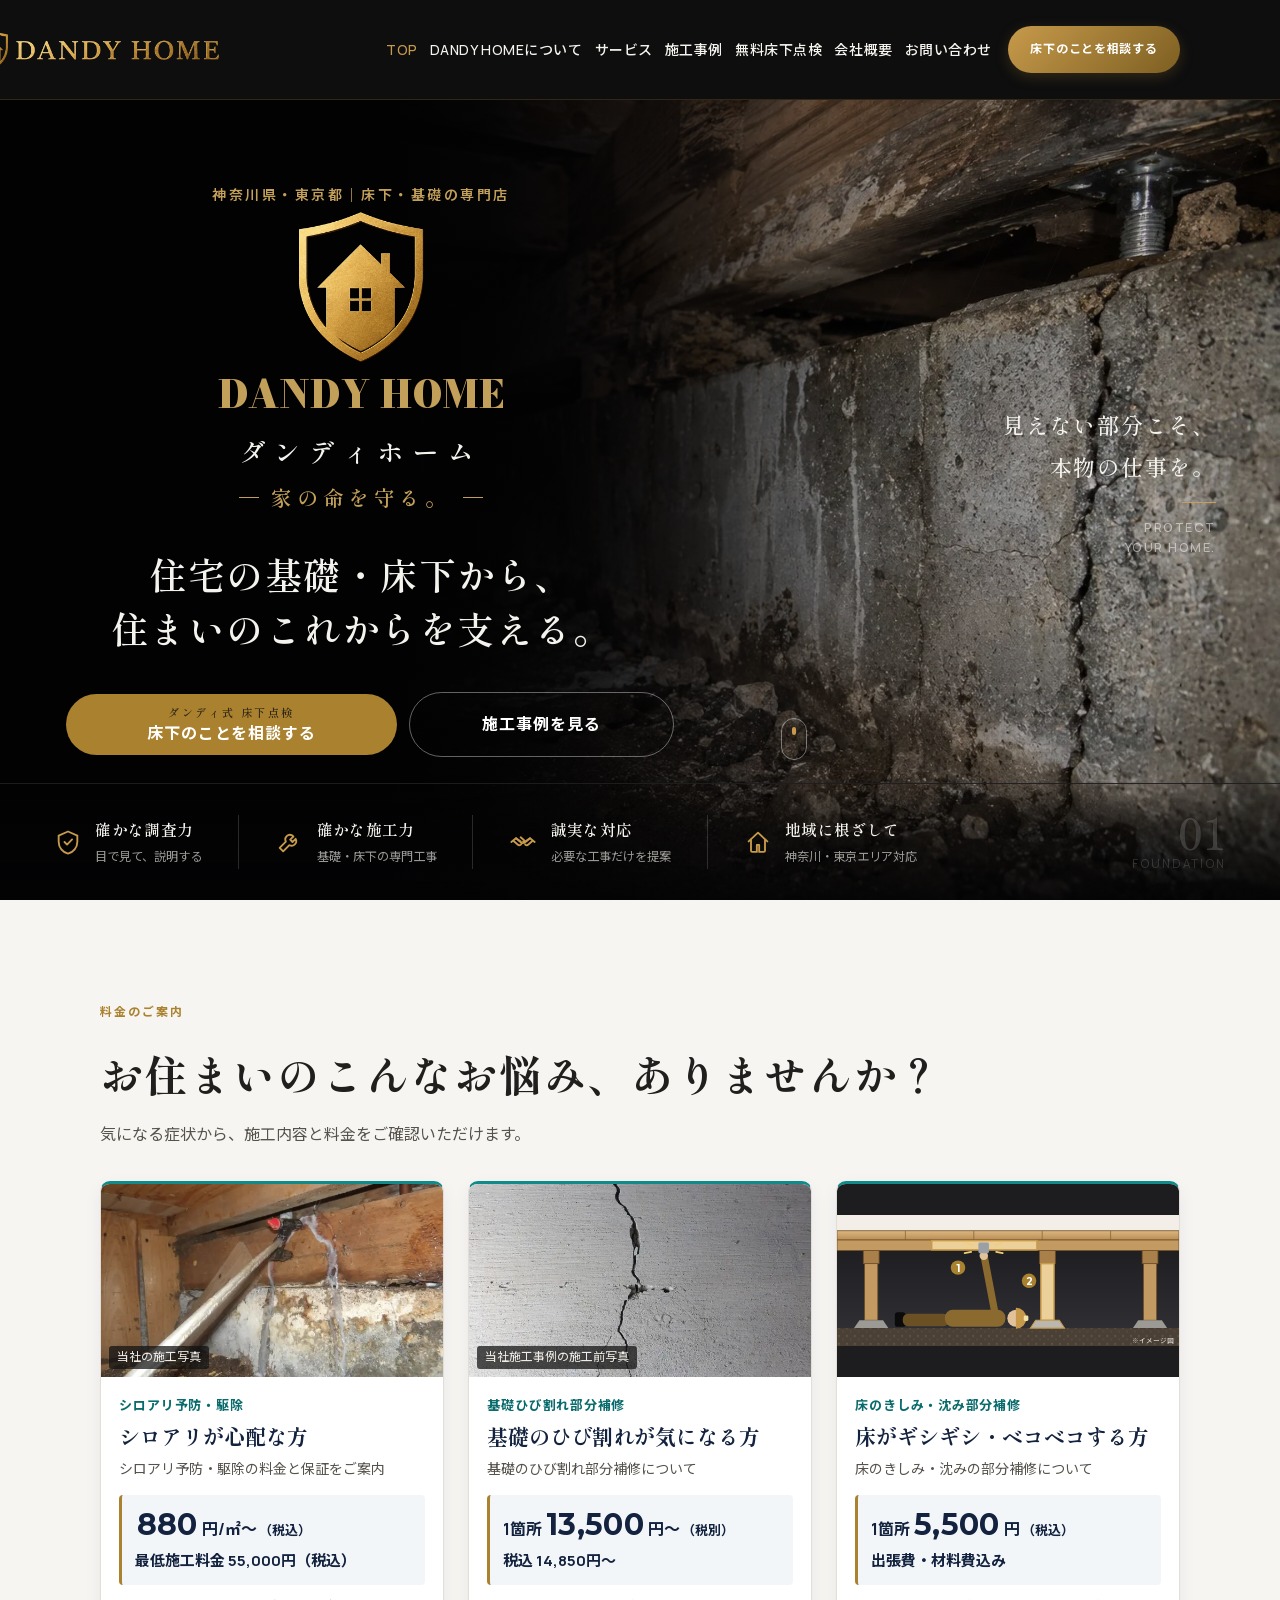
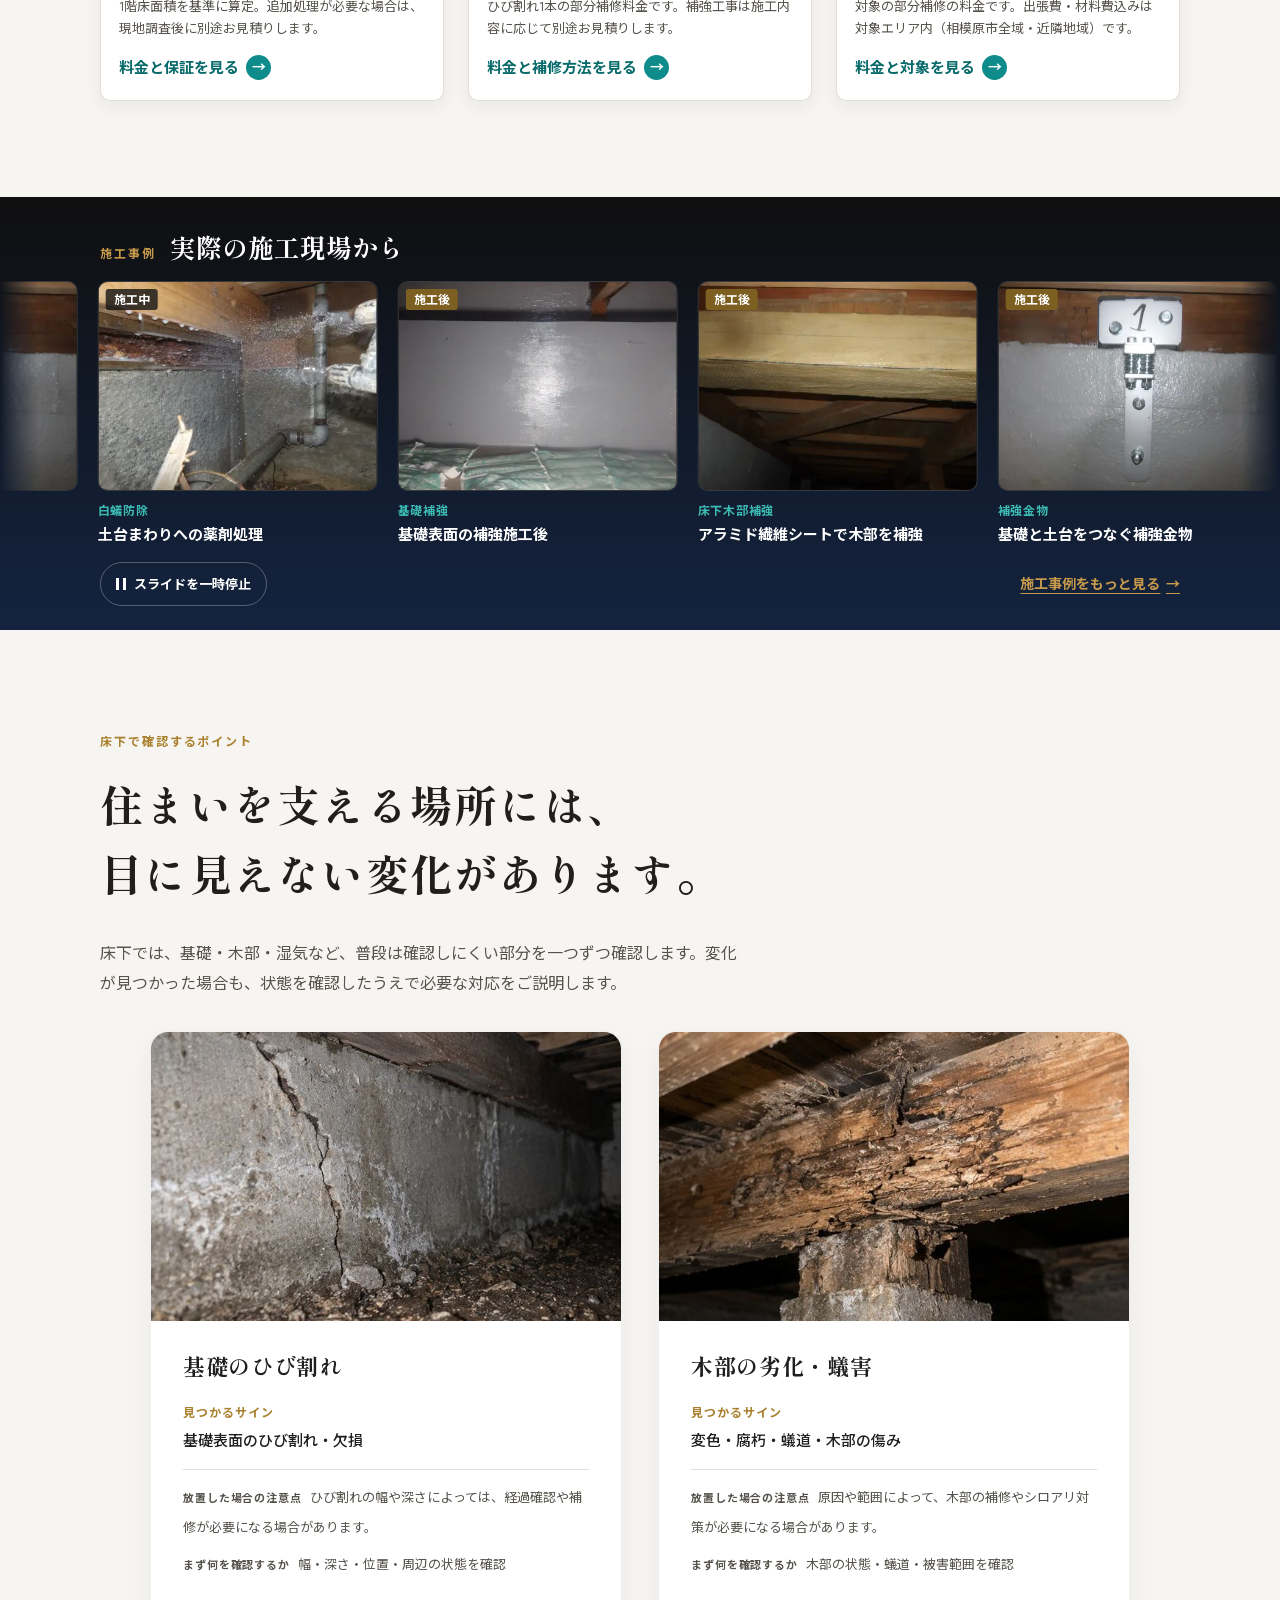
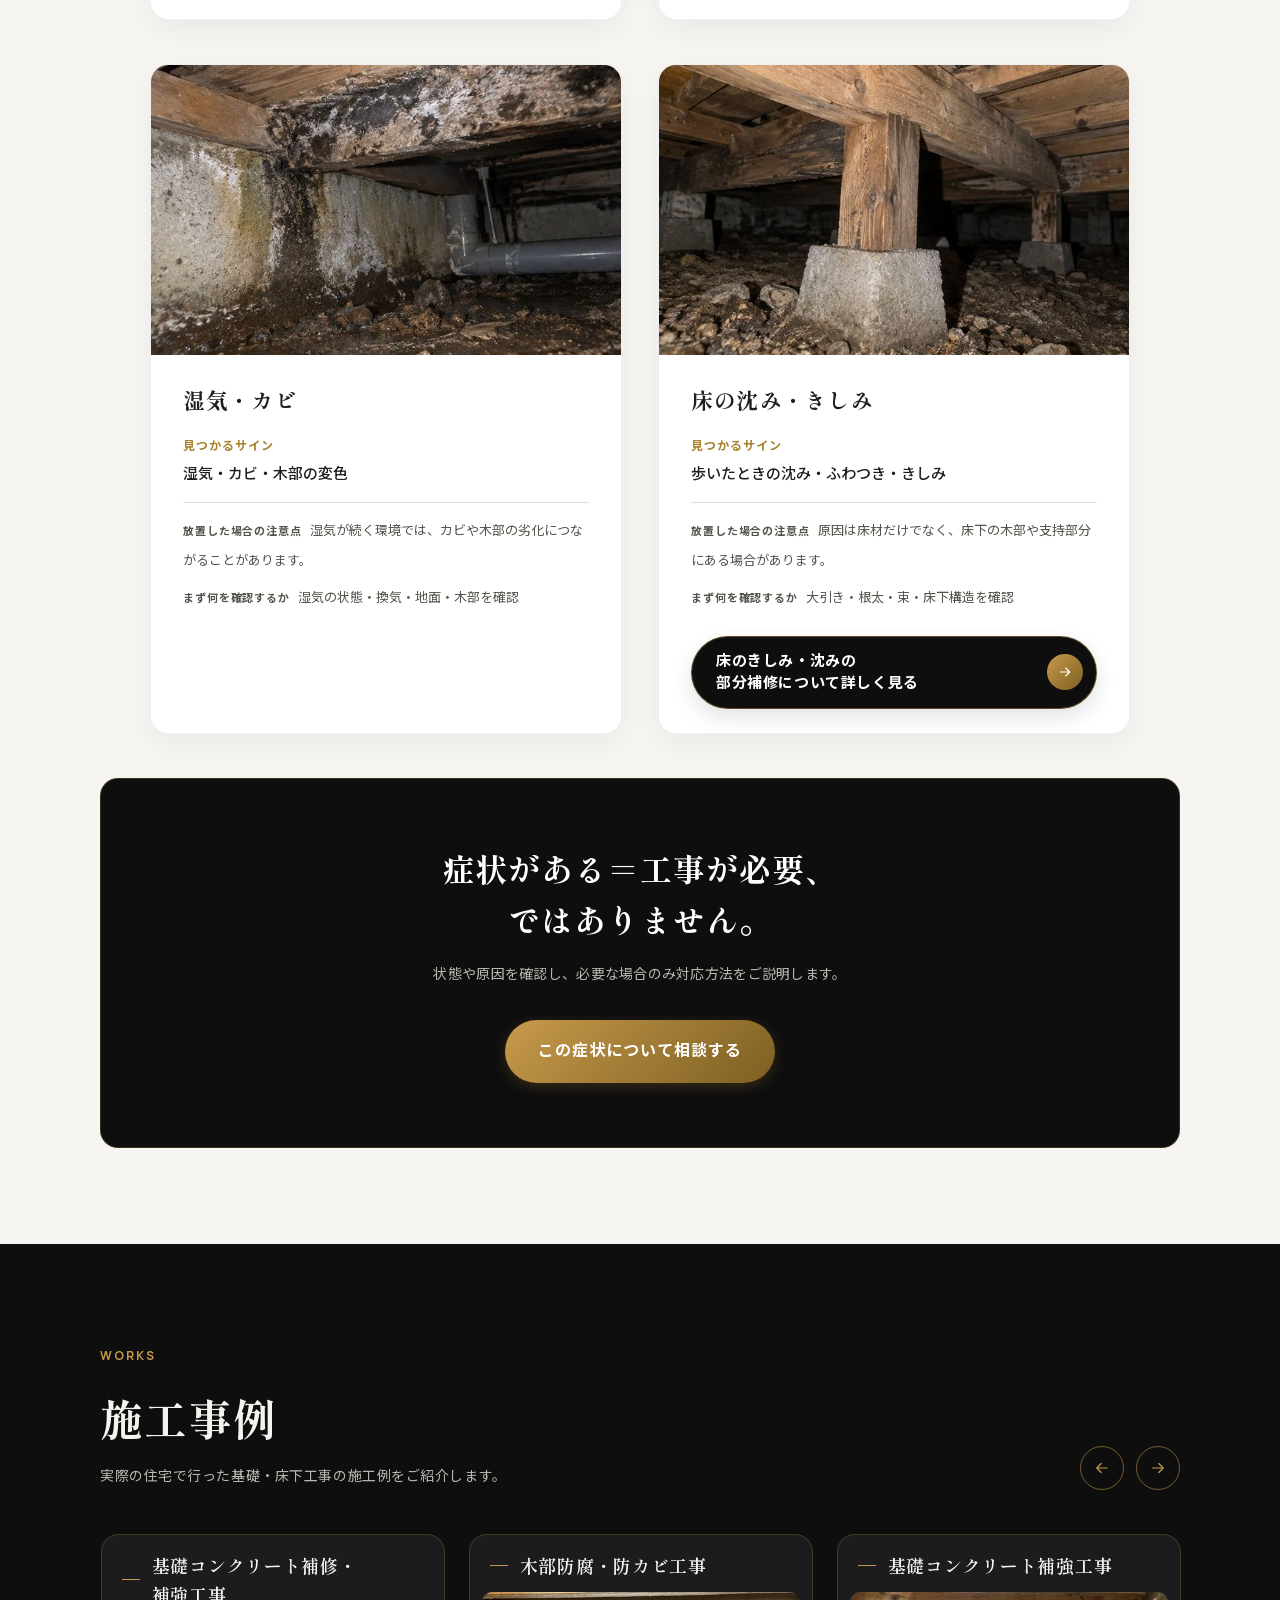
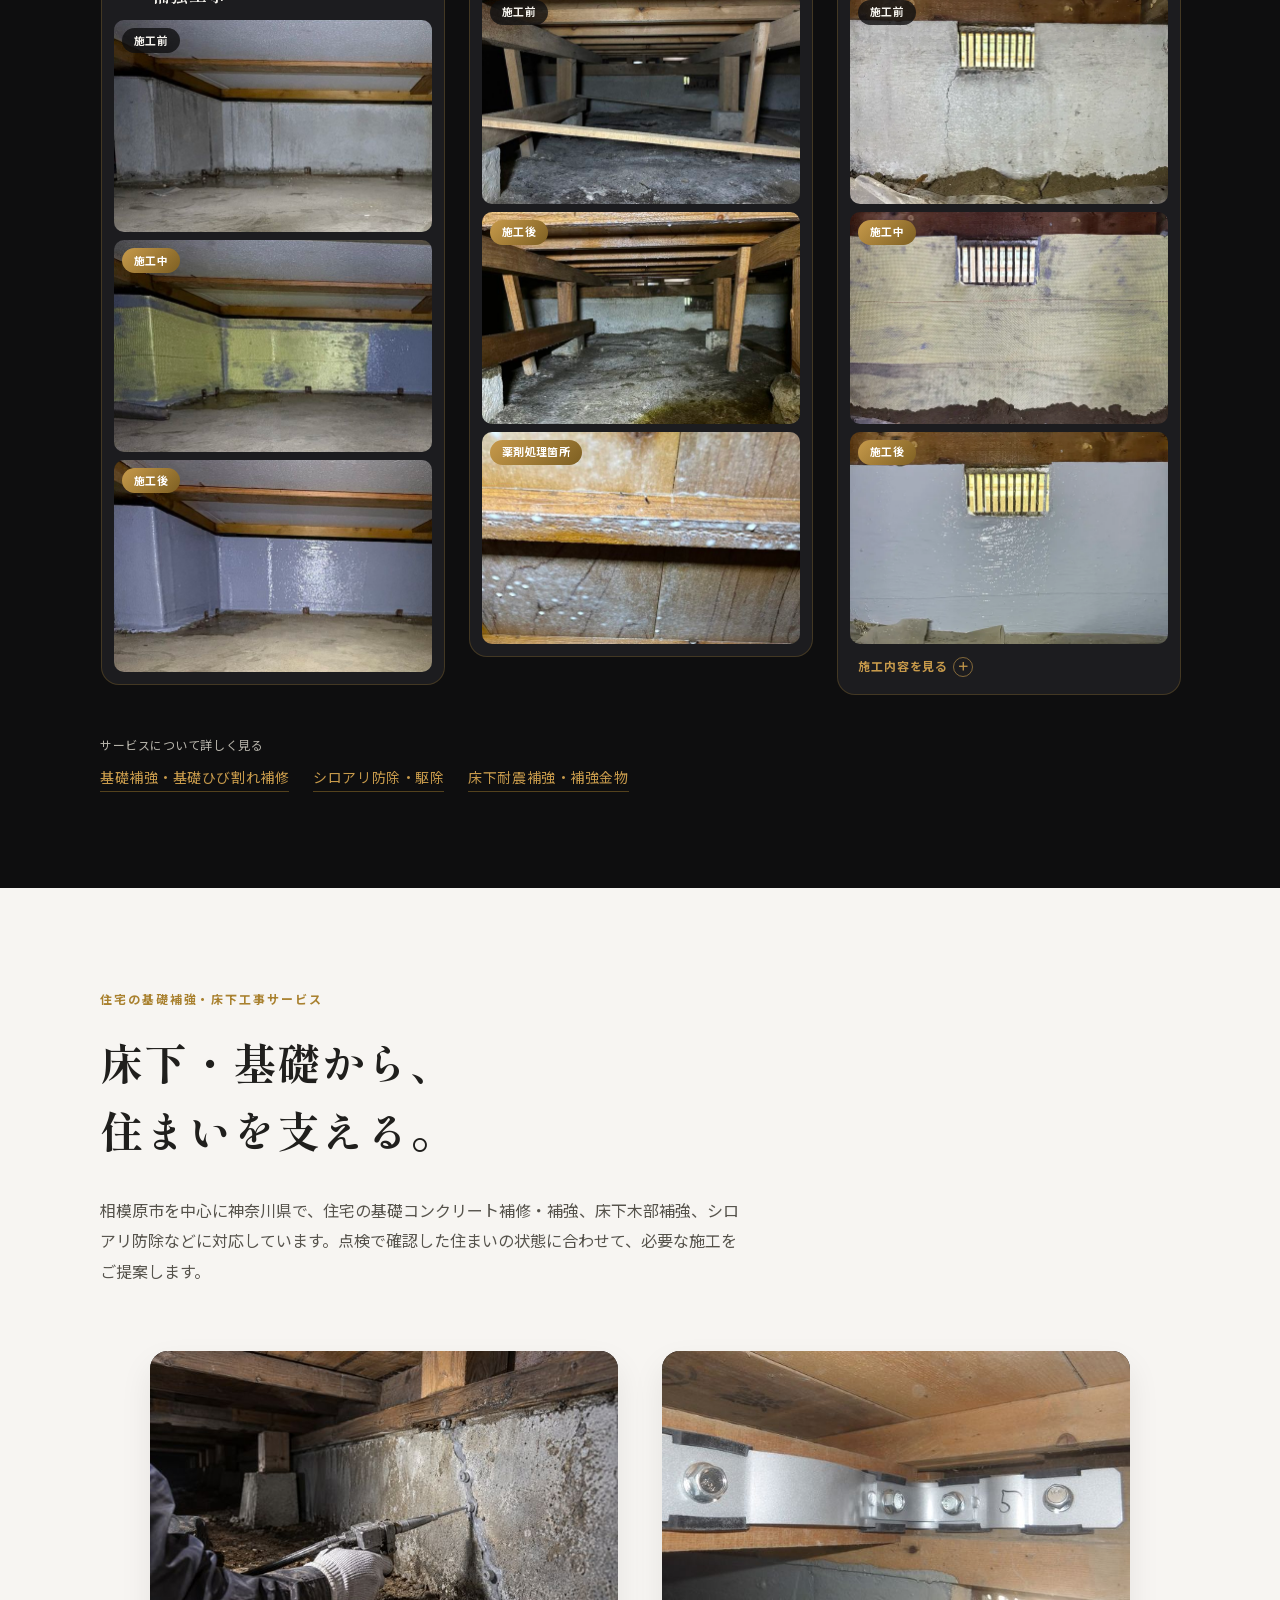
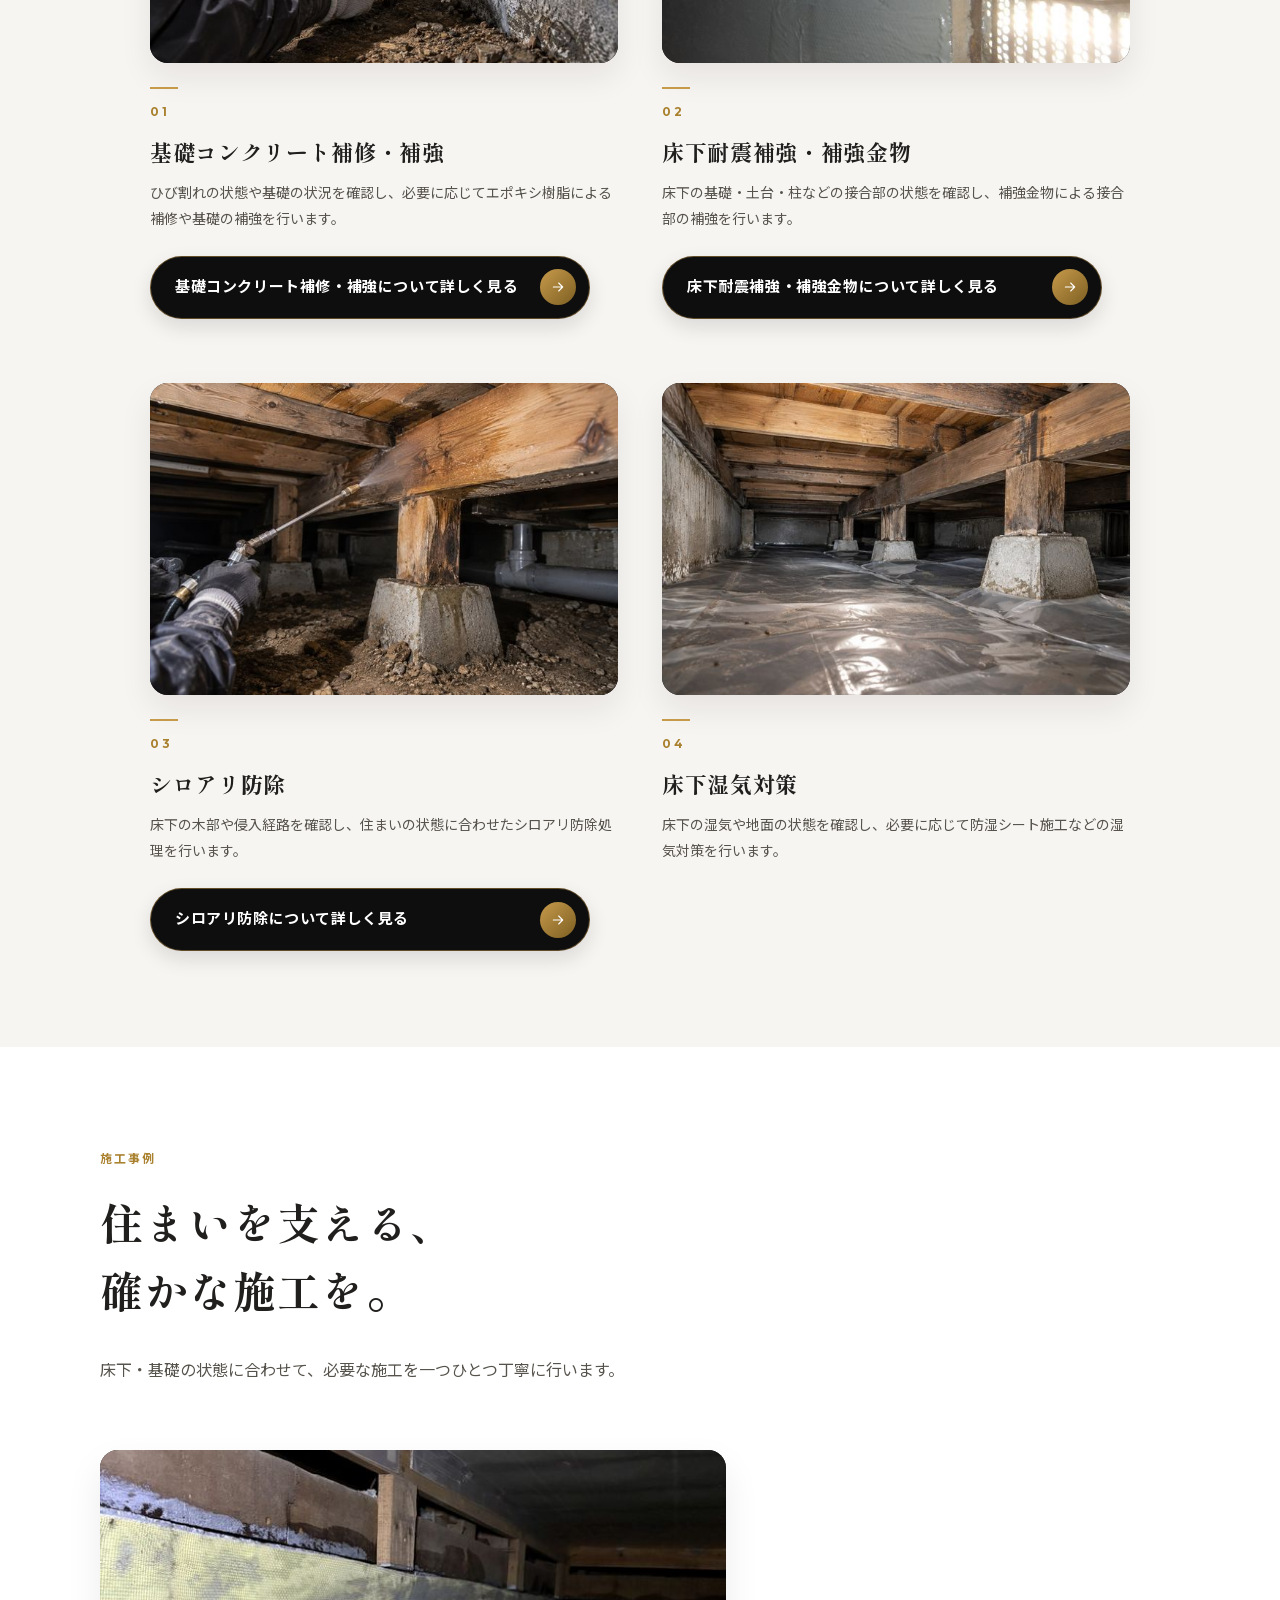
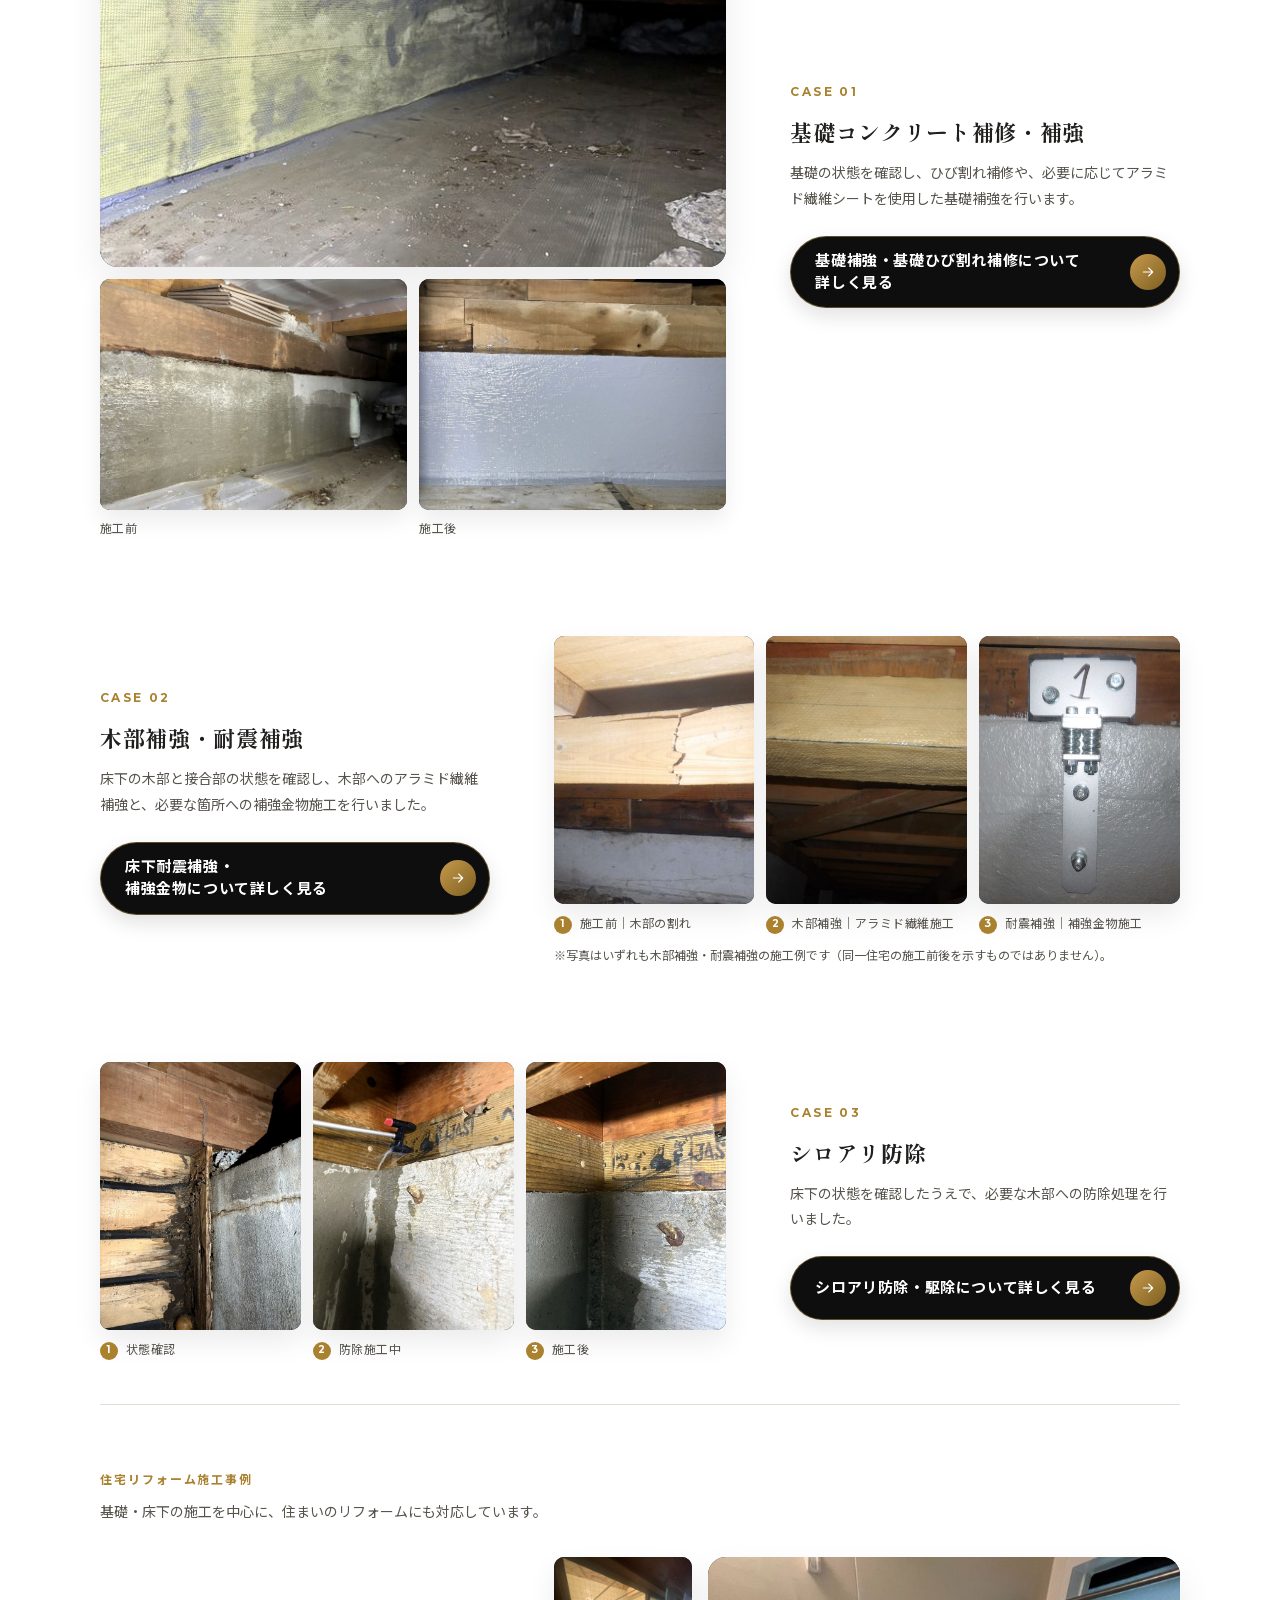
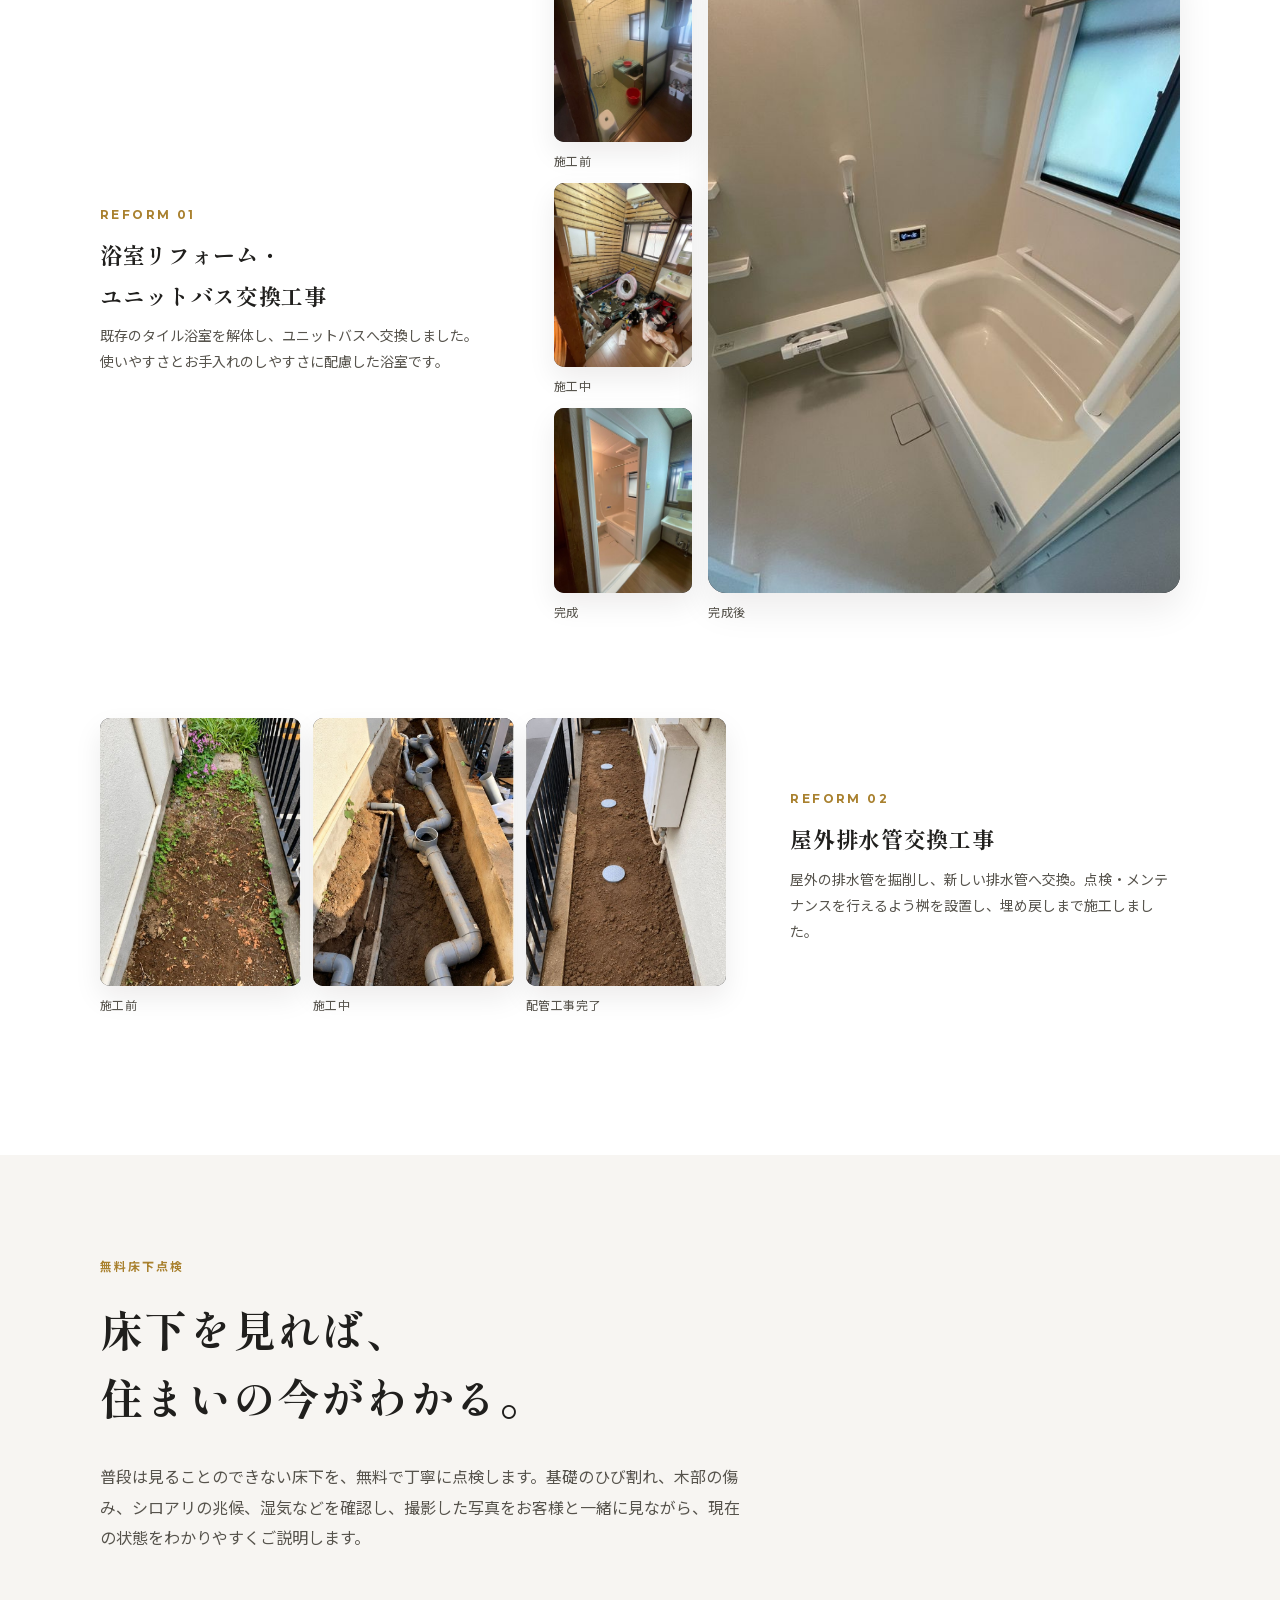
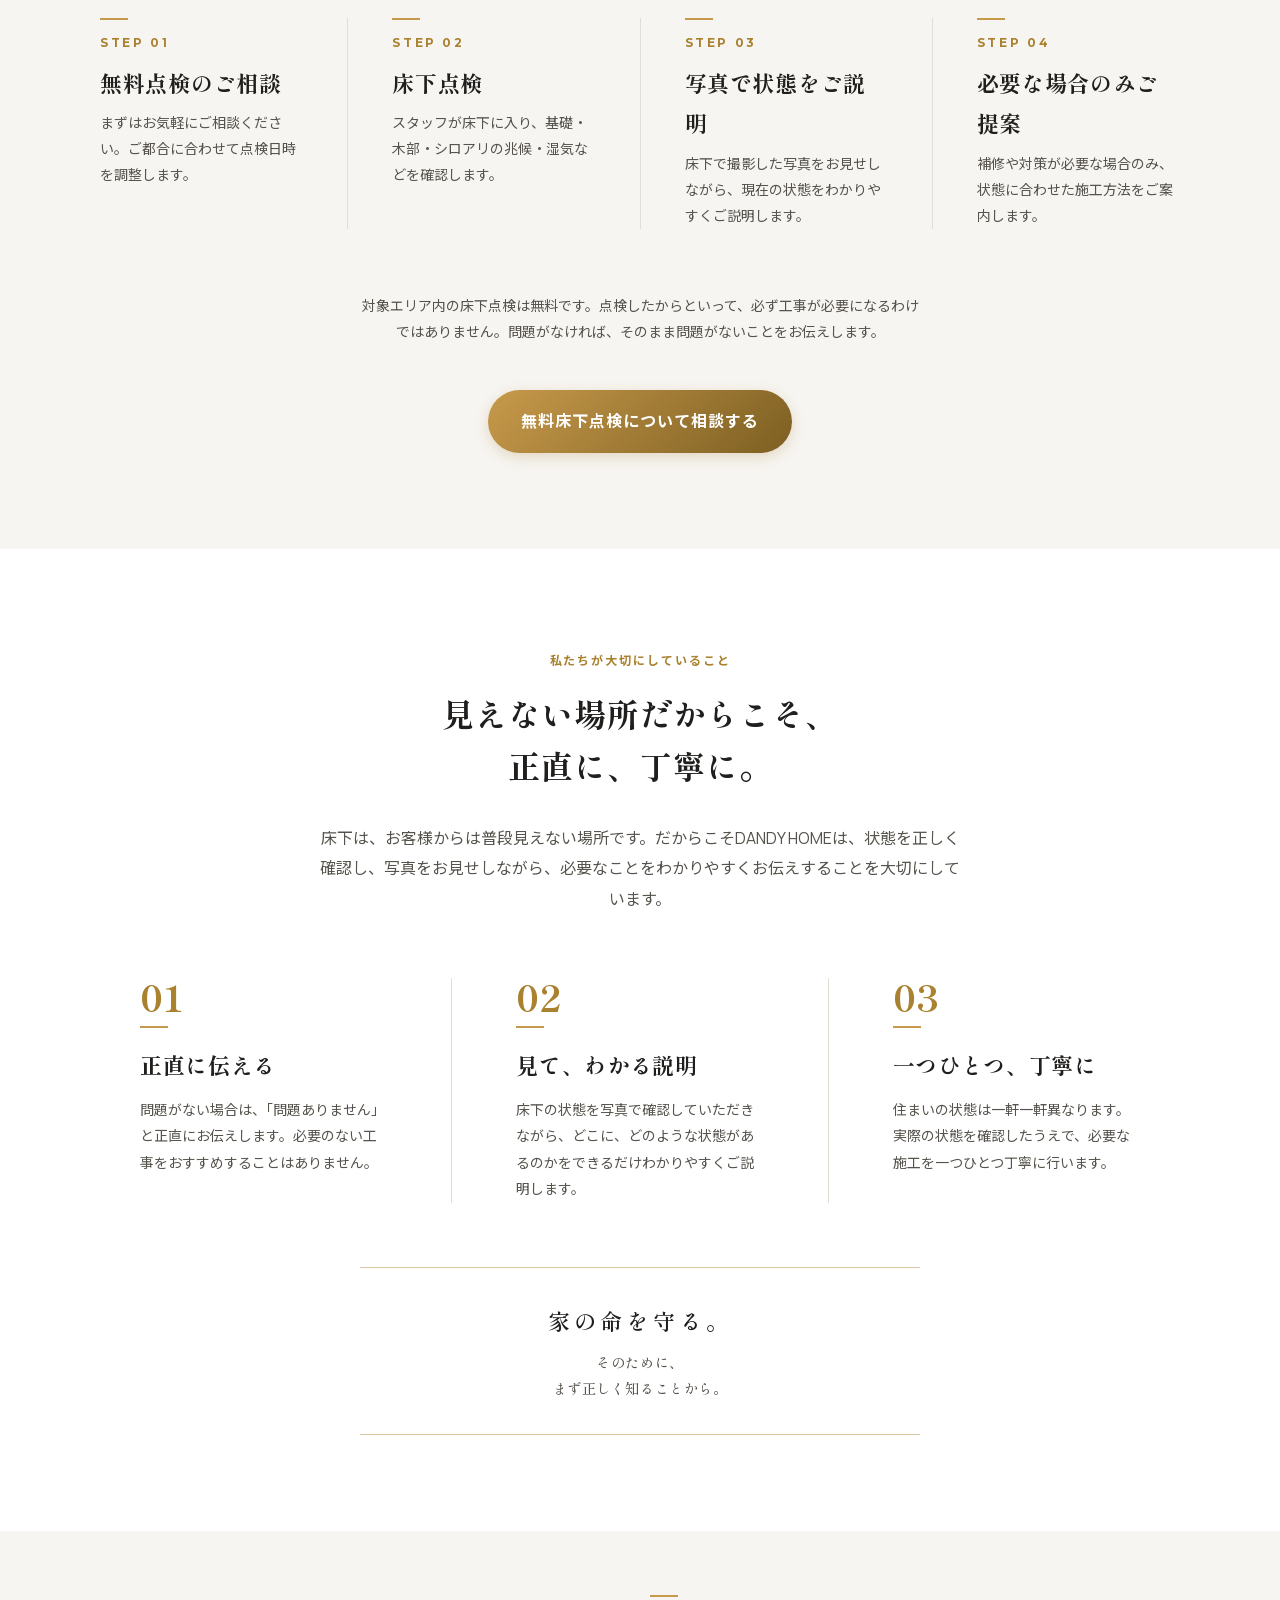
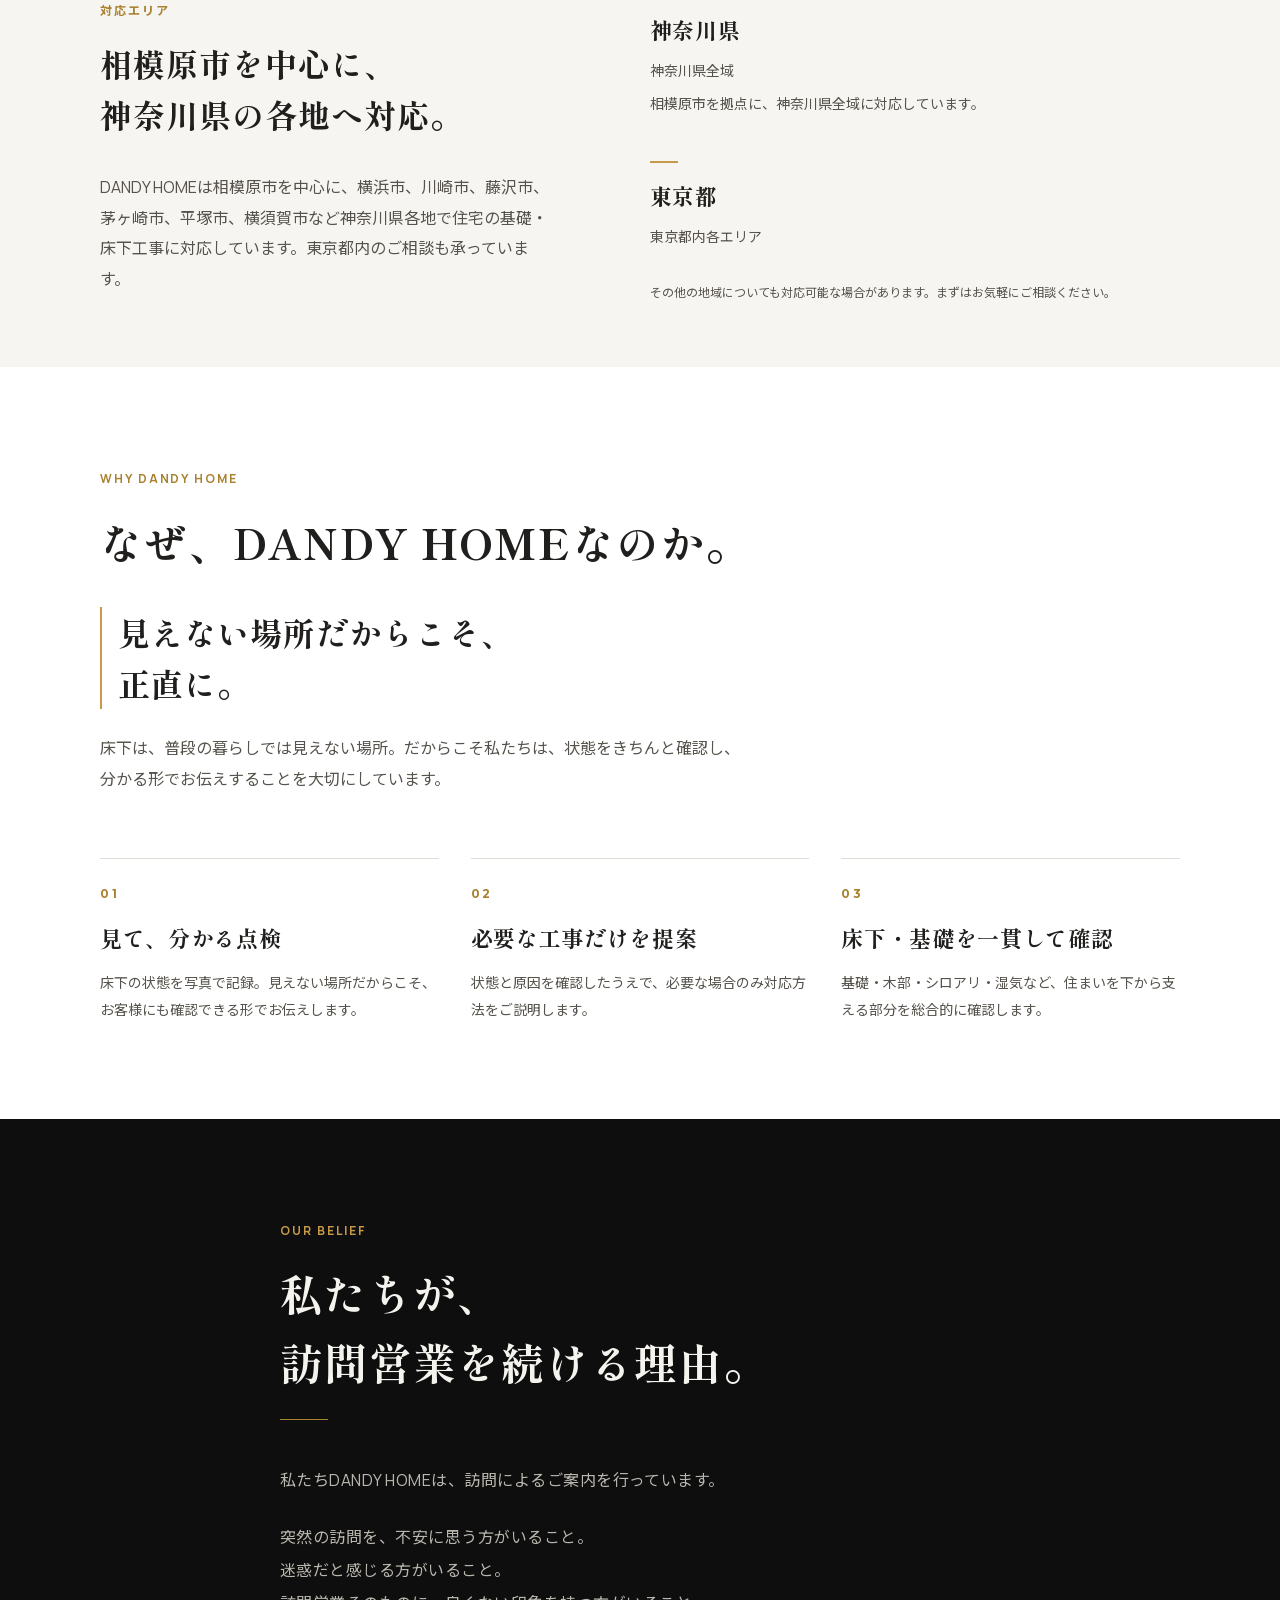
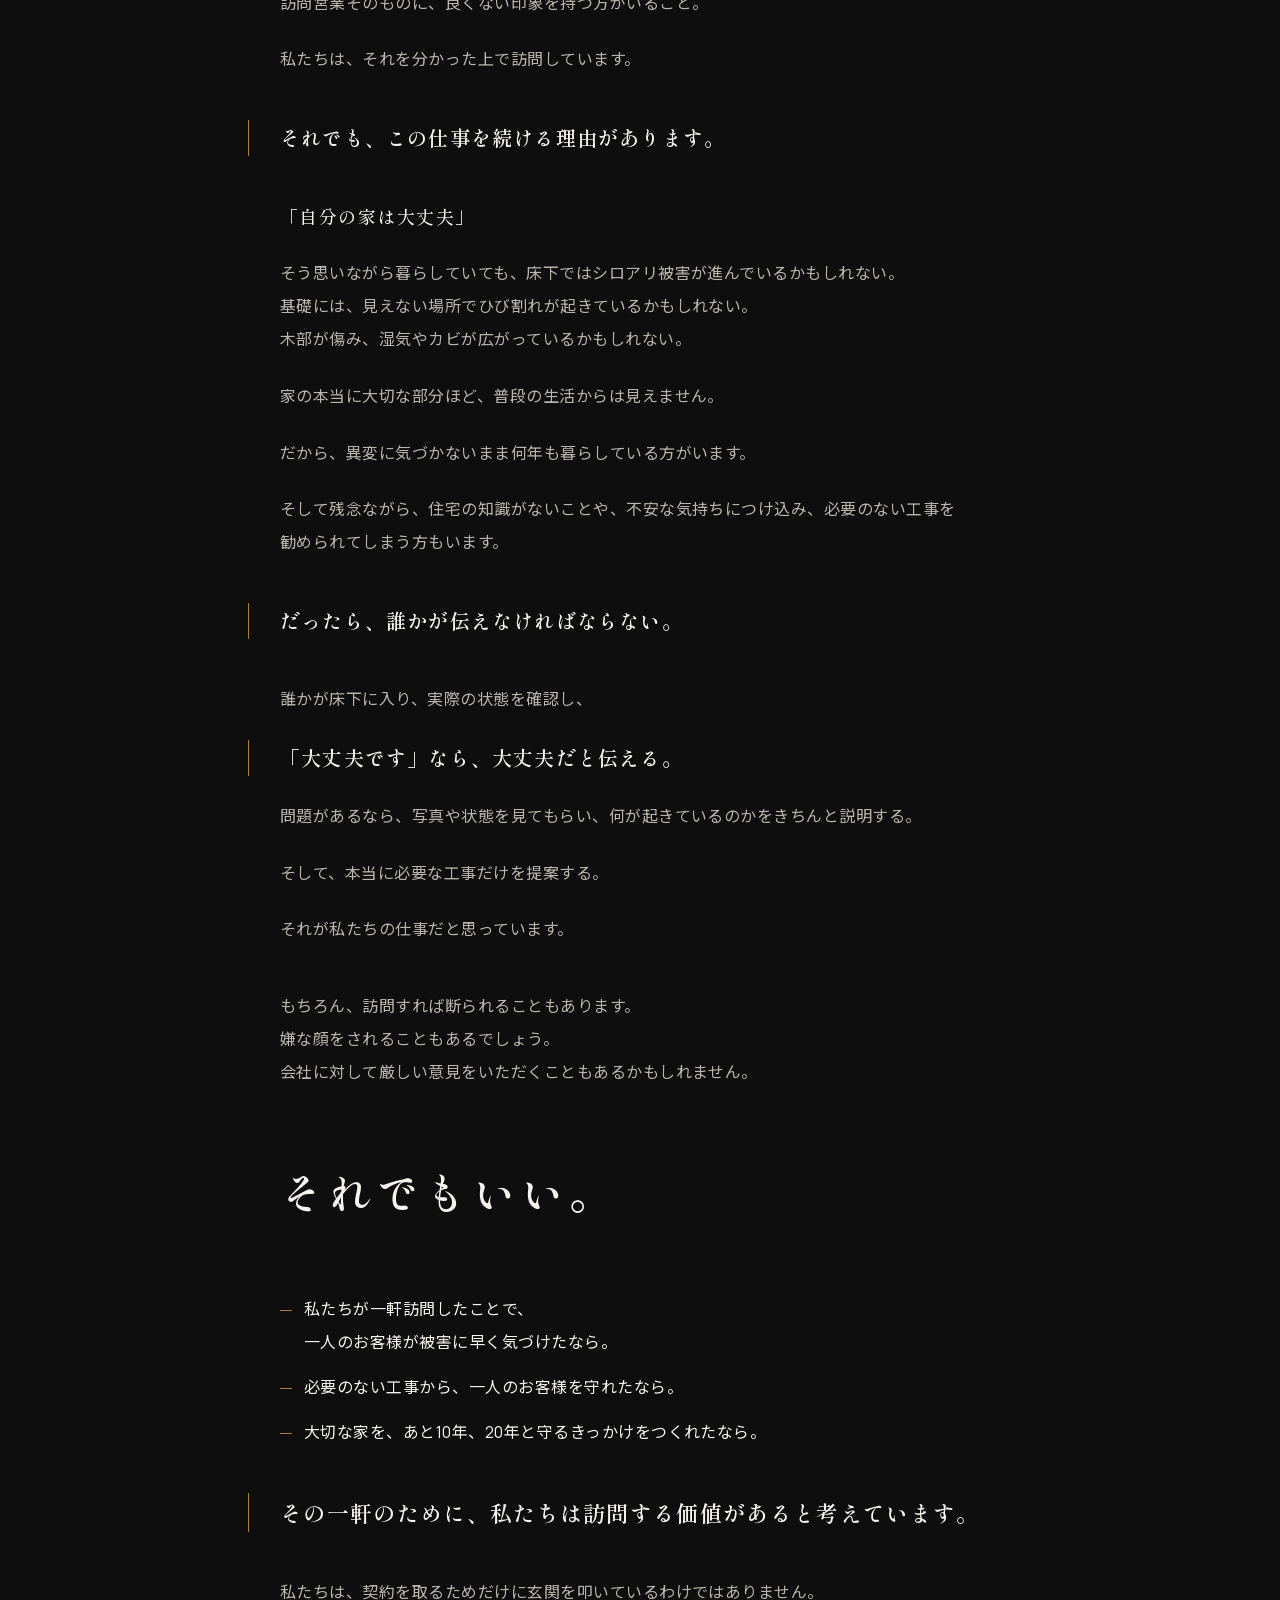
<file: index.html>
<!DOCTYPE html>
<html lang="ja">
<head>
  <meta charset="UTF-8">
  <meta name="viewport" content="width=device-width, initial-scale=1, viewport-fit=cover">
  <title>住宅の基礎補強・床下工事ならDANDY HOME｜相模原・神奈川</title>
  <meta name="description" content="相模原市を中心に神奈川県で住宅の基礎コンクリート補修・補強、床下木部補強、シロアリ防除、床下耐震補強に対応するDANDY HOME。住まいの基礎・床下を点検し、状態に合わせた施工をご提案します。">
  <link rel="canonical" href="https://dandyland.co.jp/">
  <meta name="theme-color" content="#1a1a1a">
  <meta name="robots" content="index, follow">

  <!-- OGP -->
  <meta property="og:type" content="website">
  <meta property="og:site_name" content="DANDY HOME">
  <meta property="og:title" content="住宅の基礎補強・床下工事ならDANDY HOME｜相模原・神奈川">
  <meta property="og:description" content="相模原市を中心に神奈川県で住宅の基礎コンクリート補修・補強、床下木部補強、シロアリ防除、床下耐震補強に対応するDANDY HOME。住まいの基礎・床下を点検し、状態に合わせた施工をご提案します。">
  <meta property="og:url" content="https://dandyland.co.jp/">
  <meta property="og:image" content="https://dandyland.co.jp/images/ogp/ogp-default.jpg">
  <meta property="og:locale" content="ja_JP">

  <!-- Twitter Card -->
  <meta name="twitter:card" content="summary_large_image">
  <meta name="twitter:title" content="住宅の基礎補強・床下工事ならDANDY HOME｜相模原・神奈川">
  <meta name="twitter:description" content="相模原市を中心に神奈川県で住宅の基礎コンクリート補修・補強、床下木部補強、シロアリ防除、床下耐震補強に対応するDANDY HOME。住まいの基礎・床下を点検し、状態に合わせた施工をご提案します。">
  <meta name="twitter:image" content="https://dandyland.co.jp/images/ogp/ogp-default.jpg">

  <link rel="icon" href="/favicon.ico" sizes="any">
  <link rel="apple-touch-icon" href="/images/apple-touch-icon.png">

  <!-- ファーストビュー背景（LCP）を先に読み込む。CSSと同じく767px以下はスマホ用の写真。
       css/style.css の @supports と同じ条件で WebP / JPEG を選び、CSSが実際に使う写真だけを
       読み込む（条件がずれると写真を二重に読み込むため、変更時は両方をそろえる）。
       フォントのCSSより前に置き、その読み込みを待たずにすぐ実行させる -->
  <script>
    (function () {
      var webp = !!(window.CSS && CSS.supports && CSS.supports('background-image', 'image-set(url("a.webp") type("image/webp"))'));
      [['/images/hero/hero-foundation-mobile', '(max-width: 767px)'], ['/images/hero/hero-foundation', '(min-width: 768px)']].forEach(function (p) {
        var l = document.createElement('link');
        l.rel = 'preload';
        l.as = 'image';
        l.href = p[0] + (webp ? '.webp' : '.jpg');
        l.media = p[1];
        l.setAttribute('fetchpriority', 'high');
        document.head.appendChild(l);
      });
    })();
  </script>
  <noscript>
    <link rel="preload" as="image" href="/images/hero/hero-foundation-mobile.webp" type="image/webp" media="(max-width: 767px)" fetchpriority="high">
    <link rel="preload" as="image" href="/images/hero/hero-foundation.webp" type="image/webp" media="(min-width: 768px)" fetchpriority="high">
  </noscript>

  <!-- Typography: 欧文はMontserrat（ロゴ・見出し英数字）/ Manrope（本文欧文）、和文は Shippori Mincho（大見出し）/ Noto Sans JP（本文）。高級住宅ブランドとしての重厚感・品格を意図したフォント選定。
       2026-09-23 追記：PC版Heroの「DANDY HOME」表示用に、完成基準画像と比較して選定したクラシックセリフ（Bodoni Moda）を追加。既存の4書体（Montserrat/Manrope/Shippori Mincho/Noto Sans JP）の読み込み・用途は変更していない（追加のみ）。 -->
  <!-- Webフォントは /fonts/ から自社配信（サイトで使う文字だけのサブセット＋予備フォント）。
       文字を追加・変更したときは _tools/fonts/README.md の手順でサブセットを作り直す -->
  <link rel="stylesheet" href="/fonts/fonts.css" media="print" id="site-fonts">
  <script>
    (function () {
      // 読み込みの順番：ファーストビュー写真 → Webフォント → 予備フォントのCSS・画面外の写真。
      // 写真の読み込みが終わってからWebフォントを有効にし（写真の読み込みが失敗・停止した場合の保険として最長8秒）、
      // Webフォントの読み込みが終わったら（最長5秒）予備フォントのCSSを読み込んで firstviewloaded を知らせる
      var sheet = document.getElementById('site-fonts'), on = false, ready = false;
      function fontsOn() {
        if (on) return;
        on = true;
        sheet.media = 'all';
        requestAnimationFrame(function () { requestAnimationFrame(function () { document.fonts.ready.then(afterFonts); }); });
        setTimeout(afterFonts, 5000);
      }
      function afterFonts() {
        if (ready) return;
        ready = true;
        var l = document.createElement('link');
        l.rel = 'stylesheet';
        l.href = '/fonts/fonts-fallback.css';
        sheet.parentNode.insertBefore(l, sheet);
        window.firstViewLoaded = true;
        dispatchEvent(new Event('firstviewloaded'));
      }
      var hero = [].filter.call(document.querySelectorAll('link[rel="preload"][as="image"]'), function (l) { return matchMedia(l.media || 'all').matches; })[0];
      if (hero) { hero.addEventListener('load', fontsOn); hero.addEventListener('error', fontsOn); }
      else {
        // 背景写真のpreloadがないページは、最初の画面に表示される写真の読み込みを待つ
        document.addEventListener('DOMContentLoaded', function () {
          var wait = [].filter.call(document.images, function (img) {
            var r = img.getBoundingClientRect();
            return !img.complete && r.width > 0 && r.top < innerHeight && r.bottom > 0;
          });
          var left = wait.length;
          if (!left) return fontsOn();
          wait.forEach(function (img) {
            function done() { if (--left === 0) fontsOn(); }
            img.addEventListener('load', done); img.addEventListener('error', done);
          });
        });
      }
      setTimeout(fontsOn, 8000);
    })();
  </script>
  <noscript><link rel="stylesheet" href="/fonts/fonts-fallback.css"><link rel="stylesheet" href="/fonts/fonts.css"></noscript>

  <link rel="stylesheet" href="/css/style.css?v=20261028-1">

  <!-- 構造化データ（LocalBusiness）。会社情報確定に応じ src/templates/layout.js の
       buildStructuredData() が自動生成します。 -->
  <script type="application/ld+json">
{
  "@context": "https://schema.org",
  "@type": "HomeAndConstructionBusiness",
  "@id": "https://dandyland.co.jp/#business",
  "name": "DANDY HOME",
  "alternateName": "ダンディホーム",
  "legalName": "株式会社DANDY LAND",
  "description": "DANDY HOMEは神奈川県・東京都を中心に、築40〜50年前後の木造戸建住宅の床下・基礎補修を専門とする住宅事業ブランドです。無料床下点検で住まいの状態を正確に確認し、必要な工事だけを分かりやすくご提案します。",
  "url": "https://dandyland.co.jp/",
  "telephone": "+81-42-816-3369",
  "areaServed": [
    "神奈川県",
    "東京都"
  ],
  "address": {
    "@type": "PostalAddress",
    "addressCountry": "JP",
    "addressRegion": "神奈川県",
    "addressLocality": "相模原市中央区",
    "streetAddress": "中央6-6-13-402"
  }
}
  </script>

  <!-- Google アナリティクス 4（測定ID：G-KM2DSV4JS6）
       ・本番ドメイン（https://dandyland.co.jp）のときだけタグを読み込み、送信する。
         ローカル確認・プレビュー等ではページビューを含めて一切送信しない。
       ・同じページで二重に読み込まれても、2回目以降は何もしない（二重送信の防止）。
       ・電話・LINEのクリック（phone_click / line_click）とフォーム送信成功（generate_lead）は
         js/main.js から送る。フォームの入力内容・相談の種類はGA4に送らない。 -->
  <script>
    (function () {
      if (window.__dandyGa4Loaded) return;
      if (location.protocol !== 'https:' || location.hostname !== 'dandyland.co.jp') return;
      window.__dandyGa4Loaded = true;
      window.dataLayer = window.dataLayer || [];
      window.gtag = function () { window.dataLayer.push(arguments); };
      window.gtag('js', new Date());
      window.gtag('config', 'G-KM2DSV4JS6');
      var s = document.createElement('script');
      s.async = true;
      s.src = 'https://www.googletagmanager.com/gtag/js?id=G-KM2DSV4JS6';
      document.head.appendChild(s);
    })();
  </script>
</head>
<body>
  <a class="skip-link" href="#main-content">本文へスキップ</a>

  
  <header class="site-header" id="site-header">
    <div class="container site-header__inner">
      <a href="/#top" class="brand" aria-label="DANDY HOME トップへ">
        <span
          class="brand__icon"
          style="background-image: url('/images/logo/dandy-home-logo.png'); background-image: image-set(url('/images/logo/dandy-home-logo.webp') type('image/webp'), url('/images/logo/dandy-home-logo.png') type('image/png'));"
          role="img"
          aria-label="DANDY HOME（ダンディホーム）"
        ></span>
        <span
          class="brand__wordmark"
          style="background-image: url('/images/logo/dandy-home-logo.png'); background-image: image-set(url('/images/logo/dandy-home-logo.webp') type('image/webp'), url('/images/logo/dandy-home-logo.png') type('image/png'));"
          aria-hidden="true"
        ></span>
      </a>

      <nav class="main-nav" id="main-nav" aria-label="主要ナビゲーション">
        <ul class="main-nav__list">
          <li><a href="/#top" class="nav-link">TOP</a></li><li><a href="/#why-dandy-home" class="nav-link">DANDY HOMEについて</a></li><li><a href="/#capabilities" class="nav-link">サービス</a></li><li class="main-nav__sub"><a href="/foundation-repair/" class="nav-link nav-link--sub">基礎補強・基礎ひび割れ補修</a></li><li class="main-nav__sub"><a href="/foundation-crack/" class="nav-link nav-link--sub"><span class="sp-phrase">基礎ひび割れ</span> <span class="sp-phrase">部分補修</span></a></li><li class="main-nav__sub"><a href="/termite/" class="nav-link nav-link--sub">シロアリ防除・駆除</a></li><li class="main-nav__sub"><a href="/underfloor-repair/" class="nav-link nav-link--sub">床下耐震補強・補強金物</a></li><li class="main-nav__sub"><a href="/floor-repair/" class="nav-link nav-link--sub"><span class="sp-phrase">床のきしみ・沈み</span> <span class="sp-phrase">部分補修</span></a></li><li><a href="/#case-studies-preview" class="nav-link">施工事例</a></li><li><a href="/#inspection" class="nav-link">無料床下点検</a></li><li><a href="/#company" class="nav-link">会社概要</a></li><li><a href="/#contact" class="nav-link">お問い合わせ</a></li>
        </ul>
        <a href="/#contact" class="btn btn--primary btn--nav">床下のことを相談する</a>
      </nav>

      <button
        type="button"
        class="nav-toggle"
        id="nav-toggle"
        aria-expanded="false"
        aria-controls="main-nav"
        aria-label="メニューを開く"
      >
        <span class="nav-toggle__icon nav-toggle__icon--open"><span class="icon " aria-hidden="true"><svg viewBox="0 0 24 24" fill="none" stroke="currentColor" stroke-width="1.6" stroke-linecap="round" stroke-linejoin="round"><path d="M3 6h18M3 12h18M3 18h18"/></svg></span></span>
        <span class="nav-toggle__icon nav-toggle__icon--close"><span class="icon " aria-hidden="true"><svg viewBox="0 0 24 24" fill="none" stroke="currentColor" stroke-width="1.6" stroke-linecap="round" stroke-linejoin="round"><path d="M5 5l14 14M19 5L5 19"/></svg></span></span>
      </button>
    </div>
  </header>
  <div class="nav-overlay" id="nav-overlay" hidden></div>

  <main id="main-content">
    
  <section class="hero" id="top">
    <div class="hero__bg" style="--hero-bg-pc: url('/images/hero/hero-foundation.jpg');--hero-bg-mobile: url('/images/hero/hero-foundation-mobile.jpg');--hero-bg-pc-webp: image-set(url('/images/hero/hero-foundation.webp') type('image/webp'), url('/images/hero/hero-foundation.jpg') type('image/jpeg'));--hero-bg-mobile-webp: image-set(url('/images/hero/hero-foundation-mobile.webp') type('image/webp'), url('/images/hero/hero-foundation-mobile.jpg') type('image/jpeg'));" aria-hidden="true"></div>
    <div class="hero__overlay" aria-hidden="true"></div>

    <div class="hero__inner">
      <p class="hero__eyebrow"><span class="sp-phrase">神奈川県・東京都｜</span><span class="sp-phrase">床下・基礎の専門店</span></p>

      <picture>
        <source type="image/webp" srcset="/images/logo/dandy-home-logo.webp">
        <img
          class="hero__logo"
          fetchpriority="high"
          src="/images/logo/dandy-home-logo.png"
          alt="DANDY HOME（ダンディホーム）"
          width="800"
          height="720"
        >
      </picture>

      <div class="hero__pc-brand">
        <span
          class="hero__pc-brand-icon"
          style="background-image: url('/images/logo/dandy-home-logo.png'); background-image: image-set(url('/images/logo/dandy-home-logo.webp') type('image/webp'), url('/images/logo/dandy-home-logo.png') type('image/png'));"
          role="img"
          aria-label="DANDY HOME（ダンディホーム）"
        ></span>
        <p class="hero__pc-brand-word">DANDY HOME</p>
      </div>

      <p class="hero__brandtext">
        <span class="hero__brandtext-kana">ダンディホーム</span>
        <span class="hero__brandtext-tagline">
          <span class="hero__brandtext-tagline-line" aria-hidden="true"></span>
          <span class="hero__brandtext-tagline-text">家の命を守る。</span>
          <span class="hero__brandtext-tagline-line" aria-hidden="true"></span>
        </span>
      </p>

      <h1 class="hero__lead">
        住宅の基礎・床下から、<br>
        住まいの<wbr>これからを支える。
      </h1>

      <div class="hero__cta">
        <a href="#contact" class="btn btn--primary btn--large hero__cta-stack"><span class="hero__cta-eyebrow">ダンディ式 床下点検</span><span class="hero__cta-label">床下のことを相談する</span></a>
        <a href="#works-title" class="btn btn--outline btn--large">施工事例を見る</a>
      </div>
    </div>

    <div class="hero__side-copy">
      <p class="hero__side-copy-text">見えない部分こそ、<br>本物の仕事を。</p>
      <span class="hero__side-copy-line" aria-hidden="true"></span>
      <p class="hero__side-copy-sub">PROTECT<br>YOUR HOME.</p>
    </div>

    <a href="#symptom-check" class="hero__scroll" aria-label="次のセクションへ">
      <span></span>
    </a>

    
    <div class="hero-infobar">
      <div class="hero-infobar__inner">
        <ul class="hero-infobar__list">
          
      <li class="hero-infobar__item">
        <span class="hero-infobar__icon"><span class="icon " aria-hidden="true"><svg viewBox="0 0 24 24" fill="none" stroke="currentColor" stroke-width="1.6" stroke-linecap="round" stroke-linejoin="round"><path d="M12 3l8 3.5v5.2c0 5.1-3.4 9.1-8 10.3-4.6-1.2-8-5.2-8-10.3V6.5L12 3z"/><path d="M9 12l2.2 2.2L15.5 9.8"/></svg></span></span>
        <span class="hero-infobar__text">
          <span class="hero-infobar__title">確かな調査力</span>
          <span class="hero-infobar__desc">目で見て、説明する</span>
        </span>
      </li>
      <li class="hero-infobar__item">
        <span class="hero-infobar__icon"><span class="icon " aria-hidden="true"><svg viewBox="0 0 24 24" fill="none" stroke="currentColor" stroke-width="1.6" stroke-linecap="round" stroke-linejoin="round"><path d="M14.7 6.3a4 4 0 0 0-5.4 5.4L4 17l3 3 5.3-5.3a4 4 0 0 0 5.4-5.4l-2.7 2.7-2-2 2.8-2.7z"/></svg></span></span>
        <span class="hero-infobar__text">
          <span class="hero-infobar__title">確かな施工力</span>
          <span class="hero-infobar__desc">基礎・床下の専門工事</span>
        </span>
      </li>
      <li class="hero-infobar__item">
        <span class="hero-infobar__icon"><span class="icon " aria-hidden="true"><svg viewBox="0 0 24 24" fill="none" stroke="currentColor" stroke-width="1.6" stroke-linecap="round" stroke-linejoin="round"><path d="M2 12l4-3.2 4 2.8M22 12l-4-3.2-4 2.8"/><path d="M6 8.8l4.6 3.8a1.6 1.6 0 0 0 2.3-.2 1.5 1.5 0 0 0-.2-2.1L10 8"/><path d="M18 8.8l-4.6 3.8-1.3-1"/><path d="M4 11.2l3.4 3a2 2 0 0 0 2.7 0l.4-.4M20 11.2l-3.4 3a2 2 0 0 1-2.7 0"/></svg></span></span>
        <span class="hero-infobar__text">
          <span class="hero-infobar__title">誠実な対応</span>
          <span class="hero-infobar__desc">必要な工事だけを提案</span>
        </span>
      </li>
      <li class="hero-infobar__item">
        <span class="hero-infobar__icon"><span class="icon " aria-hidden="true"><svg viewBox="0 0 24 24" fill="none" stroke="currentColor" stroke-width="1.6" stroke-linecap="round" stroke-linejoin="round"><path d="M4 11.5L12 4l8 7.5"/><path d="M6 10v9.5a1 1 0 0 0 1 1h4v-6h2v6h4a1 1 0 0 0 1-1V10"/></svg></span></span>
        <span class="hero-infobar__text">
          <span class="hero-infobar__title">地域に根ざして</span>
          <span class="hero-infobar__desc">神奈川・東京エリア対応</span>
        </span>
      </li>
        </ul>
        <p class="hero-infobar__corner" aria-hidden="true">
          <span class="hero-infobar__corner-num">01</span>
          <span class="hero-infobar__corner-label">FOUNDATION</span>
        </p>
      </div>
    </div>
  </section>

  <!-- 料金ページへの導線（2026-11-17 追加）。症状から3つの料金LPへ進めるようにする。
       ・料金は各LPの確定表記と同じ（白蟻：880円/㎡〜・最低55,000円（税込）／基礎ひび割れ：1箇所13,500円〜（税別）・税込14,850円〜／床：1箇所5,500円（税込））。
         各LPの料金を変えたときは、ここも必ず合わせる。
       ・カード全体をクリックできる（見出しのリンクを ::after でカード全面に広げる）。読み上げのリンク名は見出しのみ。
       ・スタイルは css/home-lp-links.css（css/style.css は変更しない）。ファーストビューの表示を遅らせないよう、このセクションの直前で読み込む。 -->
  <link rel="stylesheet" href="/css/home-lp-links.css?v=20261117-1">
  <section class="section hl" id="price-menu" aria-labelledby="hl-title">
    <div class="container">
      <p class="section-eyebrow">料金のご案内</p>
      <h2 class="section-title hl__title" id="hl-title"><span class="sp-phrase">お住まいの</span><span class="sp-phrase">こんなお悩み、</span><span class="sp-phrase">ありませんか？</span></h2>
      <p class="hl__lead">気になる症状から、施工内容と料金をご確認いただけます。</p>
      <ul class="hl__cards">
        <li class="hl-card">
          <div class="hl-card__media">
            <img src="/images/shiroari/shiroari-hero-640.webp" srcset="/images/shiroari/shiroari-hero-640.webp 640w, /images/shiroari/shiroari-hero-1000.webp 1000w" sizes="(min-width: 1120px) 340px, (min-width: 1024px) calc(33vw - 34px), (min-width: 600px) 560px, calc(100vw - 40px)" alt="床下の木部と基礎まわりに薬剤を処理している施工中の様子" width="640" height="480" loading="lazy" decoding="async">
            <span class="hl-card__label">当社の施工写真</span>
          </div>
          <div class="hl-card__body">
            <p class="hl-card__tag">シロアリ予防・駆除</p>
            <h3 class="hl-card__title"><a class="hl-card__link" href="/shiroari/" data-ga-event="select_content" data-ga-content-id="termite_lp" data-ga-position="home_price_menu">シロアリが心配な方</a></h3>
            <p class="hl-card__desc">シロアリ予防・駆除の料金と保証をご案内</p>
            <div class="hl-card__price">
              <p class="hl-card__main"><b>880</b>円/㎡〜<span>（税込）</span></p>
              <p class="hl-card__sub">最低施工料金 55,000円（税込）</p>
            </div>
            <p class="hl-card__note">1階床面積を基準に算定。追加処理が必要な場合は、現地調査後に別途お見積りします。</p>
            <p class="hl-card__more" aria-hidden="true">料金と保証を見る<span class="hl-card__arrow">→</span></p>
          </div>
        </li>
        <li class="hl-card">
          <div class="hl-card__media">
            <img src="/images/foundation-crack/crack-hero-640.webp" srcset="/images/foundation-crack/crack-hero-640.webp 640w, /images/foundation-crack/crack-hero-960.webp 960w" sizes="(min-width: 1120px) 340px, (min-width: 1024px) calc(33vw - 34px), (min-width: 600px) 560px, calc(100vw - 40px)" alt="床下の基礎コンクリートに入った縦方向のひび割れ" width="640" height="480" loading="lazy" decoding="async">
            <span class="hl-card__label">当社施工事例の施工前写真</span>
          </div>
          <div class="hl-card__body">
            <p class="hl-card__tag">基礎ひび割れ部分補修</p>
            <h3 class="hl-card__title"><a class="hl-card__link" href="/foundation-crack/" data-ga-event="select_content" data-ga-content-id="foundation_crack_lp" data-ga-position="home_price_menu">基礎のひび割れが気になる方</a></h3>
            <p class="hl-card__desc">基礎のひび割れ部分補修について</p>
            <div class="hl-card__price">
              <p class="hl-card__main">1箇所<b>13,500</b>円〜<span>（税別）</span></p>
              <p class="hl-card__sub">税込 14,850円〜</p>
            </div>
            <p class="hl-card__note">ひび割れ1本の部分補修料金です。補強工事は施工内容に応じて別途お見積りします。</p>
            <p class="hl-card__more" aria-hidden="true">料金と補修方法を見る<span class="hl-card__arrow">→</span></p>
          </div>
        </li>
        <li class="hl-card">
          <div class="hl-card__media hl-card__media--illust">
            <svg class="hl-card__svg" viewBox="0 0 260 100" preserveAspectRatio="xMidYMid meet" role="img" aria-label="床下にもぐり、既存の根太に新しい根太を添わせて補強し、新しい床束を設置して支える様子の断面イラスト（イメージ図）"><defs><pattern id="hl-ground" width="6" height="6" patternUnits="userSpaceOnUse"><rect width="6" height="6" fill="#4b4036"/><circle cx="1.5" cy="2" r=".7" fill="#6b5b4b"/><circle cx="4.5" cy="4.6" r=".6" fill="#5e5043"/></pattern><linearGradient id="hl-wood" x1="0" y1="0" x2="0" y2="1"><stop offset="0" stop-color="#dcb780"/><stop offset="1" stop-color="#b98d55"/></linearGradient><linearGradient id="hl-under" x1="0" y1="0" x2="0" y2="1"><stop offset="0" stop-color="#1d1d20"/><stop offset="1" stop-color="#2e2e33"/></linearGradient></defs>
          <rect width="260" height="12" fill="#f3efe8"/>
          <rect y="19" width="260" height="67" fill="url(#hl-under)"/>
          <rect y="86" width="260" height="14" fill="url(#hl-ground)"/>
          <rect y="12" width="260" height="7" fill="url(#hl-wood)" stroke="#7a5a30" stroke-width=".6"/>
          <path d="M52 12v7M104 12v7M156 12v7M208 12v7" stroke="#8a6638" stroke-width=".6"/>
          <rect y="19" width="260" height="8" fill="#c39a62" stroke="#6e5029" stroke-width=".6"/>
          <!-- 追加した根太（既存の根太に添わせて固定） -->
          <rect x="72" y="19.5" width="80" height="7" fill="#ecd09a" stroke="#c79a4b" stroke-width="1.1"/>
          <g fill="#a97f4a" stroke="#6e5029" stroke-width=".6"><rect x="20" y="27" width="12" height="10"/><rect x="154" y="27" width="12" height="10"/><rect x="232" y="27" width="12" height="10"/></g>
          <g fill="#c39a62" stroke="#6e5029" stroke-width=".6"><rect x="21" y="37" width="10" height="43"/><rect x="233" y="37" width="10" height="43"/></g>
          <g fill="#9c9a94"><path d="M17 80h18l4 6h-26z"/><path d="M229 80h18l4 6h-26z"/></g>
          <!-- 新しく設置した床束（1本） -->
          <rect x="155" y="37" width="10" height="43" fill="#ecd09a" stroke="#c79a4b" stroke-width="1.1"/>
          <path d="M151 80h18l4 6h-26z" fill="#b9b7b0" stroke="#c79a4b" stroke-width=".8"/>
          <circle cx="146" cy="50" r="5.5" fill="#a9812f"/><text x="146" y="53.2" text-anchor="middle" font-family="Montserrat, sans-serif" font-weight="700" font-size="8" fill="#fff">2</text>

          <!-- 床下で作業する人（仰向け） -->
          <rect x="44" y="74" width="8" height="11" rx="2" fill="#0b0b0c"/>
          <rect x="50" y="75" width="35" height="9.5" rx="4" fill="#6a5023"/>
          <rect x="82" y="72" width="46" height="13" rx="6" fill="#8a6a2e"/>
          <circle cx="136" cy="78.5" r="6.5" fill="#e2c29a"/>
          <path d="M136 70.5 A8 8 0 0 1 136 86.5 Z" fill="#c79a4b"/>
          <rect x="142" y="76.5" width="3.5" height="4" rx="1" fill="#f3e3a6"/>
          <path d="M120 74 L112 32" stroke="#8a6a2e" stroke-width="5.5" stroke-linecap="round"/>
          <circle cx="111.6" cy="31" r="3.2" fill="#e2c29a"/>
          <rect x="107.5" y="21" width="8" height="8" rx="1" fill="#9aa0a6"/>
          <g stroke="#f0cf7a" stroke-width="1.3" stroke-linecap="round"><path d="M103 23 l-5 -2"/><path d="M120 23 l5 -2"/><path d="M102 28 l-5 1"/><path d="M121 28 l5 1"/></g>
          <circle cx="92" cy="40" r="5.5" fill="#a9812f"/><text x="92" y="43.2" text-anchor="middle" font-family="Montserrat, sans-serif" font-weight="700" font-size="8" fill="#fff">1</text>
          <text x="256" y="97" text-anchor="end" font-family="Noto Sans JP, sans-serif" font-weight="500" font-size="5" fill="#e9e6e0" opacity=".85">※イメージ図</text>
        </svg>
          </div>
          <div class="hl-card__body">
            <p class="hl-card__tag">床のきしみ・沈み部分補修</p>
            <h3 class="hl-card__title"><a class="hl-card__link" href="/floor-repair/" data-ga-event="select_content" data-ga-content-id="floor_repair_lp" data-ga-position="home_price_menu">床がギシギシ・ベコベコする方</a></h3>
            <p class="hl-card__desc">床のきしみ・沈みの部分補修について</p>
            <div class="hl-card__price">
              <p class="hl-card__main">1箇所<b>5,500</b>円<span>（税込）</span></p>
              <p class="hl-card__sub">出張費・材料費込み</p>
            </div>
            <p class="hl-card__note">対象の部分補修の料金です。出張費・材料費込みは対象エリア内（相模原市全域・近隣地域）です。</p>
            <p class="hl-card__more" aria-hidden="true">料金と対象を見る<span class="hl-card__arrow">→</span></p>
          </div>
        </li>
      </ul>
    </div>
  </section>

  <!-- 施工事例の自動ループスライダー（2026-11-18 追加）。自社の施工写真のみ（説明は既存サイトの写真説明に基づく）。
       動きは js/home-works-loop.js、見た目は css/home-works-strip.css。JavaScriptが無効のときは横スクロールで4枚を見られる。 -->
  <link rel="stylesheet" href="/css/home-works-strip.css?v=20261118-1">
  <section class="hw" id="works-strip" aria-labelledby="hw-title">
    <div class="container">
      <div class="hw__head">
        <p class="section-eyebrow section-eyebrow--light">施工事例</p>
        <h2 class="hw__title" id="hw-title">実際の施工現場から</h2>
      </div>
    </div>
    <div class="hw__scroller" tabindex="0" aria-label="施工事例の写真（横にスクロールできます）">
      <ul class="hw__track">
          <li class="hw-card">
            <figure class="hw-card__media">
              <img src="/images/home-works/termite-480.webp" srcset="/images/home-works/termite-480.webp 480w, /images/home-works/termite-640.webp 640w" sizes="(min-width: 1120px) 262px, (min-width: 1024px) calc(25vw - 30px), (min-width: 600px) 300px, 74vw" alt="被害のある土台まわりに薬剤を散布している施工中の様子" width="640" height="480" loading="lazy" decoding="async">
              <figcaption class="hw-card__label">施工中</figcaption>
            </figure>
            <p class="hw-card__tag">白蟻防除</p>
            <p class="hw-card__title">土台まわりへの薬剤処理</p>
          </li>
          <li class="hw-card">
            <figure class="hw-card__media">
              <img src="/images/home-works/foundation-after-480.webp" srcset="/images/home-works/foundation-after-480.webp 480w, /images/home-works/foundation-after-640.webp 640w" sizes="(min-width: 1120px) 262px, (min-width: 1024px) calc(25vw - 30px), (min-width: 600px) 300px, 74vw" alt="補強施工後、グレーに仕上がった基礎表面" width="640" height="480" loading="lazy" decoding="async">
              <figcaption class="hw-card__label is-after">施工後</figcaption>
            </figure>
            <p class="hw-card__tag">基礎補強</p>
            <p class="hw-card__title">基礎表面の補強施工後</p>
          </li>
          <li class="hw-card">
            <figure class="hw-card__media">
              <img src="/images/home-works/wood-480.webp" srcset="/images/home-works/wood-480.webp 480w, /images/home-works/wood-640.webp 640w" sizes="(min-width: 1120px) 262px, (min-width: 1024px) calc(25vw - 30px), (min-width: 600px) 300px, 74vw" alt="アラミド繊維シートで補強した床下の木部" width="640" height="480" loading="lazy" decoding="async">
              <figcaption class="hw-card__label is-after">施工後</figcaption>
            </figure>
            <p class="hw-card__tag">床下木部補強</p>
            <p class="hw-card__title">アラミド繊維シートで木部を補強</p>
          </li>
          <li class="hw-card">
            <figure class="hw-card__media">
              <img src="/images/home-works/hardware-480.webp" srcset="/images/home-works/hardware-480.webp 480w, /images/home-works/hardware-640.webp 640w" sizes="(min-width: 1120px) 262px, (min-width: 1024px) calc(25vw - 30px), (min-width: 600px) 300px, 74vw" alt="基礎と土台の間に縦方向に施工した補強金物" width="640" height="480" loading="lazy" decoding="async">
              <figcaption class="hw-card__label is-after">施工後</figcaption>
            </figure>
            <p class="hw-card__tag">補強金物</p>
            <p class="hw-card__title">基礎と土台をつなぐ補強金物</p>
          </li>
      </ul>
    </div>
    <div class="container">
      <p class="hw__more"><a href="#works">施工事例をもっと見る<span aria-hidden="true">→</span></a></p>
    </div>
  </section>
  <script src="/js/home-works-loop.js?v=20261118-1" defer></script>

  <section class="section symptom-detail" id="symptom-check">
    <div class="container">
      <p class="section-eyebrow">床下で確認するポイント</p>
      <h2 class="section-title"><span class="sp-phrase">住まいを支える</span><span class="sp-phrase">場所には、</span><br>目に見えない変化<br class="symptom-detail__title-break">があります。</h2>
      <p class="symptom-detail__lead">
        床下では、基礎・木部・湿気など、普段は確認しにくい部分を一つずつ確認します。変化が見つかった場合も、状態を確認したうえで必要な対応をご説明します。
      </p>

      <script>
        // 画面外にある症状写真は、ファーストビュー（背景写真・ロゴ・フォント）の読み込みが終わってから
        // （firstviewloaded、最長8秒）読み込む。写真が画面に近づいた場合はその時点ですぐ読み込む。
        // 写真の枠（.symptom-detail-card__photo）は縦横比が固定のため、読み込みの前後で配置は変わらない。
        // JavaScriptが無効な場合は通常どおり読み込まれる
        (function () {
          var lead = document.querySelector('.symptom-detail__lead');
          if (!lead || window.firstViewLoaded || lead.getBoundingClientRect().bottom < innerHeight) return;
          var hold = document.createElement('style');
          hold.textContent = '.symptom-detail-grid img{display:none}';
          document.head.appendChild(hold);
          function release() { if (hold.parentNode) hold.parentNode.removeChild(hold); }
          addEventListener('firstviewloaded', release);
          setTimeout(release, 8000);
          document.addEventListener('DOMContentLoaded', function () {
            if (!('IntersectionObserver' in window)) return;
            var io = new IntersectionObserver(function (entries) {
              if (entries.some(function (e) { return e.isIntersecting; })) { io.disconnect(); release(); }
            }, { rootMargin: '200px 0px' });
            [].forEach.call(document.querySelectorAll('.symptom-detail-card__photo'), function (el) { io.observe(el); });
          });
        })();
      </script>
      <ul class="symptom-detail-grid">
        
      <li class="symptom-detail-card">
        <div class="symptom-detail-card__photo">
          <img loading="lazy" decoding="async" src="/images/symptoms/crack.jpg" srcset="/images/symptoms/crack-640.jpg 640w, /images/symptoms/crack.jpg 758w" sizes="(min-width: 1024px) 470px, (min-width: 768px) calc(50.0vw - 34px), calc(100.0vw - 42px)" alt="基礎のひび割れ" width="800" height="530" />
        </div>
        <div class="symptom-detail-card__body">
          <p class="symptom-detail-card__title">基礎のひび割れ</p>
          <dl class="symptom-detail-card__meta">
            <div>
              <dt>見つかるサイン</dt>
              <dd>基礎表面のひび割れ・欠損</dd>
            </div>
            <div>
              <dt>放置した場合の注意点</dt>
              <dd>ひび割れの幅や深さによっては、経過確認や補修が必要になる場合があります。</dd>
            </div>
            <div>
              <dt>まず何を確認するか</dt>
              <dd>幅・深さ・位置・<span class="sp-phrase">周辺の状態を確認</span></dd>
            </div>
          </dl>
        </div>
      </li>
      <li class="symptom-detail-card">
        <div class="symptom-detail-card__photo">
          <img loading="lazy" decoding="async" src="/images/symptoms/termite.jpg" srcset="/images/symptoms/termite-640.jpg 640w, /images/symptoms/termite.jpg 758w" sizes="(min-width: 1024px) 470px, (min-width: 768px) calc(50.0vw - 34px), calc(100.0vw - 42px)" alt="木部の劣化・蟻害" width="800" height="530" />
        </div>
        <div class="symptom-detail-card__body">
          <p class="symptom-detail-card__title">木部の劣化・蟻害</p>
          <dl class="symptom-detail-card__meta">
            <div>
              <dt>見つかるサイン</dt>
              <dd>変色・腐朽・蟻道・木部の傷み</dd>
            </div>
            <div>
              <dt>放置した場合の注意点</dt>
              <dd>原因や範囲によって、木部の補修やシロアリ対策が必要になる場合があります。</dd>
            </div>
            <div>
              <dt>まず何を確認するか</dt>
              <dd>木部の状態・蟻道・<span class="sp-phrase">被害範囲を確認</span></dd>
            </div>
          </dl>
        </div>
      </li>
      <li class="symptom-detail-card">
        <div class="symptom-detail-card__photo">
          <img loading="lazy" decoding="async" src="/images/symptoms/moisture.jpg" srcset="/images/symptoms/moisture-640.jpg 640w, /images/symptoms/moisture.jpg 758w" sizes="(min-width: 1024px) 470px, (min-width: 768px) calc(50.0vw - 34px), calc(100.0vw - 42px)" alt="湿気・カビ" width="800" height="530" />
        </div>
        <div class="symptom-detail-card__body">
          <p class="symptom-detail-card__title">湿気・カビ</p>
          <dl class="symptom-detail-card__meta">
            <div>
              <dt>見つかるサイン</dt>
              <dd>湿気・カビ・木部の変色</dd>
            </div>
            <div>
              <dt>放置した場合の注意点</dt>
              <dd>湿気が続く環境では、カビや木部の劣化につながることがあります。</dd>
            </div>
            <div>
              <dt>まず何を確認するか</dt>
              <dd>湿気の状態・換気・地面・<span class="sp-phrase">木部を確認</span></dd>
            </div>
          </dl>
        </div>
      </li>
      <li class="symptom-detail-card">
        <div class="symptom-detail-card__photo">
          <img loading="lazy" decoding="async" src="/images/symptoms/sagging.jpg" srcset="/images/symptoms/sagging-640.jpg 640w, /images/symptoms/sagging.jpg 758w" sizes="(min-width: 1024px) 470px, (min-width: 768px) calc(50.0vw - 34px), calc(100.0vw - 42px)" alt="床の沈み・きしみ" width="800" height="530" />
        </div>
        <div class="symptom-detail-card__body">
          <p class="symptom-detail-card__title">床の沈み・きしみ</p>
          <dl class="symptom-detail-card__meta">
            <div>
              <dt>見つかるサイン</dt>
              <dd>歩いたときの沈み・<span class="sp-phrase">ふわつき・きしみ</span></dd>
            </div>
            <div>
              <dt>放置した場合の注意点</dt>
              <dd>原因は床材だけでなく、床下の木部や支持部分にある場合があります。</dd>
            </div>
            <div>
              <dt>まず何を確認するか</dt>
              <dd>大引き・根太・束・<span class="sp-phrase">床下構造を確認</span></dd>
            </div>
          </dl>
          <p class="service-link"><a href="/floor-repair/" class="service-link__btn"><span class="service-link__text"><span class="sp-phrase">床のきしみ・沈みの</span><span class="sp-phrase">部分補修について</span><span class="sp-phrase">詳しく見る</span></span><span class="service-link__arrow" aria-hidden="true"><svg viewBox="0 0 24 24" fill="none" stroke="currentColor" stroke-width="1.6" stroke-linecap="round" stroke-linejoin="round"><path d="M5 12h14M13 6l6 6-6 6"/></svg></span></a></p>
        </div>
      </li>
      </ul>

      <div class="symptom-detail__message">
        <p class="symptom-detail__message-title">症状がある＝工事が必要、<br>ではありません。</p>
        <p class="symptom-detail__message-desc">
          状態や原因を確認し、必要な場合のみ対応方法をご説明します。
        </p>
        <div class="symptom-detail__cta">
          <a href="#contact" class="btn btn--primary btn--large">この症状について相談する</a>
        </div>
      </div>
    </div>
  </section>

  <!-- WORKS：施工事例ギャラリー（横スライド）。基礎補強・シロアリ防除・木部補強・耐震補強などの実施工写真を、カテゴリを問わず横に並べる。
       施工例を増やすときは、下の <li class="works-card"> を1つ複製し、施工カテゴリ名・画像（/images/works/）・alt を差し替えるだけでよい。
       ・お客様向けに表示するのは施工カテゴリ名（works-card__title）。管理用の番号は data-case 属性に残す（画面には出さない）。
       ・施工カテゴリ名は次の表記に統一する（data-category にも同じ名称を入れる）：
         基礎補強／シロアリ防除／木部補強／耐震補強／湿気・カビ対策／排水管高圧洗浄／木部防腐・防カビ工事／基礎コンクリート補修・補強工事／基礎コンクリート補強工事
       ・写真のラベルは「施工前」「施工中」「施工後」「シロアリ被害」「薬剤処理箇所」のみ（メイン2枚は works-card__tag、補助写真は figcaption）。
         ゴールドのラベル（works-card__tag--after）は「施工中」「施工後」「薬剤処理箇所」にだけ付ける。
         補足表記（別の箇所・別角度など）や「※」の注記は付けない。
       ・補助写真（施工中など）は <ul class="works-card__subs"> に <li> を追加（不要なら ul ごと削除可）。
       ・表示順はHTMLの並び順どおり（ランダム表示はしない）。同じカテゴリが続きすぎないよう、<li> ごと入れ替えて調整する。
       ・地域名・施工日・金額など、確認できない情報は載せない。
       写真は長辺1000px（補助写真は640px）程度に縮小・圧縮してから配置する。 -->
  <section class="section works" id="works" aria-labelledby="works-title">
    <div class="container">
      <div class="works__header">
        <div class="works__heading">
          <p class="section-eyebrow section-eyebrow--light">WORKS</p>
          <h2 class="section-title section-title--light works__title" id="works-title">施工事例</h2>
          <p class="works__lead"><span class="sp-phrase">実際の住宅で行った</span><span class="sp-phrase">基礎・床下工事の施工例を</span><span class="sp-phrase">ご紹介します。</span></p>
        </div>
        <div class="works__controls">
          <button type="button" class="works__nav works__nav--prev" aria-label="前の施工事例へ" aria-controls="works-track"><svg viewBox="0 0 24 24" fill="none" stroke="currentColor" stroke-width="1.6" stroke-linecap="round" stroke-linejoin="round" aria-hidden="true" focusable="false"><path d="M19 12H5M11 6l-6 6 6 6"/></svg></button>
          <button type="button" class="works__nav works__nav--next" aria-label="次の施工事例へ" aria-controls="works-track"><svg viewBox="0 0 24 24" fill="none" stroke="currentColor" stroke-width="1.6" stroke-linecap="round" stroke-linejoin="round" aria-hidden="true" focusable="false"><path d="M5 12h14M13 6l6 6-6 6"/></svg></button>
        </div>
      </div>

      <ul class="works__track" id="works-track" tabindex="0" aria-label="施工事例ギャラリー（横にスクロールできます）">
        <li class="works-card" data-case="20" data-category="基礎コンクリート補修・補強工事">
          <div class="works-card__head">
            <h3 class="works-card__title">基礎コンクリート補修・補強工事</h3>
          </div>
          <div class="works-card__pair">
            <figure class="works-card__shot">
              <img src="/images/works/works-20-before.jpg" srcset="/images/works/works-20-before-640.jpg 640w, /images/works/works-20-before.jpg 1000w" sizes="(min-width: 1024px) 320px, (min-width: 768px) 330px, calc(84vw - 58px)" alt="補修・補強前の基礎コンクリート" width="1000" height="750" loading="lazy" decoding="async" />
              <figcaption class="works-card__tag"><span class="works-card__tag-ja">施工前</span></figcaption>
            </figure>
            <figure class="works-card__shot works-card__shot--after">
              <img src="/images/works/works-20-progress.jpg" srcset="/images/works/works-20-progress-640.jpg 640w, /images/works/works-20-progress.jpg 1000w" sizes="(min-width: 1024px) 320px, (min-width: 768px) 330px, calc(84vw - 58px)" alt="アラミド繊維シートによる基礎コンクリート補強の施工中" width="1000" height="750" loading="lazy" decoding="async" />
              <figcaption class="works-card__tag works-card__tag--after"><span class="works-card__tag-ja">施工中</span></figcaption>
            </figure>
            <figure class="works-card__shot works-card__shot--after">
              <img src="/images/works/works-20-after.jpg" srcset="/images/works/works-20-after-640.jpg 640w, /images/works/works-20-after.jpg 1000w" sizes="(min-width: 1024px) 320px, (min-width: 768px) 330px, calc(84vw - 58px)" alt="アラミド繊維シートを使用した補強工事の施工完了後" width="1000" height="750" loading="lazy" decoding="async" />
              <figcaption class="works-card__tag works-card__tag--after"><span class="works-card__tag-ja">施工後</span></figcaption>
            </figure>
          </div>
        </li>
        <li class="works-card" data-case="19" data-category="木部防腐・防カビ工事">
          <div class="works-card__head">
            <h3 class="works-card__title">木部防腐・防カビ工事</h3>
          </div>
          <div class="works-card__pair">
            <figure class="works-card__shot">
              <img src="/images/works/works-19-before.jpg" srcset="/images/works/works-19-before-640.jpg 640w, /images/works/works-19-before.jpg 1000w" sizes="(min-width: 1024px) 320px, (min-width: 768px) 330px, calc(84vw - 58px)" alt="防腐・防カビ処理前の床下の木部（大引き・根太・床板）" width="1000" height="750" loading="lazy" decoding="async" />
              <figcaption class="works-card__tag"><span class="works-card__tag-ja">施工前</span></figcaption>
            </figure>
            <figure class="works-card__shot works-card__shot--after">
              <img src="/images/works/works-19-after.jpg" srcset="/images/works/works-19-after-640.jpg 640w, /images/works/works-19-after.jpg 1000w" sizes="(min-width: 1024px) 320px, (min-width: 768px) 330px, calc(84vw - 58px)" alt="防腐・防カビの薬剤処理後の床下の木部（施工前と同じ場所）" width="1000" height="750" loading="lazy" decoding="async" />
              <figcaption class="works-card__tag works-card__tag--after"><span class="works-card__tag-ja">施工後</span></figcaption>
            </figure>
            <figure class="works-card__shot works-card__shot--after">
              <img src="/images/works/works-19-closeup.jpg" srcset="/images/works/works-19-closeup-640.jpg 640w, /images/works/works-19-closeup.jpg 1000w" sizes="(min-width: 1024px) 320px, (min-width: 768px) 330px, calc(84vw - 58px)" alt="床板と根太の表面に薬剤を処理した箇所の拡大" width="1000" height="750" loading="lazy" decoding="async" />
              <figcaption class="works-card__tag works-card__tag--after"><span class="works-card__tag-ja">薬剤処理箇所</span></figcaption>
            </figure>
          </div>
        </li>
        <li class="works-card works-card--detail" data-case="21" data-category="基礎コンクリート補強工事" data-detail="works-detail-21">
          <div class="works-card__head">
            <h3 class="works-card__title"><span class="sp-phrase">基礎コンクリート</span><span class="sp-phrase">補強工事</span></h3>
          </div>
          <div class="works-card__pair">
            <figure class="works-card__shot">
              <img src="/images/works/works-21-before.webp" srcset="/images/works/works-21-before-640.webp 640w, /images/works/works-21-before.webp 1000w" sizes="(min-width: 1024px) 320px, (min-width: 768px) 330px, calc(84vw - 58px)" alt="ひび割れが発生した施工前の床下の基礎コンクリート" width="1000" height="665" loading="lazy" decoding="async" />
              <figcaption class="works-card__tag"><span class="works-card__tag-ja">施工前</span></figcaption>
            </figure>
            <figure class="works-card__shot works-card__shot--after">
              <img src="/images/works/works-21-progress.webp" srcset="/images/works/works-21-progress-640.webp 640w, /images/works/works-21-progress.webp 1000w" sizes="(min-width: 1024px) 320px, (min-width: 768px) 330px, calc(84vw - 58px)" alt="床下の基礎コンクリートに補強繊維シートを施工している様子" width="1000" height="710" loading="lazy" decoding="async" />
              <figcaption class="works-card__tag works-card__tag--after"><span class="works-card__tag-ja">施工中</span></figcaption>
            </figure>
            <figure class="works-card__shot works-card__shot--after">
              <img src="/images/works/works-21-after.webp" srcset="/images/works/works-21-after-640.webp 640w, /images/works/works-21-after.webp 1000w" sizes="(min-width: 1024px) 320px, (min-width: 768px) 330px, calc(84vw - 58px)" alt="仕上げ材で表面を保護した施工後の基礎コンクリート" width="1000" height="732" loading="lazy" decoding="async" />
              <figcaption class="works-card__tag works-card__tag--after"><span class="works-card__tag-ja">施工後</span></figcaption>
            </figure>
          </div>
          <button type="button" class="works-card__more" aria-haspopup="dialog" aria-controls="works-detail-21">施工内容を見る<span class="works-card__more-icon" aria-hidden="true">＋</span></button>
        </li>
        <li class="works-card" data-case="02" data-category="基礎補強">
          <div class="works-card__head">
            <h3 class="works-card__title">基礎補強</h3>
          </div>
          <div class="works-card__pair">
            <figure class="works-card__shot">
              <img src="/images/works/works-02-before.jpg" srcset="/images/works/works-02-before-640.jpg 640w, /images/works/works-02-before.jpg 1000w" sizes="(min-width: 1024px) 320px, (min-width: 768px) 330px, calc(84vw - 58px)" alt="換気口まわりを含む基礎コンクリート。施工前の状態" width="1000" height="750" loading="lazy" decoding="async" />
              <figcaption class="works-card__tag"><span class="works-card__tag-ja">施工前</span></figcaption>
            </figure>
            <figure class="works-card__shot works-card__shot--after">
              <img src="/images/works/works-02-after.jpg" srcset="/images/works/works-02-after-640.jpg 640w, /images/works/works-02-after.jpg 1000w" sizes="(min-width: 1024px) 320px, (min-width: 768px) 330px, calc(84vw - 58px)" alt="補強後に仕上げを施した、換気口まわりを含む基礎面" width="1000" height="750" loading="lazy" decoding="async" />
              <figcaption class="works-card__tag works-card__tag--after"><span class="works-card__tag-ja">施工後</span></figcaption>
            </figure>
          </div>
          <ul class="works-card__subs">
              <li class="works-card__sub">
                <figure>
                  <img src="/images/works/works-02-progress.jpg" srcset="/images/works/works-02-progress-320.jpg 320w, /images/works/works-02-progress.jpg 640w" sizes="(min-width: 768px) 110px, calc(28vw - 24px)" alt="換気口まわりの基礎面に繊維シートを貼り付けた施工中の様子" width="640" height="480" loading="lazy" decoding="async" />
                  <figcaption>施工中</figcaption>
                </figure>
              </li>
          </ul>
        </li>
        <li class="works-card" data-case="10" data-category="シロアリ防除">
          <div class="works-card__head">
            <h3 class="works-card__title">シロアリ防除</h3>
          </div>
          <div class="works-card__pair">
            <figure class="works-card__shot">
              <img src="/images/works/works-10-damage.jpg" srcset="/images/works/works-10-damage-640.jpg 640w, /images/works/works-10-damage.jpg 1000w" sizes="(min-width: 1024px) 320px, (min-width: 768px) 330px, calc(84vw - 58px)" alt="建物外側の基礎表面に見られるシロアリの蟻道" width="1000" height="750" loading="lazy" decoding="async" />
              <figcaption class="works-card__tag"><span class="works-card__tag-ja">シロアリ被害</span></figcaption>
            </figure>
            <figure class="works-card__shot works-card__shot--after">
              <img src="/images/works/works-10-progress.jpg" srcset="/images/works/works-10-progress-640.jpg 640w, /images/works/works-10-progress.jpg 1000w" sizes="(min-width: 1024px) 320px, (min-width: 768px) 330px, calc(84vw - 58px)" alt="建物外周の基礎まわりの土壌に薬剤を処理している施工中の様子" width="1000" height="750" loading="lazy" decoding="async" />
              <figcaption class="works-card__tag works-card__tag--after"><span class="works-card__tag-ja">施工中</span></figcaption>
            </figure>
          </div>
        </li>
        <li class="works-card" data-case="03" data-category="基礎補強">
          <div class="works-card__head">
            <h3 class="works-card__title">基礎補強</h3>
          </div>
          <div class="works-card__pair">
            <figure class="works-card__shot">
              <img src="/images/works/works-03-before.jpg" srcset="/images/works/works-03-before-640.jpg 640w, /images/works/works-03-before.jpg 1000w" sizes="(min-width: 1024px) 320px, (min-width: 768px) 330px, calc(84vw - 58px)" alt="換気口のある基礎コンクリート。施工前の状態" width="1000" height="750" loading="lazy" decoding="async" />
              <figcaption class="works-card__tag"><span class="works-card__tag-ja">施工前</span></figcaption>
            </figure>
            <figure class="works-card__shot works-card__shot--after">
              <img src="/images/works/works-12-after.jpg" srcset="/images/works/works-12-after-640.jpg 640w, /images/works/works-12-after.jpg 1000w" sizes="(min-width: 1024px) 320px, (min-width: 768px) 330px, calc(84vw - 58px)" alt="補強後に仕上げを施した、換気口まわりの基礎コンクリート" width="1000" height="750" loading="lazy" decoding="async" />
              <figcaption class="works-card__tag works-card__tag--after"><span class="works-card__tag-ja">施工後</span></figcaption>
            </figure>
          </div>
          <ul class="works-card__subs">
              <li class="works-card__sub">
                <figure>
                  <img src="/images/works/works-03-progress.jpg" srcset="/images/works/works-03-progress-640.jpg 640w, /images/works/works-03-progress.jpg 1000w" sizes="(min-width: 1024px) 320px, (min-width: 768px) 330px, calc(84vw - 58px)" alt="換気口まわりの基礎面に繊維シートを貼り付けた施工中の様子" width="1000" height="750" loading="lazy" decoding="async" />
                  <figcaption>施工中</figcaption>
                </figure>
              </li>
          </ul>
        </li>
        <li class="works-card" data-case="14" data-category="湿気・カビ対策">
          <div class="works-card__head">
            <h3 class="works-card__title">湿気・カビ対策</h3>
          </div>
          <div class="works-card__pair">
            <figure class="works-card__shot">
              <img src="/images/works/works-14-before.jpg" srcset="/images/works/works-14-before-640.jpg 640w, /images/works/works-14-before.jpg 1000w" sizes="(min-width: 1024px) 320px, (min-width: 768px) 330px, calc(84vw - 58px)" alt="黒ずみが見られる床下の地面。施工前の状態" width="1000" height="750" loading="lazy" decoding="async" />
              <figcaption class="works-card__tag"><span class="works-card__tag-ja">施工前</span></figcaption>
            </figure>
            <figure class="works-card__shot works-card__shot--after">
              <img src="/images/works/works-14-after.jpg" srcset="/images/works/works-14-after-640.jpg 640w, /images/works/works-14-after.jpg 1000w" sizes="(min-width: 1024px) 320px, (min-width: 768px) 330px, calc(84vw - 58px)" alt="床下の地面一面に白い調湿材を敷設した施工後の様子。奥に換気口が見える" width="1000" height="750" loading="lazy" decoding="async" />
              <figcaption class="works-card__tag works-card__tag--after"><span class="works-card__tag-ja">施工後</span></figcaption>
            </figure>
          </div>
        </li>
        <li class="works-card" data-case="12" data-category="基礎補強">
          <div class="works-card__head">
            <h3 class="works-card__title">基礎補強</h3>
          </div>
          <div class="works-card__pair">
            <figure class="works-card__shot">
              <img src="/images/works/works-12-after-2.jpg" srcset="/images/works/works-12-after-2-640.jpg 640w, /images/works/works-12-after-2.jpg 1000w" sizes="(min-width: 1024px) 320px, (min-width: 768px) 330px, calc(84vw - 58px)" alt="補強後に仕上げを施した基礎面" width="1000" height="750" loading="lazy" decoding="async" />
              <figcaption class="works-card__tag works-card__tag--after"><span class="works-card__tag-ja">施工後</span></figcaption>
            </figure>
            <figure class="works-card__shot works-card__shot--after">
              <img src="/images/works/works-12-after-sub.jpg" srcset="/images/works/works-12-after-sub-320.jpg 320w, /images/works/works-12-after-sub.jpg 640w" sizes="(min-width: 768px) 110px, calc(28vw - 24px)" alt="補強後に仕上げを施した基礎面（施工後）" width="640" height="480" loading="lazy" decoding="async" />
              <figcaption class="works-card__tag works-card__tag--after"><span class="works-card__tag-ja">施工後</span></figcaption>
            </figure>
          </div>
        </li>
        <li class="works-card" data-case="06" data-category="シロアリ防除">
          <div class="works-card__head">
            <h3 class="works-card__title">シロアリ防除</h3>
          </div>
          <div class="works-card__pair">
            <figure class="works-card__shot">
              <img src="/images/works/works-06-before.jpg" srcset="/images/works/works-06-before-640.jpg 640w, /images/works/works-06-before.jpg 1000w" sizes="(min-width: 1024px) 320px, (min-width: 768px) 330px, calc(84vw - 58px)" alt="床下の木部と基礎まわり。施工前の状態" width="1000" height="750" loading="lazy" decoding="async" />
              <figcaption class="works-card__tag"><span class="works-card__tag-ja">施工前</span></figcaption>
            </figure>
            <figure class="works-card__shot works-card__shot--after">
              <img src="/images/works/works-06-progress.jpg" srcset="/images/works/works-06-progress-640.jpg 640w, /images/works/works-06-progress.jpg 1000w" sizes="(min-width: 1024px) 320px, (min-width: 768px) 330px, calc(84vw - 58px)" alt="床下の木部と基礎まわりに薬剤を処理している施工中の様子" width="1000" height="750" loading="lazy" decoding="async" />
              <figcaption class="works-card__tag works-card__tag--after"><span class="works-card__tag-ja">施工中</span></figcaption>
            </figure>
          </div>
        </li>
        <li class="works-card" data-case="05" data-category="基礎補強">
          <div class="works-card__head">
            <h3 class="works-card__title">基礎補強</h3>
          </div>
          <div class="works-card__pair">
            <figure class="works-card__shot">
              <img src="/images/works/works-05-before.jpg" srcset="/images/works/works-05-before-640.jpg 640w, /images/works/works-05-before.jpg 1000w" sizes="(min-width: 1024px) 320px, (min-width: 768px) 330px, calc(84vw - 58px)" alt="床下の長い基礎面。施工前の状態" width="1000" height="750" loading="lazy" decoding="async" />
              <figcaption class="works-card__tag"><span class="works-card__tag-ja">施工前</span></figcaption>
            </figure>
            <figure class="works-card__shot works-card__shot--after">
              <img src="/images/works/works-05-after.jpg" srcset="/images/works/works-05-after-640.jpg 640w, /images/works/works-05-after.jpg 1000w" sizes="(min-width: 1024px) 320px, (min-width: 768px) 330px, calc(84vw - 58px)" alt="補強後に仕上げを施した長い基礎面" width="1000" height="750" loading="lazy" decoding="async" />
              <figcaption class="works-card__tag works-card__tag--after"><span class="works-card__tag-ja">施工後</span></figcaption>
            </figure>
          </div>
          <ul class="works-card__subs">
              <li class="works-card__sub">
                <figure>
                  <img src="/images/works/works-05-after-angle.jpg" srcset="/images/works/works-05-after-angle-320.jpg 320w, /images/works/works-05-after-angle.jpg 640w" sizes="(min-width: 768px) 110px, calc(28vw - 24px)" alt="補強後の基礎面を別の角度から撮影した様子" width="640" height="480" loading="lazy" decoding="async" />
                  <figcaption>施工後</figcaption>
                </figure>
              </li>
          </ul>
        </li>
        <li class="works-card" data-case="07" data-category="シロアリ防除">
          <div class="works-card__head">
            <h3 class="works-card__title">シロアリ防除</h3>
          </div>
          <div class="works-card__pair">
            <figure class="works-card__shot">
              <img src="/images/works/works-07-damage.jpg" srcset="/images/works/works-07-damage-640.jpg 640w, /images/works/works-07-damage.jpg 1000w" sizes="(min-width: 1024px) 320px, (min-width: 768px) 330px, calc(84vw - 58px)" alt="シロアリ被害で内部が傷んだ床下の土台" width="1000" height="750" loading="lazy" decoding="async" />
              <figcaption class="works-card__tag"><span class="works-card__tag-ja">シロアリ被害</span></figcaption>
            </figure>
            <figure class="works-card__shot works-card__shot--after">
              <img src="/images/works/works-07-progress.jpg" srcset="/images/works/works-07-progress-640.jpg 640w, /images/works/works-07-progress.jpg 1000w" sizes="(min-width: 1024px) 320px, (min-width: 768px) 330px, calc(84vw - 58px)" alt="被害のある土台まわりに薬剤を散布している施工中の様子" width="1000" height="750" loading="lazy" decoding="async" />
              <figcaption class="works-card__tag works-card__tag--after"><span class="works-card__tag-ja">施工中</span></figcaption>
            </figure>
          </div>
          <ul class="works-card__subs">
              <li class="works-card__sub">
                <figure>
                  <img src="/images/works/works-07-damage-sub.jpg" srcset="/images/works/works-07-damage-sub-320.jpg 320w, /images/works/works-07-damage-sub.jpg 640w" sizes="(min-width: 768px) 110px, calc(28vw - 24px)" alt="シロアリ被害が見られる床下の土台" width="640" height="480" loading="lazy" decoding="async" />
                  <figcaption><span class="sp-phrase">シロアリ</span><span class="sp-phrase">被害</span></figcaption>
                </figure>
              </li>
          </ul>
        </li>
        <li class="works-card" data-case="09" data-category="基礎補強">
          <div class="works-card__head">
            <h3 class="works-card__title">基礎補強</h3>
          </div>
          <div class="works-card__pair">
            <figure class="works-card__shot">
              <img src="/images/works/works-09-after.jpg" srcset="/images/works/works-09-after-640.jpg 640w, /images/works/works-09-after.jpg 1000w" sizes="(min-width: 1024px) 320px, (min-width: 768px) 330px, calc(84vw - 58px)" alt="補強後に仕上げを施した基礎面" width="1000" height="750" loading="lazy" decoding="async" />
              <figcaption class="works-card__tag works-card__tag--after"><span class="works-card__tag-ja">施工後</span></figcaption>
            </figure>
            <figure class="works-card__shot works-card__shot--after">
              <img src="/images/works/works-09-after-detail.jpg" srcset="/images/works/works-09-after-detail-640.jpg 640w, /images/works/works-09-after-detail.jpg 1000w" sizes="(min-width: 1024px) 320px, (min-width: 768px) 330px, calc(84vw - 58px)" alt="施工中の基礎面を近くから撮影した様子" width="1000" height="750" loading="lazy" decoding="async" />
              <figcaption class="works-card__tag works-card__tag--after"><span class="works-card__tag-ja">施工中</span></figcaption>
            </figure>
          </div>
          <ul class="works-card__subs">
              <li class="works-card__sub">
                <figure>
                  <img src="/images/works/works-09-after-sub.jpg" srcset="/images/works/works-09-after-sub-320.jpg 320w, /images/works/works-09-after-sub.jpg 640w" sizes="(min-width: 768px) 110px, calc(28vw - 24px)" alt="施工中の基礎面の表面" width="640" height="480" loading="lazy" decoding="async" />
                  <figcaption>施工中</figcaption>
                </figure>
              </li>
          </ul>
        </li>
        <li class="works-card" data-case="15" data-category="湿気・カビ対策">
          <div class="works-card__head">
            <h3 class="works-card__title">湿気・カビ対策</h3>
          </div>
          <div class="works-card__pair">
            <figure class="works-card__shot">
              <img src="/images/works/works-15-before.jpg" srcset="/images/works/works-15-before-640.jpg 640w, /images/works/works-15-before.jpg 1000w" sizes="(min-width: 1024px) 320px, (min-width: 768px) 330px, calc(84vw - 58px)" alt="湿気を帯びた床下の土壌。施工前の状態" width="1000" height="750" loading="lazy" decoding="async" />
              <figcaption class="works-card__tag"><span class="works-card__tag-ja">施工前</span></figcaption>
            </figure>
            <figure class="works-card__shot works-card__shot--after">
              <img src="/images/works/works-15-after.jpg" srcset="/images/works/works-15-after-640.jpg 640w, /images/works/works-15-after.jpg 1000w" sizes="(min-width: 1024px) 320px, (min-width: 768px) 330px, calc(84vw - 58px)" alt="基礎沿いの床下の地面に白い調湿材を敷設した施工後の様子" width="1000" height="750" loading="lazy" decoding="async" />
              <figcaption class="works-card__tag works-card__tag--after"><span class="works-card__tag-ja">施工後</span></figcaption>
            </figure>
          </div>
        </li>
        <li class="works-card" data-case="16" data-category="基礎補強">
          <div class="works-card__head">
            <h3 class="works-card__title">基礎補強</h3>
          </div>
          <div class="works-card__pair">
            <figure class="works-card__shot">
              <img src="/images/works/works-16-before.jpg" srcset="/images/works/works-16-before-640.jpg 640w, /images/works/works-16-before.jpg 1000w" sizes="(min-width: 1024px) 320px, (min-width: 768px) 330px, calc(84vw - 58px)" alt="補強施工前の床下基礎コンクリート" width="1000" height="750" loading="lazy" decoding="async" />
              <figcaption class="works-card__tag"><span class="works-card__tag-ja">施工前</span></figcaption>
            </figure>
            <figure class="works-card__shot works-card__shot--after">
              <img src="/images/works/works-16-progress.jpg" srcset="/images/works/works-16-progress-640.jpg 640w, /images/works/works-16-progress.jpg 1000w" sizes="(min-width: 1024px) 320px, (min-width: 768px) 330px, calc(84vw - 58px)" alt="補強シートを施工している床下基礎コンクリート" width="1000" height="750" loading="lazy" decoding="async" />
              <figcaption class="works-card__tag works-card__tag--after"><span class="works-card__tag-ja">施工中</span></figcaption>
            </figure>
            <figure class="works-card__shot works-card__shot--after">
              <img src="/images/works/works-16-after.jpg" srcset="/images/works/works-16-after-640.jpg 640w, /images/works/works-16-after.jpg 1000w" sizes="(min-width: 1024px) 320px, (min-width: 768px) 330px, calc(84vw - 58px)" alt="補強施工後に仕上げを施した床下基礎コンクリート" width="1000" height="750" loading="lazy" decoding="async" />
              <figcaption class="works-card__tag works-card__tag--after"><span class="works-card__tag-ja">施工後</span></figcaption>
            </figure>
          </div>
        </li>
        <li class="works-card" data-case="08" data-category="シロアリ防除">
          <div class="works-card__head">
            <h3 class="works-card__title">シロアリ防除</h3>
          </div>
          <div class="works-card__pair">
            <figure class="works-card__shot">
              <img src="/images/works/works-08-damage.jpg" srcset="/images/works/works-08-damage-640.jpg 640w, /images/works/works-08-damage.jpg 1000w" sizes="(min-width: 1024px) 320px, (min-width: 768px) 330px, calc(84vw - 58px)" alt="表面に土のような跡が付いた、シロアリ被害を受けた床下の木部" width="1000" height="750" loading="lazy" decoding="async" />
              <figcaption class="works-card__tag"><span class="works-card__tag-ja">シロアリ被害</span></figcaption>
            </figure>
            <figure class="works-card__shot works-card__shot--after">
              <img src="/images/works/works-08-progress.jpg" srcset="/images/works/works-08-progress-640.jpg 640w, /images/works/works-08-progress.jpg 1000w" sizes="(min-width: 1024px) 320px, (min-width: 768px) 330px, calc(84vw - 58px)" alt="基礎と木部まわりに薬剤を処理している施工中の様子" width="1000" height="750" loading="lazy" decoding="async" />
              <figcaption class="works-card__tag works-card__tag--after"><span class="works-card__tag-ja">施工中</span></figcaption>
            </figure>
          </div>
          <ul class="works-card__subs">
              <li class="works-card__sub">
                <figure>
                  <img src="/images/works/works-08-damage-sub1.jpg" srcset="/images/works/works-08-damage-sub1-320.jpg 320w, /images/works/works-08-damage-sub1.jpg 640w" sizes="(min-width: 768px) 110px, calc(28vw - 24px)" alt="シロアリ被害が見られる床下の木部と基礎" width="640" height="480" loading="lazy" decoding="async" />
                  <figcaption><span class="sp-phrase">シロアリ</span><span class="sp-phrase">被害</span></figcaption>
                </figure>
              </li>
              <li class="works-card__sub">
                <figure>
                  <img src="/images/works/works-08-damage-sub2.jpg" srcset="/images/works/works-08-damage-sub2-320.jpg 320w, /images/works/works-08-damage-sub2.jpg 640w" sizes="(min-width: 768px) 110px, calc(28vw - 24px)" alt="シロアリ被害で傷んだ床下の木部" width="640" height="480" loading="lazy" decoding="async" />
                  <figcaption><span class="sp-phrase">シロアリ</span><span class="sp-phrase">被害</span></figcaption>
                </figure>
              </li>
          </ul>
        </li>
        <li class="works-card" data-case="17" data-category="基礎補強">
          <div class="works-card__head">
            <h3 class="works-card__title">基礎補強</h3>
          </div>
          <div class="works-card__pair">
            <figure class="works-card__shot">
              <img src="/images/works/works-17-before.jpg" srcset="/images/works/works-17-before-640.jpg 640w, /images/works/works-17-before.jpg 1000w" sizes="(min-width: 1024px) 320px, (min-width: 768px) 330px, calc(84vw - 58px)" alt="補強施工前の床下基礎コンクリート" width="1000" height="750" loading="lazy" decoding="async" />
              <figcaption class="works-card__tag"><span class="works-card__tag-ja">施工前</span></figcaption>
            </figure>
            <figure class="works-card__shot works-card__shot--after">
              <img src="/images/works/works-17-progress.jpg" srcset="/images/works/works-17-progress-640.jpg 640w, /images/works/works-17-progress.jpg 1000w" sizes="(min-width: 1024px) 320px, (min-width: 768px) 330px, calc(84vw - 58px)" alt="補強シートを施工している床下基礎コンクリート" width="1000" height="750" loading="lazy" decoding="async" />
              <figcaption class="works-card__tag works-card__tag--after"><span class="works-card__tag-ja">施工中</span></figcaption>
            </figure>
            <figure class="works-card__shot works-card__shot--after">
              <img src="/images/works/works-17-after.jpg" srcset="/images/works/works-17-after-640.jpg 640w, /images/works/works-17-after.jpg 1000w" sizes="(min-width: 1024px) 320px, (min-width: 768px) 330px, calc(84vw - 58px)" alt="補強施工後に仕上げを施した床下基礎コンクリート" width="1000" height="750" loading="lazy" decoding="async" />
              <figcaption class="works-card__tag works-card__tag--after"><span class="works-card__tag-ja">施工後</span></figcaption>
            </figure>
          </div>
        </li>
        <li class="works-card" data-case="11" data-category="シロアリ防除">
          <div class="works-card__head">
            <h3 class="works-card__title">シロアリ防除</h3>
          </div>
          <div class="works-card__pair">
            <figure class="works-card__shot">
              <img src="/images/works/works-11-damage.jpg" srcset="/images/works/works-11-damage-640.jpg 640w, /images/works/works-11-damage.jpg 1000w" sizes="(min-width: 1024px) 320px, (min-width: 768px) 330px, calc(84vw - 58px)" alt="室内の床と壁の際に見られる多数のシロアリ" width="1000" height="750" loading="lazy" decoding="async" />
              <figcaption class="works-card__tag"><span class="works-card__tag-ja">シロアリ被害</span></figcaption>
            </figure>
            <figure class="works-card__shot works-card__shot--after">
              <img src="/images/works/works-11-progress.jpg" srcset="/images/works/works-11-progress-640.jpg 640w, /images/works/works-11-progress.jpg 1000w" sizes="(min-width: 1024px) 320px, (min-width: 768px) 330px, calc(84vw - 58px)" alt="室内の柱と壁の際から薬剤を処理している施工中の様子" width="1000" height="750" loading="lazy" decoding="async" />
              <figcaption class="works-card__tag works-card__tag--after"><span class="works-card__tag-ja">施工中</span></figcaption>
            </figure>
          </div>
          <ul class="works-card__subs">
              <li class="works-card__sub">
                <figure>
                  <img src="/images/works/works-11-progress-sub.jpg" srcset="/images/works/works-11-progress-sub-320.jpg 320w, /images/works/works-11-progress-sub.jpg 640w" sizes="(min-width: 768px) 110px, calc(28vw - 24px)" alt="壁の際の穴から薬剤を注入している施工中の様子" width="640" height="480" loading="lazy" decoding="async" />
                  <figcaption>施工中</figcaption>
                </figure>
              </li>
          </ul>
        </li>
        <li class="works-card works-card--detail" data-case="18" data-category="基礎補強" data-detail="works-detail-18">
          <div class="works-card__head">
            <h3 class="works-card__title">基礎補強</h3>
          </div>
          <div class="works-card__pair">
            <figure class="works-card__shot">
              <img src="/images/works/works-18-before.jpg" srcset="/images/works/works-18-before-640.jpg 640w, /images/works/works-18-before.jpg 1000w" sizes="(min-width: 1024px) 320px, (min-width: 768px) 330px, calc(84vw - 58px)" alt="補強施工前の床下基礎コンクリートの状態" width="1000" height="750" loading="lazy" decoding="async" />
              <figcaption class="works-card__tag"><span class="works-card__tag-ja">施工前</span></figcaption>
            </figure>
            <figure class="works-card__shot works-card__shot--after">
              <img src="/images/works/works-18-progress.jpg" srcset="/images/works/works-18-progress-640.jpg 640w, /images/works/works-18-progress.jpg 1000w" sizes="(min-width: 1024px) 320px, (min-width: 768px) 330px, calc(84vw - 58px)" alt="床下の基礎コンクリートにアラミド繊維シートを施工している様子" width="1000" height="750" loading="lazy" decoding="async" />
              <figcaption class="works-card__tag works-card__tag--after"><span class="works-card__tag-ja">施工中</span></figcaption>
            </figure>
            <figure class="works-card__shot works-card__shot--after">
              <img src="/images/works/works-18-after.jpg" srcset="/images/works/works-18-after-640.jpg 640w, /images/works/works-18-after.jpg 1000w" sizes="(min-width: 1024px) 320px, (min-width: 768px) 330px, calc(84vw - 58px)" alt="補強部分の表面仕上げが完了した床下基礎コンクリート" width="1000" height="652" loading="lazy" decoding="async" />
              <figcaption class="works-card__tag works-card__tag--after"><span class="works-card__tag-ja">施工後</span></figcaption>
            </figure>
          </div>
          <button type="button" class="works-card__more" aria-haspopup="dialog" aria-controls="works-detail-18">施工内容を見る<span class="works-card__more-icon" aria-hidden="true">＋</span></button>
        </li>
      </ul>
      <p class="works__services"><span class="works__services-label">サービスについて詳しく見る</span><a href="/foundation-repair/">基礎補強・基礎ひび割れ補修</a><a href="/termite/">シロアリ防除・駆除</a><a href="/underfloor-repair/">床下耐震補強・補強金物</a></p>
      <!-- 施工事例の詳細（カードに data-detail="ID" を付けると、同じIDの dialog が開く） -->
      <dialog class="works-dialog" id="works-detail-18" aria-labelledby="works-detail-18-title">
        <div class="works-dialog__inner">
          <button type="button" class="works-dialog__close" aria-label="施工内容を閉じる"><svg viewBox="0 0 24 24" fill="none" stroke="currentColor" stroke-width="1.6" stroke-linecap="round" aria-hidden="true" focusable="false"><path d="M6 6l12 12M18 6L6 18"/></svg></button>
          <p class="works-dialog__category">基礎補強</p>
          <h3 class="works-dialog__title" id="works-detail-18-title"><span class="sp-phrase">基礎コンクリート</span><span class="sp-phrase">補強工事｜</span><span class="sp-phrase">アラミド繊維シート</span><span class="sp-phrase">による補強</span></h3>
          <ol class="works-dialog__steps">
          <li class="works-dialog__step">
            <figure>
              <div class="works-dialog__photo">
                <img src="/images/works/works-18-before.jpg" srcset="/images/works/works-18-before-640.jpg 640w, /images/works/works-18-before.jpg 1000w" sizes="(min-width: 768px) 240px, calc(100vw - 80px)" alt="補強施工前の床下基礎コンクリートの状態" width="1000" height="750" loading="lazy" decoding="async" />
                <span class="works-card__tag"><span class="works-card__tag-ja">施工前</span></span>
              </div>
              <figcaption>補強施工前の基礎コンクリートの状態</figcaption>
            </figure>
          </li>
          <li class="works-dialog__step">
            <figure>
              <div class="works-dialog__photo">
                <img src="/images/works/works-18-progress.jpg" srcset="/images/works/works-18-progress-640.jpg 640w, /images/works/works-18-progress.jpg 1000w" sizes="(min-width: 768px) 240px, calc(100vw - 80px)" alt="床下の基礎コンクリートにアラミド繊維シートを施工している様子" width="1000" height="750" loading="lazy" decoding="async" />
                <span class="works-card__tag works-card__tag--after"><span class="works-card__tag-ja">施工中</span></span>
              </div>
              <figcaption>アラミド繊維シートによる補強施工</figcaption>
            </figure>
          </li>
          <li class="works-dialog__step">
            <figure>
              <div class="works-dialog__photo">
                <img src="/images/works/works-18-after.jpg" srcset="/images/works/works-18-after-640.jpg 640w, /images/works/works-18-after.jpg 1000w" sizes="(min-width: 768px) 240px, calc(100vw - 80px)" alt="補強部分の表面仕上げが完了した床下基礎コンクリート" width="1000" height="652" loading="lazy" decoding="async" />
                <span class="works-card__tag works-card__tag--after"><span class="works-card__tag-ja">施工後</span></span>
              </div>
              <figcaption>補強部分の表面仕上げ完了</figcaption>
            </figure>
          </li>
          </ol>
          <div class="works-dialog__body">
            <p class="works-dialog__subhead">施工内容</p>
            <p>既存住宅の床下基礎コンクリートに対して、アラミド繊維シートを使用した補強工事を実施しました。</p>
            <p>基礎表面の下地処理を行い、補強用シートを施工。その後、表面の仕上げを行いました。</p>
          </div>
        </div>
      </dialog>
      <dialog class="works-dialog" id="works-detail-21" aria-labelledby="works-detail-21-title">
        <div class="works-dialog__inner">
          <button type="button" class="works-dialog__close" aria-label="施工内容を閉じる"><svg viewBox="0 0 24 24" fill="none" stroke="currentColor" stroke-width="1.6" stroke-linecap="round" aria-hidden="true" focusable="false"><path d="M6 6l12 12M18 6L6 18"/></svg></button>
          <p class="works-dialog__category">基礎補強</p>
          <h3 class="works-dialog__title" id="works-detail-21-title"><span class="sp-phrase">基礎コンクリート</span><span class="sp-phrase">補強工事</span></h3>
          <ol class="works-dialog__steps">
          <li class="works-dialog__step">
            <figure>
              <div class="works-dialog__photo">
                <img src="/images/works/works-21-before.webp" srcset="/images/works/works-21-before-640.webp 640w, /images/works/works-21-before.webp 1000w" sizes="(min-width: 768px) 240px, calc(100vw - 80px)" alt="ひび割れが発生した施工前の床下の基礎コンクリート" width="1000" height="665" loading="lazy" decoding="async" />
                <span class="works-card__tag"><span class="works-card__tag-ja">施工前</span></span>
              </div>
              <figcaption>ひび割れが発生した施工前の基礎コンクリート</figcaption>
            </figure>
          </li>
          <li class="works-dialog__step">
            <figure>
              <div class="works-dialog__photo">
                <img src="/images/works/works-21-progress.webp" srcset="/images/works/works-21-progress-640.webp 640w, /images/works/works-21-progress.webp 1000w" sizes="(min-width: 768px) 240px, calc(100vw - 80px)" alt="床下の基礎コンクリートに補強繊維シートを施工している様子" width="1000" height="710" loading="lazy" decoding="async" />
                <span class="works-card__tag works-card__tag--after"><span class="works-card__tag-ja">施工中</span></span>
              </div>
              <figcaption>補強繊維シートによる補強施工</figcaption>
            </figure>
          </li>
          <li class="works-dialog__step">
            <figure>
              <div class="works-dialog__photo">
                <img src="/images/works/works-21-after.webp" srcset="/images/works/works-21-after-640.webp 640w, /images/works/works-21-after.webp 1000w" sizes="(min-width: 768px) 240px, calc(100vw - 80px)" alt="仕上げ材で表面を保護した施工後の基礎コンクリート" width="1000" height="732" loading="lazy" decoding="async" />
                <span class="works-card__tag works-card__tag--after"><span class="works-card__tag-ja">施工後</span></span>
              </div>
              <figcaption>仕上げ材による表面保護の完了</figcaption>
            </figure>
          </li>
          </ol>
          <div class="works-dialog__body">
            <p class="works-dialog__subhead">施工内容</p>
            <p>床下基礎に発生したひび割れに対し、補強繊維シートを用いた補強工事を実施しました。</p>
            <p>基礎表面の下地処理後、補強繊維シートを施工し、仕上げ材で表面を保護しています。</p>
          </div>
        </div>
      </dialog>
    </div>
  </section>

  <section class="section capabilities" id="capabilities">
    <div class="container">
      <h2 class="section-eyebrow">住宅の基礎補強・床下工事サービス</h2>
      <p class="section-title">床下・基礎から、<br>住まいを支える。</p>
      <p class="capabilities__lead">
        相模原市を中心に神奈川県で、住宅の基礎コンクリート補修・補強、床下木部補強、シロアリ防除などに対応しています。点検で確認した住まいの状態に合わせて、必要な施工をご提案します。
      </p>

      <ul class="capabilities__grid">
        
      <li class="capability-item" id="service-foundation-repair">
        <div class="capability-item__photo">
          <img loading="lazy" decoding="async" src="/images/services/foundation-repair.jpg" srcset="/images/services/foundation-repair-640.jpg 640w, /images/services/foundation-repair-960.jpg 960w, /images/services/foundation-repair-1280.jpg 1280w, /images/services/foundation-repair.jpg 1536w" sizes="(min-width: 1024px) 468px, (min-width: 768px) calc(100.0vw - 40px), calc(100.0vw - 40px)" alt="基礎のひび割れにエポキシ樹脂を注入している施工写真" width="1536" height="1024" />
        </div>
        <span class="capability-item__rule" aria-hidden="true"></span>
        <p class="capability-item__number">01</p>
        <h3 class="capability-item__title"><span class="sp-phrase">基礎コンクリート</span><span class="sp-phrase">補修・補強</span></h3>
        <p class="capability-item__desc">ひび割れの状態や基礎の状況を確認し、必要に応じてエポキシ樹脂による補修や基礎の補強を行います。</p>
        <p class="service-link"><a href="/foundation-repair/" class="service-link__btn"><span class="service-link__text"><span class="sp-phrase">基礎コンクリート</span><span class="sp-phrase">補修・補強について</span><span class="sp-phrase">詳しく見る</span></span><span class="service-link__arrow" aria-hidden="true"><svg viewBox="0 0 24 24" fill="none" stroke="currentColor" stroke-width="1.6" stroke-linecap="round" stroke-linejoin="round"><path d="M5 12h14M13 6l6 6-6 6"/></svg></span></a></p>
      </li>
      <li class="capability-item" id="service-underfloor-repair">
        <div class="capability-item__photo">
          <img loading="lazy" decoding="async" src="/images/case-studies/underfloor-07-hardware-joint.jpg" srcset="/images/case-studies/underfloor-07-hardware-joint-640.jpg 640w, /images/case-studies/underfloor-07-hardware-joint-960.jpg 960w, /images/case-studies/underfloor-07-hardware-joint-1280.jpg 1280w, /images/case-studies/underfloor-07-hardware-joint.jpg 1600w" sizes="(min-width: 1024px) 468px, (min-width: 768px) calc(100.0vw - 40px), calc(100.0vw - 40px)" alt="床下の木部同士の接合部分に施工した補強金物" width="1600" height="1200" />
        </div>
        <span class="capability-item__rule" aria-hidden="true"></span>
        <p class="capability-item__number">02</p>
        <h3 class="capability-item__title">床下耐震補強・補強金物</h3>
        <p class="capability-item__desc">床下の基礎・土台・柱などの接合部の状態を確認し、補強金物による接合部の補強を行います。</p>
        <p class="service-link"><a href="/underfloor-repair/" class="service-link__btn"><span class="service-link__text"><span class="sp-phrase">床下耐震補強・</span><span class="sp-phrase">補強金物について</span><span class="sp-phrase">詳しく見る</span></span><span class="service-link__arrow" aria-hidden="true"><svg viewBox="0 0 24 24" fill="none" stroke="currentColor" stroke-width="1.6" stroke-linecap="round" stroke-linejoin="round"><path d="M5 12h14M13 6l6 6-6 6"/></svg></span></a></p>
      </li>
      <li class="capability-item" id="service-termite">
        <div class="capability-item__photo">
          <img loading="lazy" decoding="async" src="/images/services/termite-treatment.jpg" srcset="/images/services/termite-treatment-640.jpg 640w, /images/services/termite-treatment-960.jpg 960w, /images/services/termite-treatment-1280.jpg 1280w, /images/services/termite-treatment.jpg 1536w" sizes="(min-width: 1024px) 468px, (min-width: 768px) calc(100.0vw - 40px), calc(100.0vw - 40px)" alt="床下のシロアリ防除イメージ" width="1536" height="1024" />
        </div>
        <span class="capability-item__rule" aria-hidden="true"></span>
        <p class="capability-item__number">03</p>
        <h3 class="capability-item__title">シロアリ防除</h3>
        <p class="capability-item__desc">床下の木部や侵入経路を確認し、住まいの状態に合わせたシロアリ防除処理を行います。</p>
        <p class="service-link"><a href="/termite/" class="service-link__btn"><span class="service-link__text"><span class="sp-phrase">シロアリ防除について</span><span class="sp-phrase">詳しく見る</span></span><span class="service-link__arrow" aria-hidden="true"><svg viewBox="0 0 24 24" fill="none" stroke="currentColor" stroke-width="1.6" stroke-linecap="round" stroke-linejoin="round"><path d="M5 12h14M13 6l6 6-6 6"/></svg></span></a></p>
      </li>
      <li class="capability-item" id="service-moisture">
        <div class="capability-item__photo">
          <img loading="lazy" decoding="async" src="/images/services/moisture-barrier.jpg" srcset="/images/services/moisture-barrier-640.jpg 640w, /images/services/moisture-barrier-960.jpg 960w, /images/services/moisture-barrier-1280.jpg 1280w, /images/services/moisture-barrier.jpg 1536w" sizes="(min-width: 1024px) 468px, (min-width: 768px) calc(100.0vw - 40px), calc(100.0vw - 40px)" alt="床下に防湿シートを施工した状態の写真" width="1536" height="1024" />
        </div>
        <span class="capability-item__rule" aria-hidden="true"></span>
        <p class="capability-item__number">04</p>
        <h3 class="capability-item__title">床下湿気対策</h3>
        <p class="capability-item__desc">床下の湿気や地面の状態を確認し、必要に応じて防湿シート施工などの湿気対策を行います。</p>
      </li>
      </ul>
    </div>
  </section>

  <section class="section case-preview" id="case-studies-preview">
    <div class="container">
      <p class="section-eyebrow">施工事例</p>
      <h2 class="section-title">住まいを支える、<br>確かな施工を。</h2>
      <p class="case-preview__lead">
        床下・基礎の状態に合わせて、必要な施工を一つひとつ丁寧に行います。
      </p>

      <ul class="case-preview__list">
        
      <li class="case-preview-item">
        <div class="case-preview-item__photo case-preview-item__photo--main">
          
      <div class="case-preview-item__main">
        <img src="/images/case-studies/foundation-03-aramid.jpg" srcset="/images/case-studies/foundation-03-aramid-640.jpg 640w, /images/case-studies/foundation-03-aramid-960.jpg 960w, /images/case-studies/foundation-03-aramid.jpg 1108w" sizes="(min-width: 1024px) 626px, (min-width: 768px) calc(100.0vw - 40px), calc(100.0vw - 40px)" alt="アラミド繊維シートによる基礎補強施工後の様子" width="900" height="1200" loading="lazy" decoding="async" />
      </div>
      <ul class="case-preview-subs">
        <li class="case-preview-sub">
          <div class="case-preview-sub__photo">
            <img src="/images/case-studies/foundation-01-before.jpg" srcset="/images/case-studies/foundation-01-before-640.jpg 640w, /images/case-studies/foundation-01-before-960.jpg 960w, /images/case-studies/foundation-01-before.jpg 1108w" sizes="(min-width: 1024px) 307px, (min-width: 768px) calc(50.0vw - 26px), calc(50.9vw - 29px)" alt="補強前の基礎まわりの状態" width="900" height="1200" loading="lazy" decoding="async" />
          </div>
          <p class="case-preview-sub__label">施工前</p>
        </li>
        <li class="case-preview-sub">
          <div class="case-preview-sub__photo">
            <img src="/images/case-studies/foundation-05-closeup.jpg" srcset="/images/case-studies/foundation-05-closeup-640.jpg 640w, /images/case-studies/foundation-05-closeup.jpg 890w" sizes="(min-width: 1024px) 307px, (min-width: 768px) calc(50.0vw - 26px), calc(50.9vw - 29px)" alt="基礎補強・保護施工後の様子" width="900" height="1200" loading="lazy" decoding="async" />
          </div>
          <p class="case-preview-sub__label">施工後</p>
        </li></ul>
        </div>
        <div class="case-preview-item__body">
          <p class="case-preview-item__number">CASE 01</p>
          <p class="case-preview-item__title"><span class="sp-phrase">基礎コンクリート</span><span class="sp-phrase">補修・補強</span></p>
          <p class="case-preview-item__desc">基礎の状態を確認し、ひび割れ補修や、必要に応じてアラミド繊維シートを使用した基礎補強を行います。</p>
          <p class="service-link"><a href="/foundation-repair/" class="service-link__btn"><span class="service-link__text"><span class="sp-phrase">基礎補強・</span><span class="sp-phrase">基礎ひび割れ補修について</span><span class="sp-phrase">詳しく見る</span></span><span class="service-link__arrow" aria-hidden="true"><svg viewBox="0 0 24 24" fill="none" stroke="currentColor" stroke-width="1.6" stroke-linecap="round" stroke-linejoin="round"><path d="M5 12h14M13 6l6 6-6 6"/></svg></span></a></p>
        </div>
      </li>
      <!-- CASE 02：3枚は同一住宅の施工前後と確認できないため、
           「木部補強・耐震補強の施工例」として工程の流れを示す構成にする -->
      <li class="case-preview-item case-preview-item--uf">
        <div class="case-preview-item__photo case-preview-item__photo--steps">
          <ul class="case-preview-steps">
        <li class="case-preview-step">
          <div class="case-preview-step__photo case-preview-step__photo--crack">
            <img src="/images/case-studies/underfloor-01-wood-crack.jpg" srcset="/images/case-studies/underfloor-01-wood-crack-640.jpg 640w, /images/case-studies/underfloor-01-wood-crack-960.jpg 960w, /images/case-studies/underfloor-01-wood-crack-1280.jpg 1280w, /images/case-studies/underfloor-01-wood-crack.jpg 1600w" sizes="(min-width: 1024px) 201px, (min-width: 768px) calc(33.2vw - 20px), calc(76.4vw - 132px)" alt="床下の木部に見られた割れ" width="1600" height="900" loading="lazy" decoding="async" />
          </div>
          <p class="case-preview-step__label"><span>1</span><span class="case-step-text"><span class="sp-phrase">施工前｜</span><span class="sp-phrase">木部の割れ</span></span></p>
        </li>
        <li class="case-preview-step">
          <div class="case-preview-step__photo">
            <img src="/images/case-studies/underfloor-02-aramid-after.jpg" srcset="/images/case-studies/underfloor-02-aramid-after-640.jpg 640w, /images/case-studies/underfloor-02-aramid-after-960.jpg 960w, /images/case-studies/underfloor-02-aramid-after-1280.jpg 1280w, /images/case-studies/underfloor-02-aramid-after.jpg 1600w" sizes="(min-width: 1024px) 201px, (min-width: 768px) calc(33.2vw - 20px), calc(76.4vw - 132px)" alt="床下の木部にアラミド繊維を施工した補強後の様子" width="1600" height="1200" loading="lazy" decoding="async" />
          </div>
          <p class="case-preview-step__label"><span>2</span><span class="case-step-text"><span class="sp-phrase">木部補強｜</span><span class="sp-phrase">アラミド繊維施工</span></span></p>
        </li>
        <li class="case-preview-step">
          <div class="case-preview-step__photo">
            <img src="/images/case-studies/underfloor-04-hardware-base.jpg" srcset="/images/case-studies/underfloor-04-hardware-base-640.jpg 640w, /images/case-studies/underfloor-04-hardware-base-960.jpg 960w, /images/case-studies/underfloor-04-hardware-base-1280.jpg 1280w, /images/case-studies/underfloor-04-hardware-base.jpg 1600w" sizes="(min-width: 1024px) 201px, (min-width: 768px) calc(33.2vw - 20px), calc(76.4vw - 132px)" alt="床下の基礎と土台の接合部分に施工した補強金物" width="1600" height="1200" loading="lazy" decoding="async" />
          </div>
          <p class="case-preview-step__label"><span>3</span><span class="case-step-text"><span class="sp-phrase">耐震補強｜</span><span class="sp-phrase">補強金物施工</span></span></p>
        </li>
          </ul>
          <p class="case-preview-steps__note">※写真はいずれも木部補強・耐震補強の施工例です（同一住宅の施工前後を示すものではありません）。</p>
        </div>
        <div class="case-preview-item__body">
          <p class="case-preview-item__number">CASE 02</p>
          <p class="case-preview-item__title">木部補強・耐震補強</p>
          <p class="case-preview-item__desc">床下の木部と接合部の状態を確認し、木部へのアラミド繊維補強と、必要な箇所への補強金物施工を行いました。</p>
          <p class="service-link"><a href="/underfloor-repair/" class="service-link__btn"><span class="service-link__text"><span class="sp-phrase">床下耐震補強・</span><span class="sp-phrase">補強金物について</span><span class="sp-phrase">詳しく見る</span></span><span class="service-link__arrow" aria-hidden="true"><svg viewBox="0 0 24 24" fill="none" stroke="currentColor" stroke-width="1.6" stroke-linecap="round" stroke-linejoin="round"><path d="M5 12h14M13 6l6 6-6 6"/></svg></span></a></p>
        </div>
      </li>
      <li class="case-preview-item">
        <div class="case-preview-item__photo case-preview-item__photo--steps">
          <ul class="case-preview-steps">
        <li class="case-preview-step">
          <div class="case-preview-step__photo">
            <img src="/images/case-studies/termite-01-antway.jpg" srcset="/images/case-studies/termite-01-antway-640.jpg 640w, /images/case-studies/termite-01-antway-960.jpg 960w, /images/case-studies/termite-01-antway.jpg 1108w" sizes="(min-width: 1024px) 201px, (min-width: 768px) calc(33.2vw - 20px), calc(34.5vw - 26px)" alt="蟻道など床下の状態確認" width="900" height="1200" loading="lazy" decoding="async" />
          </div>
          <p class="case-preview-step__label"><span>1</span>状態確認</p>
        </li>
        <li class="case-preview-step">
          <div class="case-preview-step__photo">
            <img src="/images/case-studies/termite-02-treatment.jpg" srcset="/images/case-studies/termite-02-treatment-640.jpg 640w, /images/case-studies/termite-02-treatment-960.jpg 960w, /images/case-studies/termite-02-treatment.jpg 1108w" sizes="(min-width: 1024px) 201px, (min-width: 768px) calc(33.2vw - 20px), calc(34.5vw - 26px)" alt="シロアリ防除施工中の様子" width="900" height="1200" loading="lazy" decoding="async" />
          </div>
          <p class="case-preview-step__label"><span>2</span><span class="case-step-text"><span class="sp-phrase">防除</span><span class="sp-phrase">施工中</span></span></p>
        </li>
        <li class="case-preview-step">
          <div class="case-preview-step__photo">
            <img src="/images/case-studies/termite-03-after.jpg" srcset="/images/case-studies/termite-03-after-640.jpg 640w, /images/case-studies/termite-03-after-960.jpg 960w, /images/case-studies/termite-03-after.jpg 1108w" sizes="(min-width: 1024px) 201px, (min-width: 768px) calc(33.2vw - 20px), calc(34.5vw - 26px)" alt="シロアリ防除施工後の様子" width="900" height="1200" loading="lazy" decoding="async" />
          </div>
          <p class="case-preview-step__label"><span>3</span>施工後</p>
        </li></ul>
        </div>
        <div class="case-preview-item__body">
          <p class="case-preview-item__number">CASE 03</p>
          <p class="case-preview-item__title">シロアリ防除</p>
          <p class="case-preview-item__desc">床下の状態を確認したうえで、必要な木部への防除処理を行いました。</p>
          <p class="service-link"><a href="/termite/" class="service-link__btn"><span class="service-link__text"><span class="sp-phrase">シロアリ防除・</span><span class="sp-phrase">駆除について</span><span class="sp-phrase">詳しく見る</span></span><span class="service-link__arrow" aria-hidden="true"><svg viewBox="0 0 24 24" fill="none" stroke="currentColor" stroke-width="1.6" stroke-linecap="round" stroke-linejoin="round"><path d="M5 12h14M13 6l6 6-6 6"/></svg></span></a></p>
        </div>
      </li>
      </ul>

      <!-- 住宅リフォーム施工事例（サブカテゴリー）。基礎・床下の施工事例（CASE 01〜03）の後に、
           控えめな補足として配置する。既存CASEのクラス・デザインは変更せず、追加のみ。 -->
      <div class="case-reform" id="case-studies-reform">
        <div class="case-reform__header">
          <h3 class="case-reform__heading">住宅リフォーム施工事例</h3>
          <p class="case-reform__lead">基礎・床下の施工を中心に、住まいのリフォームにも対応しています。</p>
        </div>

        <ul class="case-preview__list case-reform__list">
          <li class="case-preview-item case-reform-item">
            <div class="case-preview-item__photo case-preview-item__photo--main case-reform-gallery">
              <div class="case-reform-gallery__main">
                <div class="case-reform-gallery__main-photo">
                  <img src="/images/case-studies/reform-bath-04-after-interior.jpg" srcset="/images/case-studies/reform-bath-04-after-interior-640.jpg 640w, /images/case-studies/reform-bath-04-after-interior-960.jpg 960w, /images/case-studies/reform-bath-04-after-interior.jpg 1108w" sizes="(min-width: 1024px) 472px, (min-width: 768px) calc(77.2vw - 43px), calc(100.0vw - 40px)" alt="ユニットバスへ交換した完成後の浴室内部。浴槽・シャワー水栓・手すりを設置" width="1108" height="1477" loading="lazy" decoding="async" />
                </div>
                <p class="case-preview-step__label">完成後</p>
              </div>
              <ol class="case-reform-gallery__steps">
                <li class="case-preview-step">
                  <div class="case-preview-step__photo">
                    <img src="/images/case-studies/reform-bath-01-before.jpg" srcset="/images/case-studies/reform-bath-01-before-640.jpg 640w, /images/case-studies/reform-bath-01-before-960.jpg 960w, /images/case-studies/reform-bath-01-before.jpg 1108w" sizes="(min-width: 1024px) 139px, (min-width: 768px) calc(22.8vw - 13px), calc(34.5vw - 26px)" alt="施工前のタイル張りの浴室とステンレス浴槽" width="1108" height="1477" loading="lazy" decoding="async" />
                  </div>
                  <p class="case-preview-step__label">施工前</p>
                </li>
                <li class="case-preview-step">
                  <div class="case-preview-step__photo">
                    <img src="/images/case-studies/reform-bath-02-construction.jpg" srcset="/images/case-studies/reform-bath-02-construction-640.jpg 640w, /images/case-studies/reform-bath-02-construction-960.jpg 960w, /images/case-studies/reform-bath-02-construction.jpg 1108w" sizes="(min-width: 1024px) 139px, (min-width: 768px) calc(22.8vw - 13px), calc(34.5vw - 26px)" alt="既存のタイル浴室を解体し、給水・給湯配管を施工している様子" width="1108" height="1477" loading="lazy" decoding="async" />
                  </div>
                  <p class="case-preview-step__label">施工中</p>
                </li>
                <li class="case-preview-step">
                  <div class="case-preview-step__photo">
                    <img src="/images/case-studies/reform-bath-03-after.jpg" srcset="/images/case-studies/reform-bath-03-after-640.jpg 640w, /images/case-studies/reform-bath-03-after-960.jpg 960w, /images/case-studies/reform-bath-03-after.jpg 1108w" sizes="(min-width: 1024px) 139px, (min-width: 768px) calc(22.8vw - 13px), calc(34.5vw - 26px)" alt="ユニットバスへ交換した浴室を脱衣所側から見た完成の様子" width="1108" height="1477" loading="lazy" decoding="async" />
                  </div>
                  <p class="case-preview-step__label">完成</p>
                </li>
              </ol>
            </div>
            <div class="case-preview-item__body">
              <p class="case-preview-item__number">REFORM 01</p>
              <p class="case-preview-item__title"><span class="case-reform__phrase">浴室リフォーム・</span><span class="case-reform__phrase">ユニットバス交換工事</span></p>
              <p class="case-preview-item__desc">既存のタイル浴室を解体し、ユニットバスへ交換しました。使いやすさとお手入れのしやすさに配慮した浴室です。</p>
            </div>
          </li>
          <li class="case-preview-item case-reform-item--photo-left">
            <div class="case-preview-item__photo case-preview-item__photo--steps">
              <ol class="case-preview-steps">
                <li class="case-preview-step">
                  <div class="case-preview-step__photo">
                    <img src="/images/case-studies/reform-drain-01-before.jpg" srcset="/images/case-studies/reform-drain-01-before-640.jpg 640w, /images/case-studies/reform-drain-01-before-960.jpg 960w, /images/case-studies/reform-drain-01-before.jpg 1179w" sizes="(min-width: 1024px) 201px, (min-width: 768px) calc(33.2vw - 20px), calc(34.5vw - 26px)" alt="施工前の屋外通路。住宅の外壁とフェンスの間の土の部分" width="1179" height="1562" loading="lazy" decoding="async" />
                  </div>
                  <p class="case-preview-step__label">施工前</p>
                </li>
                <li class="case-preview-step">
                  <div class="case-preview-step__photo">
                    <img src="/images/case-studies/reform-drain-02-construction.jpg" srcset="/images/case-studies/reform-drain-02-construction-640.jpg 640w, /images/case-studies/reform-drain-02-construction-960.jpg 960w, /images/case-studies/reform-drain-02-construction.jpg 1179w" sizes="(min-width: 1024px) 201px, (min-width: 768px) calc(33.2vw - 20px), calc(34.5vw - 26px)" alt="地面を掘削し、新しい排水管と桝を施工している様子" width="1179" height="1564" loading="lazy" decoding="async" />
                  </div>
                  <p class="case-preview-step__label">施工中</p>
                </li>
                <li class="case-preview-step">
                  <div class="case-preview-step__photo">
                    <img src="/images/case-studies/reform-drain-03-backfilled.jpg" srcset="/images/case-studies/reform-drain-03-backfilled-640.jpg 640w, /images/case-studies/reform-drain-03-backfilled-960.jpg 960w, /images/case-studies/reform-drain-03-backfilled.jpg 1179w" sizes="(min-width: 1024px) 201px, (min-width: 768px) calc(33.2vw - 20px), calc(34.5vw - 26px)" alt="排水管の施工後に埋め戻し、桝のふたが並んだ様子" width="1179" height="1564" loading="lazy" decoding="async" />
                  </div>
                  <p class="case-preview-step__label">配管工事完了</p>
                </li>
              </ol>
            </div>
            <div class="case-preview-item__body">
              <p class="case-preview-item__number">REFORM 02</p>
              <p class="case-preview-item__title">屋外排水管交換工事</p>
              <p class="case-preview-item__desc">屋外の排水管を掘削し、新しい排水管へ交換。点検・メンテナンスを行えるよう桝を設置し、埋め戻しまで施工しました。</p>
            </div>
          </li>
        </ul>
      </div>

      <p class="case-preview__more">
        <a href="#case-studies-preview" class="case-preview__more-link">
          施工事例をもっと見る <span class="icon " aria-hidden="true"><svg viewBox="0 0 24 24" fill="none" stroke="currentColor" stroke-width="1.6" stroke-linecap="round" stroke-linejoin="round"><path d="M5 12h14M13 6l6 6-6 6"/></svg></span>
        </a>
      </p>
    </div>
  </section>

  <section class="section free-flow" id="inspection">
    <div class="container">
      <p class="section-eyebrow">無料床下点検</p>
      <h2 class="section-title">床下を見れば、<br>住まいの今がわかる。</h2>
      <p class="free-flow__lead">
        普段は見ることのできない床下を、無料で丁寧に点検します。基礎のひび割れ、木部の傷み、シロアリの兆候、湿気などを確認し、撮影した写真をお客様と一緒に見ながら、現在の状態をわかりやすくご説明します。
      </p>

      <ol class="free-flow__list">
        
      <li class="free-flow__step">
        <span class="free-flow__step-rule" aria-hidden="true"></span>
        <p class="free-flow__step-number">STEP 01</p>
        <p class="free-flow__step-title">無料点検のご相談</p>
        <p class="free-flow__step-desc">まずはお気軽にご相談ください。ご都合に合わせて点検日時を調整します。</p>
      </li>
      <li class="free-flow__step">
        <span class="free-flow__step-rule" aria-hidden="true"></span>
        <p class="free-flow__step-number">STEP 02</p>
        <p class="free-flow__step-title">床下点検</p>
        <p class="free-flow__step-desc">スタッフが床下に入り、基礎・木部・シロアリの兆候・湿気などを確認します。</p>
      </li>
      <li class="free-flow__step">
        <span class="free-flow__step-rule" aria-hidden="true"></span>
        <p class="free-flow__step-number">STEP 03</p>
        <p class="free-flow__step-title">写真で状態をご説明</p>
        <p class="free-flow__step-desc">床下で撮影した写真をお見せしながら、現在の状態をわかりやすくご説明します。</p>
      </li>
      <li class="free-flow__step">
        <span class="free-flow__step-rule" aria-hidden="true"></span>
        <p class="free-flow__step-number">STEP 04</p>
        <p class="free-flow__step-title">必要な場合のみご提案</p>
        <p class="free-flow__step-desc">補修や対策が必要な場合のみ、状態に合わせた施工方法をご案内します。</p>
      </li>
      </ol>

      <p class="free-flow__assurance">
        対象エリア内の床下点検は無料です。点検したからといって、必ず工事が必要になるわけではありません。問題がなければ、そのまま問題がないことをお伝えします。
      </p>

      <div class="free-flow__cta">
        <a href="#contact" class="btn btn--primary btn--large">無料床下点検について相談する</a>
      </div>
    </div>
  </section>

  <section class="section values" id="values">
    <div class="container">
      <p class="section-eyebrow">私たちが大切にしていること</p>
      <h2 class="section-title"><span class="sp-phrase">見えない場所</span><span class="sp-phrase">だからこそ、</span><br>正直に、丁寧に。</h2>
      <p class="values__lead">
        床下は、お客様からは普段見えない場所です。だからこそDANDY HOMEは、状態を正しく確認し、写真をお見せしながら、必要なことをわかりやすくお伝えすることを大切にしています。
      </p>

      <ul class="value-list">
        
      <li class="value-item">
        <p class="value-item__number">01</p>
        <span class="value-item__rule" aria-hidden="true"></span>
        <p class="value-item__title">正直に伝える</p>
        <p class="value-item__desc">問題がない場合は、「問題ありません」と正直にお伝えします。必要のない工事をおすすめすることはありません。</p>
      </li>
      <li class="value-item">
        <p class="value-item__number">02</p>
        <span class="value-item__rule" aria-hidden="true"></span>
        <p class="value-item__title">見て、わかる説明</p>
        <p class="value-item__desc">床下の状態を写真で確認していただきながら、どこに、どのような状態があるのかをできるだけわかりやすくご説明します。</p>
      </li>
      <li class="value-item">
        <p class="value-item__number">03</p>
        <span class="value-item__rule" aria-hidden="true"></span>
        <p class="value-item__title">一つひとつ、丁寧に</p>
        <p class="value-item__desc">住まいの状態は一軒一軒異なります。実際の状態を確認したうえで、必要な施工を一つひとつ丁寧に行います。</p>
      </li>
      </ul>
      <div class="brand-quote">
        <p class="brand-quote__main">家の命を守る。</p>
        <p class="brand-quote__sub">そのために、<br>まず正しく知ることから。</p>
      </div>
    </div>
  </section>

  <section class="section service-area" id="area">
    <div class="container">
      <div class="service-area__layout">
        <div class="service-area__intro">
          <p class="section-eyebrow">対応エリア</p>
          <h2 class="section-title">相模原市を中心に、<br>神奈川県の各地へ対応。</h2>
          <p class="service-area__lead">
            DANDY HOMEは相模原市を中心に、横浜市、川崎市、藤沢市、茅ヶ崎市、平塚市、横須賀市など神奈川県各地で住宅の基礎・床下工事に対応しています。東京都内のご相談も承っています。
          </p>
        </div>

        <div class="service-area__list-wrap">
          <ul class="area-list">
            
      <li class="area-item">
        <span class="area-item__rule" aria-hidden="true"></span>
        <p class="area-item__prefecture">神奈川県</p>
        <p class="area-item__detail">神奈川県全域</p>
        <p class="area-item__sub">相模原市を拠点に、神奈川県全域に対応しています。</p>
      </li>
      <li class="area-item">
        <span class="area-item__rule" aria-hidden="true"></span>
        <p class="area-item__prefecture">東京都</p>
        <p class="area-item__detail">東京都内各エリア</p>
        
      </li>
          </ul>
          <p class="service-area__note">その他の地域についても対応可能な場合があります。まずはお気軽にご相談ください。</p>
        </div>
      </div>
    </div>
  </section>

  <section class="section why" id="why-dandy-home">
    <div class="container">
      <p class="section-eyebrow">WHY DANDY HOME</p>
      <h2 class="section-title">なぜ、<span class="sp-phrase--nowrap">DANDY HOME</span><span class="sp-phrase--nowrap">なのか。</span></h2>

      <div class="why-tagline">
        <span class="why-tagline__bar" aria-hidden="true"></span>
        <p class="why-tagline__text">見えない場所だからこそ、<br>正直に。</p>
      </div>

      <p class="why-lead">
        床下は、普段の暮らしでは見えない場所。だからこそ私たちは、状態をきちんと確認し、分かる形でお伝えすることを大切にしています。
      </p>

      <ul class="why-grid">
        
      <li class="why-item">
        <p class="why-item__number">01</p>
        <p class="why-item__title">見て、分かる点検</p>
        <p class="why-item__desc">床下の状態を写真で記録。見えない場所だからこそ、お客様にも確認できる形でお伝えします。</p>
      </li>
      <li class="why-item">
        <p class="why-item__number">02</p>
        <p class="why-item__title">必要な工事だけを提案</p>
        <p class="why-item__desc">状態と原因を確認したうえで、必要な場合のみ対応方法をご説明します。</p>
      </li>
      <li class="why-item">
        <p class="why-item__number">03</p>
        <p class="why-item__title"><span class="sp-phrase">床下・基礎を</span><span class="sp-phrase">一貫して確認</span></p>
        <p class="why-item__desc">基礎・木部・シロアリ・湿気など、住まいを下から支える部分を総合的に確認します。</p>
      </li>
      </ul>
    </div>
  </section>

  <!-- OUR BELIEF：訪問営業を続ける理由（ブランドメッセージ）。
       掲載文はお客様指定の原文のまま。改行・句読点のみWeb表示用に調整し、
       キーメッセージは見出しではなく段落として控えめに強調する。 -->
  <section class="section belief" id="our-belief" aria-labelledby="belief-title">
    <div class="container">
      <div class="belief__layout">
        <div class="belief__head">
          <p class="section-eyebrow section-eyebrow--light">OUR BELIEF</p>
          <h2 class="section-title section-title--light belief__title" id="belief-title">私たちが、<br><span class="sp-phrase">訪問営業を</span><span class="sp-phrase">続ける理由。</span></h2>
          <span class="belief__head-rule" aria-hidden="true"></span>
        </div>

        <div class="belief__body">
          <div class="belief__chapter">
            <p class="belief__text">私たちDANDY HOMEは、訪問によるご案内を行っています。</p>
            <p class="belief__text">突然の訪問を、不安に思う方がいること。<br>迷惑だと感じる方がいること。<br>訪問営業そのものに、良くない印象を持つ方がいること。</p>
            <p class="belief__text">私たちは、それを分かった上で訪問しています。</p>
          </div>

          <p class="belief__key"><span class="sp-phrase">それでも、</span><span class="sp-phrase">この仕事を続ける</span><span class="sp-phrase">理由があります。</span></p>

          <div class="belief__chapter">
            <p class="belief__voice">「自分の家は大丈夫」</p>
            <p class="belief__text">そう思いながら暮らしていても、床下ではシロアリ被害が進んでいるかもしれない。<br>基礎には、見えない場所でひび割れが起きているかもしれない。<br>木部が傷み、湿気やカビが広がっているかもしれない。</p>
            <p class="belief__text">家の本当に大切な部分ほど、普段の生活からは見えません。</p>
            <p class="belief__text">だから、異変に気づかないまま何年も暮らしている方がいます。</p>
            <p class="belief__text">そして残念ながら、住宅の知識がないことや、不安な気持ちにつけ込み、必要のない工事を勧められてしまう方もいます。</p>
          </div>

          <p class="belief__key"><span class="sp-phrase">だったら、</span><span class="sp-phrase">誰かが伝えなければならない。</span></p>

          <div class="belief__chapter">
            <p class="belief__text">誰かが床下に入り、実際の状態を確認し、</p>
            <p class="belief__key belief__key--inline"><span class="sp-phrase">「大丈夫です」なら、</span><span class="sp-phrase">大丈夫だと伝える。</span></p>
            <p class="belief__text">問題があるなら、写真や状態を見てもらい、何が起きているのかをきちんと説明する。</p>
            <p class="belief__text">そして、本当に必要な工事だけを提案する。</p>
            <p class="belief__text">それが私たちの仕事だと思っています。</p>
          </div>

          <div class="belief__chapter">
            <p class="belief__text">もちろん、訪問すれば断られることもあります。<br>嫌な顔をされることもあるでしょう。<br>会社に対して厳しい意見をいただくこともあるかもしれません。</p>
          </div>

          <p class="belief__key belief__key--short">それでもいい。</p>

          <div class="belief__chapter">
            <ul class="belief__wishes">
              <li>私たちが一軒訪問したことで、<br>一人のお客様が被害に早く気づけたなら。</li>
              <li><span class="sp-phrase">必要のない工事から、</span><span class="sp-phrase">一人のお客様を守れたなら。</span></li>
              <li><span class="sp-phrase">大切な家を、</span><span class="sp-phrase">あと10年、20年と守る</span><span class="sp-phrase">きっかけをつくれたなら。</span></li>
            </ul>
          </div>

          <p class="belief__key belief__key--strong"><span class="sp-phrase">その一軒のために、</span><span class="sp-phrase">私たちは訪問する</span><span class="sp-phrase">価値があると</span><span class="sp-phrase">考えています。</span></p>

          <div class="belief__chapter">
            <p class="belief__text">私たちは、契約を取るためだけに玄関を叩いているわけではありません。</p>
            <p class="belief__text">その家で暮らす人の生活があり、家族がいて、思い出がある。</p>
            <p class="belief__text">だからこそ、目の前の売上よりも、</p>
            <p class="belief__key belief__key--strong belief__key--inline"><span class="sp-phrase">その家にとって</span><span class="sp-phrase">本当に必要なことは何か。</span></p>
            <p class="belief__text">そこから逃げない会社でありたい。</p>
          </div>

          <div class="belief__chapter">
            <p class="belief__text">訪問営業という方法を選ぶ以上、<br>私たちはその責任も、厳しい目も、すべて受け止めます。</p>
          </div>
        </div>
      </div>

      <div class="belief__climax">
        <p class="belief__climax-lead"><span class="sp-phrase">それでも、</span><span class="sp-phrase">本気で家を守りたい。</span><br><span class="sp-phrase">本気でお客様を守りたい。</span></p>
        <p class="belief__climax-text"><span class="sp-phrase">だから私たちは、</span><span class="sp-phrase">今日も一軒一軒、</span><span class="sp-phrase">向き合います。</span></p>
        <span class="belief__climax-rule" aria-hidden="true"></span>
        <p class="belief__climax-main">家の命を守る。</p>
        <p class="belief__climax-sub"><span class="sp-phrase">それが、</span><span class="sp-phrase">DANDY HOMEの覚悟です。</span></p>
      </div>
    </div>
  </section>

  <section class="section company-info" id="company">
    <div class="container">
      <p class="section-eyebrow">会社情報</p>
      <h2 class="section-title">住まいと、<br class="company-title-break">長く向き合う<br class="company-title-break">会社でありたい。</h2>

      <div class="company-detail-list">
        
      <div class="company-detail">
        <p class="company-detail__label">会社名</p>
        <div class="company-detail__value">株式会社DANDY LAND</div>
      </div>
      <div class="company-detail">
        <p class="company-detail__label">住宅事業</p>
        <div class="company-detail__value">DANDY HOME<span class="sp-phrase">（ダンディホーム）</span></div>
      </div>
      <div class="company-detail">
        <p class="company-detail__label">事業内容</p>
        <div class="company-detail__value"><ul class="company-detail__list"><li>床下点検</li><li>基礎コンクリート補修・補強</li><li>木部補強</li><li>シロアリ防除</li><li>床下湿気対策</li><li>住宅リフォーム・住宅補修工事</li></ul></div>
      </div>
      <div class="company-detail">
        <p class="company-detail__label">対応エリア</p>
        <div class="company-detail__value">神奈川県全域・東京都</div>
      </div>
      <div class="company-detail">
        <p class="company-detail__label">代表者</p>
        <div class="company-detail__value">代表取締役　早瀬 大輔</div>
      </div>
      <div class="company-detail">
        <p class="company-detail__label">所在地</p>
        <div class="company-detail__value">神奈川県相模原市中央区<span class="sp-phrase">中央6-6-13-402</span></div>
      </div>
      <div class="company-detail">
        <p class="company-detail__label">電話番号</p>
        <div class="company-detail__value"><a href="tel:0428163369">042-816-3369</a></div>
      </div>
      </div>
    </div>
  </section>

  <section class="section contact" id="contact" aria-labelledby="contact-title">
    <div class="container">
      <p class="section-eyebrow">お問い合わせ</p>
      <h2 class="section-title" id="contact-title">床下・基礎のご相談</h2>
      <p class="contact__lead">基礎のひび割れ、シロアリ、湿気、床の沈みなど、気になることをお気軽にご相談ください。点検が必要かわからない段階でも大丈夫です。</p>

      <!--
        お問い合わせ（TOP・foundation-repair・termite・underfloor-repair で共通の構成）
        スマホ：LINE・電話 → フォーム → ご相談について・無料床下点検の流れ（DOM順）
        PC（1024px以上）：左＝フォーム／右上＝LINE・電話／右下＝ご相談について・無料床下点検の流れ
      -->
      <div class="contact__layout">
        <div class="contact-quick" role="group" aria-labelledby="contact-quick-title">
          <p class="contact-quick__title" id="contact-quick-title"><span class="sp-phrase">LINE・お電話でも</span><span class="sp-phrase">ご相談いただけます</span></p>
          <div class="contact-quick__btns">
            <a href="https://lin.ee/wMZ3Qpj" class="contact-quick__btn" target="_blank" rel="noopener noreferrer" aria-label="LINEで相談する（DANDY HOME公式LINE・新しいタブで開きます）"><svg class="contact-quick__icon" viewBox="0 0 24 24" aria-hidden="true" focusable="false"><path d="M12 4.5c-4.97 0-9 3.13-9 7 0 3.47 3.24 6.35 7.49 6.9l-.55 2.06c-.1.38.32.67.64.45l3.3-2.4C18 17.86 21 15 21 11.5c0-3.87-4.03-7-9-7z" fill="none" stroke="currentColor" stroke-width="1.6" stroke-linejoin="round"/></svg><span class="contact-quick__label">LINEで相談する</span><span class="contact-quick__sub">公式LINE</span></a>
            <a href="tel:0428163369" class="contact-quick__btn" aria-label="電話で相談する（042-816-3369に発信します）"><svg class="contact-quick__icon" viewBox="0 0 24 24" aria-hidden="true" focusable="false"><path d="M6.7 3.5h2.4c.4 0 .8.3.9.7l.9 3c.1.4 0 .8-.3 1.1L9.1 9.6a12.4 12.4 0 0 0 5.3 5.3l1.3-1.5c.3-.3.7-.4 1.1-.3l3 .9c.4.1.7.5.7.9v2.4c0 1-.8 1.8-1.8 1.8C10.9 19.1 4.9 13.1 4.9 5.3c0-1 .8-1.8 1.8-1.8z" fill="none" stroke="currentColor" stroke-width="1.6" stroke-linejoin="round"/></svg><span class="contact-quick__label">電話で相談する</span><span class="contact-quick__sub">042-816-3369</span></a>
          </div>
        </div>

        <!--
          Formspree（https://formspree.io/f/xaenobnw）に接続済み。送信処理は js/main.js の submit ハンドラで fetch により Ajax 送信しており、この action/method はJS無効時のフォールバックとして機能する。
          ・連絡先はメールアドレスか電話番号のどちらか一方が必須（判定は js/main.js）。
          ・_subject：通知メールの件名（どのページから届いたか分かるようにする）
          ・_gotcha：迷惑送信対策（人には見えない入力欄。入力があると Formspree が破棄する）
        -->
        <form
          class="contact-form"
          id="contact-form"
          data-status="formspree"
          action="https://formspree.io/f/xaenobnw"
          method="POST"
          novalidate
        >
          <input type="hidden" name="_subject" value="【DANDY HOME】床下・基礎のご相談（TOPページ）">
          <input type="hidden" name="source_page" value="TOPページ">
          <div class="contact-form__hp" aria-hidden="true">
            <label for="cf-gotcha">この欄は空欄のままにしてください</label>
            <input type="text" id="cf-gotcha" name="_gotcha" tabindex="-1" autocomplete="off">
          </div>

          <div class="contact-form__row">
            <label for="cf-name">お名前<span class="required">必須</span></label>
            <input type="text" id="cf-name" name="name" autocomplete="name" required aria-describedby="cf-name-error">
            <span class="contact-form__error" id="cf-name-error"></span>
          </div>

          <fieldset class="contact-form__contact">
            <legend class="contact-form__contact-legend">ご連絡先<span class="required">どちらか必須</span></legend>
            <p class="contact-form__hint" id="cf-contact-hint">メールアドレスか電話番号の、どちらか一方をご入力ください。</p>
            <div class="contact-form__row contact-form__row--split">
              <div>
                <label for="cf-email">メールアドレス</label>
                <input type="email" id="cf-email" name="email" autocomplete="email" inputmode="email" aria-describedby="cf-contact-hint cf-email-error">
                <span class="contact-form__error" id="cf-email-error"></span>
              </div>
              <div>
                <label for="cf-tel">電話番号</label>
                <input type="tel" id="cf-tel" name="tel" autocomplete="tel" inputmode="tel" aria-describedby="cf-contact-hint cf-tel-error">
                <span class="contact-form__error" id="cf-tel-error"></span>
              </div>
            </div>
          </fieldset>

          <div class="contact-form__row">
            <label for="cf-address">ご住所<span class="sp-phrase">（市区町村まででも可）</span></label>
            <input type="text" id="cf-address" name="address" autocomplete="address-level2">
          </div>

          <div class="contact-form__row">
            <label for="cf-type">お問い合わせ種別</label>
            <select id="cf-type" name="inquiry_type">
              <option value="consultation" selected>床下・基礎について相談したい</option>
              <option value="inspection">無料床下点検を申し込みたい</option>
              <option value="estimate">見積もりを相談したい</option>
              <option value="other">その他</option>
            </select>
          </div>

          <div class="contact-form__row">
            <label for="cf-message">ご相談内容</label>
            <textarea id="cf-message" name="message" rows="5" placeholder="例：和室の床が少し沈む気がします。基礎にひび割れを見つけました。"></textarea>
          </div>

          <div class="contact-form__row contact-form__row--checkbox">
            <label for="cf-privacy">
              <input type="checkbox" id="cf-privacy" name="privacy" required aria-describedby="cf-privacy-error">
              <span><a href="/privacy-policy/" target="_blank" rel="noopener">プライバシーポリシー</a><span class="sp-phrase">に同意する<span class="required">必須</span></span></span>
            </label>
            <span class="contact-form__error" id="cf-privacy-error"></span>
          </div>

          <button type="submit" class="btn btn--primary btn--large contact-form__submit">この内容で相談する</button>
          <div class="contact-form__note" id="contact-form-note" hidden tabindex="-1"></div>
        </form>

        <div class="contact-info">
          <div class="contact-info__assurance">
            <p class="contact-info__label">ご相談について</p>
            <p class="contact-info__text">ご相談だけで工事契約になることはありません。訪問点検後、必要に応じて工事をご提案する場合があります。工事内容や費用をご説明し、ご納得いただいたうえでご依頼いただきます。</p>
          </div>
          <div class="contact__aside">
            <p class="contact__aside-label">無料床下点検の流れ</p>
            <ol class="contact__aside-steps">
              <li>無料点検のご相談</li>
              <li>床下点検</li>
              <li>写真で状態をご説明</li>
              <li>必要な場合のみご提案</li>
            </ol>
            <p class="contact__aside-text">対象エリア内の床下点検は無料です。点検したからといって、必ず工事が必要になるわけではありません。</p>
            <dl class="contact__aside-area">
              <dt>対応エリア</dt>
              <dd><span class="sp-phrase">神奈川県・</span><span class="sp-phrase">東京都</span></dd>
            </dl>
          </div>
        </div>
      </div>
    </div>
  </section>
  </main>

  
  <footer class="site-footer" id="site-footer">
    <div class="container footer-layout">
      <div class="footer-brand">
        <picture>
          <source type="image/webp" srcset="/images/logo/dandy-home-logo.webp">
          <img
            class="footer-brand__logo"
            src="/images/logo/dandy-home-logo.png"
            alt="DANDY HOME（ダンディホーム）"
            width="800"
            height="720"
          >
        </picture>
        <p class="footer-brand__kana">ダンディホーム</p>
        <p class="footer-brand__tagline">― 家の命を守る。 ―</p>
      </div>

      <div class="footer-col">
        <p class="footer-col__heading">運営会社</p>
        <p class="footer-col__text">株式会社DANDY LAND</p>
      </div>

      <nav class="footer-col footer-nav" aria-label="フッターナビゲーション">
        <p class="footer-col__heading">ナビゲーション</p>
        <ul><li><a href="/#top">TOP</a></li><li><a href="/#why-dandy-home">DANDY HOMEについて</a></li><li><a href="/#capabilities">サービス</a></li><li class="footer-nav__sub"><a href="/foundation-repair/"><span class="sp-phrase">基礎補強・</span><span class="sp-phrase">基礎ひび割れ補修</span></a></li><li class="footer-nav__sub"><a href="/foundation-crack/"><span class="sp-phrase">基礎ひび割れ</span><span class="sp-phrase">部分補修</span></a></li><li class="footer-nav__sub"><a href="/termite/">シロアリ防除・駆除</a></li><li class="footer-nav__sub"><a href="/underfloor-repair/"><span class="sp-phrase">床下耐震補強・</span><span class="sp-phrase">補強金物</span></a></li><li class="footer-nav__sub"><a href="/floor-repair/"><span class="sp-phrase">床のきしみ・沈み</span><span class="sp-phrase">部分補修</span></a></li><li><a href="/#case-studies-preview">施工事例</a></li><li><a href="/#inspection">無料床下点検</a></li><li><a href="/#company">会社概要</a></li><li><a href="/#contact">お問い合わせ</a></li></ul>
      </nav>

      <div class="footer-col">
        <p class="footer-col__heading">その他</p>
        <ul>
          <li><a href="/privacy-policy/">プライバシーポリシー</a></li>
        </ul>
      </div>
    </div>

    <div class="container footer-bottom">
      <p>&copy; DANDY LAND Inc. All Rights Reserved.</p>
    </div>
  </footer>
  
  <div class="fixed-cta" id="fixed-cta" role="navigation" aria-label="固定お問い合わせメニュー">
    <a href="/#contact" class="fixed-cta__btn fixed-cta__btn--primary" aria-label="床下のことを相談する（ご相談窓口へ移動）">床下の相談</a><a href="tel:0428163369" class="fixed-cta__btn fixed-cta__btn--tel" aria-label="電話で相談（042-816-3369に発信します）"><svg class="fixed-cta__icon" viewBox="0 0 24 24" aria-hidden="true" focusable="false"><path d="M6.7 3.5h2.4c.4 0 .8.3.9.7l.9 3c.1.4 0 .8-.3 1.1L9.1 9.6a12.4 12.4 0 0 0 5.3 5.3l1.3-1.5c.3-.3.7-.4 1.1-.3l3 .9c.4.1.7.5.7.9v2.4c0 1-.8 1.8-1.8 1.8C10.9 19.1 4.9 13.1 4.9 5.3c0-1 .8-1.8 1.8-1.8z" fill="none" stroke="currentColor" stroke-width="1.6" stroke-linejoin="round"/></svg><span>電話で相談</span></a><a href="https://lin.ee/wMZ3Qpj" class="fixed-cta__btn fixed-cta__btn--line" target="_blank" rel="noopener noreferrer" aria-label="LINEで相談（公式LINE・新しいタブで開きます）"><svg class="fixed-cta__icon" viewBox="0 0 24 24" aria-hidden="true" focusable="false"><path d="M12 4.5c-4.97 0-9 3.13-9 7 0 3.47 3.24 6.35 7.49 6.9l-.55 2.06c-.1.38.32.67.64.45l3.3-2.4C18 17.86 21 15 21 11.5c0-3.87-4.03-7-9-7z" fill="none" stroke="currentColor" stroke-width="1.6" stroke-linejoin="round"/></svg><span>LINEで相談</span></a>
  </div>

  <script src="/js/main.js?v=20261118-1" defer></script>
</body>
</html>
</file>
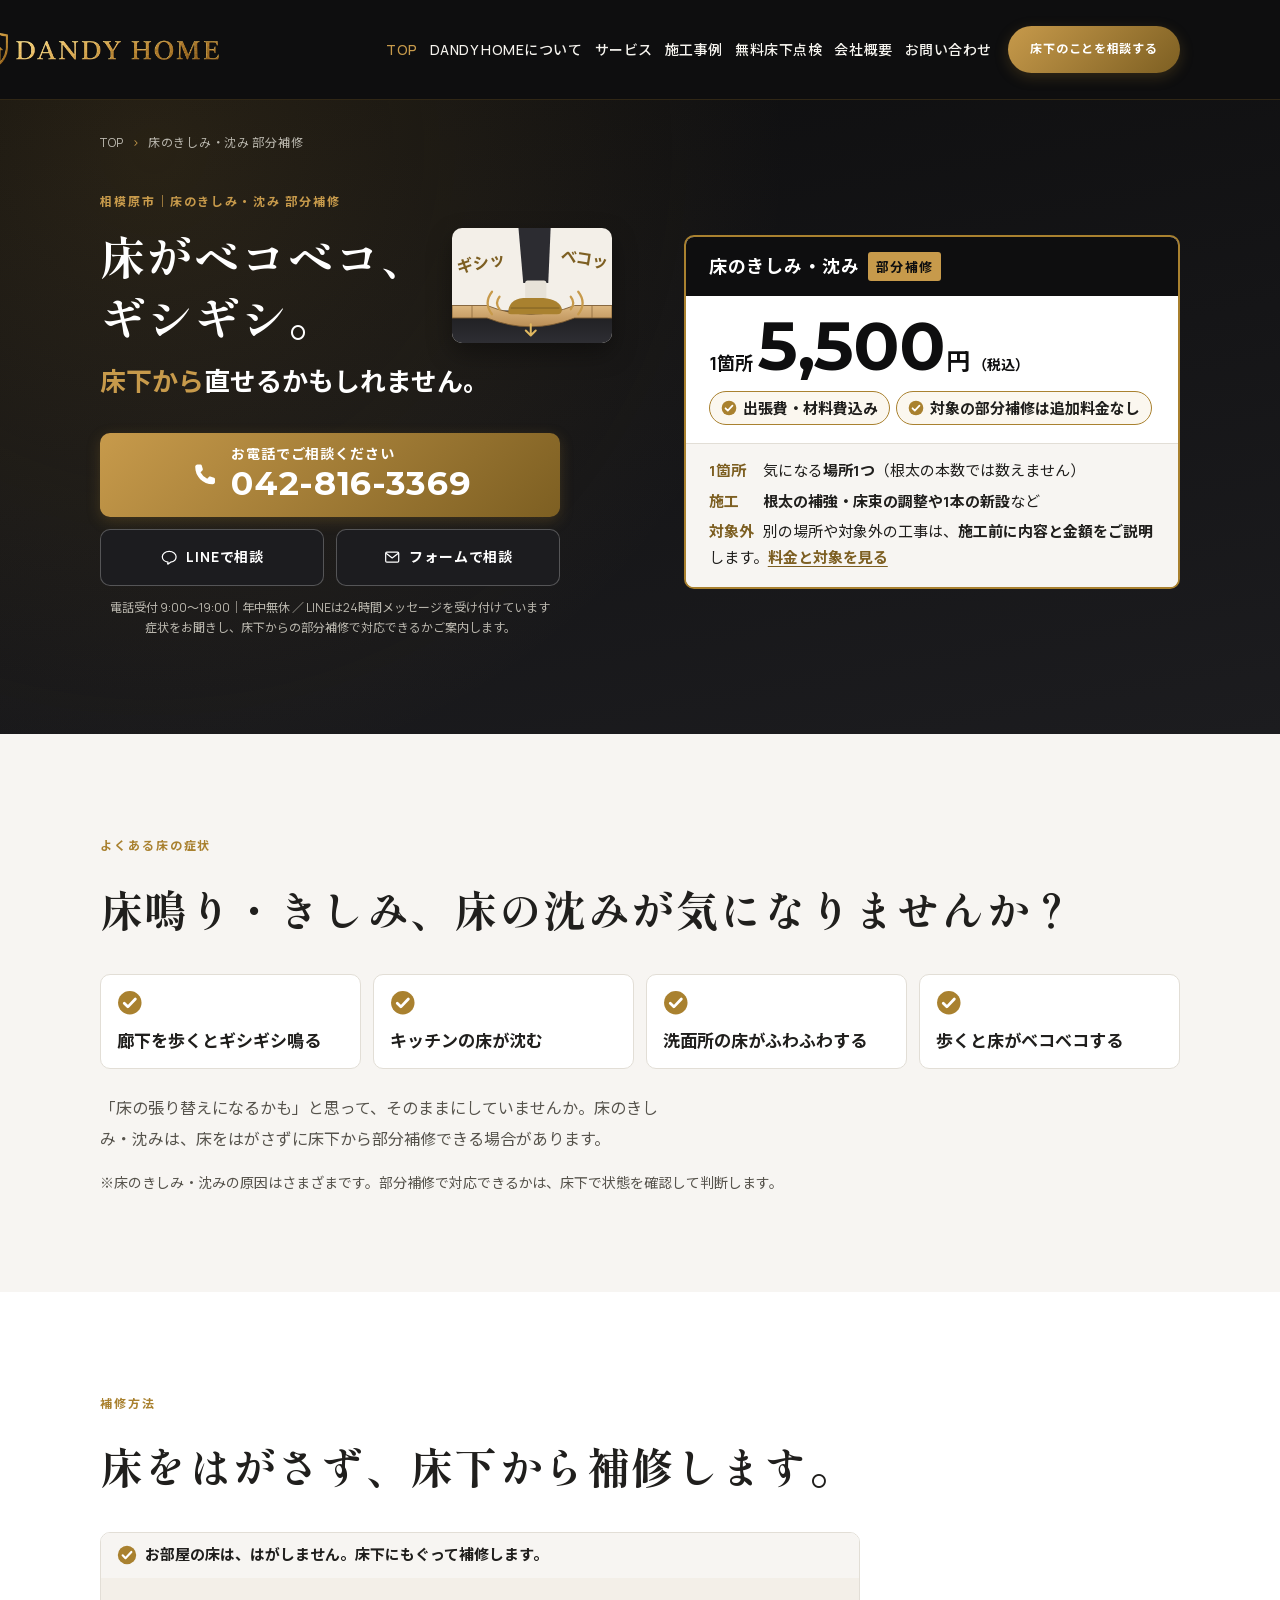
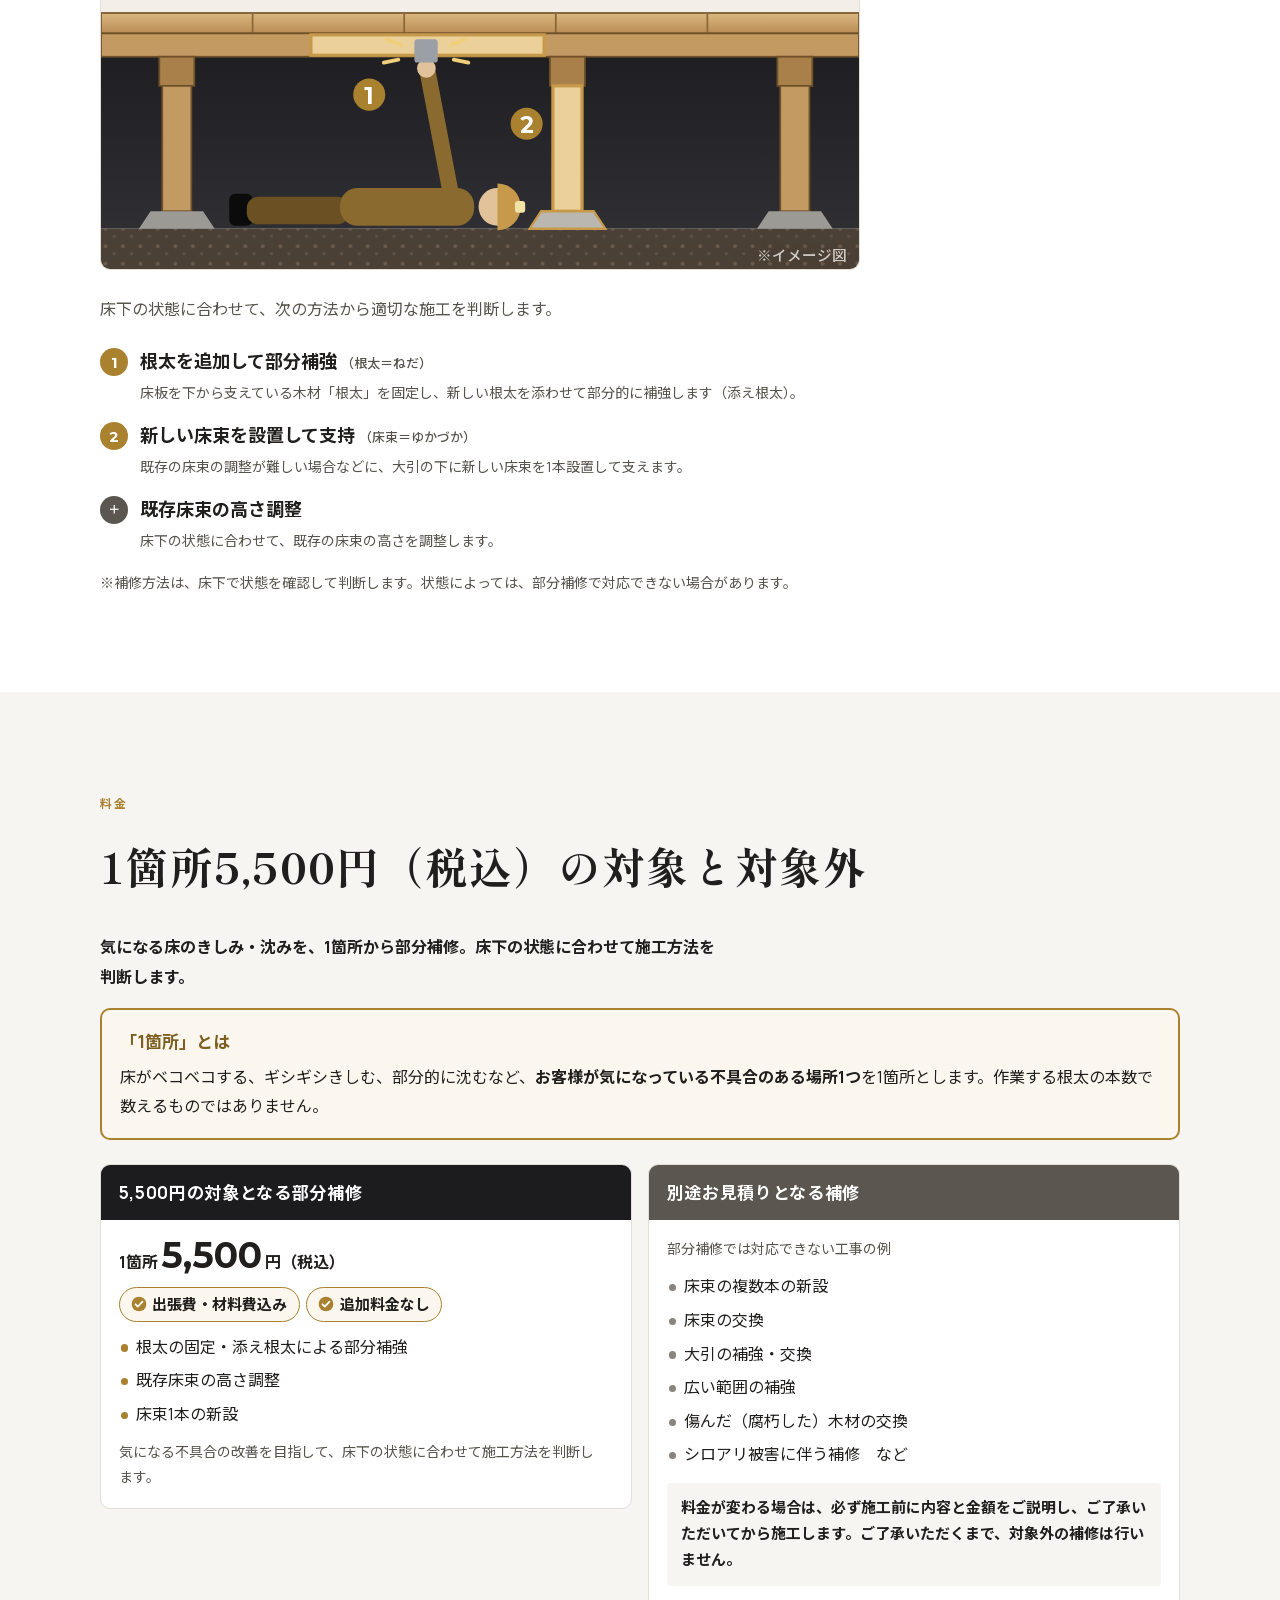
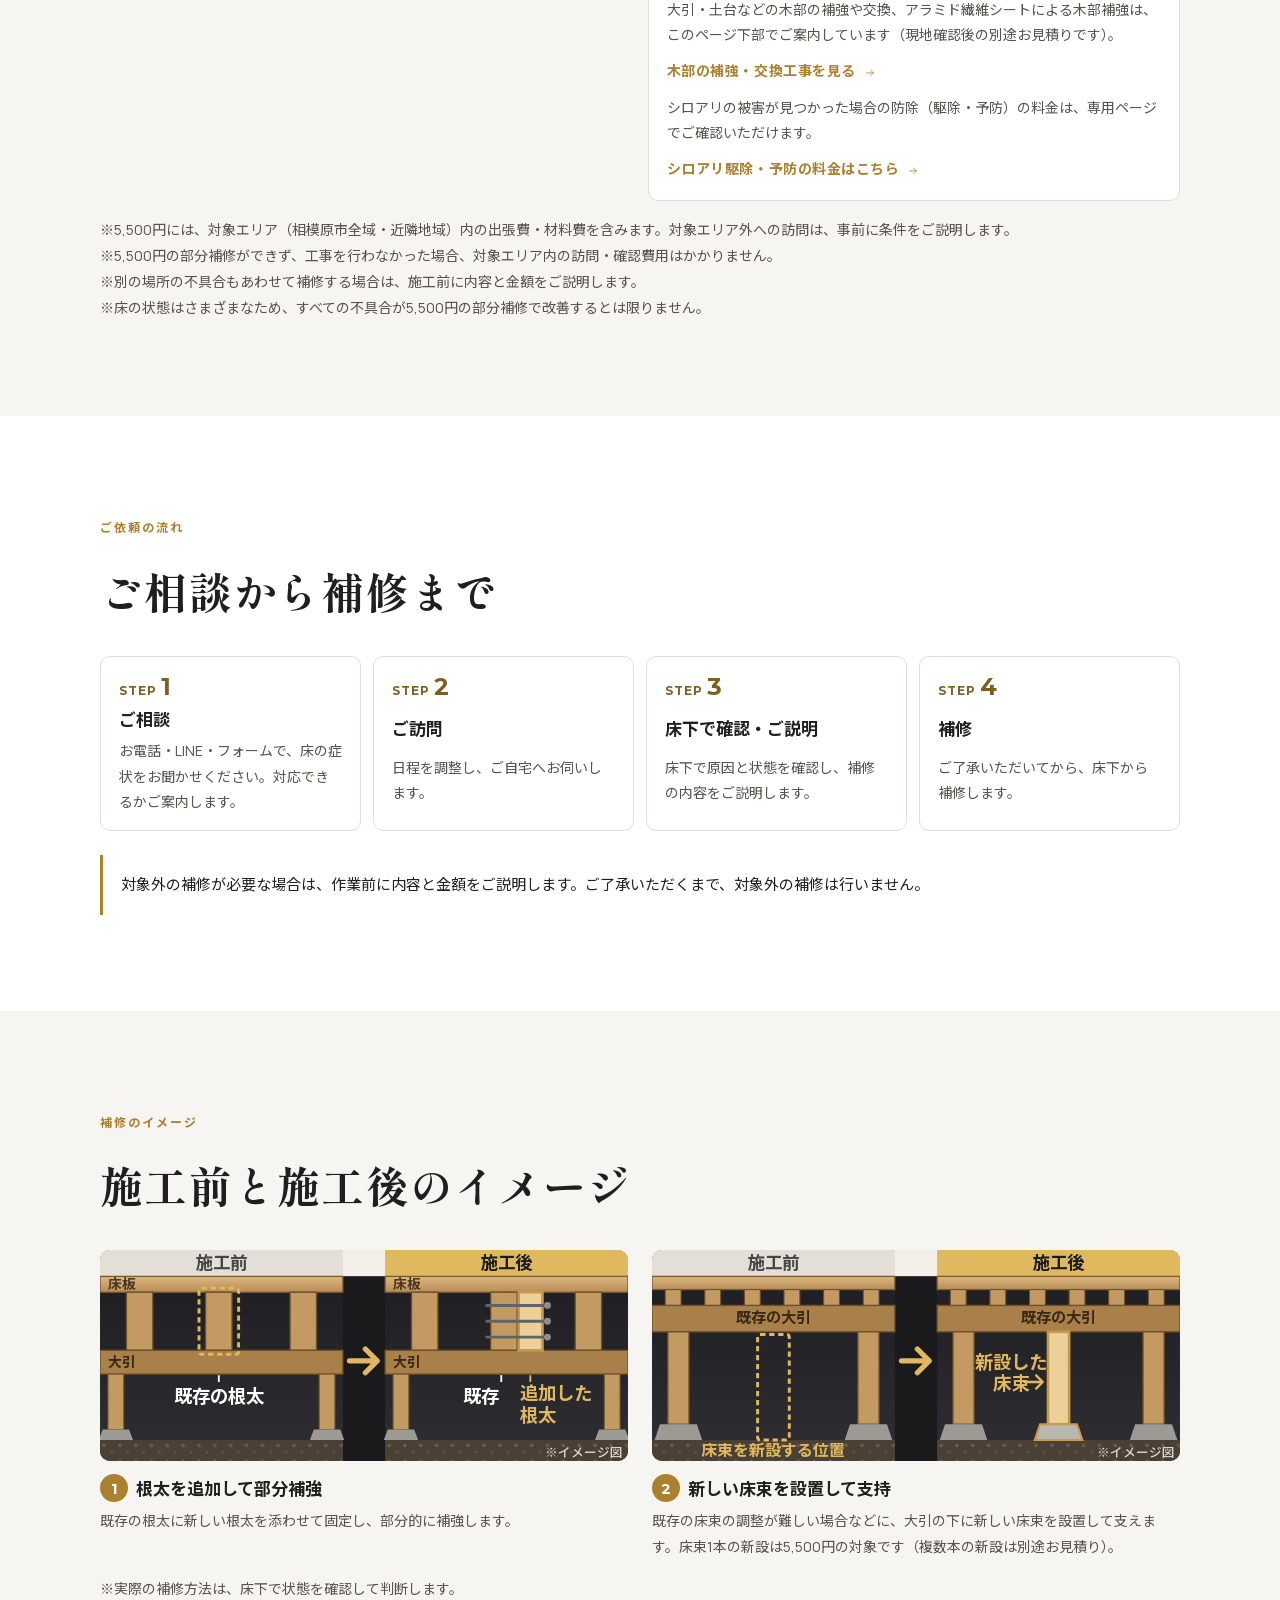
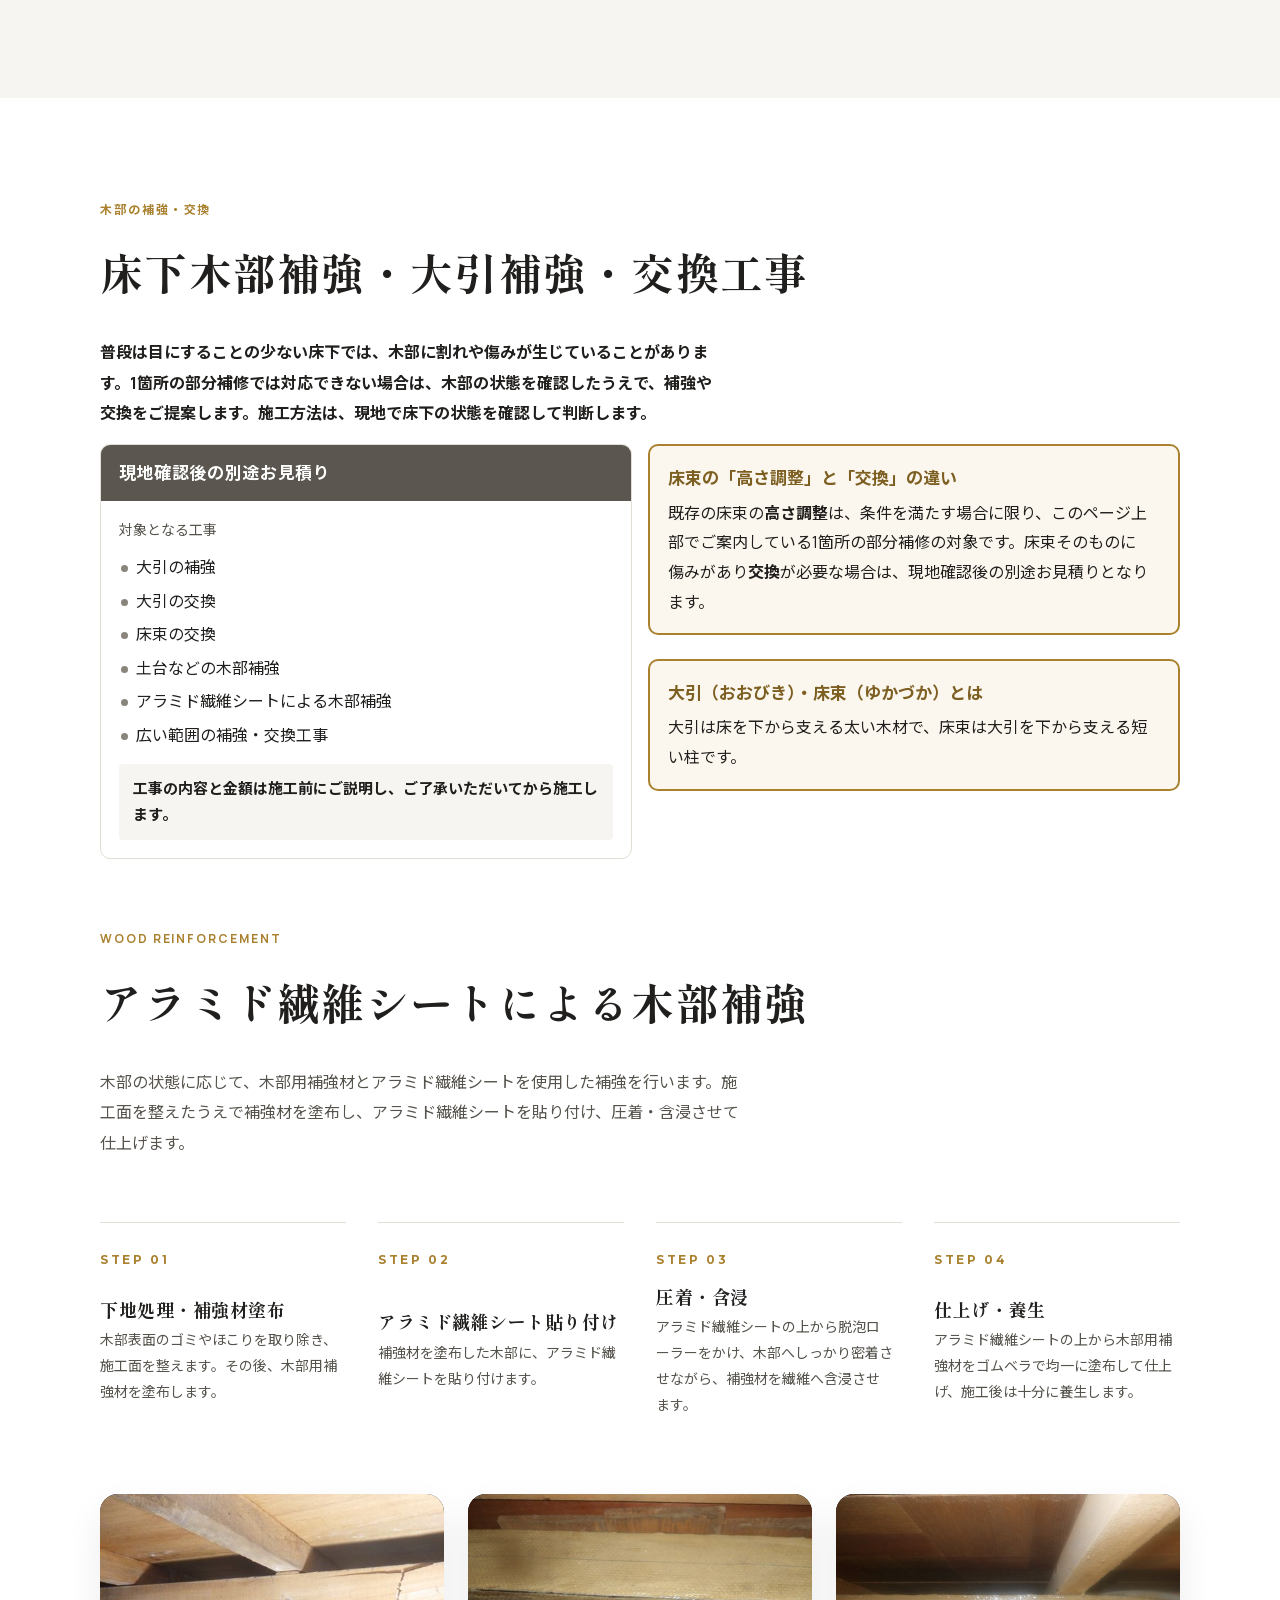
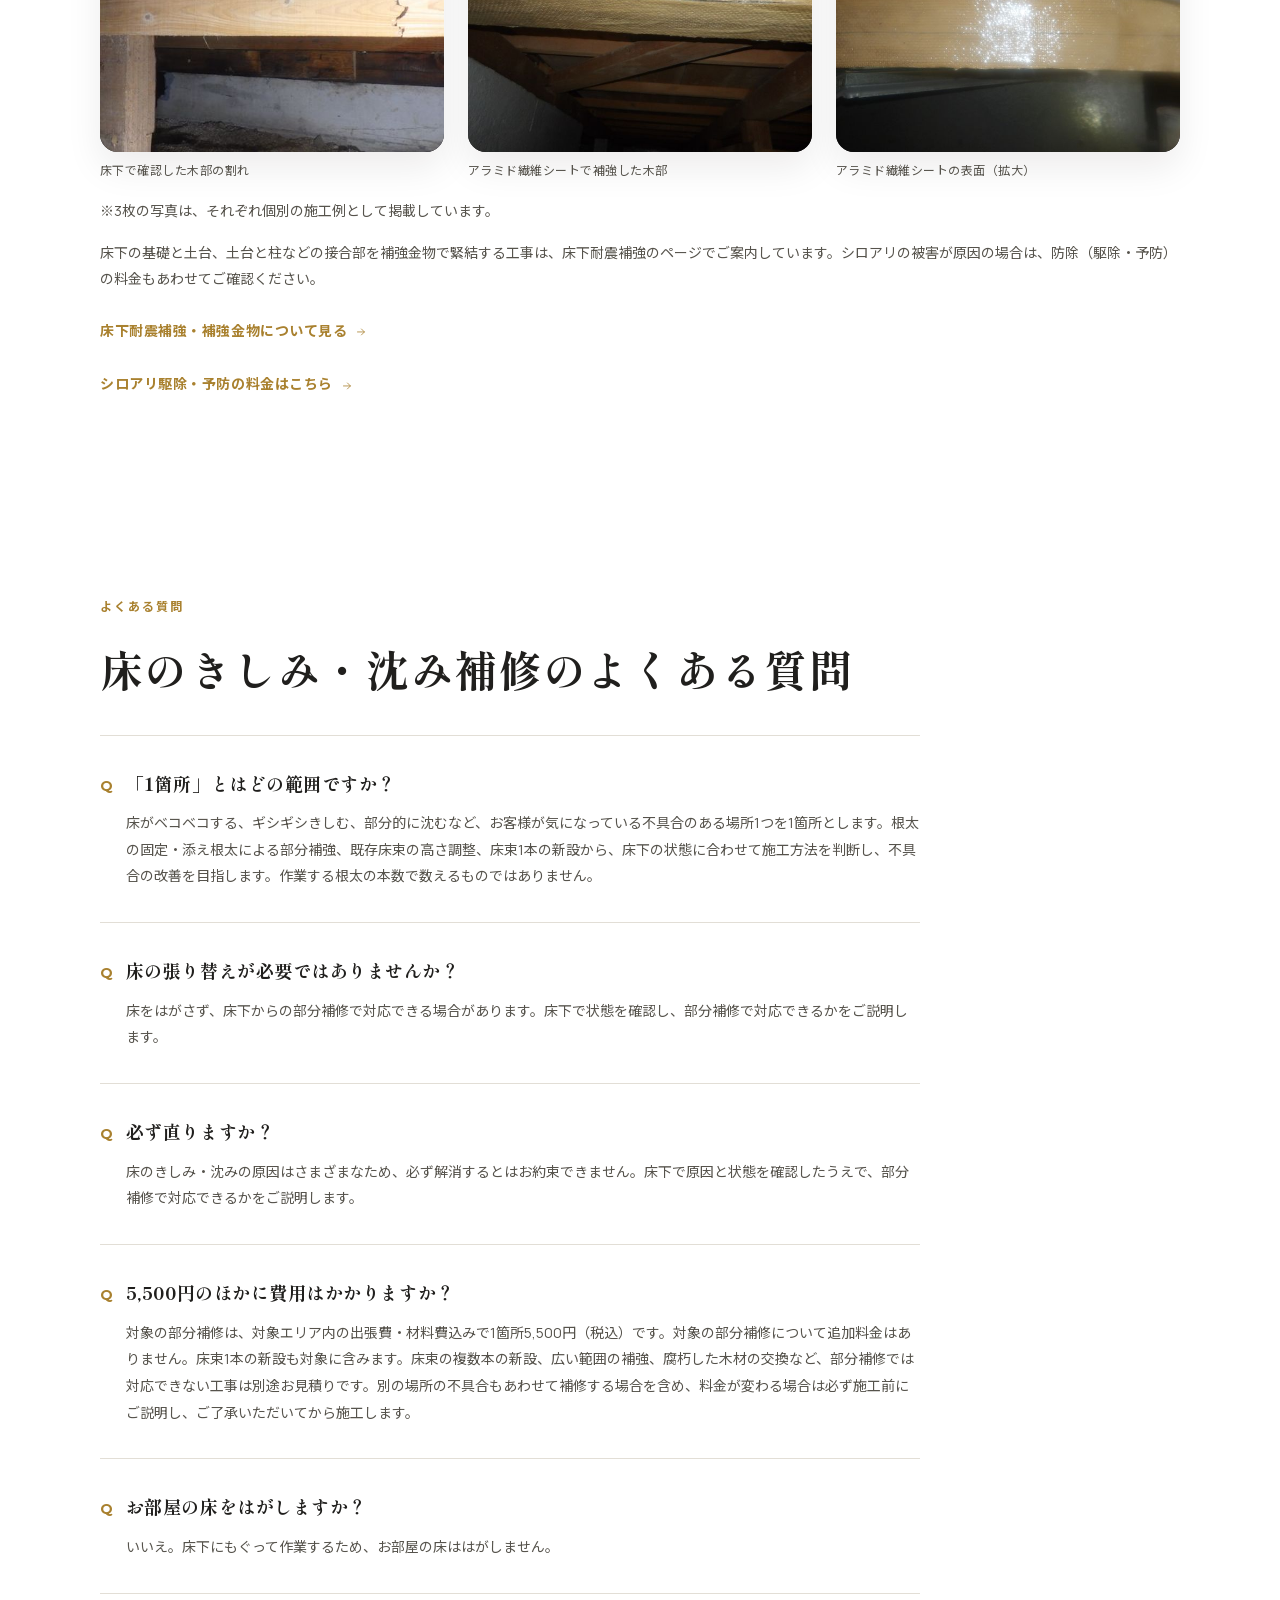
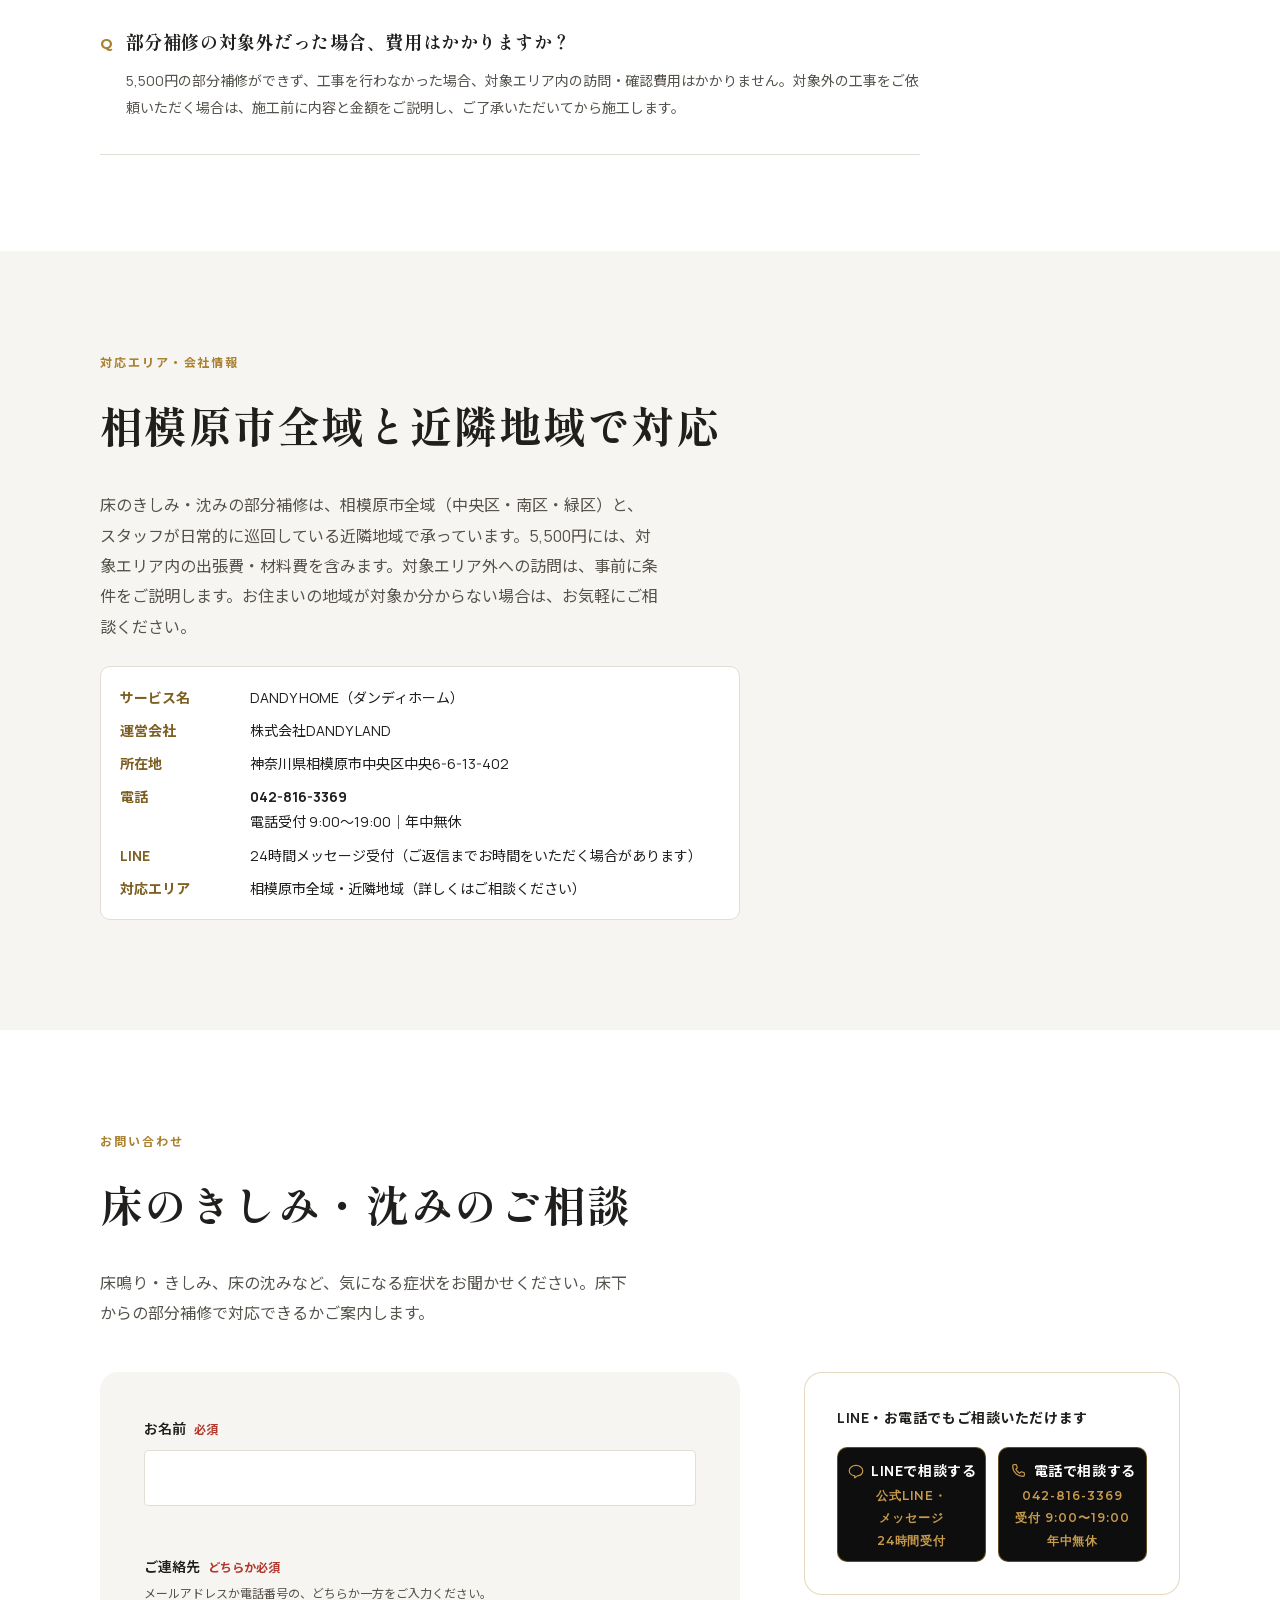
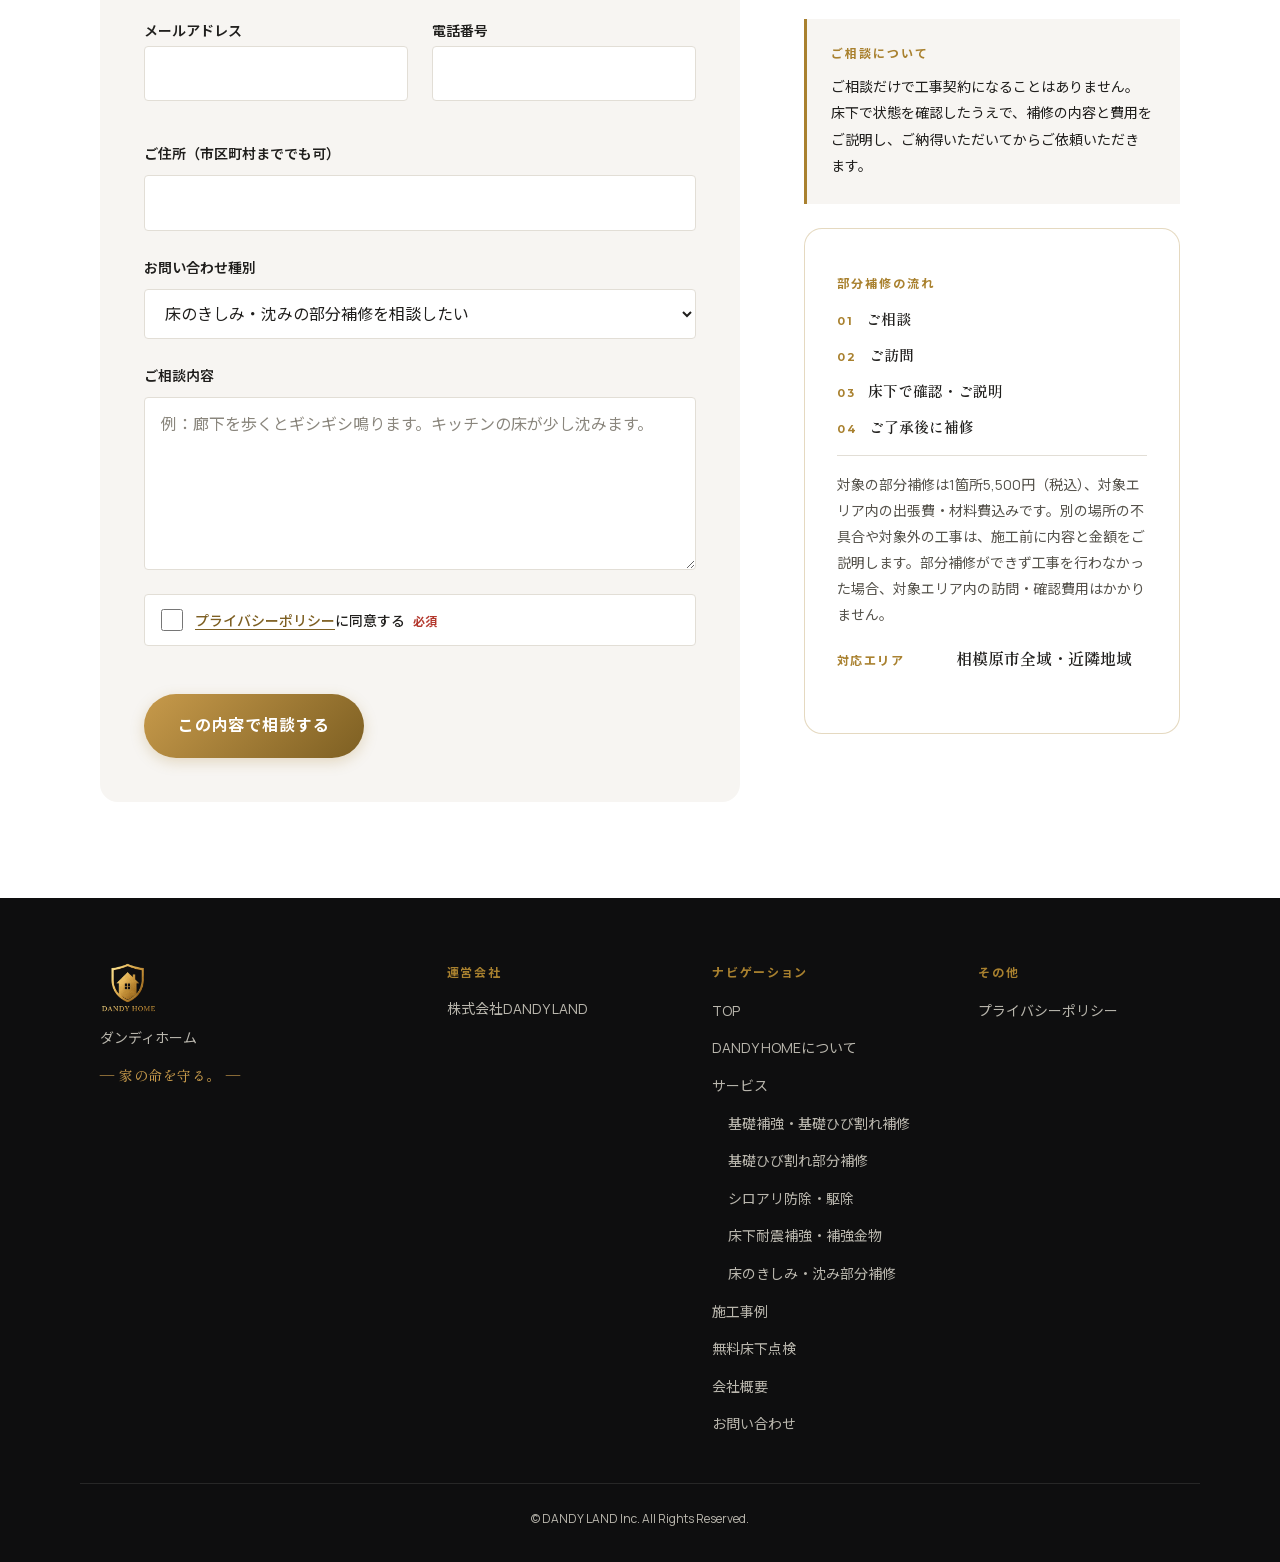
<file: floor-repair/index.html>
<!DOCTYPE html>
<html lang="ja">
<head>
  <meta charset="UTF-8">
  <meta name="viewport" content="width=device-width, initial-scale=1, viewport-fit=cover">
  <title>床のきしみ・沈みの部分補修｜1箇所5,500円（税込）｜相模原市｜DANDY HOME</title>
  <meta name="description" content="床鳴り・きしみ・床の沈みを、床をはがさず床下から部分補修。根太の補強や床束の調整・1本の新設などを1箇所5,500円（税込）、対象エリア内の出張費・材料費込みで。相模原市全域（中央区・南区・緑区）と近隣地域で対応しています。">
  <link rel="canonical" href="https://dandyland.co.jp/floor-repair/">
  <meta name="theme-color" content="#1a1a1a">
  <meta name="robots" content="index, follow">

  <!-- OGP -->
  <meta property="og:type" content="website">
  <meta property="og:site_name" content="DANDY HOME">
  <meta property="og:title" content="床のきしみ・沈みの部分補修｜1箇所5,500円（税込）｜相模原市｜DANDY HOME">
  <meta property="og:description" content="床鳴り・きしみ・床の沈みを、床をはがさず床下から部分補修。根太の補強や床束の調整・1本の新設などを1箇所5,500円（税込）、対象エリア内の出張費・材料費込みで。相模原市全域（中央区・南区・緑区）と近隣地域で対応しています。">
  <meta property="og:url" content="https://dandyland.co.jp/floor-repair/">
  <meta property="og:image" content="https://dandyland.co.jp/images/ogp/ogp-default.jpg">
  <meta property="og:locale" content="ja_JP">

  <!-- Twitter Card -->
  <meta name="twitter:card" content="summary_large_image">
  <meta name="twitter:title" content="床のきしみ・沈みの部分補修｜1箇所5,500円（税込）｜相模原市｜DANDY HOME">
  <meta name="twitter:description" content="床鳴り・きしみ・床の沈みを、床をはがさず床下から部分補修。根太の補強や床束の調整・1本の新設などを1箇所5,500円（税込）、対象エリア内の出張費・材料費込みで。相模原市全域（中央区・南区・緑区）と近隣地域で対応しています。">
  <meta name="twitter:image" content="https://dandyland.co.jp/images/ogp/ogp-default.jpg">

  <link rel="icon" href="/favicon.ico" sizes="any">
  <link rel="apple-touch-icon" href="/images/apple-touch-icon.png">

  <!-- Webフォントは /fonts/ から自社配信（サイトで使う文字だけのサブセット＋予備フォント）。
       文字を追加・変更したときは _tools/fonts/README.md の手順でサブセットを作り直す -->
  <link rel="stylesheet" href="/fonts/fonts.css" media="print" id="site-fonts">
  <script>
    (function () {
      // 読み込みの順番：ファーストビュー写真 → Webフォント → 予備フォントのCSS・画面外の写真。
      // 写真の読み込みが終わってからWebフォントを有効にし（写真の読み込みが失敗・停止した場合の保険として最長8秒）、
      // Webフォントの読み込みが終わったら（最長5秒）予備フォントのCSSを読み込んで firstviewloaded を知らせる
      var sheet = document.getElementById('site-fonts'), on = false, ready = false;
      function fontsOn() {
        if (on) return;
        on = true;
        sheet.media = 'all';
        requestAnimationFrame(function () { requestAnimationFrame(function () { document.fonts.ready.then(afterFonts); }); });
        setTimeout(afterFonts, 5000);
      }
      function afterFonts() {
        if (ready) return;
        ready = true;
        var l = document.createElement('link');
        l.rel = 'stylesheet';
        l.href = '/fonts/fonts-fallback.css';
        sheet.parentNode.insertBefore(l, sheet);
        window.firstViewLoaded = true;
        dispatchEvent(new Event('firstviewloaded'));
      }
      var hero = [].filter.call(document.querySelectorAll('link[rel="preload"][as="image"]'), function (l) { return matchMedia(l.media || 'all').matches; })[0];
      if (hero) { hero.addEventListener('load', fontsOn); hero.addEventListener('error', fontsOn); }
      else {
        // 背景写真のpreloadがないページは、最初の画面に表示される写真の読み込みを待つ
        document.addEventListener('DOMContentLoaded', function () {
          var wait = [].filter.call(document.images, function (img) {
            var r = img.getBoundingClientRect();
            return !img.complete && r.width > 0 && r.top < innerHeight && r.bottom > 0;
          });
          var left = wait.length;
          if (!left) return fontsOn();
          wait.forEach(function (img) {
            function done() { if (--left === 0) fontsOn(); }
            img.addEventListener('load', done); img.addEventListener('error', done);
          });
        });
      }
      setTimeout(fontsOn, 8000);
    })();
  </script>
  <noscript><link rel="stylesheet" href="/fonts/fonts-fallback.css"><link rel="stylesheet" href="/fonts/fonts.css"></noscript>

  <link rel="stylesheet" href="/css/style.css?v=20261021-1">
  <!-- このページ専用の追加スタイル（css/style.css の既存ルールは変更しない） -->
  <link rel="stylesheet" href="/css/floor-repair.css?v=20261113-1">

  <!-- 構造化データ：サービス（Service・料金つき）とパンくずリスト（BreadcrumbList）。
       FAQPage 構造化データは使用しない。 -->
  <script type="application/ld+json">
{
  "@context": "https://schema.org",
  "@graph": [
    {
      "@type": "Service",
      "@id": "https://dandyland.co.jp/floor-repair/#service",
      "name": "床のきしみ・沈み 部分補修",
      "serviceType": "床鳴り・床のきしみ・床の沈みの部分補修（根太の固定・添え根太による部分補強、既存床束の高さ調整、床束1本の新設）",
      "description": "床をはがさず、床下から行う部分補修です。根太の固定・添え根太による部分補強、既存床束の高さ調整、床束1本の新設から、床下の状態に合わせて施工方法を判断します。床束の複数本の新設、床束の交換、大引の補強・交換、土台などの木部補強、アラミド繊維シートによる木部補強、広い範囲の補強・交換、腐朽した木材の交換、シロアリ被害に伴う補修などは、現地確認後の別途お見積りです。",
      "url": "https://dandyland.co.jp/floor-repair/",
      "provider": {
        "@type": "HomeAndConstructionBusiness",
        "@id": "https://dandyland.co.jp/#business",
        "name": "DANDY HOME",
        "alternateName": "ダンディホーム",
        "legalName": "株式会社DANDY LAND",
        "url": "https://dandyland.co.jp/",
        "telephone": "+81-42-816-3369",
        "address": {
          "@type": "PostalAddress",
          "addressCountry": "JP",
          "addressRegion": "神奈川県",
          "addressLocality": "相模原市中央区",
          "streetAddress": "中央6-6-13-402"
        }
      },
      "areaServed": [
        { "@type": "City", "name": "相模原市" }
      ],
      "offers": {
        "@type": "Offer",
        "price": "5500",
        "priceCurrency": "JPY",
        "description": "床のきしみ・沈みが気になる場所1つを1箇所とした、対象の部分補修の料金（税込、対象エリア内の出張費・材料費込み）。根太の固定・添え根太による部分補強、既存床束の高さ調整、床束1本の新設が対象です。"
      }
    },
    {
      "@type": "BreadcrumbList",
      "itemListElement": [
        { "@type": "ListItem", "position": 1, "name": "TOP", "item": "https://dandyland.co.jp/" },
        { "@type": "ListItem", "position": 2, "name": "床のきしみ・沈み 部分補修", "item": "https://dandyland.co.jp/floor-repair/" }
      ]
    }
  ]
}
  </script>

  <!-- Google アナリティクス 4（測定ID：G-KM2DSV4JS6）
       ・本番ドメイン（https://dandyland.co.jp）のときだけタグを読み込み、送信する。
         ローカル確認・プレビュー等ではページビューを含めて一切送信しない。
       ・同じページで二重に読み込まれても、2回目以降は何もしない（二重送信の防止）。
       ・電話・LINEのクリック（phone_click / line_click）とフォーム送信成功（generate_lead）は
         js/main.js から送る。フォームの入力内容・相談の種類はGA4に送らない。 -->
  <script>
    (function () {
      if (window.__dandyGa4Loaded) return;
      if (location.protocol !== 'https:' || location.hostname !== 'dandyland.co.jp') return;
      window.__dandyGa4Loaded = true;
      window.dataLayer = window.dataLayer || [];
      window.gtag = function () { window.dataLayer.push(arguments); };
      window.gtag('js', new Date());
      window.gtag('config', 'G-KM2DSV4JS6');
      var s = document.createElement('script');
      s.async = true;
      s.src = 'https://www.googletagmanager.com/gtag/js?id=G-KM2DSV4JS6';
      document.head.appendChild(s);
    })();
  </script>
</head>
<body class="fr-page">
  <a class="skip-link" href="#main-content">本文へスキップ</a>

  
  <header class="site-header" id="site-header">
    <div class="container site-header__inner">
      <a href="/#top" class="brand" aria-label="DANDY HOME トップへ">
        <span
          class="brand__icon"
          style="background-image: url('/images/logo/dandy-home-logo.png'); background-image: image-set(url('/images/logo/dandy-home-logo.webp') type('image/webp'), url('/images/logo/dandy-home-logo.png') type('image/png'));"
          role="img"
          aria-label="DANDY HOME（ダンディホーム）"
        ></span>
        <span
          class="brand__wordmark"
          style="background-image: url('/images/logo/dandy-home-logo.png'); background-image: image-set(url('/images/logo/dandy-home-logo.webp') type('image/webp'), url('/images/logo/dandy-home-logo.png') type('image/png'));"
          aria-hidden="true"
        ></span>
      </a>

      <nav class="main-nav" id="main-nav" aria-label="主要ナビゲーション">
        <ul class="main-nav__list">
          <li><a href="/#top" class="nav-link">TOP</a></li><li><a href="/#why-dandy-home" class="nav-link">DANDY HOMEについて</a></li><li><a href="/#capabilities" class="nav-link">サービス</a></li><li class="main-nav__sub"><a href="/foundation-repair/" class="nav-link nav-link--sub">基礎補強・基礎ひび割れ補修</a></li><li class="main-nav__sub"><a href="/foundation-crack/" class="nav-link nav-link--sub"><span class="sp-phrase">基礎ひび割れ</span> <span class="sp-phrase">部分補修</span></a></li><li class="main-nav__sub"><a href="/termite/" class="nav-link nav-link--sub">シロアリ防除・駆除</a></li><li class="main-nav__sub"><a href="/underfloor-repair/" class="nav-link nav-link--sub">床下耐震補強・補強金物</a></li><li class="main-nav__sub"><a href="/floor-repair/" class="nav-link nav-link--sub"><span class="sp-phrase">床のきしみ・沈み</span> <span class="sp-phrase">部分補修</span></a></li><li><a href="/#case-studies-preview" class="nav-link">施工事例</a></li><li><a href="/#inspection" class="nav-link">無料床下点検</a></li><li><a href="/#company" class="nav-link">会社概要</a></li><li><a href="/#contact" class="nav-link">お問い合わせ</a></li>
        </ul>
        <a href="#contact" class="btn btn--primary btn--nav">床下のことを相談する</a>
      </nav>

      <button
        type="button"
        class="nav-toggle"
        id="nav-toggle"
        aria-expanded="false"
        aria-controls="main-nav"
        aria-label="メニューを開く"
      >
        <span class="nav-toggle__icon nav-toggle__icon--open"><span class="icon " aria-hidden="true"><svg viewBox="0 0 24 24" fill="none" stroke="currentColor" stroke-width="1.6" stroke-linecap="round" stroke-linejoin="round"><path d="M3 6h18M3 12h18M3 18h18"/></svg></span></span>
        <span class="nav-toggle__icon nav-toggle__icon--close"><span class="icon " aria-hidden="true"><svg viewBox="0 0 24 24" fill="none" stroke="currentColor" stroke-width="1.6" stroke-linecap="round" stroke-linejoin="round"><path d="M5 5l14 14M19 5L5 19"/></svg></span></span>
      </button>
    </div>
  </header>
  <div class="nav-overlay" id="nav-overlay" hidden></div>

  <main id="main-content" class="service-page">

  <!-- イラストで使う共通の色・模様（このページ専用） -->
  <svg width="0" height="0" style="position:absolute" aria-hidden="true" focusable="false">
    <defs>
      <pattern id="fr-ground" width="6" height="6" patternUnits="userSpaceOnUse"><rect width="6" height="6" fill="#4b4036"/><circle cx="1.5" cy="2" r=".7" fill="#6b5b4b"/><circle cx="4.5" cy="4.6" r=".6" fill="#5e5043"/></pattern>
      <linearGradient id="fr-wood" x1="0" y1="0" x2="0" y2="1"><stop offset="0" stop-color="#dcb780"/><stop offset="1" stop-color="#b98d55"/></linearGradient>
      <linearGradient id="fr-under" x1="0" y1="0" x2="0" y2="1"><stop offset="0" stop-color="#1d1d20"/><stop offset="1" stop-color="#2e2e33"/></linearGradient>
      <symbol id="fr-i-check" viewBox="0 0 24 24"><circle cx="12" cy="12" r="11" fill="#a9812f"/><path d="M6.8 12.4l3.4 3.4 7-7.4" fill="none" stroke="#fff" stroke-width="2.6" stroke-linecap="round" stroke-linejoin="round"/></symbol>
      <symbol id="fr-i-tel" viewBox="0 0 24 24"><path d="M6.7 3.5h2.4c.4 0 .8.3.9.7l.9 3c.1.4 0 .8-.3 1.1L9.1 9.6a12.4 12.4 0 0 0 5.3 5.3l1.3-1.5c.3-.3.7-.4 1.1-.3l3 .9c.4.1.7.5.7.9v2.4c0 1-.8 1.8-1.8 1.8C10.9 19.1 4.9 13.1 4.9 5.3c0-1 .8-1.8 1.8-1.8z" fill="currentColor"/></symbol>
      <symbol id="fr-i-line" viewBox="0 0 24 24"><path d="M12 4.5c-4.97 0-9 3.13-9 7 0 3.47 3.24 6.35 7.49 6.9l-.55 2.06c-.1.38.32.67.64.45l3.3-2.4C18 17.86 21 15 21 11.5c0-3.87-4.03-7-9-7z" fill="none" stroke="currentColor" stroke-width="1.6" stroke-linejoin="round"/></symbol>
      <symbol id="fr-i-mail" viewBox="0 0 24 24"><rect x="3.5" y="5.5" width="17" height="13" rx="1.5" fill="none" stroke="currentColor" stroke-width="1.6"/><path d="M4 7l8 6 8-6" fill="none" stroke="currentColor" stroke-width="1.6" stroke-linejoin="round"/></symbol>
    </defs>
  </svg>

  <!-- ① ファーストビュー：悩み・価格・電話（チラシと同じコピー・価格・イラスト） -->
  <section class="fr-hero" id="top">
    <div class="container">
      <nav class="sp-breadcrumb" aria-label="パンくずリスト">
        <ol>
          <li><a href="/">TOP</a></li>
          <li aria-current="page">床のきしみ・沈み 部分補修</li>
        </ol>
      </nav>

      <div class="fr-hero__layout">
        <div class="fr-hero__main">
          <p class="section-eyebrow section-eyebrow--light fr-hero__eyebrow">相模原市｜床のきしみ・沈み 部分補修</p>
          <div class="fr-hero__head">
            <h1 class="fr-hero__title"><span>床がベコベコ、</span><span>ギシギシ。</span></h1>
            <figure class="fr-hero__illust">
              <svg viewBox="0 0 128 92" role="img" aria-label="歩くと床が沈んできしむ様子のイラスト">
                <rect width="128" height="92" fill="#f3efe8"/>
                <rect y="66" width="128" height="26" fill="url(#fr-under)"/>
                <path d="M0 62 L28 62 Q63 76 98 62 L128 62 L128 72 L98 72 Q63 86 28 72 L0 72 Z" fill="url(#fr-wood)" stroke="#7a5a30" stroke-width=".7"/>
                <path d="M16 62v10M112 62v10" stroke="#8a6638" stroke-width=".6"/>
                <path d="M53 -2 L79 -2 L77 44 L57 44 Z" fill="#2c2c31"/>
                <rect x="58.5" y="42" width="17" height="15" rx="2" fill="#e7e2d8"/>
                <path d="M45 68 Q45 57 57 56 L73 56 Q86 57 88 65 Q88 69 84 69 L49 69 Q45 69 45 68 Z" fill="#a9812f"/>
                <path d="M47 64 H86" stroke="#7d5f22" stroke-width=".8"/>
                <g fill="none" stroke="#c79a4b" stroke-width="1.8" stroke-linecap="round"><path d="M38 55 q-4 5 0 10"/><path d="M32 51 q-7 9 0 18"/><path d="M95 55 q4 5 0 10"/><path d="M101 51 q7 9 0 18"/></g>
                <path d="M63 77 v8 M59 82 l4 4 4-4" fill="none" stroke="#e0b860" stroke-width="1.6" stroke-linecap="round" stroke-linejoin="round"/>
                <text x="5" y="36" transform="rotate(-10 5 36)" font-family="Noto Sans JP, sans-serif" font-weight="700" font-size="13" fill="#7d5f22">ギシッ</text>
                <text x="86" y="26" transform="rotate(9 86 26)" font-family="Noto Sans JP, sans-serif" font-weight="700" font-size="13" fill="#7d5f22">ベコッ</text>
              </svg>
            </figure>
          </div>
          <p class="fr-hero__sub"><em>床下から</em>直せるかもしれません。</p>

        </div>

        <div class="fr-hero__side">
          <div class="fr-price">
            <p class="fr-price__label">床のきしみ・沈み<span class="fr-price__tag">部分補修</span></p>
            <div class="fr-price__body">
              <p class="fr-price__figure"><span class="fr-price__pre">1箇所</span><span class="fr-price__num">5,500</span><span class="fr-price__yen">円</span><span class="fr-price__tax">（税込）</span></p>
              <div class="fr-price__badges">
                <span class="fr-badge"><svg aria-hidden="true" focusable="false"><use href="#fr-i-check"/></svg>出張費・材料費込み</span>
                <span class="fr-badge"><svg aria-hidden="true" focusable="false"><use href="#fr-i-check"/></svg>対象の部分補修は追加料金なし</span>
              </div>
            </div>
            <div class="fr-price__terms">
              <p><span class="fr-k">1箇所</span>気になる<b>場所1つ</b>（根太の本数では数えません）</p>
              <p><span class="fr-k">施工</span><b>根太の補強・床束の調整や1本の新設</b>など</p>
              <p><span class="fr-k">対象外</span>別の場所や対象外の工事は、<b>施工前に内容と金額をご説明</b>します。<a href="#price">料金と対象を見る</a></p>
            </div>
          </div>
        </div>

        <div class="fr-cta fr-hero__cta">
          <a href="tel:0428163369" class="fr-tel" aria-label="電話で相談する（042-816-3369に発信します）"><svg aria-hidden="true" focusable="false"><use href="#fr-i-tel"/></svg><span class="fr-tel__text"><span class="fr-tel__label">お電話でご相談ください</span><span class="fr-tel__num">042-816-3369</span></span></a>
          <div class="fr-cta__sub">
            <a href="https://lin.ee/wMZ3Qpj" class="btn fr-btn-dark" target="_blank" rel="noopener noreferrer" aria-label="LINEで相談する（DANDY HOME公式LINE・新しいタブで開きます）"><svg aria-hidden="true" focusable="false"><use href="#fr-i-line"/></svg>LINEで相談</a>
            <a href="#contact" class="btn fr-btn-dark"><svg aria-hidden="true" focusable="false"><use href="#fr-i-mail"/></svg>フォームで相談</a>
          </div>
          <p class="fr-cta__note"><span class="sp-phrase">電話受付 9:00〜19:00｜年中無休 ／</span> <span class="sp-phrase">LINEは24時間メッセージを受け付けています</span><br>症状をお聞きし、床下からの部分補修で対応できるかご案内します。</p>
        </div>
      </div>
    </div>
  </section>

  <!-- ② よくある床の症状 -->
  <section class="section sp-section--alt" id="symptoms">
    <div class="container">
      <p class="section-eyebrow">よくある床の症状</p>
      <h2 class="section-title"><span class="sp-phrase">床鳴り・きしみ、</span><span class="sp-phrase">床の沈みが</span><span class="sp-phrase">気になりませんか？</span></h2>
      <ul class="fr-symptoms">
        <li><svg aria-hidden="true" focusable="false"><use href="#fr-i-check"/></svg><span>廊下を歩くとギシギシ鳴る</span></li>
        <li><svg aria-hidden="true" focusable="false"><use href="#fr-i-check"/></svg><span>キッチンの床が沈む</span></li>
        <li><svg aria-hidden="true" focusable="false"><use href="#fr-i-check"/></svg><span>洗面所の床がふわふわする</span></li>
        <li><svg aria-hidden="true" focusable="false"><use href="#fr-i-check"/></svg><span>歩くと床がベコベコする</span></li>
      </ul>
      <p class="fr-lead">「床の張り替えになるかも」と思って、そのままにしていませんか。床のきしみ・沈みは、床をはがさずに床下から部分補修できる場合があります。</p>
      <p class="fr-note">※床のきしみ・沈みの原因はさまざまです。部分補修で対応できるかは、床下で状態を確認して判断します。</p>
    </div>
  </section>

  <!-- ③ 床下から補修する仕組み -->
  <section class="section" id="method">
    <div class="container">
      <p class="section-eyebrow">補修方法</p>
      <h2 class="section-title"><span class="sp-phrase">床をはがさず、</span><span class="sp-phrase">床下から補修します。</span></h2>

      <figure class="fr-diagram">
        <p class="fr-diagram__cap"><svg aria-hidden="true" focusable="false"><use href="#fr-i-check"/></svg>お部屋の床は、はがしません。床下にもぐって補修します。</p>
        <svg class="fr-diagram__svg" viewBox="0 0 260 100" role="img" aria-label="床下にもぐり、既存の根太に新しい根太を添わせて補強し、新しい床束を設置して支える様子の断面イラスト（イメージ図）">
          <rect width="260" height="12" fill="#f3efe8"/>
          <rect y="19" width="260" height="67" fill="url(#fr-under)"/>
          <rect y="86" width="260" height="14" fill="url(#fr-ground)"/>
          <rect y="12" width="260" height="7" fill="url(#fr-wood)" stroke="#7a5a30" stroke-width=".6"/>
          <path d="M52 12v7M104 12v7M156 12v7M208 12v7" stroke="#8a6638" stroke-width=".6"/>
          <rect y="19" width="260" height="8" fill="#c39a62" stroke="#6e5029" stroke-width=".6"/>
          <!-- 追加した根太（既存の根太に添わせて固定） -->
          <rect x="72" y="19.5" width="80" height="7" fill="#ecd09a" stroke="#c79a4b" stroke-width="1.1"/>
          <g fill="#a97f4a" stroke="#6e5029" stroke-width=".6"><rect x="20" y="27" width="12" height="10"/><rect x="154" y="27" width="12" height="10"/><rect x="232" y="27" width="12" height="10"/></g>
          <g fill="#c39a62" stroke="#6e5029" stroke-width=".6"><rect x="21" y="37" width="10" height="43"/><rect x="233" y="37" width="10" height="43"/></g>
          <g fill="#9c9a94"><path d="M17 80h18l4 6h-26z"/><path d="M229 80h18l4 6h-26z"/></g>
          <!-- 新しく設置した床束（1本） -->
          <rect x="155" y="37" width="10" height="43" fill="#ecd09a" stroke="#c79a4b" stroke-width="1.1"/>
          <path d="M151 80h18l4 6h-26z" fill="#b9b7b0" stroke="#c79a4b" stroke-width=".8"/>
          <circle cx="146" cy="50" r="5.5" fill="#a9812f"/><text x="146" y="53.2" text-anchor="middle" font-family="Montserrat, sans-serif" font-weight="700" font-size="8" fill="#fff">2</text>

          <!-- 床下で作業する人（仰向け） -->
          <rect x="44" y="74" width="8" height="11" rx="2" fill="#0b0b0c"/>
          <rect x="50" y="75" width="35" height="9.5" rx="4" fill="#6a5023"/>
          <rect x="82" y="72" width="46" height="13" rx="6" fill="#8a6a2e"/>
          <circle cx="136" cy="78.5" r="6.5" fill="#e2c29a"/>
          <path d="M136 70.5 A8 8 0 0 1 136 86.5 Z" fill="#c79a4b"/>
          <rect x="142" y="76.5" width="3.5" height="4" rx="1" fill="#f3e3a6"/>
          <path d="M120 74 L112 32" stroke="#8a6a2e" stroke-width="5.5" stroke-linecap="round"/>
          <circle cx="111.6" cy="31" r="3.2" fill="#e2c29a"/>
          <rect x="107.5" y="21" width="8" height="8" rx="1" fill="#9aa0a6"/>
          <g stroke="#f0cf7a" stroke-width="1.3" stroke-linecap="round"><path d="M103 23 l-5 -2"/><path d="M120 23 l5 -2"/><path d="M102 28 l-5 1"/><path d="M121 28 l5 1"/></g>
          <circle cx="92" cy="40" r="5.5" fill="#a9812f"/><text x="92" y="43.2" text-anchor="middle" font-family="Montserrat, sans-serif" font-weight="700" font-size="8" fill="#fff">1</text>
          <text x="256" y="97" text-anchor="end" font-family="Noto Sans JP, sans-serif" font-weight="500" font-size="5" fill="#e9e6e0" opacity=".85">※イメージ図</text>
        </svg>
      </figure>

      <p class="fr-lead fr-method-lead">床下の状態に合わせて、次の方法から適切な施工を判断します。</p>
      <div class="fr-points">
        <div class="fr-point">
          <span class="fr-num" aria-hidden="true">1</span>
          <h3 class="fr-point__title">根太を追加して部分補強 <small>（根太＝ねだ）</small></h3>
          <p class="fr-point__desc">床板を下から支えている木材「根太」を固定し、新しい根太を添わせて部分的に補強します（添え根太）。</p>
        </div>
        <div class="fr-point">
          <span class="fr-num" aria-hidden="true">2</span>
          <h3 class="fr-point__title">新しい床束を設置して支持 <small>（床束＝ゆかづか）</small></h3>
          <p class="fr-point__desc">既存の床束の調整が難しい場合などに、大引の下に新しい床束を1本設置して支えます。</p>
        </div>
        <div class="fr-point">
          <span class="fr-num fr-num--sub" aria-hidden="true">＋</span>
          <h3 class="fr-point__title">既存床束の高さ調整</h3>
          <p class="fr-point__desc">床下の状態に合わせて、既存の床束の高さを調整します。</p>
        </div>
      </div>
      <p class="fr-note">※補修方法は、床下で状態を確認して判断します。状態によっては、部分補修で対応できない場合があります。</p>
    </div>
  </section>

  <!-- ④ 5,500円の対象と対象外 -->
  <section class="section sp-section--alt" id="price">
    <div class="container">
      <p class="section-eyebrow">料金</p>
      <h2 class="section-title"><span class="sp-phrase">1箇所5,500円（税込）の</span><span class="sp-phrase">対象と対象外</span></h2>
      <!-- 料金条件はすべて 2026-11-13 確定（対象外で工事を行わなかった場合の対象エリア内の訪問・確認費用は無料） -->
      <p class="fr-lead fr-price-lead">気になる床のきしみ・沈みを、1箇所から部分補修。床下の状態に合わせて施工方法を判断します。</p>
      <div class="fr-define">
        <p class="fr-define__title">「1箇所」とは</p>
        <p>床がベコベコする、ギシギシきしむ、部分的に沈むなど、<b>お客様が気になっている不具合のある場所1つ</b>を1箇所とします。作業する根太の本数で数えるものではありません。</p>
      </div>
      <div class="fr-scope">
        <div class="fr-scope__card">
          <h3 class="fr-scope__head">5,500円の対象となる部分補修</h3>
          <div class="fr-scope__body">
            <p class="fr-scope__price">1箇所<span class="fr-big">5,500</span>円（税込）</p>
            <div class="fr-price__badges">
              <span class="fr-badge"><svg aria-hidden="true" focusable="false"><use href="#fr-i-check"/></svg>出張費・材料費込み</span>
              <span class="fr-badge"><svg aria-hidden="true" focusable="false"><use href="#fr-i-check"/></svg>追加料金なし</span>
            </div>
            <ul class="fr-scope__list">
              <li>根太の固定・添え根太による部分補強</li>
              <li>既存床束の高さ調整</li>
              <li>床束1本の新設</li>
            </ul>
            <p class="fr-scope__sub">気になる不具合の改善を目指して、床下の状態に合わせて施工方法を判断します。</p>
          </div>
        </div>
        <div class="fr-scope__card fr-scope__card--extra">
          <h3 class="fr-scope__head">別途お見積りとなる補修</h3>
          <div class="fr-scope__body">
            <p class="fr-scope__sub fr-scope__sub--top">部分補修では対応できない工事の例</p>
            <ul class="fr-scope__list">
              <li>床束の複数本の新設</li>
              <li>床束の交換</li>
              <li>大引の補強・交換</li>
              <li>広い範囲の補強</li>
              <li>傷んだ（腐朽した）木材の交換</li>
              <li>シロアリ被害に伴う補修　など</li>
            </ul>
            <p class="fr-scope__strong">料金が変わる場合は、必ず施工前に内容と金額をご説明し、ご了承いただいてから施工します。ご了承いただくまで、対象外の補修は行いません。</p>
            <p class="fr-scope__sub">大引・土台などの木部の補強や交換、アラミド繊維シートによる木部補強は、このページ下部でご案内しています（現地確認後の別途お見積りです）。</p>
            <p class="fr-scope__sub"><a href="#wood-repair" class="case-preview__more-link"><span><span class="sp-phrase">木部の補強・</span><span class="sp-phrase sp-phrase--nowrap">交換工事を見る <span class="icon " aria-hidden="true"><svg viewBox="0 0 24 24" fill="none" stroke="currentColor" stroke-width="1.6" stroke-linecap="round" stroke-linejoin="round"><path d="M5 12h14M13 6l6 6-6 6"/></svg></span></span></span></a></p>
            <p class="fr-scope__sub">シロアリの被害が見つかった場合の防除（駆除・予防）の料金は、専用ページでご確認いただけます。</p>
            <p class="fr-scope__sub"><a href="/shiroari/" class="case-preview__more-link"><span><span class="sp-phrase">シロアリ駆除・予防の</span><span class="sp-phrase sp-phrase--nowrap">料金はこちら <span class="icon " aria-hidden="true"><svg viewBox="0 0 24 24" fill="none" stroke="currentColor" stroke-width="1.6" stroke-linecap="round" stroke-linejoin="round"><path d="M5 12h14M13 6l6 6-6 6"/></svg></span></span></span></a></p>
          </div>
        </div>
      </div>
      <p class="fr-note">※5,500円には、対象エリア（相模原市全域・近隣地域）内の出張費・材料費を含みます。対象エリア外への訪問は、事前に条件をご説明します。<br>※5,500円の部分補修ができず、工事を行わなかった場合、対象エリア内の訪問・確認費用はかかりません。<br>※別の場所の不具合もあわせて補修する場合は、施工前に内容と金額をご説明します。<br>※床の状態はさまざまなため、すべての不具合が5,500円の部分補修で改善するとは限りません。</p>
    </div>
  </section>

  <!-- ⑤ ご依頼から施工までの流れ -->
  <section class="section" id="flow">
    <div class="container">
      <p class="section-eyebrow">ご依頼の流れ</p>
      <h2 class="section-title"><span class="sp-phrase">ご相談から補修まで</span></h2>
      <ol class="fr-flow">
        <li><p class="fr-flow__step">STEP<b>1</b></p><h3 class="fr-flow__title">ご相談</h3><p class="fr-flow__desc">お電話・LINE・フォームで、床の症状をお聞かせください。対応できるかご案内します。</p></li>
        <li><p class="fr-flow__step">STEP<b>2</b></p><h3 class="fr-flow__title">ご訪問</h3><p class="fr-flow__desc">日程を調整し、ご自宅へお伺いします。</p></li>
        <li><p class="fr-flow__step">STEP<b>3</b></p><h3 class="fr-flow__title">床下で確認・ご説明</h3><p class="fr-flow__desc">床下で原因と状態を確認し、補修の内容をご説明します。</p></li>
        <li><p class="fr-flow__step">STEP<b>4</b></p><h3 class="fr-flow__title">補修</h3><p class="fr-flow__desc">ご了承いただいてから、床下から補修します。</p></li>
      </ol>
      <p class="fr-assure">対象外の補修が必要な場合は、作業前に内容と金額をご説明します。ご了承いただくまで、対象外の補修は行いません。</p>
    </div>
  </section>

  <!-- ⑥ 補修のイメージ（施工写真がそろうまでは説明イラスト） -->
  <section class="section sp-section--alt" id="illustrations">
    <div class="container">
      <p class="section-eyebrow">補修のイメージ</p>
      <h2 class="section-title"><span class="sp-phrase">施工前と施工後の</span><span class="sp-phrase">イメージ</span></h2>
      <div class="fr-figures">
        <figure class="fr-figure">
          <div class="fr-figure__img">
            <svg viewBox="0 0 200 80" role="img" aria-label="既存の根太に新しい根太を添わせて固定する部分補強の施工前・施工後のイメージ図">
<rect width="200" height="80" fill="url(#fr-under)"/>
<rect width="200" height="10" fill="#f3efe8"/>
<rect x="0" y="0" width="92" height="10" fill="#e4dfd6"/>
<text x="46" y="7.3" text-anchor="middle" font-family="Noto Sans JP, sans-serif" font-weight="700" font-size="6.6" fill="#45454a">施工前</text>
<rect x="108" y="0" width="92" height="10" fill="#e0b860"/>
<text x="154" y="7.3" text-anchor="middle" font-family="Noto Sans JP, sans-serif" font-weight="700" font-size="6.6" fill="#1c1c1f">施工後</text>
<rect x="92" y="10" width="16" height="70" fill="#1a1a1d"/>
<path d="M94.5 42h10M100.5 37.5l4.5 4.5-4.5 4.5" fill="none" stroke="#e0b860" stroke-width="2" stroke-linecap="round" stroke-linejoin="round"/>
<rect x="0" y="72" width="92" height="8" fill="url(#fr-ground)"/><rect x="108" y="72" width="92" height="8" fill="url(#fr-ground)"/><rect x="0" y="10" width="92" height="6" fill="url(#fr-wood)" stroke="#7a5a30" stroke-width=".5"/><text x="3" y="14.6" font-family="Noto Sans JP, sans-serif" font-weight="700" font-size="5.2" fill="#4a3720">床板</text><rect x="10" y="16" width="10" height="22" fill="#c39a62" stroke="#6e5029" stroke-width=".5"/><rect x="40" y="16" width="10" height="22" fill="#c39a62" stroke="#6e5029" stroke-width=".5"/><rect x="72" y="16" width="10" height="22" fill="#c39a62" stroke="#6e5029" stroke-width=".5"/><rect x="0" y="38" width="92" height="9" fill="#a97f4a" stroke="#6e5029" stroke-width=".5"/><text x="3" y="44.4" font-family="Noto Sans JP, sans-serif" font-weight="700" font-size="5.2" fill="#3a2a15">大引</text><rect x="3" y="47" width="6" height="21" fill="#c39a62" stroke="#6e5029" stroke-width=".4"/><path d="M1 68h10l1.5 4h-13z" fill="#9c9a94"/><rect x="83" y="47" width="6" height="21" fill="#c39a62" stroke="#6e5029" stroke-width=".4"/><path d="M81 68h10l1.5 4h-13z" fill="#9c9a94"/><rect x="37.5" y="14.5" width="15" height="25" rx="1" fill="none" stroke="#e0b860" stroke-width="1.1" stroke-dasharray="2 1.4"/><text x="45" y="58" text-anchor="middle" font-family="Noto Sans JP, sans-serif" font-weight="700" font-size="7" fill="#fff">既存の根太</text><path d="M45 50v-2.6" stroke="#fff" stroke-width=".7"/><rect x="108" y="10" width="92" height="6" fill="url(#fr-wood)" stroke="#7a5a30" stroke-width=".5"/><text x="111" y="14.6" font-family="Noto Sans JP, sans-serif" font-weight="700" font-size="5.2" fill="#4a3720">床板</text><rect x="118" y="16" width="10" height="22" fill="#c39a62" stroke="#6e5029" stroke-width=".5"/><rect x="148" y="16" width="10" height="22" fill="#c39a62" stroke="#6e5029" stroke-width=".5"/><rect x="180" y="16" width="10" height="22" fill="#c39a62" stroke="#6e5029" stroke-width=".5"/><rect x="108" y="38" width="92" height="9" fill="#a97f4a" stroke="#6e5029" stroke-width=".5"/><text x="111" y="44.4" font-family="Noto Sans JP, sans-serif" font-weight="700" font-size="5.2" fill="#3a2a15">大引</text><rect x="111" y="47" width="6" height="21" fill="#c39a62" stroke="#6e5029" stroke-width=".4"/><path d="M109 68h10l1.5 4h-13z" fill="#9c9a94"/><rect x="191" y="47" width="6" height="21" fill="#c39a62" stroke="#6e5029" stroke-width=".4"/><path d="M189 68h10l1.5 4h-13z" fill="#9c9a94"/><rect x="158.6" y="16" width="9" height="22" fill="#ecd09a" stroke="#c79a4b" stroke-width="1"/><path d="M146.5 21h23" stroke="#5f6469" stroke-width="1.1" stroke-linecap="round"/><circle cx="169.5" cy="21" r="1.3" fill="#8a8f95"/><path d="M146.5 27h23" stroke="#5f6469" stroke-width="1.1" stroke-linecap="round"/><circle cx="169.5" cy="27" r="1.3" fill="#8a8f95"/><path d="M146.5 33h23" stroke="#5f6469" stroke-width="1.1" stroke-linecap="round"/><circle cx="169.5" cy="33" r="1.3" fill="#8a8f95"/><text x="151" y="58" text-anchor="end" font-family="Noto Sans JP, sans-serif" font-weight="700" font-size="7" fill="#fff">既存</text><path d="M152 50v-2.6" stroke="#fff" stroke-width=".7"/><text x="159" y="57" font-family="Noto Sans JP, sans-serif" font-weight="700" font-size="7" fill="#e0b860">追加した</text><text x="159" y="65" font-family="Noto Sans JP, sans-serif" font-weight="700" font-size="7" fill="#e0b860">根太</text><path d="M163 50v-2.6" stroke="#e0b860" stroke-width=".7"/>
<text x="198" y="78.4" text-anchor="end" font-family="Noto Sans JP, sans-serif" font-weight="500" font-size="4.8" fill="#e9e6e0" opacity=".9">※イメージ図</text>
</svg>
          </div>
          <figcaption>
            <p class="fr-figure__title"><span class="fr-num" aria-hidden="true">1</span>根太を追加して部分補強</p>
            <p class="fr-figure__desc">既存の根太に新しい根太を添わせて固定し、部分的に補強します。</p>
          </figcaption>
        </figure>
        <figure class="fr-figure">
          <div class="fr-figure__img">
            <svg viewBox="0 0 200 80" role="img" aria-label="既存の大引を新しく設置した床束で支える施工前・施工後のイメージ図">
<rect width="200" height="80" fill="url(#fr-under)"/>
<rect width="200" height="10" fill="#f3efe8"/>
<rect x="0" y="0" width="92" height="10" fill="#e4dfd6"/>
<text x="46" y="7.3" text-anchor="middle" font-family="Noto Sans JP, sans-serif" font-weight="700" font-size="6.6" fill="#45454a">施工前</text>
<rect x="108" y="0" width="92" height="10" fill="#e0b860"/>
<text x="154" y="7.3" text-anchor="middle" font-family="Noto Sans JP, sans-serif" font-weight="700" font-size="6.6" fill="#1c1c1f">施工後</text>
<rect x="92" y="10" width="16" height="70" fill="#1a1a1d"/>
<path d="M94.5 42h10M100.5 37.5l4.5 4.5-4.5 4.5" fill="none" stroke="#e0b860" stroke-width="2" stroke-linecap="round" stroke-linejoin="round"/>
<rect x="0" y="72" width="92" height="8" fill="url(#fr-ground)"/><rect x="108" y="72" width="92" height="8" fill="url(#fr-ground)"/><rect x="0" y="10" width="92" height="5" fill="url(#fr-wood)" stroke="#7a5a30" stroke-width=".5"/><rect x="5" y="15" width="6" height="6" fill="#c39a62" stroke="#6e5029" stroke-width=".4"/><rect x="20" y="15" width="6" height="6" fill="#c39a62" stroke="#6e5029" stroke-width=".4"/><rect x="35" y="15" width="6" height="6" fill="#c39a62" stroke="#6e5029" stroke-width=".4"/><rect x="50" y="15" width="6" height="6" fill="#c39a62" stroke="#6e5029" stroke-width=".4"/><rect x="65" y="15" width="6" height="6" fill="#c39a62" stroke="#6e5029" stroke-width=".4"/><rect x="80" y="15" width="6" height="6" fill="#c39a62" stroke="#6e5029" stroke-width=".4"/><rect x="0" y="21" width="92" height="10" fill="#a97f4a" stroke="#6e5029" stroke-width=".5"/><text x="46" y="27.8" text-anchor="middle" font-family="Noto Sans JP, sans-serif" font-weight="700" font-size="5.8" fill="#3a2a15">既存の大引</text><rect x="6" y="31" width="8" height="35" fill="#c39a62" stroke="#6e5029" stroke-width=".5"/><path d="M3 66h14l2 6h-18z" fill="#9c9a94"/><rect x="78" y="31" width="8" height="35" fill="#c39a62" stroke="#6e5029" stroke-width=".5"/><path d="M75 66h14l2 6h-18z" fill="#9c9a94"/><rect x="40" y="32" width="12" height="40" rx="1" fill="none" stroke="#e0b860" stroke-width="1.1" stroke-dasharray="2 1.4"/><text x="46" y="78.2" text-anchor="middle" font-family="Noto Sans JP, sans-serif" font-weight="700" font-size="6" fill="#e0b860">床束を新設する位置</text><rect x="108" y="10" width="92" height="5" fill="url(#fr-wood)" stroke="#7a5a30" stroke-width=".5"/><rect x="113" y="15" width="6" height="6" fill="#c39a62" stroke="#6e5029" stroke-width=".4"/><rect x="128" y="15" width="6" height="6" fill="#c39a62" stroke="#6e5029" stroke-width=".4"/><rect x="143" y="15" width="6" height="6" fill="#c39a62" stroke="#6e5029" stroke-width=".4"/><rect x="158" y="15" width="6" height="6" fill="#c39a62" stroke="#6e5029" stroke-width=".4"/><rect x="173" y="15" width="6" height="6" fill="#c39a62" stroke="#6e5029" stroke-width=".4"/><rect x="188" y="15" width="6" height="6" fill="#c39a62" stroke="#6e5029" stroke-width=".4"/><rect x="108" y="21" width="92" height="10" fill="#a97f4a" stroke="#6e5029" stroke-width=".5"/><text x="154" y="27.8" text-anchor="middle" font-family="Noto Sans JP, sans-serif" font-weight="700" font-size="5.8" fill="#3a2a15">既存の大引</text><rect x="114" y="31" width="8" height="35" fill="#c39a62" stroke="#6e5029" stroke-width=".5"/><path d="M111 66h14l2 6h-18z" fill="#9c9a94"/><rect x="186" y="31" width="8" height="35" fill="#c39a62" stroke="#6e5029" stroke-width=".5"/><path d="M183 66h14l2 6h-18z" fill="#9c9a94"/><rect x="150" y="31" width="8" height="35" fill="#ecd09a" stroke="#c79a4b" stroke-width="1"/><path d="M147 66h14l2 6h-18z" fill="#b9b7b0" stroke="#c79a4b" stroke-width=".8"/><text x="136" y="45" text-anchor="middle" font-family="Noto Sans JP, sans-serif" font-weight="700" font-size="7" fill="#e0b860">新設した</text><text x="136" y="53" text-anchor="middle" font-family="Noto Sans JP, sans-serif" font-weight="700" font-size="7" fill="#e0b860">床束</text><path d="M141 50h7M145.5 47.5l2.5 2.5-2.5 2.5" fill="none" stroke="#e0b860" stroke-width=".9" stroke-linecap="round" stroke-linejoin="round"/>
<text x="198" y="78.4" text-anchor="end" font-family="Noto Sans JP, sans-serif" font-weight="500" font-size="4.8" fill="#e9e6e0" opacity=".9">※イメージ図</text>
</svg>
          </div>
          <figcaption>
            <p class="fr-figure__title"><span class="fr-num" aria-hidden="true">2</span>新しい床束を設置して支持</p>
            <p class="fr-figure__desc">既存の床束の調整が難しい場合などに、大引の下に新しい床束を設置して支えます。床束1本の新設は5,500円の対象です（複数本の新設は別途お見積り）。</p>
          </figcaption>
        </figure>
      </div>
      <p class="fr-note">※実際の補修方法は、床下で状態を確認して判断します。</p>
    </div>
  </section>
  <!-- ⑥-2 木部補修（別途見積り）：大引・床束の交換、土台などの木部補強、アラミド繊維シートによる木部補強。
       5,500円の部分補修とは別の工事。価格は掲載せず、現地確認後の別途お見積り（構造化データの Offer にも含めない）。
       アラミド繊維の説明・工程・写真は /underfloor-repair/ から移設（2026-11-18） -->
  <section class="section" id="wood-repair">
    <div class="container">
      <p class="section-eyebrow">木部の補強・交換</p>
      <h2 class="section-title"><span class="sp-phrase">床下木部補強・</span><span class="sp-phrase">大引補強・交換工事</span></h2>
      <p class="fr-lead fr-price-lead">普段は目にすることの少ない床下では、木部に割れや傷みが生じていることがあります。1箇所の部分補修では対応できない場合は、木部の状態を確認したうえで、補強や交換をご提案します。施工方法は、現地で床下の状態を確認して判断します。</p>
      <div class="fr-scope">
        <div class="fr-scope__card fr-scope__card--extra">
          <h3 class="fr-scope__head">現地確認後の別途お見積り</h3>
          <div class="fr-scope__body">
            <p class="fr-scope__sub fr-scope__sub--top">対象となる工事</p>
            <ul class="fr-scope__list">
              <li>大引の補強</li>
              <li>大引の交換</li>
              <li>床束の交換</li>
              <li>土台などの木部補強</li>
              <li>アラミド繊維シートによる木部補強</li>
              <li>広い範囲の補強・交換工事</li>
            </ul>
            <p class="fr-scope__strong">工事の内容と金額は施工前にご説明し、ご了承いただいてから施工します。</p>
          </div>
        </div>
        <div>
          <div class="fr-define">
            <p class="fr-define__title">床束の「高さ調整」と「交換」の違い</p>
            <p>既存の床束の<b>高さ調整</b>は、条件を満たす場合に限り、このページ上部でご案内している1箇所の部分補修の対象です。床束そのものに傷みがあり<b>交換</b>が必要な場合は、現地確認後の別途お見積りとなります。</p>
          </div>
          <div class="fr-define">
            <p class="fr-define__title">大引（おおびき）・床束（ゆかづか）とは</p>
            <p>大引は床を下から支える太い木材で、床束は大引を下から支える短い柱です。</p>
          </div>
        </div>
      </div>

      <div class="sp-process">
        <p class="section-eyebrow" lang="en">WOOD REINFORCEMENT</p>
        <h3 class="section-title"><span class="sp-phrase">アラミド繊維</span><span class="sp-phrase">シートによる</span><span class="sp-phrase">木部補強</span></h3>
        <p class="sp-lead">
          木部の状態に応じて、木部用補強材とアラミド繊維シートを使用した補強を行います。施工面を整えたうえで補強材を塗布し、アラミド繊維シートを貼り付け、圧着・含浸させて仕上げます。
        </p>
        <ol class="sp-steps sp-steps--4">
          <li class="sp-step">
            <p class="sp-step__number">STEP 01</p>
            <div class="sp-step__body">
              <h4 class="sp-step__title"><span class="sp-phrase">下地処理・</span><span class="sp-phrase">補強材塗布</span></h4>
              <p class="sp-step__desc">木部表面のゴミやほこりを取り除き、施工面を整えます。その後、木部用補強材を塗布します。</p>
            </div>
          </li>
          <li class="sp-step">
            <p class="sp-step__number">STEP 02</p>
            <div class="sp-step__body">
              <h4 class="sp-step__title"><span class="sp-phrase">アラミド繊維シート</span><span class="sp-phrase">貼り付け</span></h4>
              <p class="sp-step__desc">補強材を塗布した木部に、アラミド繊維シートを貼り付けます。</p>
            </div>
          </li>
          <li class="sp-step">
            <p class="sp-step__number">STEP 03</p>
            <div class="sp-step__body">
              <h4 class="sp-step__title">圧着・含浸</h4>
              <p class="sp-step__desc">アラミド繊維シートの上から脱泡ローラーをかけ、木部へしっかり密着させながら、補強材を繊維へ含浸させます。</p>
            </div>
          </li>
          <li class="sp-step">
            <p class="sp-step__number">STEP 04</p>
            <div class="sp-step__body">
              <h4 class="sp-step__title">仕上げ・養生</h4>
              <p class="sp-step__desc">アラミド繊維シートの上から木部用補強材をゴムベラで均一に塗布して仕上げ、施工後は十分に養生します。</p>
            </div>
          </li>
        </ol>
        <ul class="sp-gallery sp-gallery--3">
          <li>
            <figure class="sp-figure sp-figure--landscape">
              <div class="sp-figure__photo">
                <img src="/images/case-studies/underfloor-01-wood-crack.jpg" srcset="/images/case-studies/underfloor-01-wood-crack-640.jpg 640w, /images/case-studies/underfloor-01-wood-crack-960.jpg 960w, /images/case-studies/underfloor-01-wood-crack-1280.jpg 1280w, /images/case-studies/underfloor-01-wood-crack.jpg 1600w" sizes="(min-width: 1024px) 344px, (min-width: 768px) calc(50.0vw - 32px), calc(100.0vw - 40px)" alt="床下の木部。端部に割れが入っている状態" width="1600" height="900" loading="lazy" decoding="async" />
              </div>
              <figcaption class="sp-figure__caption">床下で確認した木部の割れ</figcaption>
            </figure>
          </li>
          <li>
            <figure class="sp-figure sp-figure--landscape">
              <div class="sp-figure__photo">
                <img src="/images/case-studies/underfloor-02-aramid-after.jpg" srcset="/images/case-studies/underfloor-02-aramid-after-640.jpg 640w, /images/case-studies/underfloor-02-aramid-after-960.jpg 960w, /images/case-studies/underfloor-02-aramid-after-1280.jpg 1280w, /images/case-studies/underfloor-02-aramid-after.jpg 1600w" sizes="(min-width: 1024px) 344px, (min-width: 768px) calc(50.0vw - 32px), calc(100.0vw - 40px)" alt="アラミド繊維シートで補強した床下の木部" width="1600" height="1200" loading="lazy" decoding="async" />
              </div>
              <figcaption class="sp-figure__caption">アラミド繊維シートで補強した木部</figcaption>
            </figure>
          </li>
          <li>
            <figure class="sp-figure sp-figure--landscape">
              <div class="sp-figure__photo">
                <img src="/images/case-studies/underfloor-03-aramid-detail.jpg" srcset="/images/case-studies/underfloor-03-aramid-detail-640.jpg 640w, /images/case-studies/underfloor-03-aramid-detail-960.jpg 960w, /images/case-studies/underfloor-03-aramid-detail-1280.jpg 1280w, /images/case-studies/underfloor-03-aramid-detail.jpg 1600w" sizes="(min-width: 1024px) 344px, (min-width: 768px) calc(50.0vw - 32px), calc(100.0vw - 40px)" alt="木部に施工したアラミド繊維シートの表面" width="1600" height="1200" loading="lazy" decoding="async" />
              </div>
              <figcaption class="sp-figure__caption">アラミド繊維シートの表面（拡大）</figcaption>
            </figure>
          </li>
        </ul>
      </div>
      <p class="fr-note">※3枚の写真は、それぞれ個別の施工例として掲載しています。</p>
      <p class="fr-note">床下の基礎と土台、土台と柱などの接合部を補強金物で緊結する工事は、床下耐震補強のページでご案内しています。シロアリの被害が原因の場合は、防除（駆除・予防）の料金もあわせてご確認ください。</p>
      <p class="service-link"><a href="/underfloor-repair/" class="case-preview__more-link"><span><span class="sp-phrase">床下耐震補強・</span><span class="sp-phrase sp-phrase--nowrap">補強金物について見る <span class="icon " aria-hidden="true"><svg viewBox="0 0 24 24" fill="none" stroke="currentColor" stroke-width="1.6" stroke-linecap="round" stroke-linejoin="round"><path d="M5 12h14M13 6l6 6-6 6"/></svg></span></span></span></a></p>
      <p class="service-link"><a href="/shiroari/" class="case-preview__more-link"><span><span class="sp-phrase">シロアリ駆除・予防の</span><span class="sp-phrase sp-phrase--nowrap">料金はこちら <span class="icon " aria-hidden="true"><svg viewBox="0 0 24 24" fill="none" stroke="currentColor" stroke-width="1.6" stroke-linecap="round" stroke-linejoin="round"><path d="M5 12h14M13 6l6 6-6 6"/></svg></span></span></span></a></p>
    </div>
  </section>


  <!-- ⑦ よくある質問（FAQPage 構造化データは使わない：サイト共通の方針） -->
  <section class="section" id="faq">
    <div class="container">
      <p class="section-eyebrow">よくある質問</p>
      <h2 class="section-title"><span class="sp-phrase">床のきしみ・沈み補修の</span><span class="sp-phrase">よくある質問</span></h2>
      <!-- 作業時間の目安は掲載しない方針（2026-11-13 事業者判断）。電話受付 9:00〜19:00・年中無休（電話受付の定休日なし。施工日の年中無休ではない）、LINE 24時間メッセージ受付は 2026-11-13 確定 -->
      <div class="sp-faq">
        <div class="sp-faq__item">
          <h3 class="sp-faq__q"><span class="sp-faq__mark" aria-hidden="true">Q</span><span><span class="sp-phrase">「1箇所」とは</span><span class="sp-phrase">どの範囲ですか？</span></span></h3>
          <p class="sp-faq__a">床がベコベコする、ギシギシきしむ、部分的に沈むなど、お客様が気になっている不具合のある場所1つを1箇所とします。根太の固定・添え根太による部分補強、既存床束の高さ調整、床束1本の新設から、床下の状態に合わせて施工方法を判断し、不具合の改善を目指します。作業する根太の本数で数えるものではありません。</p>
        </div>
        <div class="sp-faq__item">
          <h3 class="sp-faq__q"><span class="sp-faq__mark" aria-hidden="true">Q</span><span><span class="sp-phrase">床の張り替えが</span><span class="sp-phrase">必要ではありませんか？</span></span></h3>
          <p class="sp-faq__a">床をはがさず、床下からの部分補修で対応できる場合があります。床下で状態を確認し、部分補修で対応できるかをご説明します。</p>
        </div>
        <div class="sp-faq__item">
          <h3 class="sp-faq__q"><span class="sp-faq__mark" aria-hidden="true">Q</span><span><span class="sp-phrase">必ず直りますか？</span></span></h3>
          <p class="sp-faq__a">床のきしみ・沈みの原因はさまざまなため、必ず解消するとはお約束できません。床下で原因と状態を確認したうえで、部分補修で対応できるかをご説明します。</p>
        </div>
        <div class="sp-faq__item">
          <h3 class="sp-faq__q"><span class="sp-faq__mark" aria-hidden="true">Q</span><span><span class="sp-phrase">5,500円のほかに</span><span class="sp-phrase">費用はかかりますか？</span></span></h3>
          <p class="sp-faq__a">対象の部分補修は、対象エリア内の出張費・材料費込みで1箇所5,500円（税込）です。対象の部分補修について追加料金はありません。床束1本の新設も対象に含みます。床束の複数本の新設、広い範囲の補強、腐朽した木材の交換など、部分補修では対応できない工事は別途お見積りです。別の場所の不具合もあわせて補修する場合を含め、料金が変わる場合は必ず施工前にご説明し、ご了承いただいてから施工します。</p>
        </div>
        <div class="sp-faq__item">
          <h3 class="sp-faq__q"><span class="sp-faq__mark" aria-hidden="true">Q</span><span><span class="sp-phrase">お部屋の床を</span><span class="sp-phrase">はがしますか？</span></span></h3>
          <p class="sp-faq__a">いいえ。床下にもぐって作業するため、お部屋の床ははがしません。</p>
        </div>
        <div class="sp-faq__item">
          <h3 class="sp-faq__q"><span class="sp-faq__mark" aria-hidden="true">Q</span><span><span class="sp-phrase">部分補修の</span><span class="sp-phrase">対象外だった場合、</span><span class="sp-phrase">費用はかかりますか？</span></span></h3>
          <p class="sp-faq__a">5,500円の部分補修ができず、工事を行わなかった場合、対象エリア内の訪問・確認費用はかかりません。対象外の工事をご依頼いただく場合は、施工前に内容と金額をご説明し、ご了承いただいてから施工します。</p>
        </div>
      </div>
    </div>
  </section>

  <!-- ⑧ 対応エリア・会社情報 -->
  <section class="section sp-section--alt" id="area">
    <div class="container">
      <p class="section-eyebrow">対応エリア・会社情報</p>
      <h2 class="section-title"><span class="sp-phrase">相模原市全域と</span><span class="sp-phrase">近隣地域で対応</span></h2>
      <p class="fr-lead">床のきしみ・沈みの部分補修は、相模原市全域（中央区・南区・緑区）と、スタッフが日常的に巡回している近隣地域で承っています。5,500円には、対象エリア内の出張費・材料費を含みます。対象エリア外への訪問は、事前に条件をご説明します。お住まいの地域が対象か分からない場合は、お気軽にご相談ください。</p>
      <dl class="fr-company">
        <dt>サービス名</dt><dd>DANDY HOME（ダンディホーム）</dd>
        <dt>運営会社</dt><dd>株式会社DANDY LAND</dd>
        <dt>所在地</dt><dd>神奈川県相模原市中央区<span class="sp-phrase">中央6-6-13-402</span></dd>
        <dt>電話</dt><dd><a href="tel:0428163369">042-816-3369</a><br><span class="sp-phrase">電話受付 9:00〜19:00</span><span class="sp-phrase">｜年中無休</span></dd>
        <dt>LINE</dt><dd><span class="sp-phrase">24時間メッセージ受付</span><span class="sp-phrase">（ご返信までお時間をいただく場合があります）</span></dd>
        <dt>対応エリア</dt><dd><span class="sp-phrase">相模原市全域・近隣地域</span><span class="sp-phrase">（詳しくはご相談ください）</span></dd>
      </dl>
    </div>
  </section>

  <section class="section contact" id="contact" aria-labelledby="contact-title">
    <div class="container">
      <p class="section-eyebrow">お問い合わせ</p>
      <h2 class="section-title" id="contact-title"><span class="sp-phrase">床のきしみ・沈みの</span><span class="sp-phrase">ご相談</span></h2>
      <p class="contact__lead">床鳴り・きしみ、床の沈みなど、気になる症状をお聞かせください。床下からの部分補修で対応できるかご案内します。</p>

      <!--
        お問い合わせ（TOP・foundation-repair・termite・underfloor-repair と共通の構成。floor-repair は右側の案内文のみ部分補修向けに変更）
        スマホ：LINE・電話 → フォーム → ご相談について・無料床下点検の流れ（DOM順）
        PC（1024px以上）：左＝フォーム／右上＝LINE・電話／右下＝ご相談について・無料床下点検の流れ
      -->
      <div class="contact__layout">
        <div class="contact-quick" role="group" aria-labelledby="contact-quick-title">
          <p class="contact-quick__title" id="contact-quick-title"><span class="sp-phrase">LINE・お電話でも</span><span class="sp-phrase">ご相談いただけます</span></p>
          <div class="contact-quick__btns">
            <a href="https://lin.ee/wMZ3Qpj" class="contact-quick__btn" target="_blank" rel="noopener noreferrer" aria-label="LINEで相談する（DANDY HOME公式LINE・新しいタブで開きます）"><svg class="contact-quick__icon" viewBox="0 0 24 24" aria-hidden="true" focusable="false"><path d="M12 4.5c-4.97 0-9 3.13-9 7 0 3.47 3.24 6.35 7.49 6.9l-.55 2.06c-.1.38.32.67.64.45l3.3-2.4C18 17.86 21 15 21 11.5c0-3.87-4.03-7-9-7z" fill="none" stroke="currentColor" stroke-width="1.6" stroke-linejoin="round"/></svg><span class="contact-quick__label">LINEで相談する</span><span class="contact-quick__sub"><span class="sp-phrase">公式LINE・</span><span class="sp-phrase">メッセージ</span><span class="sp-phrase">24時間受付</span></span></a>
            <a href="tel:0428163369" class="contact-quick__btn" aria-label="電話で相談する（042-816-3369に発信します）"><svg class="contact-quick__icon" viewBox="0 0 24 24" aria-hidden="true" focusable="false"><path d="M6.7 3.5h2.4c.4 0 .8.3.9.7l.9 3c.1.4 0 .8-.3 1.1L9.1 9.6a12.4 12.4 0 0 0 5.3 5.3l1.3-1.5c.3-.3.7-.4 1.1-.3l3 .9c.4.1.7.5.7.9v2.4c0 1-.8 1.8-1.8 1.8C10.9 19.1 4.9 13.1 4.9 5.3c0-1 .8-1.8 1.8-1.8z" fill="none" stroke="currentColor" stroke-width="1.6" stroke-linejoin="round"/></svg><span class="contact-quick__label">電話で相談する</span><span class="contact-quick__sub"><span class="sp-phrase">042-816-3369</span> <span class="sp-phrase sp-phrase--nowrap">受付 9:00〜19:00</span> <span class="sp-phrase">年中無休</span></span></a>
          </div>
        </div>

        <!--
          Formspree（https://formspree.io/f/xaenobnw）に接続済み。送信処理は js/main.js の submit ハンドラで fetch により Ajax 送信しており、この action/method はJS無効時のフォールバックとして機能する。
          ・連絡先はメールアドレスか電話番号のどちらか一方が必須（判定は js/main.js）。
          ・_subject：通知メールの件名（どのページから届いたか分かるようにする）
          ・_gotcha：迷惑送信対策（人には見えない入力欄。入力があると Formspree が破棄する）
        -->
        <form
          class="contact-form"
          id="contact-form"
          data-status="formspree"
          action="https://formspree.io/f/xaenobnw"
          method="POST"
          novalidate
        >
          <input type="hidden" name="_subject" value="【DANDY HOME】床のきしみ・沈みのご相談（床補修ページ）">
          <input type="hidden" name="source_page" value="床のきしみ・沈み部分補修ページ">
          <div class="contact-form__hp" aria-hidden="true">
            <label for="cf-gotcha">この欄は空欄のままにしてください</label>
            <input type="text" id="cf-gotcha" name="_gotcha" tabindex="-1" autocomplete="off">
          </div>

          <div class="contact-form__row">
            <label for="cf-name">お名前<span class="required">必須</span></label>
            <input type="text" id="cf-name" name="name" autocomplete="name" required aria-describedby="cf-name-error">
            <span class="contact-form__error" id="cf-name-error"></span>
          </div>

          <fieldset class="contact-form__contact">
            <legend class="contact-form__contact-legend">ご連絡先<span class="required">どちらか必須</span></legend>
            <p class="contact-form__hint" id="cf-contact-hint">メールアドレスか電話番号の、どちらか一方をご入力ください。</p>
            <div class="contact-form__row contact-form__row--split">
              <div>
                <label for="cf-email">メールアドレス</label>
                <input type="email" id="cf-email" name="email" autocomplete="email" inputmode="email" aria-describedby="cf-contact-hint cf-email-error">
                <span class="contact-form__error" id="cf-email-error"></span>
              </div>
              <div>
                <label for="cf-tel">電話番号</label>
                <input type="tel" id="cf-tel" name="tel" autocomplete="tel" inputmode="tel" aria-describedby="cf-contact-hint cf-tel-error">
                <span class="contact-form__error" id="cf-tel-error"></span>
              </div>
            </div>
          </fieldset>

          <div class="contact-form__row">
            <label for="cf-address">ご住所<span class="sp-phrase">（市区町村まででも可）</span></label>
            <input type="text" id="cf-address" name="address" autocomplete="address-level2">
          </div>

          <div class="contact-form__row">
            <label for="cf-type">お問い合わせ種別</label>
            <select id="cf-type" name="inquiry_type">
              <option value="floor_repair" selected>床のきしみ・沈みの部分補修を相談したい</option>
              <option value="consultation">床下・基礎について相談したい</option>
              <option value="estimate">見積もりを相談したい</option>
              <option value="other">その他</option>
            </select>
          </div>

          <div class="contact-form__row">
            <label for="cf-message">ご相談内容</label>
            <textarea id="cf-message" name="message" rows="5" placeholder="例：廊下を歩くとギシギシ鳴ります。キッチンの床が少し沈みます。"></textarea>
          </div>

          <div class="contact-form__row contact-form__row--checkbox">
            <label for="cf-privacy">
              <input type="checkbox" id="cf-privacy" name="privacy" required aria-describedby="cf-privacy-error">
              <span><a href="/privacy-policy/" target="_blank" rel="noopener">プライバシーポリシー</a><span class="sp-phrase">に同意する<span class="required">必須</span></span></span>
            </label>
            <span class="contact-form__error" id="cf-privacy-error"></span>
          </div>

          <button type="submit" class="btn btn--primary btn--large contact-form__submit">この内容で相談する</button>
          <div class="contact-form__note" id="contact-form-note" hidden tabindex="-1"></div>
        </form>

        <div class="contact-info">
          <div class="contact-info__assurance">
            <p class="contact-info__label">ご相談について</p>
            <p class="contact-info__text">ご相談だけで工事契約になることはありません。床下で状態を確認したうえで、補修の内容と費用をご説明し、ご納得いただいてからご依頼いただきます。</p>
          </div>
          <div class="contact__aside">
            <p class="contact__aside-label">部分補修の流れ</p>
            <ol class="contact__aside-steps">
              <li>ご相談</li>
              <li>ご訪問</li>
              <li>床下で確認・ご説明</li>
              <li>ご了承後に補修</li>
            </ol>
            <p class="contact__aside-text">対象の部分補修は1箇所5,500円（税込）、対象エリア内の出張費・材料費込みです。別の場所の不具合や対象外の工事は、施工前に内容と金額をご説明します。部分補修ができず工事を行わなかった場合、対象エリア内の訪問・確認費用はかかりません。</p>
            <dl class="contact__aside-area">
              <dt>対応エリア</dt>
              <dd><span class="sp-phrase">相模原市全域・</span><span class="sp-phrase">近隣地域</span></dd>
            </dl>
          </div>
        </div>
      </div>
    </div>
  </section>
  </main>

  <footer class="site-footer" id="site-footer">
    <div class="container footer-layout">
      <div class="footer-brand">
        <picture>
          <source type="image/webp" srcset="/images/logo/dandy-home-logo.webp">
          <img
            class="footer-brand__logo"
            src="/images/logo/dandy-home-logo.png"
            alt="DANDY HOME（ダンディホーム）"
            width="800"
            height="720"
          >
        </picture>
        <p class="footer-brand__kana">ダンディホーム</p>
        <p class="footer-brand__tagline">― 家の命を守る。 ―</p>
      </div>

      <div class="footer-col">
        <p class="footer-col__heading">運営会社</p>
        <p class="footer-col__text">株式会社DANDY LAND</p>
      </div>

      <nav class="footer-col footer-nav" aria-label="フッターナビゲーション">
        <p class="footer-col__heading">ナビゲーション</p>
        <ul><li><a href="/#top">TOP</a></li><li><a href="/#why-dandy-home">DANDY HOMEについて</a></li><li><a href="/#capabilities">サービス</a></li><li class="footer-nav__sub"><a href="/foundation-repair/"><span class="sp-phrase">基礎補強・</span><span class="sp-phrase">基礎ひび割れ補修</span></a></li><li class="footer-nav__sub"><a href="/foundation-crack/"><span class="sp-phrase">基礎ひび割れ</span><span class="sp-phrase">部分補修</span></a></li><li class="footer-nav__sub"><a href="/termite/">シロアリ防除・駆除</a></li><li class="footer-nav__sub"><a href="/underfloor-repair/"><span class="sp-phrase">床下耐震補強・</span><span class="sp-phrase">補強金物</span></a></li><li class="footer-nav__sub"><a href="/floor-repair/"><span class="sp-phrase">床のきしみ・沈み</span><span class="sp-phrase">部分補修</span></a></li><li><a href="/#case-studies-preview">施工事例</a></li><li><a href="/#inspection">無料床下点検</a></li><li><a href="/#company">会社概要</a></li><li><a href="/#contact">お問い合わせ</a></li></ul>
      </nav>

      <div class="footer-col">
        <p class="footer-col__heading">その他</p>
        <ul>
          <li><a href="/privacy-policy/">プライバシーポリシー</a></li>
        </ul>
      </div>
    </div>

    <div class="container footer-bottom">
      <p>&copy; DANDY LAND Inc. All Rights Reserved.</p>
    </div>
  </footer>
  
  <div class="fixed-cta" id="fixed-cta" role="navigation" aria-label="固定お問い合わせメニュー">
    <a href="tel:0428163369" class="fixed-cta__btn fixed-cta__btn--tel" aria-label="電話で相談（042-816-3369に発信します）"><svg class="fixed-cta__icon" viewBox="0 0 24 24" aria-hidden="true" focusable="false"><path d="M6.7 3.5h2.4c.4 0 .8.3.9.7l.9 3c.1.4 0 .8-.3 1.1L9.1 9.6a12.4 12.4 0 0 0 5.3 5.3l1.3-1.5c.3-.3.7-.4 1.1-.3l3 .9c.4.1.7.5.7.9v2.4c0 1-.8 1.8-1.8 1.8C10.9 19.1 4.9 13.1 4.9 5.3c0-1 .8-1.8 1.8-1.8z" fill="none" stroke="currentColor" stroke-width="1.6" stroke-linejoin="round"/></svg><span>電話で相談</span></a><a href="https://lin.ee/wMZ3Qpj" class="fixed-cta__btn fixed-cta__btn--line" target="_blank" rel="noopener noreferrer" aria-label="LINEで相談（公式LINE・新しいタブで開きます）"><svg class="fixed-cta__icon" viewBox="0 0 24 24" aria-hidden="true" focusable="false"><path d="M12 4.5c-4.97 0-9 3.13-9 7 0 3.47 3.24 6.35 7.49 6.9l-.55 2.06c-.1.38.32.67.64.45l3.3-2.4C18 17.86 21 15 21 11.5c0-3.87-4.03-7-9-7z" fill="none" stroke="currentColor" stroke-width="1.6" stroke-linejoin="round"/></svg><span>LINEで相談</span></a><a href="#contact" class="fixed-cta__btn fixed-cta__btn--form" aria-label="フォームで相談する（ご相談窓口へ移動）">フォーム</a>
  </div>

  <script src="/js/main.js?v=20261112-1" defer></script>
</body>
</html>
</file>
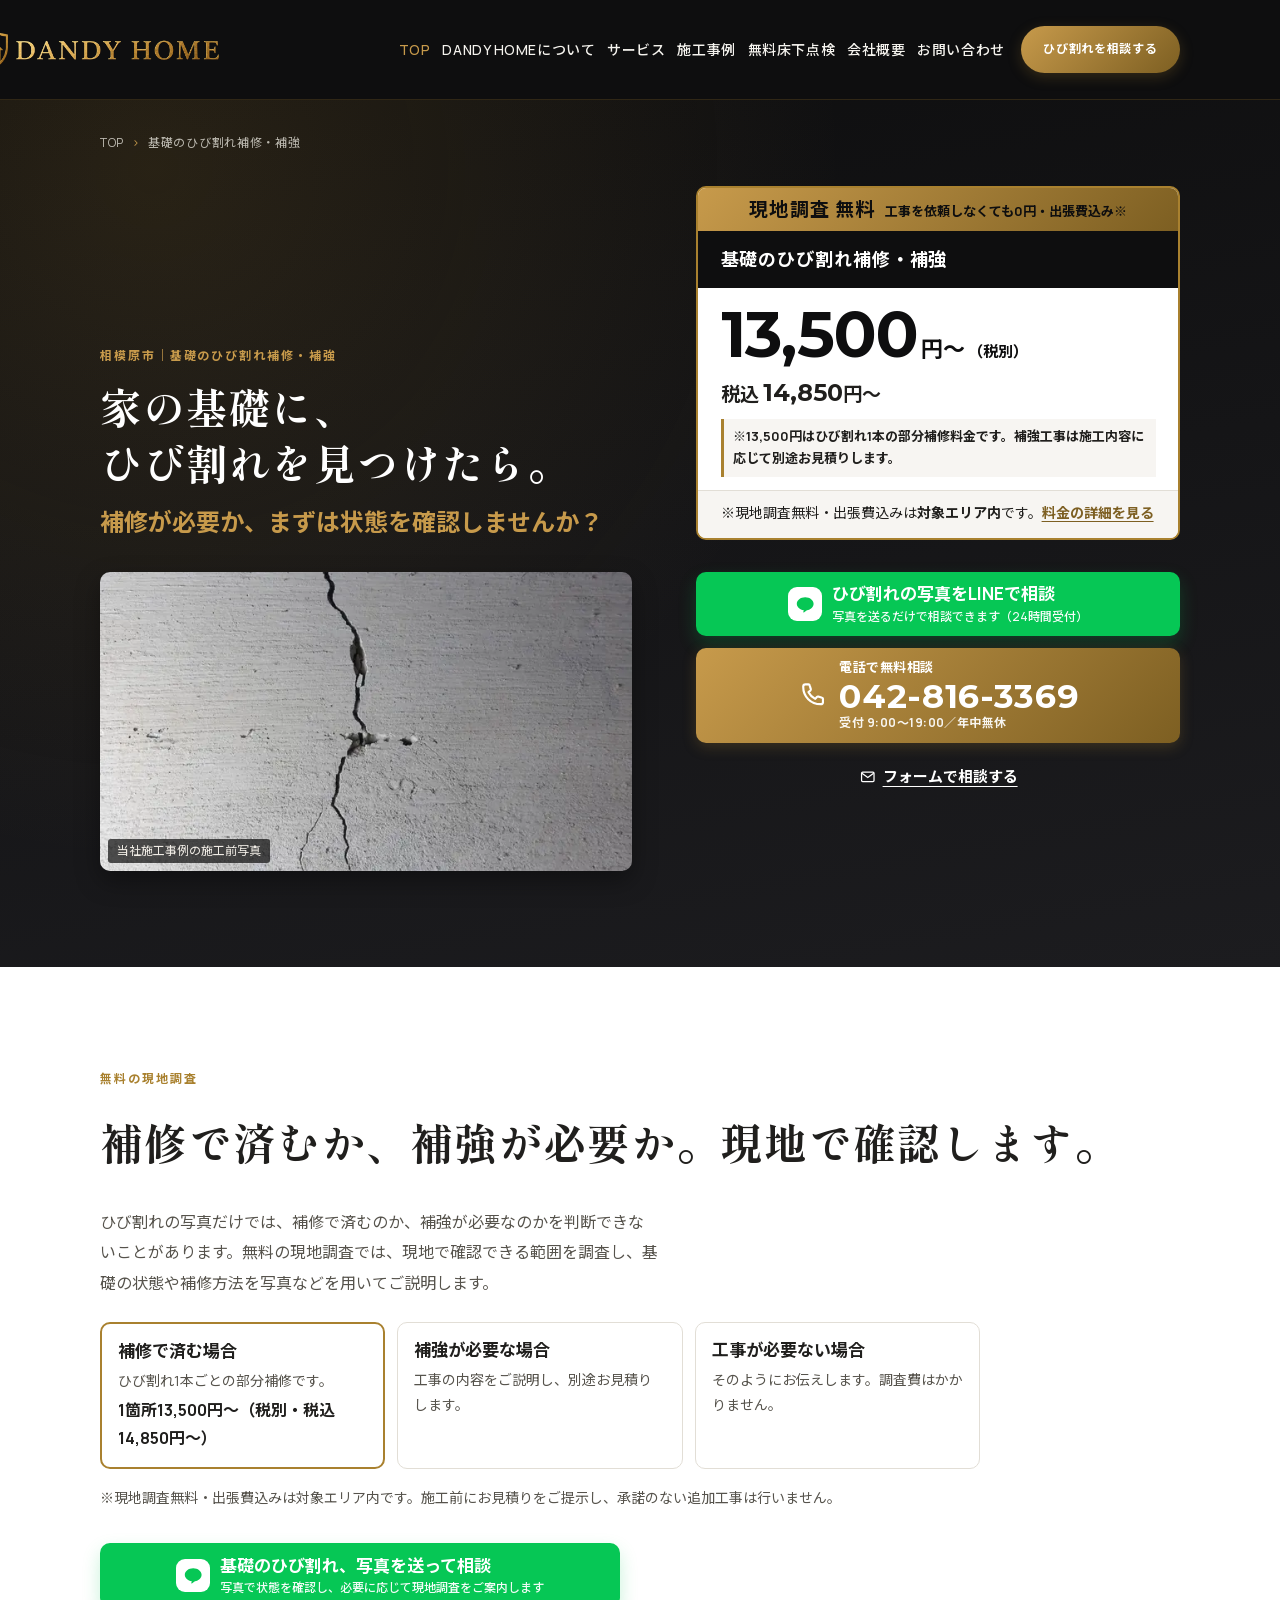
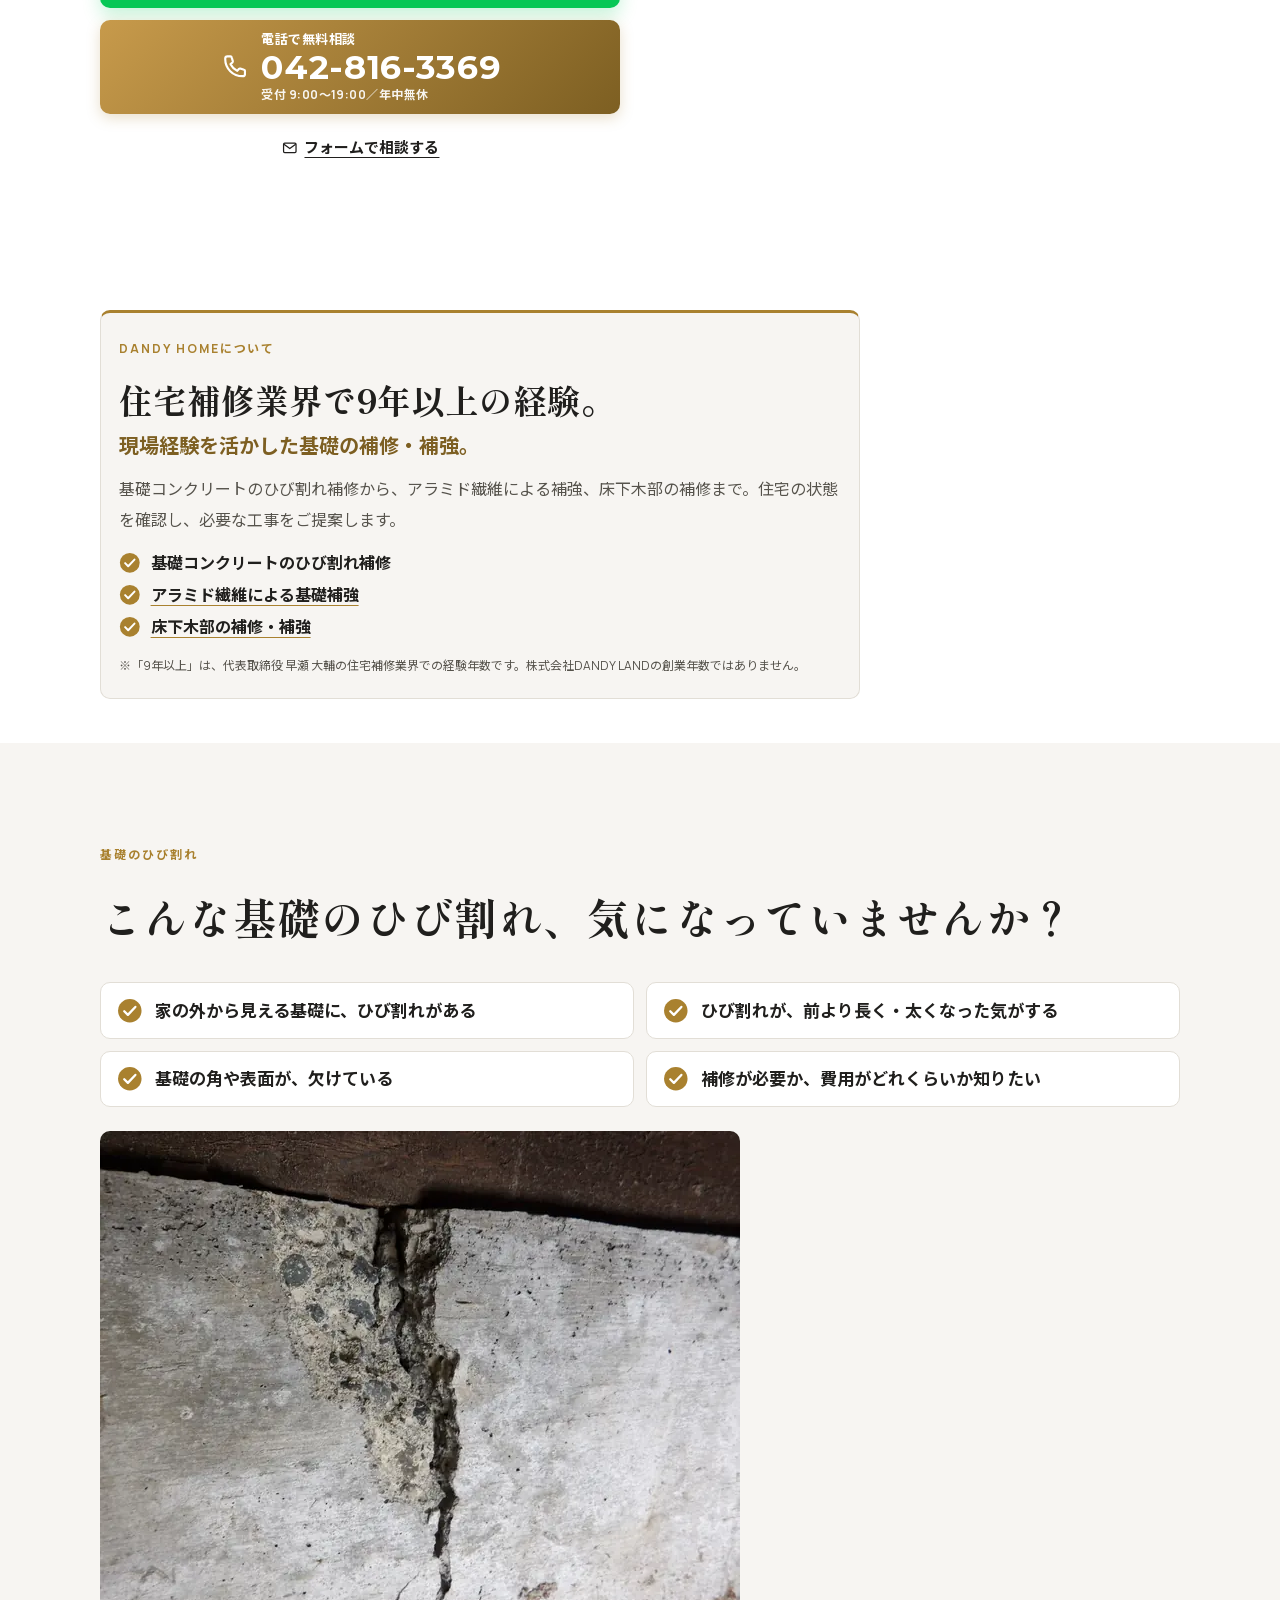
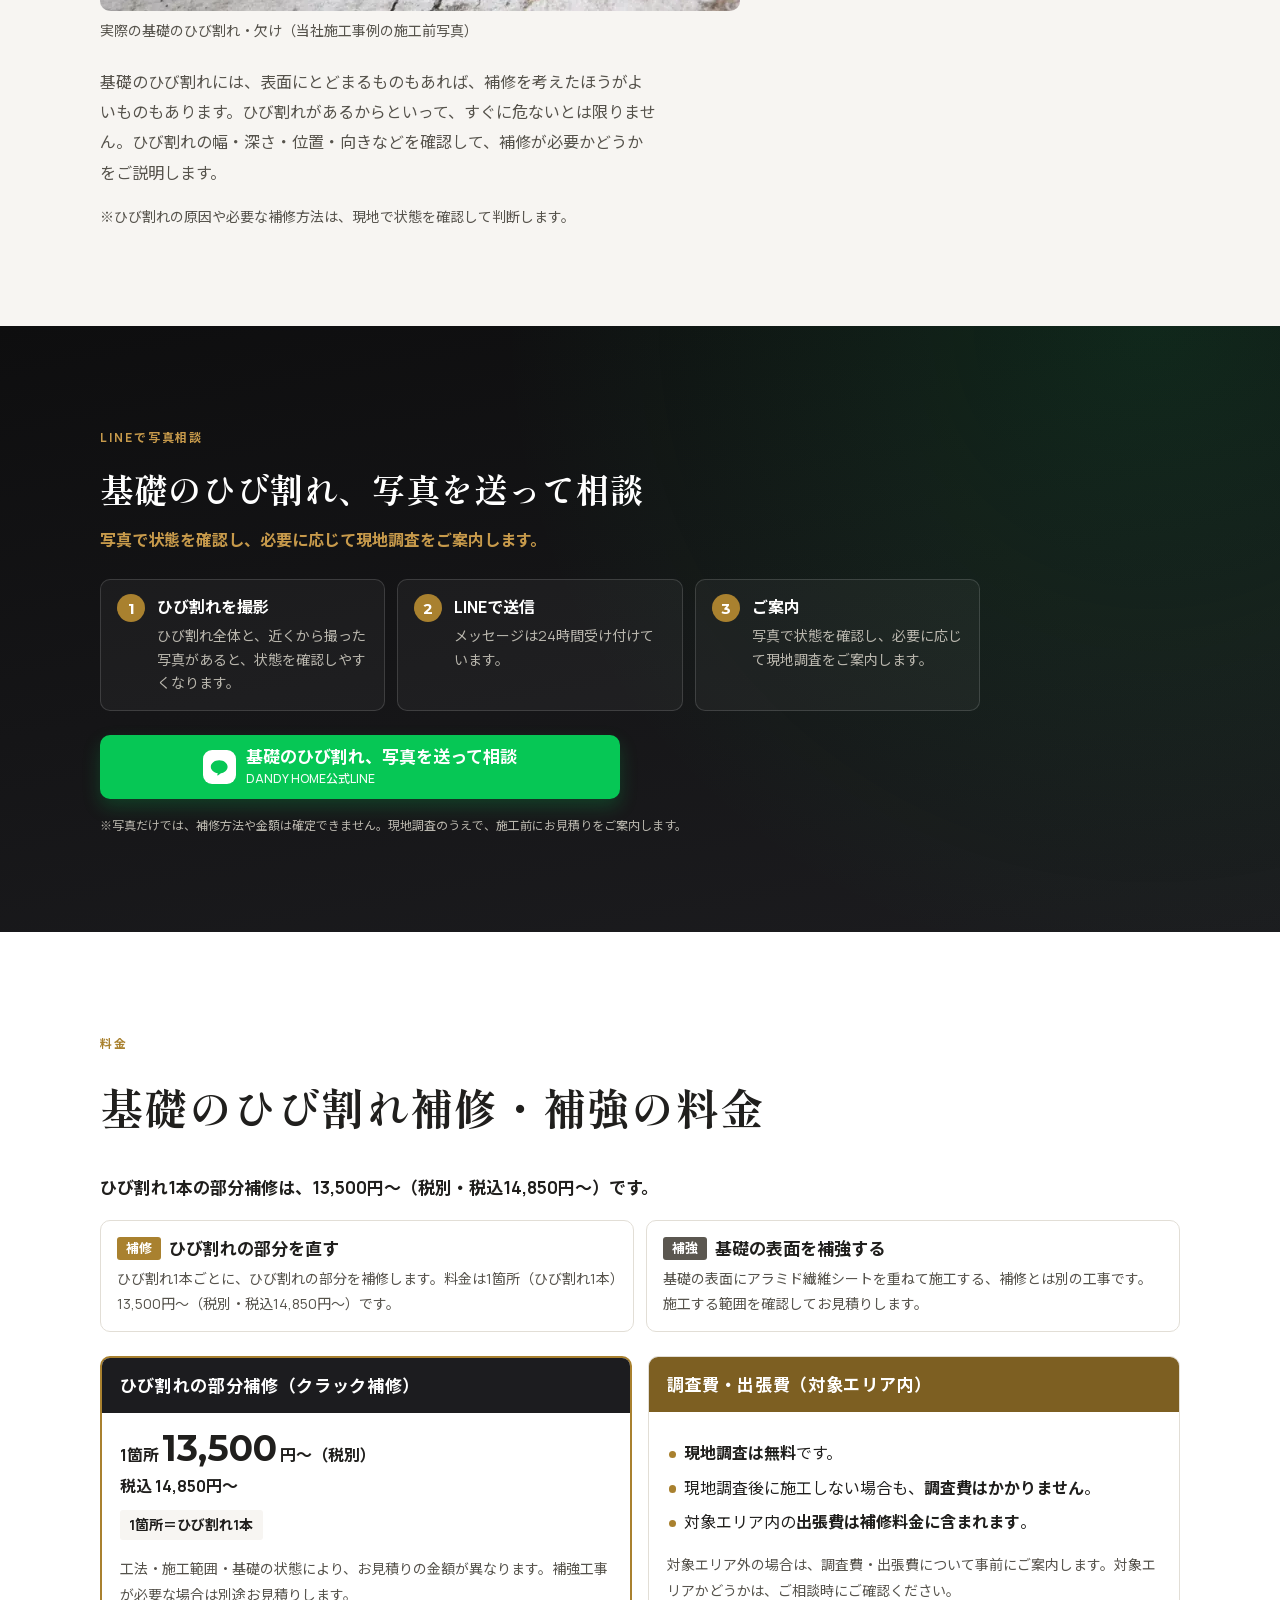
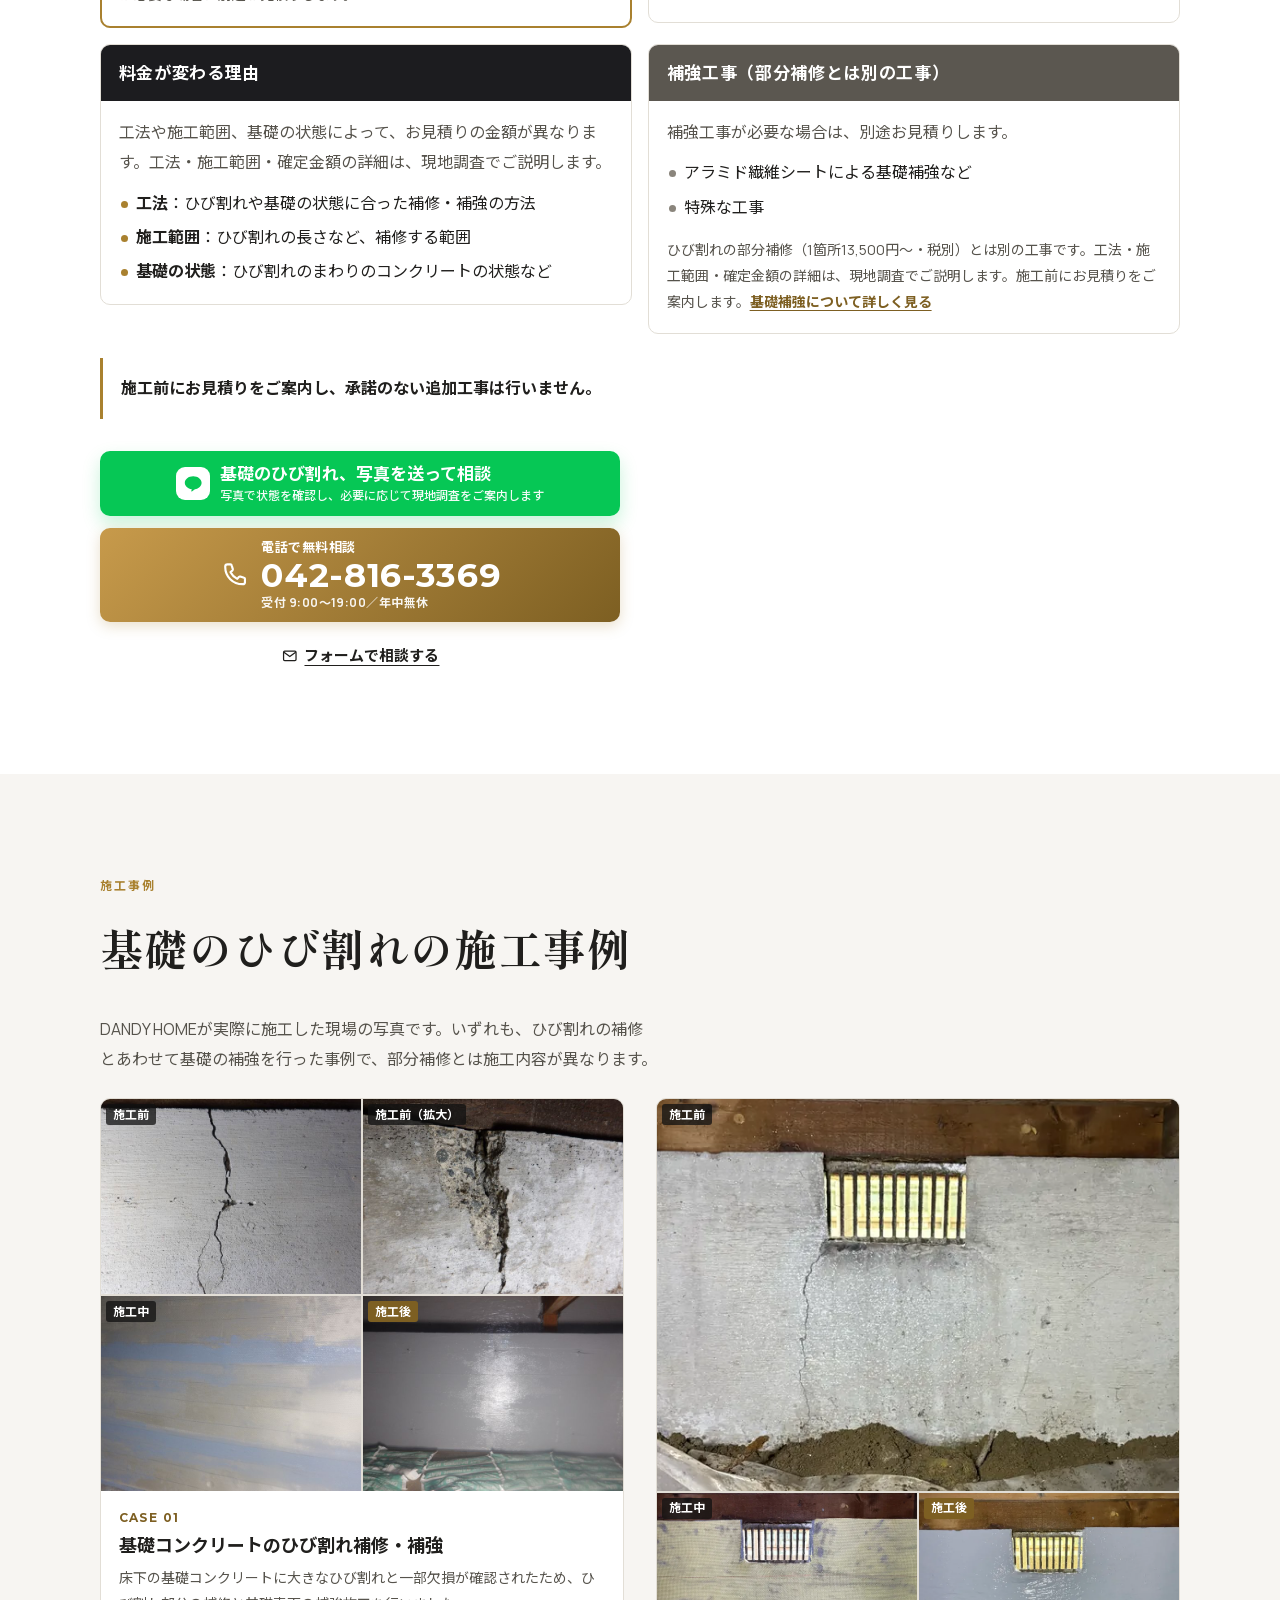
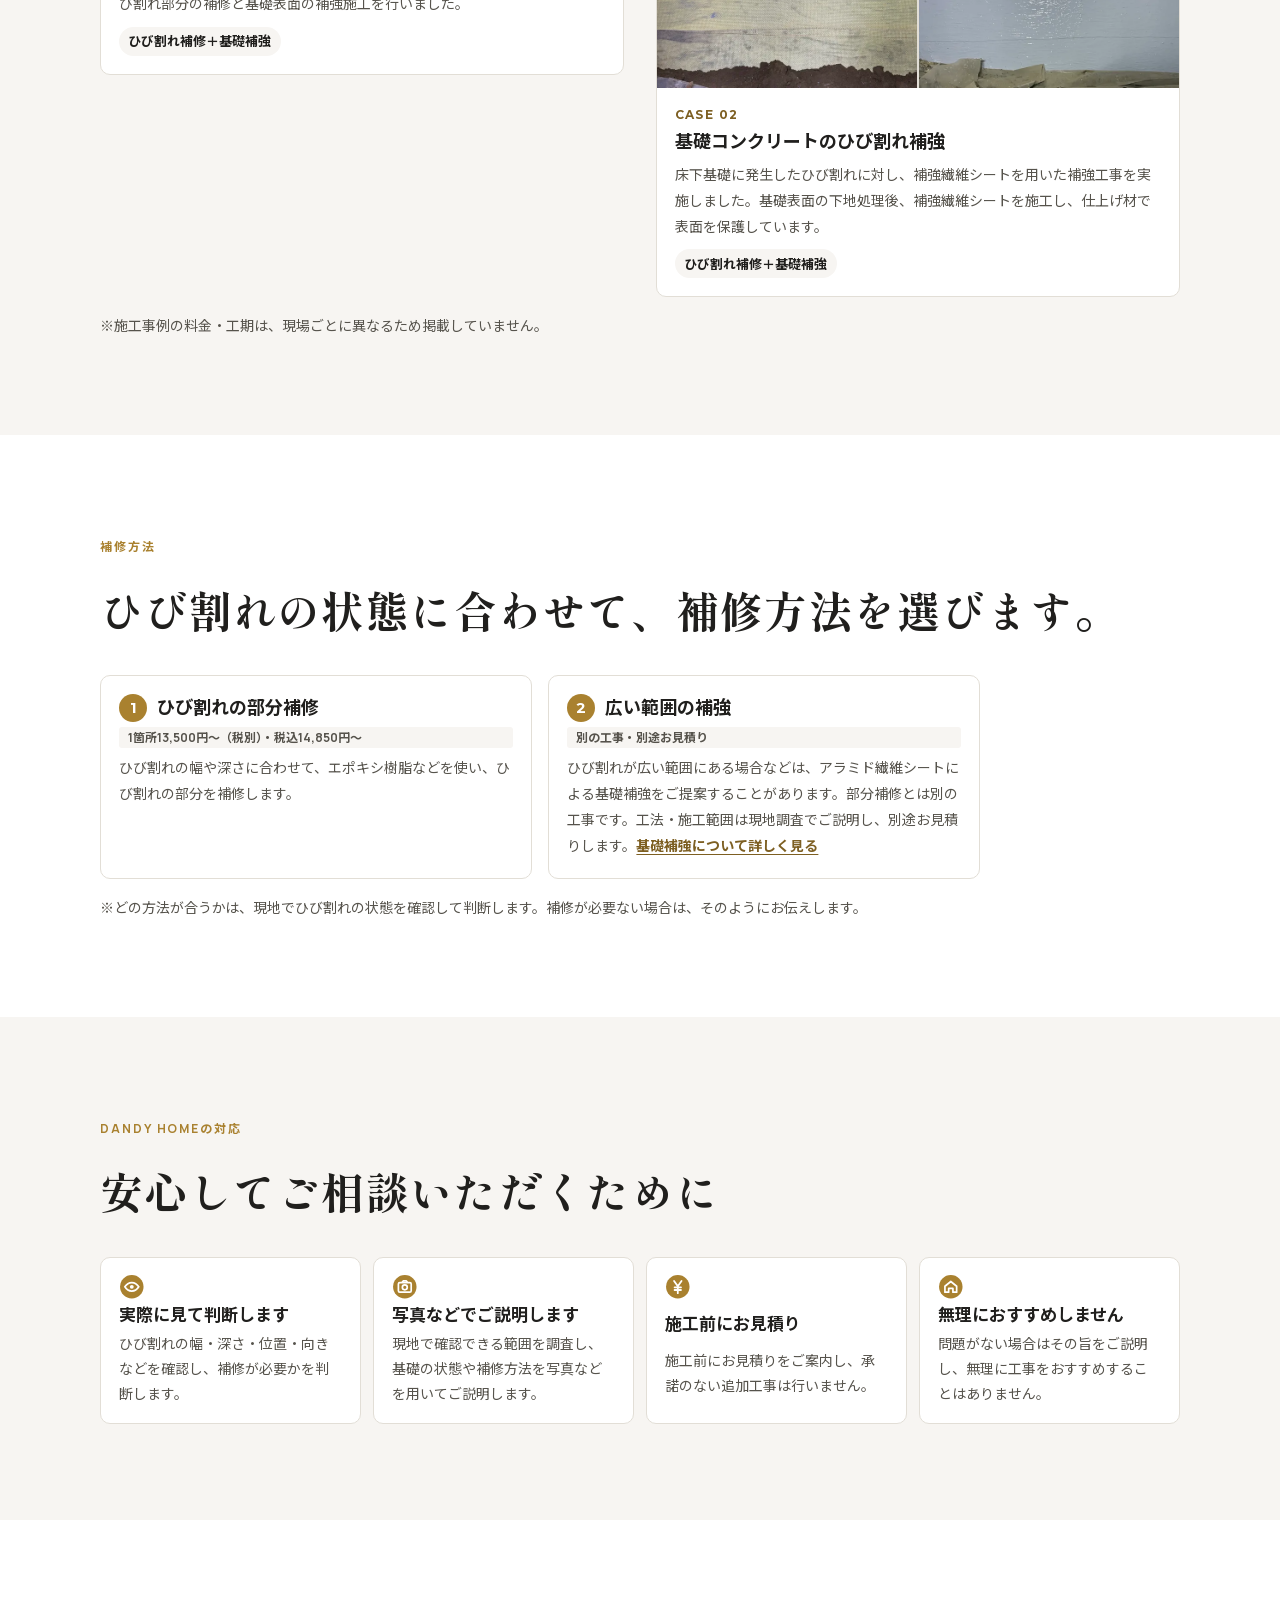
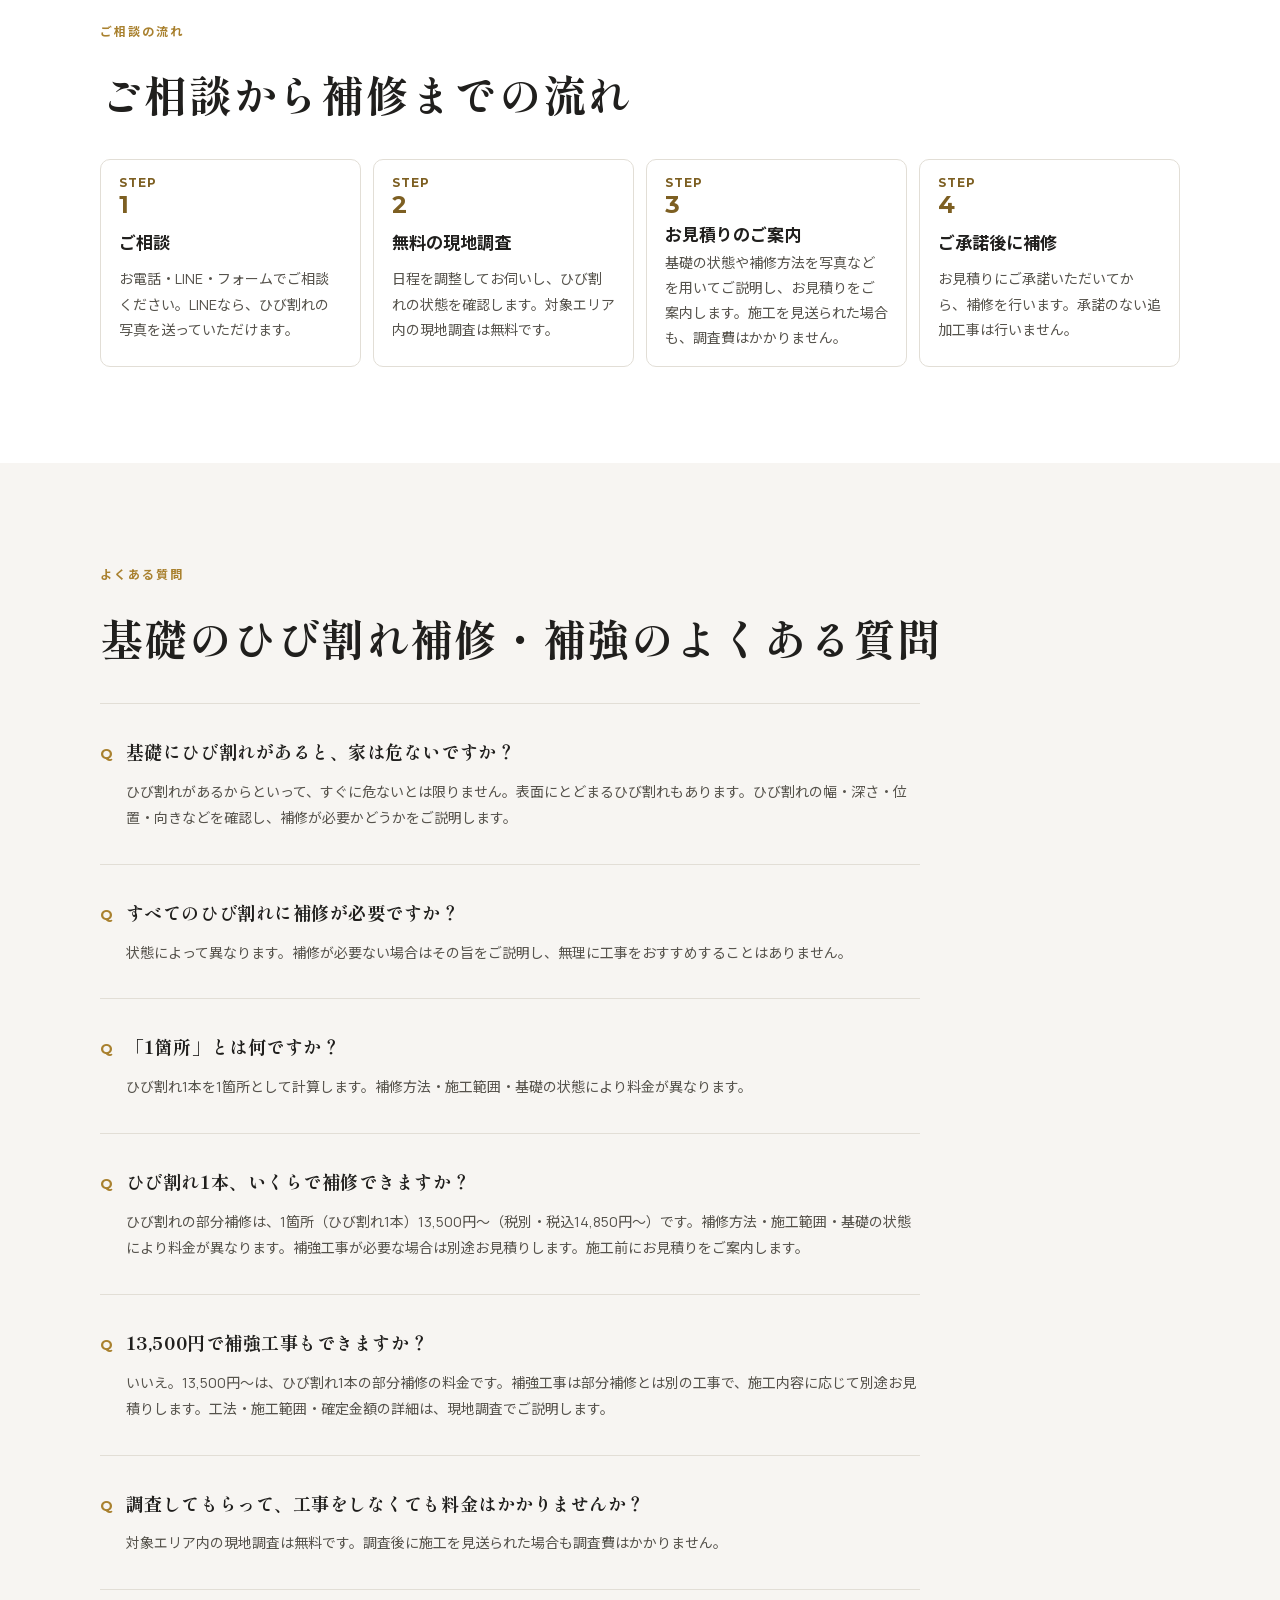
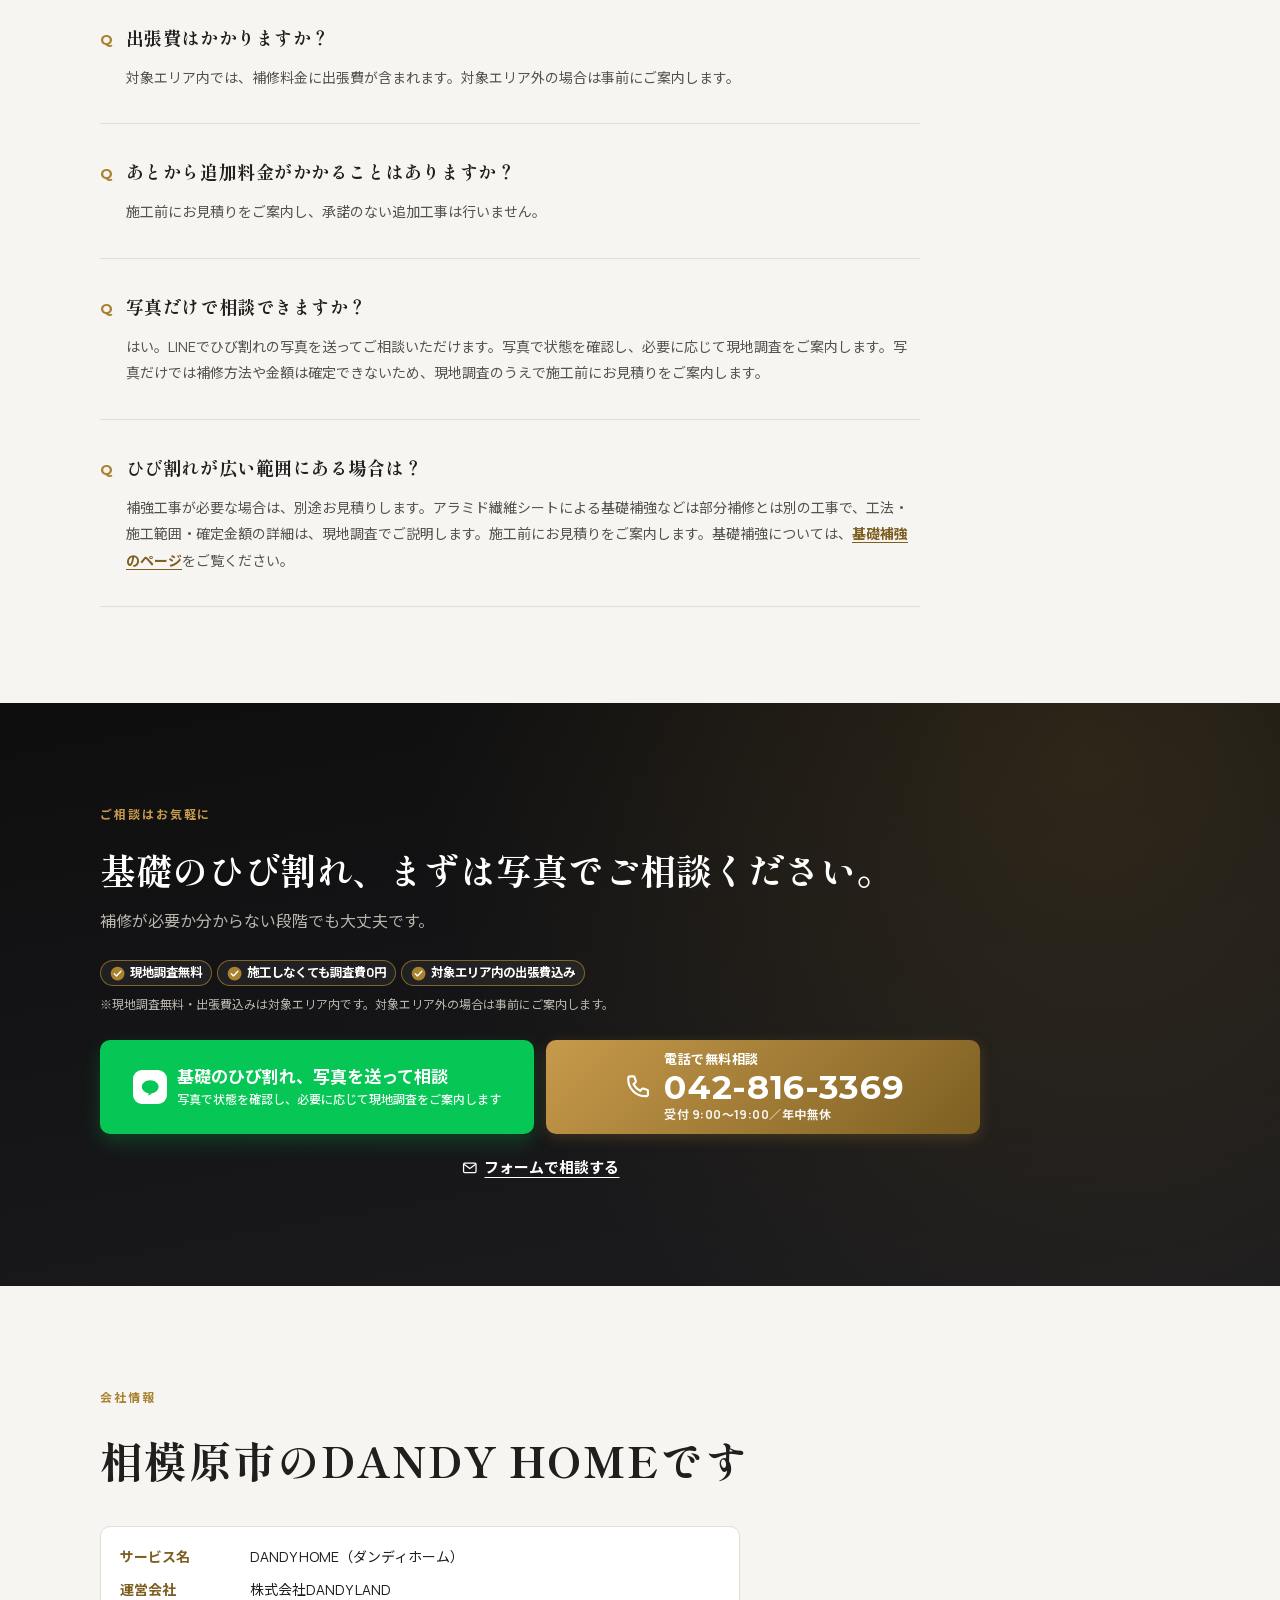
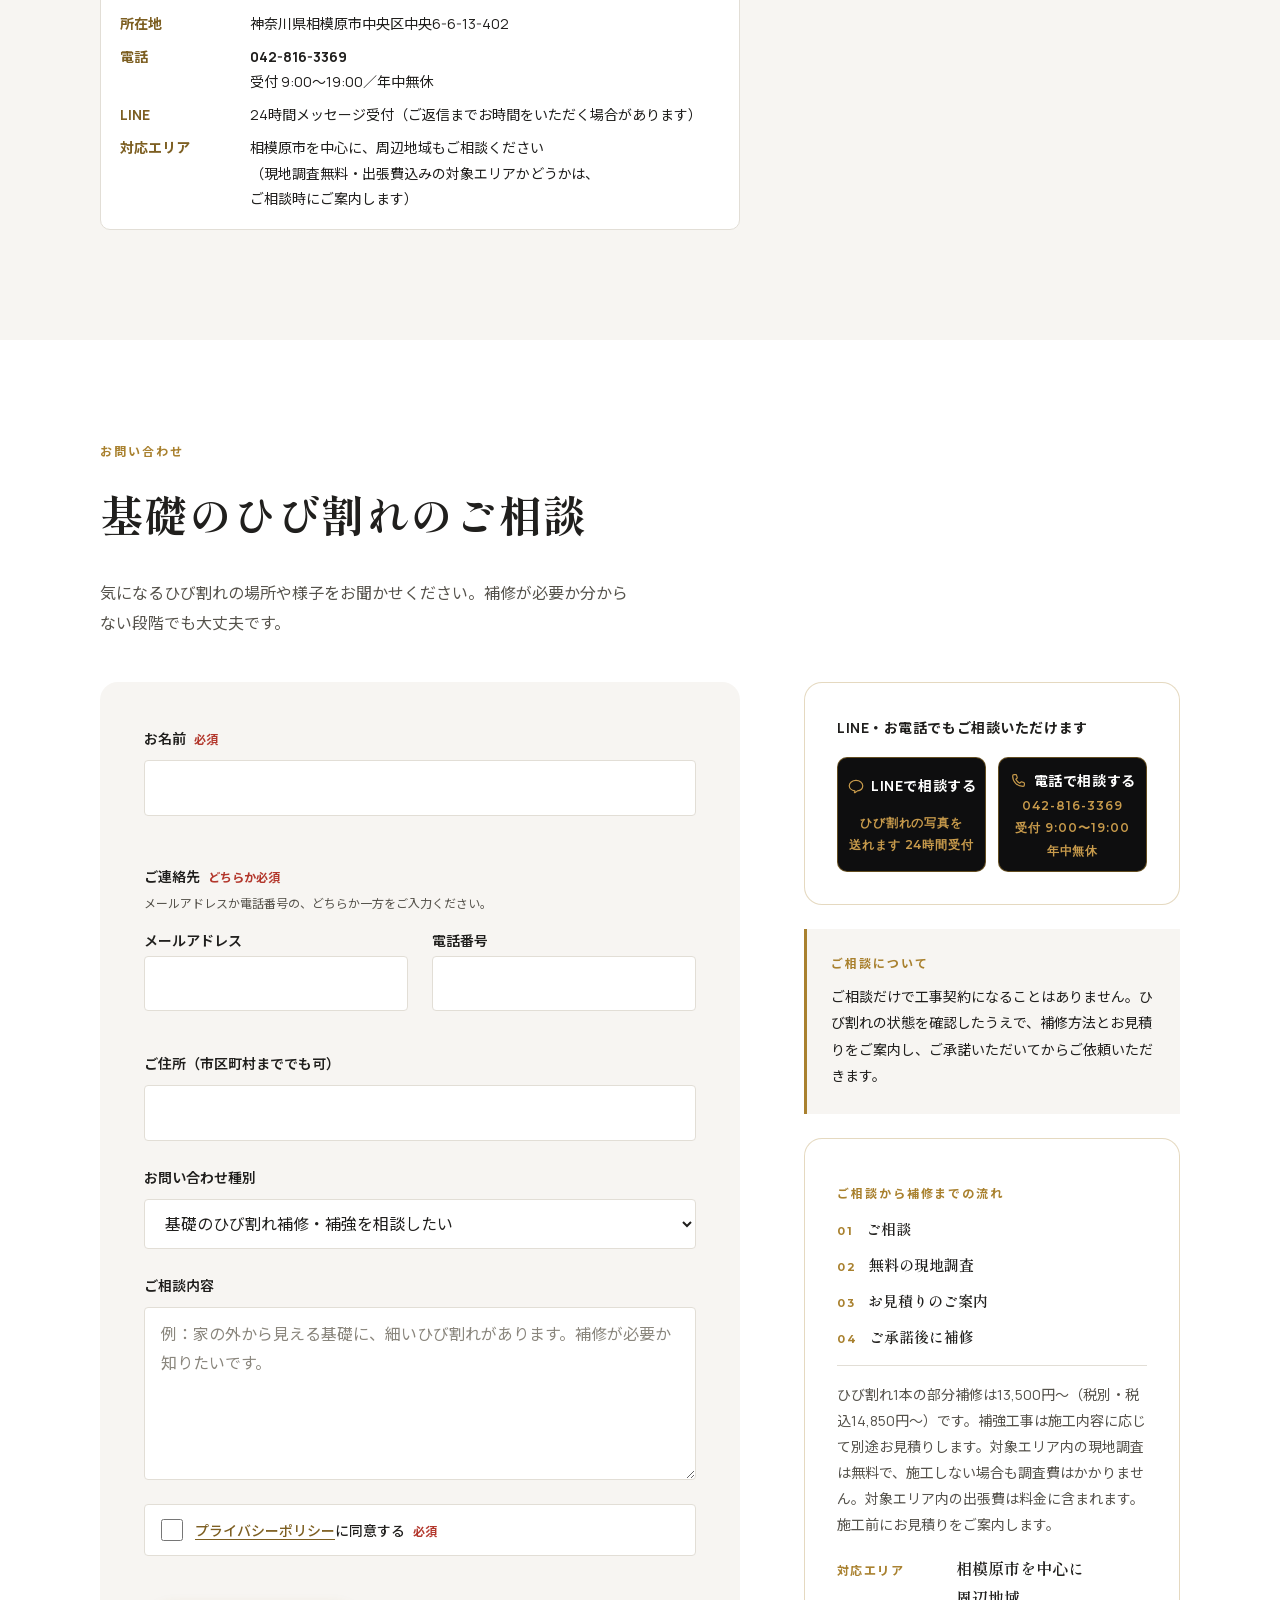
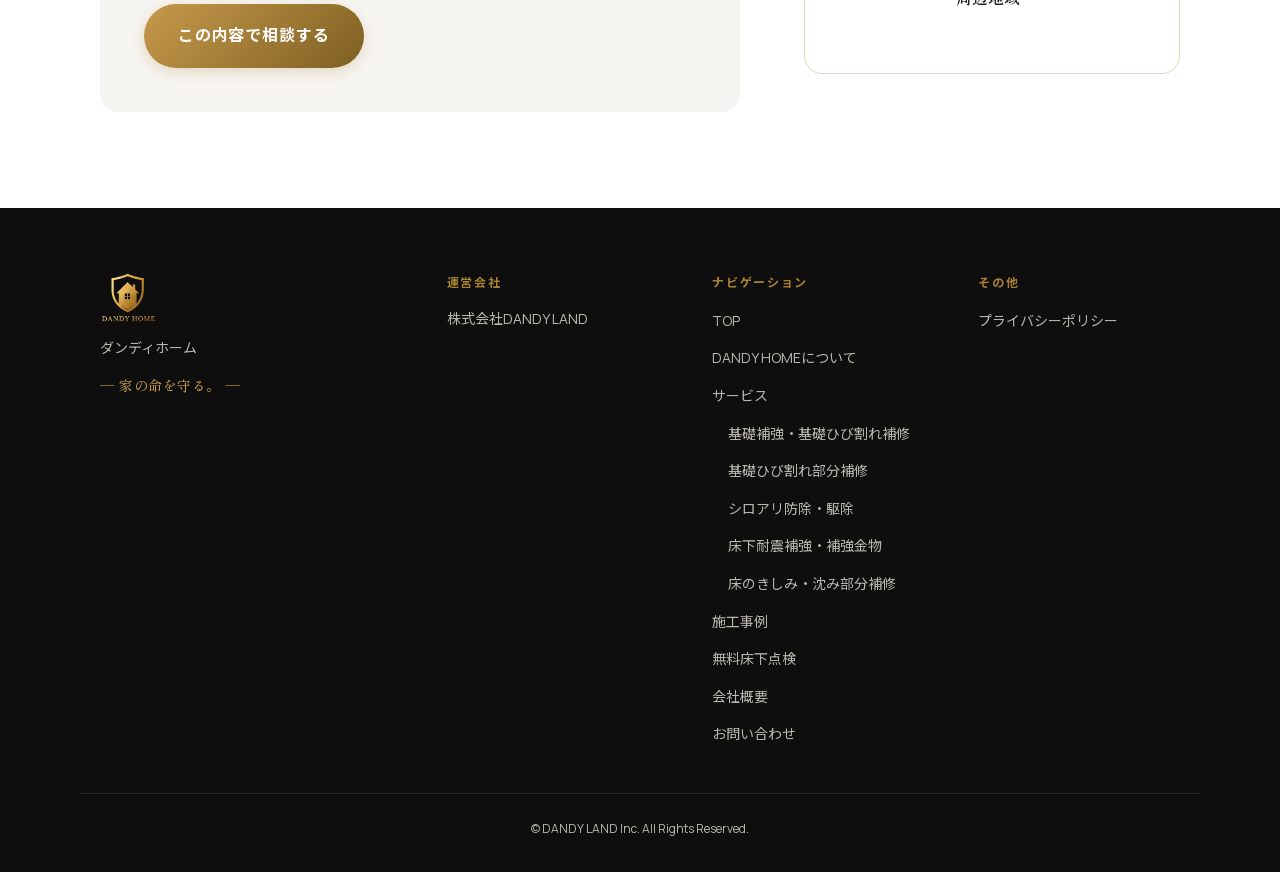
<file: foundation-crack/index.html>
<!DOCTYPE html>
<html lang="ja">
<head>
  <meta charset="UTF-8">
  <meta name="viewport" content="width=device-width, initial-scale=1, viewport-fit=cover">
  <title>基礎のひび割れ補修・補強の費用｜無料現地調査｜相模原市｜DANDY HOME</title>
  <meta name="description" content="住宅の基礎コンクリートのひび割れ補修・補強。ひび割れ1本の部分補修は13,500円〜（税別・税込14,850円〜）、補強工事は施工内容に応じて別途お見積りします。対象エリア内は現地調査無料で、施工しない場合も調査費はかかりません。相模原市を中心に、LINEでひび割れの写真を送ってご相談いただけます。">
  <link rel="canonical" href="https://dandyland.co.jp/foundation-crack/">
  <meta name="theme-color" content="#1a1a1a">
  <meta name="robots" content="index, follow">

  <!-- OGP -->
  <meta property="og:type" content="website">
  <meta property="og:site_name" content="DANDY HOME">
  <meta property="og:title" content="基礎のひび割れ補修・補強の費用｜無料現地調査｜相模原市｜DANDY HOME">
  <meta property="og:description" content="住宅の基礎コンクリートのひび割れ補修・補強。ひび割れ1本の部分補修は13,500円〜（税別・税込14,850円〜）、補強工事は施工内容に応じて別途お見積りします。対象エリア内は現地調査無料で、施工しない場合も調査費はかかりません。相模原市を中心に、LINEでひび割れの写真を送ってご相談いただけます。">
  <meta property="og:url" content="https://dandyland.co.jp/foundation-crack/">
  <meta property="og:image" content="https://dandyland.co.jp/images/foundation-crack/crack-hero-1280.webp">
  <meta property="og:image:width" content="1280">
  <meta property="og:image:height" content="960">
  <meta property="og:image:alt" content="床下の基礎コンクリートに入った縦方向のひび割れ（DANDY HOME施工事例の施工前写真）">
  <meta property="og:locale" content="ja_JP">

  <!-- Twitter Card -->
  <meta name="twitter:card" content="summary_large_image">
  <meta name="twitter:title" content="基礎のひび割れ補修・補強の費用｜無料現地調査｜相模原市｜DANDY HOME">
  <meta name="twitter:description" content="住宅の基礎コンクリートのひび割れ補修・補強。ひび割れ1本の部分補修は13,500円〜（税別・税込14,850円〜）、補強工事は施工内容に応じて別途お見積りします。対象エリア内は現地調査無料で、施工しない場合も調査費はかかりません。相模原市を中心に、LINEでひび割れの写真を送ってご相談いただけます。">
  <meta name="twitter:image" content="https://dandyland.co.jp/images/foundation-crack/crack-hero-1280.webp">

  <link rel="icon" href="/favicon.ico" sizes="any">
  <link rel="apple-touch-icon" href="/images/apple-touch-icon.png">

  <!-- ファーストビューの写真（LCP）を先に読み込む。下のフォント読み込み処理は、この写真の読み込み後にWebフォントを有効にする -->
  <link rel="preload" as="image" type="image/webp" imagesrcset="/images/foundation-crack/crack-hero-640.webp 640w, /images/foundation-crack/crack-hero-960.webp 960w, /images/foundation-crack/crack-hero-1280.webp 1280w" imagesizes="(min-width: 1120px) 551px, (min-width: 1024px) calc(52vw - 30px), (min-width: 768px) 640px, calc(100vw - 40px)" fetchpriority="high">

  <!-- Webフォントは /fonts/ から自社配信（サイトで使う文字だけのサブセット＋予備フォント）。
       文字を追加・変更したときは _tools/fonts/README.md の手順でサブセットを作り直す -->
  <link rel="stylesheet" href="/fonts/fonts.css" media="print" id="site-fonts">
  <script>
    (function () {
      // 読み込みの順番：ファーストビュー写真 → Webフォント → 予備フォントのCSS・画面外の写真。
      // 写真の読み込みが終わってからWebフォントを有効にし（写真の読み込みが失敗・停止した場合の保険として最長8秒）、
      // Webフォントの読み込みが終わったら（最長5秒）予備フォントのCSSを読み込んで firstviewloaded を知らせる
      var sheet = document.getElementById('site-fonts'), on = false, ready = false;
      function fontsOn() {
        if (on) return;
        on = true;
        sheet.media = 'all';
        requestAnimationFrame(function () { requestAnimationFrame(function () { document.fonts.ready.then(afterFonts); }); });
        setTimeout(afterFonts, 5000);
      }
      function afterFonts() {
        if (ready) return;
        ready = true;
        var l = document.createElement('link');
        l.rel = 'stylesheet';
        l.href = '/fonts/fonts-fallback.css';
        sheet.parentNode.insertBefore(l, sheet);
        window.firstViewLoaded = true;
        dispatchEvent(new Event('firstviewloaded'));
      }
      var hero = [].filter.call(document.querySelectorAll('link[rel="preload"][as="image"]'), function (l) { return matchMedia(l.media || 'all').matches; })[0];
      if (hero) { hero.addEventListener('load', fontsOn); hero.addEventListener('error', fontsOn); }
      else {
        // 背景写真のpreloadがないページは、最初の画面に表示される写真の読み込みを待つ
        document.addEventListener('DOMContentLoaded', function () {
          var wait = [].filter.call(document.images, function (img) {
            var r = img.getBoundingClientRect();
            return !img.complete && r.width > 0 && r.top < innerHeight && r.bottom > 0;
          });
          var left = wait.length;
          if (!left) return fontsOn();
          wait.forEach(function (img) {
            function done() { if (--left === 0) fontsOn(); }
            img.addEventListener('load', done); img.addEventListener('error', done);
          });
        });
      }
      setTimeout(fontsOn, 8000);
    })();
  </script>
  <noscript><link rel="stylesheet" href="/fonts/fonts-fallback.css"><link rel="stylesheet" href="/fonts/fonts.css"></noscript>

  <link rel="stylesheet" href="/css/style.css?v=20261021-1">
  <!-- このページ専用の追加スタイル（css/style.css の既存ルールは変更しない） -->
  <link rel="stylesheet" href="/css/foundation-crack.css?v=20261117-1">

  <!-- 構造化データ：サービス（Service・料金の下限つき）とパンくずリスト（BreadcrumbList）。
       FAQPage 構造化データは使用しない（サイト共通の方針）。
       料金は総額（税込）で記載：ひび割れの部分補修 1箇所（ひび割れ1本）14,850円〜（税別13,500円〜）。アラミド繊維補強は別工事のため offers に含めない -->
  <script type="application/ld+json">
{
  "@context": "https://schema.org",
  "@graph": [
    {
      "@type": "Service",
      "@id": "https://dandyland.co.jp/foundation-crack/#service",
      "name": "基礎のひび割れ補修・補強",
      "serviceType": "住宅の基礎コンクリートのひび割れ（クラック）の部分補修と、アラミド繊維シートによる基礎補強",
      "description": "住宅の基礎コンクリートに入ったひび割れの部分補修です。ひび割れ1本を1箇所として計算します。ひび割れの状態を確認し、補修方法とお見積りをご案内します。補修方法・施工範囲・基礎の状態により料金が異なります。補強工事が必要な場合は別途お見積りします。",
      "url": "https://dandyland.co.jp/foundation-crack/",
      "provider": {
        "@type": "HomeAndConstructionBusiness",
        "@id": "https://dandyland.co.jp/#business",
        "name": "DANDY HOME",
        "alternateName": "ダンディホーム",
        "legalName": "株式会社DANDY LAND",
        "url": "https://dandyland.co.jp/",
        "telephone": "+81-42-816-3369",
        "address": {
          "@type": "PostalAddress",
          "addressCountry": "JP",
          "addressRegion": "神奈川県",
          "addressLocality": "相模原市中央区",
          "streetAddress": "中央6-6-13-402"
        }
      },
      "areaServed": [
        { "@type": "City", "name": "相模原市" }
      ],
      "offers": {
        "@type": "Offer",
        "priceCurrency": "JPY",
        "priceSpecification": {
          "@type": "PriceSpecification",
          "minPrice": "14850",
          "priceCurrency": "JPY",
          "valueAddedTaxIncluded": true
        },
        "description": "基礎ひび割れの部分補修 1箇所（ひび割れ1本）14,850円〜（税込）。補修方法・施工範囲・基礎の状態により料金が異なります。補強工事が必要な場合は別途お見積りします。"
      }
    },
    {
      "@type": "BreadcrumbList",
      "itemListElement": [
        { "@type": "ListItem", "position": 1, "name": "TOP", "item": "https://dandyland.co.jp/" },
        { "@type": "ListItem", "position": 2, "name": "基礎のひび割れ補修・補強", "item": "https://dandyland.co.jp/foundation-crack/" }
      ]
    }
  ]
}
  </script>

  <!-- Google アナリティクス 4（測定ID：G-KM2DSV4JS6）
       ・本番ドメイン（https://dandyland.co.jp）のときだけタグを読み込み、送信する。
         ローカル確認・プレビュー等ではページビューを含めて一切送信しない。
       ・同じページで二重に読み込まれても、2回目以降は何もしない（二重送信の防止）。
       ・電話・LINEのクリック（phone_click / line_click）とフォーム送信成功（generate_lead）は
         js/main.js から送る。フォームの入力内容・相談の種類はGA4に送らない。 -->
  <script>
    (function () {
      if (window.__dandyGa4Loaded) return;
      if (location.protocol !== 'https:' || location.hostname !== 'dandyland.co.jp') return;
      window.__dandyGa4Loaded = true;
      window.dataLayer = window.dataLayer || [];
      window.gtag = function () { window.dataLayer.push(arguments); };
      window.gtag('js', new Date());
      window.gtag('config', 'G-KM2DSV4JS6');
      var s = document.createElement('script');
      s.async = true;
      s.src = 'https://www.googletagmanager.com/gtag/js?id=G-KM2DSV4JS6';
      document.head.appendChild(s);
    })();
  </script>
</head>
<body class="fc-page">
  <a class="skip-link" href="#main-content">本文へスキップ</a>

  
  <header class="site-header" id="site-header">
    <div class="container site-header__inner">
      <a href="/#top" class="brand" aria-label="DANDY HOME トップへ">
        <span
          class="brand__icon"
          style="background-image: url('/images/logo/dandy-home-logo.png'); background-image: image-set(url('/images/logo/dandy-home-logo.webp') type('image/webp'), url('/images/logo/dandy-home-logo.png') type('image/png'));"
          role="img"
          aria-label="DANDY HOME（ダンディホーム）"
        ></span>
        <span
          class="brand__wordmark"
          style="background-image: url('/images/logo/dandy-home-logo.png'); background-image: image-set(url('/images/logo/dandy-home-logo.webp') type('image/webp'), url('/images/logo/dandy-home-logo.png') type('image/png'));"
          aria-hidden="true"
        ></span>
      </a>

      <nav class="main-nav" id="main-nav" aria-label="主要ナビゲーション">
        <ul class="main-nav__list">
          <li><a href="/#top" class="nav-link">TOP</a></li><li><a href="/#why-dandy-home" class="nav-link">DANDY HOMEについて</a></li><li><a href="/#capabilities" class="nav-link">サービス</a></li><li class="main-nav__sub"><a href="/foundation-repair/" class="nav-link nav-link--sub">基礎補強・基礎ひび割れ補修</a></li><li class="main-nav__sub"><a href="/foundation-crack/" class="nav-link nav-link--sub"><span class="sp-phrase">基礎ひび割れ</span> <span class="sp-phrase">部分補修</span></a></li><li class="main-nav__sub"><a href="/termite/" class="nav-link nav-link--sub">シロアリ防除・駆除</a></li><li class="main-nav__sub"><a href="/underfloor-repair/" class="nav-link nav-link--sub">床下耐震補強・補強金物</a></li><li class="main-nav__sub"><a href="/floor-repair/" class="nav-link nav-link--sub"><span class="sp-phrase">床のきしみ・沈み</span> <span class="sp-phrase">部分補修</span></a></li><li><a href="/#case-studies-preview" class="nav-link">施工事例</a></li><li><a href="/#inspection" class="nav-link">無料床下点検</a></li><li><a href="/#company" class="nav-link">会社概要</a></li><li><a href="/#contact" class="nav-link">お問い合わせ</a></li>
        </ul>
        <a href="#contact" class="btn btn--primary btn--nav" data-ga-event="form_cta_click" data-ga-position="header">ひび割れを相談する</a>
      </nav>

      <button
        type="button"
        class="nav-toggle"
        id="nav-toggle"
        aria-expanded="false"
        aria-controls="main-nav"
        aria-label="メニューを開く"
      >
        <span class="nav-toggle__icon nav-toggle__icon--open"><span class="icon " aria-hidden="true"><svg viewBox="0 0 24 24" fill="none" stroke="currentColor" stroke-width="1.6" stroke-linecap="round" stroke-linejoin="round"><path d="M3 6h18M3 12h18M3 18h18"/></svg></span></span>
        <span class="nav-toggle__icon nav-toggle__icon--close"><span class="icon " aria-hidden="true"><svg viewBox="0 0 24 24" fill="none" stroke="currentColor" stroke-width="1.6" stroke-linecap="round" stroke-linejoin="round"><path d="M5 5l14 14M19 5L5 19"/></svg></span></span>
      </button>
    </div>
  </header>
  <div class="nav-overlay" id="nav-overlay" hidden></div>

  <main id="main-content" class="service-page">

  <!-- このページで使うアイコン -->
  <svg width="0" height="0" style="position:absolute" aria-hidden="true" focusable="false">
    <defs>
      <symbol id="fc-i-check" viewBox="0 0 24 24"><circle cx="12" cy="12" r="11" fill="#a9812f"/><path d="M6.8 12.4l3.4 3.4 7-7.4" fill="none" stroke="#fff" stroke-width="2.2" stroke-linecap="round" stroke-linejoin="round"/></symbol>
      <symbol id="fc-i-tel" viewBox="0 0 24 24"><path d="M6.7 3.5h2.4c.4 0 .8.3.9.7l.9 3c.1.4 0 .8-.3 1.1L9.1 9.6a12.4 12.4 0 0 0 5.3 5.3l1.3-1.5c.3-.3.7-.4 1.1-.3l3 .9c.4.1.7.5.7.9v2.4c0 1-.8 1.8-1.8 1.8C10.9 19.1 4.9 13.1 4.9 5.3c0-1 .8-1.8 1.8-1.8z" fill="none" stroke="currentColor" stroke-width="1.7" stroke-linejoin="round"/></symbol>
      <symbol id="fc-i-line" viewBox="0 0 24 24"><path d="M12 4.5c-4.97 0-9 3.13-9 7 0 3.47 3.24 6.35 7.49 6.9l-.55 2.06c-.1.38.32.67.64.45l3.3-2.4C18 17.86 21 15 21 11.5c0-3.87-4.03-7-9-7z" fill="currentColor"/></symbol>
      <symbol id="fc-i-mail" viewBox="0 0 24 24"><rect x="3.5" y="5.5" width="17" height="13" rx="1.5" fill="none" stroke="currentColor" stroke-width="1.7"/><path d="M4 7l8 6 8-6" fill="none" stroke="currentColor" stroke-width="1.7" stroke-linejoin="round"/></symbol>
      <symbol id="fc-i-eye" viewBox="0 0 24 24"><circle cx="12" cy="12" r="11" fill="#a9812f"/><path d="M5.5 12s2.4-4 6.5-4 6.5 4 6.5 4-2.4 4-6.5 4-6.5-4-6.5-4z" fill="none" stroke="#fff" stroke-width="1.6"/><circle cx="12" cy="12" r="1.8" fill="#fff"/></symbol>
      <symbol id="fc-i-photo" viewBox="0 0 24 24"><circle cx="12" cy="12" r="11" fill="#a9812f"/><rect x="6" y="8" width="12" height="9" rx="1.3" fill="none" stroke="#fff" stroke-width="1.6"/><circle cx="12" cy="12.5" r="2.3" fill="none" stroke="#fff" stroke-width="1.6"/><path d="M9.5 8l1-1.5h3l1 1.5" fill="none" stroke="#fff" stroke-width="1.6" stroke-linejoin="round"/></symbol>
      <symbol id="fc-i-yen" viewBox="0 0 24 24"><circle cx="12" cy="12" r="11" fill="#a9812f"/><path d="M8.5 6.5L12 11.5l3.5-5M12 11.5V18M9 12.5h6M9 15h6" fill="none" stroke="#fff" stroke-width="1.7" stroke-linecap="round" stroke-linejoin="round"/></symbol>
      <symbol id="fc-i-home" viewBox="0 0 24 24"><circle cx="12" cy="12" r="11" fill="#a9812f"/><path d="M6.5 11.5L12 7l5.5 4.5V17h-3.5v-3.5h-4V17H6.5z" fill="none" stroke="#fff" stroke-width="1.6" stroke-linejoin="round"/></symbol>
    </defs>
  </svg>

  <!-- ① ファーストビュー -->
  <section class="fc-hero" id="top">
    <div class="container">
      <nav class="sp-breadcrumb" aria-label="パンくずリスト">
        <ol>
          <li><a href="/">TOP</a></li>
          <li aria-current="page">基礎のひび割れ補修・補強</li>
        </ol>
      </nav>

      <div class="fc-hero__layout">
        <div class="fc-hero__main">
          <p class="section-eyebrow section-eyebrow--light fc-hero__eyebrow">相模原市｜基礎のひび割れ補修・補強</p>
          <h1 class="fc-hero__title"><span>家の基礎に、</span><span>ひび割れを見つけたら。</span></h1>
          <p class="fc-hero__sub"><span class="sp-phrase">補修が必要か、</span><span class="sp-phrase">まずは状態を</span><span class="sp-phrase">確認しませんか？</span></p>
        </div>

        <figure class="fc-hero__photo">
          <picture>
            <source type="image/webp" srcset="/images/foundation-crack/crack-hero-640.webp 640w, /images/foundation-crack/crack-hero-960.webp 960w, /images/foundation-crack/crack-hero-1280.webp 1280w" sizes="(min-width: 1120px) 551px, (min-width: 1024px) calc(52vw - 30px), (min-width: 768px) 640px, calc(100vw - 40px)">
            <img src="/images/case-studies/foundation-repair-01-before-960.jpg" srcset="/images/case-studies/foundation-repair-01-before-640.jpg 640w, /images/case-studies/foundation-repair-01-before-960.jpg 960w, /images/case-studies/foundation-repair-01-before-1280.jpg 1280w" sizes="(min-width: 1120px) 551px, (min-width: 1024px) calc(52vw - 30px), (min-width: 768px) 640px, calc(100vw - 40px)" alt="床下の基礎コンクリートに入った縦方向のひび割れ" width="1280" height="960" fetchpriority="high">
          </picture>
          <figcaption>当社施工事例の施工前写真</figcaption>
        </figure>

        <div class="fc-hero__side">
          <div class="fc-price">
            <p class="fc-free"><b class="fc-free__main">現地調査 無料</b><span class="fc-free__sub">工事を依頼しなくても0円・出張費込み※</span></p>
            <p class="fc-price__label">基礎のひび割れ補修・補強</p>
            <div class="fc-price__body">
              <p class="fc-price__figure"><span class="fc-price__num">13,500</span><span class="fc-price__yen">円〜</span><span class="fc-price__tax">（税別）</span></p>
              <p class="fc-price__incl">税込 <b>14,850</b>円〜</p>
              <p class="fc-price__caution">※13,500円はひび割れ1本の部分補修料金です。補強工事は施工内容に応じて別途お見積りします。</p>
            </div>
            <div class="fc-price__terms">
              <p>※現地調査無料・出張費込みは<b>対象エリア内</b>です。<a href="#price">料金の詳細を見る</a></p>
            </div>
          </div>
        </div>

        <div class="fc-cta fc-hero__cta">
          <a href="https://lin.ee/wMZ3Qpj" class="fc-line" data-ga-position="hero" target="_blank" rel="noopener noreferrer" aria-label="LINEでひび割れの写真を送って相談する（DANDY HOME公式LINE・新しいタブで開きます）"><span class="fc-line__icon"><svg aria-hidden="true" focusable="false"><use href="#fc-i-line"/></svg></span><span class="fc-line__text"><span class="fc-line__main">ひび割れの写真をLINEで相談</span><span class="fc-line__sub">写真を送るだけで相談できます（24時間受付）</span></span></a>
          <a href="tel:0428163369" class="fc-tel" data-ga-position="hero" aria-label="電話で無料相談する（042-816-3369に発信します）"><svg aria-hidden="true" focusable="false"><use href="#fc-i-tel"/></svg><span class="fc-tel__text"><span class="fc-tel__label">電話で無料相談</span><span class="fc-tel__num">042-816-3369</span><span class="fc-tel__hours">受付 9:00〜19:00／年中無休</span></span></a>
          <a href="#contact" class="fc-form-link" data-ga-event="form_cta_click" data-ga-position="hero"><svg aria-hidden="true" focusable="false"><use href="#fc-i-mail"/></svg>フォームで相談する</a>
        </div>
      </div>
    </div>
  </section>

  <!-- 補修で済むか、補強が必要か（無料現地調査の価値） -->
  <section class="section fc-check-sec" id="check">
    <div class="container">
      <p class="section-eyebrow">無料の現地調査</p>
      <h2 class="section-title"><span class="sp-phrase">補修で済むか、</span><span class="sp-phrase">補強が必要か。</span><span class="sp-phrase">現地で確認します。</span></h2>
      <p class="fc-lead">ひび割れの写真だけでは、補修で済むのか、補強が必要なのかを判断できないことがあります。無料の現地調査では、現地で確認できる範囲を調査し、基礎の状態や補修方法を写真などを用いてご説明します。</p>
      <ol class="fc-outcomes">
        <li class="fc-outcome fc-outcome--main"><p class="fc-outcome__head">補修で済む場合</p><p class="fc-outcome__body">ひび割れ1本ごとの部分補修です。<b>1箇所13,500円〜（税別・税込14,850円〜）</b></p></li>
        <li class="fc-outcome"><p class="fc-outcome__head">補強が必要な場合</p><p class="fc-outcome__body">工事の内容をご説明し、別途お見積りします。</p></li>
        <li class="fc-outcome"><p class="fc-outcome__head">工事が必要ない場合</p><p class="fc-outcome__body">そのようにお伝えします。調査費はかかりません。</p></li>
      </ol>
      <p class="fc-note">※現地調査無料・出張費込みは対象エリア内です。施工前にお見積りをご提示し、承諾のない追加工事は行いません。</p>
      <div class="fc-inline-cta">
        <div class="fc-cta">
          <a href="https://lin.ee/wMZ3Qpj" class="fc-line" data-ga-position="check" target="_blank" rel="noopener noreferrer" aria-label="LINEでひび割れの写真を送って相談する（DANDY HOME公式LINE・新しいタブで開きます）"><span class="fc-line__icon"><svg aria-hidden="true" focusable="false"><use href="#fc-i-line"/></svg></span><span class="fc-line__text"><span class="fc-line__main">基礎のひび割れ、写真を送って相談</span><span class="fc-line__sub">写真で状態を確認し、必要に応じて現地調査をご案内します</span></span></a>
          <a href="tel:0428163369" class="fc-tel" data-ga-position="check" aria-label="電話で無料相談する（042-816-3369に発信します）"><svg aria-hidden="true" focusable="false"><use href="#fc-i-tel"/></svg><span class="fc-tel__text"><span class="fc-tel__label">電話で無料相談</span><span class="fc-tel__num">042-816-3369</span><span class="fc-tel__hours">受付 9:00〜19:00／年中無休</span></span></a>
          <a href="#contact" class="fc-form-link" data-ga-event="form_cta_click" data-ga-position="check"><svg aria-hidden="true" focusable="false"><use href="#fc-i-mail"/></svg>フォームで相談する</a>
        </div>
      </div>
    </div>
  </section>

  <!-- 代表者の経験（信頼性）。累計施工件数・保証年数・資格・口コミは未確認のため掲載しない。
       「9年以上」は代表者個人の住宅補修業界での経験年数で、法人の創業年数ではない（2026-11-17 事業者確認） -->
  <section class="section fc-exp" id="experience">
    <div class="container">
      <div class="fc-exp__inner">
        <p class="section-eyebrow">DANDY HOMEについて</p>
        <h2 class="fc-exp__title"><span class="sp-phrase">住宅補修業界で</span><span class="sp-phrase">9年以上の経験。</span></h2>
        <p class="fc-exp__sub"><span class="sp-phrase">現場経験を活かした</span><span class="sp-phrase">基礎の補修・補強。</span></p>
        <p class="fc-exp__text">基礎コンクリートのひび割れ補修から、アラミド繊維による補強、床下木部の補修まで。住宅の状態を確認し、必要な工事をご提案します。</p>
        <ul class="fc-exp__list">
          <li><svg aria-hidden="true" focusable="false"><use href="#fc-i-check"/></svg><span>基礎コンクリートのひび割れ補修</span></li>
          <li><svg aria-hidden="true" focusable="false"><use href="#fc-i-check"/></svg><span><a href="/foundation-repair/">アラミド繊維による基礎補強</a></span></li>
          <li><svg aria-hidden="true" focusable="false"><use href="#fc-i-check"/></svg><span><a href="/floor-repair/#wood-repair">床下木部の補修・補強</a></span></li>
        </ul>
        <p class="fc-exp__note">※「9年以上」は、代表取締役 早瀬 大輔の住宅補修業界での経験年数です。株式会社DANDY LANDの創業年数ではありません。</p>
      </div>
    </div>
  </section>

  <!-- ② こんな基礎のひび割れ、気になっていませんか？ -->
  <section class="section sp-section--alt" id="symptoms">
    <div class="container">
      <p class="section-eyebrow">基礎のひび割れ</p>
      <h2 class="section-title"><span class="sp-phrase">こんな基礎のひび割れ、</span><span class="sp-phrase">気になっていませんか？</span></h2>
      <ul class="fc-check">
        <li><svg aria-hidden="true" focusable="false"><use href="#fc-i-check"/></svg><span>家の外から見える基礎に、ひび割れがある</span></li>
        <li><svg aria-hidden="true" focusable="false"><use href="#fc-i-check"/></svg><span>ひび割れが、前より長く・太くなった気がする</span></li>
        <li><svg aria-hidden="true" focusable="false"><use href="#fc-i-check"/></svg><span>基礎の角や表面が、欠けている</span></li>
        <li><svg aria-hidden="true" focusable="false"><use href="#fc-i-check"/></svg><span>補修が必要か、費用がどれくらいか知りたい</span></li>
      </ul>
      <figure class="fc-photo">
        <picture>
          <source type="image/webp" srcset="/images/foundation-crack/crack-detail-640.webp 640w, /images/foundation-crack/crack-detail-960.webp 960w" sizes="(min-width: 700px) 640px, calc(100vw - 40px)">
          <img src="/images/case-studies/foundation-repair-02-before-detail-960.jpg" srcset="/images/case-studies/foundation-repair-02-before-detail-640.jpg 640w, /images/case-studies/foundation-repair-02-before-detail-960.jpg 960w" sizes="(min-width: 700px) 640px, calc(100vw - 40px)" alt="基礎上部の拡大写真。コンクリートの一部欠損とひび割れ" width="960" height="720" loading="lazy" decoding="async">
        </picture>
        <figcaption>実際の基礎のひび割れ・欠け（当社施工事例の施工前写真）</figcaption>
      </figure>
      <p class="fc-lead">基礎のひび割れには、表面にとどまるものもあれば、補修を考えたほうがよいものもあります。ひび割れがあるからといって、すぐに危ないとは限りません。ひび割れの幅・深さ・位置・向きなどを確認して、補修が必要かどうかをご説明します。</p>
      <p class="fc-note">※ひび割れの原因や必要な補修方法は、現地で状態を確認して判断します。</p>
    </div>
  </section>

  <!-- LINEで写真相談（基礎のひび割れは写真を撮りやすいため、主要な相談導線にする） -->
  <section class="section fc-line-band" id="line-consult">
    <div class="container">
      <p class="section-eyebrow section-eyebrow--light">LINEで写真相談</p>
      <h2 class="fc-line-band__title"><span class="sp-phrase">基礎のひび割れ、</span><span class="sp-phrase">写真を送って相談</span></h2>
      <p class="fc-line-band__lead">写真で状態を確認し、必要に応じて現地調査をご案内します。</p>
      <ol class="fc-line-steps">
        <li><span class="fc-num" aria-hidden="true">1</span><p><b>ひび割れを撮影</b><span>ひび割れ全体と、近くから撮った写真があると、状態を確認しやすくなります。</span></p></li>
        <li><span class="fc-num" aria-hidden="true">2</span><p><b>LINEで送信</b><span>メッセージは24時間受け付けています。</span></p></li>
        <li><span class="fc-num" aria-hidden="true">3</span><p><b>ご案内</b><span>写真で状態を確認し、必要に応じて現地調査をご案内します。</span></p></li>
      </ol>
      <a href="https://lin.ee/wMZ3Qpj" class="fc-line fc-line--wide" data-ga-position="line_section" target="_blank" rel="noopener noreferrer" aria-label="LINEでひび割れの写真を送って相談する（DANDY HOME公式LINE・新しいタブで開きます）"><span class="fc-line__icon"><svg aria-hidden="true" focusable="false"><use href="#fc-i-line"/></svg></span><span class="fc-line__text"><span class="fc-line__main">基礎のひび割れ、写真を送って相談</span><span class="fc-line__sub">DANDY HOME公式LINE</span></span></a>
      <p class="fc-line-band__note">※写真だけでは、補修方法や金額は確定できません。現地調査のうえで、施工前にお見積りをご案内します。</p>
    </div>
  </section>

  <!-- ③ 料金・料金が変動する理由 -->
  <section class="section" id="price">
    <div class="container">
      <p class="section-eyebrow">料金</p>
      <h2 class="section-title"><span class="sp-phrase">基礎のひび割れ補修・補強の</span><span class="sp-phrase">料金</span></h2>
      <p class="fc-lead fc-fee-lead">ひび割れ1本の部分補修は、13,500円〜（税別・税込14,850円〜）です。</p>
      <dl class="fc-diff">
        <div class="fc-diff__item">
          <dt><span class="fc-diff__tag">補修</span>ひび割れの部分を直す</dt>
          <dd>ひび割れ1本ごとに、ひび割れの部分を補修します。料金は1箇所（ひび割れ1本）13,500円〜（税別・税込14,850円〜）です。</dd>
        </div>
        <div class="fc-diff__item">
          <dt><span class="fc-diff__tag fc-diff__tag--sub">補強</span>基礎の表面を補強する</dt>
          <dd>基礎の表面にアラミド繊維シートを重ねて施工する、補修とは別の工事です。施工する範囲を確認してお見積りします。</dd>
        </div>
      </dl>
      <div class="fc-fee">
        <div class="fc-fee__card fc-fee__card--main">
          <h3 class="fc-fee__head">ひび割れの部分補修（クラック補修）</h3>
          <div class="fc-fee__body">
            <p class="fc-fee__price">1箇所<span class="fc-big">13,500</span>円〜（税別）</p>
            <p class="fc-fee__incl">税込 14,850円〜</p>
            <p class="fc-fee__unit">1箇所＝ひび割れ1本</p>
            <p class="fc-note">工法・施工範囲・基礎の状態により、お見積りの金額が異なります。補強工事が必要な場合は別途お見積りします。</p>
          </div>
        </div>
        <div class="fc-fee__card fc-fee__card--free">
          <h3 class="fc-fee__head">調査費・出張費（対象エリア内）</h3>
          <div class="fc-fee__body">
            <ul class="fc-list">
              <li><b>現地調査は無料</b>です。</li>
              <li>現地調査後に施工しない場合も、<b>調査費はかかりません</b>。</li>
              <li>対象エリア内の<b>出張費は補修料金に含まれます</b>。</li>
            </ul>
            <p class="fc-note">対象エリア外の場合は、調査費・出張費について事前にご案内します。対象エリアかどうかは、ご相談時にご確認ください。</p>
          </div>
        </div>
        <div class="fc-fee__card">
          <h3 class="fc-fee__head">料金が変わる理由</h3>
          <div class="fc-fee__body">
            <p class="fc-lead">工法や施工範囲、基礎の状態によって、お見積りの金額が異なります。工法・施工範囲・確定金額の詳細は、現地調査でご説明します。</p>
            <ul class="fc-list">
              <li><b>工法</b>：ひび割れや基礎の状態に合った補修・補強の方法</li>
              <li><b>施工範囲</b>：ひび割れの長さなど、補修する範囲</li>
              <li><b>基礎の状態</b>：ひび割れのまわりのコンクリートの状態など</li>
            </ul>
          </div>
        </div>
        <div class="fc-fee__card fc-fee__card--extra">
          <h3 class="fc-fee__head">補強工事（部分補修とは別の工事）</h3>
          <div class="fc-fee__body">
            <p class="fc-lead">補強工事が必要な場合は、別途お見積りします。</p>
            <ul class="fc-list">
              <li>アラミド繊維シートによる基礎補強など</li>
              <li>特殊な工事</li>
            </ul>
            <p class="fc-note">ひび割れの部分補修（1箇所13,500円〜・税別）とは別の工事です。工法・施工範囲・確定金額の詳細は、現地調査でご説明します。施工前にお見積りをご案内します。<a href="/foundation-repair/">基礎補強について詳しく見る</a></p>
          </div>
        </div>
      </div>
      <p class="fc-promise">施工前にお見積りをご案内し、承諾のない追加工事は行いません。</p>
      <div class="fc-inline-cta">
        <div class="fc-cta">
          <a href="https://lin.ee/wMZ3Qpj" class="fc-line" data-ga-position="price" target="_blank" rel="noopener noreferrer" aria-label="LINEでひび割れの写真を送って相談する（DANDY HOME公式LINE・新しいタブで開きます）"><span class="fc-line__icon"><svg aria-hidden="true" focusable="false"><use href="#fc-i-line"/></svg></span><span class="fc-line__text"><span class="fc-line__main">基礎のひび割れ、写真を送って相談</span><span class="fc-line__sub">写真で状態を確認し、必要に応じて現地調査をご案内します</span></span></a>
          <a href="tel:0428163369" class="fc-tel" data-ga-position="price" aria-label="電話で無料相談する（042-816-3369に発信します）"><svg aria-hidden="true" focusable="false"><use href="#fc-i-tel"/></svg><span class="fc-tel__text"><span class="fc-tel__label">電話で無料相談</span><span class="fc-tel__num">042-816-3369</span><span class="fc-tel__hours">受付 9:00〜19:00／年中無休</span></span></a>
          <a href="#contact" class="fc-form-link" data-ga-event="form_cta_click" data-ga-position="price"><svg aria-hidden="true" focusable="false"><use href="#fc-i-mail"/></svg>フォームで相談する</a>
        </div>
      </div>
    </div>
  </section>

  <!-- ④ 施工事例（実際の写真のみ。料金・工期は掲載しない） -->
  <section class="section sp-section--alt" id="cases">
    <div class="container">
      <p class="section-eyebrow">施工事例</p>
      <h2 class="section-title"><span class="sp-phrase">基礎のひび割れの</span><span class="sp-phrase">施工事例</span></h2>
      <p class="fc-lead">DANDY HOMEが実際に施工した現場の写真です。いずれも、ひび割れの補修とあわせて基礎の補強を行った事例で、部分補修とは施工内容が異なります。</p>
      <div class="fc-cases">
        <article class="fc-case">
          <div class="fc-case__photos fc-case__photos--4">
            <figure><img src="/images/case-studies/foundation-repair-01-before-960.jpg" srcset="/images/case-studies/foundation-repair-01-before-640.jpg 640w, /images/case-studies/foundation-repair-01-before-960.jpg 960w, /images/case-studies/foundation-repair-01-before-1280.jpg 1280w, /images/case-studies/foundation-repair-01-before.jpg 2000w" sizes="(min-width: 1120px) 266px, (min-width: 768px) calc(25vw - 24px), calc(50vw - 22px)" alt="施工前の基礎コンクリート。上部から下方向に縦のひび割れが入っている状態" width="2000" height="1500" loading="lazy" decoding="async"><figcaption>施工前</figcaption></figure>
            <figure><img src="/images/case-studies/foundation-repair-02-before-detail-960.jpg" srcset="/images/case-studies/foundation-repair-02-before-detail-640.jpg 640w, /images/case-studies/foundation-repair-02-before-detail-960.jpg 960w, /images/case-studies/foundation-repair-02-before-detail-1280.jpg 1280w, /images/case-studies/foundation-repair-02-before-detail.jpg 2000w" sizes="(min-width: 1120px) 266px, (min-width: 768px) calc(25vw - 24px), calc(50vw - 22px)" alt="施工前の基礎上部の拡大。コンクリートの一部欠損とひび割れ" width="2000" height="1500" loading="lazy" decoding="async"><figcaption>施工前（拡大）</figcaption></figure>
            <figure><img src="/images/case-studies/foundation-repair-03-process-960.jpg" srcset="/images/case-studies/foundation-repair-03-process-640.jpg 640w, /images/case-studies/foundation-repair-03-process-960.jpg 960w, /images/case-studies/foundation-repair-03-process-1280.jpg 1280w, /images/case-studies/foundation-repair-03-process.jpg 2000w" sizes="(min-width: 1120px) 266px, (min-width: 768px) calc(25vw - 24px), calc(50vw - 22px)" alt="基礎表面に補強材を施工している途中の様子" width="2000" height="1500" loading="lazy" decoding="async"><figcaption>施工中</figcaption></figure>
            <figure><img src="/images/case-studies/foundation-repair-04-after-960.jpg" srcset="/images/case-studies/foundation-repair-04-after-640.jpg 640w, /images/case-studies/foundation-repair-04-after-960.jpg 960w, /images/case-studies/foundation-repair-04-after-1280.jpg 1280w, /images/case-studies/foundation-repair-04-after.jpg 2000w" sizes="(min-width: 1120px) 266px, (min-width: 768px) calc(25vw - 24px), calc(50vw - 22px)" alt="補強施工後、グレーに仕上がった基礎表面" width="2000" height="1500" loading="lazy" decoding="async"><figcaption class="is-after">施工後</figcaption></figure>
          </div>
          <div class="fc-case__body">
            <p class="fc-case__label">CASE 01</p>
            <h3 class="fc-case__title">基礎コンクリートのひび割れ補修・補強</h3>
            <p class="fc-case__desc">床下の基礎コンクリートに大きなひび割れと一部欠損が確認されたため、ひび割れ部分の補修と基礎表面の補強施工を行いました。</p>
            <p class="fc-case__kind">ひび割れ補修＋基礎補強</p>
          </div>
        </article>
        <article class="fc-case">
          <div class="fc-case__photos fc-case__photos--3">
            <figure><img src="/images/works/works-21-before.webp" srcset="/images/works/works-21-before-640.webp 640w, /images/works/works-21-before.webp 1000w" sizes="(min-width: 1120px) 534px, (min-width: 768px) calc(50vw - 36px), calc(100vw - 42px)" alt="ひび割れが発生した施工前の床下の基礎コンクリート" width="1000" height="665" loading="lazy" decoding="async"><figcaption>施工前</figcaption></figure>
            <figure><img src="/images/works/works-21-progress.webp" srcset="/images/works/works-21-progress-640.webp 640w, /images/works/works-21-progress.webp 1000w" sizes="(min-width: 1120px) 266px, (min-width: 768px) calc(25vw - 24px), calc(50vw - 22px)" alt="床下の基礎コンクリートに補強繊維シートを施工している様子" width="1000" height="710" loading="lazy" decoding="async"><figcaption>施工中</figcaption></figure>
            <figure><img src="/images/works/works-21-after.webp" srcset="/images/works/works-21-after-640.webp 640w, /images/works/works-21-after.webp 1000w" sizes="(min-width: 1120px) 266px, (min-width: 768px) calc(25vw - 24px), calc(50vw - 22px)" alt="仕上げ材で表面を保護した施工後の基礎コンクリート" width="1000" height="732" loading="lazy" decoding="async"><figcaption class="is-after">施工後</figcaption></figure>
          </div>
          <div class="fc-case__body">
            <p class="fc-case__label">CASE 02</p>
            <h3 class="fc-case__title">基礎コンクリートのひび割れ補強</h3>
            <p class="fc-case__desc">床下基礎に発生したひび割れに対し、補強繊維シートを用いた補強工事を実施しました。基礎表面の下地処理後、補強繊維シートを施工し、仕上げ材で表面を保護しています。</p>
            <p class="fc-case__kind">ひび割れ補修＋基礎補強</p>
          </div>
        </article>
      </div>
      <p class="fc-note">※施工事例の料金・工期は、現場ごとに異なるため掲載していません。</p>
    </div>
  </section>

  <!-- ⑤ 補修方法の紹介 -->
  <section class="section" id="method">
    <div class="container">
      <p class="section-eyebrow">補修方法</p>
      <h2 class="section-title"><span class="sp-phrase">ひび割れの状態に</span><span class="sp-phrase">合わせて、</span><span class="sp-phrase">補修方法を選びます。</span></h2>
      <div class="fc-methods">
        <div class="fc-method">
          <h3 class="fc-method__head"><span class="fc-num" aria-hidden="true">1</span>ひび割れの部分補修<span class="fc-method__tag">1箇所13,500円〜（税別）・税込14,850円〜</span></h3>
          <p class="fc-method__desc">ひび割れの幅や深さに合わせて、エポキシ樹脂などを使い、ひび割れの部分を補修します。</p>
        </div>
        <div class="fc-method">
          <h3 class="fc-method__head"><span class="fc-num" aria-hidden="true">2</span>広い範囲の補強<span class="fc-method__tag">別の工事・別途お見積り</span></h3>
          <p class="fc-method__desc">ひび割れが広い範囲にある場合などは、アラミド繊維シートによる基礎補強をご提案することがあります。部分補修とは別の工事です。工法・施工範囲は現地調査でご説明し、別途お見積りします。<a href="/foundation-repair/">基礎補強について詳しく見る</a></p>
        </div>
      </div>
      <p class="fc-note">※どの方法が合うかは、現地でひび割れの状態を確認して判断します。補修が必要ない場合は、そのようにお伝えします。</p>
    </div>
  </section>

  <!-- ⑥ DANDY HOMEの安心できる対応 -->
  <section class="section sp-section--alt" id="assurance">
    <div class="container">
      <p class="section-eyebrow">DANDY HOMEの対応</p>
      <h2 class="section-title"><span class="sp-phrase">安心してご相談</span><span class="sp-phrase">いただくために</span></h2>
      <ul class="fc-points">
        <li class="fc-point"><svg aria-hidden="true" focusable="false"><use href="#fc-i-eye"/></svg><p class="fc-point__title">実際に見て判断します</p><p class="fc-point__desc">ひび割れの幅・深さ・位置・向きなどを確認し、補修が必要かを判断します。</p></li>
        <li class="fc-point"><svg aria-hidden="true" focusable="false"><use href="#fc-i-photo"/></svg><p class="fc-point__title">写真などでご説明します</p><p class="fc-point__desc">現地で確認できる範囲を調査し、基礎の状態や補修方法を写真などを用いてご説明します。</p></li>
        <li class="fc-point"><svg aria-hidden="true" focusable="false"><use href="#fc-i-yen"/></svg><p class="fc-point__title">施工前にお見積り</p><p class="fc-point__desc">施工前にお見積りをご案内し、承諾のない追加工事は行いません。</p></li>
        <li class="fc-point"><svg aria-hidden="true" focusable="false"><use href="#fc-i-home"/></svg><p class="fc-point__title">無理におすすめしません</p><p class="fc-point__desc">問題がない場合はその旨をご説明し、無理に工事をおすすめすることはありません。</p></li>
      </ul>
    </div>
  </section>

  <!-- ⑦ ご相談から施工までの流れ -->
  <section class="section" id="flow">
    <div class="container">
      <p class="section-eyebrow">ご相談の流れ</p>
      <h2 class="section-title"><span class="sp-phrase">ご相談から</span><span class="sp-phrase">補修までの流れ</span></h2>
      <ol class="fc-flow">
        <li><p class="fc-flow__step">STEP<b>1</b></p><h3 class="fc-flow__title">ご相談</h3><p class="fc-flow__desc">お電話・LINE・フォームでご相談ください。LINEなら、ひび割れの写真を送っていただけます。</p></li>
        <li><p class="fc-flow__step">STEP<b>2</b></p><h3 class="fc-flow__title">無料の現地調査</h3><p class="fc-flow__desc">日程を調整してお伺いし、ひび割れの状態を確認します。対象エリア内の現地調査は無料です。</p></li>
        <li><p class="fc-flow__step">STEP<b>3</b></p><h3 class="fc-flow__title">お見積りのご案内</h3><p class="fc-flow__desc">基礎の状態や補修方法を写真などを用いてご説明し、お見積りをご案内します。施工を見送られた場合も、調査費はかかりません。</p></li>
        <li><p class="fc-flow__step">STEP<b>4</b></p><h3 class="fc-flow__title">ご承諾後に補修</h3><p class="fc-flow__desc">お見積りにご承諾いただいてから、補修を行います。承諾のない追加工事は行いません。</p></li>
      </ol>
    </div>
  </section>

  <!-- ⑧ よくある質問（FAQPage 構造化データは使わない：サイト共通の方針） -->
  <section class="section sp-section--alt" id="faq">
    <div class="container">
      <p class="section-eyebrow">よくある質問</p>
      <h2 class="section-title"><span class="sp-phrase">基礎のひび割れ補修・補強の</span><span class="sp-phrase">よくある質問</span></h2>
      <div class="sp-faq">
        <div class="sp-faq__item">
          <h3 class="sp-faq__q"><span class="sp-faq__mark" aria-hidden="true">Q</span><span><span class="sp-phrase">基礎にひび割れがあると、</span><span class="sp-phrase">家は危ないですか？</span></span></h3>
          <p class="sp-faq__a">ひび割れがあるからといって、すぐに危ないとは限りません。表面にとどまるひび割れもあります。ひび割れの幅・深さ・位置・向きなどを確認し、補修が必要かどうかをご説明します。</p>
        </div>
        <div class="sp-faq__item">
          <h3 class="sp-faq__q"><span class="sp-faq__mark" aria-hidden="true">Q</span><span><span class="sp-phrase">すべてのひび割れに</span><span class="sp-phrase">補修が必要ですか？</span></span></h3>
          <p class="sp-faq__a">状態によって異なります。補修が必要ない場合はその旨をご説明し、無理に工事をおすすめすることはありません。</p>
        </div>
        <div class="sp-faq__item">
          <h3 class="sp-faq__q"><span class="sp-faq__mark" aria-hidden="true">Q</span><span><span class="sp-phrase">「1箇所」とは</span><span class="sp-phrase">何ですか？</span></span></h3>
          <p class="sp-faq__a">ひび割れ1本を1箇所として計算します。補修方法・施工範囲・基礎の状態により料金が異なります。</p>
        </div>
        <div class="sp-faq__item">
          <h3 class="sp-faq__q"><span class="sp-faq__mark" aria-hidden="true">Q</span><span><span class="sp-phrase">ひび割れ1本、</span><span class="sp-phrase">いくらで補修できますか？</span></span></h3>
          <p class="sp-faq__a">ひび割れの部分補修は、1箇所（ひび割れ1本）13,500円〜（税別・税込14,850円〜）です。補修方法・施工範囲・基礎の状態により料金が異なります。補強工事が必要な場合は別途お見積りします。施工前にお見積りをご案内します。</p>
        </div>
        <div class="sp-faq__item">
          <h3 class="sp-faq__q"><span class="sp-faq__mark" aria-hidden="true">Q</span><span><span class="sp-phrase">13,500円で</span><span class="sp-phrase">補強工事もできますか？</span></span></h3>
          <p class="sp-faq__a">いいえ。13,500円〜は、ひび割れ1本の部分補修の料金です。補強工事は部分補修とは別の工事で、施工内容に応じて別途お見積りします。工法・施工範囲・確定金額の詳細は、現地調査でご説明します。</p>
        </div>
        <div class="sp-faq__item">
          <h3 class="sp-faq__q"><span class="sp-faq__mark" aria-hidden="true">Q</span><span><span class="sp-phrase">調査してもらって、</span><span class="sp-phrase">工事をしなくても</span><span class="sp-phrase">料金はかかりませんか？</span></span></h3>
          <p class="sp-faq__a">対象エリア内の現地調査は無料です。調査後に施工を見送られた場合も調査費はかかりません。</p>
        </div>
        <div class="sp-faq__item">
          <h3 class="sp-faq__q"><span class="sp-faq__mark" aria-hidden="true">Q</span><span><span class="sp-phrase">出張費は</span><span class="sp-phrase">かかりますか？</span></span></h3>
          <p class="sp-faq__a">対象エリア内では、補修料金に出張費が含まれます。対象エリア外の場合は事前にご案内します。</p>
        </div>
        <div class="sp-faq__item">
          <h3 class="sp-faq__q"><span class="sp-faq__mark" aria-hidden="true">Q</span><span><span class="sp-phrase">あとから追加料金が</span><span class="sp-phrase">かかることはありますか？</span></span></h3>
          <p class="sp-faq__a">施工前にお見積りをご案内し、承諾のない追加工事は行いません。</p>
        </div>
        <div class="sp-faq__item">
          <h3 class="sp-faq__q"><span class="sp-faq__mark" aria-hidden="true">Q</span><span><span class="sp-phrase">写真だけで</span><span class="sp-phrase">相談できますか？</span></span></h3>
          <p class="sp-faq__a">はい。LINEでひび割れの写真を送ってご相談いただけます。写真で状態を確認し、必要に応じて現地調査をご案内します。写真だけでは補修方法や金額は確定できないため、現地調査のうえで施工前にお見積りをご案内します。</p>
        </div>
        <div class="sp-faq__item">
          <h3 class="sp-faq__q"><span class="sp-faq__mark" aria-hidden="true">Q</span><span><span class="sp-phrase">ひび割れが広い範囲に</span><span class="sp-phrase">ある場合は？</span></span></h3>
          <p class="sp-faq__a">補強工事が必要な場合は、別途お見積りします。アラミド繊維シートによる基礎補強などは部分補修とは別の工事で、工法・施工範囲・確定金額の詳細は、現地調査でご説明します。施工前にお見積りをご案内します。基礎補強については、<a href="/foundation-repair/">基礎補強のページ</a>をご覧ください。</p>
        </div>
      </div>
    </div>
  </section>

  <!-- ⑨ 最終問い合わせCTA -->
  <section class="section fc-final" id="final-cta">
    <div class="container">
      <p class="section-eyebrow section-eyebrow--light">ご相談はお気軽に</p>
      <h2 class="fc-final__title"><span class="sp-phrase">基礎のひび割れ、</span><span class="sp-phrase">まずは写真で</span><span class="sp-phrase">ご相談ください。</span></h2>
      <p class="fc-final__lead">補修が必要か分からない段階でも大丈夫です。</p>
      <ul class="fc-badges fc-badges--dark">
        <li><svg aria-hidden="true" focusable="false"><use href="#fc-i-check"/></svg>現地調査無料</li>
        <li><svg aria-hidden="true" focusable="false"><use href="#fc-i-check"/></svg>施工しなくても調査費0円</li>
        <li><svg aria-hidden="true" focusable="false"><use href="#fc-i-check"/></svg>対象エリア内の出張費込み</li>
      </ul>
      <p class="fc-final__area">※現地調査無料・出張費込みは対象エリア内です。対象エリア外の場合は事前にご案内します。</p>
      <div class="fc-cta">
          <a href="https://lin.ee/wMZ3Qpj" class="fc-line" data-ga-position="final" target="_blank" rel="noopener noreferrer" aria-label="LINEでひび割れの写真を送って相談する（DANDY HOME公式LINE・新しいタブで開きます）"><span class="fc-line__icon"><svg aria-hidden="true" focusable="false"><use href="#fc-i-line"/></svg></span><span class="fc-line__text"><span class="fc-line__main">基礎のひび割れ、写真を送って相談</span><span class="fc-line__sub">写真で状態を確認し、必要に応じて現地調査をご案内します</span></span></a>
          <a href="tel:0428163369" class="fc-tel" data-ga-position="final" aria-label="電話で無料相談する（042-816-3369に発信します）"><svg aria-hidden="true" focusable="false"><use href="#fc-i-tel"/></svg><span class="fc-tel__text"><span class="fc-tel__label">電話で無料相談</span><span class="fc-tel__num">042-816-3369</span><span class="fc-tel__hours">受付 9:00〜19:00／年中無休</span></span></a>
          <a href="#contact" class="fc-form-link" data-ga-event="form_cta_click" data-ga-position="final"><svg aria-hidden="true" focusable="false"><use href="#fc-i-mail"/></svg>フォームで相談する</a>
        </div>
    </div>
  </section>

  <section class="section sp-section--alt" id="company">
    <div class="container">
      <p class="section-eyebrow">会社情報</p>
      <h2 class="section-title"><span class="sp-phrase">相模原市の</span><span class="sp-phrase">DANDY HOMEです</span></h2>
      <dl class="fc-company">
        <dt>サービス名</dt><dd>DANDY HOME（ダンディホーム）</dd>
        <dt>運営会社</dt><dd>株式会社DANDY LAND</dd>
        <dt>所在地</dt><dd>神奈川県相模原市中央区<span class="sp-phrase">中央6-6-13-402</span></dd>
        <dt>電話</dt><dd><a href="tel:0428163369" data-ga-position="company">042-816-3369</a><br><span class="sp-phrase">受付 9:00〜19:00</span><span class="sp-phrase">／年中無休</span></dd>
        <dt>LINE</dt><dd><span class="sp-phrase">24時間メッセージ受付</span><span class="sp-phrase">（ご返信までお時間をいただく場合があります）</span></dd>
        <dt>対応エリア</dt><dd><span class="sp-phrase">相模原市を中心に、</span><span class="sp-phrase">周辺地域もご相談ください</span><br><span class="sp-phrase">（現地調査無料・出張費込みの</span><span class="sp-phrase">対象エリアかどうかは、</span><span class="sp-phrase">ご相談時にご案内します）</span></dd>
      </dl>
    </div>
  </section>

  <section class="section contact" id="contact" aria-labelledby="contact-title">
    <div class="container">
      <p class="section-eyebrow">お問い合わせ</p>
      <h2 class="section-title" id="contact-title"><span class="sp-phrase">基礎のひび割れの</span><span class="sp-phrase">ご相談</span></h2>
      <p class="contact__lead">気になるひび割れの場所や様子をお聞かせください。補修が必要か分からない段階でも大丈夫です。</p>

      <div class="contact__layout">
        <div class="contact-quick" role="group" aria-labelledby="contact-quick-title">
          <p class="contact-quick__title" id="contact-quick-title"><span class="sp-phrase">LINE・お電話でも</span><span class="sp-phrase">ご相談いただけます</span></p>
          <div class="contact-quick__btns">
            <a href="https://lin.ee/wMZ3Qpj" class="contact-quick__btn" data-ga-position="contact_section" target="_blank" rel="noopener noreferrer" aria-label="LINEで相談する（DANDY HOME公式LINE・新しいタブで開きます）"><svg class="contact-quick__icon" viewBox="0 0 24 24" aria-hidden="true" focusable="false"><path d="M12 4.5c-4.97 0-9 3.13-9 7 0 3.47 3.24 6.35 7.49 6.9l-.55 2.06c-.1.38.32.67.64.45l3.3-2.4C18 17.86 21 15 21 11.5c0-3.87-4.03-7-9-7z" fill="none" stroke="currentColor" stroke-width="1.6" stroke-linejoin="round"/></svg><span class="contact-quick__label">LINEで相談する</span><span class="contact-quick__sub"><span class="sp-phrase">ひび割れの写真を</span><span class="sp-phrase">送れます</span> <span class="sp-phrase">24時間受付</span></span></a>
            <a href="tel:0428163369" class="contact-quick__btn" data-ga-position="contact_section" aria-label="電話で相談する（042-816-3369に発信します）"><svg class="contact-quick__icon" viewBox="0 0 24 24" aria-hidden="true" focusable="false"><path d="M6.7 3.5h2.4c.4 0 .8.3.9.7l.9 3c.1.4 0 .8-.3 1.1L9.1 9.6a12.4 12.4 0 0 0 5.3 5.3l1.3-1.5c.3-.3.7-.4 1.1-.3l3 .9c.4.1.7.5.7.9v2.4c0 1-.8 1.8-1.8 1.8C10.9 19.1 4.9 13.1 4.9 5.3c0-1 .8-1.8 1.8-1.8z" fill="none" stroke="currentColor" stroke-width="1.6" stroke-linejoin="round"/></svg><span class="contact-quick__label">電話で相談する</span><span class="contact-quick__sub"><span class="sp-phrase">042-816-3369</span> <span class="sp-phrase sp-phrase--nowrap">受付 9:00〜19:00</span> <span class="sp-phrase">年中無休</span></span></a>
          </div>
        </div>

        <!--
          Formspree（https://formspree.io/f/xaenobnw）に接続済み。送信処理は js/main.js の submit ハンドラで fetch により Ajax 送信しており、この action/method はJS無効時のフォールバックとして機能する。
          ・連絡先はメールアドレスか電話番号のどちらか一方が必須（判定は js/main.js）。
          ・_subject：通知メールの件名（どのページから届いたか分かるようにする）
          ・_gotcha：迷惑送信対策（人には見えない入力欄。入力があると Formspree が破棄する）
        -->
        <form
          class="contact-form"
          id="contact-form"
          data-status="formspree"
          action="https://formspree.io/f/xaenobnw"
          method="POST"
          novalidate
          data-ga-form-name="foundation_crack_lp"
        >
          <input type="hidden" name="_subject" value="【DANDY HOME】基礎ひび割れ補修のご相談（基礎ひび割れページ）">
          <input type="hidden" name="source_page" value="基礎ひび割れ補修ページ">
          <div class="contact-form__hp" aria-hidden="true">
            <label for="cf-gotcha">この欄は空欄のままにしてください</label>
            <input type="text" id="cf-gotcha" name="_gotcha" tabindex="-1" autocomplete="off">
          </div>

          <div class="contact-form__row">
            <label for="cf-name">お名前<span class="required">必須</span></label>
            <input type="text" id="cf-name" name="name" autocomplete="name" required aria-describedby="cf-name-error">
            <span class="contact-form__error" id="cf-name-error"></span>
          </div>

          <fieldset class="contact-form__contact">
            <legend class="contact-form__contact-legend">ご連絡先<span class="required">どちらか必須</span></legend>
            <p class="contact-form__hint" id="cf-contact-hint">メールアドレスか電話番号の、どちらか一方をご入力ください。</p>
            <div class="contact-form__row contact-form__row--split">
              <div>
                <label for="cf-email">メールアドレス</label>
                <input type="email" id="cf-email" name="email" autocomplete="email" inputmode="email" aria-describedby="cf-contact-hint cf-email-error">
                <span class="contact-form__error" id="cf-email-error"></span>
              </div>
              <div>
                <label for="cf-tel">電話番号</label>
                <input type="tel" id="cf-tel" name="tel" autocomplete="tel" inputmode="tel" aria-describedby="cf-contact-hint cf-tel-error">
                <span class="contact-form__error" id="cf-tel-error"></span>
              </div>
            </div>
          </fieldset>

          <div class="contact-form__row">
            <label for="cf-address">ご住所<span class="sp-phrase">（市区町村まででも可）</span></label>
            <input type="text" id="cf-address" name="address" autocomplete="address-level2">
          </div>

          <div class="contact-form__row">
            <label for="cf-type">お問い合わせ種別</label>
            <select id="cf-type" name="inquiry_type">
              <option value="foundation_crack" selected>基礎のひび割れ補修・補強を相談したい</option>
              <option value="estimate">見積もりを相談したい</option>
              <option value="consultation">床下・基礎について相談したい</option>
              <option value="other">その他</option>
            </select>
          </div>

          <div class="contact-form__row">
            <label for="cf-message">ご相談内容</label>
            <textarea id="cf-message" name="message" rows="5" placeholder="例：家の外から見える基礎に、細いひび割れがあります。補修が必要か知りたいです。"></textarea>
          </div>

          <div class="contact-form__row contact-form__row--checkbox">
            <label for="cf-privacy">
              <input type="checkbox" id="cf-privacy" name="privacy" required aria-describedby="cf-privacy-error">
              <span><a href="/privacy-policy/" target="_blank" rel="noopener">プライバシーポリシー</a><span class="sp-phrase">に同意する<span class="required">必須</span></span></span>
            </label>
            <span class="contact-form__error" id="cf-privacy-error"></span>
          </div>

          <button type="submit" class="btn btn--primary btn--large contact-form__submit">この内容で相談する</button>
          <div class="contact-form__note" id="contact-form-note" hidden tabindex="-1"></div>
        </form>

        <div class="contact-info">
          <div class="contact-info__assurance">
            <p class="contact-info__label">ご相談について</p>
            <p class="contact-info__text">ご相談だけで工事契約になることはありません。ひび割れの状態を確認したうえで、補修方法とお見積りをご案内し、ご承諾いただいてからご依頼いただきます。</p>
          </div>
          <div class="contact__aside">
            <p class="contact__aside-label">ご相談から補修までの流れ</p>
            <ol class="contact__aside-steps">
              <li>ご相談</li>
              <li>無料の現地調査</li>
              <li>お見積りのご案内</li>
              <li>ご承諾後に補修</li>
            </ol>
            <p class="contact__aside-text">ひび割れ1本の部分補修は13,500円〜（税別・税込14,850円〜）です。補強工事は施工内容に応じて別途お見積りします。対象エリア内の現地調査は無料で、施工しない場合も調査費はかかりません。対象エリア内の出張費は料金に含まれます。施工前にお見積りをご案内します。</p>
            <dl class="contact__aside-area">
              <dt>対応エリア</dt>
              <dd><span class="sp-phrase">相模原市を中心に</span><span class="sp-phrase">周辺地域</span></dd>
            </dl>
          </div>
        </div>
      </div>
    </div>
  </section>
  </main>

  <footer class="site-footer" id="site-footer">
    <div class="container footer-layout">
      <div class="footer-brand">
        <picture>
          <source type="image/webp" srcset="/images/logo/dandy-home-logo.webp">
          <img
            class="footer-brand__logo"
            src="/images/logo/dandy-home-logo.png"
            alt="DANDY HOME（ダンディホーム）"
            width="800"
            height="720"
          >
        </picture>
        <p class="footer-brand__kana">ダンディホーム</p>
        <p class="footer-brand__tagline">― 家の命を守る。 ―</p>
      </div>

      <div class="footer-col">
        <p class="footer-col__heading">運営会社</p>
        <p class="footer-col__text">株式会社DANDY LAND</p>
      </div>

      <nav class="footer-col footer-nav" aria-label="フッターナビゲーション">
        <p class="footer-col__heading">ナビゲーション</p>
        <ul><li><a href="/#top">TOP</a></li><li><a href="/#why-dandy-home">DANDY HOMEについて</a></li><li><a href="/#capabilities">サービス</a></li><li class="footer-nav__sub"><a href="/foundation-repair/"><span class="sp-phrase">基礎補強・</span><span class="sp-phrase">基礎ひび割れ補修</span></a></li><li class="footer-nav__sub"><a href="/foundation-crack/"><span class="sp-phrase">基礎ひび割れ</span><span class="sp-phrase">部分補修</span></a></li><li class="footer-nav__sub"><a href="/termite/">シロアリ防除・駆除</a></li><li class="footer-nav__sub"><a href="/underfloor-repair/"><span class="sp-phrase">床下耐震補強・</span><span class="sp-phrase">補強金物</span></a></li><li class="footer-nav__sub"><a href="/floor-repair/"><span class="sp-phrase">床のきしみ・沈み</span><span class="sp-phrase">部分補修</span></a></li><li><a href="/#case-studies-preview">施工事例</a></li><li><a href="/#inspection">無料床下点検</a></li><li><a href="/#company">会社概要</a></li><li><a href="/#contact">お問い合わせ</a></li></ul>
      </nav>

      <div class="footer-col">
        <p class="footer-col__heading">その他</p>
        <ul>
          <li><a href="/privacy-policy/">プライバシーポリシー</a></li>
        </ul>
      </div>
    </div>

    <div class="container footer-bottom">
      <p>&copy; DANDY LAND Inc. All Rights Reserved.</p>
    </div>
  </footer>
  
  <div class="fixed-cta" id="fixed-cta" role="navigation" aria-label="固定お問い合わせメニュー">
    <a href="tel:0428163369" class="fixed-cta__btn fixed-cta__btn--tel" aria-label="電話で無料相談（042-816-3369に発信します）"><svg class="fixed-cta__icon" viewBox="0 0 24 24" aria-hidden="true" focusable="false"><path d="M6.7 3.5h2.4c.4 0 .8.3.9.7l.9 3c.1.4 0 .8-.3 1.1L9.1 9.6a12.4 12.4 0 0 0 5.3 5.3l1.3-1.5c.3-.3.7-.4 1.1-.3l3 .9c.4.1.7.5.7.9v2.4c0 1-.8 1.8-1.8 1.8C10.9 19.1 4.9 13.1 4.9 5.3c0-1 .8-1.8 1.8-1.8z" fill="none" stroke="currentColor" stroke-width="1.6" stroke-linejoin="round"/></svg><span>電話で無料相談</span></a><a href="https://lin.ee/wMZ3Qpj" class="fixed-cta__btn fixed-cta__btn--line" target="_blank" rel="noopener noreferrer" aria-label="LINEで相談（公式LINE・新しいタブで開きます）"><svg class="fixed-cta__icon" viewBox="0 0 24 24" aria-hidden="true" focusable="false"><path d="M12 4.5c-4.97 0-9 3.13-9 7 0 3.47 3.24 6.35 7.49 6.9l-.55 2.06c-.1.38.32.67.64.45l3.3-2.4C18 17.86 21 15 21 11.5c0-3.87-4.03-7-9-7z" fill="none" stroke="currentColor" stroke-width="1.6" stroke-linejoin="round"/></svg><span>LINEで写真相談</span></a>
  </div>

  <script src="/js/main.js?v=20261117-1" defer></script>
</body>
</html>
</file>
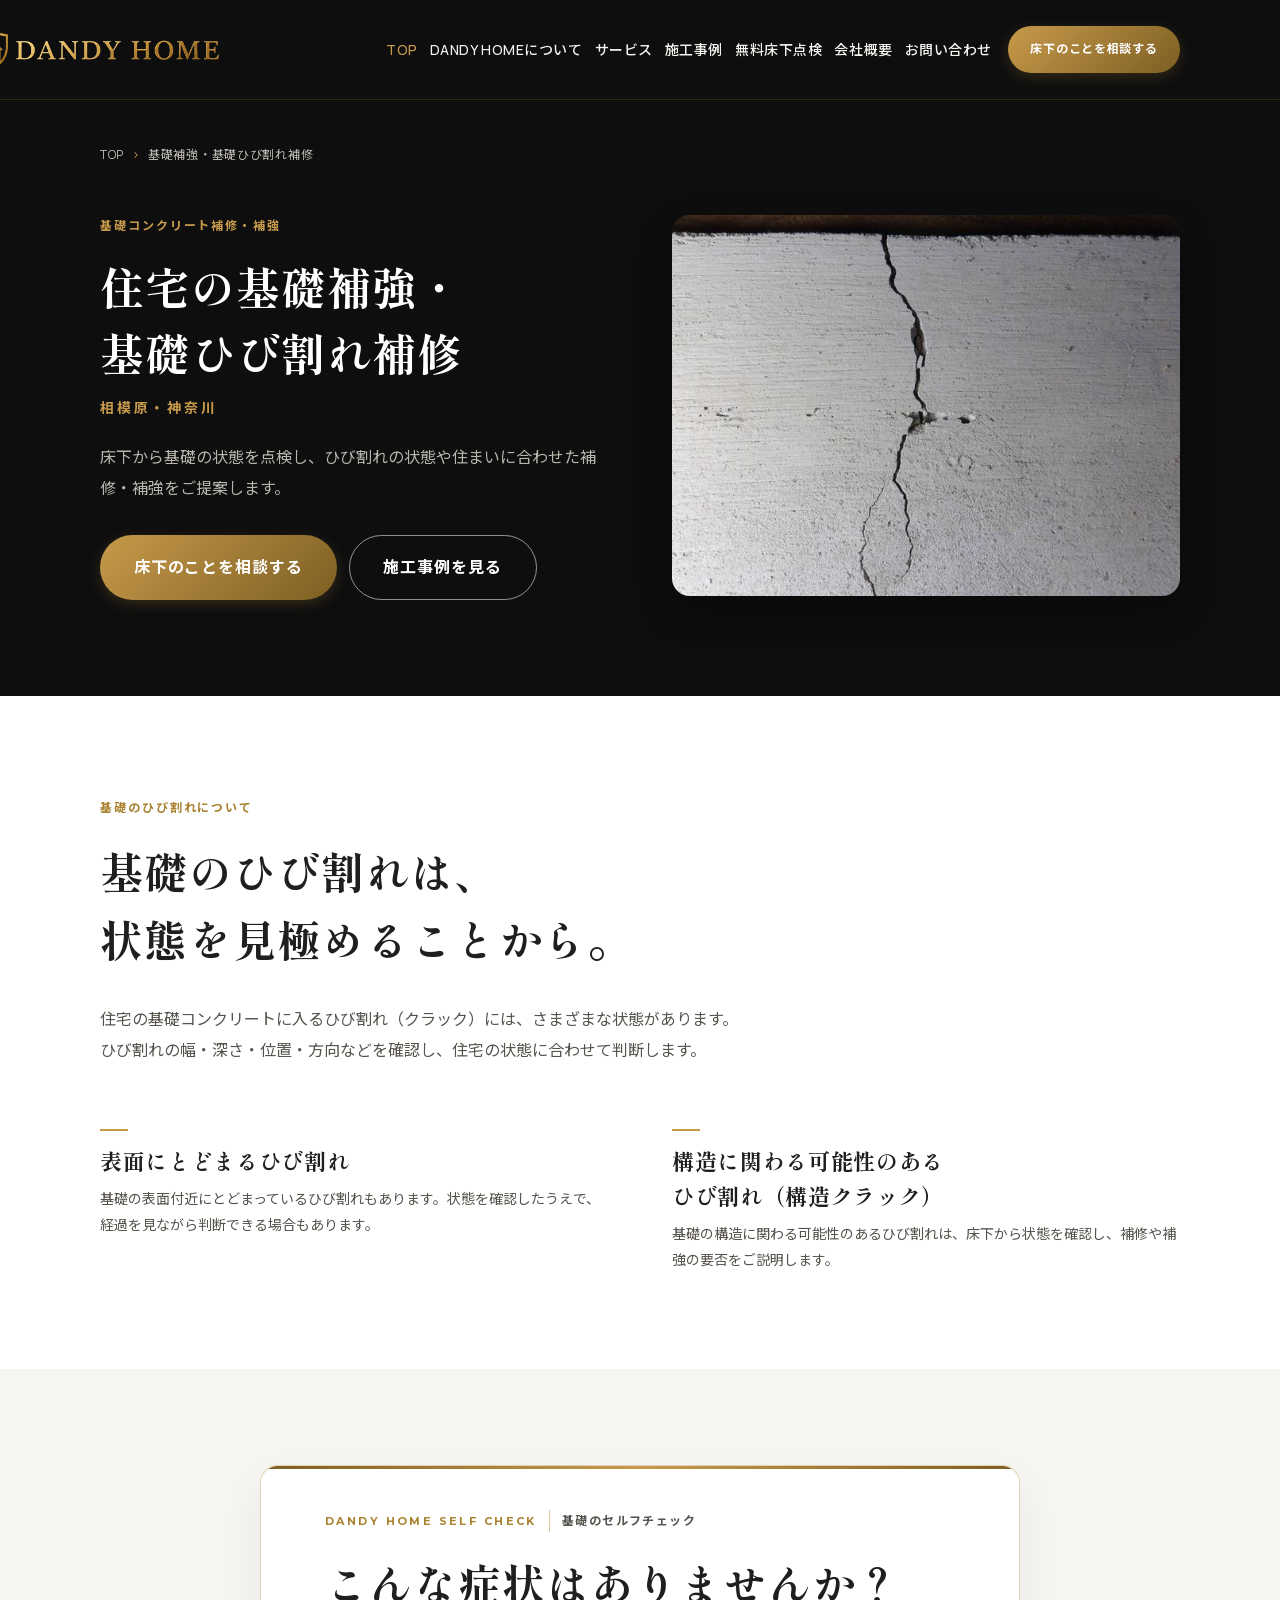
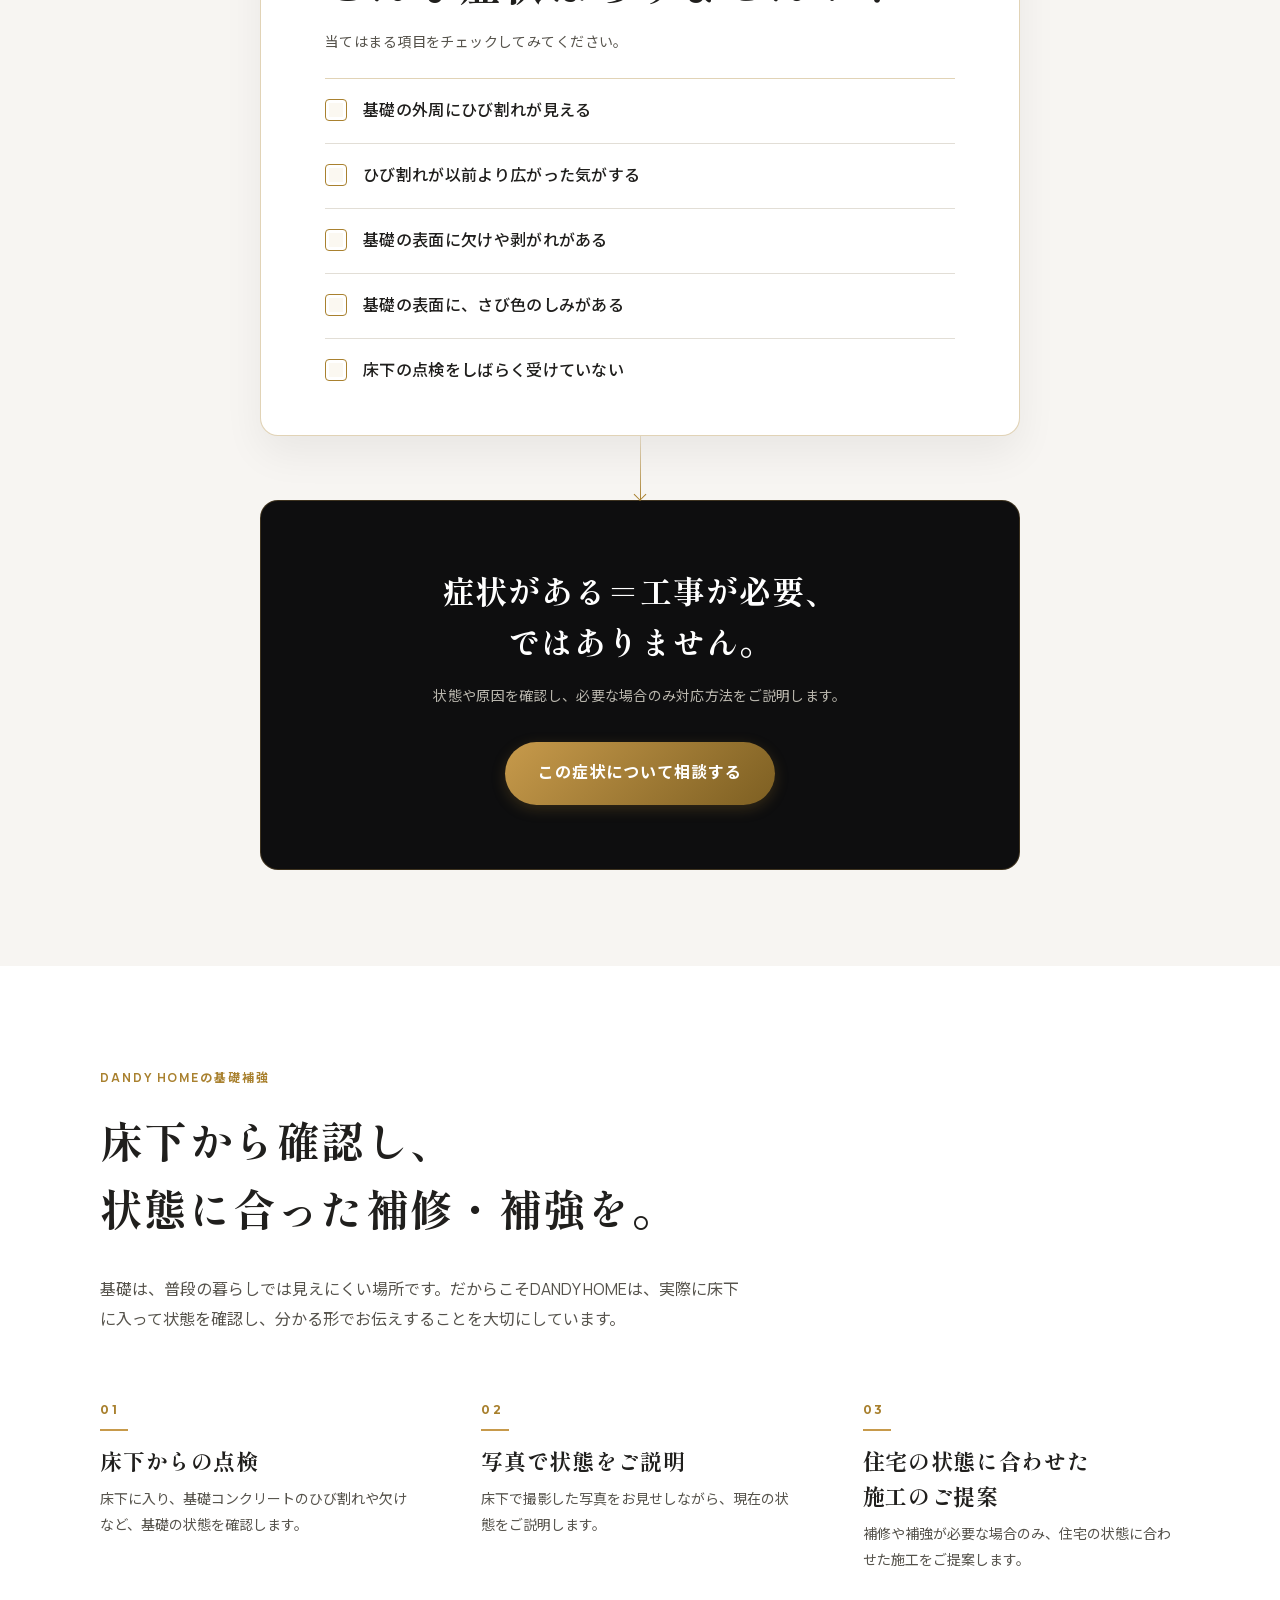
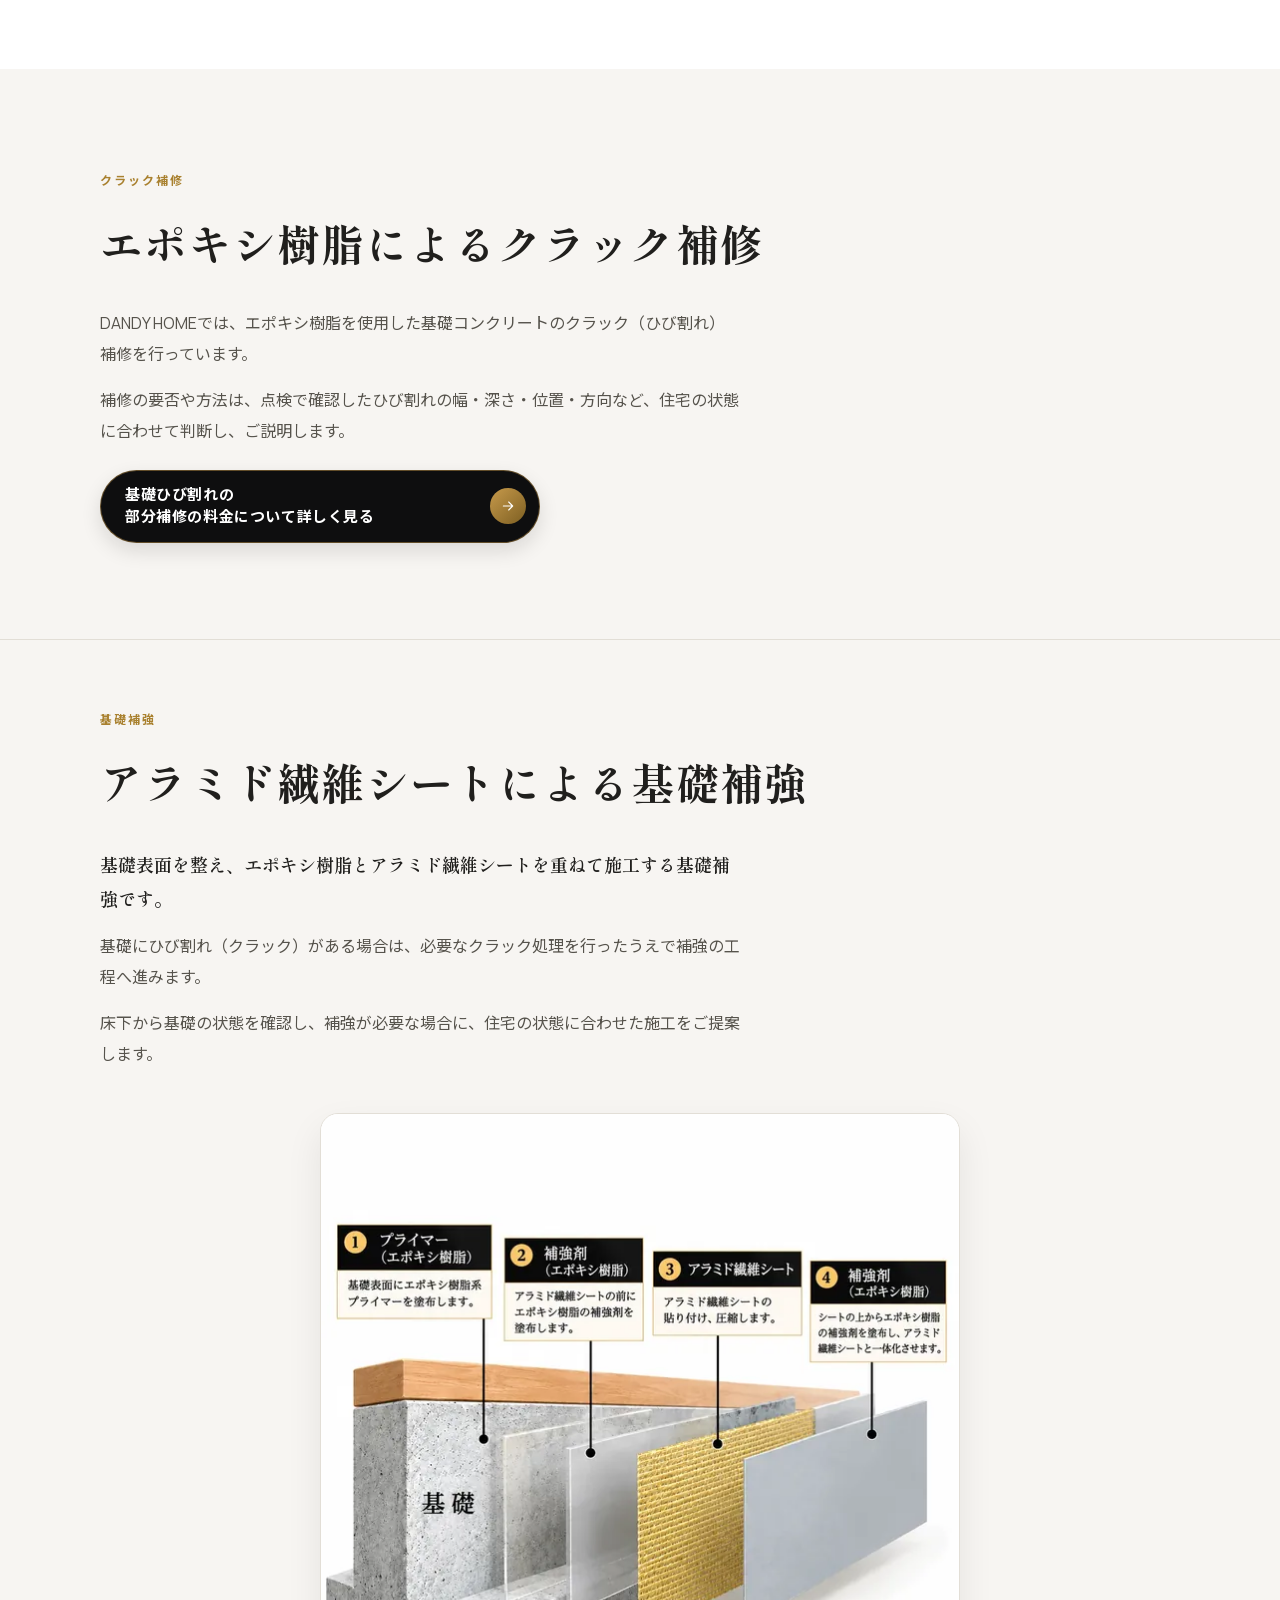
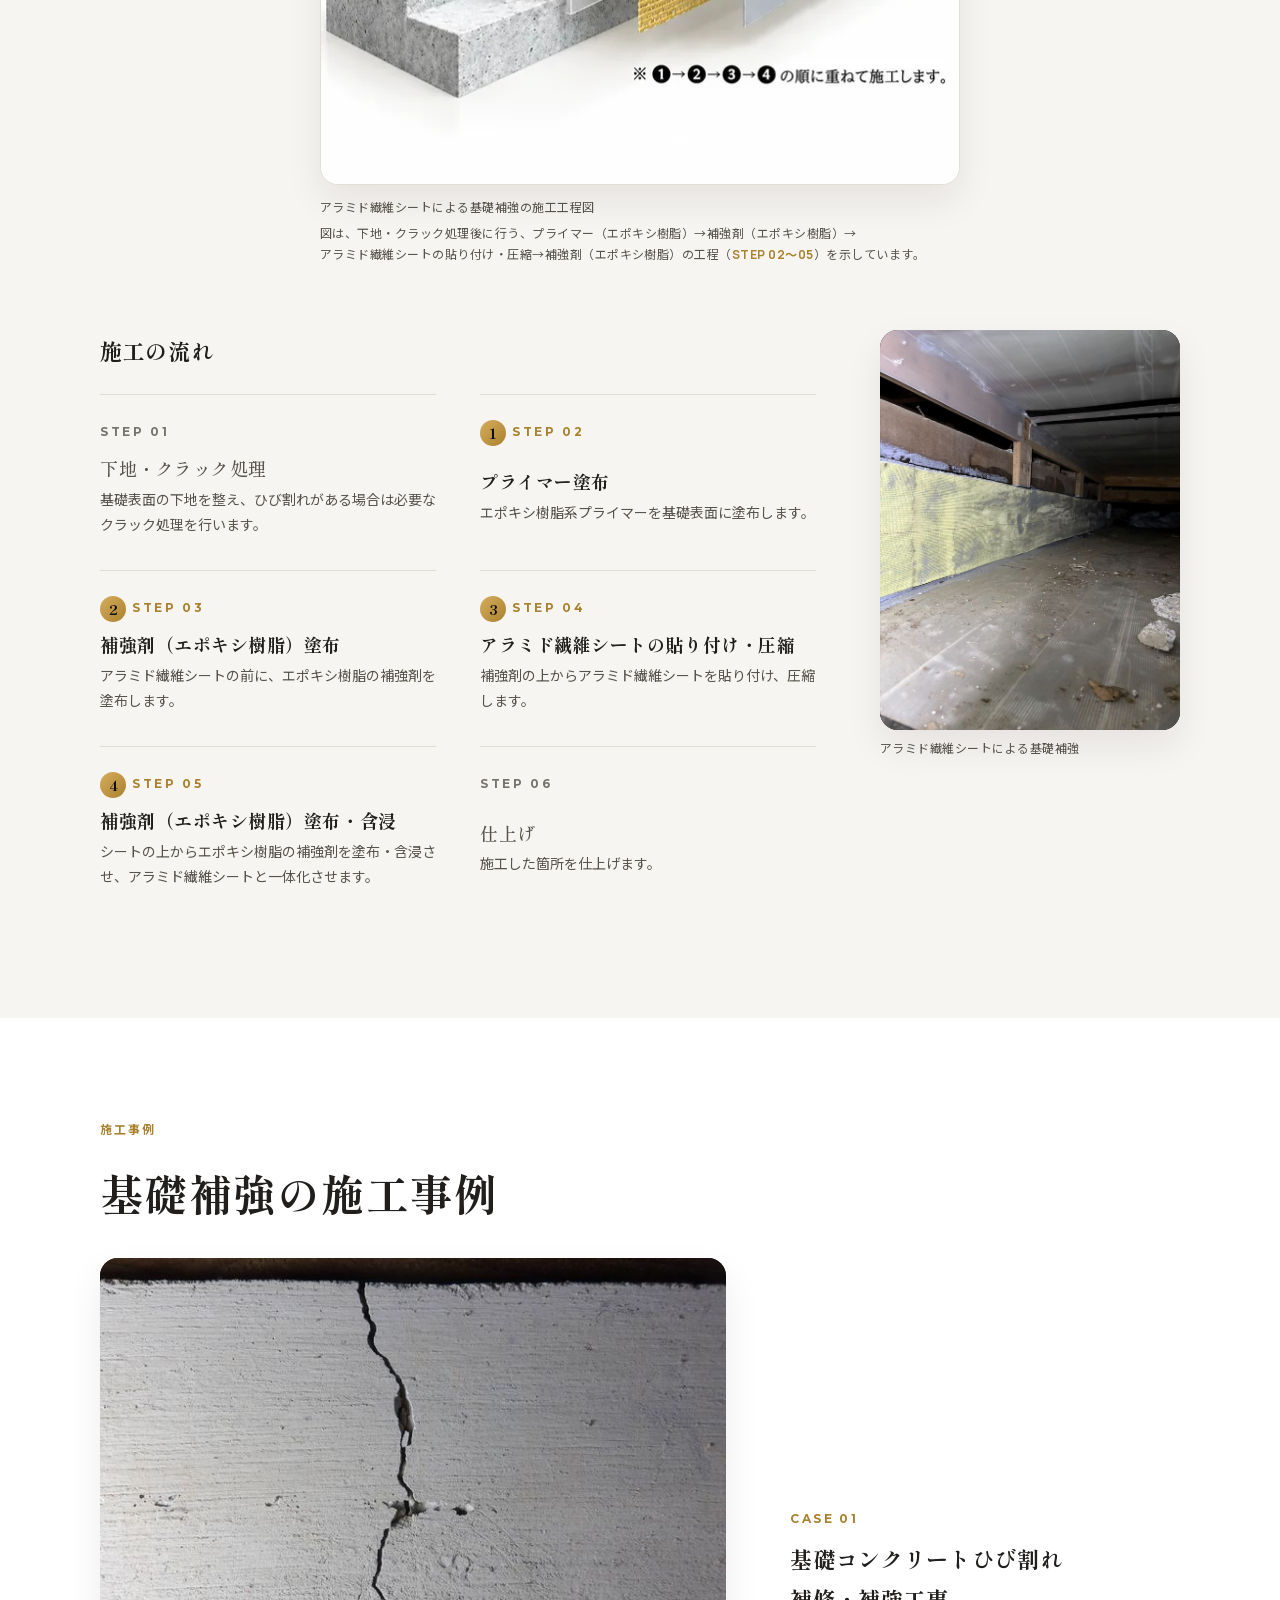
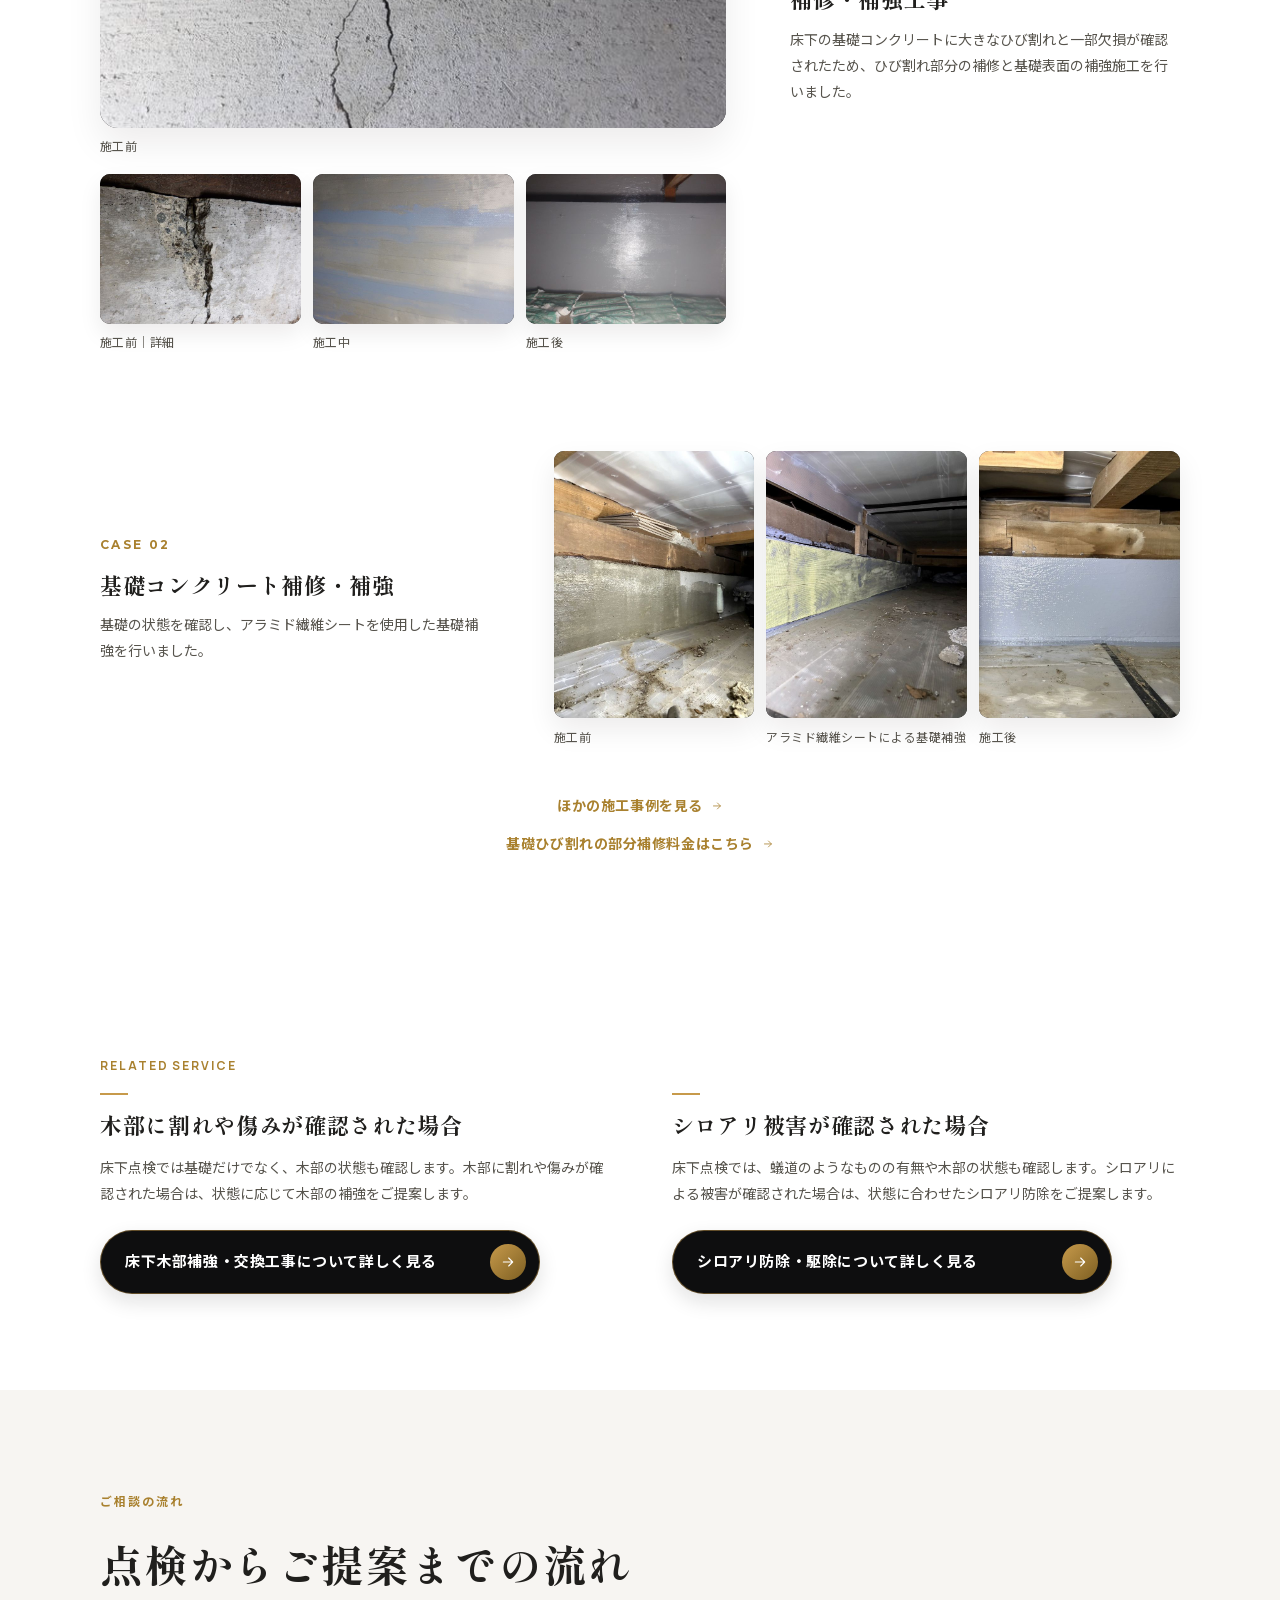
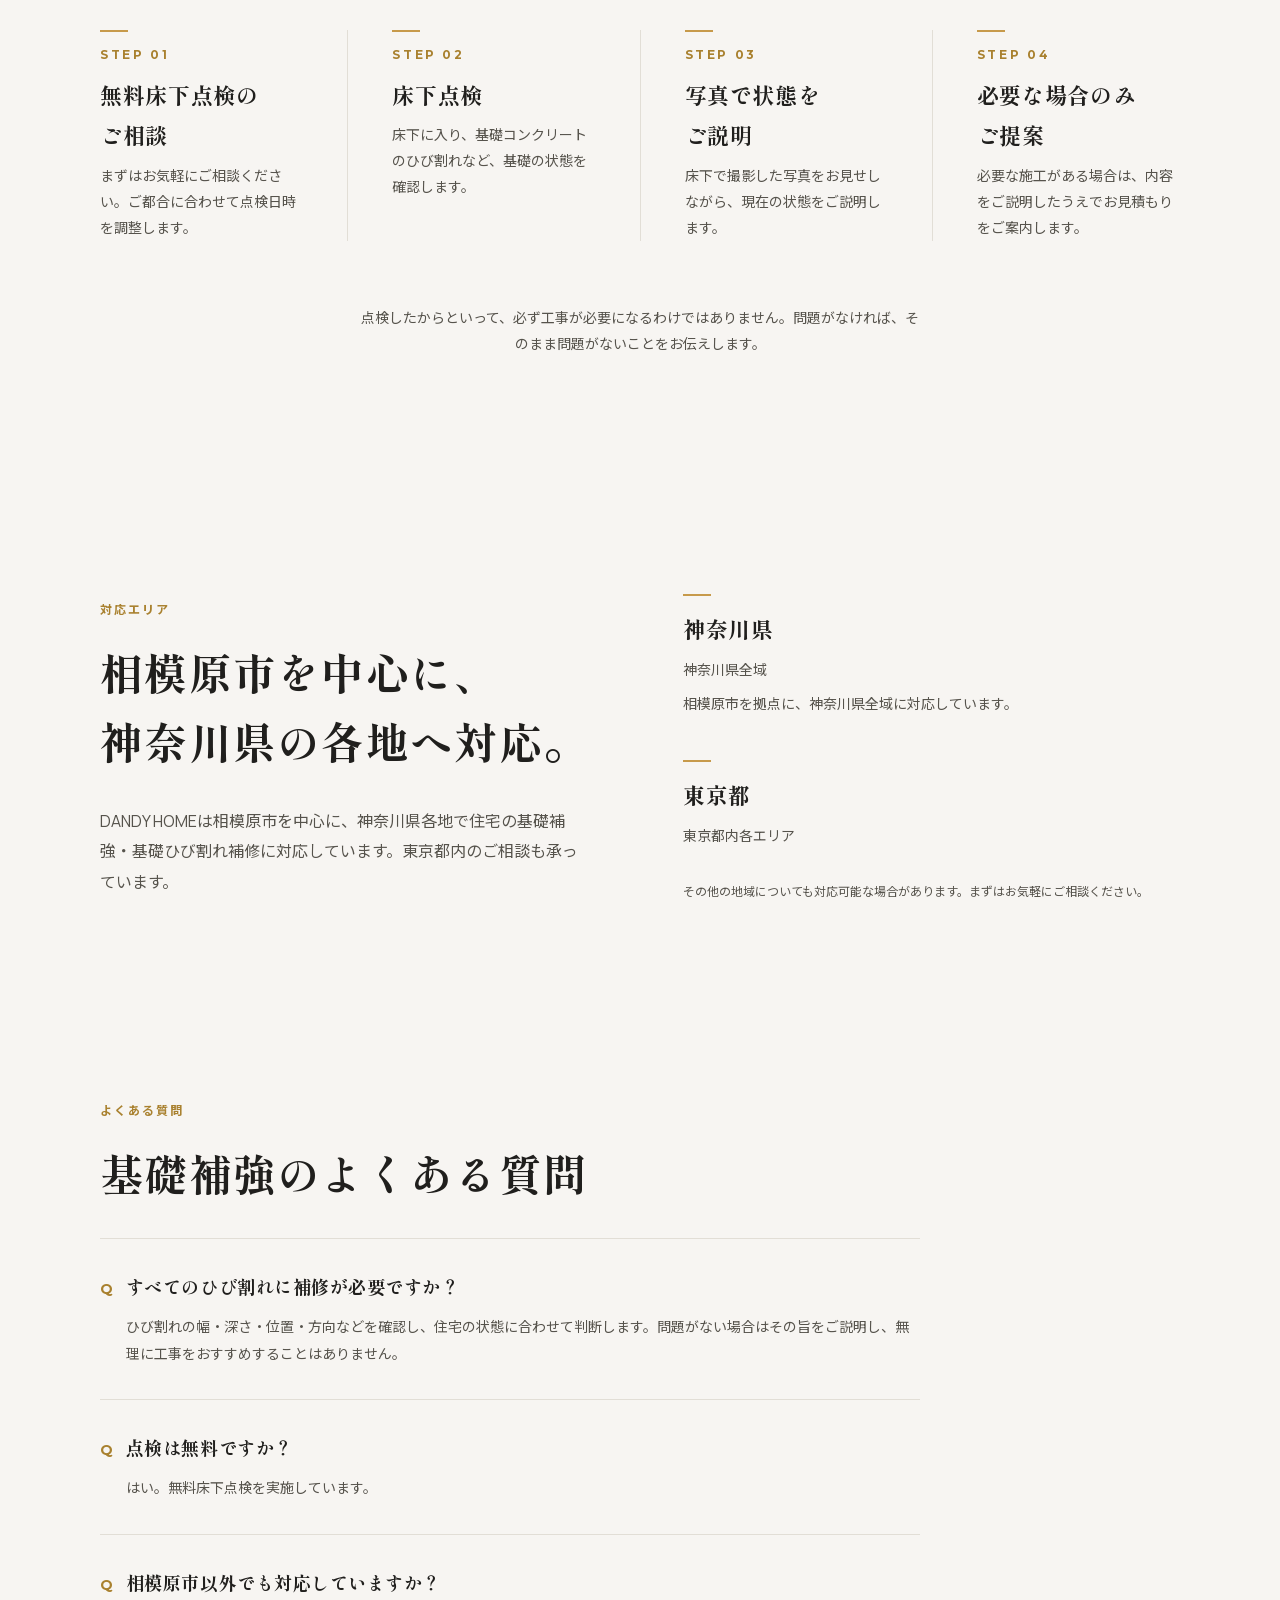
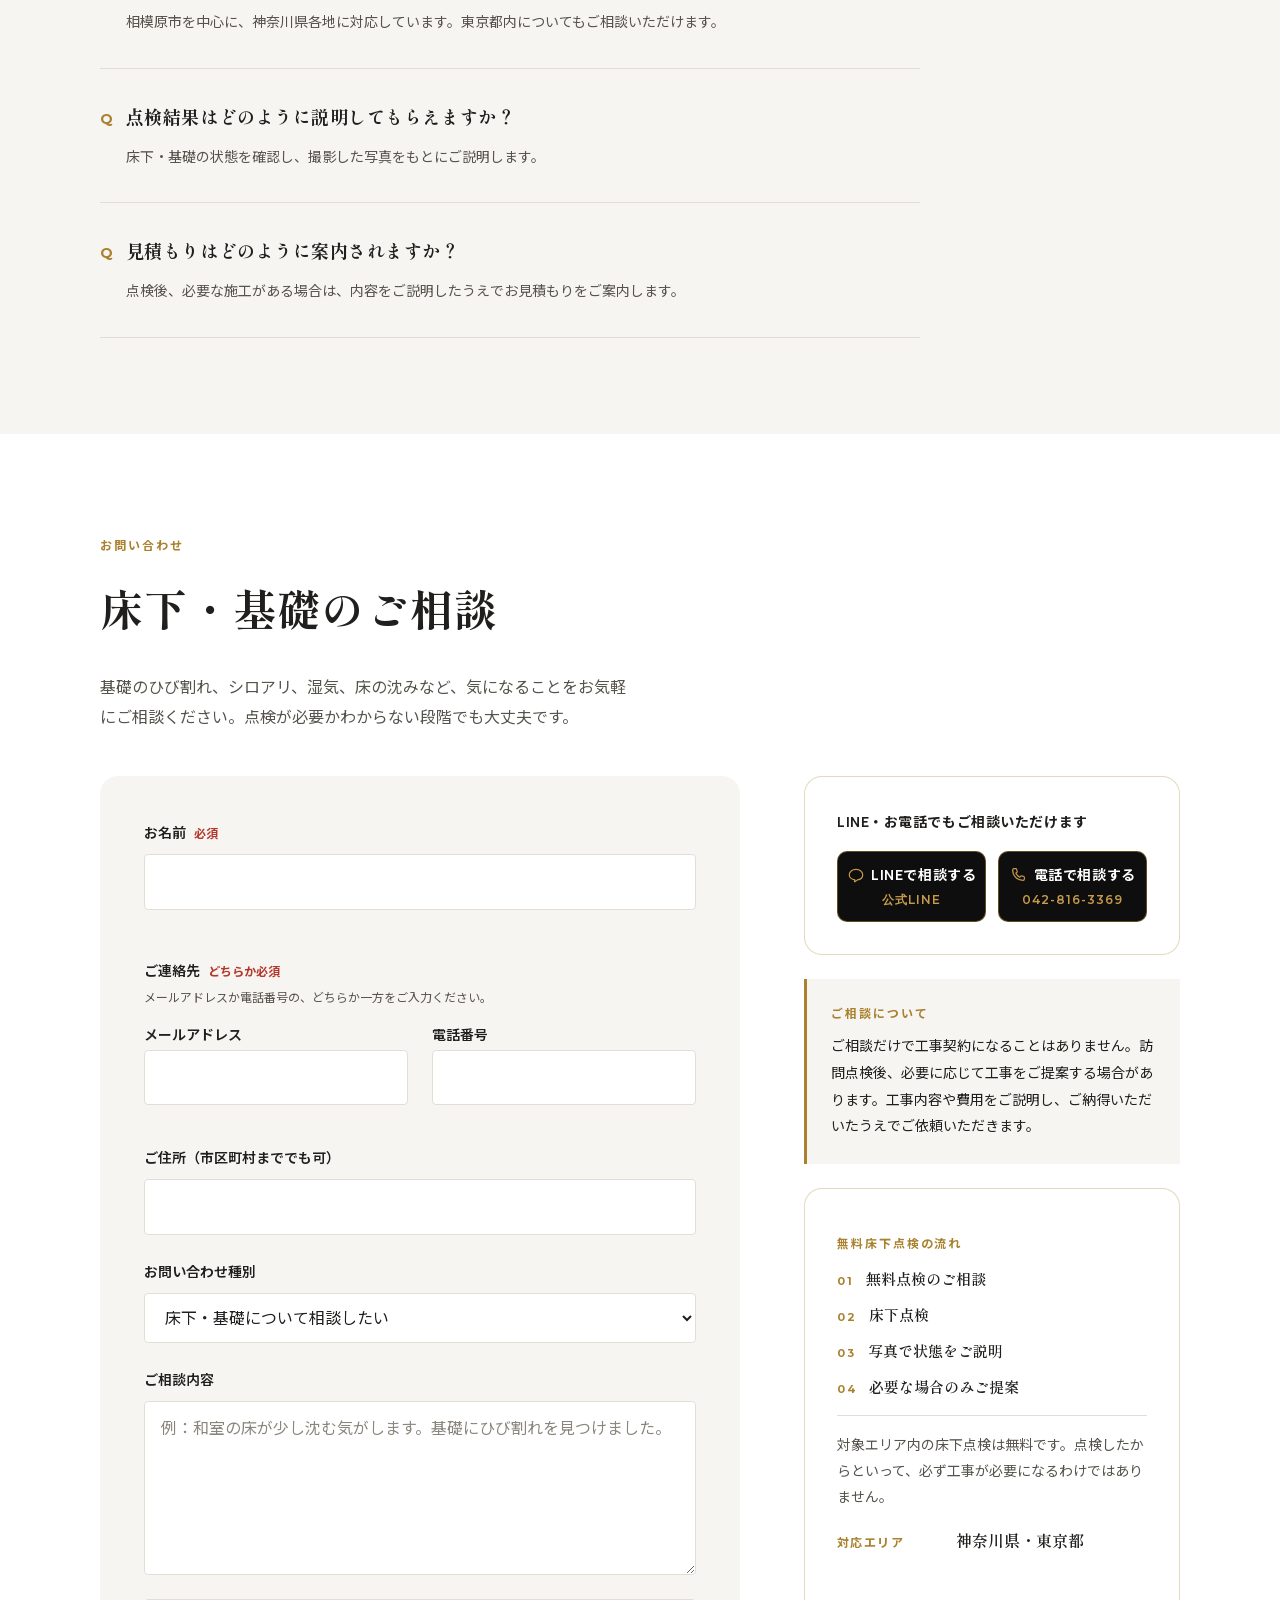
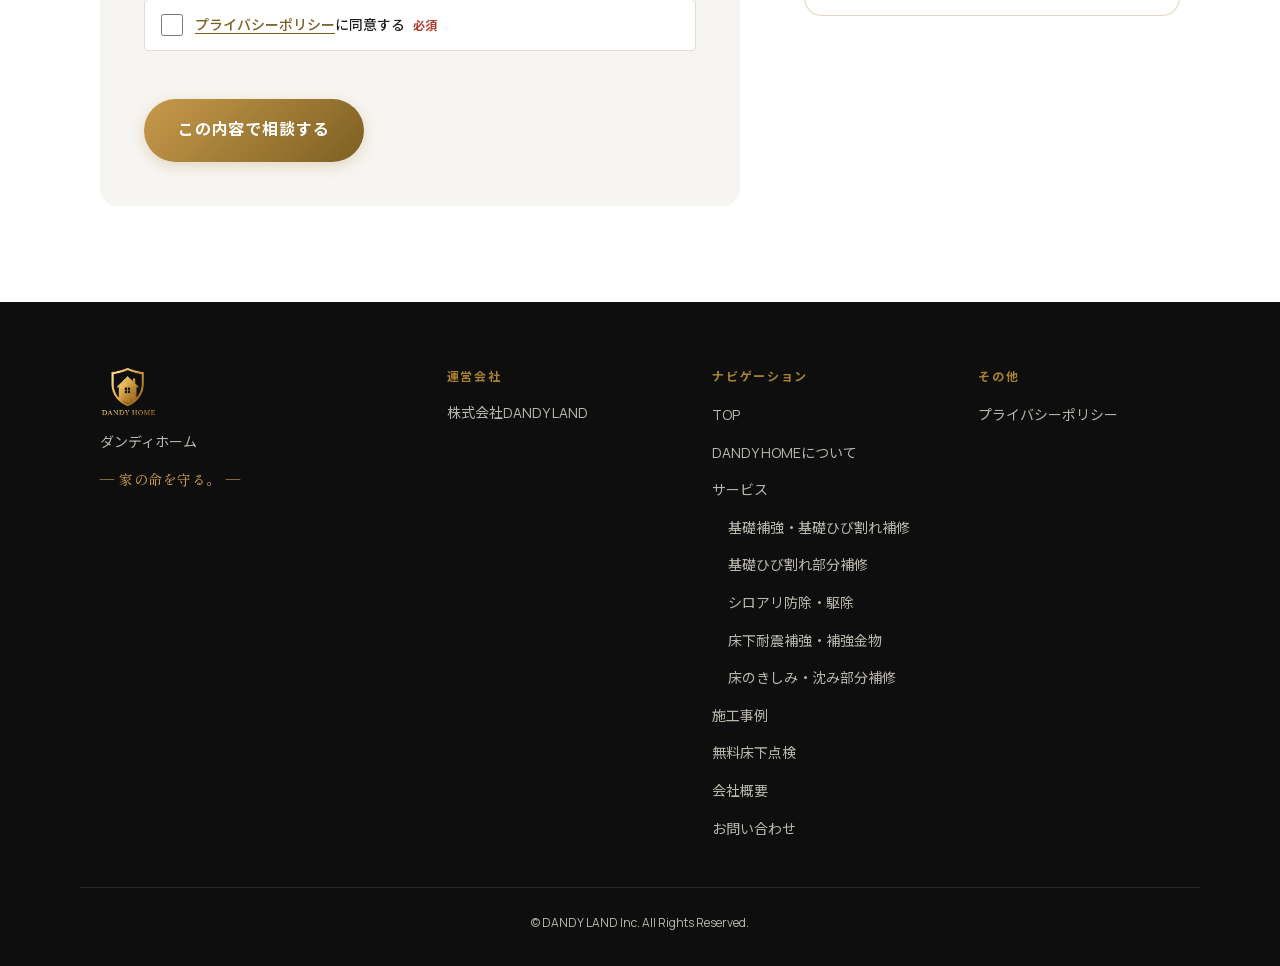
<file: foundation-repair/index.html>
<!DOCTYPE html>
<html lang="ja">
<head>
  <meta charset="UTF-8">
  <meta name="viewport" content="width=device-width, initial-scale=1, viewport-fit=cover">
  <title>住宅の基礎補強・基礎ひび割れ補修｜相模原・神奈川｜DANDY HOME</title>
  <meta name="description" content="相模原市を中心に神奈川県で、住宅の基礎コンクリートのひび割れ補修・基礎補強に対応。床下から基礎の状態を点検し、エポキシ樹脂によるクラック補修やアラミド繊維による補強など、状態に合わせた施工をご提案します。">
  <link rel="canonical" href="https://dandyland.co.jp/foundation-repair/">
  <meta name="theme-color" content="#1a1a1a">
  <meta name="robots" content="index, follow">

  <!-- OGP -->
  <meta property="og:type" content="website">
  <meta property="og:site_name" content="DANDY HOME">
  <meta property="og:title" content="住宅の基礎補強・基礎ひび割れ補修｜相模原・神奈川｜DANDY HOME">
  <meta property="og:description" content="相模原市を中心に神奈川県で、住宅の基礎コンクリートのひび割れ補修・基礎補強に対応。床下から基礎の状態を点検し、エポキシ樹脂によるクラック補修やアラミド繊維による補強など、状態に合わせた施工をご提案します。">
  <meta property="og:url" content="https://dandyland.co.jp/foundation-repair/">
  <meta property="og:image" content="https://dandyland.co.jp/images/ogp/ogp-default.jpg">
  <meta property="og:locale" content="ja_JP">

  <!-- Twitter Card -->
  <meta name="twitter:card" content="summary_large_image">
  <meta name="twitter:title" content="住宅の基礎補強・基礎ひび割れ補修｜相模原・神奈川｜DANDY HOME">
  <meta name="twitter:description" content="相模原市を中心に神奈川県で、住宅の基礎コンクリートのひび割れ補修・基礎補強に対応。床下から基礎の状態を点検し、エポキシ樹脂によるクラック補修やアラミド繊維による補強など、状態に合わせた施工をご提案します。">
  <meta name="twitter:image" content="https://dandyland.co.jp/images/ogp/ogp-default.jpg">

  <link rel="icon" href="/favicon.ico" sizes="any">
  <link rel="apple-touch-icon" href="/images/apple-touch-icon.png">

  <!-- Webフォントは /fonts/ から自社配信（サイトで使う文字だけのサブセット＋予備フォント）。
       文字を追加・変更したときは _tools/fonts/README.md の手順でサブセットを作り直す -->
  <link rel="stylesheet" href="/fonts/fonts.css" media="print" id="site-fonts">
  <script>
    (function () {
      // 読み込みの順番：ファーストビュー写真 → Webフォント → 予備フォントのCSS・画面外の写真。
      // 写真の読み込みが終わってからWebフォントを有効にし（写真の読み込みが失敗・停止した場合の保険として最長8秒）、
      // Webフォントの読み込みが終わったら（最長5秒）予備フォントのCSSを読み込んで firstviewloaded を知らせる
      var sheet = document.getElementById('site-fonts'), on = false, ready = false;
      function fontsOn() {
        if (on) return;
        on = true;
        sheet.media = 'all';
        requestAnimationFrame(function () { requestAnimationFrame(function () { document.fonts.ready.then(afterFonts); }); });
        setTimeout(afterFonts, 5000);
      }
      function afterFonts() {
        if (ready) return;
        ready = true;
        var l = document.createElement('link');
        l.rel = 'stylesheet';
        l.href = '/fonts/fonts-fallback.css';
        sheet.parentNode.insertBefore(l, sheet);
        window.firstViewLoaded = true;
        dispatchEvent(new Event('firstviewloaded'));
      }
      var hero = [].filter.call(document.querySelectorAll('link[rel="preload"][as="image"]'), function (l) { return matchMedia(l.media || 'all').matches; })[0];
      if (hero) { hero.addEventListener('load', fontsOn); hero.addEventListener('error', fontsOn); }
      else {
        // 背景写真のpreloadがないページは、最初の画面に表示される写真の読み込みを待つ
        document.addEventListener('DOMContentLoaded', function () {
          var wait = [].filter.call(document.images, function (img) {
            var r = img.getBoundingClientRect();
            return !img.complete && r.width > 0 && r.top < innerHeight && r.bottom > 0;
          });
          var left = wait.length;
          if (!left) return fontsOn();
          wait.forEach(function (img) {
            function done() { if (--left === 0) fontsOn(); }
            img.addEventListener('load', done); img.addEventListener('error', done);
          });
        });
      }
      setTimeout(fontsOn, 8000);
    })();
  </script>
  <noscript><link rel="stylesheet" href="/fonts/fonts-fallback.css"><link rel="stylesheet" href="/fonts/fonts.css"></noscript>

  <link rel="stylesheet" href="/css/style.css?v=20261021-1">

  <!-- 構造化データ：サービス（Service）とパンくずリスト（BreadcrumbList）。
       FAQPage 構造化データは使用しない。 -->
  <script type="application/ld+json">
{
  "@context": "https://schema.org",
  "@graph": [
    {
      "@type": "Service",
      "@id": "https://dandyland.co.jp/foundation-repair/#service",
      "name": "住宅の基礎補強・基礎ひび割れ補修",
      "serviceType": "住宅の基礎コンクリート補修・補強",
      "description": "床下から住宅の基礎の状態を点検し、エポキシ樹脂を使用した基礎クラック補修や、アラミド繊維シートを使用した基礎補強など、住宅の状態に合わせた施工をご提案します。",
      "url": "https://dandyland.co.jp/foundation-repair/",
      "provider": {
        "@type": "HomeAndConstructionBusiness",
        "@id": "https://dandyland.co.jp/#business",
        "name": "DANDY HOME",
        "alternateName": "ダンディホーム",
        "legalName": "株式会社DANDY LAND",
        "url": "https://dandyland.co.jp/",
        "telephone": "+81-42-816-3369",
        "address": {
          "@type": "PostalAddress",
          "addressCountry": "JP",
          "addressRegion": "神奈川県",
          "addressLocality": "相模原市中央区",
          "streetAddress": "中央6-6-13-402"
        }
      },
      "areaServed": [
        { "@type": "City", "name": "相模原市" },
        { "@type": "AdministrativeArea", "name": "神奈川県" },
        { "@type": "AdministrativeArea", "name": "東京都" }
      ]
    },
    {
      "@type": "BreadcrumbList",
      "itemListElement": [
        {
          "@type": "ListItem",
          "position": 1,
          "name": "TOP",
          "item": "https://dandyland.co.jp/"
        },
        {
          "@type": "ListItem",
          "position": 2,
          "name": "基礎補強・基礎ひび割れ補修",
          "item": "https://dandyland.co.jp/foundation-repair/"
        }
      ]
    }
  ]
}
  </script>

  <!-- Google アナリティクス 4（測定ID：G-KM2DSV4JS6）
       ・本番ドメイン（https://dandyland.co.jp）のときだけタグを読み込み、送信する。
         ローカル確認・プレビュー等ではページビューを含めて一切送信しない。
       ・同じページで二重に読み込まれても、2回目以降は何もしない（二重送信の防止）。
       ・電話・LINEのクリック（phone_click / line_click）とフォーム送信成功（generate_lead）は
         js/main.js から送る。フォームの入力内容・相談の種類はGA4に送らない。 -->
  <script>
    (function () {
      if (window.__dandyGa4Loaded) return;
      if (location.protocol !== 'https:' || location.hostname !== 'dandyland.co.jp') return;
      window.__dandyGa4Loaded = true;
      window.dataLayer = window.dataLayer || [];
      window.gtag = function () { window.dataLayer.push(arguments); };
      window.gtag('js', new Date());
      window.gtag('config', 'G-KM2DSV4JS6');
      var s = document.createElement('script');
      s.async = true;
      s.src = 'https://www.googletagmanager.com/gtag/js?id=G-KM2DSV4JS6';
      document.head.appendChild(s);
    })();
  </script>
</head>
<body>
  <a class="skip-link" href="#main-content">本文へスキップ</a>

  
  <header class="site-header" id="site-header">
    <div class="container site-header__inner">
      <a href="/#top" class="brand" aria-label="DANDY HOME トップへ">
        <span
          class="brand__icon"
          style="background-image: url('/images/logo/dandy-home-logo.png'); background-image: image-set(url('/images/logo/dandy-home-logo.webp') type('image/webp'), url('/images/logo/dandy-home-logo.png') type('image/png'));"
          role="img"
          aria-label="DANDY HOME（ダンディホーム）"
        ></span>
        <span
          class="brand__wordmark"
          style="background-image: url('/images/logo/dandy-home-logo.png'); background-image: image-set(url('/images/logo/dandy-home-logo.webp') type('image/webp'), url('/images/logo/dandy-home-logo.png') type('image/png'));"
          aria-hidden="true"
        ></span>
      </a>

      <nav class="main-nav" id="main-nav" aria-label="主要ナビゲーション">
        <ul class="main-nav__list">
          <li><a href="/#top" class="nav-link">TOP</a></li><li><a href="/#why-dandy-home" class="nav-link">DANDY HOMEについて</a></li><li><a href="/#capabilities" class="nav-link">サービス</a></li><li class="main-nav__sub"><a href="/foundation-repair/" class="nav-link nav-link--sub">基礎補強・基礎ひび割れ補修</a></li><li class="main-nav__sub"><a href="/foundation-crack/" class="nav-link nav-link--sub"><span class="sp-phrase">基礎ひび割れ</span> <span class="sp-phrase">部分補修</span></a></li><li class="main-nav__sub"><a href="/termite/" class="nav-link nav-link--sub">シロアリ防除・駆除</a></li><li class="main-nav__sub"><a href="/underfloor-repair/" class="nav-link nav-link--sub">床下耐震補強・補強金物</a></li><li class="main-nav__sub"><a href="/floor-repair/" class="nav-link nav-link--sub"><span class="sp-phrase">床のきしみ・沈み</span> <span class="sp-phrase">部分補修</span></a></li><li><a href="/#case-studies-preview" class="nav-link">施工事例</a></li><li><a href="/#inspection" class="nav-link">無料床下点検</a></li><li><a href="/#company" class="nav-link">会社概要</a></li><li><a href="/#contact" class="nav-link">お問い合わせ</a></li>
        </ul>
        <a href="#contact" class="btn btn--primary btn--nav">床下のことを相談する</a>
      </nav>

      <button
        type="button"
        class="nav-toggle"
        id="nav-toggle"
        aria-expanded="false"
        aria-controls="main-nav"
        aria-label="メニューを開く"
      >
        <span class="nav-toggle__icon nav-toggle__icon--open"><span class="icon " aria-hidden="true"><svg viewBox="0 0 24 24" fill="none" stroke="currentColor" stroke-width="1.6" stroke-linecap="round" stroke-linejoin="round"><path d="M3 6h18M3 12h18M3 18h18"/></svg></span></span>
        <span class="nav-toggle__icon nav-toggle__icon--close"><span class="icon " aria-hidden="true"><svg viewBox="0 0 24 24" fill="none" stroke="currentColor" stroke-width="1.6" stroke-linecap="round" stroke-linejoin="round"><path d="M5 5l14 14M19 5L5 19"/></svg></span></span>
      </button>
    </div>
  </header>
  <div class="nav-overlay" id="nav-overlay" hidden></div>

  <main id="main-content" class="service-page">

  <section class="sp-hero" id="top">
    <div class="container">
      <nav class="sp-breadcrumb" aria-label="パンくずリスト">
        <ol>
          <li><a href="/">TOP</a></li>
          <li aria-current="page">基礎補強・基礎ひび割れ補修</li>
        </ol>
      </nav>

      <div class="sp-hero__layout">
        <div class="sp-hero__text">
          <p class="section-eyebrow section-eyebrow--light">基礎コンクリート補修・補強</p>
          <h1 class="sp-hero__title">
            住宅の基礎補強・<br>基礎ひび割れ補修
            <span class="sp-hero__region">相模原・神奈川</span>
          </h1>
          <p class="sp-hero__lead">
            床下から基礎の状態を点検し、ひび割れの状態や住まいに合わせた補修・補強をご提案します。
          </p>
          <div class="sp-hero__cta">
            <a href="#contact" class="btn btn--primary btn--large">床下のことを相談する</a>
            <a href="#cases" class="btn btn--outline btn--large">施工事例を見る</a>
          </div>
        </div>

        <figure class="sp-hero__photo">
          <img src="/images/case-studies/foundation-repair-01-before.jpg" srcset="/images/case-studies/foundation-repair-01-before-640.jpg 640w, /images/case-studies/foundation-repair-01-before-960.jpg 960w, /images/case-studies/foundation-repair-01-before-1280.jpg 1280w, /images/case-studies/foundation-repair-01-before.jpg 2000w" sizes="(min-width: 1024px) 508px, (min-width: 768px) calc(100.0vw - 40px), calc(100.0vw - 40px)" alt="床下の基礎コンクリートに入った縦方向のひび割れ" width="2000" height="1500" fetchpriority="high" />
        </figure>
      </div>
    </div>
  </section>

  <section class="section" id="crack">
    <div class="container">
      <p class="section-eyebrow">基礎のひび割れについて</p>
      <h2 class="section-title">基礎のひび割れは、<br><span class="sp-phrase">状態を見極める</span><span class="sp-phrase">ことから。</span></h2>
      <p class="sp-lead">
        住宅の基礎コンクリートに入るひび割れ（クラック）には、さまざまな状態があります。ひび割れの幅・深さ・位置・方向などを確認し、住宅の状態に合わせて判断します。
      </p>

      <ul class="sp-points sp-points--2">
        <li class="sp-point">
          <span class="sp-point__rule" aria-hidden="true"></span>
          <h3 class="sp-point__title">表面にとどまるひび割れ</h3>
          <p class="sp-point__desc">基礎の表面付近にとどまっているひび割れもあります。状態を確認したうえで、経過を見ながら判断できる場合もあります。</p>
        </li>
        <li class="sp-point">
          <span class="sp-point__rule" aria-hidden="true"></span>
          <h3 class="sp-point__title"><span class="sp-phrase">構造に関わる可能性のある</span><span class="sp-phrase">ひび割れ（構造クラック）</span></h3>
          <p class="sp-point__desc">基礎の構造に関わる可能性のあるひび割れは、床下から状態を確認し、補修や補強の要否をご説明します。</p>
        </li>
      </ul>
    </div>
  </section>

  <section class="section sp-section--alt self-check-section" id="symptoms">
    <div class="container">
      <div class="self-check">
        <div class="self-check__head">
          <p class="self-check__brand"><span class="self-check__brand-mark" lang="en">DANDY HOME SELF CHECK</span><span class="self-check__brand-label">基礎のセルフチェック</span></p>
          <h2 class="section-title self-check__title">こんな症状は<br class="sp-br-sp">ありませんか？</h2>
          <p class="self-check__lead"><span class="sp-phrase">当てはまる項目を</span><span class="sp-phrase">チェックしてみてください。</span></p>
        </div>
        <ul class="self-check__list">
          <li><span class="self-check__text"><span class="sp-phrase">基礎の外周に</span><span class="sp-phrase">ひび割れが見える</span></span></li>
          <li><span class="self-check__text"><span class="sp-phrase">ひび割れが以前より</span><span class="sp-phrase">広がった気がする</span></span></li>
          <li><span class="self-check__text"><span class="sp-phrase">基礎の表面に</span><span class="sp-phrase">欠けや剥がれがある</span></span></li>
          <li><span class="self-check__text"><span class="sp-phrase">基礎の表面に、</span><span class="sp-phrase">さび色のしみがある</span></span></li>
          <li><span class="self-check__text"><span class="sp-phrase">床下の点検を</span><span class="sp-phrase">しばらく受けていない</span></span></li>
        </ul>
      </div>

      <div class="self-check__next" aria-hidden="true"></div>

      <div class="symptom-detail__message">
        <p class="symptom-detail__message-title"><span class="sp-phrase">症状がある＝</span><span class="sp-phrase">工事が必要、</span><br>ではありません。</p>
        <p class="symptom-detail__message-desc">
          <span class="sp-phrase">状態や原因を確認し、</span><span class="sp-phrase">必要な場合のみ</span><span class="sp-phrase">対応方法を</span><span class="sp-phrase">ご説明します。</span>
        </p>
        <div class="symptom-detail__cta">
          <a href="#contact" class="btn btn--primary btn--large">この症状について相談する</a>
        </div>
      </div>
    </div>
  </section>

  <section class="section" id="approach">
    <div class="container">
      <p class="section-eyebrow">DANDY HOMEの基礎補強</p>
      <h2 class="section-title">床下から確認し、<br>状態に合った補修・補強を。</h2>
      <p class="sp-lead">
        基礎は、普段の暮らしでは見えにくい場所です。だからこそDANDY HOMEは、実際に床下に入って状態を確認し、分かる形でお伝えすることを大切にしています。
      </p>

      <ul class="sp-points sp-points--3">
        <li class="sp-point">
          <p class="sp-point__number">01</p>
          <span class="sp-point__rule" aria-hidden="true"></span>
          <h3 class="sp-point__title">床下からの点検</h3>
          <p class="sp-point__desc">床下に入り、基礎コンクリートのひび割れや欠けなど、基礎の状態を確認します。</p>
        </li>
        <li class="sp-point">
          <p class="sp-point__number">02</p>
          <span class="sp-point__rule" aria-hidden="true"></span>
          <h3 class="sp-point__title">写真で状態をご説明</h3>
          <p class="sp-point__desc">床下で撮影した写真をお見せしながら、現在の状態をご説明します。</p>
        </li>
        <li class="sp-point">
          <p class="sp-point__number">03</p>
          <span class="sp-point__rule" aria-hidden="true"></span>
          <h3 class="sp-point__title"><span class="sp-phrase">住宅の状態に合わせた</span><span class="sp-phrase">施工のご提案</span></h3>
          <p class="sp-point__desc">補修や補強が必要な場合のみ、住宅の状態に合わせた施工をご提案します。</p>
        </li>
      </ul>
    </div>
  </section>

  <section class="section sp-section--alt" id="epoxy">
    <div class="container">
      <p class="section-eyebrow">クラック補修</p>
      <h2 class="section-title">エポキシ樹脂による<br class="sp-br-sp">クラック補修</h2>
      <div class="sp-method sp-method--text">
        <p class="sp-method__text">DANDY HOMEでは、エポキシ樹脂を使用した基礎コンクリートのクラック（ひび割れ）補修を行っています。</p>
        <p class="sp-method__text">補修の要否や方法は、点検で確認したひび割れの幅・深さ・位置・方向など、住宅の状態に合わせて判断し、ご説明します。</p>
      </div>
      <p class="service-link"><a href="/foundation-crack/" class="service-link__btn"><span class="service-link__text"><span class="sp-phrase">基礎ひび割れの</span><span class="sp-phrase">部分補修の料金について</span><span class="sp-phrase">詳しく見る</span></span><span class="service-link__arrow" aria-hidden="true"><svg viewBox="0 0 24 24" fill="none" stroke="currentColor" stroke-width="1.6" stroke-linecap="round" stroke-linejoin="round"><path d="M5 12h14M13 6l6 6-6 6"/></svg></span></a></p>
    </div>
  </section>

  <section class="section sp-section--alt sp-section--joined" id="aramid">
    <div class="container">
      <p class="section-eyebrow">基礎補強</p>
      <h2 class="section-title">アラミド繊維シートによる<br class="sp-br-sp">基礎補強</h2>
      <div class="sp-method sp-method--text">
        <div class="sp-method__body">
          <p class="sp-method__lead">基礎表面を整え、エポキシ樹脂とアラミド繊維シートを重ねて施工する基礎補強です。</p>
          <p class="sp-method__text">基礎にひび割れ（クラック）がある場合は、必要なクラック処理を行ったうえで補強の工程へ進みます。</p>
          <p class="sp-method__text">床下から基礎の状態を確認し、補強が必要な場合に、住宅の状態に合わせた施工をご提案します。</p>
        </div>
      </div>

      <figure class="sp-diagram">
        <div class="sp-diagram__frame">
          <div class="sp-diagram__scroll">
            <img src="/images/foundation-repair/aramid-reinforcement-process.webp" srcset="/images/foundation-repair/aramid-reinforcement-process-640.webp 640w, /images/foundation-repair/aramid-reinforcement-process-960.webp 960w, /images/foundation-repair/aramid-reinforcement-process.webp 1224w" sizes="(min-width: 1024px) 638px, (min-width: 768px) 638px, calc(100.0vw - 42px)" alt="アラミド繊維シートによる基礎補強の施工工程図（①プライマー（エポキシ樹脂）→②補強剤（エポキシ樹脂）→③アラミド繊維シート→④補強剤（エポキシ樹脂）の順に重ねて施工）" width="1224" height="1285" loading="lazy" decoding="async" />
          </div>
        </div>
        <figcaption class="sp-diagram__caption">
          アラミド繊維シートによる基礎補強の施工工程図
          <span class="sp-diagram__note"><span class="sp-phrase">図は、</span><span class="sp-phrase">下地・クラック処理後に行う、</span><span class="sp-phrase">プライマー（エポキシ樹脂）→</span><span class="sp-phrase">補強剤（エポキシ樹脂）→</span><span class="sp-phrase">アラミド繊維シートの</span><span class="sp-phrase">貼り付け・圧縮→</span><span class="sp-phrase">補強剤（エポキシ樹脂）の</span><span class="sp-phrase">工程（<span class="sp-diagram__steps">STEP 02〜05</span>）を</span><span class="sp-phrase">示しています。</span></span>
          <span class="sp-diagram__hint"><a href="/images/foundation-repair/aramid-reinforcement-process.webp" target="_blank" rel="noopener">拡大して見る</a></span>
        </figcaption>
      </figure>

      <div class="sp-process-layout">
      <div class="sp-process">
        <h3 class="sp-process__title">施工の流れ</h3>
        <ol class="sp-steps">
          <li class="sp-step sp-step--sub">
            <p class="sp-step__number">STEP 01</p>
            <div class="sp-step__body">
              <h4 class="sp-step__title">下地・クラック処理</h4>
              <p class="sp-step__desc">基礎表面の下地を整え、ひび割れがある場合は必要なクラック処理を行います。</p>
            </div>
          </li>
          <li class="sp-step sp-step--fig">
            <p class="sp-step__number"><span class="sp-step__fig" aria-hidden="true">1</span>STEP 02</p>
            <div class="sp-step__body">
              <h4 class="sp-step__title">プライマー塗布</h4>
              <p class="sp-step__desc">エポキシ樹脂系プライマーを基礎表面に塗布します。</p>
            </div>
          </li>
          <li class="sp-step sp-step--fig">
            <p class="sp-step__number"><span class="sp-step__fig" aria-hidden="true">2</span>STEP 03</p>
            <div class="sp-step__body">
              <h4 class="sp-step__title"><span class="sp-phrase">補強剤</span><span class="sp-phrase">（エポキシ樹脂）</span><span class="sp-phrase">塗布</span></h4>
              <p class="sp-step__desc">アラミド繊維シートの前に、エポキシ樹脂の補強剤を塗布します。</p>
            </div>
          </li>
          <li class="sp-step sp-step--fig">
            <p class="sp-step__number"><span class="sp-step__fig" aria-hidden="true">3</span>STEP 04</p>
            <div class="sp-step__body">
              <h4 class="sp-step__title"><span class="sp-phrase">アラミド繊維</span><span class="sp-phrase">シートの</span><span class="sp-phrase">貼り付け・圧縮</span></h4>
              <p class="sp-step__desc">補強剤の上からアラミド繊維シートを貼り付け、圧縮します。</p>
            </div>
          </li>
          <li class="sp-step sp-step--fig">
            <p class="sp-step__number"><span class="sp-step__fig" aria-hidden="true">4</span>STEP 05</p>
            <div class="sp-step__body">
              <h4 class="sp-step__title"><span class="sp-phrase">補強剤</span><span class="sp-phrase">（エポキシ樹脂）</span><span class="sp-phrase">塗布・含浸</span></h4>
              <p class="sp-step__desc">シートの上からエポキシ樹脂の補強剤を塗布・含浸させ、アラミド繊維シートと一体化させます。</p>
            </div>
          </li>
          <li class="sp-step sp-step--sub">
            <p class="sp-step__number">STEP 06</p>
            <div class="sp-step__body">
              <h4 class="sp-step__title">仕上げ</h4>
              <p class="sp-step__desc">施工した箇所を仕上げます。</p>
            </div>
          </li>
        </ol>
      </div>
        <figure class="sp-figure sp-figure--process">
          <div class="sp-figure__photo">
            <img src="/images/case-studies/foundation-03-aramid.jpg" srcset="/images/case-studies/foundation-03-aramid-640.jpg 640w, /images/case-studies/foundation-03-aramid-960.jpg 960w, /images/case-studies/foundation-03-aramid.jpg 1108w" sizes="(min-width: 1024px) 300px, (min-width: 768px) 420px, calc(100.0vw - 40px)" alt="アラミド繊維シートによる基礎補強" width="900" height="1200" loading="lazy" decoding="async" />
          </div>
          <figcaption class="sp-figure__caption">アラミド繊維シートによる基礎補強</figcaption>
        </figure>
      </div>
    </div>
  </section>

  <section class="section case-preview" id="cases">
    <div class="container">
      <p class="section-eyebrow">施工事例</p>
      <h2 class="section-title">基礎補強の施工事例</h2>

      <ul class="case-preview__list">
        <li class="case-preview-item">
          <div class="case-preview-item__photo case-preview-item__photo--main">
            <div class="case-preview-item__main case-preview-item__main--4x3">
              <img src="/images/case-studies/foundation-repair-01-before.jpg" srcset="/images/case-studies/foundation-repair-01-before-640.jpg 640w, /images/case-studies/foundation-repair-01-before-960.jpg 960w, /images/case-studies/foundation-repair-01-before-1280.jpg 1280w, /images/case-studies/foundation-repair-01-before.jpg 2000w" sizes="(min-width: 1024px) 626px, (min-width: 768px) calc(100.0vw - 40px), calc(100.0vw - 40px)" alt="施工前の基礎コンクリート。上部から下方向に縦のひび割れが入っている状態" width="2000" height="1500" loading="lazy" decoding="async" />
            </div>
            <p class="case-preview-sub__label case-preview-item__main-label">施工前</p>
            <ul class="case-preview-subs">
              <li class="case-preview-sub">
                <div class="case-preview-sub__photo">
                  <img src="/images/case-studies/foundation-repair-02-before-detail.jpg" srcset="/images/case-studies/foundation-repair-02-before-detail-640.jpg 640w, /images/case-studies/foundation-repair-02-before-detail-960.jpg 960w, /images/case-studies/foundation-repair-02-before-detail-1280.jpg 1280w, /images/case-studies/foundation-repair-02-before-detail.jpg 2000w" sizes="(min-width: 1024px) 201px, (min-width: 768px) calc(33.2vw - 20px), calc(34.5vw - 26px)" alt="施工前の基礎上部の拡大。コンクリートの一部欠損とひび割れ" width="2000" height="1500" loading="lazy" decoding="async" />
                </div>
                <p class="case-preview-sub__label">施工前｜詳細</p>
              </li>
              <li class="case-preview-sub">
                <div class="case-preview-sub__photo">
                  <img src="/images/case-studies/foundation-repair-03-process.jpg" srcset="/images/case-studies/foundation-repair-03-process-640.jpg 640w, /images/case-studies/foundation-repair-03-process-960.jpg 960w, /images/case-studies/foundation-repair-03-process-1280.jpg 1280w, /images/case-studies/foundation-repair-03-process.jpg 2000w" sizes="(min-width: 1024px) 201px, (min-width: 768px) calc(33.2vw - 20px), calc(34.5vw - 26px)" alt="基礎表面に補強材を施工している途中の様子" width="2000" height="1500" loading="lazy" decoding="async" />
                </div>
                <p class="case-preview-sub__label">施工中</p>
              </li>
              <li class="case-preview-sub">
                <div class="case-preview-sub__photo">
                  <img src="/images/case-studies/foundation-repair-04-after.jpg" srcset="/images/case-studies/foundation-repair-04-after-640.jpg 640w, /images/case-studies/foundation-repair-04-after-960.jpg 960w, /images/case-studies/foundation-repair-04-after-1280.jpg 1280w, /images/case-studies/foundation-repair-04-after.jpg 2000w" sizes="(min-width: 1024px) 201px, (min-width: 768px) calc(33.2vw - 20px), calc(34.5vw - 26px)" alt="補強施工後、グレーに仕上がった基礎表面" width="2000" height="1500" loading="lazy" decoding="async" />
                </div>
                <p class="case-preview-sub__label">施工後</p>
              </li>
            </ul>
          </div>
          <div class="case-preview-item__body">
            <p class="case-preview-item__number">CASE 01</p>
            <h3 class="case-preview-item__title"><span class="case-preview-item__phrase">基礎コンクリートひび割れ</span><span class="case-preview-item__phrase">補修・補強工事</span></h3>
            <p class="case-preview-item__desc">床下の基礎コンクリートに大きなひび割れと一部欠損が確認されたため、ひび割れ部分の補修と基礎表面の補強施工を行いました。</p>
          </div>
        </li>
        <li class="case-preview-item">
          <div class="case-preview-item__photo case-preview-item__photo--steps">
            <ul class="case-preview-steps">
              <li class="case-preview-step">
                <div class="case-preview-step__photo">
                  <img src="/images/case-studies/foundation-01-before.jpg" srcset="/images/case-studies/foundation-01-before-640.jpg 640w, /images/case-studies/foundation-01-before-960.jpg 960w, /images/case-studies/foundation-01-before.jpg 1108w" sizes="(min-width: 1024px) 201px, (min-width: 768px) calc(33.2vw - 20px), calc(34.5vw - 26px)" alt="補強前の基礎まわりの状態" width="900" height="1200" loading="lazy" decoding="async" />
                </div>
                <p class="case-preview-step__label">施工前</p>
              </li>
              <li class="case-preview-step">
                <div class="case-preview-step__photo">
                  <img src="/images/case-studies/foundation-03-aramid.jpg" srcset="/images/case-studies/foundation-03-aramid-640.jpg 640w, /images/case-studies/foundation-03-aramid-960.jpg 960w, /images/case-studies/foundation-03-aramid.jpg 1108w" sizes="(min-width: 1024px) 201px, (min-width: 768px) calc(33.2vw - 20px), calc(34.5vw - 26px)" alt="アラミド繊維シートによる基礎補強" width="900" height="1200" loading="lazy" decoding="async" />
                </div>
                <p class="case-preview-step__label"><span class="sp-label-text"><span class="sp-phrase">アラミド繊維</span><span class="sp-phrase">シートによる</span><span class="sp-phrase">基礎補強</span></span></p>
              </li>
              <li class="case-preview-step">
                <div class="case-preview-step__photo">
                  <img src="/images/case-studies/foundation-05-closeup.jpg" srcset="/images/case-studies/foundation-05-closeup-640.jpg 640w, /images/case-studies/foundation-05-closeup.jpg 890w" sizes="(min-width: 1024px) 201px, (min-width: 768px) calc(33.2vw - 20px), calc(34.5vw - 26px)" alt="基礎補強施工後の様子" width="900" height="1200" loading="lazy" decoding="async" />
                </div>
                <p class="case-preview-step__label">施工後</p>
              </li>
            </ul>
          </div>
          <div class="case-preview-item__body">
            <p class="case-preview-item__number">CASE 02</p>
            <h3 class="case-preview-item__title">基礎コンクリート補修・補強</h3>
            <p class="case-preview-item__desc">基礎の状態を確認し、アラミド繊維シートを使用した基礎補強を行いました。</p>
          </div>
        </li>
      </ul>

      <p class="sp-more">
        <a href="/#case-studies-preview" class="case-preview__more-link">
          ほかの施工事例を見る <span class="icon " aria-hidden="true"><svg viewBox="0 0 24 24" fill="none" stroke="currentColor" stroke-width="1.6" stroke-linecap="round" stroke-linejoin="round"><path d="M5 12h14M13 6l6 6-6 6"/></svg></span>
        </a>
      </p>
      <p class="sp-more">
        <a href="/foundation-crack/" class="case-preview__more-link">
          基礎ひび割れの部分補修料金はこちら <span class="icon " aria-hidden="true"><svg viewBox="0 0 24 24" fill="none" stroke="currentColor" stroke-width="1.6" stroke-linecap="round" stroke-linejoin="round"><path d="M5 12h14M13 6l6 6-6 6"/></svg></span>
        </a>
      </p>
    </div>
  </section>

  <section class="section" id="related">
    <div class="container">
      <p class="section-eyebrow" lang="en">RELATED SERVICE</p>
      <div class="sp-points sp-points--2 uf-related">
        <div class="sp-point">
          <span class="sp-point__rule" aria-hidden="true"></span>
          <h2 class="sp-point__title uf-related__title"><span class="sp-phrase">木部に割れや傷みが</span><span class="sp-phrase">確認された場合</span></h2>
          <p class="sp-point__desc">床下点検では基礎だけでなく、木部の状態も確認します。木部に割れや傷みが確認された場合は、状態に応じて木部の補強をご提案します。</p>
          <p class="service-link"><a href="/floor-repair/#wood-repair" class="service-link__btn"><span class="service-link__text"><span class="sp-phrase">床下木部補強・</span><span class="sp-phrase">交換工事について</span><span class="sp-phrase">詳しく見る</span></span><span class="service-link__arrow" aria-hidden="true"><svg viewBox="0 0 24 24" fill="none" stroke="currentColor" stroke-width="1.6" stroke-linecap="round" stroke-linejoin="round"><path d="M5 12h14M13 6l6 6-6 6"/></svg></span></a></p>
        </div>
        <div class="sp-point">
          <span class="sp-point__rule" aria-hidden="true"></span>
          <h2 class="sp-point__title uf-related__title"><span class="sp-phrase">シロアリ被害が</span><span class="sp-phrase">確認された場合</span></h2>
          <p class="sp-point__desc">床下点検では、蟻道のようなものの有無や木部の状態も確認します。シロアリによる被害が確認された場合は、状態に合わせたシロアリ防除をご提案します。</p>
          <p class="service-link"><a href="/termite/" class="service-link__btn"><span class="service-link__text"><span class="sp-phrase">シロアリ防除・</span><span class="sp-phrase">駆除について</span><span class="sp-phrase">詳しく見る</span></span><span class="service-link__arrow" aria-hidden="true"><svg viewBox="0 0 24 24" fill="none" stroke="currentColor" stroke-width="1.6" stroke-linecap="round" stroke-linejoin="round"><path d="M5 12h14M13 6l6 6-6 6"/></svg></span></a></p>
        </div>
      </div>
    </div>
  </section>

  <section class="section free-flow sp-section--alt" id="flow">
    <div class="container">
      <p class="section-eyebrow">ご相談の流れ</p>
      <h2 class="section-title"><span class="sp-phrase">点検から</span><span class="sp-phrase">ご提案までの流れ</span></h2>

      <ol class="free-flow__list">
        <li class="free-flow__step">
          <span class="free-flow__step-rule" aria-hidden="true"></span>
          <p class="free-flow__step-number">STEP 01</p>
          <h3 class="free-flow__step-title"><span class="sp-phrase">無料床下点検の</span><span class="sp-phrase">ご相談</span></h3>
          <p class="free-flow__step-desc">まずはお気軽にご相談ください。ご都合に合わせて点検日時を調整します。</p>
        </li>
        <li class="free-flow__step">
          <span class="free-flow__step-rule" aria-hidden="true"></span>
          <p class="free-flow__step-number">STEP 02</p>
          <h3 class="free-flow__step-title">床下点検</h3>
          <p class="free-flow__step-desc">床下に入り、基礎コンクリートのひび割れなど、基礎の状態を確認します。</p>
        </li>
        <li class="free-flow__step">
          <span class="free-flow__step-rule" aria-hidden="true"></span>
          <p class="free-flow__step-number">STEP 03</p>
          <h3 class="free-flow__step-title"><span class="sp-phrase">写真で状態を</span><span class="sp-phrase">ご説明</span></h3>
          <p class="free-flow__step-desc">床下で撮影した写真をお見せしながら、現在の状態をご説明します。</p>
        </li>
        <li class="free-flow__step">
          <span class="free-flow__step-rule" aria-hidden="true"></span>
          <p class="free-flow__step-number">STEP 04</p>
          <h3 class="free-flow__step-title"><span class="sp-phrase">必要な場合のみ</span><span class="sp-phrase">ご提案</span></h3>
          <p class="free-flow__step-desc">必要な施工がある場合は、内容をご説明したうえでお見積もりをご案内します。</p>
        </li>
      </ol>

      <p class="free-flow__assurance">
        点検したからといって、必ず工事が必要になるわけではありません。問題がなければ、そのまま問題がないことをお伝えします。
      </p>
    </div>
  </section>

  <section class="section service-area" id="area">
    <div class="container">
      <div class="service-area__layout">
        <div class="service-area__intro">
          <p class="section-eyebrow">対応エリア</p>
          <h2 class="section-title">相模原市を中心に、<br>神奈川県の各地へ対応。</h2>
          <p class="service-area__lead">
            DANDY HOMEは相模原市を中心に、神奈川県各地で住宅の基礎補強・基礎ひび割れ補修に対応しています。東京都内のご相談も承っています。
          </p>
        </div>

        <div class="service-area__list-wrap">
          <ul class="area-list">
            <li class="area-item">
              <span class="area-item__rule" aria-hidden="true"></span>
              <p class="area-item__prefecture">神奈川県</p>
              <p class="area-item__detail">神奈川県全域</p>
              <p class="area-item__sub">相模原市を拠点に、神奈川県全域に対応しています。</p>
            </li>
            <li class="area-item">
              <span class="area-item__rule" aria-hidden="true"></span>
              <p class="area-item__prefecture">東京都</p>
              <p class="area-item__detail">東京都内各エリア</p>
            </li>
          </ul>
          <p class="service-area__note">その他の地域についても対応可能な場合があります。まずはお気軽にご相談ください。</p>
        </div>
      </div>
    </div>
  </section>

  <section class="section sp-section--alt" id="faq">
    <div class="container">
      <p class="section-eyebrow">よくある質問</p>
      <h2 class="section-title">基礎補強の<br class="sp-br-sp">よくある質問</h2>

      <div class="sp-faq">
        <div class="sp-faq__item">
          <h3 class="sp-faq__q"><span class="sp-faq__mark" aria-hidden="true">Q</span><span><span class="sp-phrase">すべてのひび割れに</span><span class="sp-phrase">補修が必要ですか？</span></span></h3>
          <p class="sp-faq__a">ひび割れの幅・深さ・位置・方向などを確認し、住宅の状態に合わせて判断します。問題がない場合はその旨をご説明し、無理に工事をおすすめすることはありません。</p>
        </div>
        <div class="sp-faq__item">
          <h3 class="sp-faq__q"><span class="sp-faq__mark" aria-hidden="true">Q</span>点検は無料ですか？</h3>
          <p class="sp-faq__a">はい。無料床下点検を実施しています。</p>
        </div>
        <div class="sp-faq__item">
          <h3 class="sp-faq__q"><span class="sp-faq__mark" aria-hidden="true">Q</span><span><span class="sp-phrase">相模原市以外でも</span><span class="sp-phrase">対応していますか？</span></span></h3>
          <p class="sp-faq__a">相模原市を中心に、神奈川県各地に対応しています。東京都内についてもご相談いただけます。</p>
        </div>
        <div class="sp-faq__item">
          <h3 class="sp-faq__q"><span class="sp-faq__mark" aria-hidden="true">Q</span><span><span class="sp-phrase">点検結果はどのように</span><span class="sp-phrase">説明してもらえますか？</span></span></h3>
          <p class="sp-faq__a">床下・基礎の状態を確認し、撮影した写真をもとにご説明します。</p>
        </div>
        <div class="sp-faq__item">
          <h3 class="sp-faq__q"><span class="sp-faq__mark" aria-hidden="true">Q</span><span><span class="sp-phrase">見積もりはどのように</span><span class="sp-phrase">案内されますか？</span></span></h3>
          <p class="sp-faq__a">点検後、必要な施工がある場合は、内容をご説明したうえでお見積もりをご案内します。</p>
        </div>
      </div>
    </div>
  </section>

  <section class="section contact" id="contact" aria-labelledby="contact-title">
    <div class="container">
      <p class="section-eyebrow">お問い合わせ</p>
      <h2 class="section-title" id="contact-title">床下・基礎のご相談</h2>
      <p class="contact__lead">基礎のひび割れ、シロアリ、湿気、床の沈みなど、気になることをお気軽にご相談ください。点検が必要かわからない段階でも大丈夫です。</p>

      <!--
        お問い合わせ（TOP・foundation-repair・termite・underfloor-repair で共通の構成）
        スマホ：LINE・電話 → フォーム → ご相談について・無料床下点検の流れ（DOM順）
        PC（1024px以上）：左＝フォーム／右上＝LINE・電話／右下＝ご相談について・無料床下点検の流れ
      -->
      <div class="contact__layout">
        <div class="contact-quick" role="group" aria-labelledby="contact-quick-title">
          <p class="contact-quick__title" id="contact-quick-title"><span class="sp-phrase">LINE・お電話でも</span><span class="sp-phrase">ご相談いただけます</span></p>
          <div class="contact-quick__btns">
            <a href="https://lin.ee/wMZ3Qpj" class="contact-quick__btn" target="_blank" rel="noopener noreferrer" aria-label="LINEで相談する（DANDY HOME公式LINE・新しいタブで開きます）"><svg class="contact-quick__icon" viewBox="0 0 24 24" aria-hidden="true" focusable="false"><path d="M12 4.5c-4.97 0-9 3.13-9 7 0 3.47 3.24 6.35 7.49 6.9l-.55 2.06c-.1.38.32.67.64.45l3.3-2.4C18 17.86 21 15 21 11.5c0-3.87-4.03-7-9-7z" fill="none" stroke="currentColor" stroke-width="1.6" stroke-linejoin="round"/></svg><span class="contact-quick__label">LINEで相談する</span><span class="contact-quick__sub">公式LINE</span></a>
            <a href="tel:0428163369" class="contact-quick__btn" aria-label="電話で相談する（042-816-3369に発信します）"><svg class="contact-quick__icon" viewBox="0 0 24 24" aria-hidden="true" focusable="false"><path d="M6.7 3.5h2.4c.4 0 .8.3.9.7l.9 3c.1.4 0 .8-.3 1.1L9.1 9.6a12.4 12.4 0 0 0 5.3 5.3l1.3-1.5c.3-.3.7-.4 1.1-.3l3 .9c.4.1.7.5.7.9v2.4c0 1-.8 1.8-1.8 1.8C10.9 19.1 4.9 13.1 4.9 5.3c0-1 .8-1.8 1.8-1.8z" fill="none" stroke="currentColor" stroke-width="1.6" stroke-linejoin="round"/></svg><span class="contact-quick__label">電話で相談する</span><span class="contact-quick__sub">042-816-3369</span></a>
          </div>
        </div>

        <!--
          Formspree（https://formspree.io/f/xaenobnw）に接続済み。送信処理は js/main.js の submit ハンドラで fetch により Ajax 送信しており、この action/method はJS無効時のフォールバックとして機能する。
          ・連絡先はメールアドレスか電話番号のどちらか一方が必須（判定は js/main.js）。
          ・_subject：通知メールの件名（どのページから届いたか分かるようにする）
          ・_gotcha：迷惑送信対策（人には見えない入力欄。入力があると Formspree が破棄する）
        -->
        <form
          class="contact-form"
          id="contact-form"
          data-status="formspree"
          action="https://formspree.io/f/xaenobnw"
          method="POST"
          novalidate
        >
          <input type="hidden" name="_subject" value="【DANDY HOME】床下・基礎のご相談（基礎補修・補強ページ）">
          <input type="hidden" name="source_page" value="基礎補修・補強ページ">
          <div class="contact-form__hp" aria-hidden="true">
            <label for="cf-gotcha">この欄は空欄のままにしてください</label>
            <input type="text" id="cf-gotcha" name="_gotcha" tabindex="-1" autocomplete="off">
          </div>

          <div class="contact-form__row">
            <label for="cf-name">お名前<span class="required">必須</span></label>
            <input type="text" id="cf-name" name="name" autocomplete="name" required aria-describedby="cf-name-error">
            <span class="contact-form__error" id="cf-name-error"></span>
          </div>

          <fieldset class="contact-form__contact">
            <legend class="contact-form__contact-legend">ご連絡先<span class="required">どちらか必須</span></legend>
            <p class="contact-form__hint" id="cf-contact-hint">メールアドレスか電話番号の、どちらか一方をご入力ください。</p>
            <div class="contact-form__row contact-form__row--split">
              <div>
                <label for="cf-email">メールアドレス</label>
                <input type="email" id="cf-email" name="email" autocomplete="email" inputmode="email" aria-describedby="cf-contact-hint cf-email-error">
                <span class="contact-form__error" id="cf-email-error"></span>
              </div>
              <div>
                <label for="cf-tel">電話番号</label>
                <input type="tel" id="cf-tel" name="tel" autocomplete="tel" inputmode="tel" aria-describedby="cf-contact-hint cf-tel-error">
                <span class="contact-form__error" id="cf-tel-error"></span>
              </div>
            </div>
          </fieldset>

          <div class="contact-form__row">
            <label for="cf-address">ご住所<span class="sp-phrase">（市区町村まででも可）</span></label>
            <input type="text" id="cf-address" name="address" autocomplete="address-level2">
          </div>

          <div class="contact-form__row">
            <label for="cf-type">お問い合わせ種別</label>
            <select id="cf-type" name="inquiry_type">
              <option value="consultation" selected>床下・基礎について相談したい</option>
              <option value="inspection">無料床下点検を申し込みたい</option>
              <option value="estimate">見積もりを相談したい</option>
              <option value="other">その他</option>
            </select>
          </div>

          <div class="contact-form__row">
            <label for="cf-message">ご相談内容</label>
            <textarea id="cf-message" name="message" rows="5" placeholder="例：和室の床が少し沈む気がします。基礎にひび割れを見つけました。"></textarea>
          </div>

          <div class="contact-form__row contact-form__row--checkbox">
            <label for="cf-privacy">
              <input type="checkbox" id="cf-privacy" name="privacy" required aria-describedby="cf-privacy-error">
              <span><a href="/privacy-policy/" target="_blank" rel="noopener">プライバシーポリシー</a><span class="sp-phrase">に同意する<span class="required">必須</span></span></span>
            </label>
            <span class="contact-form__error" id="cf-privacy-error"></span>
          </div>

          <button type="submit" class="btn btn--primary btn--large contact-form__submit">この内容で相談する</button>
          <div class="contact-form__note" id="contact-form-note" hidden tabindex="-1"></div>
        </form>

        <div class="contact-info">
          <div class="contact-info__assurance">
            <p class="contact-info__label">ご相談について</p>
            <p class="contact-info__text">ご相談だけで工事契約になることはありません。訪問点検後、必要に応じて工事をご提案する場合があります。工事内容や費用をご説明し、ご納得いただいたうえでご依頼いただきます。</p>
          </div>
          <div class="contact__aside">
            <p class="contact__aside-label">無料床下点検の流れ</p>
            <ol class="contact__aside-steps">
              <li>無料点検のご相談</li>
              <li>床下点検</li>
              <li>写真で状態をご説明</li>
              <li>必要な場合のみご提案</li>
            </ol>
            <p class="contact__aside-text">対象エリア内の床下点検は無料です。点検したからといって、必ず工事が必要になるわけではありません。</p>
            <dl class="contact__aside-area">
              <dt>対応エリア</dt>
              <dd><span class="sp-phrase">神奈川県・</span><span class="sp-phrase">東京都</span></dd>
            </dl>
          </div>
        </div>
      </div>
    </div>
  </section>
  </main>

  
  <footer class="site-footer" id="site-footer">
    <div class="container footer-layout">
      <div class="footer-brand">
        <picture>
          <source type="image/webp" srcset="/images/logo/dandy-home-logo.webp">
          <img
            class="footer-brand__logo"
            src="/images/logo/dandy-home-logo.png"
            alt="DANDY HOME（ダンディホーム）"
            width="800"
            height="720"
          >
        </picture>
        <p class="footer-brand__kana">ダンディホーム</p>
        <p class="footer-brand__tagline">― 家の命を守る。 ―</p>
      </div>

      <div class="footer-col">
        <p class="footer-col__heading">運営会社</p>
        <p class="footer-col__text">株式会社DANDY LAND</p>
      </div>

      <nav class="footer-col footer-nav" aria-label="フッターナビゲーション">
        <p class="footer-col__heading">ナビゲーション</p>
        <ul><li><a href="/#top">TOP</a></li><li><a href="/#why-dandy-home">DANDY HOMEについて</a></li><li><a href="/#capabilities">サービス</a></li><li class="footer-nav__sub"><a href="/foundation-repair/"><span class="sp-phrase">基礎補強・</span><span class="sp-phrase">基礎ひび割れ補修</span></a></li><li class="footer-nav__sub"><a href="/foundation-crack/"><span class="sp-phrase">基礎ひび割れ</span><span class="sp-phrase">部分補修</span></a></li><li class="footer-nav__sub"><a href="/termite/">シロアリ防除・駆除</a></li><li class="footer-nav__sub"><a href="/underfloor-repair/"><span class="sp-phrase">床下耐震補強・</span><span class="sp-phrase">補強金物</span></a></li><li class="footer-nav__sub"><a href="/floor-repair/"><span class="sp-phrase">床のきしみ・沈み</span><span class="sp-phrase">部分補修</span></a></li><li><a href="/#case-studies-preview">施工事例</a></li><li><a href="/#inspection">無料床下点検</a></li><li><a href="/#company">会社概要</a></li><li><a href="/#contact">お問い合わせ</a></li></ul>
      </nav>

      <div class="footer-col">
        <p class="footer-col__heading">その他</p>
        <ul>
          <li><a href="/privacy-policy/">プライバシーポリシー</a></li>
        </ul>
      </div>
    </div>

    <div class="container footer-bottom">
      <p>&copy; DANDY LAND Inc. All Rights Reserved.</p>
    </div>
  </footer>
  
  <div class="fixed-cta" id="fixed-cta" role="navigation" aria-label="固定お問い合わせメニュー">
    <a href="#contact" class="fixed-cta__btn fixed-cta__btn--primary" aria-label="床下のことを相談する（ご相談窓口へ移動）">床下の相談</a><a href="tel:0428163369" class="fixed-cta__btn fixed-cta__btn--tel" aria-label="電話で相談（042-816-3369に発信します）"><svg class="fixed-cta__icon" viewBox="0 0 24 24" aria-hidden="true" focusable="false"><path d="M6.7 3.5h2.4c.4 0 .8.3.9.7l.9 3c.1.4 0 .8-.3 1.1L9.1 9.6a12.4 12.4 0 0 0 5.3 5.3l1.3-1.5c.3-.3.7-.4 1.1-.3l3 .9c.4.1.7.5.7.9v2.4c0 1-.8 1.8-1.8 1.8C10.9 19.1 4.9 13.1 4.9 5.3c0-1 .8-1.8 1.8-1.8z" fill="none" stroke="currentColor" stroke-width="1.6" stroke-linejoin="round"/></svg><span>電話で相談</span></a><a href="https://lin.ee/wMZ3Qpj" class="fixed-cta__btn fixed-cta__btn--line" target="_blank" rel="noopener noreferrer" aria-label="LINEで相談（公式LINE・新しいタブで開きます）"><svg class="fixed-cta__icon" viewBox="0 0 24 24" aria-hidden="true" focusable="false"><path d="M12 4.5c-4.97 0-9 3.13-9 7 0 3.47 3.24 6.35 7.49 6.9l-.55 2.06c-.1.38.32.67.64.45l3.3-2.4C18 17.86 21 15 21 11.5c0-3.87-4.03-7-9-7z" fill="none" stroke="currentColor" stroke-width="1.6" stroke-linejoin="round"/></svg><span>LINEで相談</span></a>
  </div>

  <script src="/js/main.js?v=20261112-1" defer></script>
</body>
</html>
</file>
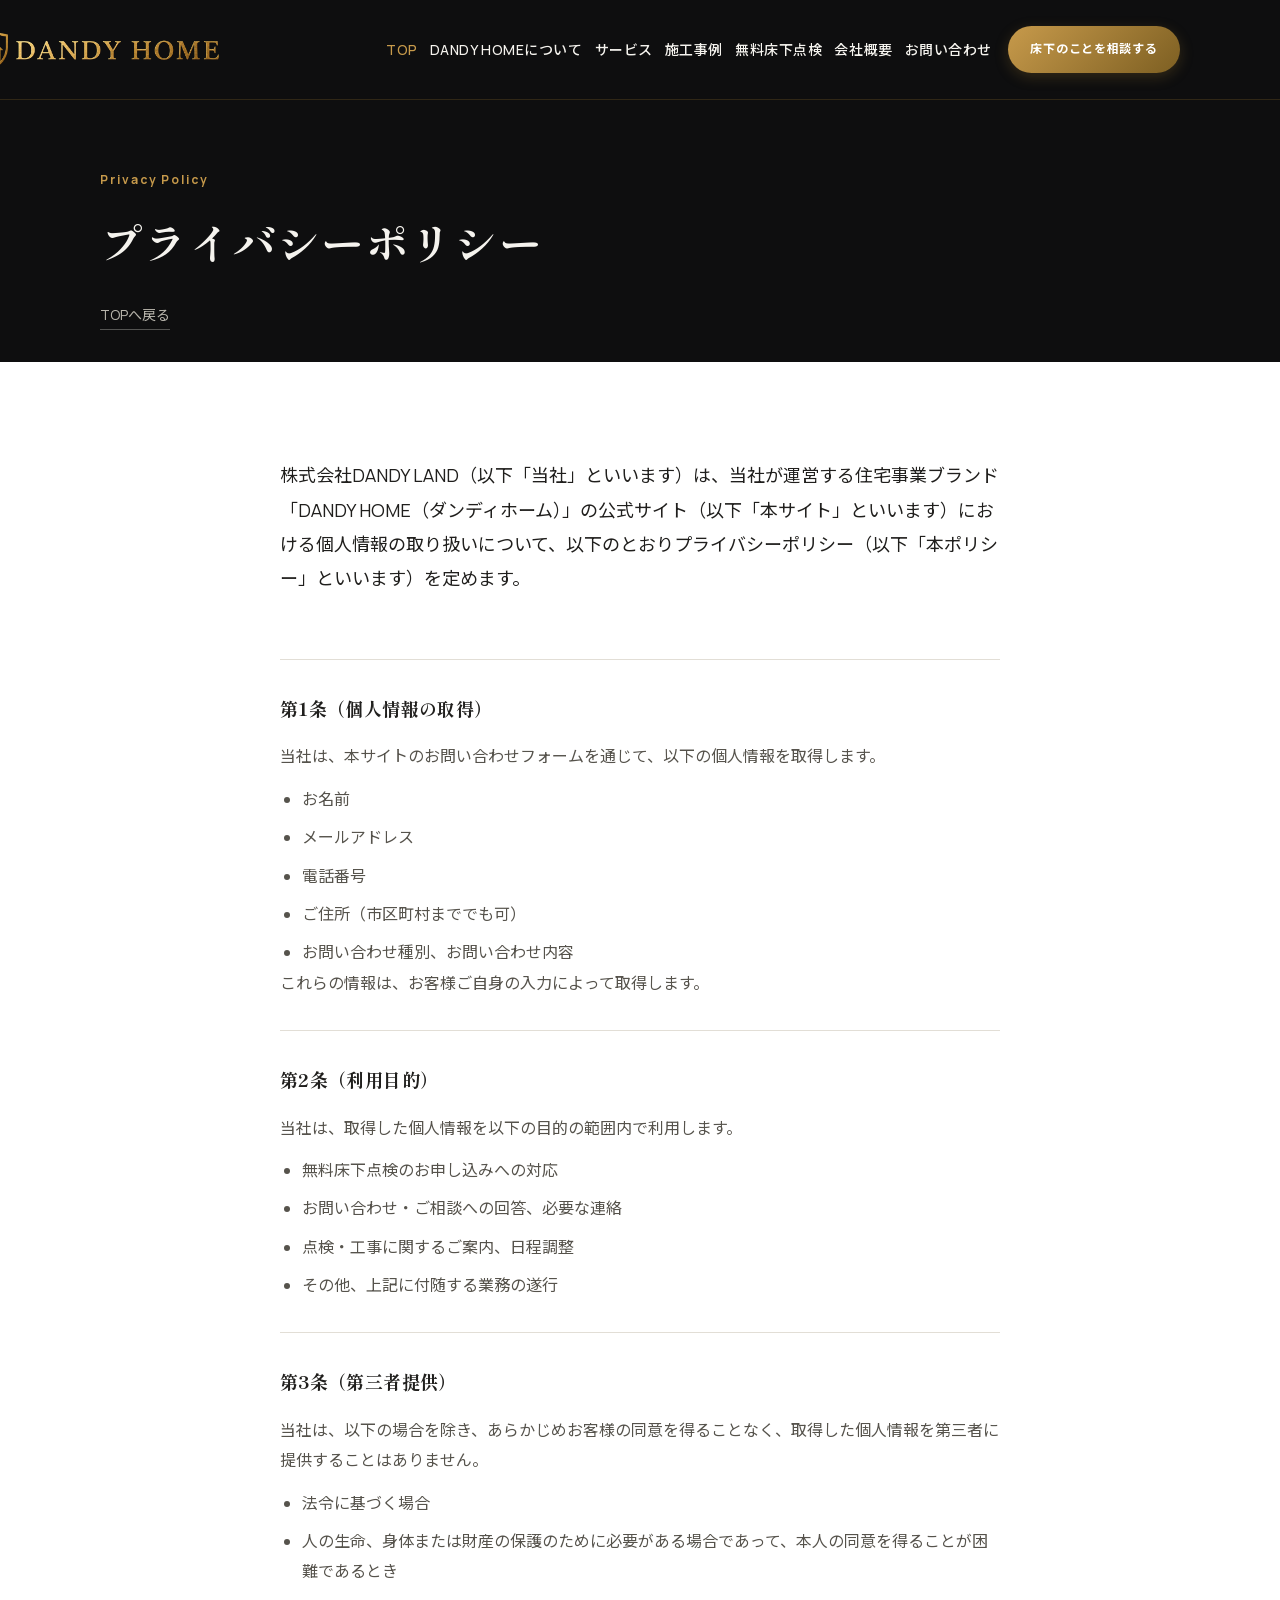
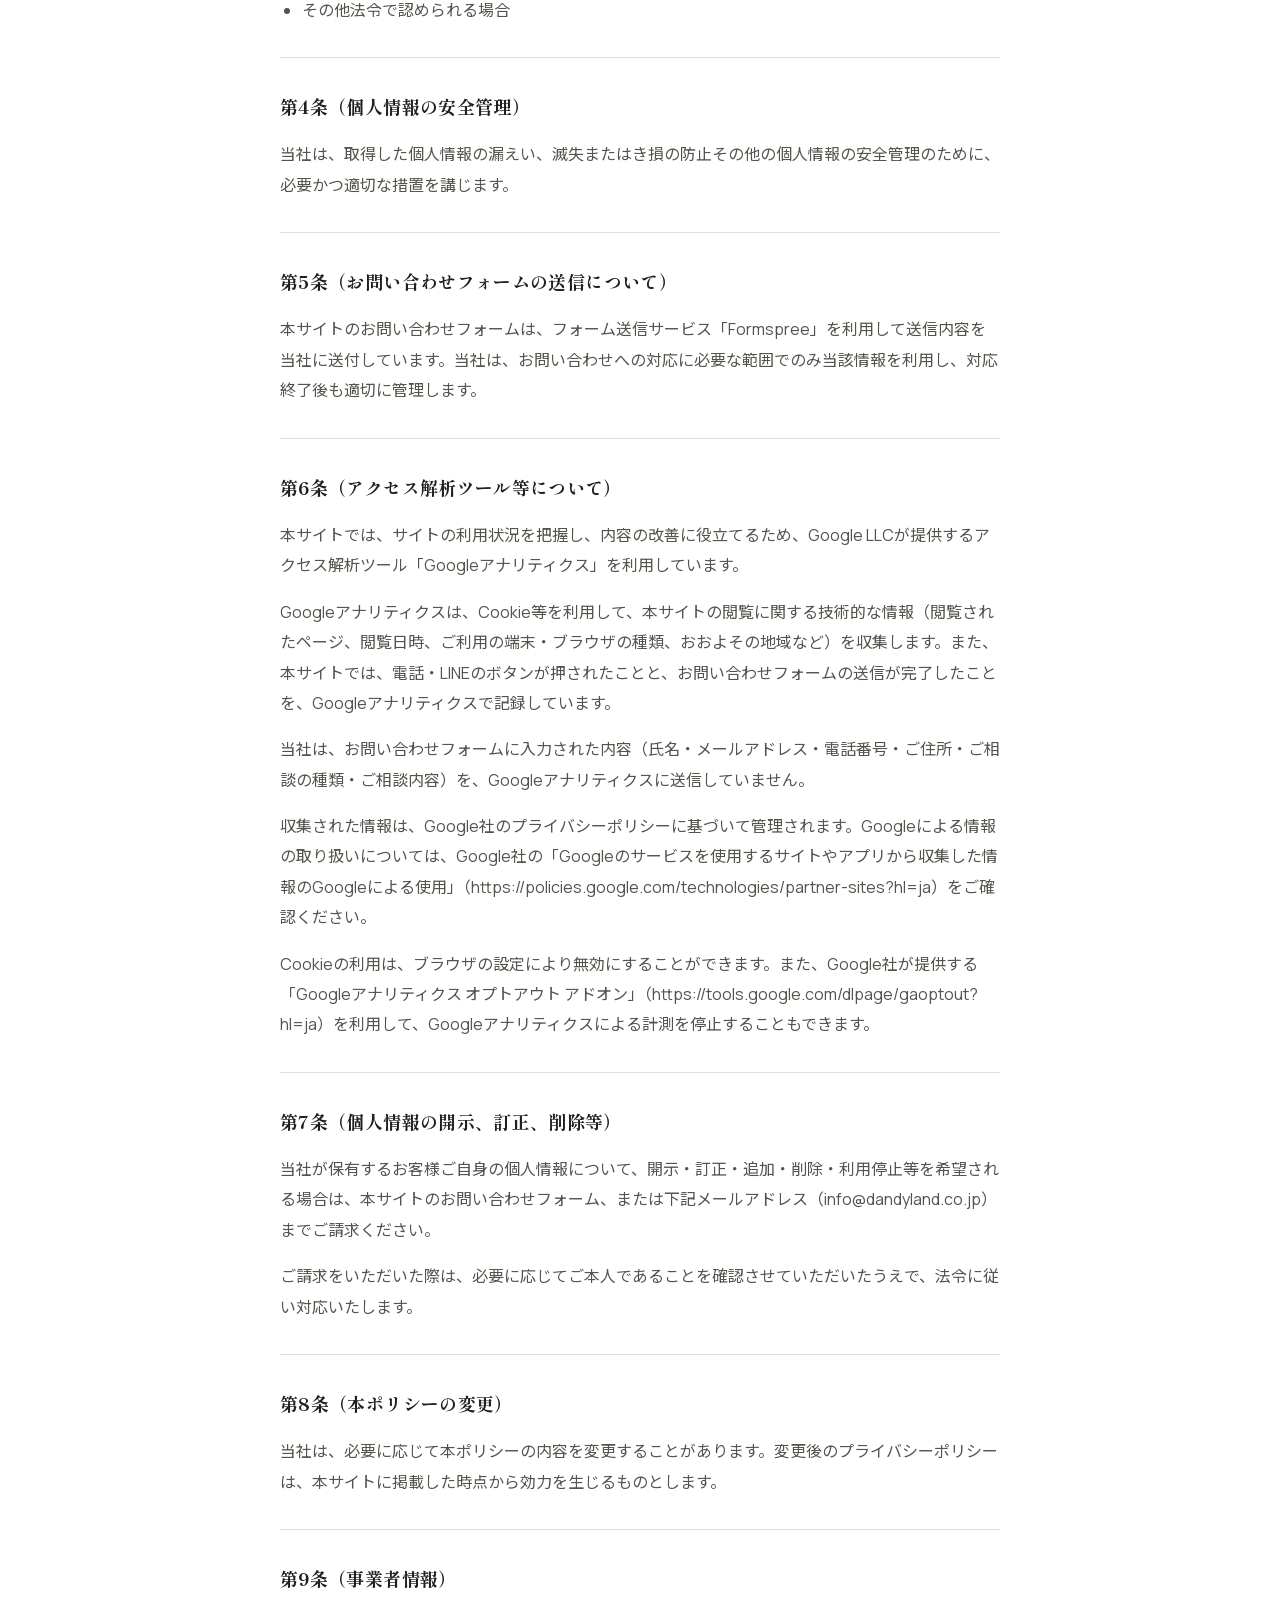
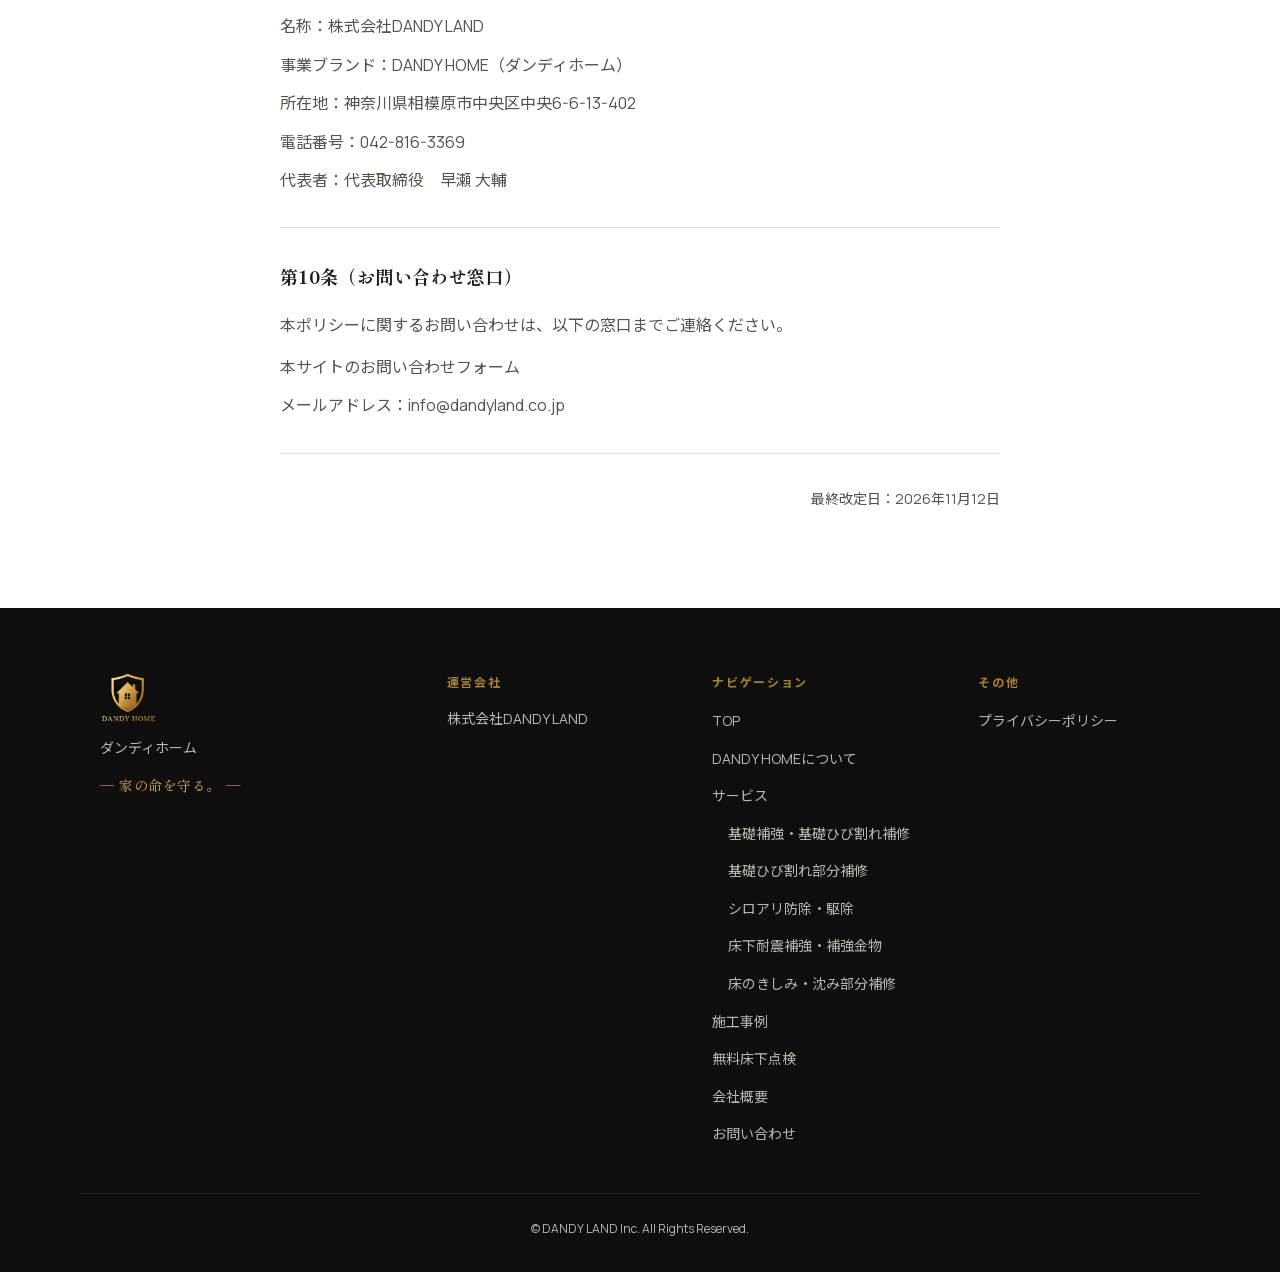
<file: privacy-policy/index.html>
<!DOCTYPE html>
<html lang="ja">
<head>
  <meta charset="UTF-8">
  <meta name="viewport" content="width=device-width, initial-scale=1, viewport-fit=cover">
  <title>プライバシーポリシー｜DANDY HOME</title>
  <meta name="description" content="DANDY HOME（運営：株式会社DANDY LAND）の公式サイトにおける個人情報の取り扱いについて説明するプライバシーポリシーです。">
  <link rel="canonical" href="https://dandyland.co.jp/privacy-policy/">
  <meta name="theme-color" content="#1a1a1a">
  <meta name="robots" content="index, follow">

  <!-- OGP -->
  <meta property="og:type" content="website">
  <meta property="og:site_name" content="DANDY HOME">
  <meta property="og:title" content="プライバシーポリシー｜DANDY HOME">
  <meta property="og:description" content="DANDY HOME（運営：株式会社DANDY LAND）の公式サイトにおける個人情報の取り扱いについて説明するプライバシーポリシーです。">
  <meta property="og:url" content="https://dandyland.co.jp/privacy-policy/">
  <meta property="og:image" content="https://dandyland.co.jp/images/ogp/ogp-default.jpg">
  <meta property="og:locale" content="ja_JP">

  <!-- Twitter Card -->
  <meta name="twitter:card" content="summary_large_image">
  <meta name="twitter:title" content="プライバシーポリシー｜DANDY HOME">
  <meta name="twitter:description" content="DANDY HOME（運営：株式会社DANDY LAND）の公式サイトにおける個人情報の取り扱いについて説明するプライバシーポリシーです。">
  <meta name="twitter:image" content="https://dandyland.co.jp/images/ogp/ogp-default.jpg">

  <link rel="icon" href="/favicon.ico" sizes="any">
  <link rel="apple-touch-icon" href="/images/apple-touch-icon.png">

  <!-- Typography: 欧文はMontserrat（ロゴ・見出し英数字）/ Manrope（本文欧文）、和文は Shippori Mincho（大見出し）/ Noto Sans JP（本文）。高級住宅ブランドとしての重厚感・品格を意図したフォント選定。
       2026-09-23 追記：PC版Heroの「DANDY HOME」表示用に、完成基準画像と比較して選定したクラシックセリフ（Bodoni Moda）を追加。既存の4書体（Montserrat/Manrope/Shippori Mincho/Noto Sans JP）の読み込み・用途は変更していない（追加のみ）。 -->
  <!-- Webフォントは /fonts/ から自社配信（サイトで使う文字だけのサブセット＋予備フォント）。
       文字を追加・変更したときは _tools/fonts/README.md の手順でサブセットを作り直す -->
  <link rel="stylesheet" href="/fonts/fonts.css" media="print" id="site-fonts">
  <script>
    (function () {
      // 読み込みの順番：ファーストビュー写真 → Webフォント → 予備フォントのCSS・画面外の写真。
      // 写真の読み込みが終わってからWebフォントを有効にし（写真の読み込みが失敗・停止した場合の保険として最長8秒）、
      // Webフォントの読み込みが終わったら（最長5秒）予備フォントのCSSを読み込んで firstviewloaded を知らせる
      var sheet = document.getElementById('site-fonts'), on = false, ready = false;
      function fontsOn() {
        if (on) return;
        on = true;
        sheet.media = 'all';
        requestAnimationFrame(function () { requestAnimationFrame(function () { document.fonts.ready.then(afterFonts); }); });
        setTimeout(afterFonts, 5000);
      }
      function afterFonts() {
        if (ready) return;
        ready = true;
        var l = document.createElement('link');
        l.rel = 'stylesheet';
        l.href = '/fonts/fonts-fallback.css';
        sheet.parentNode.insertBefore(l, sheet);
        window.firstViewLoaded = true;
        dispatchEvent(new Event('firstviewloaded'));
      }
      var hero = [].filter.call(document.querySelectorAll('link[rel="preload"][as="image"]'), function (l) { return matchMedia(l.media || 'all').matches; })[0];
      if (hero) { hero.addEventListener('load', fontsOn); hero.addEventListener('error', fontsOn); }
      else {
        // 背景写真のpreloadがないページは、最初の画面に表示される写真の読み込みを待つ
        document.addEventListener('DOMContentLoaded', function () {
          var wait = [].filter.call(document.images, function (img) {
            var r = img.getBoundingClientRect();
            return !img.complete && r.width > 0 && r.top < innerHeight && r.bottom > 0;
          });
          var left = wait.length;
          if (!left) return fontsOn();
          wait.forEach(function (img) {
            function done() { if (--left === 0) fontsOn(); }
            img.addEventListener('load', done); img.addEventListener('error', done);
          });
        });
      }
      setTimeout(fontsOn, 8000);
    })();
  </script>
  <noscript><link rel="stylesheet" href="/fonts/fonts-fallback.css"><link rel="stylesheet" href="/fonts/fonts.css"></noscript>

  <link rel="stylesheet" href="/css/style.css?v=20261007-1">

  <!-- 構造化データ（LocalBusiness）。会社情報確定に応じ src/templates/layout.js の
       buildStructuredData() が自動生成します。 -->
  <script type="application/ld+json">
{
  "@context": "https://schema.org",
  "@type": "HomeAndConstructionBusiness",
  "@id": "https://dandyland.co.jp/#business",
  "name": "DANDY HOME",
  "alternateName": "ダンディホーム",
  "legalName": "株式会社DANDY LAND",
  "description": "DANDY HOMEは神奈川県・東京都を中心に、築40〜50年前後の木造戸建住宅の床下・基礎補修を専門とする住宅事業ブランドです。無料床下点検で住まいの状態を正確に確認し、必要な工事だけを分かりやすくご提案します。",
  "url": "https://dandyland.co.jp/",
  "telephone": "+81-42-816-3369",
  "areaServed": [
    "神奈川県",
    "東京都"
  ],
  "address": {
    "@type": "PostalAddress",
    "addressCountry": "JP",
    "addressRegion": "神奈川県",
    "addressLocality": "相模原市中央区",
    "streetAddress": "中央6-6-13-402"
  }
}
  </script>

  <!-- Google アナリティクス 4（測定ID：G-KM2DSV4JS6）
       ・本番ドメイン（https://dandyland.co.jp）のときだけタグを読み込み、送信する。
         ローカル確認・プレビュー等ではページビューを含めて一切送信しない。
       ・同じページで二重に読み込まれても、2回目以降は何もしない（二重送信の防止）。
       ・電話・LINEのクリック（phone_click / line_click）とフォーム送信成功（generate_lead）は
         js/main.js から送る。フォームの入力内容・相談の種類はGA4に送らない。 -->
  <script>
    (function () {
      if (window.__dandyGa4Loaded) return;
      if (location.protocol !== 'https:' || location.hostname !== 'dandyland.co.jp') return;
      window.__dandyGa4Loaded = true;
      window.dataLayer = window.dataLayer || [];
      window.gtag = function () { window.dataLayer.push(arguments); };
      window.gtag('js', new Date());
      window.gtag('config', 'G-KM2DSV4JS6');
      var s = document.createElement('script');
      s.async = true;
      s.src = 'https://www.googletagmanager.com/gtag/js?id=G-KM2DSV4JS6';
      document.head.appendChild(s);
    })();
  </script>
</head>
<body>
  <a class="skip-link" href="#main-content">本文へスキップ</a>

  
  <header class="site-header" id="site-header">
    <div class="container site-header__inner">
      <a href="/#top" class="brand" aria-label="DANDY HOME トップへ">
        <span
          class="brand__icon"
          style="background-image: url('/images/logo/dandy-home-logo.png'); background-image: image-set(url('/images/logo/dandy-home-logo.webp') type('image/webp'), url('/images/logo/dandy-home-logo.png') type('image/png'));"
          role="img"
          aria-label="DANDY HOME（ダンディホーム）"
        ></span>
        <span
          class="brand__wordmark"
          style="background-image: url('/images/logo/dandy-home-logo.png'); background-image: image-set(url('/images/logo/dandy-home-logo.webp') type('image/webp'), url('/images/logo/dandy-home-logo.png') type('image/png'));"
          aria-hidden="true"
        ></span>
      </a>

      <nav class="main-nav" id="main-nav" aria-label="主要ナビゲーション">
        <ul class="main-nav__list">
          <li><a href="/#top" class="nav-link">TOP</a></li><li><a href="/#why-dandy-home" class="nav-link">DANDY HOMEについて</a></li><li><a href="/#capabilities" class="nav-link">サービス</a></li><li class="main-nav__sub"><a href="/foundation-repair/" class="nav-link nav-link--sub">基礎補強・基礎ひび割れ補修</a></li><li class="main-nav__sub"><a href="/foundation-crack/" class="nav-link nav-link--sub"><span class="sp-phrase">基礎ひび割れ</span> <span class="sp-phrase">部分補修</span></a></li><li class="main-nav__sub"><a href="/termite/" class="nav-link nav-link--sub">シロアリ防除・駆除</a></li><li class="main-nav__sub"><a href="/underfloor-repair/" class="nav-link nav-link--sub">床下耐震補強・補強金物</a></li><li class="main-nav__sub"><a href="/floor-repair/" class="nav-link nav-link--sub"><span class="sp-phrase">床のきしみ・沈み</span> <span class="sp-phrase">部分補修</span></a></li><li><a href="/#case-studies-preview" class="nav-link">施工事例</a></li><li><a href="/#inspection" class="nav-link">無料床下点検</a></li><li><a href="/#company" class="nav-link">会社概要</a></li><li><a href="/#contact" class="nav-link">お問い合わせ</a></li>
        </ul>
        <a href="/#contact" class="btn btn--primary btn--nav">床下のことを相談する</a>
      </nav>

      <button
        type="button"
        class="nav-toggle"
        id="nav-toggle"
        aria-expanded="false"
        aria-controls="main-nav"
        aria-label="メニューを開く"
      >
        <span class="nav-toggle__icon nav-toggle__icon--open"><span class="icon " aria-hidden="true"><svg viewBox="0 0 24 24" fill="none" stroke="currentColor" stroke-width="1.6" stroke-linecap="round" stroke-linejoin="round"><path d="M3 6h18M3 12h18M3 18h18"/></svg></span></span>
        <span class="nav-toggle__icon nav-toggle__icon--close"><span class="icon " aria-hidden="true"><svg viewBox="0 0 24 24" fill="none" stroke="currentColor" stroke-width="1.6" stroke-linecap="round" stroke-linejoin="round"><path d="M5 5l14 14M19 5L5 19"/></svg></span></span>
      </button>
    </div>
  </header>
  <div class="nav-overlay" id="nav-overlay" hidden></div>

  <main id="main-content">
    
  <section class="legal-page-header">
    <div class="container">
      <p class="section-eyebrow section-eyebrow--light">Privacy Policy</p>
      <h1 class="section-title section-title--light legal-page-header__title">プライバシーポリシー</h1>
      <a href="/#top" class="legal-page-header__back">TOPへ戻る</a>
    </div>
  </section>

  <section class="section legal-page">
    <div class="container legal-page__container">
      <p class="legal-page__intro">
        株式会社DANDY LAND（以下「当社」といいます）は、当社が運営する住宅事業ブランド「DANDY HOME<span class="sp-phrase">（ダンディホーム）」</span>の公式サイト（以下「本サイト」といいます）における個人情報の取り扱いについて、以下のとおりプライバシーポリシー（以下「本ポリシー」といいます）を定めます。
      </p>

      
      <div class="legal-page__article">
        <h2 class="legal-page__heading">第1条（個人情報の取得）</h2>
        <p>当社は、本サイトのお問い合わせフォームを通じて、以下の個人情報を取得します。</p>
      <ul class="legal-page__list">
        <li>お名前</li>
        <li>メールアドレス</li>
        <li>電話番号</li>
        <li>ご住所（市区町村まででも可）</li>
        <li>お問い合わせ種別、お問い合わせ内容</li>
      </ul>
      <p>これらの情報は、お客様ご自身の入力によって取得します。</p>
      </div>
      <div class="legal-page__article">
        <h2 class="legal-page__heading">第2条（利用目的）</h2>
        <p>当社は、取得した個人情報を以下の目的の範囲内で利用します。</p>
      <ul class="legal-page__list">
        <li>無料床下点検の<span class="sp-phrase">お申し込みへの対応</span></li>
        <li><span class="sp-phrase">お問い合わせ・ご相談への</span><span class="sp-phrase">回答、</span><span class="sp-phrase">必要な連絡</span></li>
        <li>点検・工事に関するご案内、日程調整</li>
        <li>その他、上記に付随する<span class="sp-phrase">業務の遂行</span></li>
      </ul>
      </div>
      <div class="legal-page__article">
        <h2 class="legal-page__heading">第3条（第三者提供）</h2>
        <p>当社は、以下の場合を除き、あらかじめお客様の同意を得ることなく、取得した個人情報を第三者に提供することはありません。</p>
      <ul class="legal-page__list">
        <li>法令に基づく場合</li>
        <li>人の生命、身体または財産の保護のために必要がある場合であって、本人の同意を得ることが困難であるとき</li>
        <li>その他法令で認められる場合</li>
      </ul>
      </div>
      <div class="legal-page__article">
        <h2 class="legal-page__heading">第4条（個人情報の安全管理）</h2>
        <p>当社は、取得した個人情報の漏えい、滅失またはき損の防止その他の個人情報の安全管理のために、必要かつ適切な措置を講じます。</p>
      </div>
      <div class="legal-page__article">
        <h2 class="legal-page__heading"><span class="sp-phrase">第5条</span><span class="sp-phrase">（お問い合わせ</span><span class="sp-phrase">フォームの</span><span class="sp-phrase">送信について）</span></h2>
        <p>本サイトのお問い合わせフォームは、フォーム送信サービス「Formspree」を利用して送信内容を当社に送付しています。当社は、お問い合わせへの対応に必要な範囲でのみ当該情報を利用し、対応終了後も適切に管理します。</p>
      </div>
      <div class="legal-page__article">
        <h2 class="legal-page__heading"><span class="sp-phrase">第6条（アクセス解析ツール等</span><span class="sp-phrase">について）</span></h2>
        <p>本サイトでは、サイトの利用状況を把握し、内容の改善に役立てるため、Google LLCが提供するアクセス解析ツール「Googleアナリティクス」を利用しています。</p>
        <p>Googleアナリティクスは、Cookie等を利用して、本サイトの閲覧に関する技術的な情報（閲覧されたページ、閲覧日時、ご利用の端末・ブラウザの種類、おおよその地域など）を収集します。また、本サイトでは、電話・LINEのボタンが押されたことと、お問い合わせフォームの送信が完了したことを、Googleアナリティクスで記録しています。</p>
        <p>当社は、お問い合わせフォームに入力された内容（氏名・メールアドレス・電話番号・ご住所・ご相談の種類・ご相談内容）を、Googleアナリティクスに送信していません。</p>
        <p>収集された情報は、Google社のプライバシーポリシーに基づいて管理されます。Googleによる情報の取り扱いについては、Google社の「Googleのサービスを使用するサイトやアプリから収集した情報のGoogleによる使用」（<a href="https://policies.google.com/technologies/partner-sites?hl=ja" target="_blank" rel="noopener noreferrer">https://policies.google.com/technologies/partner-sites?hl=ja</a>）をご確認ください。</p>
        <p>Cookieの利用は、ブラウザの設定により無効にすることができます。また、Google社が提供する「Googleアナリティクス オプトアウト アドオン」（<a href="https://tools.google.com/dlpage/gaoptout?hl=ja" target="_blank" rel="noopener noreferrer">https://tools.google.com/dlpage/gaoptout?hl=ja</a>）を利用して、Googleアナリティクスによる計測を停止することもできます。</p>
      </div>
      <div class="legal-page__article">
        <h2 class="legal-page__heading">第7条（個人情報の開示、訂正、削除等）</h2>
        <p>当社が保有するお客様ご自身の個人情報について、開示・訂正・追加・削除・利用停止等を希望される場合は、本サイトのお問い合わせフォーム、または下記メールアドレス（info@dandyland.co.jp）までご請求ください。</p>
      <p>ご請求をいただいた際は、必要に応じてご本人であることを確認させていただいたうえで、法令に従い対応いたします。</p>
      </div>
      <div class="legal-page__article">
        <h2 class="legal-page__heading">第8条（本ポリシーの変更）</h2>
        <p>当社は、必要に応じて本ポリシーの内容を変更することがあります。変更後のプライバシーポリシーは、本サイトに掲載した時点から効力を生じるものとします。</p>
      </div>
      <div class="legal-page__article">
        <h2 class="legal-page__heading">第9条（事業者情報）</h2>
        <ul class="legal-page__list legal-page__list--plain">
        <li>名称：株式会社DANDY LAND</li>
        <li>事業ブランド：DANDY HOME<span class="sp-phrase">（ダンディホーム）</span></li>
        <li>所在地：神奈川県相模原市中央区<span class="sp-phrase">中央6-6-13-402</span></li>
        <li>電話番号：<a href="tel:0428163369">042-816-3369</a></li>
        <li>代表者：代表取締役　早瀬 大輔</li>
      </ul>
      </div>
      <div class="legal-page__article">
        <h2 class="legal-page__heading">第10条（お問い合わせ窓口）</h2>
        <p>本ポリシーに関するお問い合わせは、以下の窓口までご連絡ください。</p>
      <ul class="legal-page__list legal-page__list--plain">
        <li>本サイトのお問い合わせフォーム</li>
        <li>メールアドレス：info@dandyland.co.jp</li>
      </ul>
      </div>
      <p class="legal-page__enacted">最終改定日：2026年11月12日</p>

      
    </div>
  </section>
  </main>

  
  <footer class="site-footer" id="site-footer">
    <div class="container footer-layout">
      <div class="footer-brand">
        <picture>
          <source type="image/webp" srcset="/images/logo/dandy-home-logo.webp">
          <img
            class="footer-brand__logo"
            src="/images/logo/dandy-home-logo.png"
            alt="DANDY HOME（ダンディホーム）"
            width="800"
            height="720"
          >
        </picture>
        <p class="footer-brand__kana">ダンディホーム</p>
        <p class="footer-brand__tagline">― 家の命を守る。 ―</p>
      </div>

      <div class="footer-col">
        <p class="footer-col__heading">運営会社</p>
        <p class="footer-col__text">株式会社DANDY LAND</p>
      </div>

      <nav class="footer-col footer-nav" aria-label="フッターナビゲーション">
        <p class="footer-col__heading">ナビゲーション</p>
        <ul><li><a href="/#top">TOP</a></li><li><a href="/#why-dandy-home">DANDY HOMEについて</a></li><li><a href="/#capabilities">サービス</a></li><li class="footer-nav__sub"><a href="/foundation-repair/"><span class="sp-phrase">基礎補強・</span><span class="sp-phrase">基礎ひび割れ補修</span></a></li><li class="footer-nav__sub"><a href="/foundation-crack/"><span class="sp-phrase">基礎ひび割れ</span><span class="sp-phrase">部分補修</span></a></li><li class="footer-nav__sub"><a href="/termite/">シロアリ防除・駆除</a></li><li class="footer-nav__sub"><a href="/underfloor-repair/"><span class="sp-phrase">床下耐震補強・</span><span class="sp-phrase">補強金物</span></a></li><li class="footer-nav__sub"><a href="/floor-repair/"><span class="sp-phrase">床のきしみ・沈み</span><span class="sp-phrase">部分補修</span></a></li><li><a href="/#case-studies-preview">施工事例</a></li><li><a href="/#inspection">無料床下点検</a></li><li><a href="/#company">会社概要</a></li><li><a href="/#contact">お問い合わせ</a></li></ul>
      </nav>

      <div class="footer-col">
        <p class="footer-col__heading">その他</p>
        <ul>
          <li><a href="/privacy-policy/">プライバシーポリシー</a></li>
        </ul>
      </div>
    </div>

    <div class="container footer-bottom">
      <p>&copy; DANDY LAND Inc. All Rights Reserved.</p>
    </div>
  </footer>
  
  <div class="fixed-cta" id="fixed-cta" role="navigation" aria-label="固定お問い合わせメニュー">
    <a href="/#contact" class="fixed-cta__btn fixed-cta__btn--primary" aria-label="床下のことを相談する（ご相談窓口へ移動）">床下の相談</a><a href="tel:0428163369" class="fixed-cta__btn fixed-cta__btn--tel" aria-label="電話で相談（042-816-3369に発信します）"><svg class="fixed-cta__icon" viewBox="0 0 24 24" aria-hidden="true" focusable="false"><path d="M6.7 3.5h2.4c.4 0 .8.3.9.7l.9 3c.1.4 0 .8-.3 1.1L9.1 9.6a12.4 12.4 0 0 0 5.3 5.3l1.3-1.5c.3-.3.7-.4 1.1-.3l3 .9c.4.1.7.5.7.9v2.4c0 1-.8 1.8-1.8 1.8C10.9 19.1 4.9 13.1 4.9 5.3c0-1 .8-1.8 1.8-1.8z" fill="none" stroke="currentColor" stroke-width="1.6" stroke-linejoin="round"/></svg><span>電話で相談</span></a><a href="https://lin.ee/wMZ3Qpj" class="fixed-cta__btn fixed-cta__btn--line" target="_blank" rel="noopener noreferrer" aria-label="LINEで相談（公式LINE・新しいタブで開きます）"><svg class="fixed-cta__icon" viewBox="0 0 24 24" aria-hidden="true" focusable="false"><path d="M12 4.5c-4.97 0-9 3.13-9 7 0 3.47 3.24 6.35 7.49 6.9l-.55 2.06c-.1.38.32.67.64.45l3.3-2.4C18 17.86 21 15 21 11.5c0-3.87-4.03-7-9-7z" fill="none" stroke="currentColor" stroke-width="1.6" stroke-linejoin="round"/></svg><span>LINEで相談</span></a>
  </div>

  <script src="/js/main.js?v=20261112-1" defer></script>
</body>
</html>
</file>
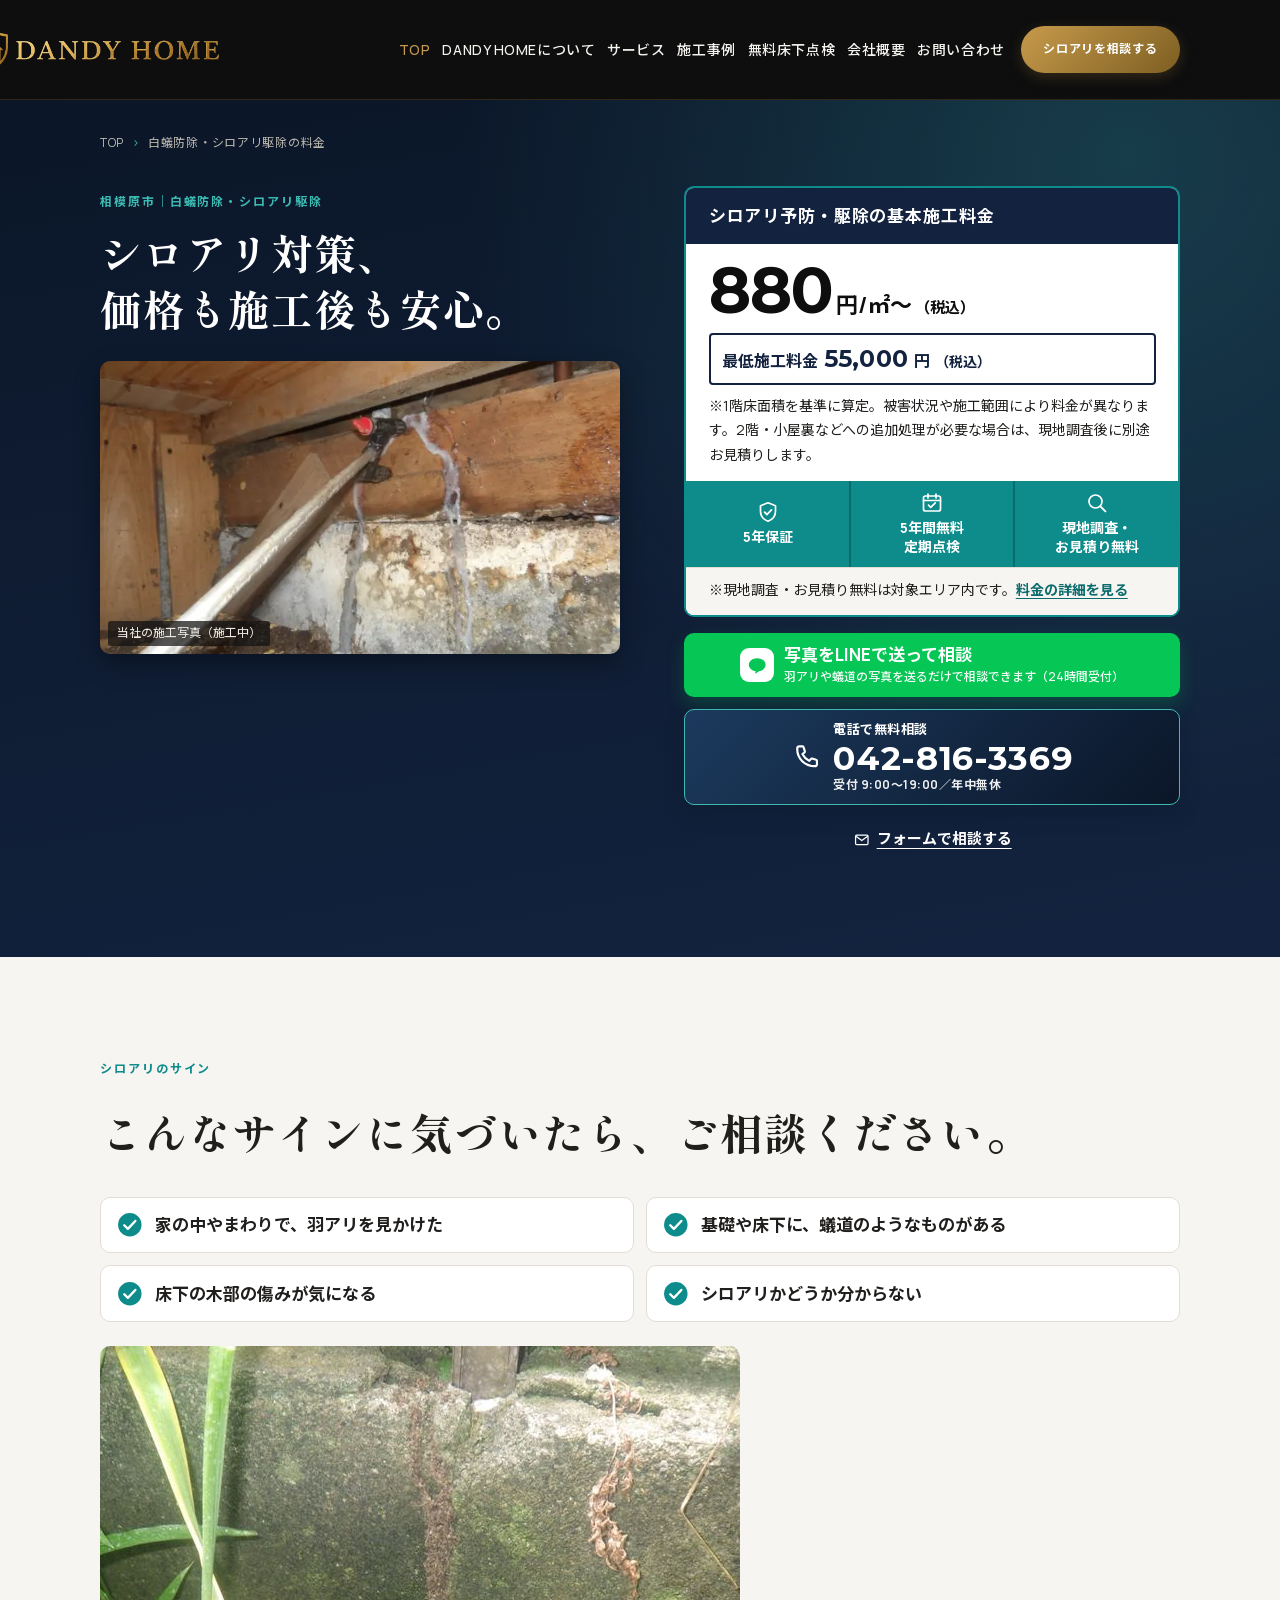
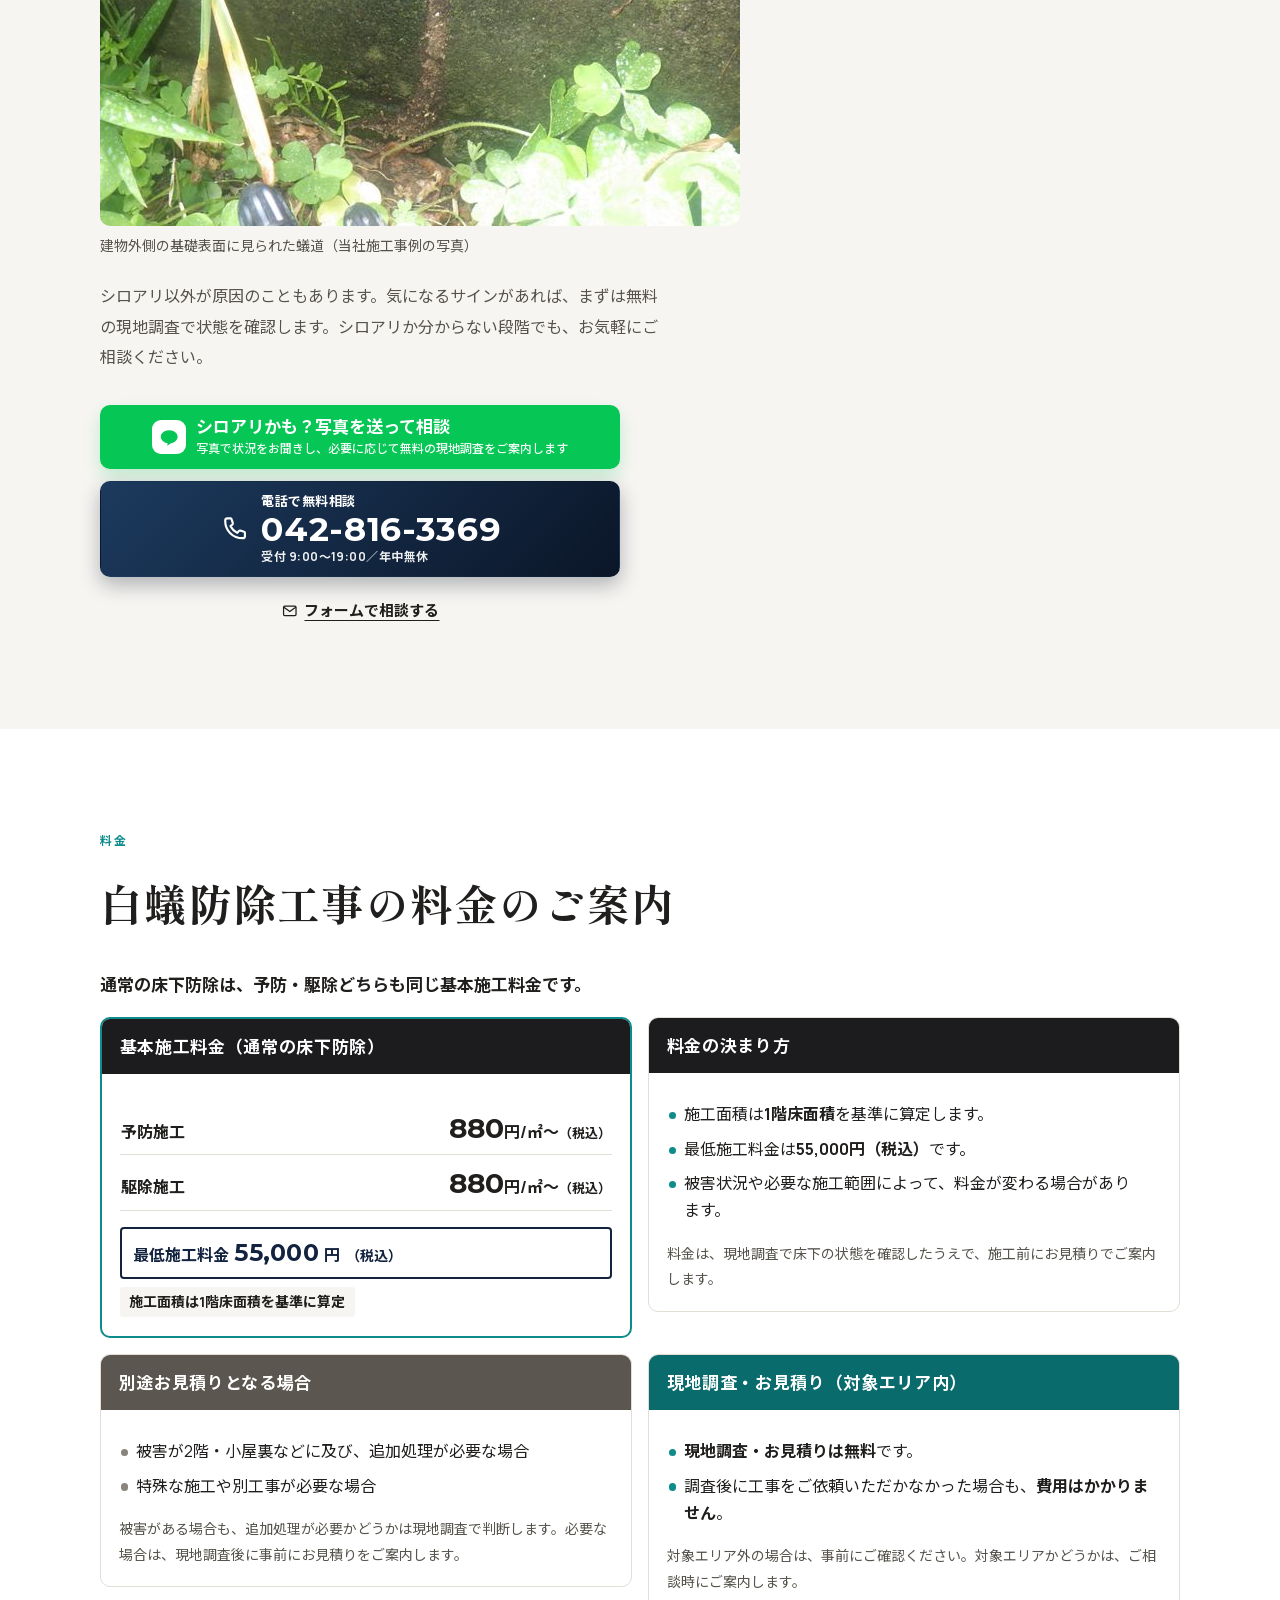
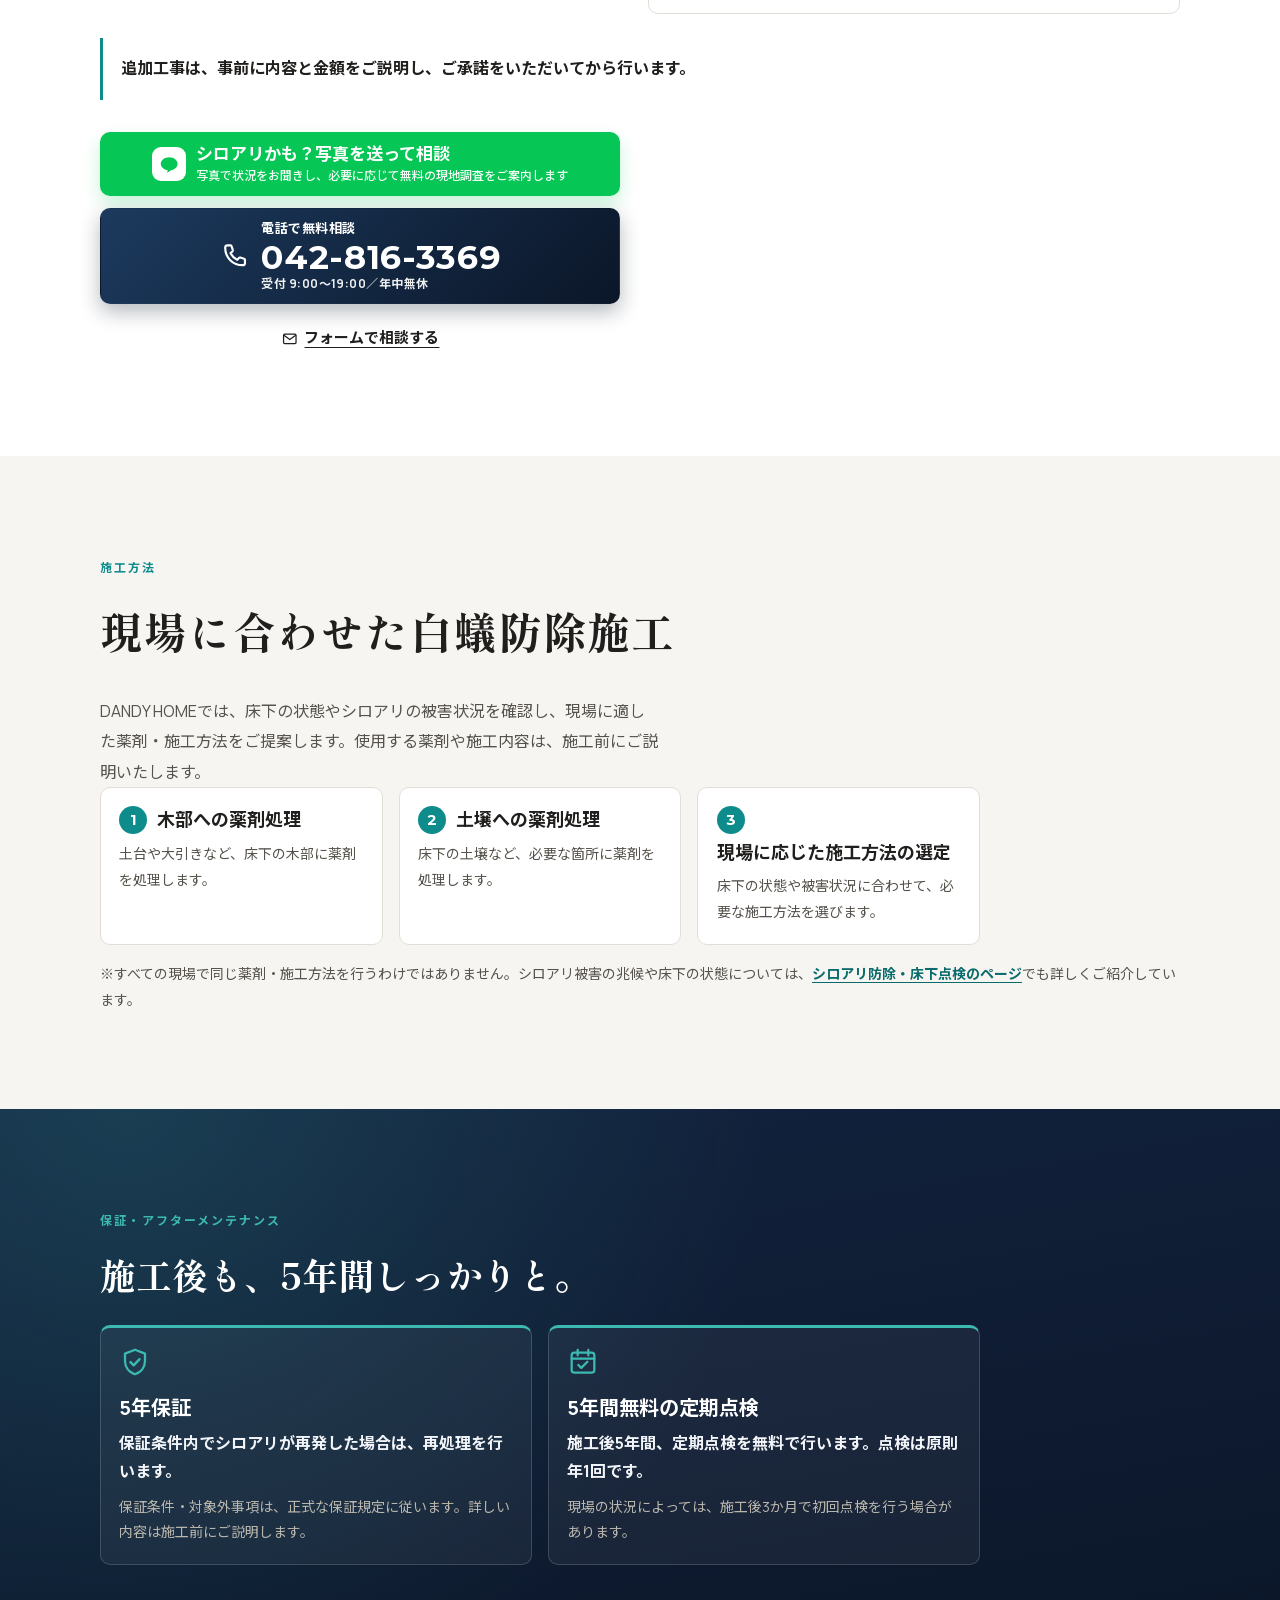
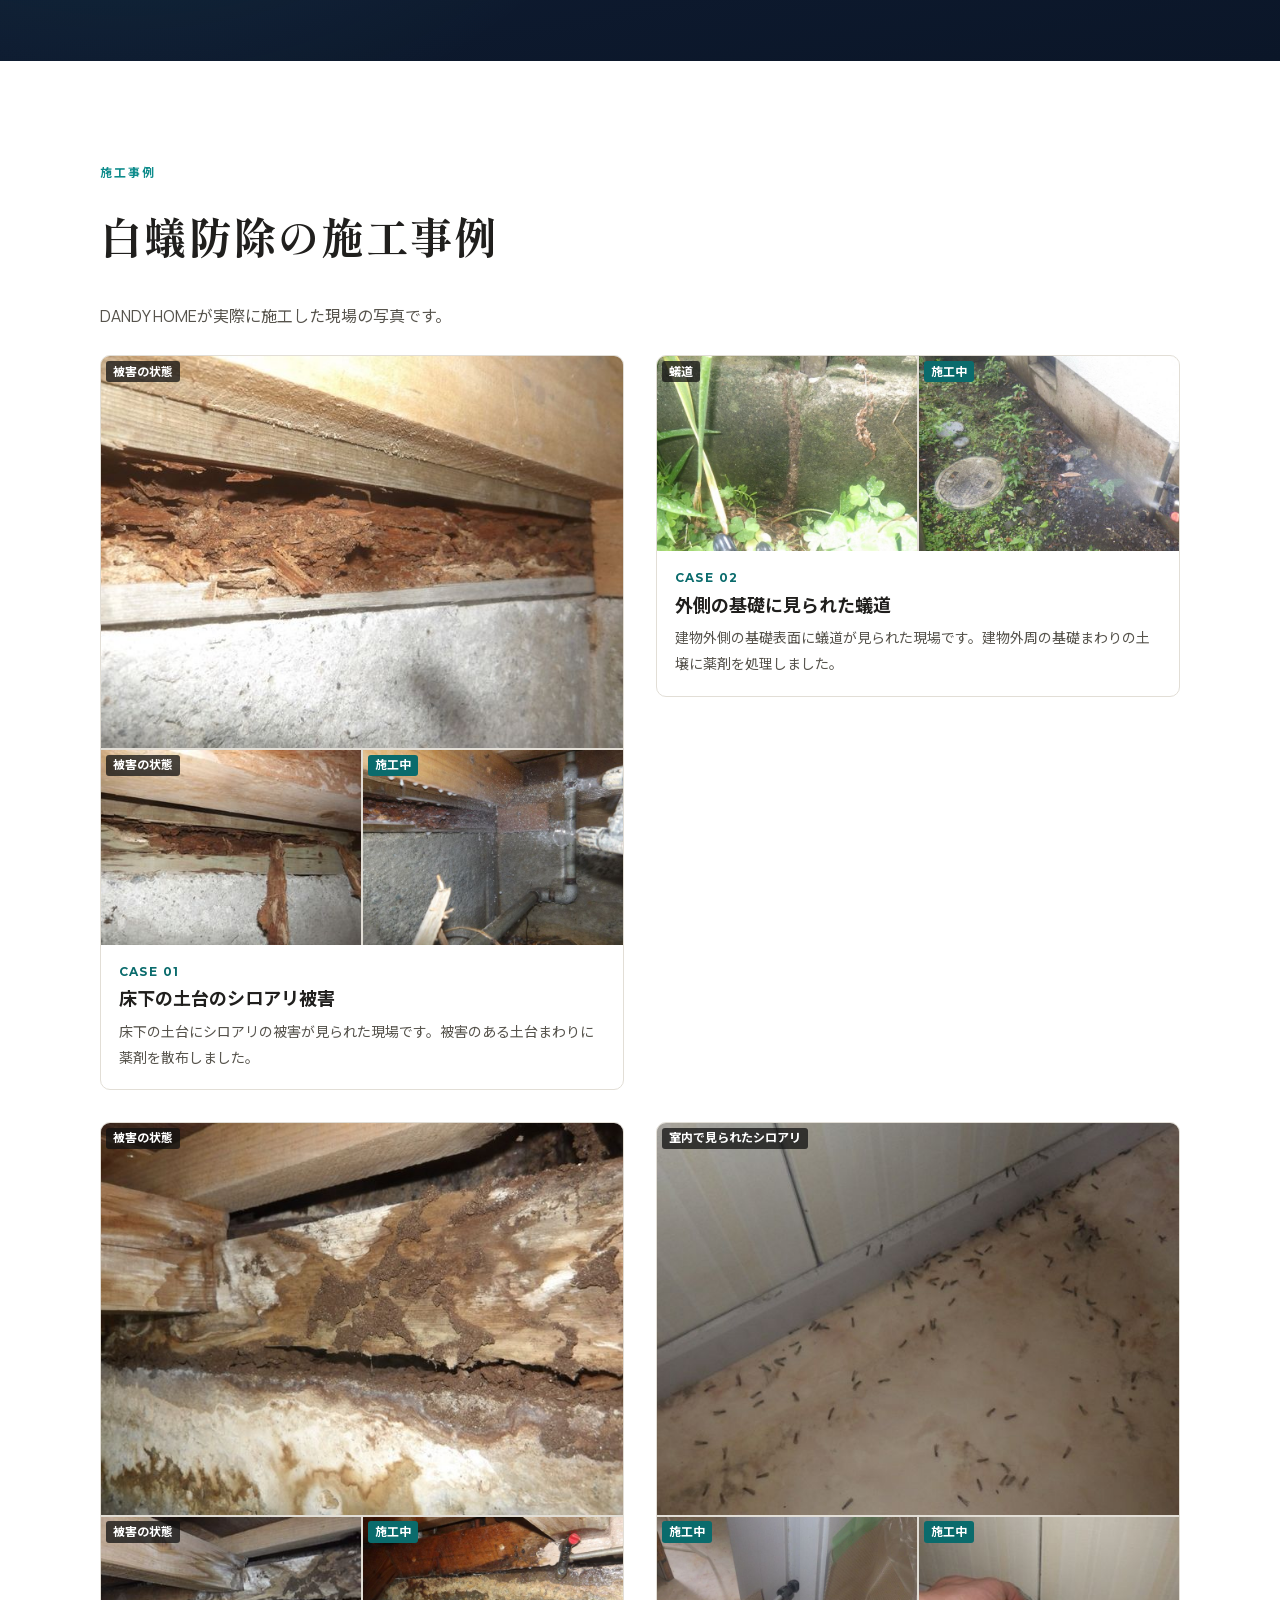
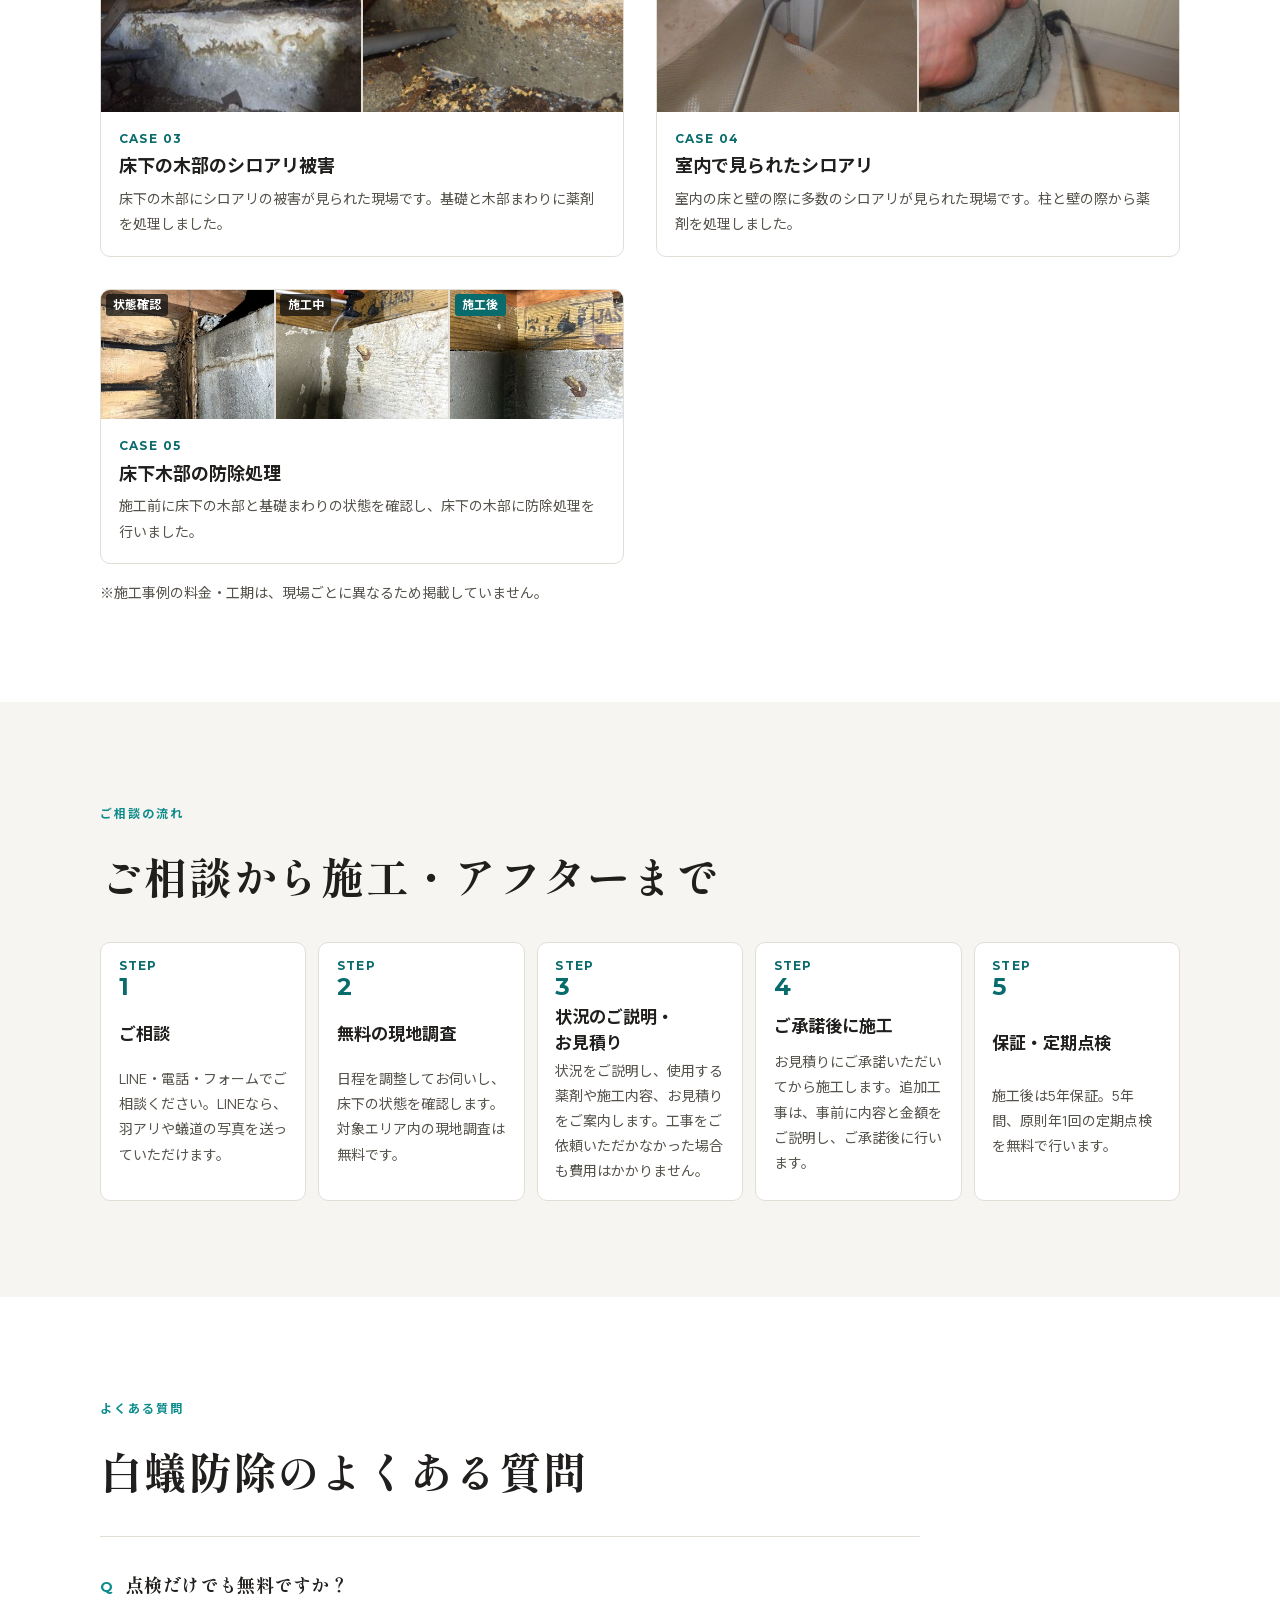
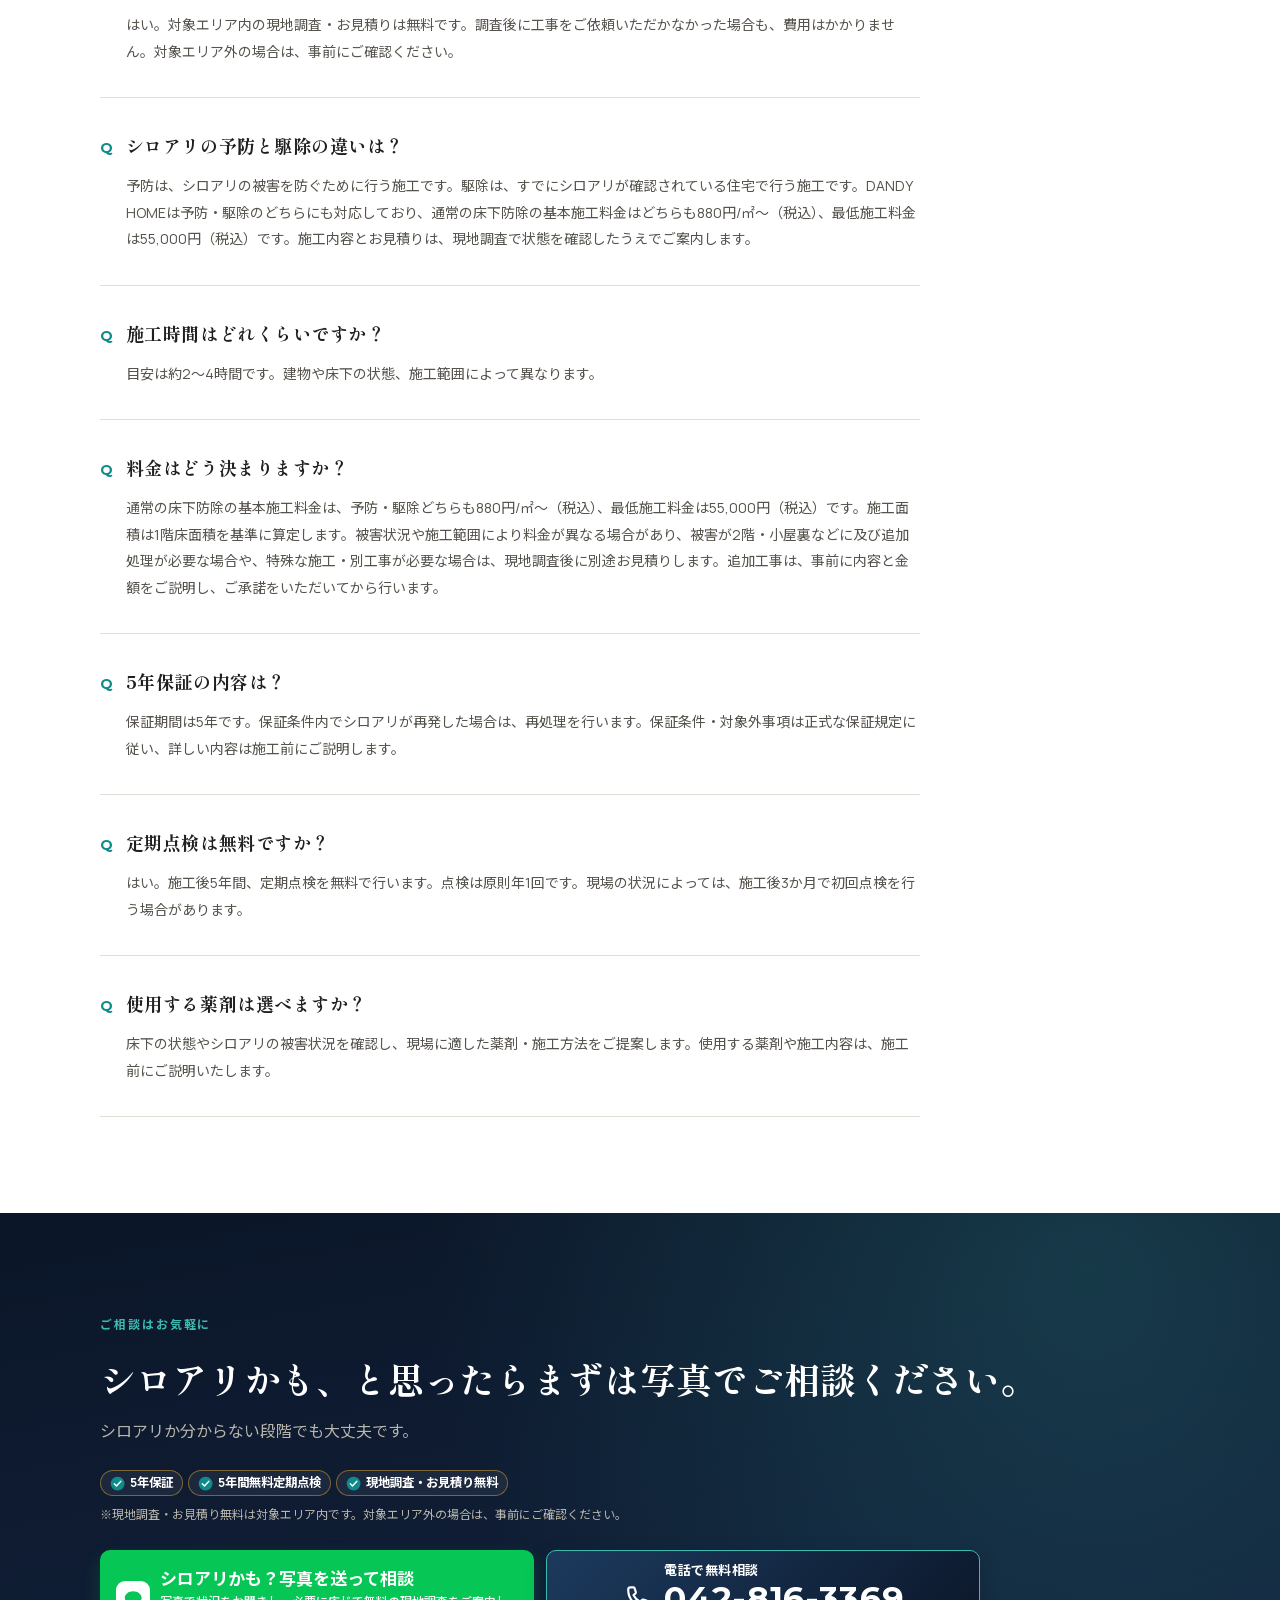
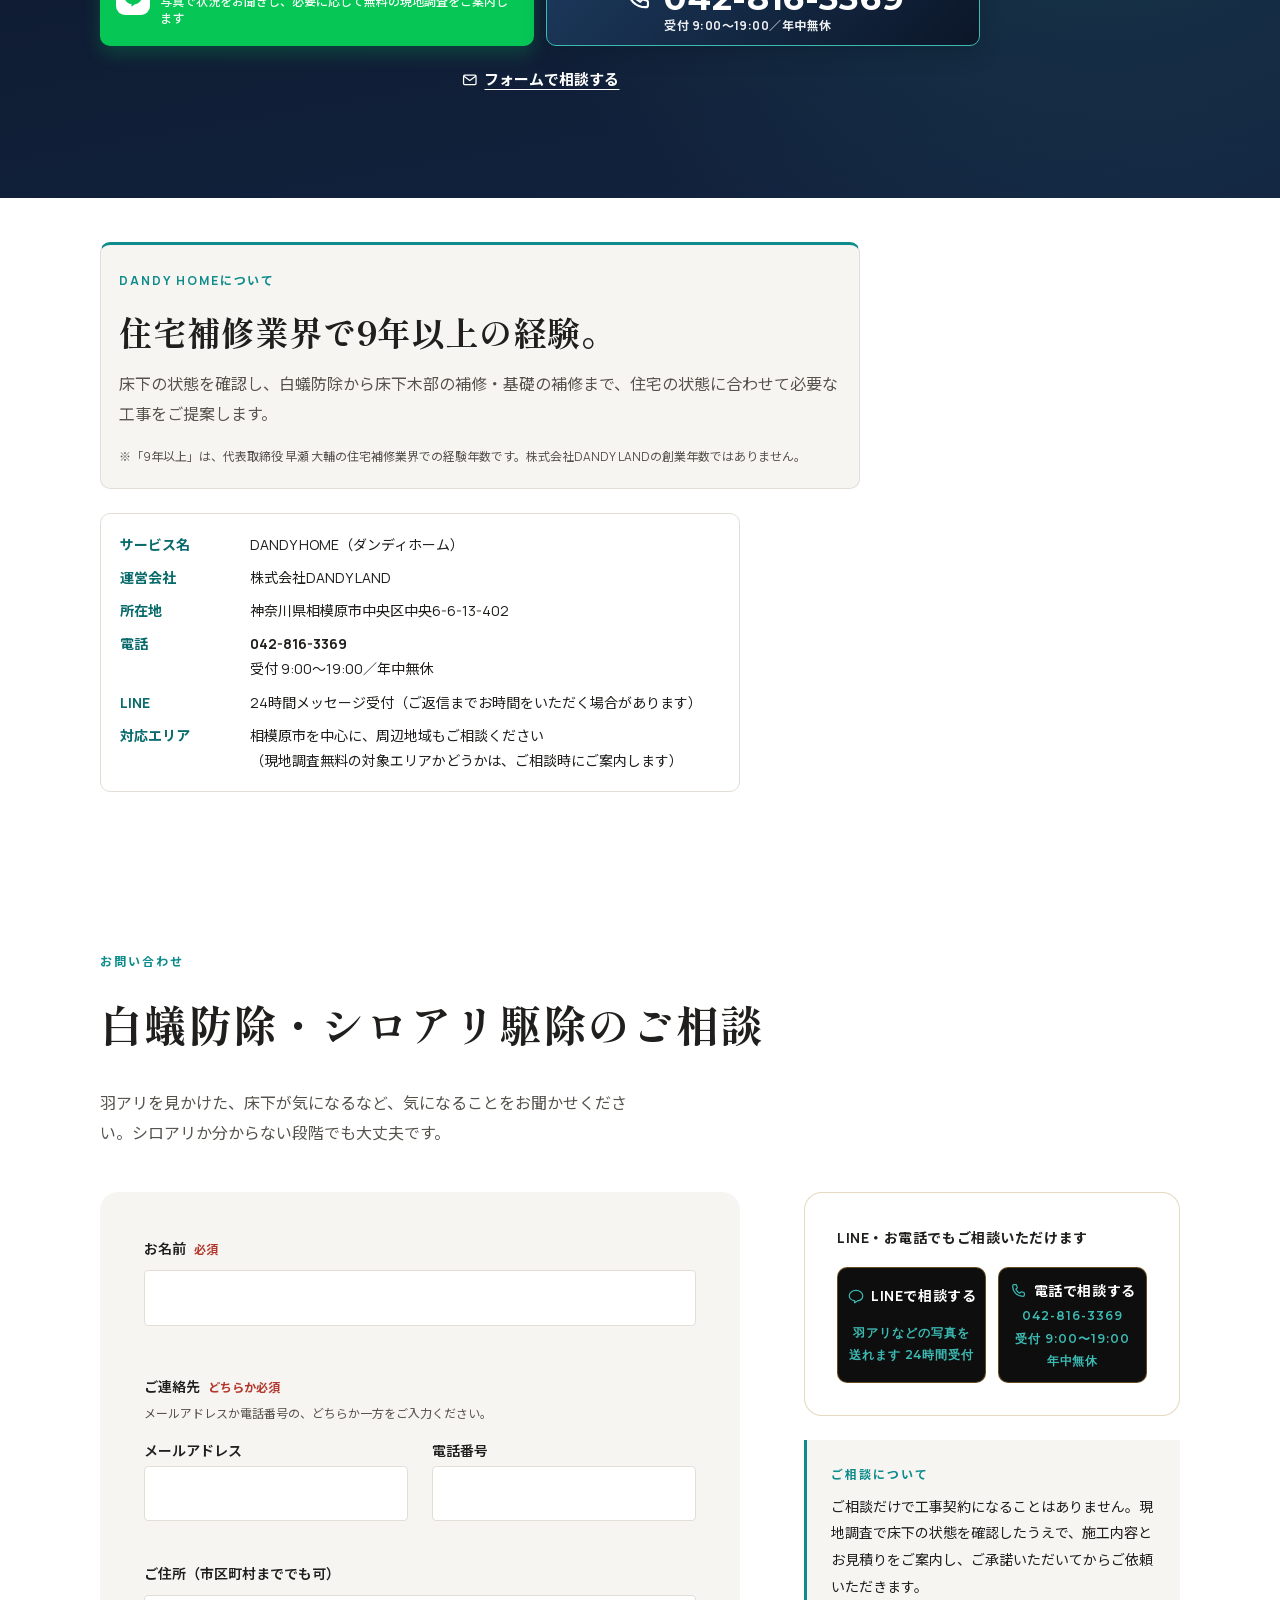
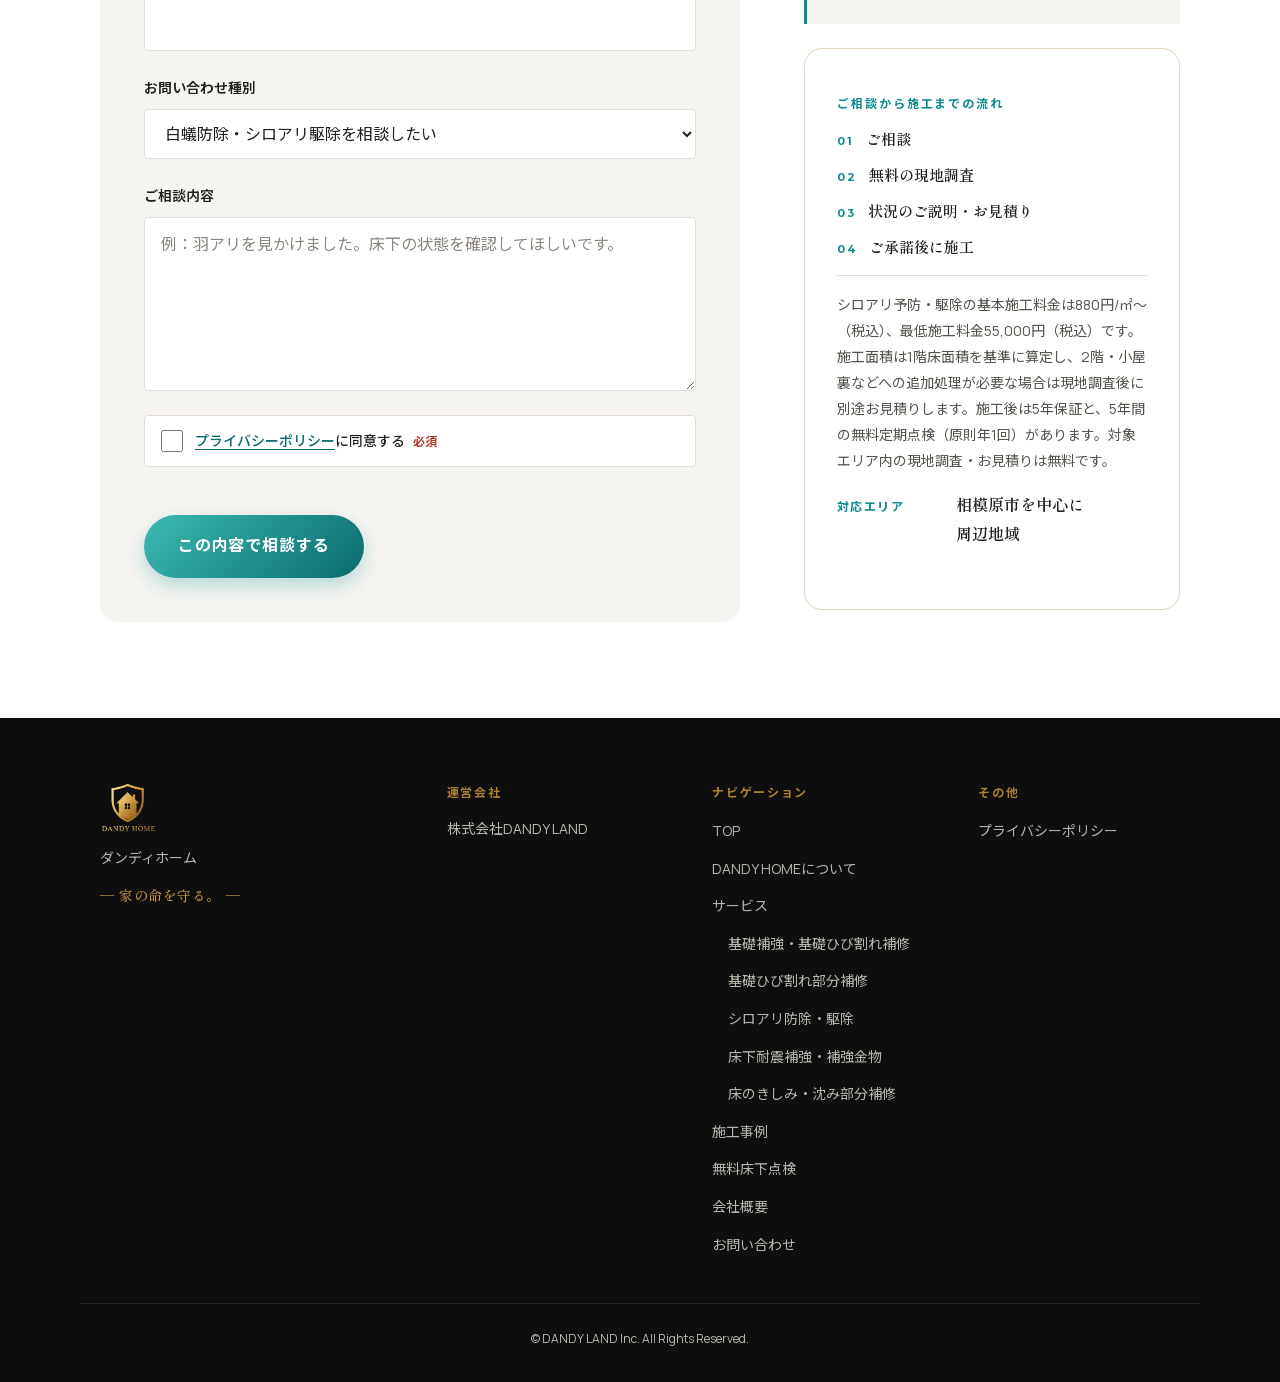
<file: shiroari/index.html>
<!DOCTYPE html>
<html lang="ja">
<head>
  <meta charset="UTF-8">
  <meta name="viewport" content="width=device-width, initial-scale=1, viewport-fit=cover">
  <title>白蟻防除・シロアリ駆除の料金と5年保証｜相模原市｜DANDY HOME</title>
  <meta name="description" content="相模原市を中心にシロアリ予防・駆除に対応。基本施工料金はどちらも880円/㎡〜（税込）、最低施工料金55,000円（税込）。施工面積は1階床面積を基準に算定し、2階・小屋裏などへの追加処理が必要な場合は現地調査後に別途お見積り。5年保証と施工後5年間の無料定期点検付き。対象エリア内は現地調査・お見積り無料。">
  <link rel="canonical" href="https://dandyland.co.jp/shiroari/">
  <meta name="theme-color" content="#13233f">
  <meta name="robots" content="index, follow">

  <!-- OGP -->
  <meta property="og:type" content="website">
  <meta property="og:site_name" content="DANDY HOME">
  <meta property="og:title" content="白蟻防除・シロアリ駆除の料金と5年保証｜相模原市｜DANDY HOME">
  <meta property="og:description" content="相模原市を中心にシロアリ予防・駆除に対応。基本施工料金はどちらも880円/㎡〜（税込）、最低施工料金55,000円（税込）。施工面積は1階床面積を基準に算定し、2階・小屋裏などへの追加処理が必要な場合は現地調査後に別途お見積り。5年保証と施工後5年間の無料定期点検付き。対象エリア内は現地調査・お見積り無料。">
  <meta property="og:url" content="https://dandyland.co.jp/shiroari/">
  <meta property="og:image" content="https://dandyland.co.jp/images/shiroari/shiroari-hero-1000.webp">
  <meta property="og:image:width" content="1000">
  <meta property="og:image:height" content="750">
  <meta property="og:image:alt" content="床下の木部と基礎まわりに薬剤を処理している施工中の様子（DANDY HOMEの施工写真）">
  <meta property="og:locale" content="ja_JP">

  <!-- Twitter Card -->
  <meta name="twitter:card" content="summary_large_image">
  <meta name="twitter:title" content="白蟻防除・シロアリ駆除の料金と5年保証｜相模原市｜DANDY HOME">
  <meta name="twitter:description" content="相模原市を中心にシロアリ予防・駆除に対応。基本施工料金はどちらも880円/㎡〜（税込）、最低施工料金55,000円（税込）。施工面積は1階床面積を基準に算定し、2階・小屋裏などへの追加処理が必要な場合は現地調査後に別途お見積り。5年保証と施工後5年間の無料定期点検付き。対象エリア内は現地調査・お見積り無料。">
  <meta name="twitter:image" content="https://dandyland.co.jp/images/shiroari/shiroari-hero-1000.webp">

  <link rel="icon" href="/favicon.ico" sizes="any">
  <link rel="apple-touch-icon" href="/images/apple-touch-icon.png">

  <!-- ファーストビューの写真（LCP）を先に読み込む。下のフォント読み込み処理は、この写真の読み込み後にWebフォントを有効にする -->
  <link rel="preload" as="image" type="image/webp" imagesrcset="/images/shiroari/shiroari-hero-640.webp 640w, /images/shiroari/shiroari-hero-1000.webp 1000w" imagesizes="(min-width: 1120px) 551px, (min-width: 1024px) calc(52vw - 30px), (min-width: 768px) 640px, calc(100vw - 40px)" fetchpriority="high">

  <!-- Webフォントは /fonts/ から自社配信（サイトで使う文字だけのサブセット＋予備フォント）。
       文字を追加・変更したときは _tools/fonts/README.md の手順でサブセットを作り直す -->
  <link rel="stylesheet" href="/fonts/fonts.css" media="print" id="site-fonts">
  <script>
    (function () {
      // 読み込みの順番：ファーストビュー写真 → Webフォント → 予備フォントのCSS・画面外の写真。
      // 写真の読み込みが終わってからWebフォントを有効にし（写真の読み込みが失敗・停止した場合の保険として最長8秒）、
      // Webフォントの読み込みが終わったら（最長5秒）予備フォントのCSSを読み込んで firstviewloaded を知らせる
      var sheet = document.getElementById('site-fonts'), on = false, ready = false;
      function fontsOn() {
        if (on) return;
        on = true;
        sheet.media = 'all';
        requestAnimationFrame(function () { requestAnimationFrame(function () { document.fonts.ready.then(afterFonts); }); });
        setTimeout(afterFonts, 5000);
      }
      function afterFonts() {
        if (ready) return;
        ready = true;
        var l = document.createElement('link');
        l.rel = 'stylesheet';
        l.href = '/fonts/fonts-fallback.css';
        sheet.parentNode.insertBefore(l, sheet);
        window.firstViewLoaded = true;
        dispatchEvent(new Event('firstviewloaded'));
      }
      var hero = [].filter.call(document.querySelectorAll('link[rel="preload"][as="image"]'), function (l) { return matchMedia(l.media || 'all').matches; })[0];
      if (hero) { hero.addEventListener('load', fontsOn); hero.addEventListener('error', fontsOn); }
      else {
        // 背景写真のpreloadがないページは、最初の画面に表示される写真の読み込みを待つ
        document.addEventListener('DOMContentLoaded', function () {
          var wait = [].filter.call(document.images, function (img) {
            var r = img.getBoundingClientRect();
            return !img.complete && r.width > 0 && r.top < innerHeight && r.bottom > 0;
          });
          var left = wait.length;
          if (!left) return fontsOn();
          wait.forEach(function (img) {
            function done() { if (--left === 0) fontsOn(); }
            img.addEventListener('load', done); img.addEventListener('error', done);
          });
        });
      }
      setTimeout(fontsOn, 8000);
    })();
  </script>
  <noscript><link rel="stylesheet" href="/fonts/fonts-fallback.css"><link rel="stylesheet" href="/fonts/fonts.css"></noscript>

  <link rel="stylesheet" href="/css/style.css?v=20261021-1">
  <!-- LPの共通部品（基礎ひび割れLPと同じ）＋このページの配色・追加部品。css/style.css の既存ルールは変更しない -->
  <link rel="stylesheet" href="/css/foundation-crack.css?v=20261117-1">
  <link rel="stylesheet" href="/css/shiroari.css?v=20261117-1">

  <!-- 構造化データ：サービス（Service）とパンくずリスト（BreadcrumbList）。
       価格（880円/㎡〜・最低施工料金55,000円）は構造化データに含めない（2026-11-17 検証）：
       「1階床面積×880円と55,000円の高いほう」という関係や「〜（状況により変動）」を schema.org では正確に表せず、
       880円の固定単価と誤解されるおそれがあるため。料金は画面上の表示で案内する。
       保証・FAQPage の構造化データも使用しない（サイト共通の方針）。 -->
  <script type="application/ld+json">
{
  "@context": "https://schema.org",
  "@graph": [
    {
      "@type": "Service",
      "@id": "https://dandyland.co.jp/shiroari/#service",
      "name": "白蟻防除・シロアリ駆除",
      "serviceType": "住宅の白蟻防除（シロアリの予防・駆除）",
      "description": "床下の状態やシロアリの被害状況を確認し、現場に適した薬剤・施工方法をご提案します。施工後は5年保証と、5年間の無料定期点検（原則年1回）があります。",
      "url": "https://dandyland.co.jp/shiroari/",
      "provider": {
        "@type": "HomeAndConstructionBusiness",
        "@id": "https://dandyland.co.jp/#business",
        "name": "DANDY HOME",
        "alternateName": "ダンディホーム",
        "legalName": "株式会社DANDY LAND",
        "url": "https://dandyland.co.jp/",
        "telephone": "+81-42-816-3369",
        "address": {
          "@type": "PostalAddress",
          "addressCountry": "JP",
          "addressRegion": "神奈川県",
          "addressLocality": "相模原市中央区",
          "streetAddress": "中央6-6-13-402"
        }
      },
      "areaServed": [
        { "@type": "City", "name": "相模原市" }
      ]
    },
    {
      "@type": "BreadcrumbList",
      "itemListElement": [
        { "@type": "ListItem", "position": 1, "name": "TOP", "item": "https://dandyland.co.jp/" },
        { "@type": "ListItem", "position": 2, "name": "白蟻防除・シロアリ駆除の料金", "item": "https://dandyland.co.jp/shiroari/" }
      ]
    }
  ]
}
  </script>

  <!-- Google アナリティクス 4（測定ID：G-KM2DSV4JS6）
       ・本番ドメイン（https://dandyland.co.jp）のときだけタグを読み込み、送信する。
         ローカル確認・プレビュー等ではページビューを含めて一切送信しない。
       ・同じページで二重に読み込まれても、2回目以降は何もしない（二重送信の防止）。
       ・電話・LINEのクリック（phone_click / line_click）とフォーム送信成功（generate_lead）は
         js/main.js から送る。フォームの入力内容・相談の種類はGA4に送らない。 -->
  <script>
    (function () {
      if (window.__dandyGa4Loaded) return;
      if (location.protocol !== 'https:' || location.hostname !== 'dandyland.co.jp') return;
      window.__dandyGa4Loaded = true;
      window.dataLayer = window.dataLayer || [];
      window.gtag = function () { window.dataLayer.push(arguments); };
      window.gtag('js', new Date());
      window.gtag('config', 'G-KM2DSV4JS6');
      var s = document.createElement('script');
      s.async = true;
      s.src = 'https://www.googletagmanager.com/gtag/js?id=G-KM2DSV4JS6';
      document.head.appendChild(s);
    })();
  </script>
</head>
<body class="fc-page tm-page">
  <a class="skip-link" href="#main-content">本文へスキップ</a>

  
  <header class="site-header" id="site-header">
    <div class="container site-header__inner">
      <a href="/#top" class="brand" aria-label="DANDY HOME トップへ">
        <span
          class="brand__icon"
          style="background-image: url('/images/logo/dandy-home-logo.png'); background-image: image-set(url('/images/logo/dandy-home-logo.webp') type('image/webp'), url('/images/logo/dandy-home-logo.png') type('image/png'));"
          role="img"
          aria-label="DANDY HOME（ダンディホーム）"
        ></span>
        <span
          class="brand__wordmark"
          style="background-image: url('/images/logo/dandy-home-logo.png'); background-image: image-set(url('/images/logo/dandy-home-logo.webp') type('image/webp'), url('/images/logo/dandy-home-logo.png') type('image/png'));"
          aria-hidden="true"
        ></span>
      </a>

      <nav class="main-nav" id="main-nav" aria-label="主要ナビゲーション">
        <ul class="main-nav__list">
          <li><a href="/#top" class="nav-link">TOP</a></li><li><a href="/#why-dandy-home" class="nav-link">DANDY HOMEについて</a></li><li><a href="/#capabilities" class="nav-link">サービス</a></li><li class="main-nav__sub"><a href="/foundation-repair/" class="nav-link nav-link--sub">基礎補強・基礎ひび割れ補修</a></li><li class="main-nav__sub"><a href="/foundation-crack/" class="nav-link nav-link--sub"><span class="sp-phrase">基礎ひび割れ</span> <span class="sp-phrase">部分補修</span></a></li><li class="main-nav__sub"><a href="/termite/" class="nav-link nav-link--sub">シロアリ防除・駆除</a></li><li class="main-nav__sub"><a href="/underfloor-repair/" class="nav-link nav-link--sub">床下耐震補強・補強金物</a></li><li class="main-nav__sub"><a href="/floor-repair/" class="nav-link nav-link--sub"><span class="sp-phrase">床のきしみ・沈み</span> <span class="sp-phrase">部分補修</span></a></li><li><a href="/#case-studies-preview" class="nav-link">施工事例</a></li><li><a href="/#inspection" class="nav-link">無料床下点検</a></li><li><a href="/#company" class="nav-link">会社概要</a></li><li><a href="/#contact" class="nav-link">お問い合わせ</a></li>
        </ul>
        <a href="#contact" class="btn btn--primary btn--nav" data-ga-event="form_cta_click" data-ga-position="header">シロアリを相談する</a>
      </nav>

      <button
        type="button"
        class="nav-toggle"
        id="nav-toggle"
        aria-expanded="false"
        aria-controls="main-nav"
        aria-label="メニューを開く"
      >
        <span class="nav-toggle__icon nav-toggle__icon--open"><span class="icon " aria-hidden="true"><svg viewBox="0 0 24 24" fill="none" stroke="currentColor" stroke-width="1.6" stroke-linecap="round" stroke-linejoin="round"><path d="M3 6h18M3 12h18M3 18h18"/></svg></span></span>
        <span class="nav-toggle__icon nav-toggle__icon--close"><span class="icon " aria-hidden="true"><svg viewBox="0 0 24 24" fill="none" stroke="currentColor" stroke-width="1.6" stroke-linecap="round" stroke-linejoin="round"><path d="M5 5l14 14M19 5L5 19"/></svg></span></span>
      </button>
    </div>
  </header>
  <div class="nav-overlay" id="nav-overlay" hidden></div>

  <main id="main-content" class="service-page">

  <!-- このページで使うアイコン -->
  <svg width="0" height="0" style="position:absolute" aria-hidden="true" focusable="false">
    <defs>
      <symbol id="fc-i-check" viewBox="0 0 24 24"><circle cx="12" cy="12" r="11" fill="#0e8c8c"/><path d="M6.8 12.4l3.4 3.4 7-7.4" fill="none" stroke="#fff" stroke-width="2.2" stroke-linecap="round" stroke-linejoin="round"/></symbol>
      <symbol id="fc-i-tel" viewBox="0 0 24 24"><path d="M6.7 3.5h2.4c.4 0 .8.3.9.7l.9 3c.1.4 0 .8-.3 1.1L9.1 9.6a12.4 12.4 0 0 0 5.3 5.3l1.3-1.5c.3-.3.7-.4 1.1-.3l3 .9c.4.1.7.5.7.9v2.4c0 1-.8 1.8-1.8 1.8C10.9 19.1 4.9 13.1 4.9 5.3c0-1 .8-1.8 1.8-1.8z" fill="none" stroke="currentColor" stroke-width="1.7" stroke-linejoin="round"/></symbol>
      <symbol id="fc-i-line" viewBox="0 0 24 24"><path d="M12 4.5c-4.97 0-9 3.13-9 7 0 3.47 3.24 6.35 7.49 6.9l-.55 2.06c-.1.38.32.67.64.45l3.3-2.4C18 17.86 21 15 21 11.5c0-3.87-4.03-7-9-7z" fill="currentColor"/></symbol>
      <symbol id="fc-i-mail" viewBox="0 0 24 24"><rect x="3.5" y="5.5" width="17" height="13" rx="1.5" fill="none" stroke="currentColor" stroke-width="1.7"/><path d="M4 7l8 6 8-6" fill="none" stroke="currentColor" stroke-width="1.7" stroke-linejoin="round"/></symbol>
      <symbol id="tm-i-shield" viewBox="0 0 24 24"><path d="M12 2.8l7.5 2.9v5.6c0 4.6-3.1 8.4-7.5 9.9-4.4-1.5-7.5-5.3-7.5-9.9V5.7z" fill="none" stroke="currentColor" stroke-width="1.7" stroke-linejoin="round"/><path d="M8.6 12.1l2.4 2.4 4.4-4.6" fill="none" stroke="currentColor" stroke-width="1.8" stroke-linecap="round" stroke-linejoin="round"/></symbol>
      <symbol id="tm-i-calendar" viewBox="0 0 24 24"><rect x="3.5" y="5" width="17" height="15" rx="2" fill="none" stroke="currentColor" stroke-width="1.7"/><path d="M3.5 9.5h17M8 3v4M16 3v4" fill="none" stroke="currentColor" stroke-width="1.7" stroke-linecap="round"/><path d="M8.5 14.2l2.2 2.2 4.6-4.6" fill="none" stroke="currentColor" stroke-width="1.7" stroke-linecap="round" stroke-linejoin="round"/></symbol>
      <symbol id="tm-i-search" viewBox="0 0 24 24"><circle cx="10.5" cy="10.5" r="6.5" fill="none" stroke="currentColor" stroke-width="1.7"/><path d="M15.4 15.4l5 5" fill="none" stroke="currentColor" stroke-width="1.9" stroke-linecap="round"/></symbol>
    </defs>
  </svg>

  <!-- ① ファーストビュー（優先順位：880円/㎡〜 → 最低施工料金 → 5年保証 → 5年間無料定期点検 → 無料現地調査 → LINE・電話） -->
  <section class="fc-hero tm-hero" id="top">
    <div class="container">
      <nav class="sp-breadcrumb" aria-label="パンくずリスト">
        <ol>
          <li><a href="/">TOP</a></li>
          <li aria-current="page">白蟻防除・シロアリ駆除の料金</li>
        </ol>
      </nav>

      <div class="fc-hero__layout tm-hero__layout">
        <div class="tm-hero__col tm-hero__col--left">
        <div class="fc-hero__main">
          <p class="section-eyebrow section-eyebrow--light fc-hero__eyebrow">相模原市｜白蟻防除・シロアリ駆除</p>
          <h1 class="fc-hero__title tm-hero__title"><span>シロアリ対策、</span><span>価格も施工後も安心。</span></h1>
        </div>

        <figure class="fc-hero__photo">
          <picture>
            <source type="image/webp" srcset="/images/shiroari/shiroari-hero-640.webp 640w, /images/shiroari/shiroari-hero-1000.webp 1000w" sizes="(min-width: 1120px) 551px, (min-width: 1024px) calc(52vw - 30px), (min-width: 768px) 640px, calc(100vw - 40px)">
            <img src="/images/works/works-06-progress.jpg" srcset="/images/works/works-06-progress-640.jpg 640w, /images/works/works-06-progress.jpg 1000w" sizes="(min-width: 1120px) 551px, (min-width: 1024px) calc(52vw - 30px), (min-width: 768px) 640px, calc(100vw - 40px)" alt="床下の木部と基礎まわりに薬剤を処理している施工中の様子" width="1000" height="750" fetchpriority="high">
          </picture>
          <figcaption>当社の施工写真（施工中）</figcaption>
        </figure>
        </div>

        <div class="tm-hero__col tm-hero__col--right">

        <div class="fc-hero__side">
          <div class="fc-price tm-price">
            <p class="fc-price__label"><span class="sp-phrase">シロアリ予防・駆除の</span><span class="sp-phrase">基本施工料金</span></p>
            <div class="fc-price__body">
              <p class="fc-price__figure"><span class="fc-price__num">880</span><span class="fc-price__yen">円/㎡〜</span><span class="fc-price__tax">（税込）</span></p>
              <p class="tm-min">最低施工料金 <b>55,000</b>円<span>（税込）</span></p>
              <p class="tm-basis">※1階床面積を基準に算定。被害状況や施工範囲により料金が異なります。2階・小屋裏などへの追加処理が必要な場合は、現地調査後に別途お見積りします。</p>
            </div>
            <ul class="tm-assure">
              <li><svg aria-hidden="true" focusable="false"><use href="#tm-i-shield"/></svg><b>5年保証</b></li>
              <li><svg aria-hidden="true" focusable="false"><use href="#tm-i-calendar"/></svg><b>5年間無料<br>定期点検</b></li>
              <li><svg aria-hidden="true" focusable="false"><use href="#tm-i-search"/></svg><b>現地調査・<br>お見積り無料</b></li>
            </ul>
            <div class="fc-price__terms">
              <p>※現地調査・お見積り無料は対象エリア内です。<a href="#price">料金の詳細を見る</a></p>
            </div>
          </div>
        </div>

        <div class="fc-cta fc-hero__cta">
          <a href="https://lin.ee/wMZ3Qpj" class="fc-line" data-ga-position="hero" target="_blank" rel="noopener noreferrer" aria-label="LINEで写真を送って相談する（DANDY HOME公式LINE・新しいタブで開きます）"><span class="fc-line__icon"><svg aria-hidden="true" focusable="false"><use href="#fc-i-line"/></svg></span><span class="fc-line__text"><span class="fc-line__main">写真をLINEで送って相談</span><span class="fc-line__sub">羽アリや蟻道の写真を送るだけで相談できます（24時間受付）</span></span></a>
          <a href="tel:0428163369" class="fc-tel" data-ga-position="hero" aria-label="電話で無料相談する（042-816-3369に発信します）"><svg aria-hidden="true" focusable="false"><use href="#fc-i-tel"/></svg><span class="fc-tel__text"><span class="fc-tel__label">電話で無料相談</span><span class="fc-tel__num">042-816-3369</span><span class="fc-tel__hours">受付 9:00〜19:00／年中無休</span></span></a>
          <a href="#contact" class="fc-form-link" data-ga-event="form_cta_click" data-ga-position="hero"><svg aria-hidden="true" focusable="false"><use href="#fc-i-mail"/></svg>フォームで相談する</a>
        </div>
        </div>
      </div>
    </div>
  </section>

  <!-- ② シロアリ被害のサイン（過度な恐怖訴求はしない） -->
  <section class="section sp-section--alt" id="signs">
    <div class="container">
      <p class="section-eyebrow">シロアリのサイン</p>
      <h2 class="section-title"><span class="sp-phrase">こんなサインに</span><span class="sp-phrase">気づいたら、</span><span class="sp-phrase">ご相談ください。</span></h2>
      <ul class="fc-check">
        <li><svg aria-hidden="true" focusable="false"><use href="#fc-i-check"/></svg><span>家の中やまわりで、羽アリを見かけた</span></li>
        <li><svg aria-hidden="true" focusable="false"><use href="#fc-i-check"/></svg><span>基礎や床下に、蟻道のようなものがある</span></li>
        <li><svg aria-hidden="true" focusable="false"><use href="#fc-i-check"/></svg><span>床下の木部の傷みが気になる</span></li>
        <li><svg aria-hidden="true" focusable="false"><use href="#fc-i-check"/></svg><span>シロアリかどうか分からない</span></li>
      </ul>
      <figure class="fc-photo">
        <img src="/images/works/works-10-damage.jpg" srcset="/images/works/works-10-damage-640.jpg 640w, /images/works/works-10-damage.jpg 1000w" sizes="(min-width: 700px) 640px, calc(100vw - 40px)" alt="建物外側の基礎表面に見られるシロアリの蟻道" width="1000" height="750" loading="lazy" decoding="async">
        <figcaption>建物外側の基礎表面に見られた蟻道（当社施工事例の写真）</figcaption>
      </figure>
      <p class="fc-lead">シロアリ以外が原因のこともあります。気になるサインがあれば、まずは無料の現地調査で状態を確認します。シロアリか分からない段階でも、お気軽にご相談ください。</p>
      <div class="fc-inline-cta">
        <div class="fc-cta">
          <a href="https://lin.ee/wMZ3Qpj" class="fc-line" data-ga-position="signs" target="_blank" rel="noopener noreferrer" aria-label="LINEで写真を送って相談する（DANDY HOME公式LINE・新しいタブで開きます）"><span class="fc-line__icon"><svg aria-hidden="true" focusable="false"><use href="#fc-i-line"/></svg></span><span class="fc-line__text"><span class="fc-line__main">シロアリかも？写真を送って相談</span><span class="fc-line__sub">写真で状況をお聞きし、必要に応じて無料の現地調査をご案内します</span></span></a>
          <a href="tel:0428163369" class="fc-tel" data-ga-position="signs" aria-label="電話で無料相談する（042-816-3369に発信します）"><svg aria-hidden="true" focusable="false"><use href="#fc-i-tel"/></svg><span class="fc-tel__text"><span class="fc-tel__label">電話で無料相談</span><span class="fc-tel__num">042-816-3369</span><span class="fc-tel__hours">受付 9:00〜19:00／年中無休</span></span></a>
          <a href="#contact" class="fc-form-link" data-ga-event="form_cta_click" data-ga-position="signs"><svg aria-hidden="true" focusable="false"><use href="#fc-i-mail"/></svg>フォームで相談する</a>
        </div>
      </div>
    </div>
  </section>

  <!-- ③ 料金案内（880円/㎡の適用範囲は未確定のため、料金例は掲載しない） -->
  <section class="section" id="price">
    <div class="container">
      <p class="section-eyebrow">料金</p>
      <h2 class="section-title"><span class="sp-phrase">白蟻防除工事の</span><span class="sp-phrase">料金のご案内</span></h2>
      <p class="fc-lead fc-fee-lead">通常の床下防除は、予防・駆除どちらも同じ基本施工料金です。</p>
      <div class="fc-fee">
        <div class="fc-fee__card fc-fee__card--main">
          <h3 class="fc-fee__head">基本施工料金（通常の床下防除）</h3>
          <div class="fc-fee__body">
            <dl class="tm-rates">
              <div><dt>予防施工</dt><dd><b>880</b>円/㎡〜<span>（税込）</span></dd></div>
              <div><dt>駆除施工</dt><dd><b>880</b>円/㎡〜<span>（税込）</span></dd></div>
            </dl>
            <p class="tm-min tm-min--light">最低施工料金 <b>55,000</b>円<span>（税込）</span></p>
            <p class="fc-fee__unit">施工面積は1階床面積を基準に算定</p>
          </div>
        </div>
        <div class="fc-fee__card">
          <h3 class="fc-fee__head">料金の決まり方</h3>
          <div class="fc-fee__body">
            <ul class="fc-list">
              <li>施工面積は<b>1階床面積</b>を基準に算定します。</li>
              <li>最低施工料金は<b>55,000円（税込）</b>です。</li>
              <li>被害状況や必要な施工範囲によって、料金が変わる場合があります。</li>
            </ul>
            <p class="fc-note">料金は、現地調査で床下の状態を確認したうえで、施工前にお見積りでご案内します。</p>
          </div>
        </div>
        <div class="fc-fee__card fc-fee__card--extra">
          <h3 class="fc-fee__head">別途お見積りとなる場合</h3>
          <div class="fc-fee__body">
            <ul class="fc-list">
              <li>被害が2階・小屋裏などに及び、追加処理が必要な場合</li>
              <li>特殊な施工や別工事が必要な場合</li>
            </ul>
            <p class="fc-note">被害がある場合も、追加処理が必要かどうかは現地調査で判断します。必要な場合は、現地調査後に事前にお見積りをご案内します。</p>
          </div>
        </div>
        <div class="fc-fee__card fc-fee__card--free">
          <h3 class="fc-fee__head">現地調査・お見積り（対象エリア内）</h3>
          <div class="fc-fee__body">
            <ul class="fc-list">
              <li><b>現地調査・お見積りは無料</b>です。</li>
              <li>調査後に工事をご依頼いただかなかった場合も、<b>費用はかかりません</b>。</li>
            </ul>
            <p class="fc-note">対象エリア外の場合は、事前にご確認ください。対象エリアかどうかは、ご相談時にご案内します。</p>
          </div>
        </div>
      </div>
      <p class="fc-promise">追加工事は、事前に内容と金額をご説明し、ご承諾をいただいてから行います。</p>
      <div class="fc-inline-cta">
        <div class="fc-cta">
          <a href="https://lin.ee/wMZ3Qpj" class="fc-line" data-ga-position="price" target="_blank" rel="noopener noreferrer" aria-label="LINEで写真を送って相談する（DANDY HOME公式LINE・新しいタブで開きます）"><span class="fc-line__icon"><svg aria-hidden="true" focusable="false"><use href="#fc-i-line"/></svg></span><span class="fc-line__text"><span class="fc-line__main">シロアリかも？写真を送って相談</span><span class="fc-line__sub">写真で状況をお聞きし、必要に応じて無料の現地調査をご案内します</span></span></a>
          <a href="tel:0428163369" class="fc-tel" data-ga-position="price" aria-label="電話で無料相談する（042-816-3369に発信します）"><svg aria-hidden="true" focusable="false"><use href="#fc-i-tel"/></svg><span class="fc-tel__text"><span class="fc-tel__label">電話で無料相談</span><span class="fc-tel__num">042-816-3369</span><span class="fc-tel__hours">受付 9:00〜19:00／年中無休</span></span></a>
          <a href="#contact" class="fc-form-link" data-ga-event="form_cta_click" data-ga-position="price"><svg aria-hidden="true" focusable="false"><use href="#fc-i-mail"/></svg>フォームで相談する</a>
        </div>
      </div>
    </div>
  </section>

  <!-- ④ 現場に合わせた白蟻防除施工（薬剤の商品名は固定掲載しない） -->
  <section class="section sp-section--alt" id="method">
    <div class="container">
      <p class="section-eyebrow">施工方法</p>
      <h2 class="section-title"><span class="sp-phrase">現場に合わせた</span><span class="sp-phrase">白蟻防除施工</span></h2>
      <p class="fc-lead">DANDY HOMEでは、床下の状態やシロアリの被害状況を確認し、現場に適した薬剤・施工方法をご提案します。使用する薬剤や施工内容は、施工前にご説明いたします。</p>
      <div class="fc-methods tm-methods">
        <div class="fc-method">
          <h3 class="fc-method__head"><span class="fc-num" aria-hidden="true">1</span>木部への薬剤処理</h3>
          <p class="fc-method__desc">土台や大引きなど、床下の木部に薬剤を処理します。</p>
        </div>
        <div class="fc-method">
          <h3 class="fc-method__head"><span class="fc-num" aria-hidden="true">2</span>土壌への薬剤処理</h3>
          <p class="fc-method__desc">床下の土壌など、必要な箇所に薬剤を処理します。</p>
        </div>
        <div class="fc-method">
          <h3 class="fc-method__head"><span class="fc-num" aria-hidden="true">3</span>現場に応じた施工方法の選定</h3>
          <p class="fc-method__desc">床下の状態や被害状況に合わせて、必要な施工方法を選びます。</p>
        </div>
      </div>
      <p class="fc-note">※すべての現場で同じ薬剤・施工方法を行うわけではありません。シロアリ被害の兆候や床下の状態については、<a href="/termite/">シロアリ防除・床下点検のページ</a>でも詳しくご紹介しています。</p>
    </div>
  </section>

  <!-- ⑤ 5年保証・無料アフターメンテナンス（保証内容を過大に表現しない。建物の損害補償は記載しない） -->
  <section class="section tm-after" id="warranty">
    <div class="container">
      <p class="section-eyebrow section-eyebrow--light">保証・アフターメンテナンス</p>
      <h2 class="tm-after__title"><span class="sp-phrase">施工後も、</span><span class="sp-phrase">5年間しっかりと。</span></h2>
      <div class="tm-after__grid">
        <div class="tm-after__card">
          <p class="tm-after__icon"><svg aria-hidden="true" focusable="false"><use href="#tm-i-shield"/></svg></p>
          <h3 class="tm-after__head">5年保証</h3>
          <p class="tm-after__text">保証条件内でシロアリが再発した場合は、再処理を行います。</p>
          <p class="tm-after__note">保証条件・対象外事項は、正式な保証規定に従います。詳しい内容は施工前にご説明します。</p>
        </div>
        <div class="tm-after__card">
          <p class="tm-after__icon"><svg aria-hidden="true" focusable="false"><use href="#tm-i-calendar"/></svg></p>
          <h3 class="tm-after__head">5年間無料の定期点検</h3>
          <p class="tm-after__text">施工後5年間、定期点検を無料で行います。点検は原則年1回です。</p>
          <p class="tm-after__note">現場の状況によっては、施工後3か月で初回点検を行う場合があります。</p>
        </div>
      </div>
    </div>
  </section>

  <!-- ⑥ 施工事例（自社の施工写真のみ。料金・工期は掲載しない） -->
  <section class="section" id="cases">
    <div class="container">
      <p class="section-eyebrow">施工事例</p>
      <h2 class="section-title"><span class="sp-phrase">白蟻防除の</span><span class="sp-phrase">施工事例</span></h2>
      <p class="fc-lead">DANDY HOMEが実際に施工した現場の写真です。</p>
      <div class="fc-cases">
        <article class="fc-case">
          <div class="fc-case__photos fc-case__photos--3">
            <figure><img src="/images/works/works-07-damage.jpg" srcset="/images/works/works-07-damage-640.jpg 640w, /images/works/works-07-damage.jpg 1000w" sizes="(min-width: 1120px) 534px, (min-width: 768px) calc(50vw - 36px), calc(100vw - 42px)" alt="シロアリ被害で内部が傷んだ床下の土台" width="1000" height="750" loading="lazy" decoding="async"><figcaption>被害の状態</figcaption></figure>
            <figure><img src="/images/works/works-07-damage-sub.jpg" srcset="/images/works/works-07-damage-sub-320.jpg 320w, /images/works/works-07-damage-sub.jpg 640w" sizes="(min-width: 1120px) 266px, (min-width: 768px) calc(25vw - 24px), calc(50vw - 22px)" alt="シロアリ被害が見られる床下の土台" width="640" height="480" loading="lazy" decoding="async"><figcaption>被害の状態</figcaption></figure>
            <figure><img src="/images/works/works-07-progress.jpg" srcset="/images/works/works-07-progress-640.jpg 640w, /images/works/works-07-progress.jpg 1000w" sizes="(min-width: 1120px) 266px, (min-width: 768px) calc(25vw - 24px), calc(50vw - 22px)" alt="被害のある土台まわりに薬剤を散布している施工中の様子" width="1000" height="750" loading="lazy" decoding="async"><figcaption class="is-after">施工中</figcaption></figure>
          </div>
          <div class="fc-case__body">
            <p class="fc-case__label">CASE 01</p>
            <h3 class="fc-case__title">床下の土台のシロアリ被害</h3>
            <p class="fc-case__desc">床下の土台にシロアリの被害が見られた現場です。被害のある土台まわりに薬剤を散布しました。</p>
          </div>
        </article>
        <article class="fc-case">
          <div class="fc-case__photos fc-case__photos--4">
            <figure><img src="/images/works/works-10-damage.jpg" srcset="/images/works/works-10-damage-640.jpg 640w, /images/works/works-10-damage.jpg 1000w" sizes="(min-width: 1120px) 266px, (min-width: 768px) calc(25vw - 24px), calc(50vw - 22px)" alt="建物外側の基礎表面に見られるシロアリの蟻道" width="1000" height="750" loading="lazy" decoding="async"><figcaption>蟻道</figcaption></figure>
            <figure><img src="/images/works/works-10-progress.jpg" srcset="/images/works/works-10-progress-640.jpg 640w, /images/works/works-10-progress.jpg 1000w" sizes="(min-width: 1120px) 266px, (min-width: 768px) calc(25vw - 24px), calc(50vw - 22px)" alt="建物外周の基礎まわりの土壌に薬剤を処理している施工中の様子" width="1000" height="750" loading="lazy" decoding="async"><figcaption class="is-after">施工中</figcaption></figure>
          </div>
          <div class="fc-case__body">
            <p class="fc-case__label">CASE 02</p>
            <h3 class="fc-case__title">外側の基礎に見られた蟻道</h3>
            <p class="fc-case__desc">建物外側の基礎表面に蟻道が見られた現場です。建物外周の基礎まわりの土壌に薬剤を処理しました。</p>
          </div>
        </article>
        <article class="fc-case">
          <div class="fc-case__photos fc-case__photos--3">
            <figure><img src="/images/works/works-08-damage.jpg" srcset="/images/works/works-08-damage-640.jpg 640w, /images/works/works-08-damage.jpg 1000w" sizes="(min-width: 1120px) 534px, (min-width: 768px) calc(50vw - 36px), calc(100vw - 42px)" alt="表面に土のような跡が付いた、シロアリ被害を受けた床下の木部" width="1000" height="750" loading="lazy" decoding="async"><figcaption>被害の状態</figcaption></figure>
            <figure><img src="/images/works/works-08-damage-sub1.jpg" srcset="/images/works/works-08-damage-sub1-320.jpg 320w, /images/works/works-08-damage-sub1.jpg 640w" sizes="(min-width: 1120px) 266px, (min-width: 768px) calc(25vw - 24px), calc(50vw - 22px)" alt="シロアリ被害が見られる床下の木部と基礎" width="640" height="480" loading="lazy" decoding="async"><figcaption>被害の状態</figcaption></figure>
            <figure><img src="/images/works/works-08-progress.jpg" srcset="/images/works/works-08-progress-640.jpg 640w, /images/works/works-08-progress.jpg 1000w" sizes="(min-width: 1120px) 266px, (min-width: 768px) calc(25vw - 24px), calc(50vw - 22px)" alt="基礎と木部まわりに薬剤を処理している施工中の様子" width="1000" height="750" loading="lazy" decoding="async"><figcaption class="is-after">施工中</figcaption></figure>
          </div>
          <div class="fc-case__body">
            <p class="fc-case__label">CASE 03</p>
            <h3 class="fc-case__title">床下の木部のシロアリ被害</h3>
            <p class="fc-case__desc">床下の木部にシロアリの被害が見られた現場です。基礎と木部まわりに薬剤を処理しました。</p>
          </div>
        </article>
        <article class="fc-case">
          <div class="fc-case__photos fc-case__photos--3">
            <figure><img src="/images/works/works-11-damage.jpg" srcset="/images/works/works-11-damage-640.jpg 640w, /images/works/works-11-damage.jpg 1000w" sizes="(min-width: 1120px) 534px, (min-width: 768px) calc(50vw - 36px), calc(100vw - 42px)" alt="室内の床と壁の際に見られる多数のシロアリ" width="1000" height="750" loading="lazy" decoding="async"><figcaption>室内で見られたシロアリ</figcaption></figure>
            <figure><img src="/images/works/works-11-progress.jpg" srcset="/images/works/works-11-progress-640.jpg 640w, /images/works/works-11-progress.jpg 1000w" sizes="(min-width: 1120px) 266px, (min-width: 768px) calc(25vw - 24px), calc(50vw - 22px)" alt="室内の柱と壁の際から薬剤を処理している施工中の様子" width="1000" height="750" loading="lazy" decoding="async"><figcaption class="is-after">施工中</figcaption></figure>
            <figure><img src="/images/works/works-11-progress-sub.jpg" srcset="/images/works/works-11-progress-sub-320.jpg 320w, /images/works/works-11-progress-sub.jpg 640w" sizes="(min-width: 1120px) 266px, (min-width: 768px) calc(25vw - 24px), calc(50vw - 22px)" alt="壁の際の穴から薬剤を注入している施工中の様子" width="640" height="480" loading="lazy" decoding="async"><figcaption class="is-after">施工中</figcaption></figure>
          </div>
          <div class="fc-case__body">
            <p class="fc-case__label">CASE 04</p>
            <h3 class="fc-case__title">室内で見られたシロアリ</h3>
            <p class="fc-case__desc">室内の床と壁の際に多数のシロアリが見られた現場です。柱と壁の際から薬剤を処理しました。</p>
          </div>
        </article>
        <article class="fc-case">
          <div class="fc-case__photos">
            <figure><img src="/images/case-studies/termite-01-antway-960.jpg" srcset="/images/case-studies/termite-01-antway-640.jpg 640w, /images/case-studies/termite-01-antway-960.jpg 960w, /images/case-studies/termite-01-antway.jpg 1108w" sizes="(min-width: 1120px) 177px, (min-width: 768px) calc(16.6vw - 16px), calc(33.3vw - 15px)" alt="施工前に床下の木部と基礎まわりの状態を確認している様子" width="1108" height="1477" loading="lazy" decoding="async"><figcaption>状態確認</figcaption></figure>
            <figure><img src="/images/case-studies/termite-02-treatment-960.jpg" srcset="/images/case-studies/termite-02-treatment-640.jpg 640w, /images/case-studies/termite-02-treatment-960.jpg 960w, /images/case-studies/termite-02-treatment.jpg 1108w" sizes="(min-width: 1120px) 177px, (min-width: 768px) calc(16.6vw - 16px), calc(33.3vw - 15px)" alt="床下の木部に防除処理を行っている施工中の様子" width="1108" height="1477" loading="lazy" decoding="async"><figcaption>施工中</figcaption></figure>
            <figure><img src="/images/case-studies/termite-03-after-960.jpg" srcset="/images/case-studies/termite-03-after-640.jpg 640w, /images/case-studies/termite-03-after-960.jpg 960w, /images/case-studies/termite-03-after.jpg 1108w" sizes="(min-width: 1120px) 177px, (min-width: 768px) calc(16.6vw - 16px), calc(33.3vw - 15px)" alt="防除処理を行った後の床下木部の様子" width="1108" height="1477" loading="lazy" decoding="async"><figcaption class="is-after">施工後</figcaption></figure>
          </div>
          <div class="fc-case__body">
            <p class="fc-case__label">CASE 05</p>
            <h3 class="fc-case__title">床下木部の防除処理</h3>
            <p class="fc-case__desc">施工前に床下の木部と基礎まわりの状態を確認し、床下の木部に防除処理を行いました。</p>
          </div>
        </article>
      </div>
      <p class="fc-note">※施工事例の料金・工期は、現場ごとに異なるため掲載していません。</p>
    </div>
  </section>

  <!-- ⑦ ご相談から施工までの流れ -->
  <section class="section sp-section--alt" id="flow">
    <div class="container">
      <p class="section-eyebrow">ご相談の流れ</p>
      <h2 class="section-title"><span class="sp-phrase">ご相談から</span><span class="sp-phrase">施工・アフターまで</span></h2>
      <ol class="fc-flow tm-flow">
        <li><p class="fc-flow__step">STEP<b>1</b></p><h3 class="fc-flow__title">ご相談</h3><p class="fc-flow__desc">LINE・電話・フォームでご相談ください。LINEなら、羽アリや蟻道の写真を送っていただけます。</p></li>
        <li><p class="fc-flow__step">STEP<b>2</b></p><h3 class="fc-flow__title">無料の現地調査</h3><p class="fc-flow__desc">日程を調整してお伺いし、床下の状態を確認します。対象エリア内の現地調査は無料です。</p></li>
        <li><p class="fc-flow__step">STEP<b>3</b></p><h3 class="fc-flow__title">状況のご説明・お見積り</h3><p class="fc-flow__desc">状況をご説明し、使用する薬剤や施工内容、お見積りをご案内します。工事をご依頼いただかなかった場合も費用はかかりません。</p></li>
        <li><p class="fc-flow__step">STEP<b>4</b></p><h3 class="fc-flow__title">ご承諾後に施工</h3><p class="fc-flow__desc">お見積りにご承諾いただいてから施工します。追加工事は、事前に内容と金額をご説明し、ご承諾後に行います。</p></li>
        <li><p class="fc-flow__step">STEP<b>5</b></p><h3 class="fc-flow__title">保証・定期点検</h3><p class="fc-flow__desc">施工後は5年保証。5年間、原則年1回の定期点検を無料で行います。</p></li>
      </ol>
    </div>
  </section>

  <!-- ⑧ よくある質問（確定している事実のみ。FAQPage 構造化データは使わない） -->
  <section class="section" id="faq">
    <div class="container">
      <p class="section-eyebrow">よくある質問</p>
      <h2 class="section-title"><span class="sp-phrase">白蟻防除の</span><span class="sp-phrase">よくある質問</span></h2>
      <div class="sp-faq">
        <div class="sp-faq__item">
          <h3 class="sp-faq__q"><span class="sp-faq__mark" aria-hidden="true">Q</span><span><span class="sp-phrase">点検だけでも</span><span class="sp-phrase">無料ですか？</span></span></h3>
          <p class="sp-faq__a">はい。対象エリア内の現地調査・お見積りは無料です。調査後に工事をご依頼いただかなかった場合も、費用はかかりません。対象エリア外の場合は、事前にご確認ください。</p>
        </div>
        <div class="sp-faq__item">
          <h3 class="sp-faq__q"><span class="sp-faq__mark" aria-hidden="true">Q</span><span><span class="sp-phrase">シロアリの予防と駆除の</span><span class="sp-phrase">違いは？</span></span></h3>
          <p class="sp-faq__a">予防は、シロアリの被害を防ぐために行う施工です。駆除は、すでにシロアリが確認されている住宅で行う施工です。DANDY HOMEは予防・駆除のどちらにも対応しており、通常の床下防除の基本施工料金はどちらも880円/㎡〜（税込）、最低施工料金は55,000円（税込）です。施工内容とお見積りは、現地調査で状態を確認したうえでご案内します。</p>
        </div>
        <div class="sp-faq__item">
          <h3 class="sp-faq__q"><span class="sp-faq__mark" aria-hidden="true">Q</span><span><span class="sp-phrase">施工時間は</span><span class="sp-phrase">どれくらいですか？</span></span></h3>
          <p class="sp-faq__a">目安は約2〜4時間です。建物や床下の状態、施工範囲によって異なります。</p>
        </div>
        <div class="sp-faq__item">
          <h3 class="sp-faq__q"><span class="sp-faq__mark" aria-hidden="true">Q</span><span><span class="sp-phrase">料金は</span><span class="sp-phrase">どう決まりますか？</span></span></h3>
          <p class="sp-faq__a">通常の床下防除の基本施工料金は、予防・駆除どちらも880円/㎡〜（税込）、最低施工料金は55,000円（税込）です。施工面積は1階床面積を基準に算定します。被害状況や施工範囲により料金が異なる場合があり、被害が2階・小屋裏などに及び追加処理が必要な場合や、特殊な施工・別工事が必要な場合は、現地調査後に別途お見積りします。追加工事は、事前に内容と金額をご説明し、ご承諾をいただいてから行います。</p>
        </div>
        <div class="sp-faq__item">
          <h3 class="sp-faq__q"><span class="sp-faq__mark" aria-hidden="true">Q</span><span><span class="sp-phrase">5年保証の内容は？</span></span></h3>
          <p class="sp-faq__a">保証期間は5年です。保証条件内でシロアリが再発した場合は、再処理を行います。保証条件・対象外事項は正式な保証規定に従い、詳しい内容は施工前にご説明します。</p>
        </div>
        <div class="sp-faq__item">
          <h3 class="sp-faq__q"><span class="sp-faq__mark" aria-hidden="true">Q</span><span><span class="sp-phrase">定期点検は</span><span class="sp-phrase">無料ですか？</span></span></h3>
          <p class="sp-faq__a">はい。施工後5年間、定期点検を無料で行います。点検は原則年1回です。現場の状況によっては、施工後3か月で初回点検を行う場合があります。</p>
        </div>
        <div class="sp-faq__item">
          <h3 class="sp-faq__q"><span class="sp-faq__mark" aria-hidden="true">Q</span><span><span class="sp-phrase">使用する薬剤は</span><span class="sp-phrase">選べますか？</span></span></h3>
          <p class="sp-faq__a">床下の状態やシロアリの被害状況を確認し、現場に適した薬剤・施工方法をご提案します。使用する薬剤や施工内容は、施工前にご説明いたします。</p>
        </div>
      </div>
    </div>
  </section>

  <!-- ⑨ 最終問い合わせ -->
  <section class="section fc-final tm-final" id="final-cta">
    <div class="container">
      <p class="section-eyebrow section-eyebrow--light">ご相談はお気軽に</p>
      <h2 class="fc-final__title"><span class="sp-phrase">シロアリかも、</span><span class="sp-phrase">と思ったら</span><span class="sp-phrase">まずは写真で</span><span class="sp-phrase">ご相談ください。</span></h2>
      <p class="fc-final__lead">シロアリか分からない段階でも大丈夫です。</p>
      <ul class="fc-badges fc-badges--dark">
        <li><svg aria-hidden="true" focusable="false"><use href="#fc-i-check"/></svg>5年保証</li>
        <li><svg aria-hidden="true" focusable="false"><use href="#fc-i-check"/></svg>5年間無料定期点検</li>
        <li><svg aria-hidden="true" focusable="false"><use href="#fc-i-check"/></svg>現地調査・お見積り無料</li>
      </ul>
      <p class="fc-final__area">※現地調査・お見積り無料は対象エリア内です。対象エリア外の場合は、事前にご確認ください。</p>
      <div class="fc-cta">
          <a href="https://lin.ee/wMZ3Qpj" class="fc-line" data-ga-position="final" target="_blank" rel="noopener noreferrer" aria-label="LINEで写真を送って相談する（DANDY HOME公式LINE・新しいタブで開きます）"><span class="fc-line__icon"><svg aria-hidden="true" focusable="false"><use href="#fc-i-line"/></svg></span><span class="fc-line__text"><span class="fc-line__main">シロアリかも？写真を送って相談</span><span class="fc-line__sub">写真で状況をお聞きし、必要に応じて無料の現地調査をご案内します</span></span></a>
          <a href="tel:0428163369" class="fc-tel" data-ga-position="final" aria-label="電話で無料相談する（042-816-3369に発信します）"><svg aria-hidden="true" focusable="false"><use href="#fc-i-tel"/></svg><span class="fc-tel__text"><span class="fc-tel__label">電話で無料相談</span><span class="fc-tel__num">042-816-3369</span><span class="fc-tel__hours">受付 9:00〜19:00／年中無休</span></span></a>
          <a href="#contact" class="fc-form-link" data-ga-event="form_cta_click" data-ga-position="final"><svg aria-hidden="true" focusable="false"><use href="#fc-i-mail"/></svg>フォームで相談する</a>
        </div>
    </div>
  </section>

  <!-- 代表者の経験（「9年以上」は代表者個人の住宅補修業界での経験年数で、法人の創業年数ではない） -->
  <section class="section fc-exp" id="experience">
    <div class="container">
      <div class="fc-exp__inner">
        <p class="section-eyebrow">DANDY HOMEについて</p>
        <h2 class="fc-exp__title"><span class="sp-phrase">住宅補修業界で</span><span class="sp-phrase">9年以上の経験。</span></h2>
        <p class="fc-exp__text">床下の状態を確認し、白蟻防除から床下木部の補修・基礎の補修まで、住宅の状態に合わせて必要な工事をご提案します。</p>
        <p class="fc-exp__note">※「9年以上」は、代表取締役 早瀬 大輔の住宅補修業界での経験年数です。株式会社DANDY LANDの創業年数ではありません。</p>
      </div>
      <dl class="fc-company">
        <dt>サービス名</dt><dd>DANDY HOME（ダンディホーム）</dd>
        <dt>運営会社</dt><dd>株式会社DANDY LAND</dd>
        <dt>所在地</dt><dd>神奈川県相模原市中央区<span class="sp-phrase">中央6-6-13-402</span></dd>
        <dt>電話</dt><dd><a href="tel:0428163369" data-ga-position="company">042-816-3369</a><br><span class="sp-phrase">受付 9:00〜19:00</span><span class="sp-phrase">／年中無休</span></dd>
        <dt>LINE</dt><dd><span class="sp-phrase">24時間メッセージ受付</span><span class="sp-phrase">（ご返信までお時間をいただく場合があります）</span></dd>
        <dt>対応エリア</dt><dd><span class="sp-phrase">相模原市を中心に、</span><span class="sp-phrase">周辺地域もご相談ください</span><br><span class="sp-phrase">（現地調査無料の</span><span class="sp-phrase">対象エリアかどうかは、</span><span class="sp-phrase">ご相談時にご案内します）</span></dd>
      </dl>
    </div>
  </section>

  <section class="section contact" id="contact" aria-labelledby="contact-title">
    <div class="container">
      <p class="section-eyebrow">お問い合わせ</p>
      <h2 class="section-title" id="contact-title"><span class="sp-phrase">白蟻防除・シロアリ駆除の</span><span class="sp-phrase">ご相談</span></h2>
      <p class="contact__lead">羽アリを見かけた、床下が気になるなど、気になることをお聞かせください。シロアリか分からない段階でも大丈夫です。</p>

      <div class="contact__layout">
        <div class="contact-quick" role="group" aria-labelledby="contact-quick-title">
          <p class="contact-quick__title" id="contact-quick-title"><span class="sp-phrase">LINE・お電話でも</span><span class="sp-phrase">ご相談いただけます</span></p>
          <div class="contact-quick__btns">
            <a href="https://lin.ee/wMZ3Qpj" class="contact-quick__btn" data-ga-position="contact_section" target="_blank" rel="noopener noreferrer" aria-label="LINEで相談する（DANDY HOME公式LINE・新しいタブで開きます）"><svg class="contact-quick__icon" viewBox="0 0 24 24" aria-hidden="true" focusable="false"><path d="M12 4.5c-4.97 0-9 3.13-9 7 0 3.47 3.24 6.35 7.49 6.9l-.55 2.06c-.1.38.32.67.64.45l3.3-2.4C18 17.86 21 15 21 11.5c0-3.87-4.03-7-9-7z" fill="none" stroke="currentColor" stroke-width="1.6" stroke-linejoin="round"/></svg><span class="contact-quick__label">LINEで相談する</span><span class="contact-quick__sub"><span class="sp-phrase">羽アリなどの写真を</span><span class="sp-phrase">送れます</span> <span class="sp-phrase">24時間受付</span></span></a>
            <a href="tel:0428163369" class="contact-quick__btn" data-ga-position="contact_section" aria-label="電話で相談する（042-816-3369に発信します）"><svg class="contact-quick__icon" viewBox="0 0 24 24" aria-hidden="true" focusable="false"><path d="M6.7 3.5h2.4c.4 0 .8.3.9.7l.9 3c.1.4 0 .8-.3 1.1L9.1 9.6a12.4 12.4 0 0 0 5.3 5.3l1.3-1.5c.3-.3.7-.4 1.1-.3l3 .9c.4.1.7.5.7.9v2.4c0 1-.8 1.8-1.8 1.8C10.9 19.1 4.9 13.1 4.9 5.3c0-1 .8-1.8 1.8-1.8z" fill="none" stroke="currentColor" stroke-width="1.6" stroke-linejoin="round"/></svg><span class="contact-quick__label">電話で相談する</span><span class="contact-quick__sub"><span class="sp-phrase">042-816-3369</span> <span class="sp-phrase sp-phrase--nowrap">受付 9:00〜19:00</span> <span class="sp-phrase">年中無休</span></span></a>
          </div>
        </div>

        <!--
          Formspree（https://formspree.io/f/xaenobnw）に接続済み。送信処理は js/main.js の submit ハンドラで fetch により Ajax 送信しており、この action/method はJS無効時のフォールバックとして機能する。
          ・連絡先はメールアドレスか電話番号のどちらか一方が必須（判定は js/main.js）。
          ・_subject：通知メールの件名（どのページから届いたか分かるようにする）
          ・_gotcha：迷惑送信対策（人には見えない入力欄。入力があると Formspree が破棄する）
        -->
        <form
          class="contact-form"
          id="contact-form"
          data-status="formspree"
          action="https://formspree.io/f/xaenobnw"
          method="POST"
          novalidate
          data-ga-form-name="termite_lp"
        >
          <input type="hidden" name="_subject" value="【DANDY HOME】白蟻防除のご相談（白蟻防除ページ）">
          <input type="hidden" name="source_page" value="白蟻防除ページ">
          <div class="contact-form__hp" aria-hidden="true">
            <label for="cf-gotcha">この欄は空欄のままにしてください</label>
            <input type="text" id="cf-gotcha" name="_gotcha" tabindex="-1" autocomplete="off">
          </div>

          <div class="contact-form__row">
            <label for="cf-name">お名前<span class="required">必須</span></label>
            <input type="text" id="cf-name" name="name" autocomplete="name" required aria-describedby="cf-name-error">
            <span class="contact-form__error" id="cf-name-error"></span>
          </div>

          <fieldset class="contact-form__contact">
            <legend class="contact-form__contact-legend">ご連絡先<span class="required">どちらか必須</span></legend>
            <p class="contact-form__hint" id="cf-contact-hint">メールアドレスか電話番号の、どちらか一方をご入力ください。</p>
            <div class="contact-form__row contact-form__row--split">
              <div>
                <label for="cf-email">メールアドレス</label>
                <input type="email" id="cf-email" name="email" autocomplete="email" inputmode="email" aria-describedby="cf-contact-hint cf-email-error">
                <span class="contact-form__error" id="cf-email-error"></span>
              </div>
              <div>
                <label for="cf-tel">電話番号</label>
                <input type="tel" id="cf-tel" name="tel" autocomplete="tel" inputmode="tel" aria-describedby="cf-contact-hint cf-tel-error">
                <span class="contact-form__error" id="cf-tel-error"></span>
              </div>
            </div>
          </fieldset>

          <div class="contact-form__row">
            <label for="cf-address">ご住所<span class="sp-phrase">（市区町村まででも可）</span></label>
            <input type="text" id="cf-address" name="address" autocomplete="address-level2">
          </div>

          <div class="contact-form__row">
            <label for="cf-type">お問い合わせ種別</label>
            <select id="cf-type" name="inquiry_type">
              <option value="termite" selected>白蟻防除・シロアリ駆除を相談したい</option>
              <option value="inspection">無料現地調査を申し込みたい</option>
              <option value="estimate">見積もりを相談したい</option>
              <option value="other">その他</option>
            </select>
          </div>

          <div class="contact-form__row">
            <label for="cf-message">ご相談内容</label>
            <textarea id="cf-message" name="message" rows="5" placeholder="例：羽アリを見かけました。床下の状態を確認してほしいです。"></textarea>
          </div>

          <div class="contact-form__row contact-form__row--checkbox">
            <label for="cf-privacy">
              <input type="checkbox" id="cf-privacy" name="privacy" required aria-describedby="cf-privacy-error">
              <span><a href="/privacy-policy/" target="_blank" rel="noopener">プライバシーポリシー</a><span class="sp-phrase">に同意する<span class="required">必須</span></span></span>
            </label>
            <span class="contact-form__error" id="cf-privacy-error"></span>
          </div>

          <button type="submit" class="btn btn--primary btn--large contact-form__submit">この内容で相談する</button>
          <div class="contact-form__note" id="contact-form-note" hidden tabindex="-1"></div>
        </form>

        <div class="contact-info">
          <div class="contact-info__assurance">
            <p class="contact-info__label">ご相談について</p>
            <p class="contact-info__text">ご相談だけで工事契約になることはありません。現地調査で床下の状態を確認したうえで、施工内容とお見積りをご案内し、ご承諾いただいてからご依頼いただきます。</p>
          </div>
          <div class="contact__aside">
            <p class="contact__aside-label">ご相談から施工までの流れ</p>
            <ol class="contact__aside-steps">
              <li>ご相談</li>
              <li>無料の現地調査</li>
              <li>状況のご説明・お見積り</li>
              <li>ご承諾後に施工</li>
            </ol>
            <p class="contact__aside-text">シロアリ予防・駆除の基本施工料金は880円/㎡〜（税込）、最低施工料金55,000円（税込）です。施工面積は1階床面積を基準に算定し、2階・小屋裏などへの追加処理が必要な場合は現地調査後に別途お見積りします。施工後は5年保証と、5年間の無料定期点検（原則年1回）があります。対象エリア内の現地調査・お見積りは無料です。</p>
            <dl class="contact__aside-area">
              <dt>対応エリア</dt>
              <dd><span class="sp-phrase">相模原市を中心に</span><span class="sp-phrase">周辺地域</span></dd>
            </dl>
          </div>
        </div>
      </div>
    </div>
  </section>
  </main>

  <footer class="site-footer" id="site-footer">
    <div class="container footer-layout">
      <div class="footer-brand">
        <picture>
          <source type="image/webp" srcset="/images/logo/dandy-home-logo.webp">
          <img
            class="footer-brand__logo"
            src="/images/logo/dandy-home-logo.png"
            alt="DANDY HOME（ダンディホーム）"
            width="800"
            height="720"
          >
        </picture>
        <p class="footer-brand__kana">ダンディホーム</p>
        <p class="footer-brand__tagline">― 家の命を守る。 ―</p>
      </div>

      <div class="footer-col">
        <p class="footer-col__heading">運営会社</p>
        <p class="footer-col__text">株式会社DANDY LAND</p>
      </div>

      <nav class="footer-col footer-nav" aria-label="フッターナビゲーション">
        <p class="footer-col__heading">ナビゲーション</p>
        <ul><li><a href="/#top">TOP</a></li><li><a href="/#why-dandy-home">DANDY HOMEについて</a></li><li><a href="/#capabilities">サービス</a></li><li class="footer-nav__sub"><a href="/foundation-repair/"><span class="sp-phrase">基礎補強・</span><span class="sp-phrase">基礎ひび割れ補修</span></a></li><li class="footer-nav__sub"><a href="/foundation-crack/"><span class="sp-phrase">基礎ひび割れ</span><span class="sp-phrase">部分補修</span></a></li><li class="footer-nav__sub"><a href="/termite/">シロアリ防除・駆除</a></li><li class="footer-nav__sub"><a href="/underfloor-repair/"><span class="sp-phrase">床下耐震補強・</span><span class="sp-phrase">補強金物</span></a></li><li class="footer-nav__sub"><a href="/floor-repair/"><span class="sp-phrase">床のきしみ・沈み</span><span class="sp-phrase">部分補修</span></a></li><li><a href="/#case-studies-preview">施工事例</a></li><li><a href="/#inspection">無料床下点検</a></li><li><a href="/#company">会社概要</a></li><li><a href="/#contact">お問い合わせ</a></li></ul>
      </nav>

      <div class="footer-col">
        <p class="footer-col__heading">その他</p>
        <ul>
          <li><a href="/privacy-policy/">プライバシーポリシー</a></li>
        </ul>
      </div>
    </div>

    <div class="container footer-bottom">
      <p>&copy; DANDY LAND Inc. All Rights Reserved.</p>
    </div>
  </footer>
  
  <div class="fixed-cta" id="fixed-cta" role="navigation" aria-label="固定お問い合わせメニュー">
    <a href="tel:0428163369" class="fixed-cta__btn fixed-cta__btn--tel" aria-label="電話で無料相談（042-816-3369に発信します）"><svg class="fixed-cta__icon" viewBox="0 0 24 24" aria-hidden="true" focusable="false"><path d="M6.7 3.5h2.4c.4 0 .8.3.9.7l.9 3c.1.4 0 .8-.3 1.1L9.1 9.6a12.4 12.4 0 0 0 5.3 5.3l1.3-1.5c.3-.3.7-.4 1.1-.3l3 .9c.4.1.7.5.7.9v2.4c0 1-.8 1.8-1.8 1.8C10.9 19.1 4.9 13.1 4.9 5.3c0-1 .8-1.8 1.8-1.8z" fill="none" stroke="currentColor" stroke-width="1.6" stroke-linejoin="round"/></svg><span>電話で無料相談</span></a><a href="https://lin.ee/wMZ3Qpj" class="fixed-cta__btn fixed-cta__btn--line" target="_blank" rel="noopener noreferrer" aria-label="LINEで相談（公式LINE・新しいタブで開きます）"><svg class="fixed-cta__icon" viewBox="0 0 24 24" aria-hidden="true" focusable="false"><path d="M12 4.5c-4.97 0-9 3.13-9 7 0 3.47 3.24 6.35 7.49 6.9l-.55 2.06c-.1.38.32.67.64.45l3.3-2.4C18 17.86 21 15 21 11.5c0-3.87-4.03-7-9-7z" fill="none" stroke="currentColor" stroke-width="1.6" stroke-linejoin="round"/></svg><span>LINEで写真相談</span></a>
  </div>

  <script src="/js/main.js?v=20261117-1" defer></script>
</body>
</html>
</file>
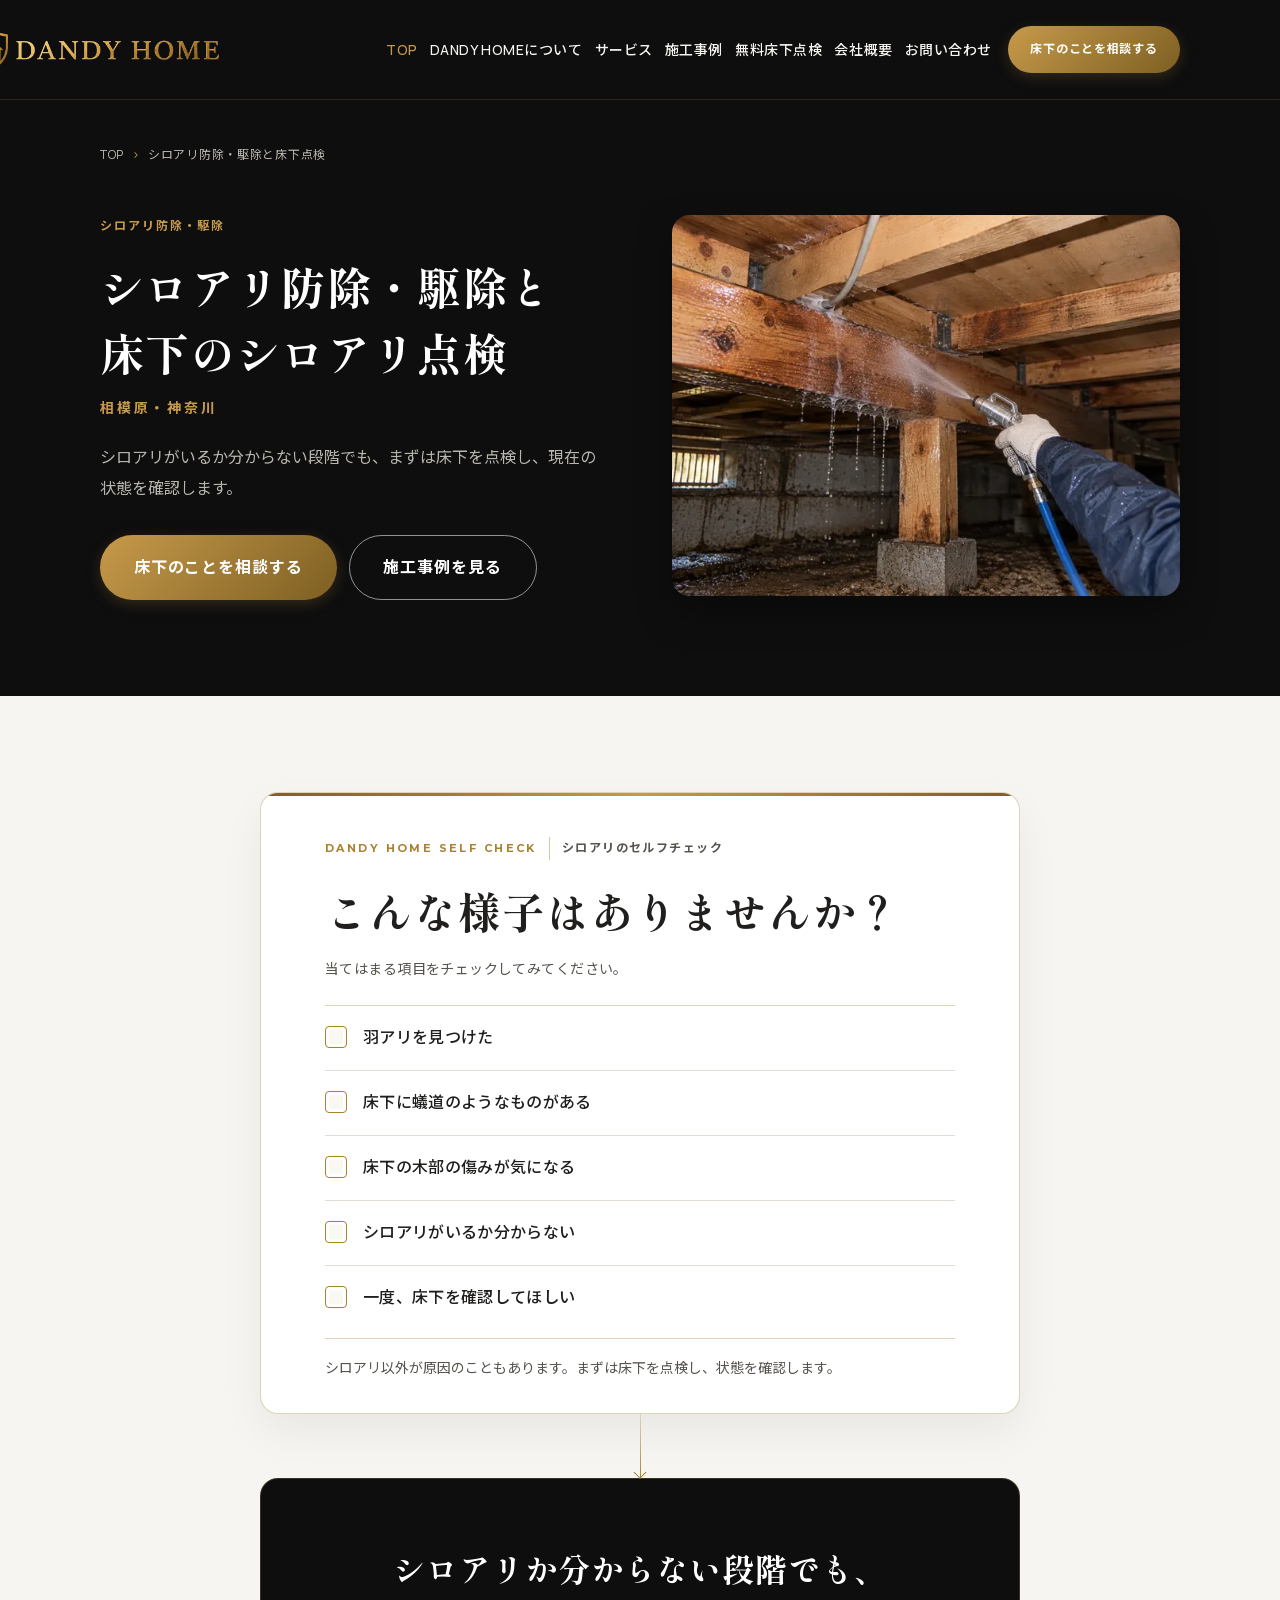
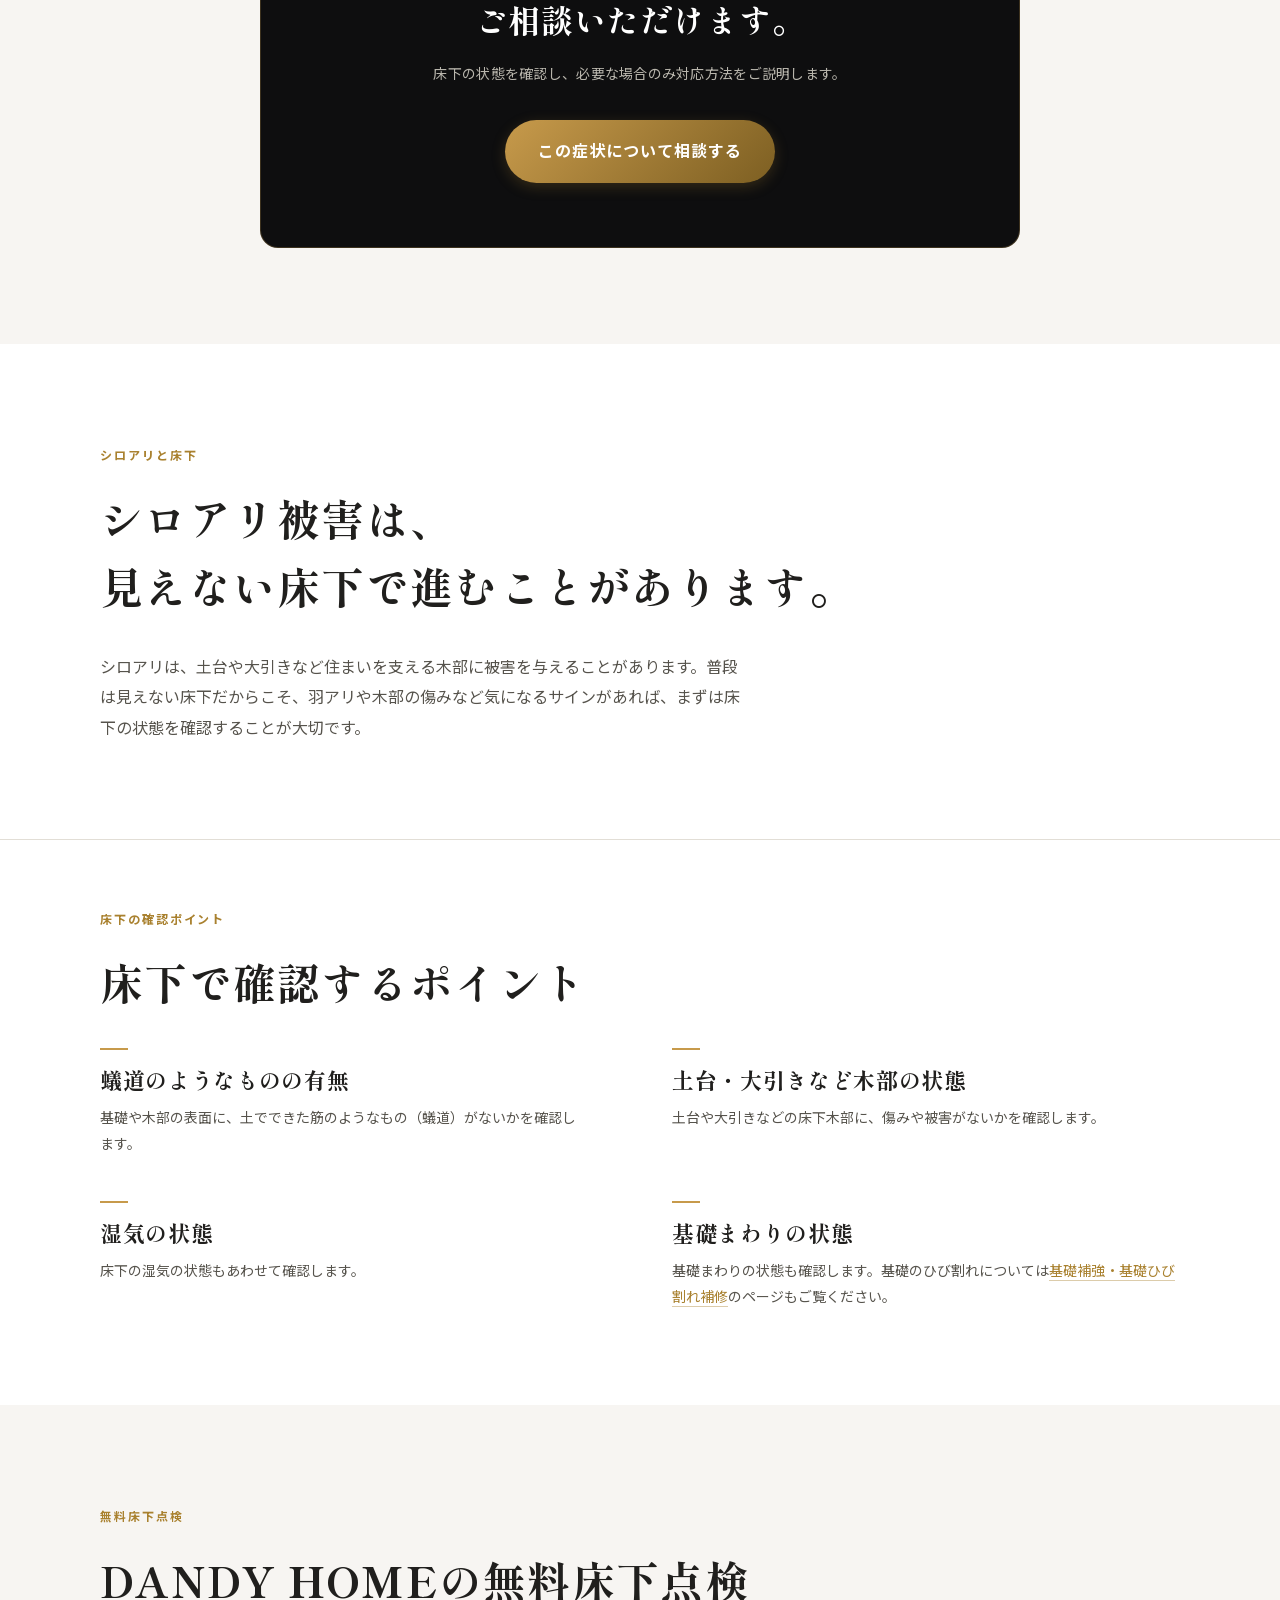
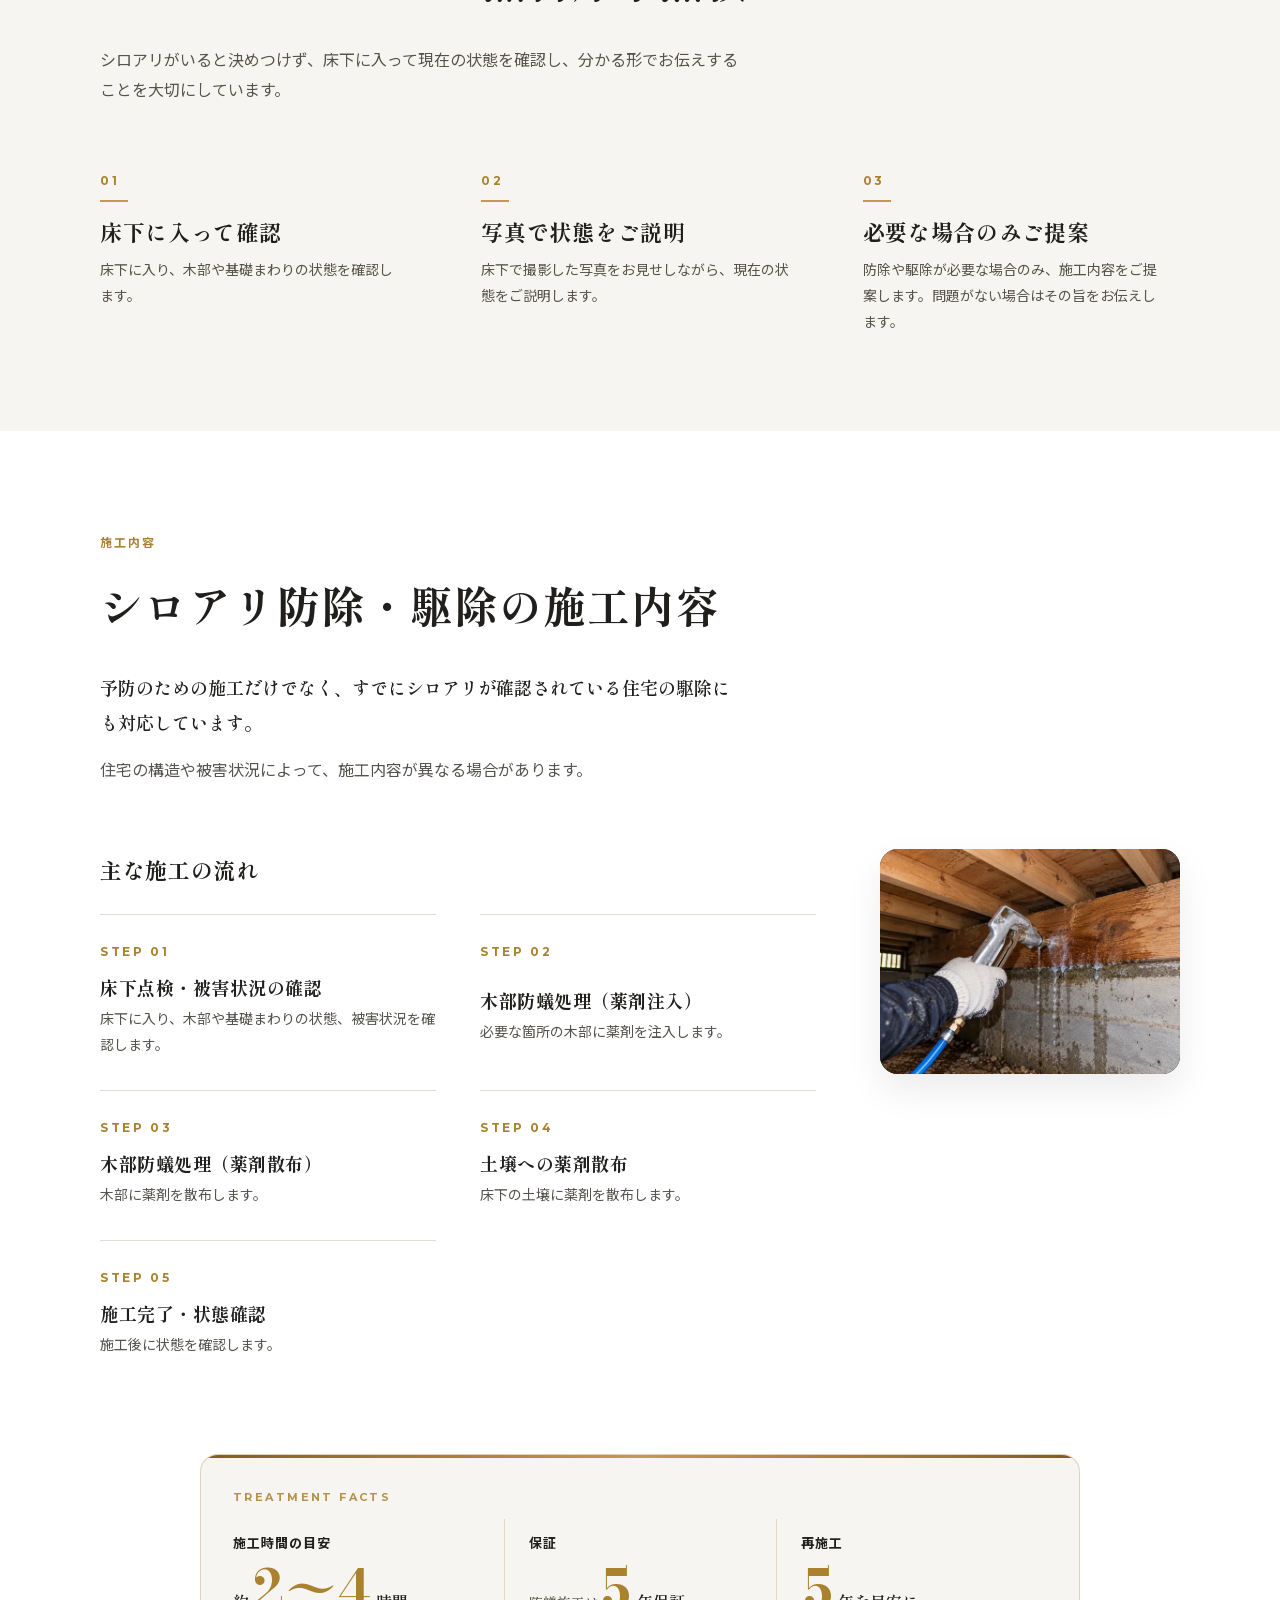
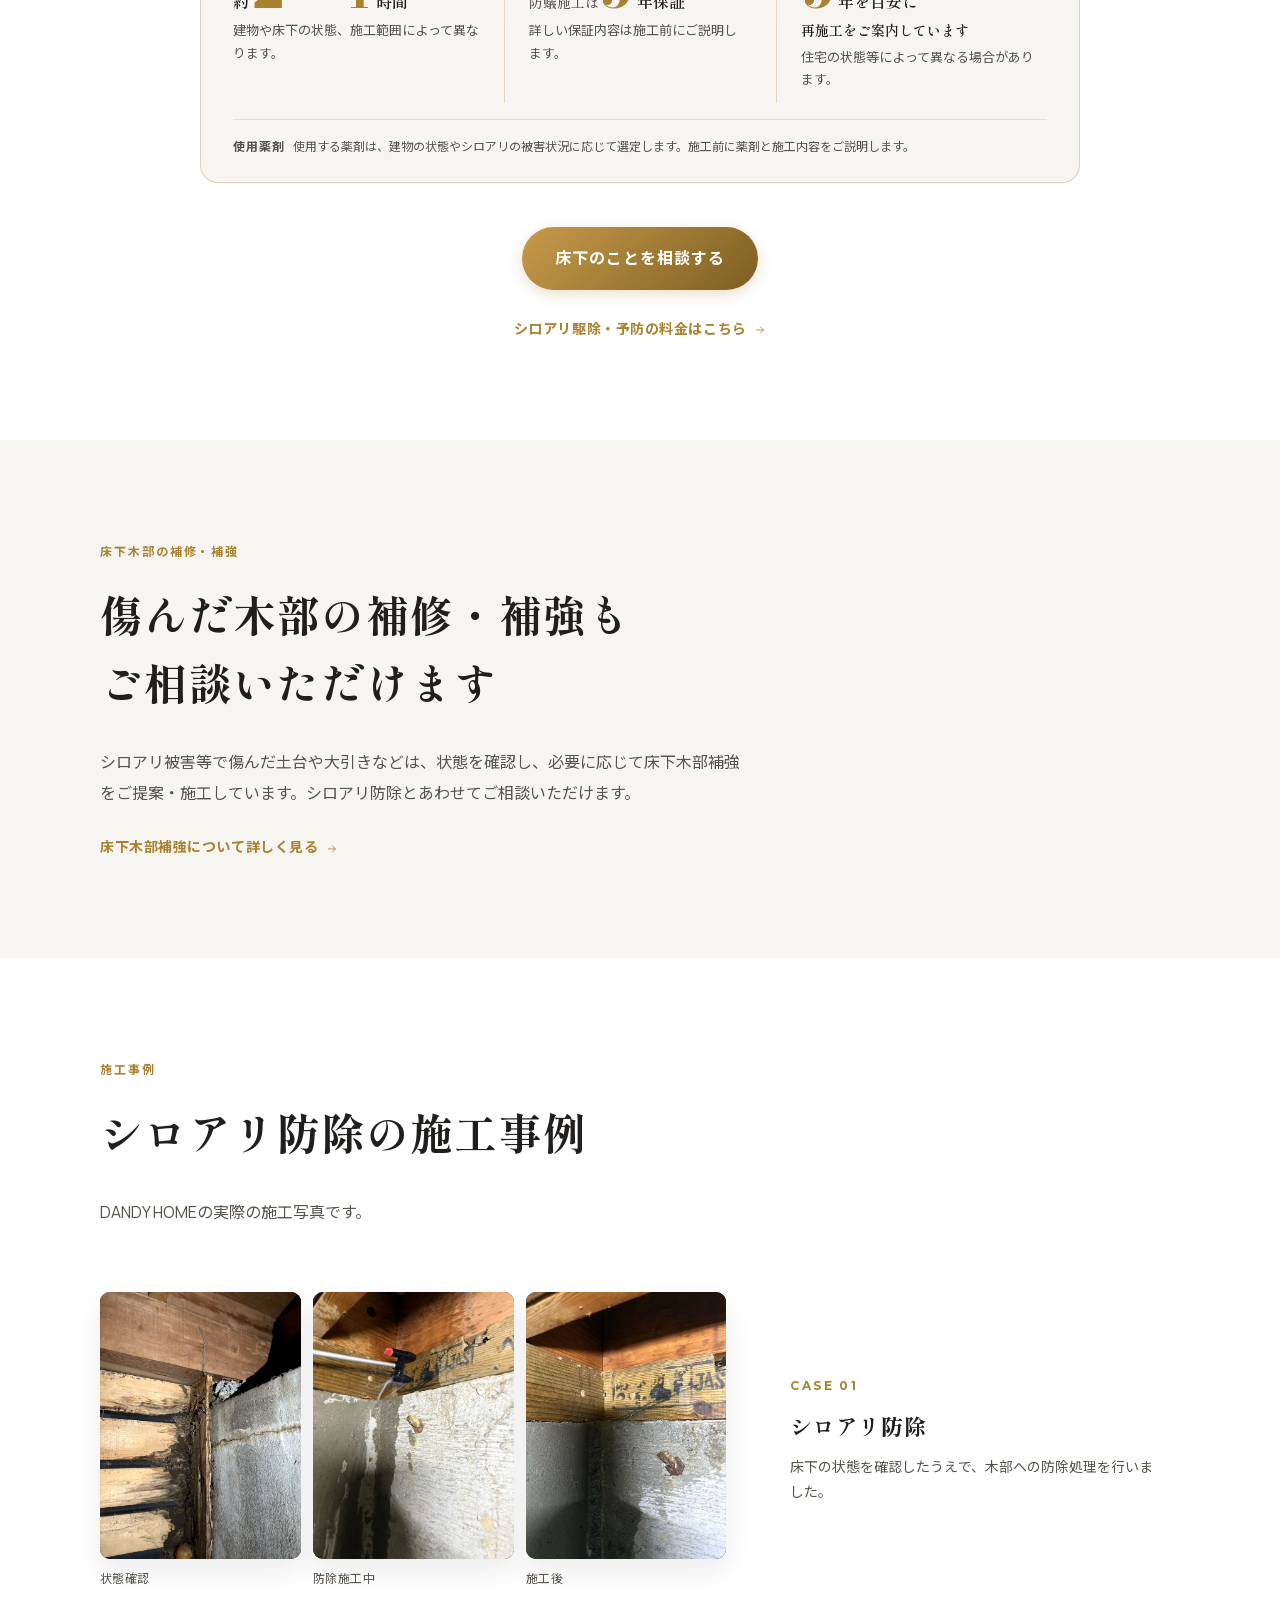
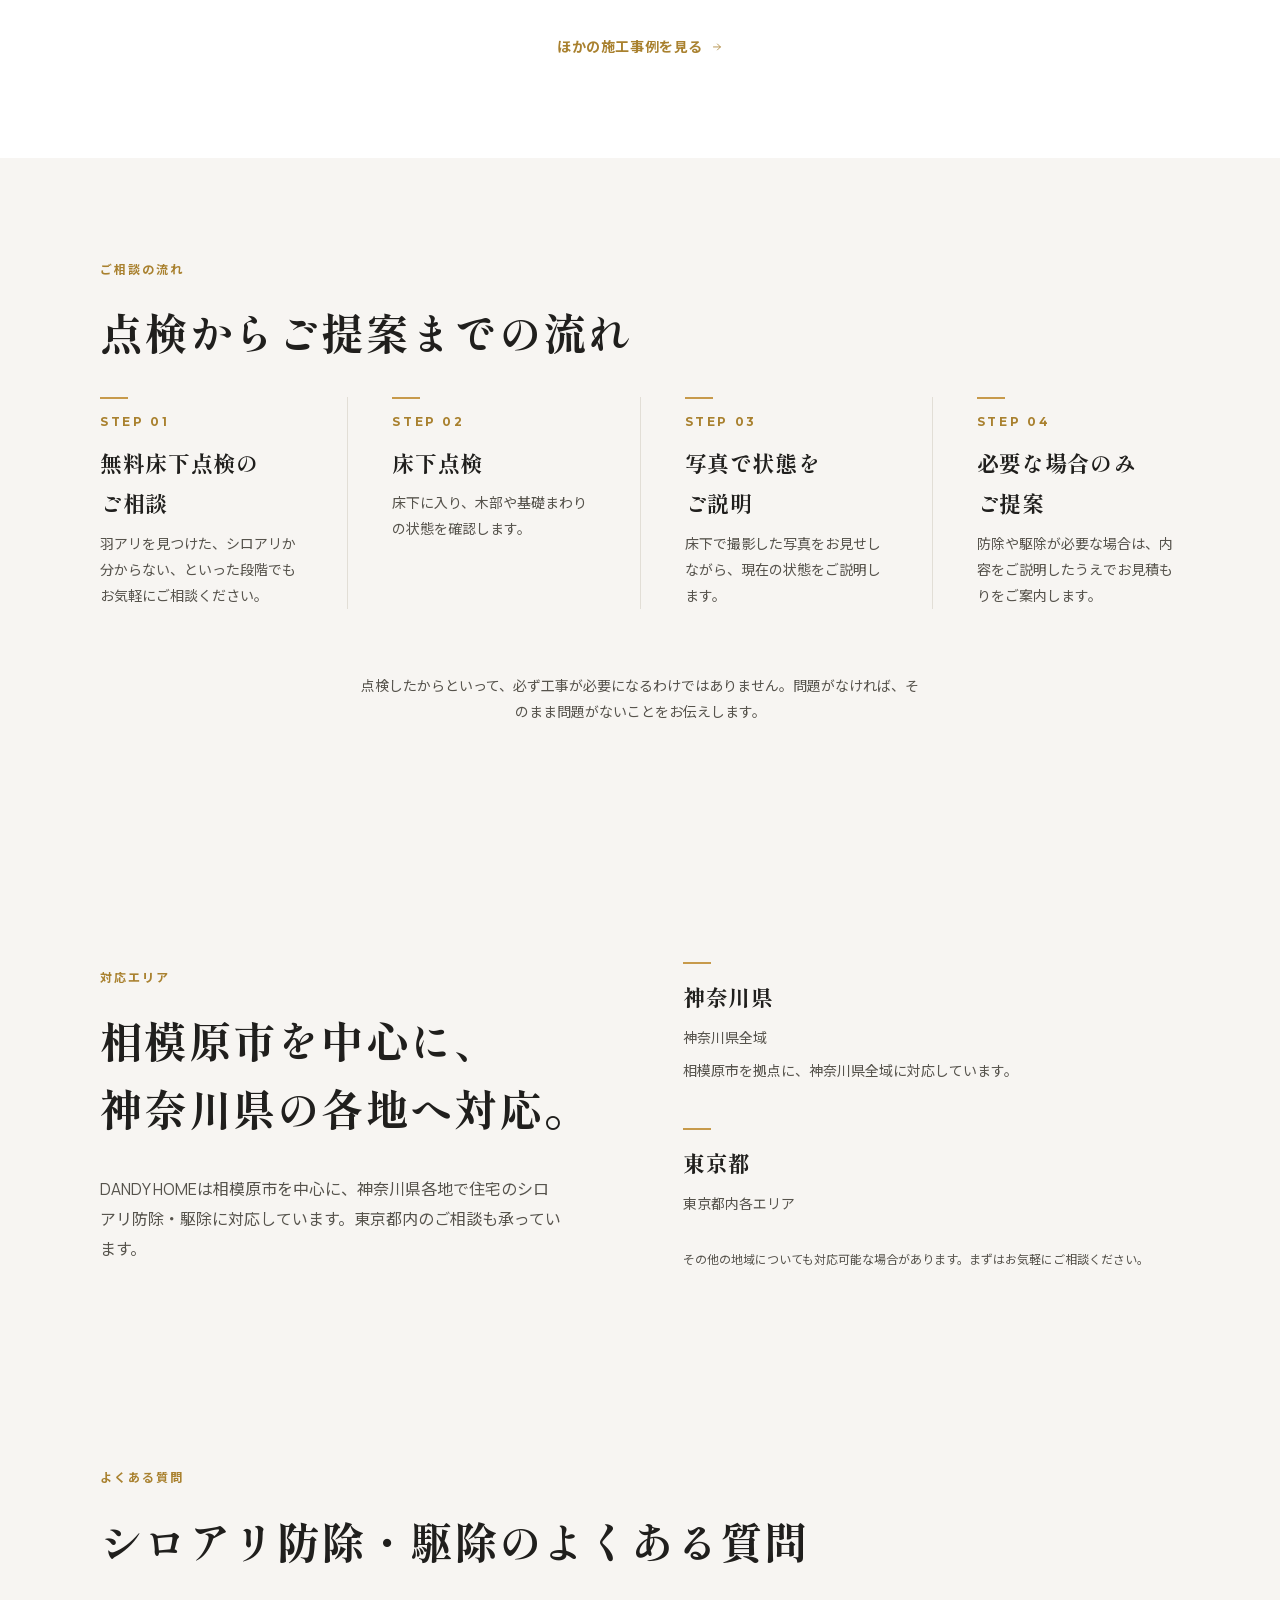
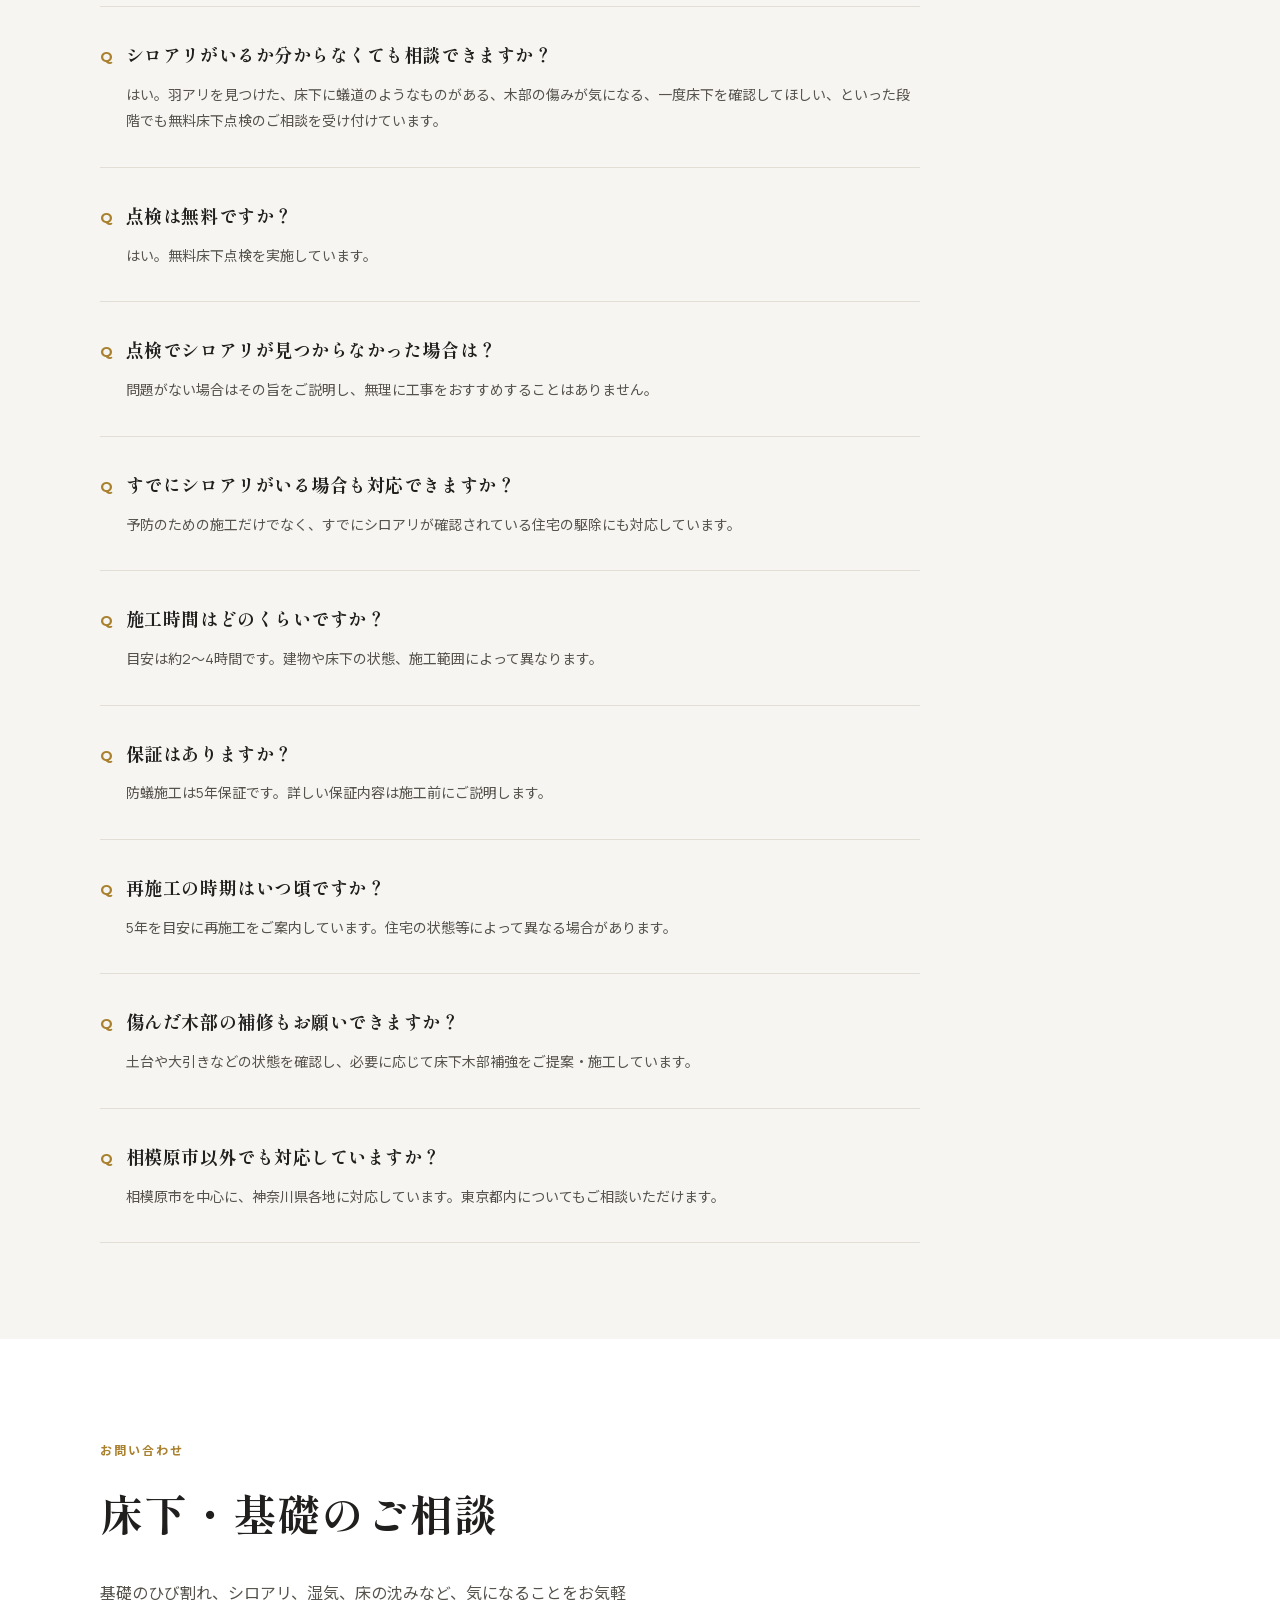
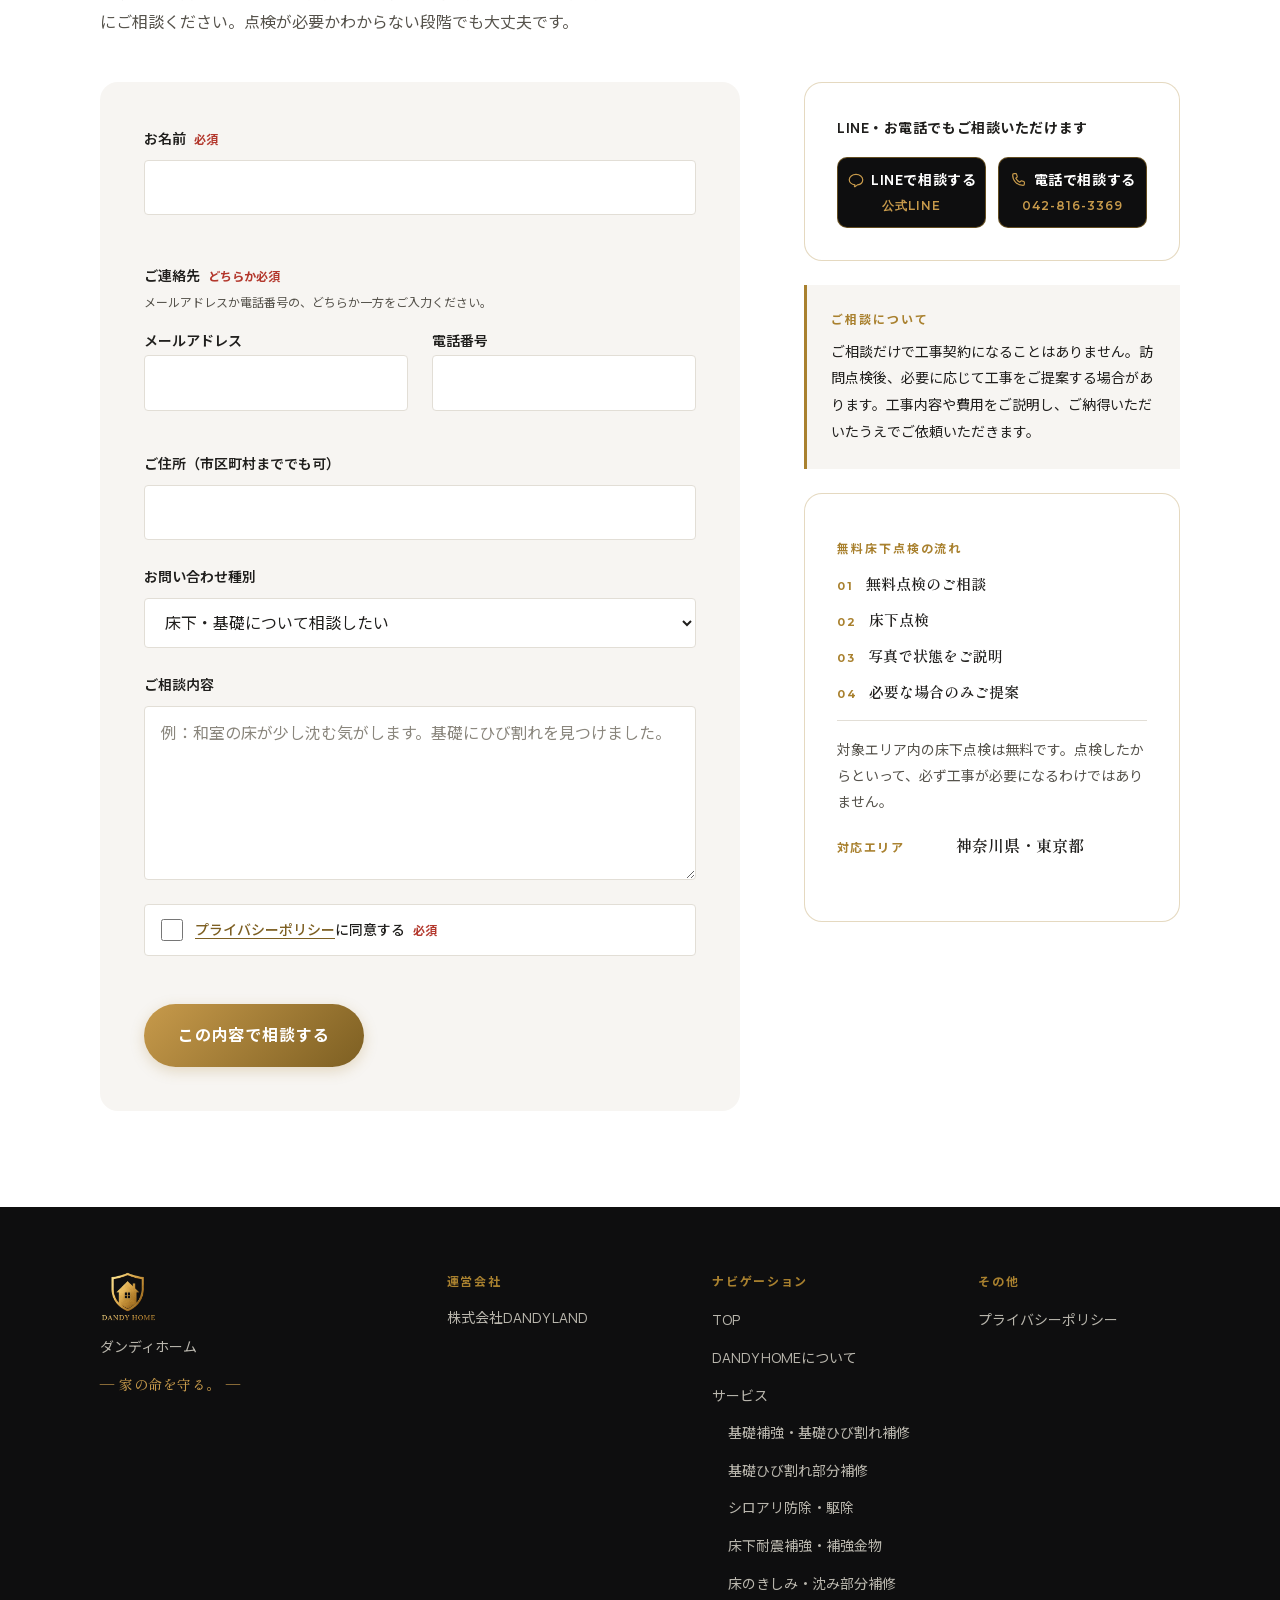
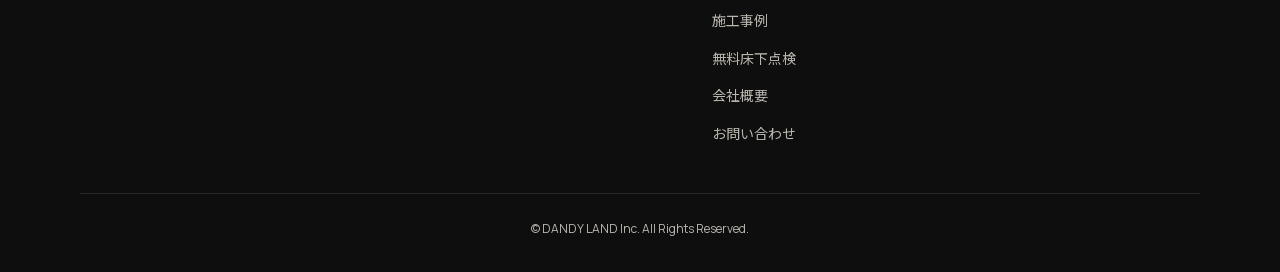
<file: termite/index.html>
<!DOCTYPE html>
<html lang="ja">
<head>
  <meta charset="UTF-8">
  <meta name="viewport" content="width=device-width, initial-scale=1, viewport-fit=cover">
  <title>シロアリ防除・駆除と床下点検｜相模原・神奈川｜DANDY HOME</title>
  <meta name="description" content="相模原市を中心に神奈川県で、シロアリの防除・駆除に対応。羽アリや蟻道のようなものを見つけた、シロアリか分からないといった段階でも、床下を点検し、写真をもとに状態をご説明したうえで必要な施工をご提案します。">
  <link rel="canonical" href="https://dandyland.co.jp/termite/">
  <meta name="theme-color" content="#1a1a1a">
  <meta name="robots" content="index, follow">

  <!-- OGP -->
  <meta property="og:type" content="website">
  <meta property="og:site_name" content="DANDY HOME">
  <meta property="og:title" content="シロアリ防除・駆除と床下点検｜相模原・神奈川｜DANDY HOME">
  <meta property="og:description" content="相模原市を中心に神奈川県で、シロアリの防除・駆除に対応。羽アリや蟻道のようなものを見つけた、シロアリか分からないといった段階でも、床下を点検し、写真をもとに状態をご説明したうえで必要な施工をご提案します。">
  <meta property="og:url" content="https://dandyland.co.jp/termite/">
  <meta property="og:image" content="https://dandyland.co.jp/images/ogp/ogp-default.jpg">
  <meta property="og:locale" content="ja_JP">

  <!-- Twitter Card -->
  <meta name="twitter:card" content="summary_large_image">
  <meta name="twitter:title" content="シロアリ防除・駆除と床下点検｜相模原・神奈川｜DANDY HOME">
  <meta name="twitter:description" content="相模原市を中心に神奈川県で、シロアリの防除・駆除に対応。羽アリや蟻道のようなものを見つけた、シロアリか分からないといった段階でも、床下を点検し、写真をもとに状態をご説明したうえで必要な施工をご提案します。">
  <meta name="twitter:image" content="https://dandyland.co.jp/images/ogp/ogp-default.jpg">

  <link rel="icon" href="/favicon.ico" sizes="any">
  <link rel="apple-touch-icon" href="/images/apple-touch-icon.png">

  <!-- Webフォントは /fonts/ から自社配信（サイトで使う文字だけのサブセット＋予備フォント）。
       文字を追加・変更したときは _tools/fonts/README.md の手順でサブセットを作り直す -->
  <link rel="stylesheet" href="/fonts/fonts.css" media="print" id="site-fonts">
  <script>
    (function () {
      // 読み込みの順番：ファーストビュー写真 → Webフォント → 予備フォントのCSS・画面外の写真。
      // 写真の読み込みが終わってからWebフォントを有効にし（写真の読み込みが失敗・停止した場合の保険として最長8秒）、
      // Webフォントの読み込みが終わったら（最長5秒）予備フォントのCSSを読み込んで firstviewloaded を知らせる
      var sheet = document.getElementById('site-fonts'), on = false, ready = false;
      function fontsOn() {
        if (on) return;
        on = true;
        sheet.media = 'all';
        requestAnimationFrame(function () { requestAnimationFrame(function () { document.fonts.ready.then(afterFonts); }); });
        setTimeout(afterFonts, 5000);
      }
      function afterFonts() {
        if (ready) return;
        ready = true;
        var l = document.createElement('link');
        l.rel = 'stylesheet';
        l.href = '/fonts/fonts-fallback.css';
        sheet.parentNode.insertBefore(l, sheet);
        window.firstViewLoaded = true;
        dispatchEvent(new Event('firstviewloaded'));
      }
      var hero = [].filter.call(document.querySelectorAll('link[rel="preload"][as="image"]'), function (l) { return matchMedia(l.media || 'all').matches; })[0];
      if (hero) { hero.addEventListener('load', fontsOn); hero.addEventListener('error', fontsOn); }
      else {
        // 背景写真のpreloadがないページは、最初の画面に表示される写真の読み込みを待つ
        document.addEventListener('DOMContentLoaded', function () {
          var wait = [].filter.call(document.images, function (img) {
            var r = img.getBoundingClientRect();
            return !img.complete && r.width > 0 && r.top < innerHeight && r.bottom > 0;
          });
          var left = wait.length;
          if (!left) return fontsOn();
          wait.forEach(function (img) {
            function done() { if (--left === 0) fontsOn(); }
            img.addEventListener('load', done); img.addEventListener('error', done);
          });
        });
      }
      setTimeout(fontsOn, 8000);
    })();
  </script>
  <noscript><link rel="stylesheet" href="/fonts/fonts-fallback.css"><link rel="stylesheet" href="/fonts/fonts.css"></noscript>

  <link rel="stylesheet" href="/css/style.css?v=20261021-1">

  <!-- 構造化データ：サービス（Service）とパンくずリスト（BreadcrumbList）。
       FAQPage 構造化データ・保証や価格の構造化データは使用しない。 -->
  <script type="application/ld+json">
{
  "@context": "https://schema.org",
  "@graph": [
    {
      "@type": "Service",
      "@id": "https://dandyland.co.jp/termite/#service",
      "name": "シロアリ防除・駆除",
      "serviceType": "シロアリ防除・駆除・床下点検",
      "description": "床下を点検して木部や基礎まわりの状態を確認し、撮影した写真をもとにご説明したうえで、必要な場合にシロアリの防除・駆除をご提案します。",
      "url": "https://dandyland.co.jp/termite/",
      "provider": {
        "@type": "HomeAndConstructionBusiness",
        "@id": "https://dandyland.co.jp/#business",
        "name": "DANDY HOME",
        "alternateName": "ダンディホーム",
        "legalName": "株式会社DANDY LAND",
        "url": "https://dandyland.co.jp/",
        "telephone": "+81-42-816-3369",
        "address": {
          "@type": "PostalAddress",
          "addressCountry": "JP",
          "addressRegion": "神奈川県",
          "addressLocality": "相模原市中央区",
          "streetAddress": "中央6-6-13-402"
        }
      },
      "areaServed": [
        { "@type": "City", "name": "相模原市" },
        { "@type": "AdministrativeArea", "name": "神奈川県" },
        { "@type": "AdministrativeArea", "name": "東京都" }
      ]
    },
    {
      "@type": "BreadcrumbList",
      "itemListElement": [
        {
          "@type": "ListItem",
          "position": 1,
          "name": "TOP",
          "item": "https://dandyland.co.jp/"
        },
        {
          "@type": "ListItem",
          "position": 2,
          "name": "シロアリ防除・駆除と床下点検",
          "item": "https://dandyland.co.jp/termite/"
        }
      ]
    }
  ]
}
  </script>

  <!-- Google アナリティクス 4（測定ID：G-KM2DSV4JS6）
       ・本番ドメイン（https://dandyland.co.jp）のときだけタグを読み込み、送信する。
         ローカル確認・プレビュー等ではページビューを含めて一切送信しない。
       ・同じページで二重に読み込まれても、2回目以降は何もしない（二重送信の防止）。
       ・電話・LINEのクリック（phone_click / line_click）とフォーム送信成功（generate_lead）は
         js/main.js から送る。フォームの入力内容・相談の種類はGA4に送らない。 -->
  <script>
    (function () {
      if (window.__dandyGa4Loaded) return;
      if (location.protocol !== 'https:' || location.hostname !== 'dandyland.co.jp') return;
      window.__dandyGa4Loaded = true;
      window.dataLayer = window.dataLayer || [];
      window.gtag = function () { window.dataLayer.push(arguments); };
      window.gtag('js', new Date());
      window.gtag('config', 'G-KM2DSV4JS6');
      var s = document.createElement('script');
      s.async = true;
      s.src = 'https://www.googletagmanager.com/gtag/js?id=G-KM2DSV4JS6';
      document.head.appendChild(s);
    })();
  </script>
</head>
<body>
  <a class="skip-link" href="#main-content">本文へスキップ</a>

  
  <header class="site-header" id="site-header">
    <div class="container site-header__inner">
      <a href="/#top" class="brand" aria-label="DANDY HOME トップへ">
        <span
          class="brand__icon"
          style="background-image: url('/images/logo/dandy-home-logo.png'); background-image: image-set(url('/images/logo/dandy-home-logo.webp') type('image/webp'), url('/images/logo/dandy-home-logo.png') type('image/png'));"
          role="img"
          aria-label="DANDY HOME（ダンディホーム）"
        ></span>
        <span
          class="brand__wordmark"
          style="background-image: url('/images/logo/dandy-home-logo.png'); background-image: image-set(url('/images/logo/dandy-home-logo.webp') type('image/webp'), url('/images/logo/dandy-home-logo.png') type('image/png'));"
          aria-hidden="true"
        ></span>
      </a>

      <nav class="main-nav" id="main-nav" aria-label="主要ナビゲーション">
        <ul class="main-nav__list">
          <li><a href="/#top" class="nav-link">TOP</a></li><li><a href="/#why-dandy-home" class="nav-link">DANDY HOMEについて</a></li><li><a href="/#capabilities" class="nav-link">サービス</a></li><li class="main-nav__sub"><a href="/foundation-repair/" class="nav-link nav-link--sub">基礎補強・基礎ひび割れ補修</a></li><li class="main-nav__sub"><a href="/foundation-crack/" class="nav-link nav-link--sub"><span class="sp-phrase">基礎ひび割れ</span> <span class="sp-phrase">部分補修</span></a></li><li class="main-nav__sub"><a href="/termite/" class="nav-link nav-link--sub">シロアリ防除・駆除</a></li><li class="main-nav__sub"><a href="/underfloor-repair/" class="nav-link nav-link--sub">床下耐震補強・補強金物</a></li><li class="main-nav__sub"><a href="/floor-repair/" class="nav-link nav-link--sub"><span class="sp-phrase">床のきしみ・沈み</span> <span class="sp-phrase">部分補修</span></a></li><li><a href="/#case-studies-preview" class="nav-link">施工事例</a></li><li><a href="/#inspection" class="nav-link">無料床下点検</a></li><li><a href="/#company" class="nav-link">会社概要</a></li><li><a href="/#contact" class="nav-link">お問い合わせ</a></li>
        </ul>
        <a href="#contact" class="btn btn--primary btn--nav">床下のことを相談する</a>
      </nav>

      <button
        type="button"
        class="nav-toggle"
        id="nav-toggle"
        aria-expanded="false"
        aria-controls="main-nav"
        aria-label="メニューを開く"
      >
        <span class="nav-toggle__icon nav-toggle__icon--open"><span class="icon " aria-hidden="true"><svg viewBox="0 0 24 24" fill="none" stroke="currentColor" stroke-width="1.6" stroke-linecap="round" stroke-linejoin="round"><path d="M3 6h18M3 12h18M3 18h18"/></svg></span></span>
        <span class="nav-toggle__icon nav-toggle__icon--close"><span class="icon " aria-hidden="true"><svg viewBox="0 0 24 24" fill="none" stroke="currentColor" stroke-width="1.6" stroke-linecap="round" stroke-linejoin="round"><path d="M5 5l14 14M19 5L5 19"/></svg></span></span>
      </button>
    </div>
  </header>
  <div class="nav-overlay" id="nav-overlay" hidden></div>

  <main id="main-content" class="service-page">

  <section class="sp-hero" id="top">
    <div class="container">
      <nav class="sp-breadcrumb" aria-label="パンくずリスト">
        <ol>
          <li><a href="/">TOP</a></li>
          <li aria-current="page">シロアリ防除・駆除と床下点検</li>
        </ol>
      </nav>

      <div class="sp-hero__layout">
        <div class="sp-hero__text">
          <p class="section-eyebrow section-eyebrow--light">シロアリ防除・駆除</p>
          <h1 class="sp-hero__title">
            <span class="sp-phrase">シロアリ防除・</span><span class="sp-phrase">駆除と</span><br><span class="sp-phrase">床下の</span><span class="sp-phrase">シロアリ点検</span>
            <span class="sp-hero__region">相模原・神奈川</span>
          </h1>
          <p class="sp-hero__lead">
            シロアリがいるか分からない段階でも、まずは床下を点検し、現在の状態を確認します。
          </p>
          <div class="sp-hero__cta">
            <a href="#contact" class="btn btn--primary btn--large">床下のことを相談する</a>
            <a href="#cases" class="btn btn--outline btn--large">施工事例を見る</a>
          </div>
        </div>

        <figure class="sp-hero__figure">
          <div class="sp-hero__photo">
            <img src="/images/termite/termite-treatment-image-a.webp" srcset="/images/termite/termite-treatment-image-a-640.webp 640w, /images/termite/termite-treatment-image-a-960.webp 960w, /images/termite/termite-treatment-image-a-1280.webp 1280w, /images/termite/termite-treatment-image-a.webp 1445w" sizes="(min-width: 1024px) 508px, (min-width: 768px) calc(100.0vw - 40px), calc(100.0vw - 40px)" alt="床下の木部への薬剤散布" width="1445" height="1088" fetchpriority="high" />
          </div>
        </figure>
      </div>
    </div>
  </section>

  <section class="section sp-section--alt self-check-section" id="symptoms">
    <div class="container">
      <div class="self-check">
        <div class="self-check__head">
          <p class="self-check__brand"><span class="self-check__brand-mark" lang="en">DANDY HOME SELF CHECK</span><span class="self-check__brand-label">シロアリのセルフチェック</span></p>
          <h2 class="section-title self-check__title">こんな様子は<br class="sp-br-sp">ありませんか？</h2>
          <p class="self-check__lead"><span class="sp-phrase">当てはまる項目を</span><span class="sp-phrase">チェックしてみてください。</span></p>
        </div>
        <ul class="self-check__list">
          <li><span class="self-check__text"><span class="sp-phrase">羽アリを見つけた</span></span></li>
          <li><span class="self-check__text"><span class="sp-phrase">床下に</span><span class="sp-phrase">蟻道のようなものがある</span></span></li>
          <li><span class="self-check__text"><span class="sp-phrase">床下の木部の</span><span class="sp-phrase">傷みが気になる</span></span></li>
          <li><span class="self-check__text"><span class="sp-phrase">シロアリがいるか</span><span class="sp-phrase">分からない</span></span></li>
          <li><span class="self-check__text"><span class="sp-phrase">一度、</span><span class="sp-phrase">床下を確認してほしい</span></span></li>
        </ul>
        <p class="self-check__foot"><span class="sp-phrase">シロアリ以外が原因の</span><span class="sp-phrase">こともあります。</span><span class="sp-phrase">まずは床下を点検し、</span><span class="sp-phrase">状態を確認します。</span></p>
      </div>

      <div class="self-check__next" aria-hidden="true"></div>

      <div class="symptom-detail__message">
        <p class="symptom-detail__message-title"><span class="sp-phrase">シロアリか</span><span class="sp-phrase">分からない段階でも、</span><br>ご相談いただけます。</p>
        <p class="symptom-detail__message-desc">
          <span class="sp-phrase">床下の状態を確認し、</span><span class="sp-phrase">必要な場合のみ</span><span class="sp-phrase">対応方法を</span><span class="sp-phrase">ご説明します。</span>
        </p>
        <div class="symptom-detail__cta">
          <a href="#contact" class="btn btn--primary btn--large">この症状について相談する</a>
        </div>
      </div>
    </div>
  </section>

  <section class="section" id="about-termite">
    <div class="container">
      <p class="section-eyebrow">シロアリと床下</p>
      <h2 class="section-title">シロアリ被害は、<br><span class="sp-phrase">見えない床下で</span><span class="sp-phrase">進むことがあります。</span></h2>
      <p class="sp-lead sp-lead--flush">
        シロアリは、土台や大引きなど住まいを支える木部に被害を与えることがあります。普段は見えない床下だからこそ、羽アリや木部の傷みなど気になるサインがあれば、まずは床下の状態を確認することが大切です。
      </p>
    </div>
  </section>

  <section class="section sp-section--joined" id="check-points">
    <div class="container">
      <p class="section-eyebrow">床下の確認ポイント</p>
      <h2 class="section-title"><span class="sp-phrase">床下で</span><span class="sp-phrase">確認するポイント</span></h2>

      <ul class="sp-points sp-points--2">
        <li class="sp-point">
          <span class="sp-point__rule" aria-hidden="true"></span>
          <h3 class="sp-point__title">蟻道のようなものの有無</h3>
          <p class="sp-point__desc">基礎や木部の表面に、土でできた筋のようなもの（蟻道）がないかを確認します。</p>
        </li>
        <li class="sp-point">
          <span class="sp-point__rule" aria-hidden="true"></span>
          <h3 class="sp-point__title">土台・大引きなど木部の状態</h3>
          <p class="sp-point__desc">土台や大引きなどの床下木部に、傷みや被害がないかを確認します。</p>
        </li>
        <li class="sp-point">
          <span class="sp-point__rule" aria-hidden="true"></span>
          <h3 class="sp-point__title">湿気の状態</h3>
          <p class="sp-point__desc">床下の湿気の状態もあわせて確認します。</p>
        </li>
        <li class="sp-point">
          <span class="sp-point__rule" aria-hidden="true"></span>
          <h3 class="sp-point__title">基礎まわりの状態</h3>
          <p class="sp-point__desc">基礎まわりの状態も確認します。基礎のひび割れについては<a href="/foundation-repair/" class="sp-text-link">基礎補強・基礎ひび割れ補修</a>のページもご覧ください。</p>
        </li>
      </ul>
    </div>
  </section>

  <section class="section sp-section--alt" id="inspection">
    <div class="container">
      <p class="section-eyebrow">無料床下点検</p>
      <h2 class="section-title"><span class="sp-phrase">DANDY HOMEの</span><span class="sp-phrase">無料床下点検</span></h2>
      <p class="sp-lead">
        シロアリがいると決めつけず、床下に入って現在の状態を確認し、分かる形でお伝えすることを大切にしています。
      </p>

      <ul class="sp-points sp-points--3">
        <li class="sp-point">
          <p class="sp-point__number">01</p>
          <span class="sp-point__rule" aria-hidden="true"></span>
          <h3 class="sp-point__title">床下に入って確認</h3>
          <p class="sp-point__desc">床下に入り、木部や基礎まわりの状態を確認します。</p>
        </li>
        <li class="sp-point">
          <p class="sp-point__number">02</p>
          <span class="sp-point__rule" aria-hidden="true"></span>
          <h3 class="sp-point__title">写真で状態をご説明</h3>
          <p class="sp-point__desc">床下で撮影した写真をお見せしながら、現在の状態をご説明します。</p>
        </li>
        <li class="sp-point">
          <p class="sp-point__number">03</p>
          <span class="sp-point__rule" aria-hidden="true"></span>
          <h3 class="sp-point__title">必要な場合のみご提案</h3>
          <p class="sp-point__desc">防除や駆除が必要な場合のみ、施工内容をご提案します。問題がない場合はその旨をお伝えします。</p>
        </li>
      </ul>
    </div>
  </section>

  <section class="section" id="treatment">
    <div class="container">
      <p class="section-eyebrow">施工内容</p>
      <h2 class="section-title"><span class="sp-phrase">シロアリ防除・駆除の</span><span class="sp-phrase">施工内容</span></h2>
      <div class="sp-method sp-method--text">
        <div class="sp-method__body">
          <p class="sp-method__lead">予防のための施工だけでなく、すでにシロアリが確認されている住宅の駆除にも対応しています。</p>
          <p class="sp-method__text">住宅の構造や被害状況によって、施工内容が異なる場合があります。</p>
        </div>
      </div>

      <div class="sp-process-layout">
      <div class="sp-process">
        <h3 class="sp-process__title">主な施工の流れ</h3>
        <ol class="sp-steps">
          <li class="sp-step">
            <p class="sp-step__number">STEP 01</p>
            <div class="sp-step__body">
              <h4 class="sp-step__title">床下点検・被害状況の確認</h4>
              <p class="sp-step__desc">床下に入り、木部や基礎まわりの状態、被害状況を確認します。</p>
            </div>
          </li>
          <li class="sp-step">
            <p class="sp-step__number">STEP 02</p>
            <div class="sp-step__body">
              <h4 class="sp-step__title">木部防蟻処理（薬剤注入）</h4>
              <p class="sp-step__desc">必要な箇所の木部に薬剤を注入します。</p>
            </div>
          </li>
          <li class="sp-step">
            <p class="sp-step__number">STEP 03</p>
            <div class="sp-step__body">
              <h4 class="sp-step__title">木部防蟻処理（薬剤散布）</h4>
              <p class="sp-step__desc">木部に薬剤を散布します。</p>
            </div>
          </li>
          <li class="sp-step">
            <p class="sp-step__number">STEP 04</p>
            <div class="sp-step__body">
              <h4 class="sp-step__title">土壌への薬剤散布</h4>
              <p class="sp-step__desc">床下の土壌に薬剤を散布します。</p>
            </div>
          </li>
          <li class="sp-step">
            <p class="sp-step__number">STEP 05</p>
            <div class="sp-step__body">
              <h4 class="sp-step__title">施工完了・状態確認</h4>
              <p class="sp-step__desc">施工後に状態を確認します。</p>
            </div>
          </li>
        </ol>
      </div>

        <figure class="sp-figure sp-figure--process sp-figure--landscape">
          <div class="sp-figure__photo">
            <img src="/images/termite/termite-treatment-image-b.webp" srcset="/images/termite/termite-treatment-image-b-640.webp 640w, /images/termite/termite-treatment-image-b-960.webp 960w, /images/termite/termite-treatment-image-b-1280.webp 1280w, /images/termite/termite-treatment-image-b.webp 1448w" sizes="(min-width: 1024px) 300px, (min-width: 768px) 560px, calc(100.0vw - 40px)" alt="土台付近の木部への薬剤散布" width="1448" height="1086" loading="lazy" decoding="async" />
          </div>
        </figure>
      </div>

      <div class="sp-facts">
        <p class="sp-facts__label" lang="en">TREATMENT FACTS</p>
        <ul class="sp-facts__list">
          <li class="sp-facts__item">
            <p class="sp-facts__term">施工時間の目安</p>
            <p class="sp-facts__value">約<span class="sp-facts__num">2〜4</span>時間</p>
            <p class="sp-facts__note">建物や床下の状態、施工範囲によって異なります。</p>
          </li>
          <li class="sp-facts__item">
            <p class="sp-facts__term">保証</p>
            <p class="sp-facts__value"><span class="sp-facts__pre">防蟻施工は</span><span class="sp-facts__num">5</span>年保証</p>
            <p class="sp-facts__note">詳しい保証内容は施工前にご説明します。</p>
          </li>
          <li class="sp-facts__item">
            <p class="sp-facts__term">再施工</p>
            <p class="sp-facts__value"><span class="sp-facts__num">5</span>年を目安に</p>
            <p class="sp-facts__text">再施工をご案内しています</p>
            <p class="sp-facts__note">住宅の状態等によって異なる場合があります。</p>
          </li>
        </ul>
        <p class="sp-facts__meta"><span class="sp-facts__meta-label">使用薬剤</span>使用する薬剤は、建物の状態やシロアリの被害状況に応じて選定します。施工前に薬剤と施工内容をご説明します。</p>
      </div>

      <div class="sp-cta-row">
        <a href="#contact" class="btn btn--primary btn--large">床下のことを相談する</a>
        <p class="service-link"><a href="/shiroari/" class="case-preview__more-link"><span><span class="sp-phrase">シロアリ駆除・予防の</span><span class="sp-phrase sp-phrase--nowrap">料金はこちら <span class="icon " aria-hidden="true"><svg viewBox="0 0 24 24" fill="none" stroke="currentColor" stroke-width="1.6" stroke-linecap="round" stroke-linejoin="round"><path d="M5 12h14M13 6l6 6-6 6"/></svg></span></span></span></a></p>
      </div>
    </div>
  </section>

  <section class="section sp-section--alt" id="wood-repair">
    <div class="container">
      <p class="section-eyebrow">床下木部の補修・補強</p>
      <h2 class="section-title"><span class="sp-phrase">傷んだ木部の</span><span class="sp-phrase">補修・補強も</span><br><span class="sp-phrase">ご相談いただけます</span></h2>
      <p class="sp-lead sp-lead--flush">
        シロアリ被害等で傷んだ土台や大引きなどは、状態を確認し、必要に応じて床下木部補強をご提案・施工しています。シロアリ防除とあわせてご相談いただけます。
      </p>
      <p class="service-link"><a href="/floor-repair/#wood-repair" class="case-preview__more-link"><span><span class="sp-phrase">床下木部補強について</span><span class="sp-phrase sp-phrase--nowrap">詳しく見る <span class="icon " aria-hidden="true"><svg viewBox="0 0 24 24" fill="none" stroke="currentColor" stroke-width="1.6" stroke-linecap="round" stroke-linejoin="round"><path d="M5 12h14M13 6l6 6-6 6"/></svg></span></span></span></a></p>
    </div>
  </section>

  <section class="section case-preview" id="cases">
    <div class="container">
      <p class="section-eyebrow">施工事例</p>
      <h2 class="section-title"><span class="sp-phrase">シロアリ防除の</span><span class="sp-phrase">施工事例</span></h2>
      <p class="sp-lead">DANDY HOMEの実際の施工写真です。</p>

      <ul class="case-preview__list">
        <li class="case-preview-item">
          <div class="case-preview-item__photo case-preview-item__photo--steps">
            <ul class="case-preview-steps">
              <li class="case-preview-step">
                <div class="case-preview-step__photo">
                  <img src="/images/case-studies/termite-01-antway.jpg" srcset="/images/case-studies/termite-01-antway-640.jpg 640w, /images/case-studies/termite-01-antway-960.jpg 960w, /images/case-studies/termite-01-antway.jpg 1108w" sizes="(min-width: 1024px) 201px, (min-width: 768px) calc(33.2vw - 20px), calc(34.5vw - 26px)" alt="施工前に床下の木部と基礎まわりの状態を確認している様子" width="1108" height="1477" loading="lazy" decoding="async" />
                </div>
                <p class="case-preview-step__label">状態確認</p>
              </li>
              <li class="case-preview-step">
                <div class="case-preview-step__photo">
                  <img src="/images/case-studies/termite-02-treatment.jpg" srcset="/images/case-studies/termite-02-treatment-640.jpg 640w, /images/case-studies/termite-02-treatment-960.jpg 960w, /images/case-studies/termite-02-treatment.jpg 1108w" sizes="(min-width: 1024px) 201px, (min-width: 768px) calc(33.2vw - 20px), calc(34.5vw - 26px)" alt="床下の木部に防除処理を行っている施工中の様子" width="1108" height="1477" loading="lazy" decoding="async" />
                </div>
                <p class="case-preview-step__label">防除施工中</p>
              </li>
              <li class="case-preview-step">
                <div class="case-preview-step__photo">
                  <img src="/images/case-studies/termite-03-after.jpg" srcset="/images/case-studies/termite-03-after-640.jpg 640w, /images/case-studies/termite-03-after-960.jpg 960w, /images/case-studies/termite-03-after.jpg 1108w" sizes="(min-width: 1024px) 201px, (min-width: 768px) calc(33.2vw - 20px), calc(34.5vw - 26px)" alt="防除処理を行った後の床下木部の様子" width="1108" height="1477" loading="lazy" decoding="async" />
                </div>
                <p class="case-preview-step__label">施工後</p>
              </li>
            </ul>
          </div>
          <div class="case-preview-item__body">
            <p class="case-preview-item__number">CASE 01</p>
            <h3 class="case-preview-item__title">シロアリ防除</h3>
            <p class="case-preview-item__desc">床下の状態を確認したうえで、木部への防除処理を行いました。</p>
          </div>
        </li>
      </ul>

      <p class="sp-more">
        <a href="/#case-studies-preview" class="case-preview__more-link">
          ほかの施工事例を見る <span class="icon " aria-hidden="true"><svg viewBox="0 0 24 24" fill="none" stroke="currentColor" stroke-width="1.6" stroke-linecap="round" stroke-linejoin="round"><path d="M5 12h14M13 6l6 6-6 6"/></svg></span>
        </a>
      </p>
    </div>
  </section>

  <section class="section free-flow sp-section--alt" id="flow">
    <div class="container">
      <p class="section-eyebrow">ご相談の流れ</p>
      <h2 class="section-title"><span class="sp-phrase">点検から</span><span class="sp-phrase">ご提案までの流れ</span></h2>

      <ol class="free-flow__list">
        <li class="free-flow__step">
          <span class="free-flow__step-rule" aria-hidden="true"></span>
          <p class="free-flow__step-number">STEP 01</p>
          <h3 class="free-flow__step-title"><span class="sp-phrase">無料床下点検の</span><span class="sp-phrase">ご相談</span></h3>
          <p class="free-flow__step-desc">羽アリを見つけた、シロアリか分からない、といった段階でもお気軽にご相談ください。</p>
        </li>
        <li class="free-flow__step">
          <span class="free-flow__step-rule" aria-hidden="true"></span>
          <p class="free-flow__step-number">STEP 02</p>
          <h3 class="free-flow__step-title">床下点検</h3>
          <p class="free-flow__step-desc">床下に入り、木部や基礎まわりの状態を確認します。</p>
        </li>
        <li class="free-flow__step">
          <span class="free-flow__step-rule" aria-hidden="true"></span>
          <p class="free-flow__step-number">STEP 03</p>
          <h3 class="free-flow__step-title"><span class="sp-phrase">写真で状態を</span><span class="sp-phrase">ご説明</span></h3>
          <p class="free-flow__step-desc">床下で撮影した写真をお見せしながら、現在の状態をご説明します。</p>
        </li>
        <li class="free-flow__step">
          <span class="free-flow__step-rule" aria-hidden="true"></span>
          <p class="free-flow__step-number">STEP 04</p>
          <h3 class="free-flow__step-title"><span class="sp-phrase">必要な場合のみ</span><span class="sp-phrase">ご提案</span></h3>
          <p class="free-flow__step-desc">防除や駆除が必要な場合は、内容をご説明したうえでお見積もりをご案内します。</p>
        </li>
      </ol>

      <p class="free-flow__assurance">
        点検したからといって、必ず工事が必要になるわけではありません。問題がなければ、そのまま問題がないことをお伝えします。
      </p>
    </div>
  </section>

  <section class="section service-area" id="area">
    <div class="container">
      <div class="service-area__layout">
        <div class="service-area__intro">
          <p class="section-eyebrow">対応エリア</p>
          <h2 class="section-title">相模原市を中心に、<br>神奈川県の各地へ対応。</h2>
          <p class="service-area__lead">
            DANDY HOMEは相模原市を中心に、神奈川県各地で住宅のシロアリ防除・駆除に対応しています。東京都内のご相談も承っています。
          </p>
        </div>

        <div class="service-area__list-wrap">
          <ul class="area-list">
            <li class="area-item">
              <span class="area-item__rule" aria-hidden="true"></span>
              <p class="area-item__prefecture">神奈川県</p>
              <p class="area-item__detail">神奈川県全域</p>
              <p class="area-item__sub">相模原市を拠点に、神奈川県全域に対応しています。</p>
            </li>
            <li class="area-item">
              <span class="area-item__rule" aria-hidden="true"></span>
              <p class="area-item__prefecture">東京都</p>
              <p class="area-item__detail">東京都内各エリア</p>
            </li>
          </ul>
          <p class="service-area__note">その他の地域についても対応可能な場合があります。まずはお気軽にご相談ください。</p>
        </div>
      </div>
    </div>
  </section>

  <section class="section sp-section--alt" id="faq">
    <div class="container">
      <p class="section-eyebrow">よくある質問</p>
      <h2 class="section-title"><span class="sp-phrase">シロアリ防除・駆除の</span><span class="sp-phrase">よくある質問</span></h2>

      <div class="sp-faq">
        <div class="sp-faq__item">
          <h3 class="sp-faq__q"><span class="sp-faq__mark" aria-hidden="true">Q</span><span><span class="sp-phrase">シロアリがいるか分からなくても</span><span class="sp-phrase">相談できますか？</span></span></h3>
          <p class="sp-faq__a">はい。羽アリを見つけた、床下に蟻道のようなものがある、木部の傷みが気になる、一度床下を確認してほしい、といった段階でも無料床下点検のご相談を受け付けています。</p>
        </div>
        <div class="sp-faq__item">
          <h3 class="sp-faq__q"><span class="sp-faq__mark" aria-hidden="true">Q</span>点検は無料ですか？</h3>
          <p class="sp-faq__a">はい。無料床下点検を実施しています。</p>
        </div>
        <div class="sp-faq__item">
          <h3 class="sp-faq__q"><span class="sp-faq__mark" aria-hidden="true">Q</span><span><span class="sp-phrase">点検でシロアリが</span><span class="sp-phrase">見つからなかった場合は？</span></span></h3>
          <p class="sp-faq__a">問題がない場合はその旨をご説明し、無理に工事をおすすめすることはありません。</p>
        </div>
        <div class="sp-faq__item">
          <h3 class="sp-faq__q"><span class="sp-faq__mark" aria-hidden="true">Q</span><span><span class="sp-phrase">すでにシロアリがいる場合も</span><span class="sp-phrase">対応できますか？</span></span></h3>
          <p class="sp-faq__a">予防のための施工だけでなく、すでにシロアリが確認されている住宅の駆除にも対応しています。</p>
        </div>
        <div class="sp-faq__item">
          <h3 class="sp-faq__q"><span class="sp-faq__mark" aria-hidden="true">Q</span><span><span class="sp-phrase">施工時間は</span><span class="sp-phrase">どのくらいですか？</span></span></h3>
          <p class="sp-faq__a">目安は約2〜4時間です。建物や床下の状態、施工範囲によって異なります。</p>
        </div>
        <div class="sp-faq__item">
          <h3 class="sp-faq__q"><span class="sp-faq__mark" aria-hidden="true">Q</span>保証はありますか？</h3>
          <p class="sp-faq__a">防蟻施工は5年保証です。詳しい保証内容は施工前にご説明します。</p>
        </div>
        <div class="sp-faq__item">
          <h3 class="sp-faq__q"><span class="sp-faq__mark" aria-hidden="true">Q</span><span><span class="sp-phrase">再施工の時期は</span><span class="sp-phrase">いつ頃ですか？</span></span></h3>
          <p class="sp-faq__a">5年を目安に再施工をご案内しています。住宅の状態等によって異なる場合があります。</p>
        </div>
        <div class="sp-faq__item">
          <h3 class="sp-faq__q"><span class="sp-faq__mark" aria-hidden="true">Q</span><span><span class="sp-phrase">傷んだ木部の補修も</span><span class="sp-phrase">お願いできますか？</span></span></h3>
          <p class="sp-faq__a">土台や大引きなどの状態を確認し、必要に応じて床下木部補強をご提案・施工しています。</p>
        </div>
        <div class="sp-faq__item">
          <h3 class="sp-faq__q"><span class="sp-faq__mark" aria-hidden="true">Q</span><span><span class="sp-phrase">相模原市以外でも</span><span class="sp-phrase">対応していますか？</span></span></h3>
          <p class="sp-faq__a">相模原市を中心に、神奈川県各地に対応しています。東京都内についてもご相談いただけます。</p>
        </div>
      </div>
    </div>
  </section>

  <section class="section contact" id="contact" aria-labelledby="contact-title">
    <div class="container">
      <p class="section-eyebrow">お問い合わせ</p>
      <h2 class="section-title" id="contact-title">床下・基礎のご相談</h2>
      <p class="contact__lead">基礎のひび割れ、シロアリ、湿気、床の沈みなど、気になることをお気軽にご相談ください。点検が必要かわからない段階でも大丈夫です。</p>

      <!--
        お問い合わせ（TOP・foundation-repair・termite・underfloor-repair で共通の構成）
        スマホ：LINE・電話 → フォーム → ご相談について・無料床下点検の流れ（DOM順）
        PC（1024px以上）：左＝フォーム／右上＝LINE・電話／右下＝ご相談について・無料床下点検の流れ
      -->
      <div class="contact__layout">
        <div class="contact-quick" role="group" aria-labelledby="contact-quick-title">
          <p class="contact-quick__title" id="contact-quick-title"><span class="sp-phrase">LINE・お電話でも</span><span class="sp-phrase">ご相談いただけます</span></p>
          <div class="contact-quick__btns">
            <a href="https://lin.ee/wMZ3Qpj" class="contact-quick__btn" target="_blank" rel="noopener noreferrer" aria-label="LINEで相談する（DANDY HOME公式LINE・新しいタブで開きます）"><svg class="contact-quick__icon" viewBox="0 0 24 24" aria-hidden="true" focusable="false"><path d="M12 4.5c-4.97 0-9 3.13-9 7 0 3.47 3.24 6.35 7.49 6.9l-.55 2.06c-.1.38.32.67.64.45l3.3-2.4C18 17.86 21 15 21 11.5c0-3.87-4.03-7-9-7z" fill="none" stroke="currentColor" stroke-width="1.6" stroke-linejoin="round"/></svg><span class="contact-quick__label">LINEで相談する</span><span class="contact-quick__sub">公式LINE</span></a>
            <a href="tel:0428163369" class="contact-quick__btn" aria-label="電話で相談する（042-816-3369に発信します）"><svg class="contact-quick__icon" viewBox="0 0 24 24" aria-hidden="true" focusable="false"><path d="M6.7 3.5h2.4c.4 0 .8.3.9.7l.9 3c.1.4 0 .8-.3 1.1L9.1 9.6a12.4 12.4 0 0 0 5.3 5.3l1.3-1.5c.3-.3.7-.4 1.1-.3l3 .9c.4.1.7.5.7.9v2.4c0 1-.8 1.8-1.8 1.8C10.9 19.1 4.9 13.1 4.9 5.3c0-1 .8-1.8 1.8-1.8z" fill="none" stroke="currentColor" stroke-width="1.6" stroke-linejoin="round"/></svg><span class="contact-quick__label">電話で相談する</span><span class="contact-quick__sub">042-816-3369</span></a>
          </div>
        </div>

        <!--
          Formspree（https://formspree.io/f/xaenobnw）に接続済み。送信処理は js/main.js の submit ハンドラで fetch により Ajax 送信しており、この action/method はJS無効時のフォールバックとして機能する。
          ・連絡先はメールアドレスか電話番号のどちらか一方が必須（判定は js/main.js）。
          ・_subject：通知メールの件名（どのページから届いたか分かるようにする）
          ・_gotcha：迷惑送信対策（人には見えない入力欄。入力があると Formspree が破棄する）
        -->
        <form
          class="contact-form"
          id="contact-form"
          data-status="formspree"
          action="https://formspree.io/f/xaenobnw"
          method="POST"
          novalidate
        >
          <input type="hidden" name="_subject" value="【DANDY HOME】床下・基礎のご相談（シロアリ防除ページ）">
          <input type="hidden" name="source_page" value="シロアリ防除ページ">
          <div class="contact-form__hp" aria-hidden="true">
            <label for="cf-gotcha">この欄は空欄のままにしてください</label>
            <input type="text" id="cf-gotcha" name="_gotcha" tabindex="-1" autocomplete="off">
          </div>

          <div class="contact-form__row">
            <label for="cf-name">お名前<span class="required">必須</span></label>
            <input type="text" id="cf-name" name="name" autocomplete="name" required aria-describedby="cf-name-error">
            <span class="contact-form__error" id="cf-name-error"></span>
          </div>

          <fieldset class="contact-form__contact">
            <legend class="contact-form__contact-legend">ご連絡先<span class="required">どちらか必須</span></legend>
            <p class="contact-form__hint" id="cf-contact-hint">メールアドレスか電話番号の、どちらか一方をご入力ください。</p>
            <div class="contact-form__row contact-form__row--split">
              <div>
                <label for="cf-email">メールアドレス</label>
                <input type="email" id="cf-email" name="email" autocomplete="email" inputmode="email" aria-describedby="cf-contact-hint cf-email-error">
                <span class="contact-form__error" id="cf-email-error"></span>
              </div>
              <div>
                <label for="cf-tel">電話番号</label>
                <input type="tel" id="cf-tel" name="tel" autocomplete="tel" inputmode="tel" aria-describedby="cf-contact-hint cf-tel-error">
                <span class="contact-form__error" id="cf-tel-error"></span>
              </div>
            </div>
          </fieldset>

          <div class="contact-form__row">
            <label for="cf-address">ご住所<span class="sp-phrase">（市区町村まででも可）</span></label>
            <input type="text" id="cf-address" name="address" autocomplete="address-level2">
          </div>

          <div class="contact-form__row">
            <label for="cf-type">お問い合わせ種別</label>
            <select id="cf-type" name="inquiry_type">
              <option value="consultation" selected>床下・基礎について相談したい</option>
              <option value="inspection">無料床下点検を申し込みたい</option>
              <option value="estimate">見積もりを相談したい</option>
              <option value="other">その他</option>
            </select>
          </div>

          <div class="contact-form__row">
            <label for="cf-message">ご相談内容</label>
            <textarea id="cf-message" name="message" rows="5" placeholder="例：和室の床が少し沈む気がします。基礎にひび割れを見つけました。"></textarea>
          </div>

          <div class="contact-form__row contact-form__row--checkbox">
            <label for="cf-privacy">
              <input type="checkbox" id="cf-privacy" name="privacy" required aria-describedby="cf-privacy-error">
              <span><a href="/privacy-policy/" target="_blank" rel="noopener">プライバシーポリシー</a><span class="sp-phrase">に同意する<span class="required">必須</span></span></span>
            </label>
            <span class="contact-form__error" id="cf-privacy-error"></span>
          </div>

          <button type="submit" class="btn btn--primary btn--large contact-form__submit">この内容で相談する</button>
          <div class="contact-form__note" id="contact-form-note" hidden tabindex="-1"></div>
        </form>

        <div class="contact-info">
          <div class="contact-info__assurance">
            <p class="contact-info__label">ご相談について</p>
            <p class="contact-info__text">ご相談だけで工事契約になることはありません。訪問点検後、必要に応じて工事をご提案する場合があります。工事内容や費用をご説明し、ご納得いただいたうえでご依頼いただきます。</p>
          </div>
          <div class="contact__aside">
            <p class="contact__aside-label">無料床下点検の流れ</p>
            <ol class="contact__aside-steps">
              <li>無料点検のご相談</li>
              <li>床下点検</li>
              <li>写真で状態をご説明</li>
              <li>必要な場合のみご提案</li>
            </ol>
            <p class="contact__aside-text">対象エリア内の床下点検は無料です。点検したからといって、必ず工事が必要になるわけではありません。</p>
            <dl class="contact__aside-area">
              <dt>対応エリア</dt>
              <dd><span class="sp-phrase">神奈川県・</span><span class="sp-phrase">東京都</span></dd>
            </dl>
          </div>
        </div>
      </div>
    </div>
  </section>
  </main>

  
  <footer class="site-footer" id="site-footer">
    <div class="container footer-layout">
      <div class="footer-brand">
        <picture>
          <source type="image/webp" srcset="/images/logo/dandy-home-logo.webp">
          <img
            class="footer-brand__logo"
            src="/images/logo/dandy-home-logo.png"
            alt="DANDY HOME（ダンディホーム）"
            width="800"
            height="720"
          >
        </picture>
        <p class="footer-brand__kana">ダンディホーム</p>
        <p class="footer-brand__tagline">― 家の命を守る。 ―</p>
      </div>

      <div class="footer-col">
        <p class="footer-col__heading">運営会社</p>
        <p class="footer-col__text">株式会社DANDY LAND</p>
      </div>

      <nav class="footer-col footer-nav" aria-label="フッターナビゲーション">
        <p class="footer-col__heading">ナビゲーション</p>
        <ul><li><a href="/#top">TOP</a></li><li><a href="/#why-dandy-home">DANDY HOMEについて</a></li><li><a href="/#capabilities">サービス</a></li><li class="footer-nav__sub"><a href="/foundation-repair/"><span class="sp-phrase">基礎補強・</span><span class="sp-phrase">基礎ひび割れ補修</span></a></li><li class="footer-nav__sub"><a href="/foundation-crack/"><span class="sp-phrase">基礎ひび割れ</span><span class="sp-phrase">部分補修</span></a></li><li class="footer-nav__sub"><a href="/termite/">シロアリ防除・駆除</a></li><li class="footer-nav__sub"><a href="/underfloor-repair/"><span class="sp-phrase">床下耐震補強・</span><span class="sp-phrase">補強金物</span></a></li><li class="footer-nav__sub"><a href="/floor-repair/"><span class="sp-phrase">床のきしみ・沈み</span><span class="sp-phrase">部分補修</span></a></li><li><a href="/#case-studies-preview">施工事例</a></li><li><a href="/#inspection">無料床下点検</a></li><li><a href="/#company">会社概要</a></li><li><a href="/#contact">お問い合わせ</a></li></ul>
      </nav>

      <div class="footer-col">
        <p class="footer-col__heading">その他</p>
        <ul>
          <li><a href="/privacy-policy/">プライバシーポリシー</a></li>
        </ul>
      </div>
    </div>

    <div class="container footer-bottom">
      <p>&copy; DANDY LAND Inc. All Rights Reserved.</p>
    </div>
  </footer>
  
  <div class="fixed-cta" id="fixed-cta" role="navigation" aria-label="固定お問い合わせメニュー">
    <a href="#contact" class="fixed-cta__btn fixed-cta__btn--primary" aria-label="床下のことを相談する（ご相談窓口へ移動）">床下の相談</a><a href="tel:0428163369" class="fixed-cta__btn fixed-cta__btn--tel" aria-label="電話で相談（042-816-3369に発信します）"><svg class="fixed-cta__icon" viewBox="0 0 24 24" aria-hidden="true" focusable="false"><path d="M6.7 3.5h2.4c.4 0 .8.3.9.7l.9 3c.1.4 0 .8-.3 1.1L9.1 9.6a12.4 12.4 0 0 0 5.3 5.3l1.3-1.5c.3-.3.7-.4 1.1-.3l3 .9c.4.1.7.5.7.9v2.4c0 1-.8 1.8-1.8 1.8C10.9 19.1 4.9 13.1 4.9 5.3c0-1 .8-1.8 1.8-1.8z" fill="none" stroke="currentColor" stroke-width="1.6" stroke-linejoin="round"/></svg><span>電話で相談</span></a><a href="https://lin.ee/wMZ3Qpj" class="fixed-cta__btn fixed-cta__btn--line" target="_blank" rel="noopener noreferrer" aria-label="LINEで相談（公式LINE・新しいタブで開きます）"><svg class="fixed-cta__icon" viewBox="0 0 24 24" aria-hidden="true" focusable="false"><path d="M12 4.5c-4.97 0-9 3.13-9 7 0 3.47 3.24 6.35 7.49 6.9l-.55 2.06c-.1.38.32.67.64.45l3.3-2.4C18 17.86 21 15 21 11.5c0-3.87-4.03-7-9-7z" fill="none" stroke="currentColor" stroke-width="1.6" stroke-linejoin="round"/></svg><span>LINEで相談</span></a>
  </div>

  <script src="/js/main.js?v=20261112-1" defer></script>
</body>
</html>
</file>
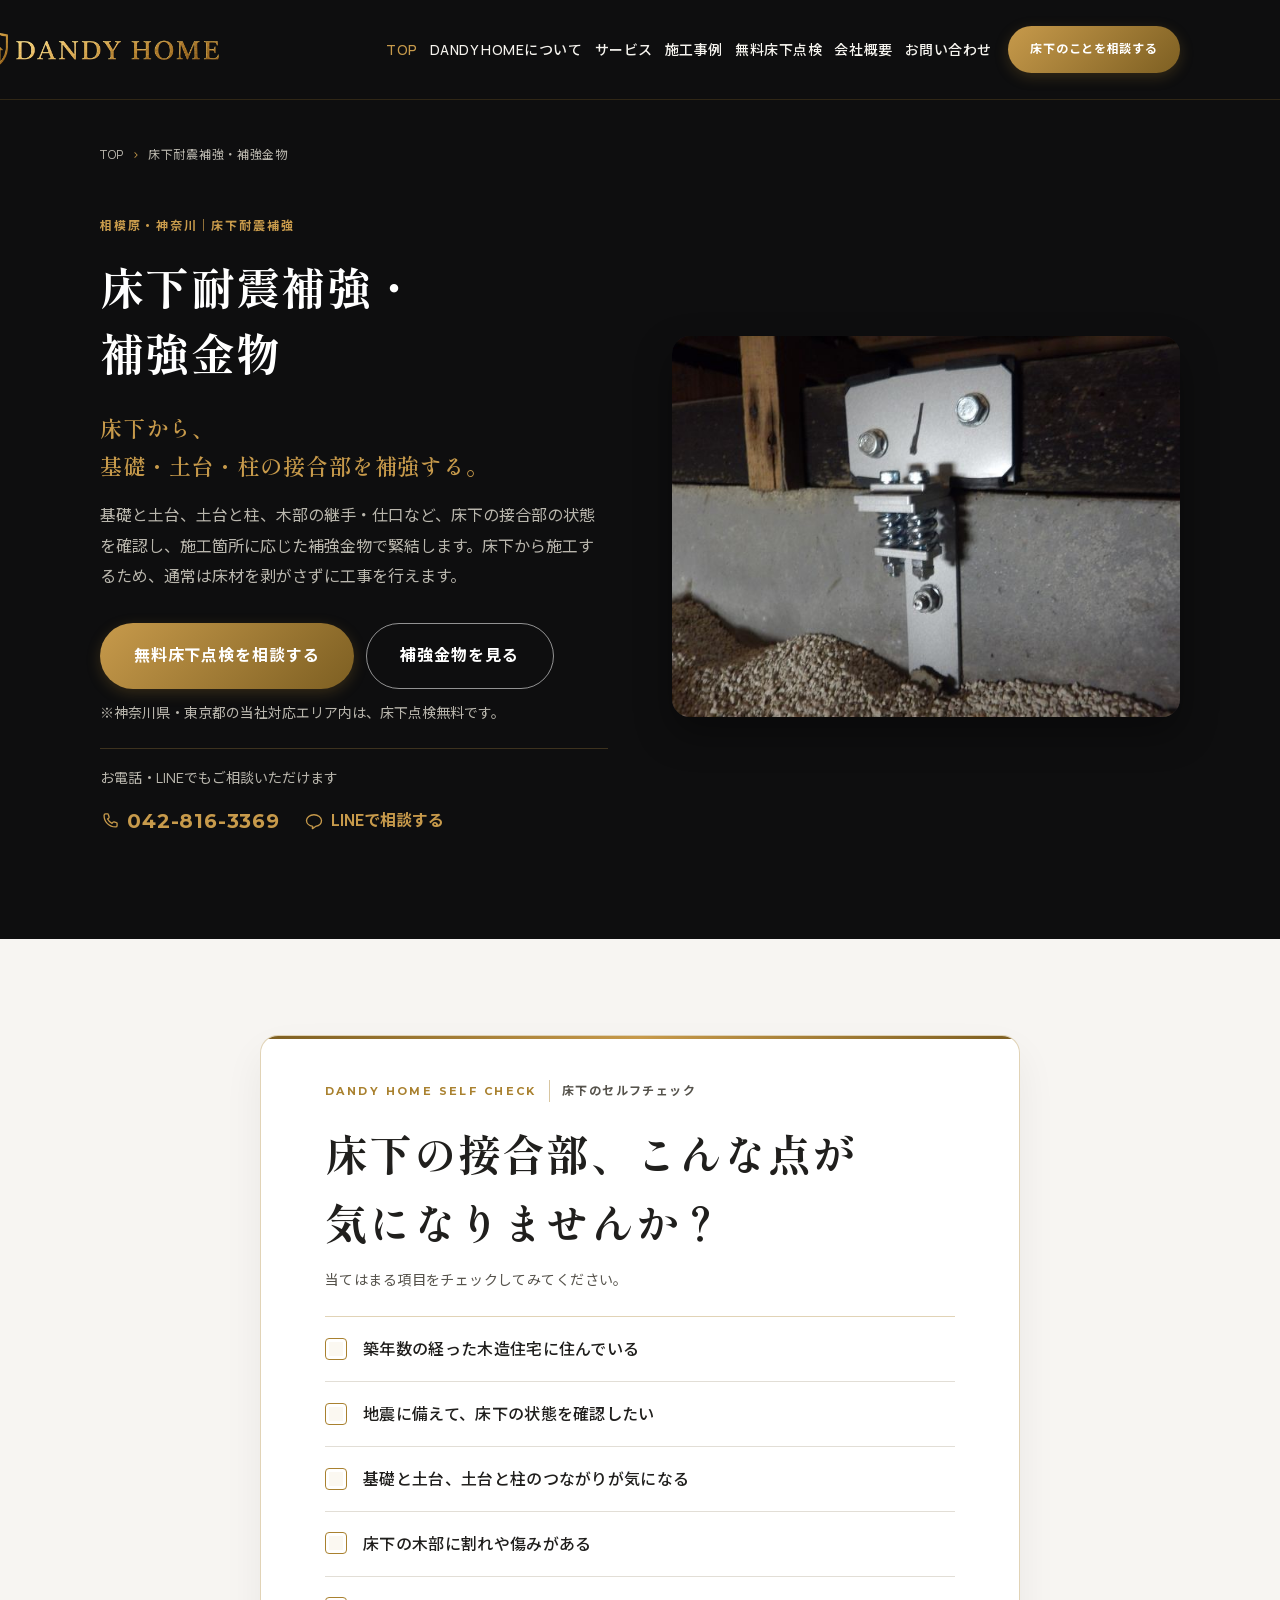
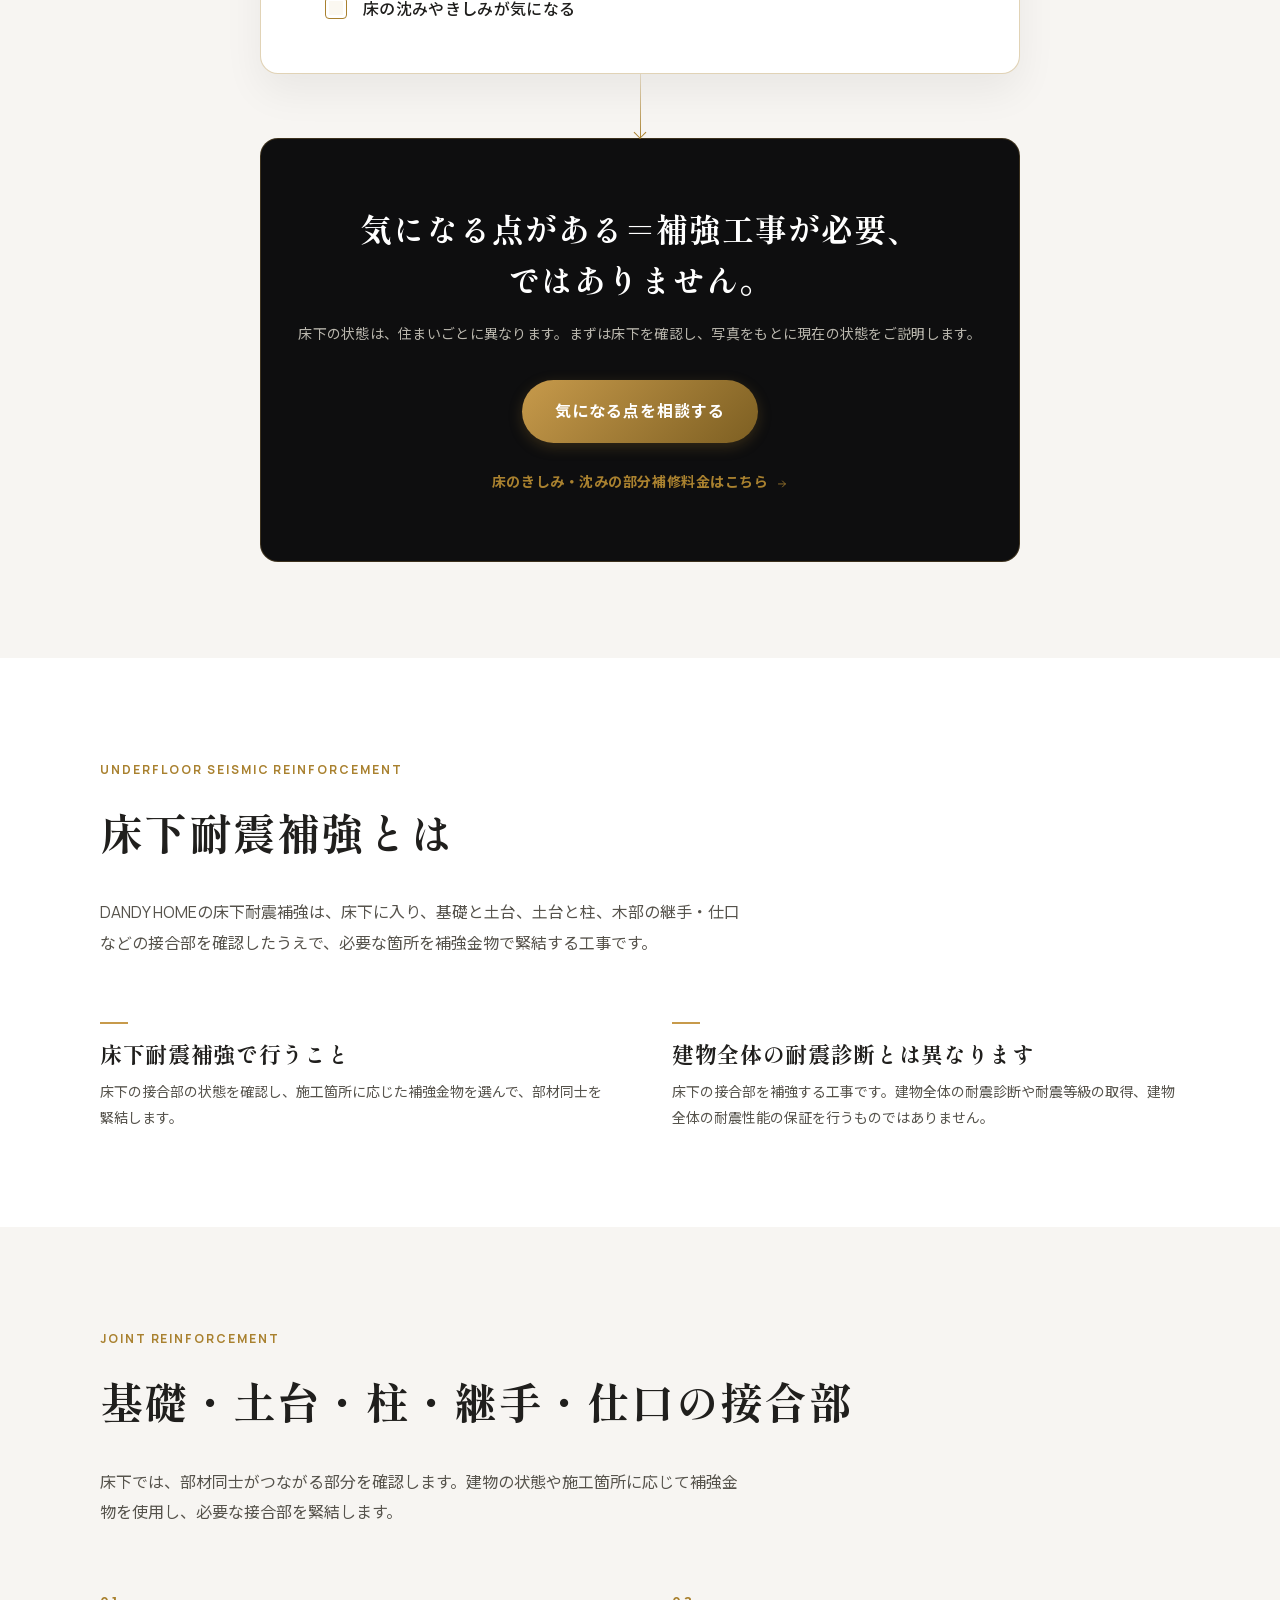
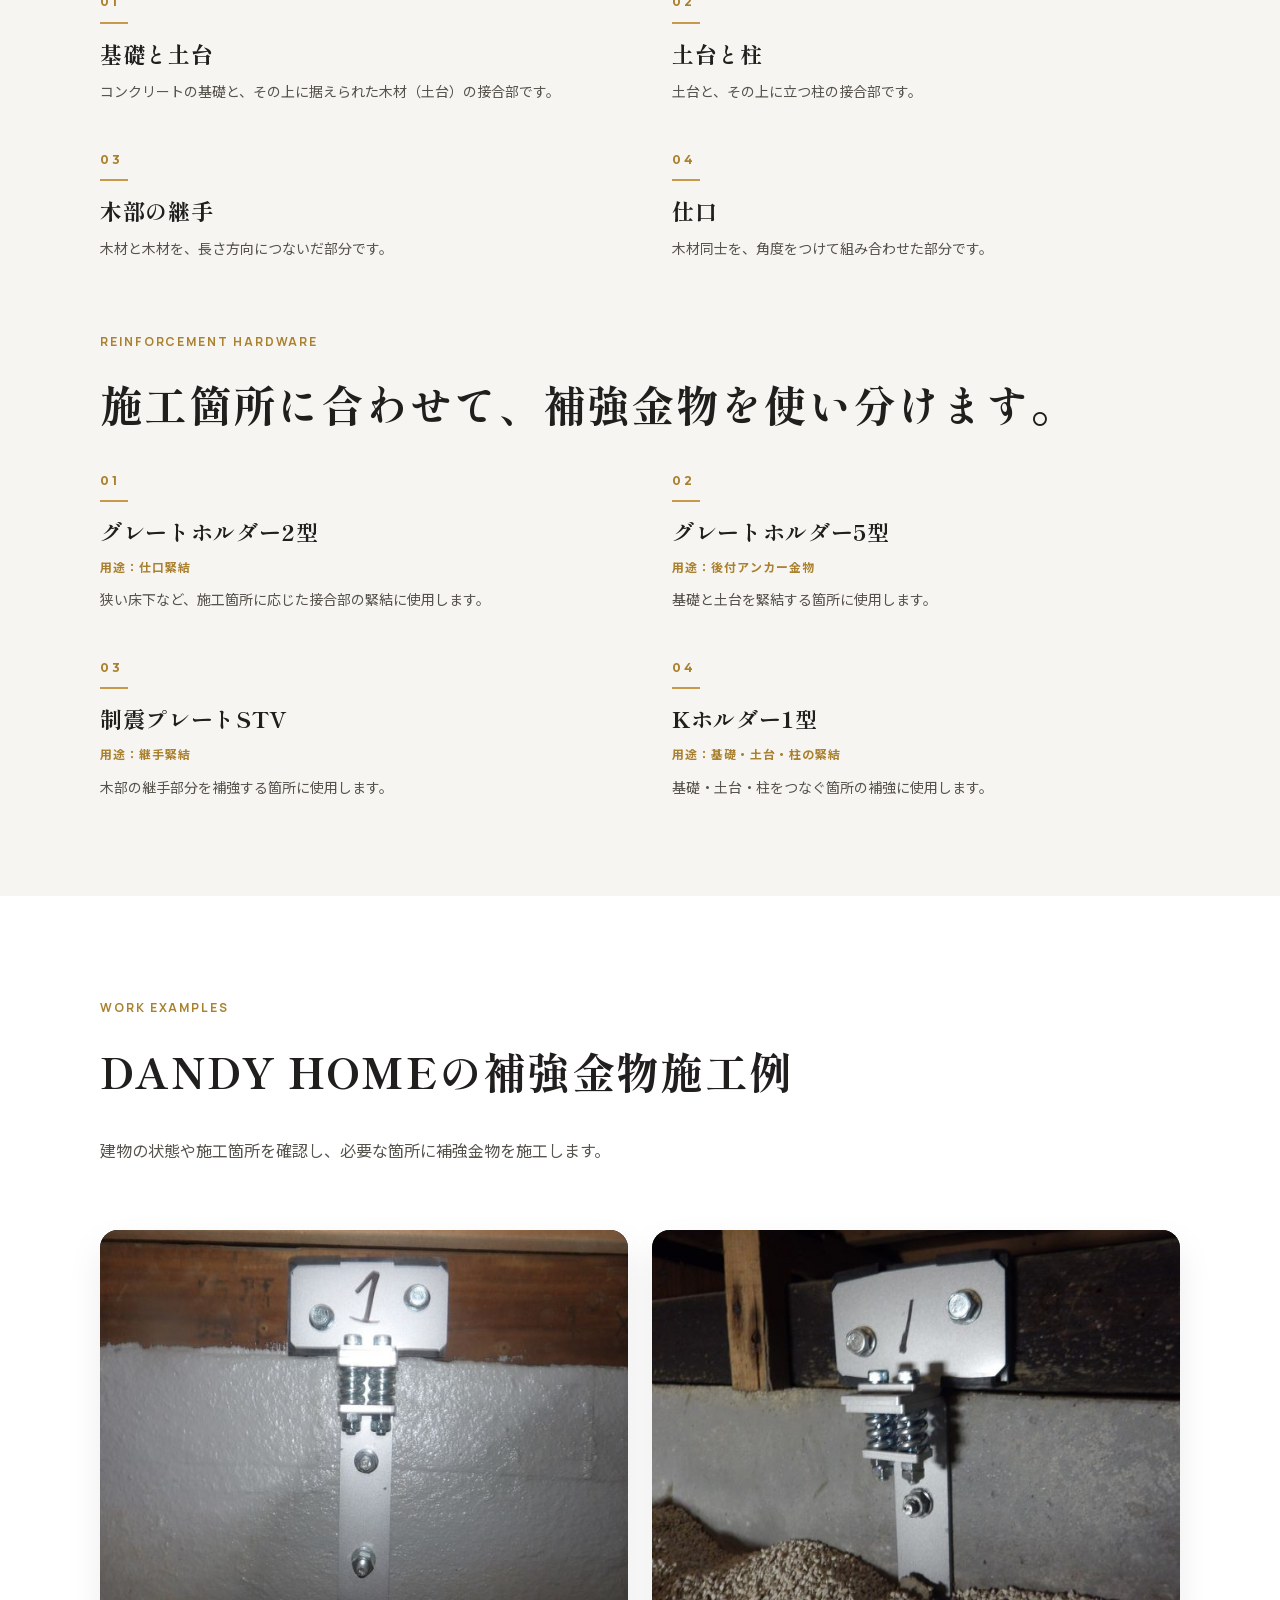
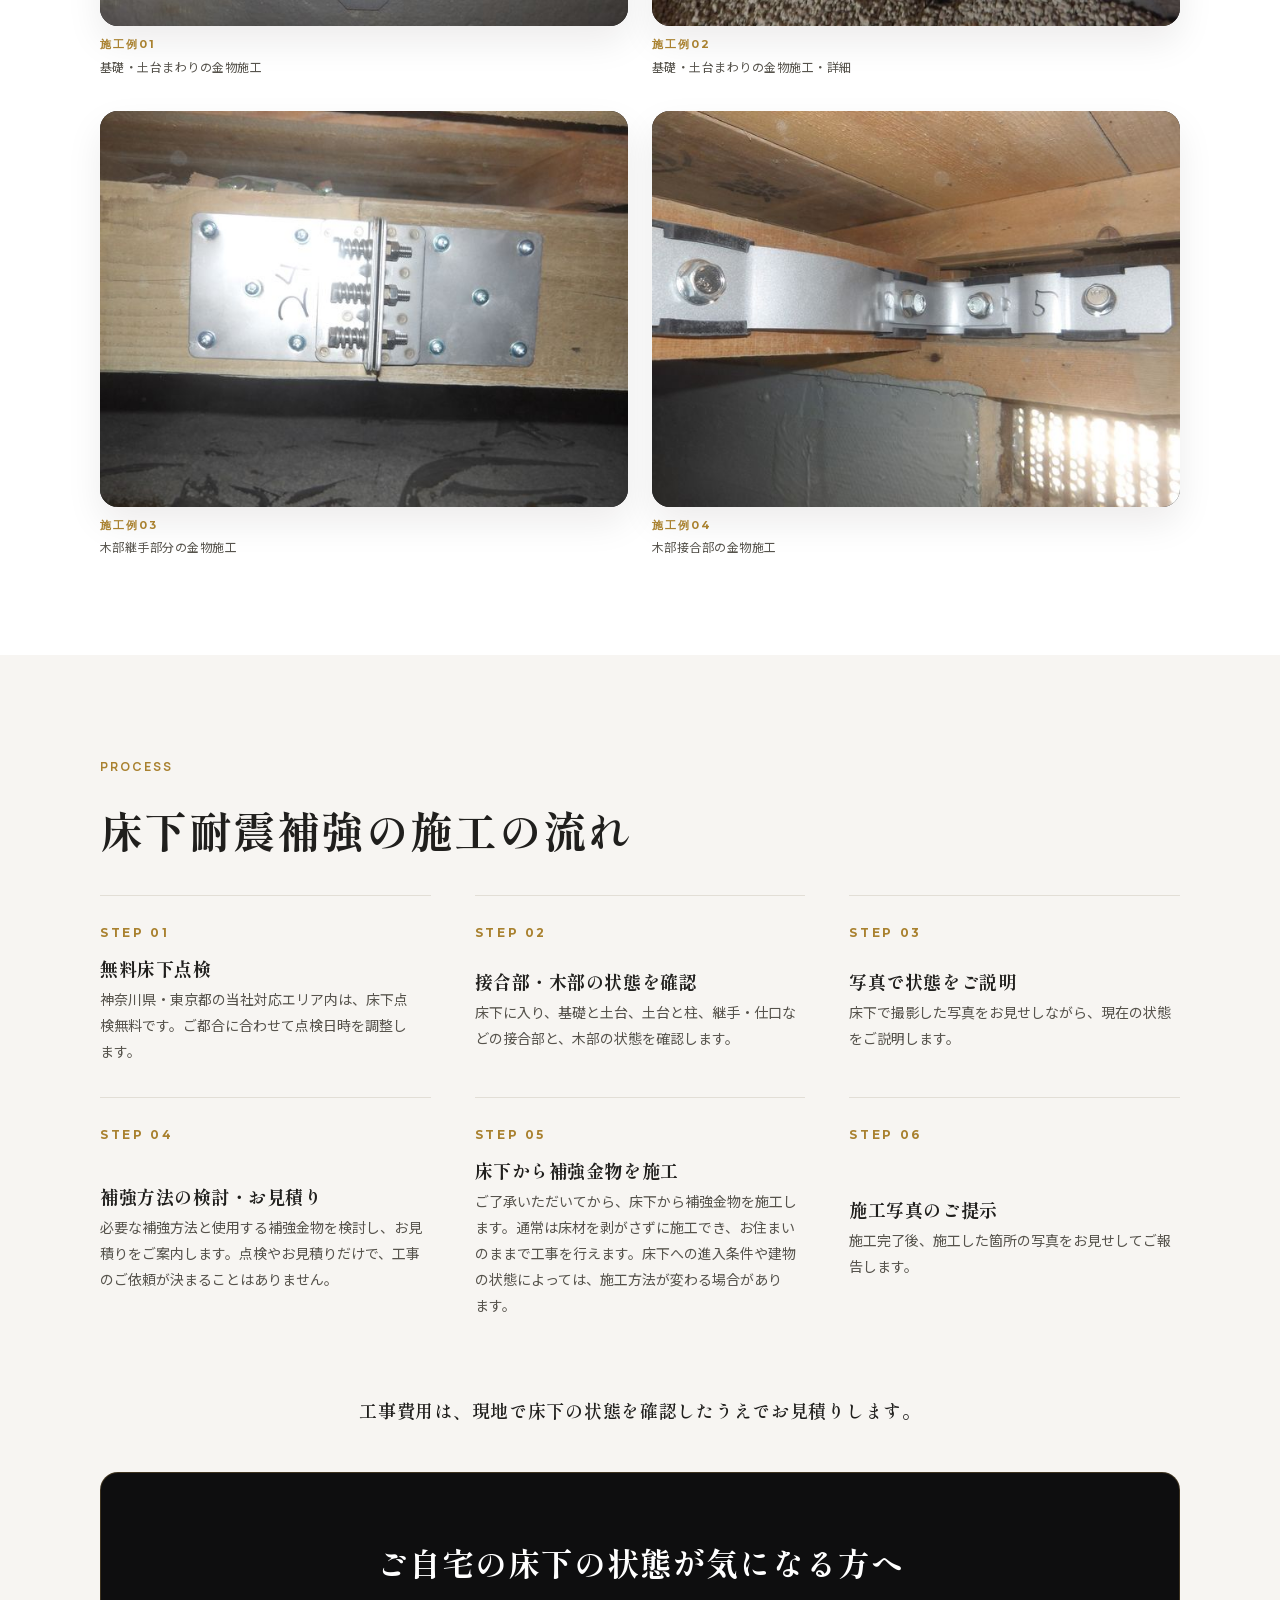
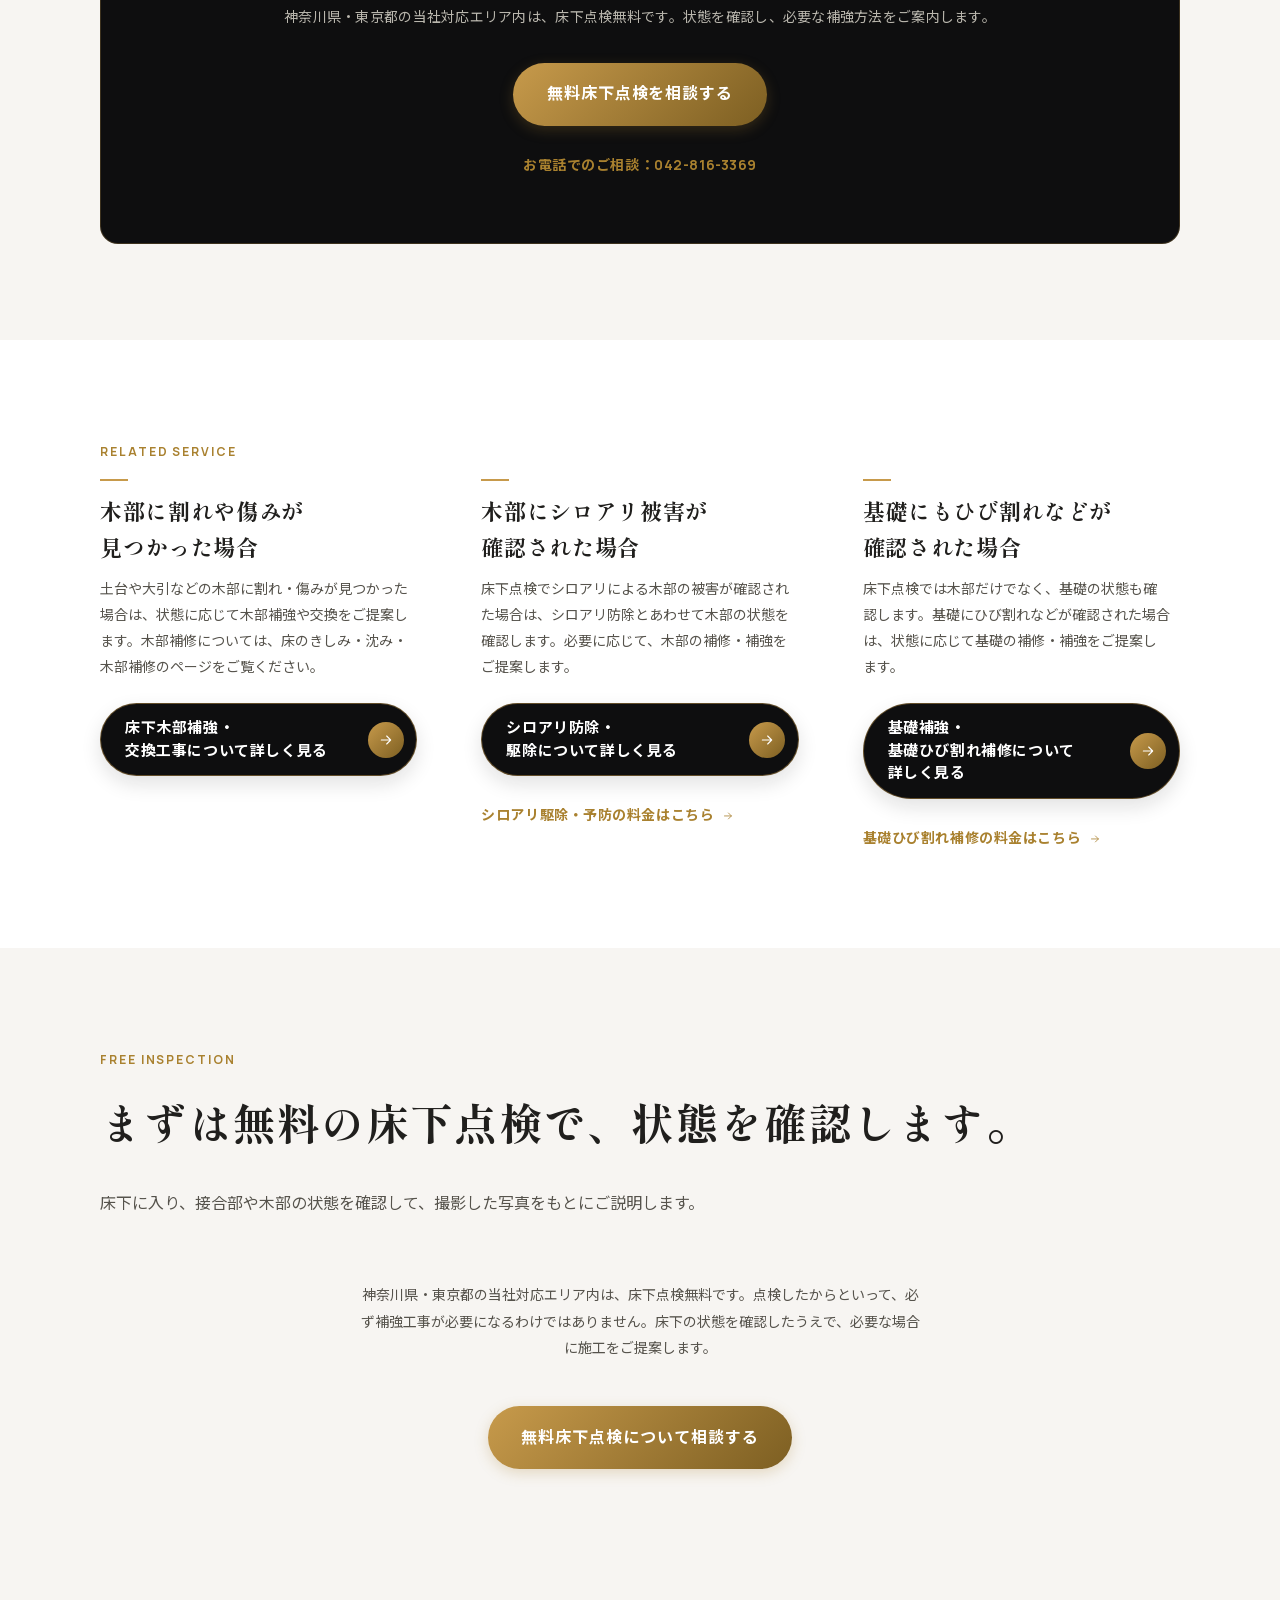
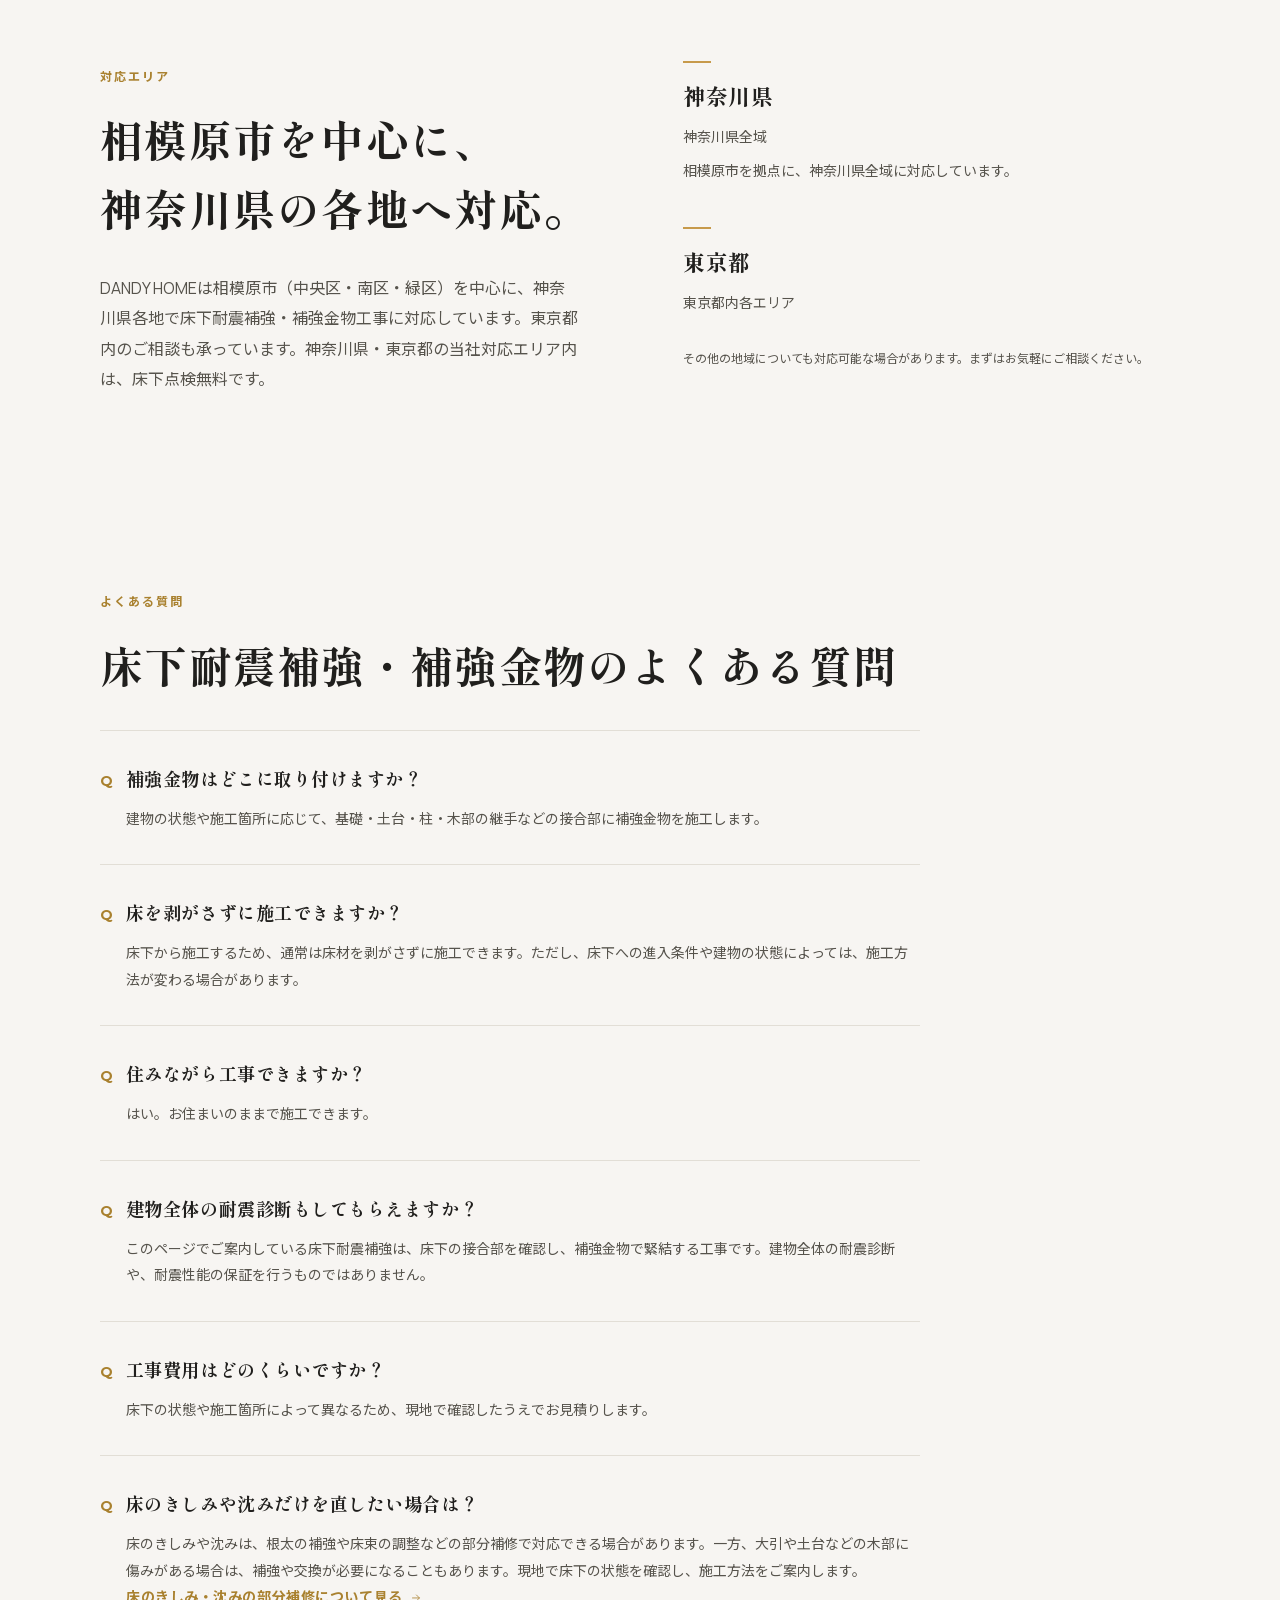
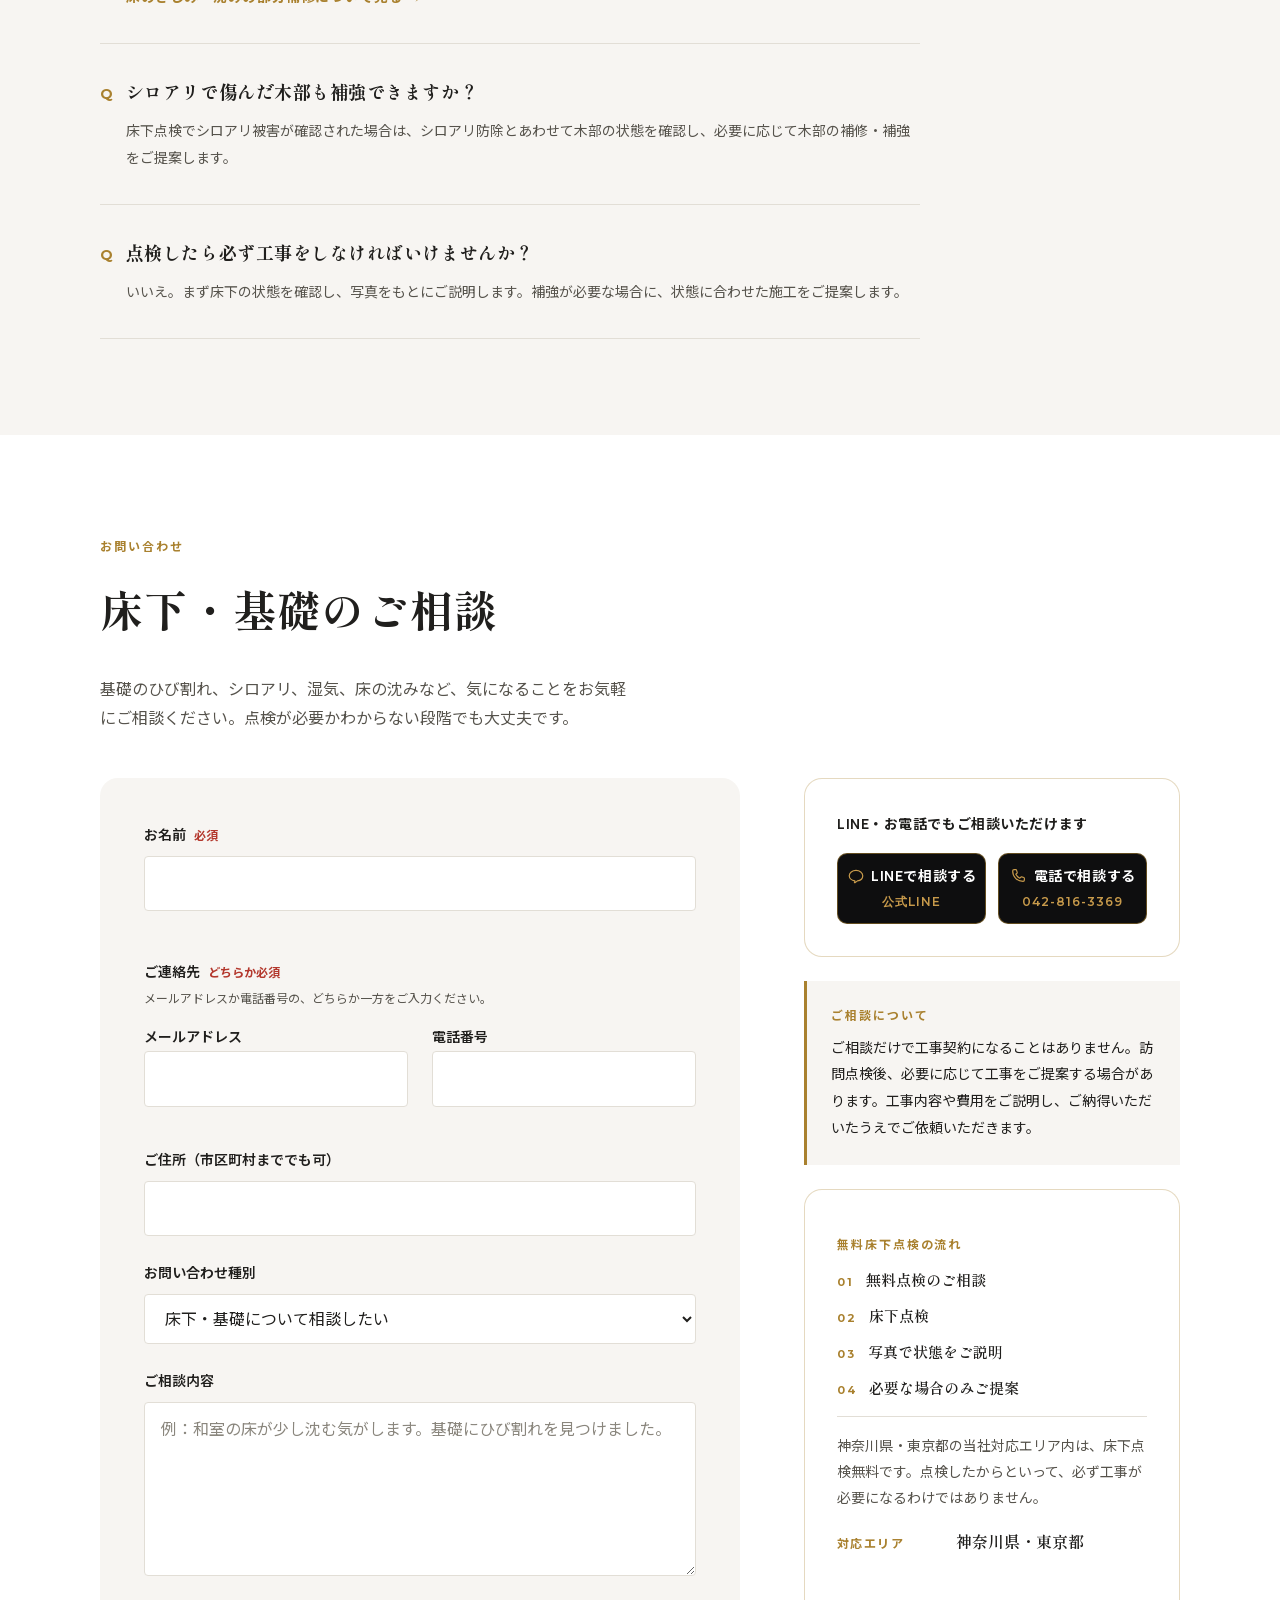
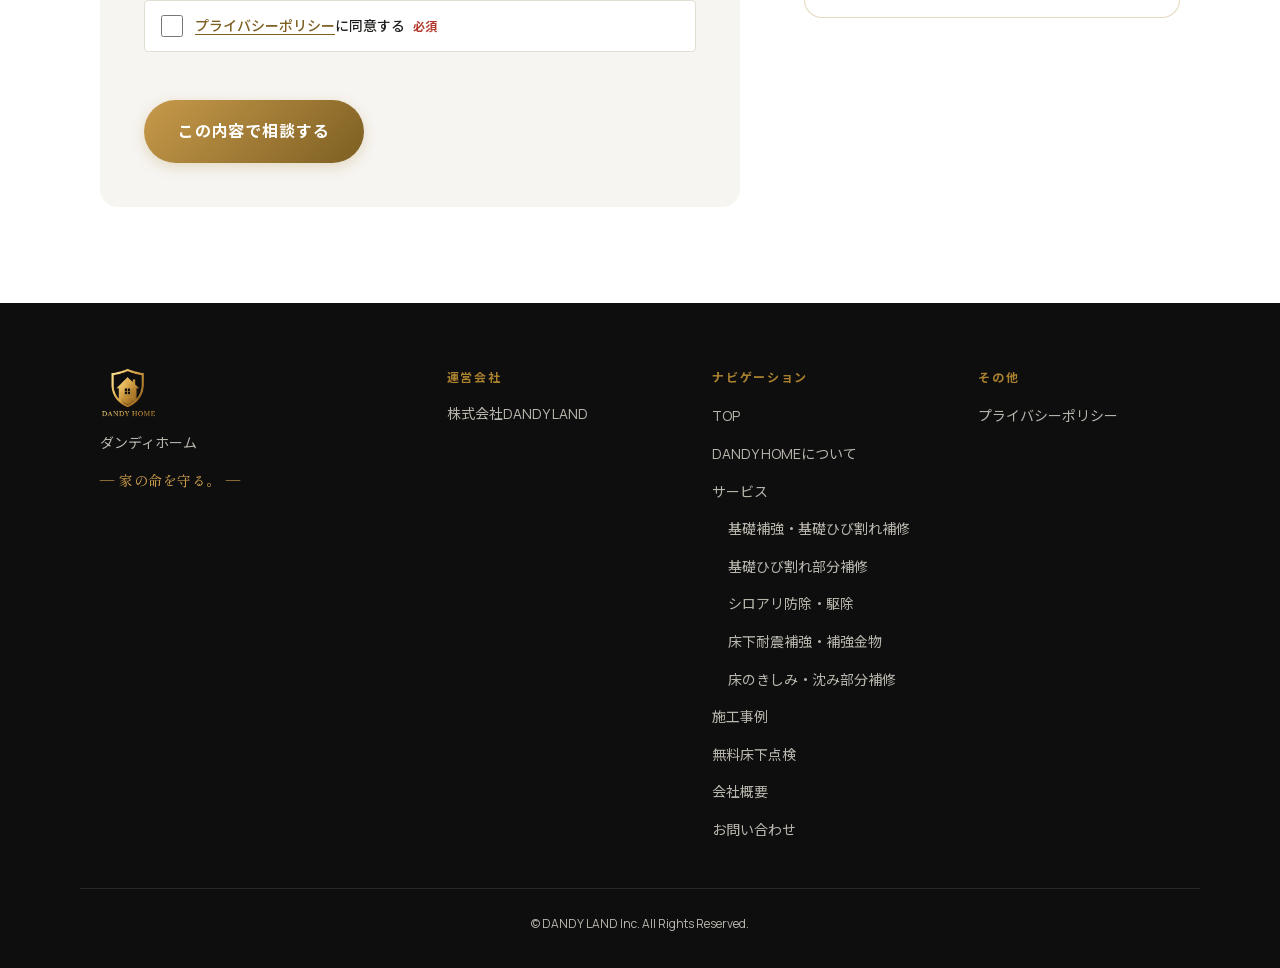
<file: underfloor-repair/index.html>
<!DOCTYPE html>
<html lang="ja">
<head>
  <meta charset="UTF-8">
  <meta name="viewport" content="width=device-width, initial-scale=1, viewport-fit=cover">
  <title>床下耐震補強・補強金物工事｜相模原市・神奈川｜DANDY HOME</title>
  <meta name="description" content="相模原市（中央区・南区・緑区）を中心に、神奈川県・東京都で床下耐震補強・補強金物工事に対応。基礎と土台、土台と柱、木部の継手などの接合部を確認し、施工箇所に応じた補強金物で緊結します。神奈川県・東京都の当社対応エリア内は床下点検無料。現地確認後にお見積りします。">
  <link rel="canonical" href="https://dandyland.co.jp/underfloor-repair/">
  <meta name="theme-color" content="#1a1a1a">
  <meta name="robots" content="index, follow">

  <!-- OGP -->
  <meta property="og:type" content="website">
  <meta property="og:site_name" content="DANDY HOME">
  <meta property="og:title" content="床下耐震補強・補強金物工事｜相模原市・神奈川｜DANDY HOME">
  <meta property="og:description" content="相模原市（中央区・南区・緑区）を中心に、神奈川県・東京都で床下耐震補強・補強金物工事に対応。基礎と土台、土台と柱、木部の継手などの接合部を確認し、施工箇所に応じた補強金物で緊結します。神奈川県・東京都の当社対応エリア内は床下点検無料。現地確認後にお見積りします。">
  <meta property="og:url" content="https://dandyland.co.jp/underfloor-repair/">
  <meta property="og:image" content="https://dandyland.co.jp/images/ogp/ogp-default.jpg">
  <meta property="og:locale" content="ja_JP">

  <!-- Twitter Card -->
  <meta name="twitter:card" content="summary_large_image">
  <meta name="twitter:title" content="床下耐震補強・補強金物工事｜相模原市・神奈川｜DANDY HOME">
  <meta name="twitter:description" content="相模原市（中央区・南区・緑区）を中心に、神奈川県・東京都で床下耐震補強・補強金物工事に対応。基礎と土台、土台と柱、木部の継手などの接合部を確認し、施工箇所に応じた補強金物で緊結します。神奈川県・東京都の当社対応エリア内は床下点検無料。現地確認後にお見積りします。">
  <meta name="twitter:image" content="https://dandyland.co.jp/images/ogp/ogp-default.jpg">

  <link rel="icon" href="/favicon.ico" sizes="any">
  <link rel="apple-touch-icon" href="/images/apple-touch-icon.png">

  <!-- Webフォントは /fonts/ から自社配信（サイトで使う文字だけのサブセット＋予備フォント）。
       文字を追加・変更したときは _tools/fonts/README.md の手順でサブセットを作り直す -->
  <link rel="stylesheet" href="/fonts/fonts.css" media="print" id="site-fonts">
  <script>
    (function () {
      // 読み込みの順番：ファーストビュー写真 → Webフォント → 予備フォントのCSS・画面外の写真。
      // 写真の読み込みが終わってからWebフォントを有効にし（写真の読み込みが失敗・停止した場合の保険として最長8秒）、
      // Webフォントの読み込みが終わったら（最長5秒）予備フォントのCSSを読み込んで firstviewloaded を知らせる
      var sheet = document.getElementById('site-fonts'), on = false, ready = false;
      function fontsOn() {
        if (on) return;
        on = true;
        sheet.media = 'all';
        requestAnimationFrame(function () { requestAnimationFrame(function () { document.fonts.ready.then(afterFonts); }); });
        setTimeout(afterFonts, 5000);
      }
      function afterFonts() {
        if (ready) return;
        ready = true;
        var l = document.createElement('link');
        l.rel = 'stylesheet';
        l.href = '/fonts/fonts-fallback.css';
        sheet.parentNode.insertBefore(l, sheet);
        window.firstViewLoaded = true;
        dispatchEvent(new Event('firstviewloaded'));
      }
      var hero = [].filter.call(document.querySelectorAll('link[rel="preload"][as="image"]'), function (l) { return matchMedia(l.media || 'all').matches; })[0];
      if (hero) { hero.addEventListener('load', fontsOn); hero.addEventListener('error', fontsOn); }
      else {
        // 背景写真のpreloadがないページは、最初の画面に表示される写真の読み込みを待つ
        document.addEventListener('DOMContentLoaded', function () {
          var wait = [].filter.call(document.images, function (img) {
            var r = img.getBoundingClientRect();
            return !img.complete && r.width > 0 && r.top < innerHeight && r.bottom > 0;
          });
          var left = wait.length;
          if (!left) return fontsOn();
          wait.forEach(function (img) {
            function done() { if (--left === 0) fontsOn(); }
            img.addEventListener('load', done); img.addEventListener('error', done);
          });
        });
      }
      setTimeout(fontsOn, 8000);
    })();
  </script>
  <noscript><link rel="stylesheet" href="/fonts/fonts-fallback.css"><link rel="stylesheet" href="/fonts/fonts.css"></noscript>

  <link rel="stylesheet" href="/css/style.css?v=20261021-1">
  <!-- /underfloor-repair/ 専用の追加スタイル（ファーストビューの補足・PC用の電話/LINE導線） -->
  <link rel="stylesheet" href="/css/underfloor-repair.css?v=20261118-1">

  <!-- 構造化データ：サービス（Service）とパンくずリスト（BreadcrumbList）。
       FAQPage 構造化データは使用しない。 -->
  <script type="application/ld+json">
{
  "@context": "https://schema.org",
  "@graph": [
    {
      "@type": "Service",
      "@id": "https://dandyland.co.jp/underfloor-repair/#service",
      "name": "床下耐震補強・補強金物",
      "serviceType": "床下耐震補強（補強金物による接合部の緊結）",
      "description": "床下から、基礎と土台、土台と柱、木部の継手・仕口などの接合部の状態を確認し、施工箇所に応じた補強金物で緊結する工事です。建物全体の耐震診断や耐震性能の保証を行うものではありません。工事費用は現地確認後にお見積りします。",
      "url": "https://dandyland.co.jp/underfloor-repair/",
      "provider": {
        "@type": "HomeAndConstructionBusiness",
        "@id": "https://dandyland.co.jp/#business",
        "name": "DANDY HOME",
        "alternateName": "ダンディホーム",
        "legalName": "株式会社DANDY LAND",
        "url": "https://dandyland.co.jp/",
        "telephone": "+81-42-816-3369",
        "address": {
          "@type": "PostalAddress",
          "addressCountry": "JP",
          "addressRegion": "神奈川県",
          "addressLocality": "相模原市中央区",
          "streetAddress": "中央6-6-13-402"
        }
      },
      "areaServed": [
        { "@type": "City", "name": "相模原市" },
        { "@type": "AdministrativeArea", "name": "神奈川県" },
        { "@type": "AdministrativeArea", "name": "東京都" }
      ]
    },
    {
      "@type": "BreadcrumbList",
      "itemListElement": [
        {
          "@type": "ListItem",
          "position": 1,
          "name": "TOP",
          "item": "https://dandyland.co.jp/"
        },
        {
          "@type": "ListItem",
          "position": 2,
          "name": "床下耐震補強・補強金物",
          "item": "https://dandyland.co.jp/underfloor-repair/"
        }
      ]
    }
  ]
}
  </script>

  <!-- Google アナリティクス 4（測定ID：G-KM2DSV4JS6）
       ・本番ドメイン（https://dandyland.co.jp）のときだけタグを読み込み、送信する。
         ローカル確認・プレビュー等ではページビューを含めて一切送信しない。
       ・同じページで二重に読み込まれても、2回目以降は何もしない（二重送信の防止）。
       ・電話・LINEのクリック（phone_click / line_click）とフォーム送信成功（generate_lead）は
         js/main.js から送る。フォームの入力内容・相談の種類はGA4に送らない。 -->
  <script>
    (function () {
      if (window.__dandyGa4Loaded) return;
      if (location.protocol !== 'https:' || location.hostname !== 'dandyland.co.jp') return;
      window.__dandyGa4Loaded = true;
      window.dataLayer = window.dataLayer || [];
      window.gtag = function () { window.dataLayer.push(arguments); };
      window.gtag('js', new Date());
      window.gtag('config', 'G-KM2DSV4JS6');
      var s = document.createElement('script');
      s.async = true;
      s.src = 'https://www.googletagmanager.com/gtag/js?id=G-KM2DSV4JS6';
      document.head.appendChild(s);
    })();
  </script>
</head>
<body>
  <a class="skip-link" href="#main-content">本文へスキップ</a>

  
  <header class="site-header" id="site-header">
    <div class="container site-header__inner">
      <a href="/#top" class="brand" aria-label="DANDY HOME トップへ">
        <span
          class="brand__icon"
          style="background-image: url('/images/logo/dandy-home-logo.png'); background-image: image-set(url('/images/logo/dandy-home-logo.webp') type('image/webp'), url('/images/logo/dandy-home-logo.png') type('image/png'));"
          role="img"
          aria-label="DANDY HOME（ダンディホーム）"
        ></span>
        <span
          class="brand__wordmark"
          style="background-image: url('/images/logo/dandy-home-logo.png'); background-image: image-set(url('/images/logo/dandy-home-logo.webp') type('image/webp'), url('/images/logo/dandy-home-logo.png') type('image/png'));"
          aria-hidden="true"
        ></span>
      </a>

      <nav class="main-nav" id="main-nav" aria-label="主要ナビゲーション">
        <ul class="main-nav__list">
          <li><a href="/#top" class="nav-link">TOP</a></li><li><a href="/#why-dandy-home" class="nav-link">DANDY HOMEについて</a></li><li><a href="/#capabilities" class="nav-link">サービス</a></li><li class="main-nav__sub"><a href="/foundation-repair/" class="nav-link nav-link--sub">基礎補強・基礎ひび割れ補修</a></li><li class="main-nav__sub"><a href="/foundation-crack/" class="nav-link nav-link--sub"><span class="sp-phrase">基礎ひび割れ</span> <span class="sp-phrase">部分補修</span></a></li><li class="main-nav__sub"><a href="/termite/" class="nav-link nav-link--sub">シロアリ防除・駆除</a></li><li class="main-nav__sub"><a href="/underfloor-repair/" class="nav-link nav-link--sub">床下耐震補強・補強金物</a></li><li class="main-nav__sub"><a href="/floor-repair/" class="nav-link nav-link--sub"><span class="sp-phrase">床のきしみ・沈み</span> <span class="sp-phrase">部分補修</span></a></li><li><a href="/#case-studies-preview" class="nav-link">施工事例</a></li><li><a href="/#inspection" class="nav-link">無料床下点検</a></li><li><a href="/#company" class="nav-link">会社概要</a></li><li><a href="/#contact" class="nav-link">お問い合わせ</a></li>
        </ul>
        <a href="#contact" class="btn btn--primary btn--nav" data-ga-event="form_cta_click" data-ga-position="header">床下のことを相談する</a>
      </nav>

      <button
        type="button"
        class="nav-toggle"
        id="nav-toggle"
        aria-expanded="false"
        aria-controls="main-nav"
        aria-label="メニューを開く"
      >
        <span class="nav-toggle__icon nav-toggle__icon--open"><span class="icon " aria-hidden="true"><svg viewBox="0 0 24 24" fill="none" stroke="currentColor" stroke-width="1.6" stroke-linecap="round" stroke-linejoin="round"><path d="M3 6h18M3 12h18M3 18h18"/></svg></span></span>
        <span class="nav-toggle__icon nav-toggle__icon--close"><span class="icon " aria-hidden="true"><svg viewBox="0 0 24 24" fill="none" stroke="currentColor" stroke-width="1.6" stroke-linecap="round" stroke-linejoin="round"><path d="M5 5l14 14M19 5L5 19"/></svg></span></span>
      </button>
    </div>
  </header>
  <div class="nav-overlay" id="nav-overlay" hidden></div>

  <main id="main-content" class="service-page">

  <section class="sp-hero" id="top">
    <div class="container">
      <nav class="sp-breadcrumb" aria-label="パンくずリスト">
        <ol>
          <li><a href="/">TOP</a></li>
          <li aria-current="page">床下耐震補強・補強金物</li>
        </ol>
      </nav>

      <div class="sp-hero__layout">
        <div class="sp-hero__text">
          <p class="section-eyebrow section-eyebrow--light">相模原・神奈川｜床下耐震補強</p>
          <h1 class="sp-hero__title">床下耐震補強・<br>補強金物</h1>
          <p class="sp-hero__copy">床下から、<br>基礎・土台・柱の接合部を補強する。</p>
          <p class="sp-hero__lead">
            基礎と土台、土台と柱、木部の継手・仕口など、床下の接合部の状態を確認し、施工箇所に応じた補強金物で緊結します。床下から施工するため、通常は床材を剥がさずに工事を行えます。
          </p>
          <div class="sp-hero__cta">
            <a href="#contact" class="btn btn--primary btn--large" data-ga-event="form_cta_click" data-ga-position="hero">無料床下点検を相談する</a>
            <a href="#hardware" class="btn btn--outline btn--large">補強金物を見る</a>
          </div>
          <p class="uf-hero-note"><span class="sp-phrase">※神奈川県・東京都の</span><span class="sp-phrase">当社対応エリア内は、</span><span class="sp-phrase">床下点検無料です。</span></p>
          <!-- 2. PC用の電話・LINE導線（スマホ・タブレットは固定CTAに電話・LINEがあるため、1200px以上でのみ表示） -->
          <div class="uf-hero-contact">
            <p class="uf-hero-contact__label">お電話・LINEでもご相談いただけます</p>
            <a href="tel:0428163369" class="uf-hero-contact__link" data-ga-position="hero" aria-label="電話で相談する（042-816-3369に発信します）"><svg class="uf-hero-contact__icon" viewBox="0 0 24 24" aria-hidden="true" focusable="false"><path d="M6.7 3.5h2.4c.4 0 .8.3.9.7l.9 3c.1.4 0 .8-.3 1.1L9.1 9.6a12.4 12.4 0 0 0 5.3 5.3l1.3-1.5c.3-.3.7-.4 1.1-.3l3 .9c.4.1.7.5.7.9v2.4c0 1-.8 1.8-1.8 1.8C10.9 19.1 4.9 13.1 4.9 5.3c0-1 .8-1.8 1.8-1.8z" fill="none" stroke="currentColor" stroke-width="1.6" stroke-linejoin="round"/></svg><span class="uf-hero-contact__num">042-816-3369</span></a>
            <a href="https://lin.ee/wMZ3Qpj" class="uf-hero-contact__link" data-ga-position="hero" target="_blank" rel="noopener noreferrer" aria-label="LINEで相談する（DANDY HOME公式LINE・新しいタブで開きます）"><svg class="uf-hero-contact__icon" viewBox="0 0 24 24" aria-hidden="true" focusable="false"><path d="M12 4.5c-4.97 0-9 3.13-9 7 0 3.47 3.24 6.35 7.49 6.9l-.55 2.06c-.1.38.32.67.64.45l3.3-2.4C18 17.86 21 15 21 11.5c0-3.87-4.03-7-9-7z" fill="none" stroke="currentColor" stroke-width="1.6" stroke-linejoin="round"/></svg><span>LINEで相談する</span></a>
          </div>
        </div>

        <figure class="sp-hero__photo">
          <img src="/images/case-studies/underfloor-05-hardware-base-angle.jpg" srcset="/images/case-studies/underfloor-05-hardware-base-angle-640.jpg 640w, /images/case-studies/underfloor-05-hardware-base-angle-960.jpg 960w, /images/case-studies/underfloor-05-hardware-base-angle-1280.jpg 1280w, /images/case-studies/underfloor-05-hardware-base-angle.jpg 1600w" sizes="(min-width: 1024px) 508px, (min-width: 768px) calc(100.0vw - 40px), calc(100.0vw - 40px)" alt="床下の基礎と土台の間に施工した補強金物" width="1600" height="1200" fetchpriority="high" />
        </figure>
      </div>
    </div>
  </section>

  <section class="section sp-section--alt self-check-section" id="symptoms">
    <div class="container">
      <div class="self-check">
        <div class="self-check__head">
          <p class="self-check__brand"><span class="self-check__brand-mark" lang="en">DANDY HOME SELF CHECK</span><span class="self-check__brand-label">床下のセルフチェック</span></p>
          <h2 class="section-title self-check__title"><span class="sp-phrase">床下の接合部、</span><span class="sp-phrase">こんな点が</span><span class="sp-phrase">気になりませんか？</span></h2>
          <p class="self-check__lead"><span class="sp-phrase">当てはまる項目を</span><span class="sp-phrase">チェックしてみてください。</span></p>
        </div>
        <ul class="self-check__list">
          <li><span class="self-check__text"><span class="sp-phrase">築年数の経った</span><span class="sp-phrase">木造住宅に住んでいる</span></span></li>
          <li><span class="self-check__text"><span class="sp-phrase">地震に備えて、</span><span class="sp-phrase">床下の状態を確認したい</span></span></li>
          <li><span class="self-check__text"><span class="sp-phrase">基礎と土台、土台と柱の</span><span class="sp-phrase">つながりが気になる</span></span></li>
          <li><span class="self-check__text"><span class="sp-phrase">床下の木部に</span><span class="sp-phrase">割れや傷みがある</span></span></li>
          <li><span class="self-check__text"><span class="sp-phrase">床の沈みや</span><span class="sp-phrase">きしみが気になる</span></span></li>
        </ul>
      </div>

      <div class="self-check__next" aria-hidden="true"></div>

      <div class="symptom-detail__message">
        <p class="symptom-detail__message-title"><span class="sp-phrase">気になる点がある＝</span><span class="sp-phrase">補強工事が必要、</span><br>ではありません。</p>
        <p class="symptom-detail__message-desc">
          <span class="sp-phrase">床下の状態は、</span><span class="sp-phrase">住まいごとに異なります。</span><span class="sp-phrase">まずは床下を確認し、</span><span class="sp-phrase">写真をもとに</span><span class="sp-phrase">現在の状態をご説明します。</span>
        </p>
        <div class="symptom-detail__cta">
          <a href="#contact" class="btn btn--primary btn--large" data-ga-event="form_cta_click" data-ga-position="self_check">気になる点を相談する</a>
          <p class="service-link"><a href="/floor-repair/" class="case-preview__more-link"><span><span class="sp-phrase">床のきしみ・沈みの</span><span class="sp-phrase sp-phrase--nowrap">部分補修料金はこちら <span class="icon " aria-hidden="true"><svg viewBox="0 0 24 24" fill="none" stroke="currentColor" stroke-width="1.6" stroke-linecap="round" stroke-linejoin="round"><path d="M5 12h14M13 6l6 6-6 6"/></svg></span></span></span></a></p>
        </div>
      </div>
    </div>
  </section>

  <section class="section" id="about">
    <div class="container">
      <p class="section-eyebrow" lang="en">UNDERFLOOR SEISMIC REINFORCEMENT</p>
      <h2 class="section-title">床下耐震補強とは</h2>
      <p class="sp-lead">
        DANDY HOMEの床下耐震補強は、床下に入り、基礎と土台、土台と柱、木部の継手・仕口などの接合部を確認したうえで、必要な箇所を補強金物で緊結する工事です。
      </p>
      <ul class="sp-points sp-points--2">
        <li class="sp-point">
          <span class="sp-point__rule" aria-hidden="true"></span>
          <h3 class="sp-point__title"><span class="sp-phrase">床下耐震補強で</span><span class="sp-phrase">行うこと</span></h3>
          <p class="sp-point__desc">床下の接合部の状態を確認し、施工箇所に応じた補強金物を選んで、部材同士を緊結します。</p>
        </li>
        <li class="sp-point">
          <span class="sp-point__rule" aria-hidden="true"></span>
          <h3 class="sp-point__title"><span class="sp-phrase">建物全体の</span><span class="sp-phrase">耐震診断とは異なります</span></h3>
          <p class="sp-point__desc">床下の接合部を補強する工事です。建物全体の耐震診断や耐震等級の取得、建物全体の耐震性能の保証を行うものではありません。</p>
        </li>
      </ul>
    </div>
  </section>

  <section class="section sp-section--alt" id="joint">
    <div class="container">
      <p class="section-eyebrow" lang="en">JOINT REINFORCEMENT</p>
      <h2 class="section-title"><span class="sp-phrase">基礎・土台・柱・</span><span class="sp-phrase">継手・仕口の接合部</span></h2>
      <p class="sp-lead">
        床下では、部材同士がつながる部分を確認します。建物の状態や施工箇所に応じて補強金物を使用し、必要な接合部を緊結します。
      </p>
      <ul class="sp-points sp-points--2">
        <li class="sp-point">
          <p class="sp-point__number">01</p>
          <span class="sp-point__rule" aria-hidden="true"></span>
          <h3 class="sp-point__title">基礎と土台</h3>
          <p class="sp-point__desc">コンクリートの基礎と、その上に据えられた木材（土台）の接合部です。</p>
        </li>
        <li class="sp-point">
          <p class="sp-point__number">02</p>
          <span class="sp-point__rule" aria-hidden="true"></span>
          <h3 class="sp-point__title">土台と柱</h3>
          <p class="sp-point__desc">土台と、その上に立つ柱の接合部です。</p>
        </li>
        <li class="sp-point">
          <p class="sp-point__number">03</p>
          <span class="sp-point__rule" aria-hidden="true"></span>
          <h3 class="sp-point__title">木部の継手</h3>
          <p class="sp-point__desc">木材と木材を、長さ方向につないだ部分です。</p>
        </li>
        <li class="sp-point">
          <p class="sp-point__number">04</p>
          <span class="sp-point__rule" aria-hidden="true"></span>
          <h3 class="sp-point__title">仕口</h3>
          <p class="sp-point__desc">木材同士を、角度をつけて組み合わせた部分です。</p>
        </li>
      </ul>
      <div class="sp-process">
        <p class="section-eyebrow" lang="en">REINFORCEMENT HARDWARE</p>
        <h2 class="section-title" id="hardware"><span class="sp-phrase">施工箇所に合わせて、</span><span class="sp-phrase">補強金物を</span><span class="sp-phrase">使い分けます。</span></h2>
        <ul class="sp-points sp-points--2">
          <li class="sp-point">
            <p class="sp-point__number">01</p>
            <span class="sp-point__rule" aria-hidden="true"></span>
            <h3 class="sp-point__title">グレートホルダー2型</h3>
            <p class="sp-point__tag">用途：仕口緊結</p>
            <p class="sp-point__desc">狭い床下など、施工箇所に応じた接合部の緊結に使用します。</p>
          </li>
          <li class="sp-point">
            <p class="sp-point__number">02</p>
            <span class="sp-point__rule" aria-hidden="true"></span>
            <h3 class="sp-point__title">グレートホルダー5型</h3>
            <p class="sp-point__tag">用途：後付アンカー金物</p>
            <p class="sp-point__desc">基礎と土台を緊結する箇所に使用します。</p>
          </li>
          <li class="sp-point">
            <p class="sp-point__number">03</p>
            <span class="sp-point__rule" aria-hidden="true"></span>
            <h3 class="sp-point__title">制震プレートSTV</h3>
            <p class="sp-point__tag">用途：継手緊結</p>
            <p class="sp-point__desc">木部の継手部分を補強する箇所に使用します。</p>
          </li>
          <li class="sp-point">
            <p class="sp-point__number">04</p>
            <span class="sp-point__rule" aria-hidden="true"></span>
            <h3 class="sp-point__title">Kホルダー1型</h3>
            <p class="sp-point__tag">用途：基礎・土台・柱の緊結</p>
            <p class="sp-point__desc">基礎・土台・柱をつなぐ箇所の補強に使用します。</p>
          </li>
        </ul>
      </div>
    </div>
  </section>

  <section class="section" id="examples">
    <div class="container">
      <p class="section-eyebrow" lang="en">WORK EXAMPLES</p>
      <h2 class="section-title"><span class="sp-phrase">DANDY HOMEの</span><span class="sp-phrase">補強金物施工例</span></h2>
      <p class="sp-lead">
        建物の状態や施工箇所を確認し、必要な箇所に補強金物を施工します。
      </p>
      <ul class="sp-gallery sp-gallery--2">
        <li>
          <figure class="sp-figure sp-figure--landscape">
            <div class="sp-figure__photo">
              <img src="/images/case-studies/underfloor-04-hardware-base.jpg" srcset="/images/case-studies/underfloor-04-hardware-base-640.jpg 640w, /images/case-studies/underfloor-04-hardware-base-960.jpg 960w, /images/case-studies/underfloor-04-hardware-base-1280.jpg 1280w, /images/case-studies/underfloor-04-hardware-base.jpg 1600w" sizes="(min-width: 1024px) 528px, (min-width: 768px) calc(50.0vw - 32px), calc(100.0vw - 40px)" alt="基礎と土台の間に縦方向に施工した補強金物" width="1600" height="1200" loading="lazy" decoding="async" />
            </div>
            <figcaption class="sp-figure__caption"><span class="uf-example-no">施工例01</span>基礎・土台まわりの金物施工</figcaption>
          </figure>
        </li>
        <li>
          <figure class="sp-figure sp-figure--landscape">
            <div class="sp-figure__photo">
              <img src="/images/case-studies/underfloor-05-hardware-base-angle.jpg" srcset="/images/case-studies/underfloor-05-hardware-base-angle-640.jpg 640w, /images/case-studies/underfloor-05-hardware-base-angle-960.jpg 960w, /images/case-studies/underfloor-05-hardware-base-angle-1280.jpg 1280w, /images/case-studies/underfloor-05-hardware-base-angle.jpg 1600w" sizes="(min-width: 1024px) 528px, (min-width: 768px) calc(50.0vw - 32px), calc(100.0vw - 40px)" alt="基礎と土台まわりに施工した補強金物を別角度から撮影" width="1600" height="1200" loading="lazy" decoding="async" />
            </div>
            <figcaption class="sp-figure__caption"><span class="uf-example-no">施工例02</span>基礎・土台まわりの金物施工・詳細</figcaption>
          </figure>
        </li>
        <li>
          <figure class="sp-figure sp-figure--landscape">
            <div class="sp-figure__photo">
              <img src="/images/case-studies/underfloor-06-hardware-splice.jpg" srcset="/images/case-studies/underfloor-06-hardware-splice-640.jpg 640w, /images/case-studies/underfloor-06-hardware-splice-960.jpg 960w, /images/case-studies/underfloor-06-hardware-splice-1280.jpg 1280w, /images/case-studies/underfloor-06-hardware-splice.jpg 1600w" sizes="(min-width: 1024px) 528px, (min-width: 768px) calc(50.0vw - 32px), calc(100.0vw - 40px)" alt="木部の継手をまたいで施工したプレート状の補強金物" width="1600" height="1200" loading="lazy" decoding="async" />
            </div>
            <figcaption class="sp-figure__caption"><span class="uf-example-no">施工例03</span>木部継手部分の金物施工</figcaption>
          </figure>
        </li>
        <li>
          <figure class="sp-figure sp-figure--landscape">
            <div class="sp-figure__photo">
              <img src="/images/case-studies/underfloor-07-hardware-joint.jpg" srcset="/images/case-studies/underfloor-07-hardware-joint-640.jpg 640w, /images/case-studies/underfloor-07-hardware-joint-960.jpg 960w, /images/case-studies/underfloor-07-hardware-joint-1280.jpg 1280w, /images/case-studies/underfloor-07-hardware-joint.jpg 1600w" sizes="(min-width: 1024px) 528px, (min-width: 768px) calc(50.0vw - 32px), calc(100.0vw - 40px)" alt="床下の木部同士の接合部分に施工した横長の補強金物" width="1600" height="1200" loading="lazy" decoding="async" />
            </div>
            <figcaption class="sp-figure__caption"><span class="uf-example-no">施工例04</span>木部接合部の金物施工</figcaption>
          </figure>
        </li>
      </ul>
    </div>
  </section>

  <section class="section sp-section--alt" id="process">
    <div class="container">
      <p class="section-eyebrow" lang="en">PROCESS</p>
      <h2 class="section-title"><span class="sp-phrase">床下耐震補強の</span><span class="sp-phrase">施工の流れ</span></h2>
      <ol class="sp-steps">
        <li class="sp-step">
          <p class="sp-step__number">STEP 01</p>
          <div class="sp-step__body">
            <h3 class="sp-step__title">無料床下点検</h3>
            <p class="sp-step__desc">神奈川県・東京都の当社対応エリア内は、床下点検無料です。ご都合に合わせて点検日時を調整します。</p>
          </div>
        </li>
        <li class="sp-step">
          <p class="sp-step__number">STEP 02</p>
          <div class="sp-step__body">
            <h3 class="sp-step__title">接合部・木部の状態を確認</h3>
            <p class="sp-step__desc">床下に入り、基礎と土台、土台と柱、継手・仕口などの接合部と、木部の状態を確認します。</p>
          </div>
        </li>
        <li class="sp-step">
          <p class="sp-step__number">STEP 03</p>
          <div class="sp-step__body">
            <h3 class="sp-step__title">写真で状態をご説明</h3>
            <p class="sp-step__desc">床下で撮影した写真をお見せしながら、現在の状態をご説明します。</p>
          </div>
        </li>
        <li class="sp-step">
          <p class="sp-step__number">STEP 04</p>
          <div class="sp-step__body">
            <h3 class="sp-step__title">補強方法の検討・お見積り</h3>
            <p class="sp-step__desc">必要な補強方法と使用する補強金物を検討し、お見積りをご案内します。点検やお見積りだけで、工事のご依頼が決まることはありません。</p>
          </div>
        </li>
        <li class="sp-step">
          <p class="sp-step__number">STEP 05</p>
          <div class="sp-step__body">
            <h3 class="sp-step__title">床下から補強金物を施工</h3>
            <p class="sp-step__desc">ご了承いただいてから、床下から補強金物を施工します。通常は床材を剥がさずに施工でき、お住まいのままで工事を行えます。床下への進入条件や建物の状態によっては、施工方法が変わる場合があります。</p>
          </div>
        </li>
        <li class="sp-step">
          <p class="sp-step__number">STEP 06</p>
          <div class="sp-step__body">
            <h3 class="sp-step__title">施工写真のご提示</h3>
            <p class="sp-step__desc">施工完了後、施工した箇所の写真をお見せしてご報告します。</p>
          </div>
        </li>
      </ol>
      <p class="uf-summary-note">工事費用は、現地で床下の状態を確認したうえでお見積りします。</p>
      <div class="sp-cta-row">
        <div class="symptom-detail__message">
          <p class="symptom-detail__message-title"><span class="sp-phrase">ご自宅の床下の状態が</span><span class="sp-phrase">気になる方へ</span></p>
          <p class="symptom-detail__message-desc"><span class="sp-phrase">神奈川県・東京都の</span><span class="sp-phrase">当社対応エリア内は、</span><span class="sp-phrase">床下点検無料です。</span><span class="sp-phrase">状態を確認し、</span><span class="sp-phrase">必要な補強方法をご案内します。</span></p>
          <div class="symptom-detail__cta">
            <a href="#contact" class="btn btn--primary btn--large" data-ga-event="form_cta_click" data-ga-position="process">無料床下点検を相談する</a>
            <p class="service-link"><a href="tel:0428163369" class="case-preview__more-link" data-ga-position="process" aria-label="電話で相談する（042-816-3369に発信します）"><span><span class="sp-phrase">お電話でのご相談：</span><span class="sp-phrase sp-phrase--nowrap">042-816-3369</span></span></a></p>
          </div>
        </div>
      </div>
    </div>
  </section>

  <section class="section" id="related">
    <div class="container">
      <p class="section-eyebrow" lang="en">RELATED SERVICE</p>
      <div class="sp-points sp-points--3 uf-related">
        <div class="sp-point">
          <span class="sp-point__rule" aria-hidden="true"></span>
          <h2 class="sp-point__title uf-related__title"><span class="sp-phrase">木部に割れや傷みが</span><span class="sp-phrase">見つかった場合</span></h2>
          <p class="sp-point__desc">土台や大引などの木部に割れ・傷みが見つかった場合は、状態に応じて木部補強や交換をご提案します。木部補修については、床のきしみ・沈み・木部補修のページをご覧ください。</p>
          <p class="service-link"><a href="/floor-repair/#wood-repair" class="service-link__btn"><span class="service-link__text"><span class="sp-phrase">床下木部補強・</span><span class="sp-phrase">交換工事について</span><span class="sp-phrase">詳しく見る</span></span><span class="service-link__arrow" aria-hidden="true"><svg viewBox="0 0 24 24" fill="none" stroke="currentColor" stroke-width="1.6" stroke-linecap="round" stroke-linejoin="round"><path d="M5 12h14M13 6l6 6-6 6"/></svg></span></a></p>
        </div>
        <div class="sp-point">
          <span class="sp-point__rule" aria-hidden="true"></span>
          <h2 class="sp-point__title uf-related__title"><span class="sp-phrase">木部にシロアリ被害が</span><span class="sp-phrase">確認された場合</span></h2>
          <p class="sp-point__desc">床下点検でシロアリによる木部の被害が確認された場合は、シロアリ防除とあわせて木部の状態を確認します。必要に応じて、木部の補修・補強をご提案します。</p>
          <p class="service-link"><a href="/termite/" class="service-link__btn"><span class="service-link__text"><span class="sp-phrase">シロアリ防除・</span><span class="sp-phrase">駆除について</span><span class="sp-phrase">詳しく見る</span></span><span class="service-link__arrow" aria-hidden="true"><svg viewBox="0 0 24 24" fill="none" stroke="currentColor" stroke-width="1.6" stroke-linecap="round" stroke-linejoin="round"><path d="M5 12h14M13 6l6 6-6 6"/></svg></span></a></p>
          <p class="service-link"><a href="/shiroari/" class="case-preview__more-link"><span><span class="sp-phrase">シロアリ駆除・予防の</span><span class="sp-phrase sp-phrase--nowrap">料金はこちら <span class="icon " aria-hidden="true"><svg viewBox="0 0 24 24" fill="none" stroke="currentColor" stroke-width="1.6" stroke-linecap="round" stroke-linejoin="round"><path d="M5 12h14M13 6l6 6-6 6"/></svg></span></span></span></a></p>
        </div>
        <div class="sp-point">
          <span class="sp-point__rule" aria-hidden="true"></span>
          <h2 class="sp-point__title uf-related__title"><span class="sp-phrase">基礎にもひび割れなどが</span><span class="sp-phrase">確認された場合</span></h2>
          <p class="sp-point__desc">床下点検では木部だけでなく、基礎の状態も確認します。基礎にひび割れなどが確認された場合は、状態に応じて基礎の補修・補強をご提案します。</p>
          <p class="service-link"><a href="/foundation-repair/" class="service-link__btn"><span class="service-link__text"><span class="sp-phrase">基礎補強・</span><span class="sp-phrase">基礎ひび割れ補修について</span><span class="sp-phrase">詳しく見る</span></span><span class="service-link__arrow" aria-hidden="true"><svg viewBox="0 0 24 24" fill="none" stroke="currentColor" stroke-width="1.6" stroke-linecap="round" stroke-linejoin="round"><path d="M5 12h14M13 6l6 6-6 6"/></svg></span></a></p>
          <p class="service-link"><a href="/foundation-crack/" class="case-preview__more-link"><span><span class="sp-phrase">基礎ひび割れ補修の</span><span class="sp-phrase sp-phrase--nowrap">料金はこちら <span class="icon " aria-hidden="true"><svg viewBox="0 0 24 24" fill="none" stroke="currentColor" stroke-width="1.6" stroke-linecap="round" stroke-linejoin="round"><path d="M5 12h14M13 6l6 6-6 6"/></svg></span></span></span></a></p>
        </div>
      </div>
    </div>
  </section>

  <section class="section free-flow sp-section--alt" id="flow">
    <div class="container">
      <p class="section-eyebrow" lang="en">FREE INSPECTION</p>
      <h2 class="section-title"><span class="sp-phrase">まずは無料の</span><span class="sp-phrase">床下点検で、</span><span class="sp-phrase">状態を確認します。</span></h2>

      <p class="sp-lead">
        床下に入り、接合部や木部の状態を確認して、撮影した写真をもとにご説明します。
      </p>

      <p class="free-flow__assurance">
        神奈川県・東京都の当社対応エリア内は、床下点検無料です。点検したからといって、必ず補強工事が必要になるわけではありません。床下の状態を確認したうえで、必要な場合に施工をご提案します。
      </p>
      <div class="free-flow__cta">
        <a href="#contact" class="btn btn--primary btn--large" data-ga-event="form_cta_click" data-ga-position="free_inspection">無料床下点検について相談する</a>
      </div>
    </div>
  </section>

  <section class="section service-area" id="area">
    <div class="container">
      <div class="service-area__layout">
        <div class="service-area__intro">
          <p class="section-eyebrow">対応エリア</p>
          <h2 class="section-title">相模原市を中心に、<br>神奈川県の各地へ対応。</h2>
          <p class="service-area__lead">
            DANDY HOMEは相模原市（中央区・南区・緑区）を中心に、神奈川県各地で床下耐震補強・補強金物工事に対応しています。東京都内のご相談も承っています。神奈川県・東京都の当社対応エリア内は、床下点検無料です。
          </p>
        </div>

        <div class="service-area__list-wrap">
          <ul class="area-list">
            <li class="area-item">
              <span class="area-item__rule" aria-hidden="true"></span>
              <p class="area-item__prefecture">神奈川県</p>
              <p class="area-item__detail">神奈川県全域</p>
              <p class="area-item__sub">相模原市を拠点に、神奈川県全域に対応しています。</p>
            </li>
            <li class="area-item">
              <span class="area-item__rule" aria-hidden="true"></span>
              <p class="area-item__prefecture">東京都</p>
              <p class="area-item__detail">東京都内各エリア</p>
            </li>
          </ul>
          <p class="service-area__note">その他の地域についても対応可能な場合があります。まずはお気軽にご相談ください。</p>
        </div>
      </div>
    </div>
  </section>

  <section class="section sp-section--alt" id="faq">
    <div class="container">
      <p class="section-eyebrow">よくある質問</p>
      <h2 class="section-title"><span class="sp-phrase">床下耐震補強・補強金物の</span><span class="sp-phrase">よくある質問</span></h2>

      <div class="sp-faq">
        <div class="sp-faq__item">
          <h3 class="sp-faq__q"><span class="sp-faq__mark" aria-hidden="true">Q</span><span><span class="sp-phrase">補強金物は</span><span class="sp-phrase">どこに取り付けますか？</span></span></h3>
          <p class="sp-faq__a">建物の状態や施工箇所に応じて、基礎・土台・柱・木部の継手などの接合部に補強金物を施工します。</p>
        </div>
        <div class="sp-faq__item">
          <h3 class="sp-faq__q"><span class="sp-faq__mark" aria-hidden="true">Q</span><span><span class="sp-phrase">床を剥がさずに</span><span class="sp-phrase">施工できますか？</span></span></h3>
          <p class="sp-faq__a">床下から施工するため、通常は床材を剥がさずに施工できます。ただし、床下への進入条件や建物の状態によっては、施工方法が変わる場合があります。</p>
        </div>
        <div class="sp-faq__item">
          <h3 class="sp-faq__q"><span class="sp-faq__mark" aria-hidden="true">Q</span><span><span class="sp-phrase">住みながら</span><span class="sp-phrase">工事できますか？</span></span></h3>
          <p class="sp-faq__a">はい。お住まいのままで施工できます。</p>
        </div>
        <div class="sp-faq__item">
          <h3 class="sp-faq__q"><span class="sp-faq__mark" aria-hidden="true">Q</span><span><span class="sp-phrase">建物全体の</span><span class="sp-phrase">耐震診断もしてもらえますか？</span></span></h3>
          <p class="sp-faq__a">このページでご案内している床下耐震補強は、床下の接合部を確認し、補強金物で緊結する工事です。建物全体の耐震診断や、耐震性能の保証を行うものではありません。</p>
        </div>
        <div class="sp-faq__item">
          <h3 class="sp-faq__q"><span class="sp-faq__mark" aria-hidden="true">Q</span><span><span class="sp-phrase">工事費用は</span><span class="sp-phrase">どのくらいですか？</span></span></h3>
          <p class="sp-faq__a">床下の状態や施工箇所によって異なるため、現地で確認したうえでお見積りします。</p>
        </div>
        <div class="sp-faq__item">
          <h3 class="sp-faq__q"><span class="sp-faq__mark" aria-hidden="true">Q</span><span><span class="sp-phrase">床のきしみや沈みだけを</span><span class="sp-phrase">直したい場合は？</span></span></h3>
          <p class="sp-faq__a">床のきしみや沈みは、根太の補強や床束の調整などの部分補修で対応できる場合があります。一方、大引や土台などの木部に傷みがある場合は、補強や交換が必要になることもあります。現地で床下の状態を確認し、施工方法をご案内します。</p>
          <p class="sp-faq__a"><a href="/floor-repair/" class="case-preview__more-link"><span><span class="sp-phrase">床のきしみ・沈みの</span><span class="sp-phrase sp-phrase--nowrap">部分補修について見る <span class="icon " aria-hidden="true"><svg viewBox="0 0 24 24" fill="none" stroke="currentColor" stroke-width="1.6" stroke-linecap="round" stroke-linejoin="round"><path d="M5 12h14M13 6l6 6-6 6"/></svg></span></span></span></a></p>
        </div>
        <div class="sp-faq__item">
          <h3 class="sp-faq__q"><span class="sp-faq__mark" aria-hidden="true">Q</span><span><span class="sp-phrase">シロアリで傷んだ木部も</span><span class="sp-phrase">補強できますか？</span></span></h3>
          <p class="sp-faq__a">床下点検でシロアリ被害が確認された場合は、シロアリ防除とあわせて木部の状態を確認し、必要に応じて木部の補修・補強をご提案します。</p>
        </div>
        <div class="sp-faq__item">
          <h3 class="sp-faq__q"><span class="sp-faq__mark" aria-hidden="true">Q</span><span><span class="sp-phrase">点検したら必ず工事を</span><span class="sp-phrase">しなければいけませんか？</span></span></h3>
          <p class="sp-faq__a">いいえ。まず床下の状態を確認し、写真をもとにご説明します。補強が必要な場合に、状態に合わせた施工をご提案します。</p>
        </div>
      </div>
    </div>
  </section>

  <section class="section contact" id="contact" aria-labelledby="contact-title">
    <div class="container">
      <p class="section-eyebrow">お問い合わせ</p>
      <h2 class="section-title" id="contact-title">床下・基礎のご相談</h2>
      <p class="contact__lead">基礎のひび割れ、シロアリ、湿気、床の沈みなど、気になることをお気軽にご相談ください。点検が必要かわからない段階でも大丈夫です。</p>

      <!--
        お問い合わせ（TOP・foundation-repair・termite・underfloor-repair で共通の構成）
        スマホ：LINE・電話 → フォーム → ご相談について・無料床下点検の流れ（DOM順）
        PC（1024px以上）：左＝フォーム／右上＝LINE・電話／右下＝ご相談について・無料床下点検の流れ
      -->
      <div class="contact__layout">
        <div class="contact-quick" role="group" aria-labelledby="contact-quick-title">
          <p class="contact-quick__title" id="contact-quick-title"><span class="sp-phrase">LINE・お電話でも</span><span class="sp-phrase">ご相談いただけます</span></p>
          <div class="contact-quick__btns">
            <a href="https://lin.ee/wMZ3Qpj" class="contact-quick__btn" target="_blank" rel="noopener noreferrer" aria-label="LINEで相談する（DANDY HOME公式LINE・新しいタブで開きます）"><svg class="contact-quick__icon" viewBox="0 0 24 24" aria-hidden="true" focusable="false"><path d="M12 4.5c-4.97 0-9 3.13-9 7 0 3.47 3.24 6.35 7.49 6.9l-.55 2.06c-.1.38.32.67.64.45l3.3-2.4C18 17.86 21 15 21 11.5c0-3.87-4.03-7-9-7z" fill="none" stroke="currentColor" stroke-width="1.6" stroke-linejoin="round"/></svg><span class="contact-quick__label">LINEで相談する</span><span class="contact-quick__sub">公式LINE</span></a>
            <a href="tel:0428163369" class="contact-quick__btn" aria-label="電話で相談する（042-816-3369に発信します）"><svg class="contact-quick__icon" viewBox="0 0 24 24" aria-hidden="true" focusable="false"><path d="M6.7 3.5h2.4c.4 0 .8.3.9.7l.9 3c.1.4 0 .8-.3 1.1L9.1 9.6a12.4 12.4 0 0 0 5.3 5.3l1.3-1.5c.3-.3.7-.4 1.1-.3l3 .9c.4.1.7.5.7.9v2.4c0 1-.8 1.8-1.8 1.8C10.9 19.1 4.9 13.1 4.9 5.3c0-1 .8-1.8 1.8-1.8z" fill="none" stroke="currentColor" stroke-width="1.6" stroke-linejoin="round"/></svg><span class="contact-quick__label">電話で相談する</span><span class="contact-quick__sub">042-816-3369</span></a>
          </div>
        </div>

        <!--
          Formspree（https://formspree.io/f/xaenobnw）に接続済み。送信処理は js/main.js の submit ハンドラで fetch により Ajax 送信しており、この action/method はJS無効時のフォールバックとして機能する。
          ・連絡先はメールアドレスか電話番号のどちらか一方が必須（判定は js/main.js）。
          ・_subject：通知メールの件名（どのページから届いたか分かるようにする）
          ・_gotcha：迷惑送信対策（人には見えない入力欄。入力があると Formspree が破棄する）
        -->
        <form
          class="contact-form"
          id="contact-form"
          data-status="formspree"
          action="https://formspree.io/f/xaenobnw"
          method="POST"
          novalidate
        >
          <input type="hidden" name="_subject" value="【DANDY HOME】床下・基礎のご相談（床下耐震補強ページ）">
          <input type="hidden" name="source_page" value="床下耐震補強ページ">
          <div class="contact-form__hp" aria-hidden="true">
            <label for="cf-gotcha">この欄は空欄のままにしてください</label>
            <input type="text" id="cf-gotcha" name="_gotcha" tabindex="-1" autocomplete="off">
          </div>

          <div class="contact-form__row">
            <label for="cf-name">お名前<span class="required">必須</span></label>
            <input type="text" id="cf-name" name="name" autocomplete="name" required aria-describedby="cf-name-error">
            <span class="contact-form__error" id="cf-name-error"></span>
          </div>

          <fieldset class="contact-form__contact">
            <legend class="contact-form__contact-legend">ご連絡先<span class="required">どちらか必須</span></legend>
            <p class="contact-form__hint" id="cf-contact-hint">メールアドレスか電話番号の、どちらか一方をご入力ください。</p>
            <div class="contact-form__row contact-form__row--split">
              <div>
                <label for="cf-email">メールアドレス</label>
                <input type="email" id="cf-email" name="email" autocomplete="email" inputmode="email" aria-describedby="cf-contact-hint cf-email-error">
                <span class="contact-form__error" id="cf-email-error"></span>
              </div>
              <div>
                <label for="cf-tel">電話番号</label>
                <input type="tel" id="cf-tel" name="tel" autocomplete="tel" inputmode="tel" aria-describedby="cf-contact-hint cf-tel-error">
                <span class="contact-form__error" id="cf-tel-error"></span>
              </div>
            </div>
          </fieldset>

          <div class="contact-form__row">
            <label for="cf-address">ご住所<span class="sp-phrase">（市区町村まででも可）</span></label>
            <input type="text" id="cf-address" name="address" autocomplete="address-level2">
          </div>

          <div class="contact-form__row">
            <label for="cf-type">お問い合わせ種別</label>
            <select id="cf-type" name="inquiry_type">
              <option value="consultation" selected>床下・基礎について相談したい</option>
              <option value="inspection">無料床下点検を申し込みたい</option>
              <option value="estimate">見積もりを相談したい</option>
              <option value="other">その他</option>
            </select>
          </div>

          <div class="contact-form__row">
            <label for="cf-message">ご相談内容</label>
            <textarea id="cf-message" name="message" rows="5" placeholder="例：和室の床が少し沈む気がします。基礎にひび割れを見つけました。"></textarea>
          </div>

          <div class="contact-form__row contact-form__row--checkbox">
            <label for="cf-privacy">
              <input type="checkbox" id="cf-privacy" name="privacy" required aria-describedby="cf-privacy-error">
              <span><a href="/privacy-policy/" target="_blank" rel="noopener">プライバシーポリシー</a><span class="sp-phrase">に同意する<span class="required">必須</span></span></span>
            </label>
            <span class="contact-form__error" id="cf-privacy-error"></span>
          </div>

          <button type="submit" class="btn btn--primary btn--large contact-form__submit">この内容で相談する</button>
          <div class="contact-form__note" id="contact-form-note" hidden tabindex="-1"></div>
        </form>

        <div class="contact-info">
          <div class="contact-info__assurance">
            <p class="contact-info__label">ご相談について</p>
            <p class="contact-info__text">ご相談だけで工事契約になることはありません。訪問点検後、必要に応じて工事をご提案する場合があります。工事内容や費用をご説明し、ご納得いただいたうえでご依頼いただきます。</p>
          </div>
          <div class="contact__aside">
            <p class="contact__aside-label">無料床下点検の流れ</p>
            <ol class="contact__aside-steps">
              <li>無料点検のご相談</li>
              <li>床下点検</li>
              <li>写真で状態をご説明</li>
              <li>必要な場合のみご提案</li>
            </ol>
            <p class="contact__aside-text">神奈川県・東京都の当社対応エリア内は、床下点検無料です。点検したからといって、必ず工事が必要になるわけではありません。</p>
            <dl class="contact__aside-area">
              <dt>対応エリア</dt>
              <dd><span class="sp-phrase">神奈川県・</span><span class="sp-phrase">東京都</span></dd>
            </dl>
          </div>
        </div>
      </div>
    </div>
  </section>
  </main>

  
  <footer class="site-footer" id="site-footer">
    <div class="container footer-layout">
      <div class="footer-brand">
        <picture>
          <source type="image/webp" srcset="/images/logo/dandy-home-logo.webp">
          <img
            class="footer-brand__logo"
            src="/images/logo/dandy-home-logo.png"
            alt="DANDY HOME（ダンディホーム）"
            width="800"
            height="720"
          >
        </picture>
        <p class="footer-brand__kana">ダンディホーム</p>
        <p class="footer-brand__tagline">― 家の命を守る。 ―</p>
      </div>

      <div class="footer-col">
        <p class="footer-col__heading">運営会社</p>
        <p class="footer-col__text">株式会社DANDY LAND</p>
      </div>

      <nav class="footer-col footer-nav" aria-label="フッターナビゲーション">
        <p class="footer-col__heading">ナビゲーション</p>
        <ul><li><a href="/#top">TOP</a></li><li><a href="/#why-dandy-home">DANDY HOMEについて</a></li><li><a href="/#capabilities">サービス</a></li><li class="footer-nav__sub"><a href="/foundation-repair/"><span class="sp-phrase">基礎補強・</span><span class="sp-phrase">基礎ひび割れ補修</span></a></li><li class="footer-nav__sub"><a href="/foundation-crack/"><span class="sp-phrase">基礎ひび割れ</span><span class="sp-phrase">部分補修</span></a></li><li class="footer-nav__sub"><a href="/termite/">シロアリ防除・駆除</a></li><li class="footer-nav__sub"><a href="/underfloor-repair/"><span class="sp-phrase">床下耐震補強・</span><span class="sp-phrase">補強金物</span></a></li><li class="footer-nav__sub"><a href="/floor-repair/"><span class="sp-phrase">床のきしみ・沈み</span><span class="sp-phrase">部分補修</span></a></li><li><a href="/#case-studies-preview">施工事例</a></li><li><a href="/#inspection">無料床下点検</a></li><li><a href="/#company">会社概要</a></li><li><a href="/#contact">お問い合わせ</a></li></ul>
      </nav>

      <div class="footer-col">
        <p class="footer-col__heading">その他</p>
        <ul>
          <li><a href="/privacy-policy/">プライバシーポリシー</a></li>
        </ul>
      </div>
    </div>

    <div class="container footer-bottom">
      <p>&copy; DANDY LAND Inc. All Rights Reserved.</p>
    </div>
  </footer>
  
  <div class="fixed-cta" id="fixed-cta" role="navigation" aria-label="固定お問い合わせメニュー">
    <a href="#contact" class="fixed-cta__btn fixed-cta__btn--primary" data-ga-event="form_cta_click" aria-label="床下のことを相談する（ご相談窓口へ移動）">床下の相談</a><a href="tel:0428163369" class="fixed-cta__btn fixed-cta__btn--tel" aria-label="電話で相談（042-816-3369に発信します）"><svg class="fixed-cta__icon" viewBox="0 0 24 24" aria-hidden="true" focusable="false"><path d="M6.7 3.5h2.4c.4 0 .8.3.9.7l.9 3c.1.4 0 .8-.3 1.1L9.1 9.6a12.4 12.4 0 0 0 5.3 5.3l1.3-1.5c.3-.3.7-.4 1.1-.3l3 .9c.4.1.7.5.7.9v2.4c0 1-.8 1.8-1.8 1.8C10.9 19.1 4.9 13.1 4.9 5.3c0-1 .8-1.8 1.8-1.8z" fill="none" stroke="currentColor" stroke-width="1.6" stroke-linejoin="round"/></svg><span>電話で相談</span></a><a href="https://lin.ee/wMZ3Qpj" class="fixed-cta__btn fixed-cta__btn--line" target="_blank" rel="noopener noreferrer" aria-label="LINEで相談（公式LINE・新しいタブで開きます）"><svg class="fixed-cta__icon" viewBox="0 0 24 24" aria-hidden="true" focusable="false"><path d="M12 4.5c-4.97 0-9 3.13-9 7 0 3.47 3.24 6.35 7.49 6.9l-.55 2.06c-.1.38.32.67.64.45l3.3-2.4C18 17.86 21 15 21 11.5c0-3.87-4.03-7-9-7z" fill="none" stroke="currentColor" stroke-width="1.6" stroke-linejoin="round"/></svg><span>LINEで相談</span></a>
  </div>

  <script src="/js/main.js?v=20261112-1" defer></script>
</body>
</html>
</file>
<file: fonts/fonts.css>
/* Webフォント（自動生成：_tools/fonts/build_fonts.py。手で編集しない） */
@font-face{font-family:'Manrope';font-style:normal;font-weight:400 700;font-display:swap;src:url(/fonts/files/manrope_v23_xn7gYHE41ni1AdIRggqxSvfedN62Zw.woff2) format('woff2');unicode-range: U+0460-052F, U+1C80-1C8A, U+20B4, U+2DE0-2DFF, U+A640-A69F, U+FE2E-FE2F;}
@font-face{font-family:'Manrope';font-style:normal;font-weight:400 700;font-display:swap;src:url(/fonts/files/manrope_v23_xn7gYHE41ni1AdIRggOxSvfedN62Zw.woff2) format('woff2');unicode-range: U+0301, U+0400-045F, U+0490-0491, U+04B0-04B1, U+2116;}
@font-face{font-family:'Manrope';font-style:normal;font-weight:400 700;font-display:swap;src:url(/fonts/files/manrope_v23_xn7gYHE41ni1AdIRggSxSvfedN62Zw.woff2) format('woff2');unicode-range: U+0370-0377, U+037A-037F, U+0384-038A, U+038C, U+038E-03A1, U+03A3-03FF;}
@font-face{font-family:'Manrope';font-style:normal;font-weight:400 700;font-display:swap;src:url(/fonts/files/manrope_v23_xn7gYHE41ni1AdIRggixSvfedN62Zw.woff2) format('woff2');unicode-range: U+0102-0103, U+0110-0111, U+0128-0129, U+0168-0169, U+01A0-01A1, U+01AF-01B0, U+0300-0301, U+0303-0304, U+0308-0309, U+0323, U+0329, U+1EA0-1EF9, U+20AB;}
@font-face{font-family:'Manrope';font-style:normal;font-weight:400 700;font-display:swap;src:url(/fonts/files/manrope_v23_xn7gYHE41ni1AdIRggmxSvfedN62Zw.woff2) format('woff2');unicode-range: U+0100-02BA, U+02BD-02C5, U+02C7-02CC, U+02CE-02D7, U+02DD-02FF, U+0304, U+0308, U+0329, U+1D00-1DBF, U+1E00-1E9F, U+1EF2-1EFF, U+2020, U+20A0-20AB, U+20AD-20C4, U+2113, U+2C60-2C7F, U+A720-A7FF;}
@font-face{font-family:'Manrope';font-style:normal;font-weight:400 700;font-display:swap;src:url(/fonts/files/manrope_v23_xn7gYHE41ni1AdIRggexSvfedN4.woff2) format('woff2');unicode-range: U+0000-00FF, U+0131, U+0152-0153, U+02BB-02BC, U+02C6, U+02DA, U+02DC, U+0304, U+0308, U+0329, U+2000-206F, U+20AC, U+2122, U+2191, U+2193, U+2212, U+2215, U+FEFF, U+FFFD;}
@font-face{font-family:'Montserrat';font-style:normal;font-weight:600 700;font-display:swap;src:url(/fonts/files/montserrat_v31_JTUSjIg1_i6t8kCHKm459WRhyyTh89ZNpQ.woff2) format('woff2');unicode-range: U+0460-052F, U+1C80-1C8A, U+20B4, U+2DE0-2DFF, U+A640-A69F, U+FE2E-FE2F;}
@font-face{font-family:'Montserrat';font-style:normal;font-weight:600 700;font-display:swap;src:url(/fonts/files/montserrat_v31_JTUSjIg1_i6t8kCHKm459W1hyyTh89ZNpQ.woff2) format('woff2');unicode-range: U+0301, U+0400-045F, U+0490-0491, U+04B0-04B1, U+2116;}
@font-face{font-family:'Montserrat';font-style:normal;font-weight:600 700;font-display:swap;src:url(/fonts/files/montserrat_v31_JTUSjIg1_i6t8kCHKm459WZhyyTh89ZNpQ.woff2) format('woff2');unicode-range: U+0102-0103, U+0110-0111, U+0128-0129, U+0168-0169, U+01A0-01A1, U+01AF-01B0, U+0300-0301, U+0303-0304, U+0308-0309, U+0323, U+0329, U+1EA0-1EF9, U+20AB;}
@font-face{font-family:'Montserrat';font-style:normal;font-weight:600 700;font-display:swap;src:url(/fonts/files/montserrat_v31_JTUSjIg1_i6t8kCHKm459WdhyyTh89ZNpQ.woff2) format('woff2');unicode-range: U+0100-02BA, U+02BD-02C5, U+02C7-02CC, U+02CE-02D7, U+02DD-02FF, U+0304, U+0308, U+0329, U+1D00-1DBF, U+1E00-1E9F, U+1EF2-1EFF, U+2020, U+20A0-20AB, U+20AD-20C4, U+2113, U+2C60-2C7F, U+A720-A7FF;}
@font-face{font-family:'Montserrat';font-style:normal;font-weight:600 700;font-display:swap;src:url(/fonts/files/montserrat_v31_JTUSjIg1_i6t8kCHKm459WlhyyTh89Y.woff2) format('woff2');unicode-range: U+0000-00FF, U+0131, U+0152-0153, U+02BB-02BC, U+02C6, U+02DA, U+02DC, U+0304, U+0308, U+0329, U+2000-206F, U+20AC, U+2122, U+2191, U+2193, U+2212, U+2215, U+FEFF, U+FFFD;}
@font-face{font-family:'Bodoni Moda';font-style:normal;font-weight:700 900;font-display:swap;src:url(/fonts/files/bodonimoda_v28_aFTH7PxzY382XsXX63LUYL6GYFcan6NJrKp-VPj1VOxQVAS1EmZ9.woff2) format('woff2');unicode-range: U+0302-0303, U+0305, U+0307-0308, U+0310, U+0312, U+0315, U+031A, U+0326-0327, U+032C, U+032F-0330, U+0332-0333, U+0338, U+033A, U+0346, U+034D, U+0391-03A1, U+03A3-03A9, U+03B1-03C9, U+03D1, U+03D5-03D6, U+03F0-03F1, U+03F4-03F5, U+2016-2017, U+2034-2038, U+203C, U+2040, U+2043, U+2047, U+2050, U+2057, U+205F, U+2070-2071, U+2074-209F, U+20D0-20DC, U+20E1, U+20E5-20EF, U+2100-2112, U+2114-2115, U+2117-2121, U+2123-214F, U+2190, U+2192, U+2194-21AE, U+21B0-21E5, U+21F1-21F2, U+21F4-2211, U+2213-2214, U+2216-22FF, U+2308-230B, U+2310, U+2319, U+231C-2321, U+2336-237A, U+237C, U+2395, U+239B-23B7, U+23D0, U+23DC-23E1, U+2474-2475, U+25AF, U+25B3, U+25B7, U+25BD, U+25C1, U+25CA, U+25CC, U+25FB, U+266D-266F, U+27C0-27FF, U+2900-2AFF, U+2B0E-2B11, U+2B30-2B4C, U+2BFE, U+3030, U+FF5B, U+FF5D, U+1D400-1D7FF, U+1EE00-1EEFF;}
@font-face{font-family:'Bodoni Moda';font-style:normal;font-weight:700 900;font-display:swap;src:url(/fonts/files/bodonimoda_v28_aFTH7PxzY382XsXX63LUYL6GYFcan6NJrKp-VPj1RuxQVAS1EmZ9.woff2) format('woff2');unicode-range: U+0001-000C, U+000E-001F, U+007F-009F, U+20DD-20E0, U+20E2-20E4, U+2150-218F, U+2190, U+2192, U+2194-2199, U+21AF, U+21E6-21F0, U+21F3, U+2218-2219, U+2299, U+22C4-22C6, U+2300-243F, U+2440-244A, U+2460-24FF, U+25A0-27BF, U+2800-28FF, U+2921-2922, U+2981, U+29BF, U+29EB, U+2B00-2BFF, U+4DC0-4DFF, U+FFF9-FFFB, U+10140-1018E, U+10190-1019C, U+101A0, U+101D0-101FD, U+102E0-102FB, U+10E60-10E7E, U+1D2C0-1D2D3, U+1D2E0-1D37F, U+1F000-1F0FF, U+1F100-1F1AE, U+1F1E6-1F1FF, U+1F30D-1F30F, U+1F315, U+1F31C, U+1F31E, U+1F320-1F32C, U+1F336, U+1F378, U+1F37D, U+1F382, U+1F393-1F39F, U+1F3A7-1F3A8, U+1F3AC-1F3AF, U+1F3C2, U+1F3C4-1F3C6, U+1F3CA-1F3CE, U+1F3D4-1F3E0, U+1F3ED, U+1F3F1-1F3F3, U+1F3F5-1F3F7, U+1F408, U+1F415, U+1F41F, U+1F426, U+1F43F, U+1F441-1F442, U+1F444, U+1F446-1F449, U+1F44C-1F44E, U+1F453, U+1F46A, U+1F47D, U+1F4A3, U+1F4B0, U+1F4B3, U+1F4B9, U+1F4BB, U+1F4BF, U+1F4C8-1F4CB, U+1F4D6, U+1F4DA, U+1F4DF, U+1F4E3-1F4E6, U+1F4EA-1F4ED, U+1F4F7, U+1F4F9-1F4FB, U+1F4FD-1F4FE, U+1F503, U+1F507-1F50B, U+1F50D, U+1F512-1F513, U+1F53E-1F54A, U+1F54F-1F5FA, U+1F610, U+1F650-1F67F, U+1F687, U+1F68D, U+1F691, U+1F694, U+1F698, U+1F6AD, U+1F6B2, U+1F6B9-1F6BA, U+1F6BC, U+1F6C6-1F6CF, U+1F6D3-1F6D7, U+1F6E0-1F6EA, U+1F6F0-1F6F3, U+1F6F7-1F6FC, U+1F700-1F80B, U+1F810-1F847, U+1F850-1F859, U+1F860-1F887, U+1F890-1F8AD, U+1F8B0-1F8BB, U+1F8C0-1F8C1, U+1F8D0-1F8D8, U+1F900-1F90B, U+1F93B, U+1F946, U+1F984, U+1F996, U+1F9E9, U+1FA00-1FA6F, U+1FA70-1FA7C, U+1FA80-1FAC6, U+1FAC8, U+1FACC-1FADD, U+1FADF-1FAEB, U+1FAEF-1FAFA, U+1FB00-1FBFF;}
@font-face{font-family:'Bodoni Moda';font-style:normal;font-weight:700 900;font-display:swap;src:url(/fonts/files/bodonimoda_v28_aFTH7PxzY382XsXX63LUYL6GYFcan6NJrKp-VPj1JuxQVAS1EmZ9.woff2) format('woff2');unicode-range: U+0100-02BA, U+02BD-02C5, U+02C7-02CC, U+02CE-02D7, U+02DD-02FF, U+0304, U+0308, U+0329, U+1D00-1DBF, U+1E00-1E9F, U+1EF2-1EFF, U+2020, U+20A0-20AB, U+20AD-20C4, U+2113, U+2C60-2C7F, U+A720-A7FF;}
@font-face{font-family:'Bodoni Moda';font-style:normal;font-weight:700 900;font-display:swap;src:url(/fonts/files/bodonimoda_v28_aFTH7PxzY382XsXX63LUYL6GYFcan6NJrKp-VPj1KOxQVAS1Eg.woff2) format('woff2');unicode-range: U+0000-00FF, U+0131, U+0152-0153, U+02BB-02BC, U+02C6, U+02DA, U+02DC, U+0304, U+0308, U+0329, U+2000-206F, U+20AC, U+2122, U+2191, U+2193, U+2212, U+2215, U+FEFF, U+FFFD;}
@font-face{font-family:'Noto Sans JP';font-style:normal;font-weight:400 700;font-display:swap;src:url(/fonts/subset/notosansjp-400-700-92dda3b587.woff2) format('woff2');unicode-range:U+20,U+A0,U+A9,U+203A-203B,U+2192,U+3000-3002,U+300C-300D,U+301C,U+3042,U+3044,U+3046,U+3048,U+304A-305B,U+305D-3061,U+3063-306B,U+306D-3070,U+3072-3073,U+3075-3076,U+3078-3079,U+307B,U+307E-3082,U+3084,U+3086-308D,U+308F,U+3092-3093,U+30A2-30A4,U+30A6-30AB,U+30AD-30AF,U+30B2-30B9,U+30BB,U+30BF-30C1,U+30C3-30C4,U+30C6-30CB,U+30D0,U+30D3,U+30D5-30D7,U+30D9-30E1,U+30E5-30E7,U+30E9-30ED,U+30F3,U+30F6,U+30FB-30FC,U+33A1,U+4E00-4E01,U+4E08-4E0B,U+4E0D-4E0E,U+4E2D,U+4E86,U+4E88,U+4E8B,U+4EA4,U+4EAC,U+4EBA,U+4ECA-4ECB,U+4ED5-4ED6,U+4ED8,U+4EE3-4EE5,U+4EF6,U+4EFB,U+4F11,U+4F1A,U+4F1D,U+4F34,U+4F3A,U+4F4D-4F4F,U+4F53,U+4F55,U+4F5C,U+4F7F,U+4F8B,U+4F9B,U+4F9D,U+4FB5,U+4FDD,U+4FE1,U+4FEE,U+500B,U+5019,U+505C,U+5074,U+5099,U+50B7,U+5146,U+5148,U+5165,U+5168,U+516C,U+5177,U+5185-5186,U+518D,U+5199,U+51E6,U+51FA,U+5206-5207,U+521D,U+5224-5225,U+5229,U+5247,U+524A,U+524D,U+5264-5265,U+5272,U+5275,U+529B,U+52A0,U+52A3,U+52B9,U+52D9,U+52E7,U+5316,U+533A,U+5341,U+5357,U+5370-5371,U+539F,U+53B3,U+53CA,U+53CE,U+53D6-53D7,U+53E3,U+53E9,U+53EF-53F0,U+53F7,U+5404,U+5408,U+540C-540D,U+5411,U+5426,U+542B,U+544A,U+5468,U+547D,U+548C,U+554F,U+5584,U+55B6,U+56DE,U+56E0,U+56F0,U+56F2-56F3,U+56FA,U+571F,U+5727-5728,U+5730,U+5747,U+57CB,U+57DF,U+57FA,U+5831,U+5834,U+5857,U+585A,U+5883,U+58C1,U+58CC,U+58EB,U+58F2,U+5909,U+5916,U+591A,U+5927,U+592A-592B,U+592E,U+5931,U+5948,U+5951,U+5ACC,U+5B50,U+5B58,U+5B85,U+5B88-5B89,U+5B8C,U+5B9A,U+5B9F,U+5BA2,U+5BA4,U+5BB3,U+5BB6,U+5BB9,U+5BC6,U+5BE7,U+5BFE,U+5C02,U+5C0F,U+5C11,U+5C4B,U+5D0E,U+5DDD,U+5DE1,U+5DE5,U+5E02-5E03,U+5E0C,U+5E38,U+5E45,U+5E73-5E74,U+5E83,U+5E8A,U+5E97,U+5EA6,U+5ECA,U+5EFA,U+5F0F,U+5F15,U+5F35,U+5F37,U+5F53,U+5F62,U+5F71,U+5F79,U+5F8C,U+5F93,U+5F97,U+5FC3,U+5FC5,U+5FDC,U+5FF5,U+601D,U+6025,U+6027,U+60C5,U+60D1,U+610F,U+611F,U+614B,U+616E,U+6210,U+623B,U+6240,U+624B,U+6271,U+627F-6280,U+628A,U+62BC,U+62C5,U+62E0-62E1,U+6301,U+6307,U+636E,U+6392,U+6398,U+63A5,U+63AA,U+63B2,U+63D0,U+63DB,U+63E1,U+640D,U+64AE,U+652F,U+6539,U+653E,U+6563,U+6570,U+6574,U+6587,U+6599,U+65AD,U+65B0,U+65B9,U+65BD,U+65CF,U+65E2,U+65E5,U+65E8-65E9,U+660E,U+6642,U+666E,U+66AE,U+66F4,U+66FF-6700,U+6708-6709,U+671B,U+671F,U+6728,U+672B-672C,U+673D,U+6750-6751,U+675F,U+6761,U+6771,U+677F,U+6790,U+679A,U+67F1,U+67FB,U+682A,U+6839,U+6848,U+685D,U+691C,U+696D,U+6982,U+69CB,U+69D8,U+6A21,U+6A2A,U+6A39,U+6B04,U+6B20-6B21,U+6B62-6B63,U+6B69,U+6B8A-6B8B,U+6BB5,U+6C0F,U+6C17,U+6C34,U+6C42,U+6C7A,U+6C88,U+6CA2,U+6CC1,U+6CD5,U+6CE1,U+6CE8,U+6D17,U+6D3B,U+6D41,U+6D5C,U+6D74,U+6D78,U+6D88,U+6DF1,U+6DFB,U+6E08,U+6E2C,U+6E7F-6E80,U+6E96,U+6EC5,U+6F0F,U+702C,U+70B9,U+7121,U+7136,U+7269,U+7279,U+72B6,U+72ED,U+7384,U+73FE,U+7406,U+74B0,U+751F,U+7523,U+7528,U+7531,U+7533,U+753A,U+754C,U+756A,U+7570,U+75C7,U+767A,U+767D,U+7684,U+76EE,U+76F4,U+76F8,U+770C,U+771F,U+7740,U+77E5,U+77ED,U+78BA,U+790E,U+793A,U+793E,U+795E,U+79C1,U+79F0,U+7A0B,U+7A0E,U+7A2E,U+7A4D,U+7A7A,U+7A81,U+7A93,U+7ACB,U+7AEF,U+7B2C,U+7B49,U+7B4B,U+7B54,U+7B56,U+7B87,U+7B97,U+7BA1,U+7BC4,U+7BC9,U+7CFB,U+7D04,U+7D0D,U+7D1A,U+7D30,U+7D39,U+7D42,U+7D44,U+7D4C,U+7D50,U+7D61,U+7D99-7D9A,U+7DAD,U+7DCA,U+7DCF,U+7DD1-7DD2,U+7DE0,U+7E2E,U+7E4A,U+7F6E,U+7FBD,U+8003,U+8005,U+8010,U+805E,U+80FD,U+8102,U+8131,U+8150,U+81EA,U+826F,U+8272,U+8305,U+85AC,U+85E4,U+87FB,U+884C,U+8853,U+8868,U+88AB,U+88CF,U+88DC,U+8907,U+8981,U+898B,U+898F,U+89A7,U+89D2,U+89E3,U+8A02,U+8A08,U+8A0E,U+8A18,U+8A2A,U+8A2D,U+8A3A,U+8A3C,U+8A66,U+8A71-8A73,U+8A8D,U+8AA0,U+8AAC,U+8AB0,U+8ABF,U+8AC7,U+8ACB,U+8AFE,U+8B1B,U+8B58,U+8B77,U+8C61,U+8CA1,U+8CAC,U+8CBB-8CBC,U+8CC0,U+8CEA,U+8D77,U+8DEF,U+8EAB,U+8ED2,U+8EFD,U+8F09,U+8F14,U+8FBA,U+8FBC,U+8FD1,U+8FD4,U+8FF7,U+8FFD,U+9001,U+9003,U+9014,U+901A,U+9020,U+9023,U+9032,U+9042,U+904B,U+904E,U+9053,U+9055,U+9069,U+9078,U+90E8,U+90FD,U+914D,U+91CD,U+91D1,U+9332,U+9577,U+9580,U+9589,U+958B,U+9593,U+95A2,U+95B2,U+9632,U+9650,U+9664,U+968E-968F,U+969B,U+96A3,U+96C6,U+96E3,U+96FB,U+9707,U+9762,U+9805,U+9808,U+983C,U+984C-984D,U+9854,U+985E,U+990A,U+99C6,U+9A13,U+9AD8,U+9CF4,U+FF08-FF09,U+FF0B,U+FF0F,U+FF1A,U+FF1D,U+FF1F,U+FF5C;}
@font-face{font-family:'Shippori Mincho';font-style:normal;font-weight:500;font-display:swap;src:url(/fonts/subset/shipporimincho-500-63a4436c78.woff2) format('woff2');unicode-range:U+20,U+2D,U+30-34,U+36,U+38-39,U+41,U+44-45,U+48,U+4C-4F,U+59,U+A0,U+2015,U+3000-3002,U+300C-300D,U+3044,U+3048,U+304B,U+304F,U+3052-3053,U+3057,U+305A,U+305D,U+305F,U+3068,U+306A-306B,U+306E-306F,U+307E,U+3081,U+3089,U+308B-308C,U+3092,U+30A2-30A3,U+30A9,U+30AF,U+30B3,U+30B7,U+30C0,U+30C3,U+30C7-30C8,U+30D5,U+30DB,U+30E0,U+30E9-30EA,U+30ED,U+30F3,U+30FB-30FC,U+4E08,U+4E0A-4E0B,U+4E2D,U+4E8B,U+4EAC,U+4ED5,U+4EE3,U+4F1A,U+4F4F,U+4FEE,U+5168,U+51E6,U+5206,U+533A,U+539F,U+53D6,U+547D,U+5730,U+57DF,U+57FA,U+5927,U+592B,U+592E,U+5948,U+5B85,U+5B88,U+5BB6,U+5BFE,U+5DDD,U+5DE5,U+5E02,U+5E8A,U+5F0F,U+5F37,U+5F79,U+652F,U+65BD,U+65E9,U+6728,U+672C,U+6771,U+682A,U+691C,U+6A21,U+6B63,U+6C17,U+6E7F,U+702C,U+70B9,U+7269,U+7406,U+76F8,U+770C,U+77E5,U+790E,U+793E,U+795E,U+7B56,U+7DE0,U+81EA,U+87FB,U+8868,U+88DC,U+898B,U+8F14,U+90E8,U+90FD,U+9632,U+9664,U+FF08-FF09;}
@font-face{font-family:'Shippori Mincho';font-style:normal;font-weight:600;font-display:swap;src:url(/fonts/subset/shipporimincho-600-00382705a7.woff2) format('woff2');unicode-range:U+20,U+41,U+44-45,U+48,U+4D-4F,U+59,U+A0,U+3000-3002,U+300C-300D,U+3042,U+3044,U+3046,U+3048,U+304A-304C,U+304F,U+3051,U+3053-3057,U+3059,U+305D,U+305F-3061,U+3063,U+3066-3068,U+306A-306B,U+306D-3070,U+307E-307F,U+3081-3082,U+3088-308C,U+3092,U+30A2-30A3,U+30A8,U+30AB,U+30AD,U+30AF,U+30B3,U+30B7,U+30C0,U+30C7-30C9,U+30D3,U+30DB,U+30DD,U+30DF-30E0,U+30E9-30EA,U+30ED,U+30F3,U+30FB-30FC,U+4E00,U+4E08,U+4E0B,U+4E2D,U+4E86,U+4E88,U+4E8B,U+4EAC,U+4ED5,U+4F1D,U+4F4F,U+4F55,U+4FA1,U+4FDD,U+4FEE,U+5024,U+5168,U+5185,U+518D,U+5199,U+529B,U+539F,U+53F0,U+5408,U+5468,U+547D,U+554F,U+571F,U+5730,U+57DF,U+57FA,U+5834,U+5927,U+592B,U+5948,U+5B85,U+5B88-5B89,U+5B9F,U+5BA2,U+5BB6,U+5BFE,U+5DDD,U+5DE5,U+5E02,U+5E74,U+5E8A,U+5F0F,U+5F37,U+5F53,U+5F8C,U+5FC3,U+5FC5,U+5FDC,U+609F,U+614B,U+627F,U+63A5,U+63D0,U+652F,U+6574,U+6599,U+65BD,U+660E,U+6642,U+6728,U+672C,U+6771,U+67F1,U+67FB,U+6839,U+6848,U+691C,U+69D8,U+6A21,U+6A39,U+6C17,U+6CC1,U+6E7F,U+70B9,U+7121,U+72B6,U+73FE,U+7406,U+7528,U+7531,U+76EE,U+76F8,U+770C,U+771F,U+78BA,U+790E,U+795E,U+79C1,U+7A4D,U+7B56,U+7D04,U+7D9A,U+7DAD,U+7E4A,U+8003,U+8102,U+8150,U+8868,U+88DC,U+8981,U+898B,U+899A,U+8A2A,U+8A3C,U+8A8D,U+8AA0,U+8AAC,U+8AB0,U+8ABF,U+8AC7,U+8AFE,U+8CBB,U+8ED2,U+8FBA,U+8FD1,U+90E8,U+90FD,U+91CD,U+9593,U+9632,U+9664,U+96A3,U+9762,U+99C6,U+FF5C;}
@font-face{font-family:'Shippori Mincho';font-style:normal;font-weight:700;font-display:swap;src:url(/fonts/subset/shipporimincho-700-518392bcd4.woff2) format('woff2');unicode-range:U+20,U+2C,U+30-39,U+41,U+44-45,U+48,U+4B,U+4D-4F,U+53-54,U+56,U+59,U+A0,U+3000-3002,U+300C-300D,U+301C,U+3042,U+3044,U+3046,U+3048,U+304A-304D,U+304F,U+3051-3055,U+3057,U+3059-305D,U+305F-3061,U+3063-306B,U+306E-3070,U+3072-3073,U+3078-3079,U+307B,U+307E-3082,U+3084,U+3088-308C,U+308F,U+3092-3093,U+30A2,U+30A4,U+30A8-30A9,U+30AB,U+30AD-30B0,U+30B3,U+30B5,U+30B7-30B9,U+30BB,U+30BF-30C0,U+30C3-30C4,U+30C8-30C9,U+30CB,U+30D0,U+30D3,U+30D5,U+30D7,U+30D9,U+30DB,U+30DD-30E1,U+30E6,U+30E9-30ED,U+30F3,U+30FB-30FC,U+4E00-4E01,U+4E09-4E0B,U+4E2D,U+4E3B,U+4E86,U+4E88,U+4E8B,U+4EA4,U+4EAC,U+4EBA,U+4ECA,U+4ED5,U+4ED8,U+4EE5,U+4F1A,U+4F1D,U+4F4F,U+4F53,U+4F55,U+4F7F,U+4F8B,U+4F9B,U+4FA1,U+4FDD,U+4FE1,U+4FEE,U+500B,U+50B7,U+5165,U+5168,U+5185-5186,U+518D,U+5199,U+51E6,U+51FA,U+5206,U+5229,U+5236,U+524A,U+524D,U+5264-5265,U+5272,U+52A0,U+52A3,U+5316,U+5371,U+539F,U+53D6,U+53E3,U+53EF-53F0,U+5404,U+5408,U+5411,U+542B,U+547D,U+554F,U+55B6,U+56F2,U+571F,U+5727,U+5730,U+578B,U+57DF,U+57FA,U+5831,U+5834,U+5857,U+58CC,U+5909,U+5916,U+5927,U+5948,U+5B50,U+5B85,U+5B88-5B89,U+5B8C,U+5B9A,U+5B9F,U+5BA4,U+5BB3,U+5BB6,U+5BB9,U+5BE7,U+5BFE,U+5C4B,U+5DDD,U+5DE5,U+5E02-5E03,U+5E74,U+5E83,U+5E8A,U+5EFA,U+5F15,U+5F35,U+5F37,U+5F8C,U+5F97,U+5FC3,U+5FC5,U+5FDC,U+601D,U+6027,U+60A9,U+60C5,U+614B,U+6240,U+624B,U+6392,U+63A5,U+63D0,U+63DB,U+652F,U+6563,U+6599,U+65AD,U+65B9,U+65BD,U+660E,U+6642,U+66F4,U+66FF,U+6709,U+671F,U+6728,U+672C,U+6750,U+6761,U+6771,U+6790,U+679C,U+67F1,U+67FB,U+683C,U+6848,U+691C,U+696D,U+6975,U+69CB,U+69D8,U+6A21,U+6A39,U+6B63,U+6BB5,U+6C17,U+6C34,U+6C7A,U+6C88,U+6CC1,U+6CD5,U+6CE8,U+6D41,U+6D74,U+6D78,U+6E08,U+6E7F,U+70B9,U+7121,U+7269,U+72B6,U+73FE,U+7406,U+751F,U+7528,U+7531,U+754C,U+7570,U+75C7,U+767D,U+7684,U+76EE,U+76F4,U+76F8,U+770C,U+771F,U+7740,U+78BA,U+790E,U+793A,U+793E,U+795E,U+79C1,U+7A0E,U+7A4D,U+7A93,U+7B2C,U+7B49,U+7B56,U+7B87,U+7BA1,U+7BC4,U+7D4C,U+7D50,U+7D99-7D9A,U+7DAD,U+7E2E,U+7E4A,U+8005,U+8010,U+80FD,U+8102,U+81EA,U+85AC,U+87FB,U+884C,U+8868,U+88AB,U+88DC,U+8981,U+898B,U+89E3,U+8A02,U+8A0E,U+8A2A,U+8A3A,U+8A3C,U+8A8D,U+8AAC,U+8ABF,U+8AC7,U+8C61,U+8CAB,U+8CBB-8CBC,U+8CEA,U+8FBC,U+8FD1,U+8FFD,U+9001,U+9020,U+9032,U+9053,U+9055,U+9078,U+90E8,U+90FD,U+914D,U+91D1,U+9577,U+958B,U+9593,U+95A2,U+9632,U+9664,U+968E,U+969B,U+96A3,U+9707,U+9762,U+9803,U+9858,U+990A,U+99C6,U+9A13,U+9CF4,U+FF08-FF09,U+FF1D,U+FF1F;}
</file>
